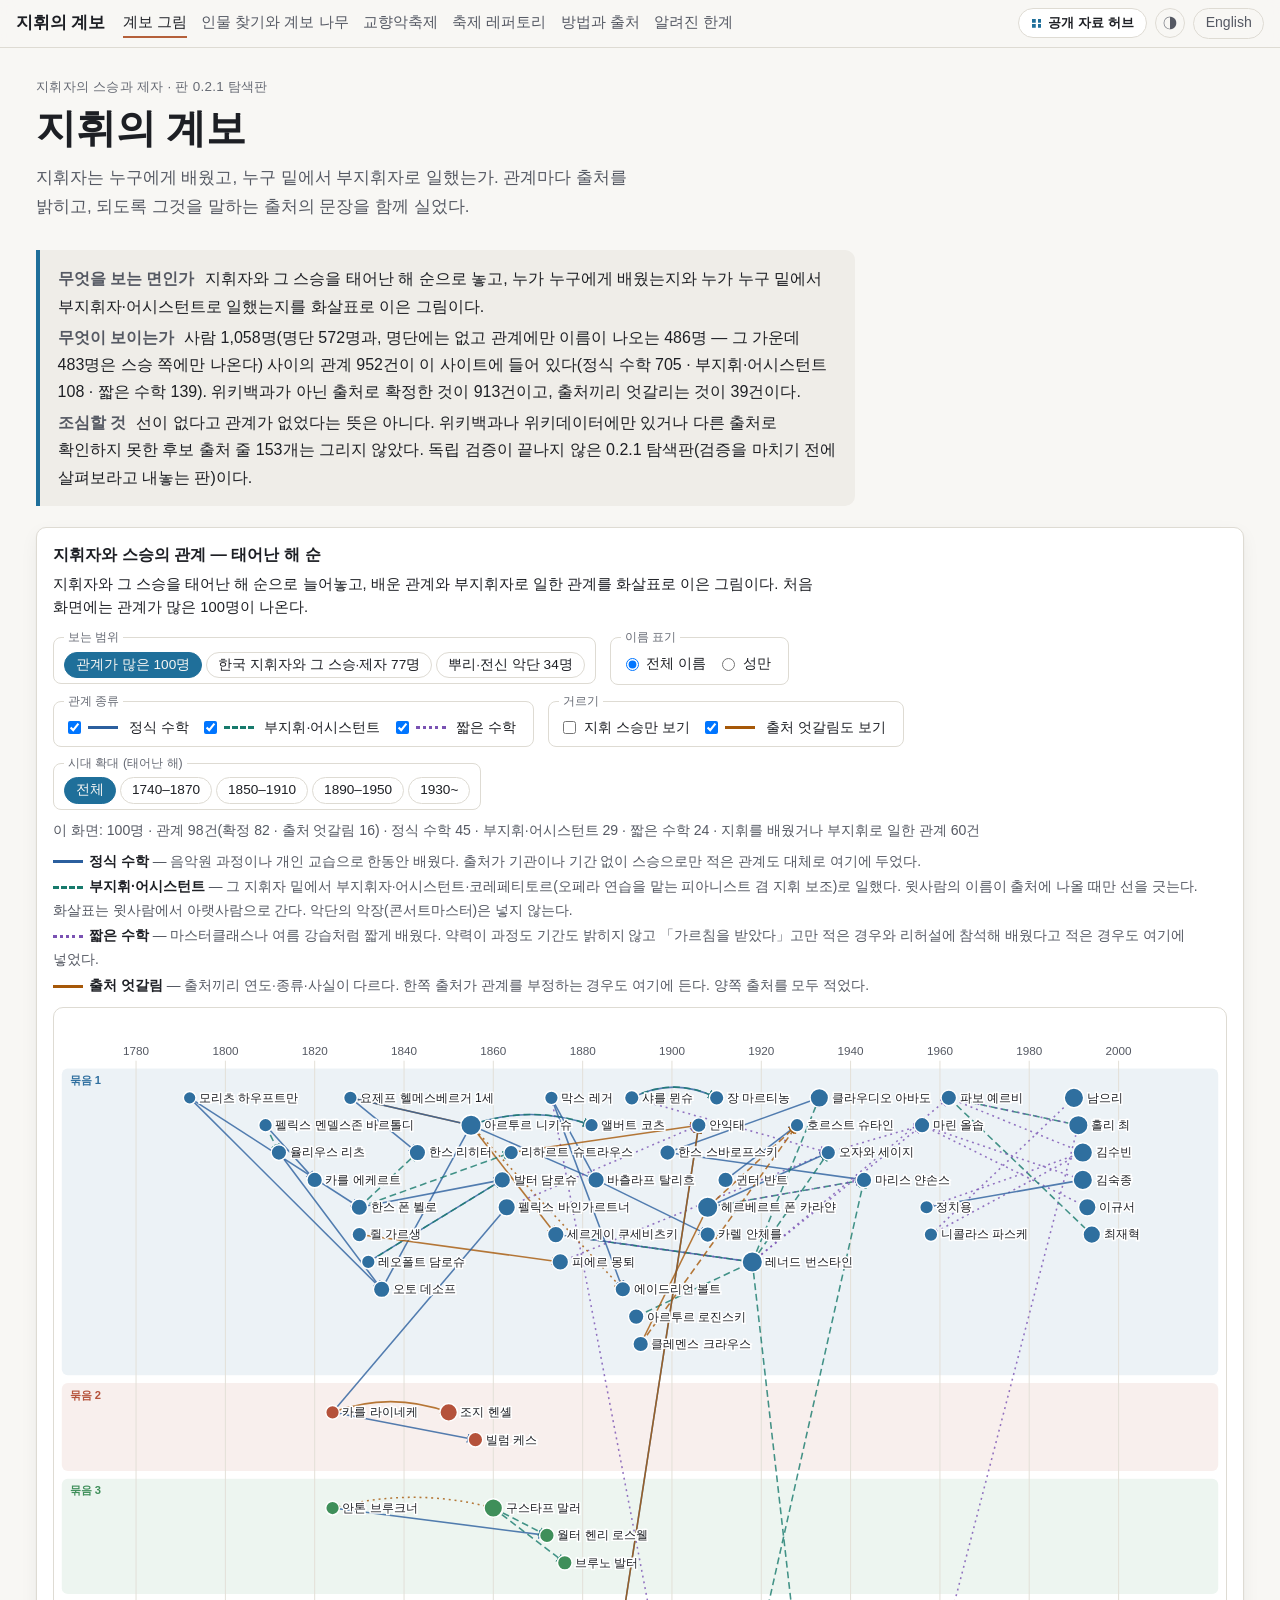
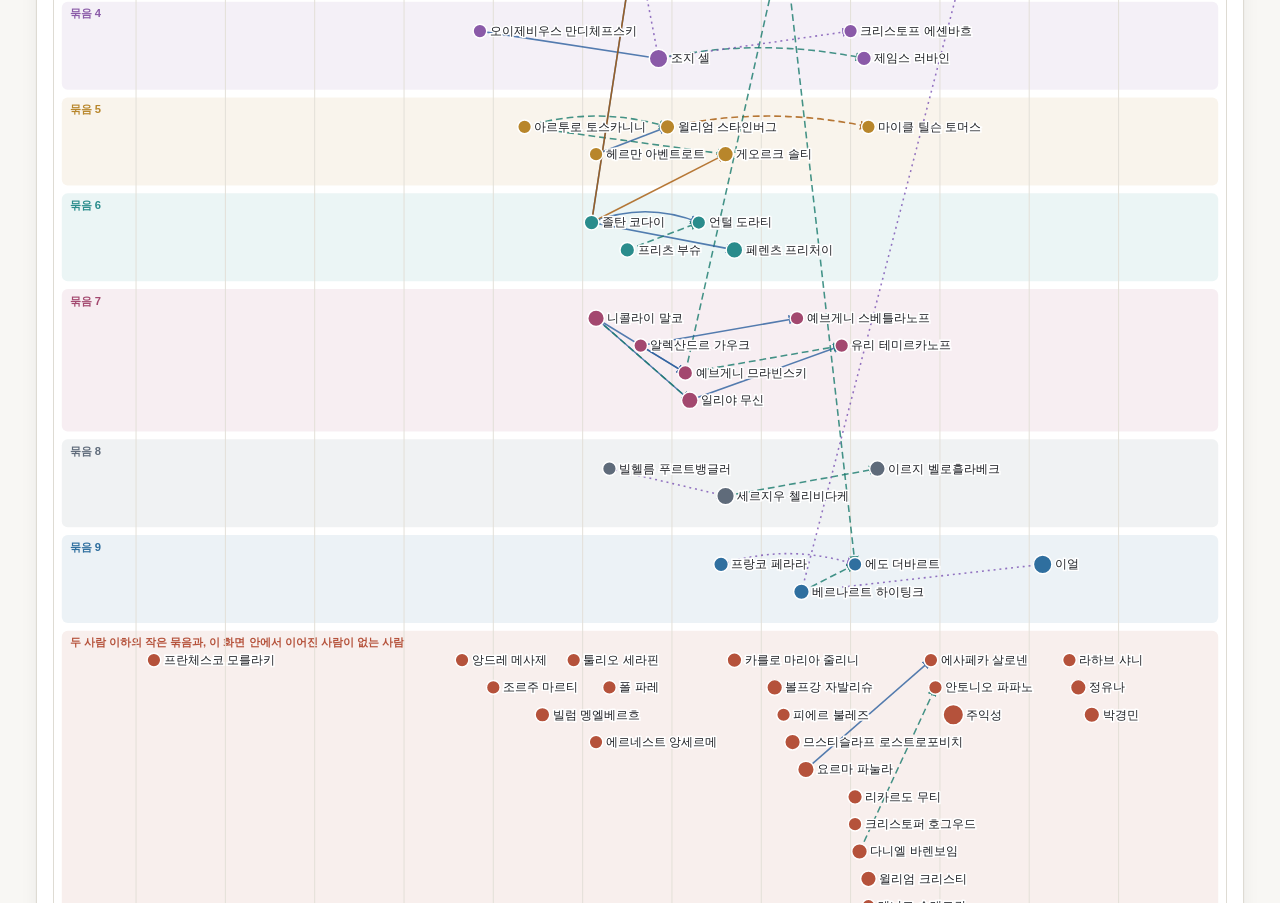
<file: docs/index.html>
<!DOCTYPE html><html lang="ko"><head><meta charset="utf-8"><meta name="viewport" content="width=device-width,initial-scale=1"><meta http-equiv="refresh" content="0; url=ko/index.html"><title>지휘의 계보 · Conductors' lineage</title></head><body><a href="ko/index.html">한국어</a> · <a href="en/index.html">English</a></body></html>
</file>
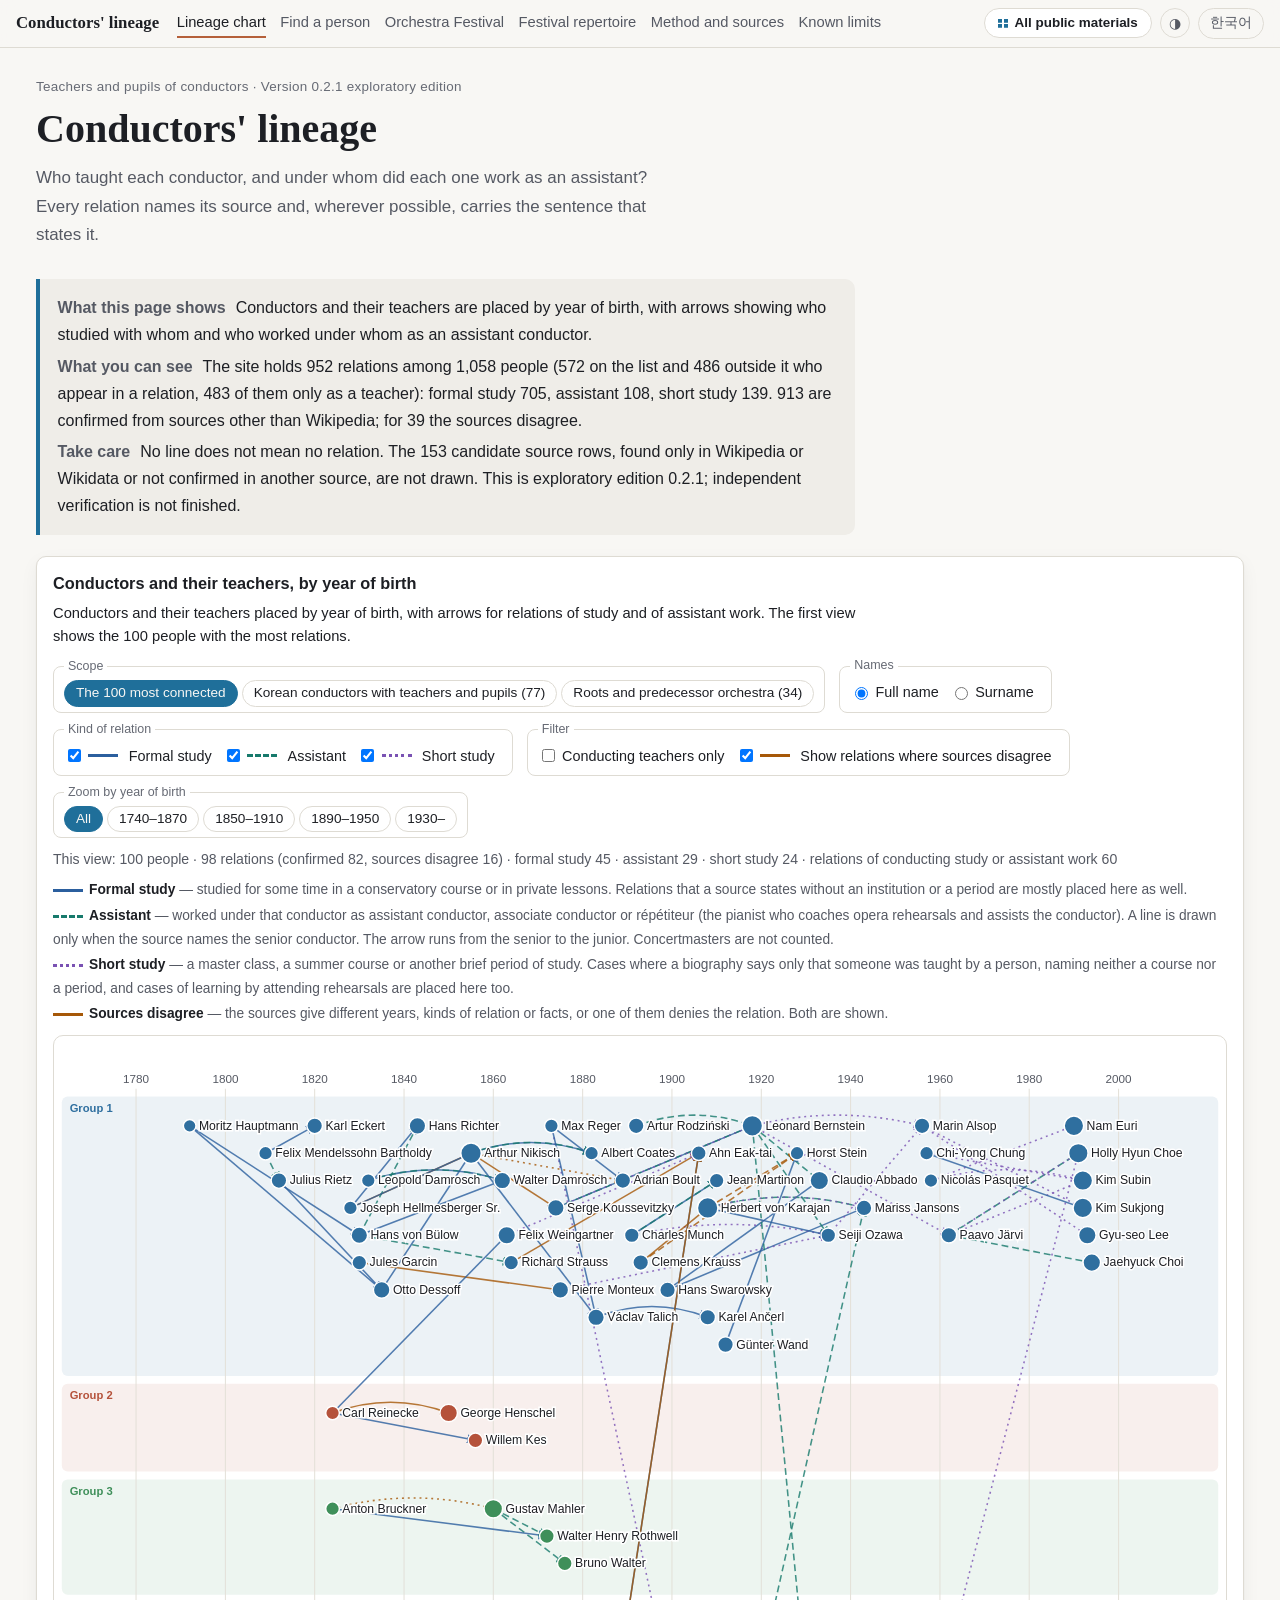
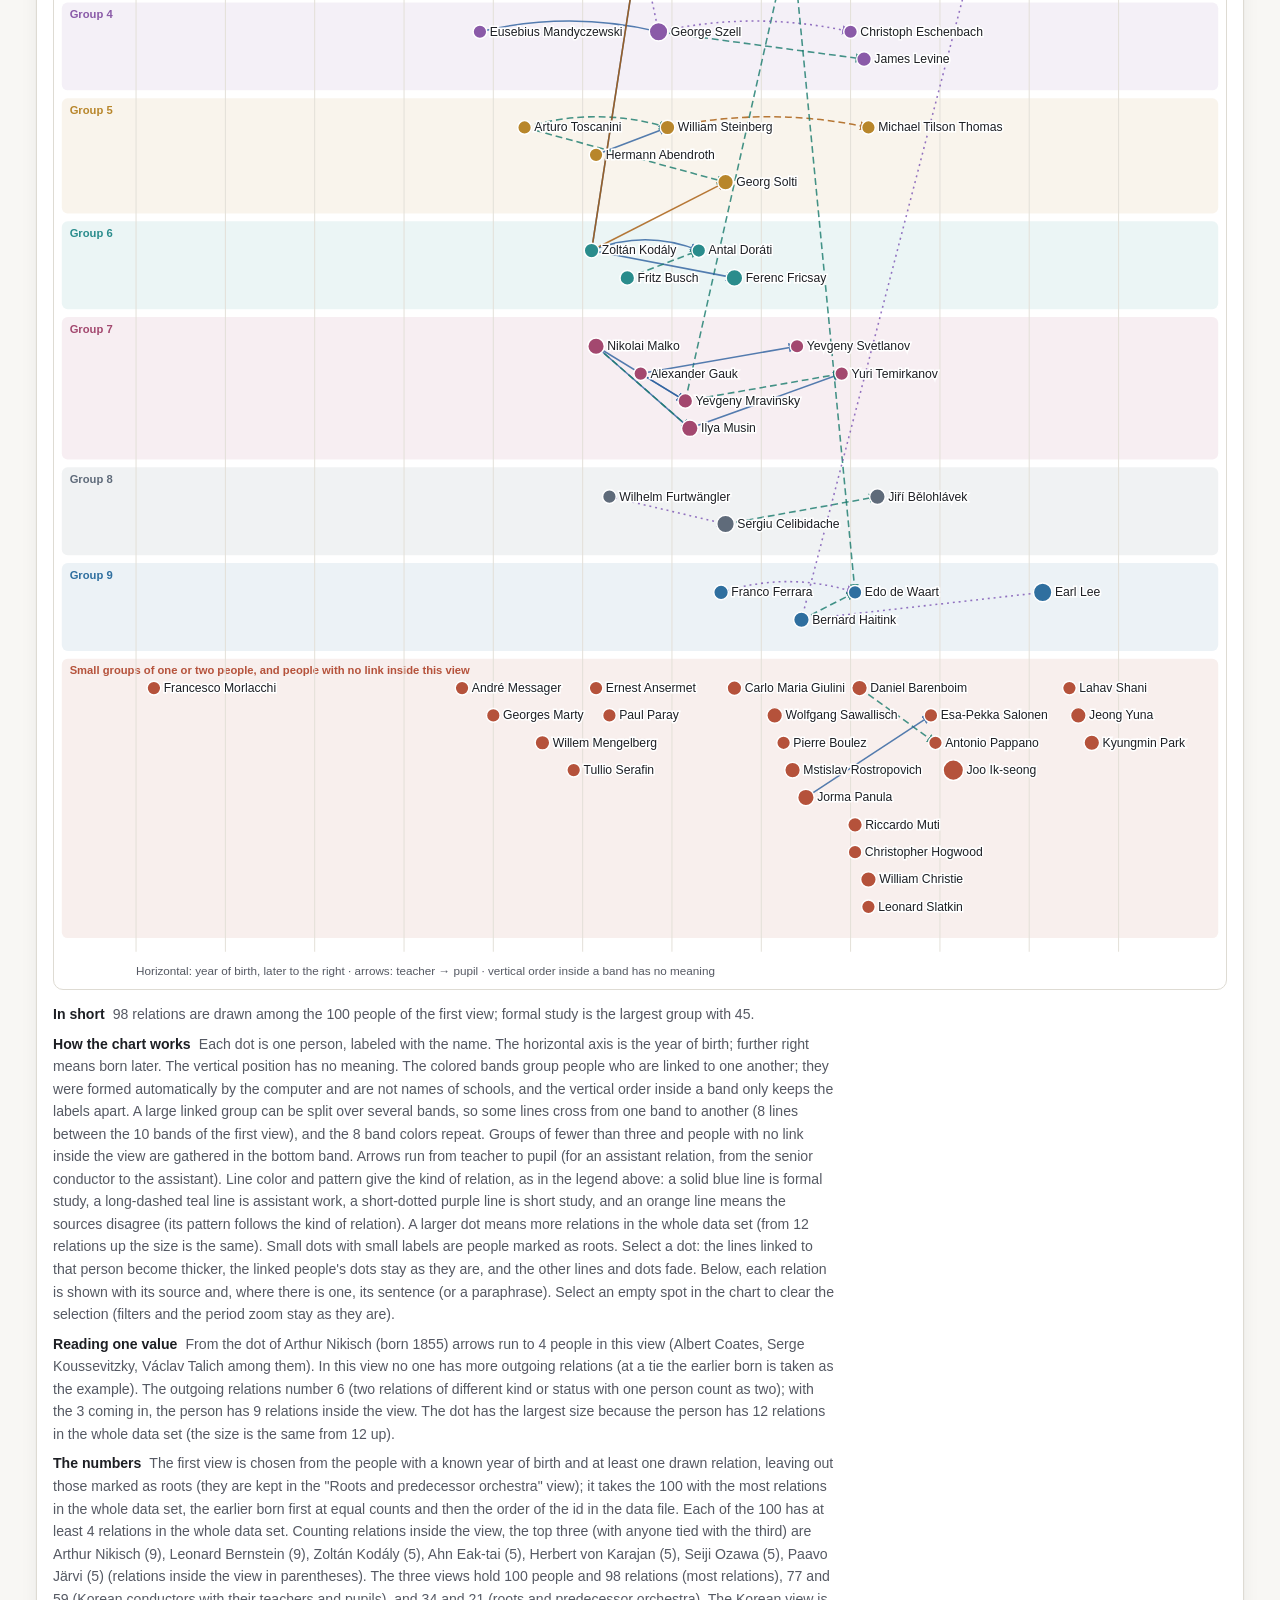
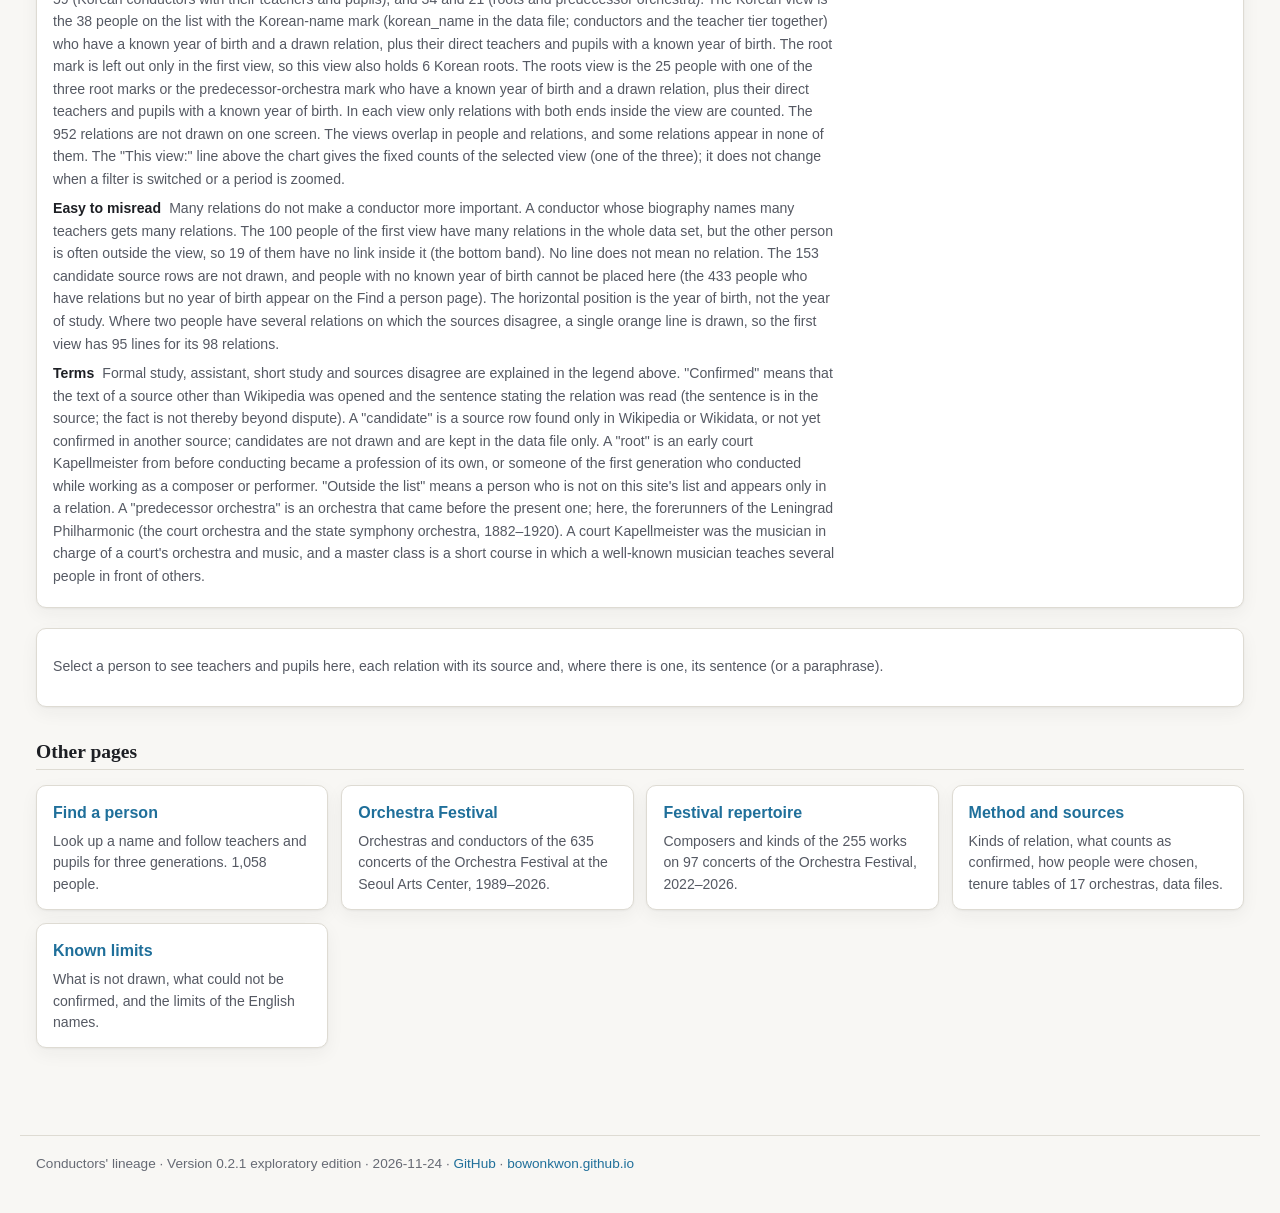
<file: docs/en/index.html>
<!DOCTYPE html>
<html lang="en"><head><meta charset="utf-8"><meta name="viewport" content="width=device-width,initial-scale=1">
<title>Conductors&#x27; lineage</title><meta name="description" content="Who taught each conductor, and whom each conductor assisted, with the source beside every relation. Exploratory edition: 1,058 people, 952 relations.">
<script>(function(){var q=new URLSearchParams(location.search).get("theme");try{if(q==="light"||q==="dark"){localStorage.setItem("cl-theme",q)}else if(q==="auto"){localStorage.removeItem("cl-theme")}var v=localStorage.getItem("cl-theme");if(v)document.documentElement.setAttribute("data-theme",v)}catch(e){}})();</script>
<link rel="stylesheet" href="../assets/style.css">
</head><body>
<header><a class="brand" href="index.html">Conductors' lineage</a><nav aria-label="Pages"><a href="index.html" class=on aria-current=page>Lineage chart</a><a href="find.html">Find a person</a><a href="festival.html">Orchestra Festival</a><a href="repertoire.html">Festival repertoire</a><a href="method.html">Method and sources</a><a href="limits.html">Known limits</a></nav>
<div class="right"><a class="hub" href="https://bowonkwon.github.io/en/">All public materials</a><button id="theme" class="theme" type="button" aria-label="Light or dark">◑</button><a class="lang" href="../ko/index.html" lang="ko">한국어</a></div></header>
<main>
<div class="hero"><p class="eyebrow">Teachers and pupils of conductors · Version 0.2.1 exploratory edition</p><h1>Conductors' lineage</h1><p class="lead">Who taught each conductor, and under whom did each one work as an assistant? Every relation names its source and, wherever possible, carries the sentence that states it.</p></div>
<div class="sum" role="note"><p><b>What this page shows</b> Conductors and their teachers are placed by year of birth, with arrows showing who studied with whom and who worked under whom as an assistant conductor.</p><p><b>What you can see</b> The site holds 952 relations among 1,058 people (572 on the list and 486 outside it who appear in a relation, 483 of them only as a teacher): formal study 705, assistant 108, short study 139. 913 are confirmed from sources other than Wikipedia; for 39 the sources disagree.</p><p><b>Take care</b> No line does not mean no relation. The 153 candidate source rows, found only in Wikipedia or Wikidata or not confirmed in another source, are not drawn. This is exploratory edition 0.2.1; independent verification is not finished.</p></div>
<figure id="fig-chart"><h2 class="figtitle" id="lineage-chart">Conductors and their teachers, by year of birth<a class="hx" href="#lineage-chart" aria-label="Link to the section ‘Conductors and their teachers, by year of birth’">#</a></h2>
<p class="fi">Conductors and their teachers placed by year of birth, with arrows for relations of study and of assistant work. The first view shows the 100 people with the most relations.</p>
<div class="ctl"><fieldset><legend>Scope</legend><span id="views" class="seg"><button type="button" data-v="top" aria-pressed="true">The 100 most connected</button><button type="button" data-v="kr" aria-pressed="false">Korean conductors with teachers and pupils (77)</button><button type="button" data-v="root" aria-pressed="false">Roots and predecessor orchestra (34)</button></span></fieldset>
<fieldset><legend>Names</legend><label><input type="radio" name="mode" value="0" checked> Full name</label> <label><input type="radio" name="mode" value="1"> Surname</label></fieldset>
<fieldset><legend>Kind of relation</legend><label><input type="checkbox" id="fT" checked><span class="sw T"></span>Formal study</label> <label><input type="checkbox" id="fA" checked><span class="sw A"></span>Assistant</label> <label><input type="checkbox" id="fM" checked><span class="sw M"></span>Short study</label></fieldset><fieldset><legend>Filter</legend><label><input type="checkbox" id="fCond"> Conducting teachers only</label> <label><input type="checkbox" id="fC" checked><span class="sw C"></span>Show relations where sources disagree</label></fieldset>
<fieldset><legend>Zoom by year of birth</legend><span id="era" class="seg"><button type="button" data-a="0" data-b="9999" aria-pressed="true">All</button><button type="button" data-a="1480" data-b="1760" aria-pressed="false">~1760</button><button type="button" data-a="1740" data-b="1870" aria-pressed="false">1740–1870</button><button type="button" data-a="1850" data-b="1910" aria-pressed="false">1850–1910</button><button type="button" data-a="1890" data-b="1950" aria-pressed="false">1890–1950</button><button type="button" data-a="1930" data-b="2010" aria-pressed="false">1930–</button></span></fieldset></div>
<p class="viewsum" id="viewcount" aria-live="polite"></p>
<ul class="legend"><li><span class="sw T"></span><b>Formal study</b> — studied for some time in a conservatory course or in private lessons. Relations that a source states without an institution or a period are mostly placed here as well.</li><li><span class="sw A"></span><b>Assistant</b> — worked under that conductor as assistant conductor, associate conductor or répétiteur (the pianist who coaches opera rehearsals and assists the conductor). A line is drawn only when the source names the senior conductor. The arrow runs from the senior to the junior. Concertmasters are not counted.</li><li><span class="sw M"></span><b>Short study</b> — a master class, a summer course or another brief period of study. Cases where a biography says only that someone was taught by a person, naming neither a course nor a period, and cases of learning by attending rehearsals are placed here too.</li><li><span class="sw C"></span><b>Sources disagree</b> — the sources give different years, kinds of relation or facts, or one of them denies the relation. Both are shown.</li></ul>
<p class="hint">On a narrow screen, scroll the chart sideways.</p>
<div class="wrap" id="chart" tabindex="0" aria-label="Conductors and their teachers, by year of birth"></div>
<figcaption><p class="cp"><b>In short</b> 98 relations are drawn among the 100 people of the first view; formal study is the largest group with 45.</p><p class="cp"><b>How the chart works</b> Each dot is one person, labeled with the name. The horizontal axis is the year of birth; further right means born later. The vertical position has no meaning. The colored bands group people who are linked to one another; they were formed automatically by the computer and are not names of schools, and the vertical order inside a band only keeps the labels apart. A large linked group can be split over several bands, so some lines cross from one band to another (8 lines between the 10 bands of the first view), and the 8 band colors repeat. Groups of fewer than three and people with no link inside the view are gathered in the bottom band. Arrows run from teacher to pupil (for an assistant relation, from the senior conductor to the assistant). Line color and pattern give the kind of relation, as in the legend above: a solid blue line is formal study, a long-dashed teal line is assistant work, a short-dotted purple line is short study, and an orange line means the sources disagree (its pattern follows the kind of relation). A larger dot means more relations in the whole data set (from 12 relations up the size is the same). Small dots with small labels are people marked as roots. Select a dot: the lines linked to that person become thicker, the linked people's dots stay as they are, and the other lines and dots fade. Below, each relation is shown with its source and, where there is one, its sentence (or a paraphrase). Select an empty spot in the chart to clear the selection (filters and the period zoom stay as they are).</p><p class="cp"><b>Reading one value</b> From the dot of Arthur Nikisch (born 1855) arrows run to 4 people in this view (Albert Coates, Serge Koussevitzky, Václav Talich among them). In this view no one has more outgoing relations (at a tie the earlier born is taken as the example). The outgoing relations number 6 (two relations of different kind or status with one person count as two); with the 3 coming in, the person has 9 relations inside the view. The dot has the largest size because the person has 12 relations in the whole data set (the size is the same from 12 up).</p><p class="cp"><b>The numbers</b> The first view is chosen from the people with a known year of birth and at least one drawn relation, leaving out those marked as roots (they are kept in the "Roots and predecessor orchestra" view); it takes the 100 with the most relations in the whole data set, the earlier born first at equal counts and then the order of the id in the data file. Each of the 100 has at least 4 relations in the whole data set. Counting relations inside the view, the top three (with anyone tied with the third) are Arthur Nikisch (9), Leonard Bernstein (9), Zoltán Kodály (5), Ahn Eak-tai (5), Herbert von Karajan (5), Seiji Ozawa (5), Paavo Järvi (5) (relations inside the view in parentheses). The three views hold 100 people and 98 relations (most relations), 77 and 59 (Korean conductors with their teachers and pupils), and 34 and 21 (roots and predecessor orchestra). The Korean view is the 38 people on the list with the Korean-name mark (korean_name in the data file; conductors and the teacher tier together) who have a known year of birth and a drawn relation, plus their direct teachers and pupils with a known year of birth. The root mark is left out only in the first view, so this view also holds 6 Korean roots. The roots view is the 25 people with one of the three root marks or the predecessor-orchestra mark who have a known year of birth and a drawn relation, plus their direct teachers and pupils with a known year of birth. In each view only relations with both ends inside the view are counted. The 952 relations are not drawn on one screen. The views overlap in people and relations, and some relations appear in none of them. The "This view:" line above the chart gives the fixed counts of the selected view (one of the three); it does not change when a filter is switched or a period is zoomed.</p><p class="cp"><b>Easy to misread</b> Many relations do not make a conductor more important. A conductor whose biography names many teachers gets many relations. The 100 people of the first view have many relations in the whole data set, but the other person is often outside the view, so 19 of them have no link inside it (the bottom band). No line does not mean no relation. The 153 candidate source rows are not drawn, and people with no known year of birth cannot be placed here (the 433 people who have relations but no year of birth appear on the Find a person page). The horizontal position is the year of birth, not the year of study. Where two people have several relations on which the sources disagree, a single orange line is drawn, so the first view has 95 lines for its 98 relations.</p><p class="cp"><b>Terms</b> Formal study, assistant, short study and sources disagree are explained in the legend above. "Confirmed" means that the text of a source other than Wikipedia was opened and the sentence stating the relation was read (the sentence is in the source; the fact is not thereby beyond dispute). A "candidate" is a source row found only in Wikipedia or Wikidata, or not yet confirmed in another source; candidates are not drawn and are kept in the data file only. A "root" is an early court Kapellmeister from before conducting became a profession of its own, or someone of the first generation who conducted while working as a composer or performer. "Outside the list" means a person who is not on this site's list and appears only in a relation. A "predecessor orchestra" is an orchestra that came before the present one; here, the forerunners of the Leningrad Philharmonic (the court orchestra and the state symphony orchestra, 1882–1920). A court Kapellmeister was the musician in charge of a court's orchestra and music, and a master class is a short course in which a well-known musician teaches several people in front of others.</p></figcaption></figure>
<section class="box" id="panel" aria-live="polite"></section>
<h2 id="more">Other pages<a class="hx" href="#more" aria-label="Link to the section ‘Other pages’">#</a></h2><div class="cards"><a class="card" href="find.html"><b>Find a person</b><small>Look up a name and follow teachers and pupils for three generations. 1,058 people.</small></a><a class="card" href="festival.html"><b>Orchestra Festival</b><small>Orchestras and conductors of the 635 concerts of the Orchestra Festival at the Seoul Arts Center, 1989–2026.</small></a><a class="card" href="repertoire.html"><b>Festival repertoire</b><small>Composers and kinds of the 255 works on 97 concerts of the Orchestra Festival, 2022–2026.</small></a><a class="card" href="method.html"><b>Method and sources</b><small>Kinds of relation, what counts as confirmed, how people were chosen, tenure tables of 17 orchestras, data files.</small></a><a class="card" href="limits.html"><b>Known limits</b><small>What is not drawn, what could not be confirmed, and the limits of the English names.</small></a></div>
</main>
<footer>Conductors' lineage · Version 0.2.1 exploratory edition · 2026-11-24 · <a href="https://github.com/BowonKwon/Conductors-Lineage">GitHub</a> · <a href="https://bowonkwon.github.io/en/">bowonkwon.github.io</a></footer>
<script src="../assets/data.js"></script><script>window.CL_T={"chart_aria": "Relations among {n} conductors and teachers, by year of birth", "lane": "Group {n}", "lane_loose": "Small groups of one or two people, and people with no link inside this view", "axis": "Horizontal: year of birth, later to the right · arrows: teacher → pupil · vertical order inside a band has no meaning", "type": {"T": "formal study", "A": "assistant", "M": "short study"}, "conflict": "sources disagree", "candidate": "candidate", "denies": "this source denies the relation", "ctx": "(read from context)", "subject": "Subject:", "year_unverified": "(year not confirmed in the source)", "paraphrase": "Paraphrase:", "source_link": "source", "mark": {"root": "Root: an early Kapellmeister or composer from before conducting became a profession of its own", "root_kr": "Root: first Korean generation, a composer or performer who also conducted", "root_dresden": "Root: led music at the Dresden court before 1733 (Kapellmeister and the like)", "predecessor_leningrad": "Predecessor orchestra: led a predecessor of the Leningrad Philharmonic (Court Orchestra and State Orchestra, 1882–1920)", "festival_only": "Included on the basis of an appearance at the Orchestra Festival", "abroad_kr": "Conductor of Korean descent with foreign nationality and no post as head of a Korean orchestra."}, "abroad_basis": "Reason for inclusion: {b}", "outside": "Outside the list: not on the list, appears only in a relation (mostly as the teacher). Dates and this person's own teachers were not researched separately.", "tenure_h": "Tenures as head of the 17 orchestras", "career": "Career note:", "career_ko": "Career note (in Korean):", "rr_title": "* The conductor's own Latin spelling was not found: customary spelling of the surname, given name by the Revised Romanization of Korean. The conductor's own spelling may differ.", "ko_tentative": "", "teachers_h": "Teachers and seniors", "pupils_h": "Pupils and assistants", "no_teacher": "No relation drawn yet.", "no_pupil": "No relation drawn yet.", "wikidata": "Wikidata", "to_tree": "Open this person's lineage tree", "tree_h": "Lineage tree: {name}", "tree_h0": "Lineage tree", "tree_none": "No one is linked to this person by a relation drawn here yet (if a filter is on, try turning it off).", "tree_empty": "Type a name above or pick an example to draw that person's teachers and pupils for three generations.", "tree_note": "Teachers are to the left and pupils to the right, up to three generations on each side. A dashed box is a person outside the list.", "tree_note_m": "Teachers are above and pupils below. The color of the left edge is the kind of relation in the legend. The small text beside each teacher's or pupil's name gives the person linked to and, where known, that teacher's or pupil's year of birth. Select a name to move to that person.", "gen_up": "Teachers, {n} up", "gen_dn": "Pupils, {n} down", "gen_me": "Selected", "panel_empty": "Select a person to see teachers and pupils here, each relation with its source and, where there is one, its sentence (or a paraphrase).", "find_href": "find.html"};</script><script src="../assets/app.js"></script><script>(function(){var d=document,r=d.documentElement,h=d.querySelector("header"),SF=1024,m=SF&&window.matchMedia?matchMedia("(min-width:"+SF+"px)"):null;r.classList.add("navjs");function gap(){var on=h&&m&&m.matches&&window.CSS&&CSS.supports&&CSS.supports("overflow-x","clip");r.style.setProperty("--hh",on?(h.offsetHeight+12)+"px":".9rem")}gap();addEventListener("resize",gap);addEventListener("load",gap);var c=d.querySelector("nav.toc"),p=d.querySelector(".totoc");function pill(){p.classList.toggle("show",c.getBoundingClientRect().bottom<0)}if(c&&p){addEventListener("scroll",pill,{passive:true});addEventListener("resize",pill);pill()}var hl=d.querySelector("header a.lang,header .lang a");if(h&&hl){var fl=d.createElement("a");fl.className="tolang";fl.href=hl.getAttribute("href");fl.textContent=hl.textContent;d.body.appendChild(fl);function lp(){var off=h.getBoundingClientRect().bottom<0;fl.classList.toggle("show",off);r.style.setProperty("--tocw",p&&p.classList.contains("show")?(p.offsetWidth+8)+"px":"0px")}addEventListener("scroll",lp,{passive:true});addEventListener("resize",lp);lp()}var ls=d.querySelectorAll("header a.lang,header .lang a,a.tolang");for(var i=0;i<ls.length;i++)(function(l){l.addEventListener("click",function(){if(location.hash&&(l.getAttribute("href")||"").indexOf("http")!==0)l.href=l.href.split("#")[0]+location.hash})})(ls[i])})();</script>
</body></html>
</file>
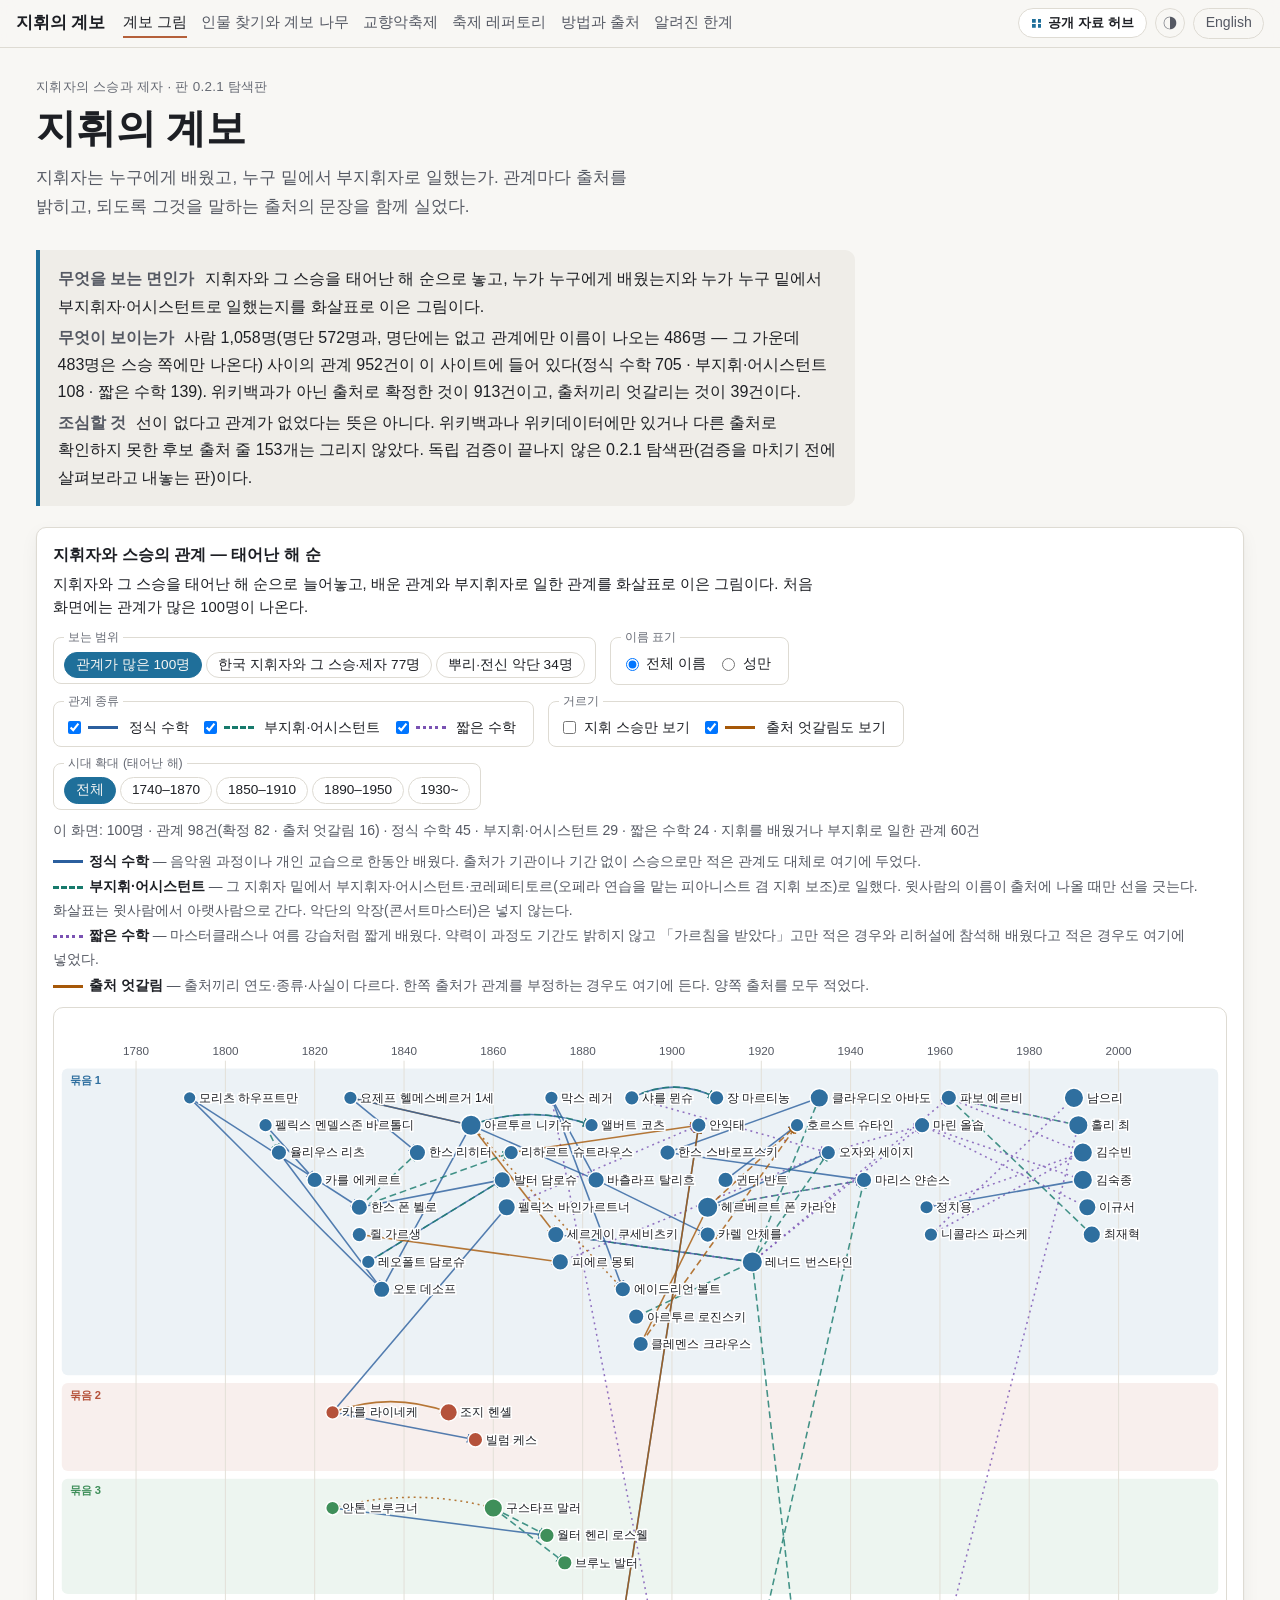
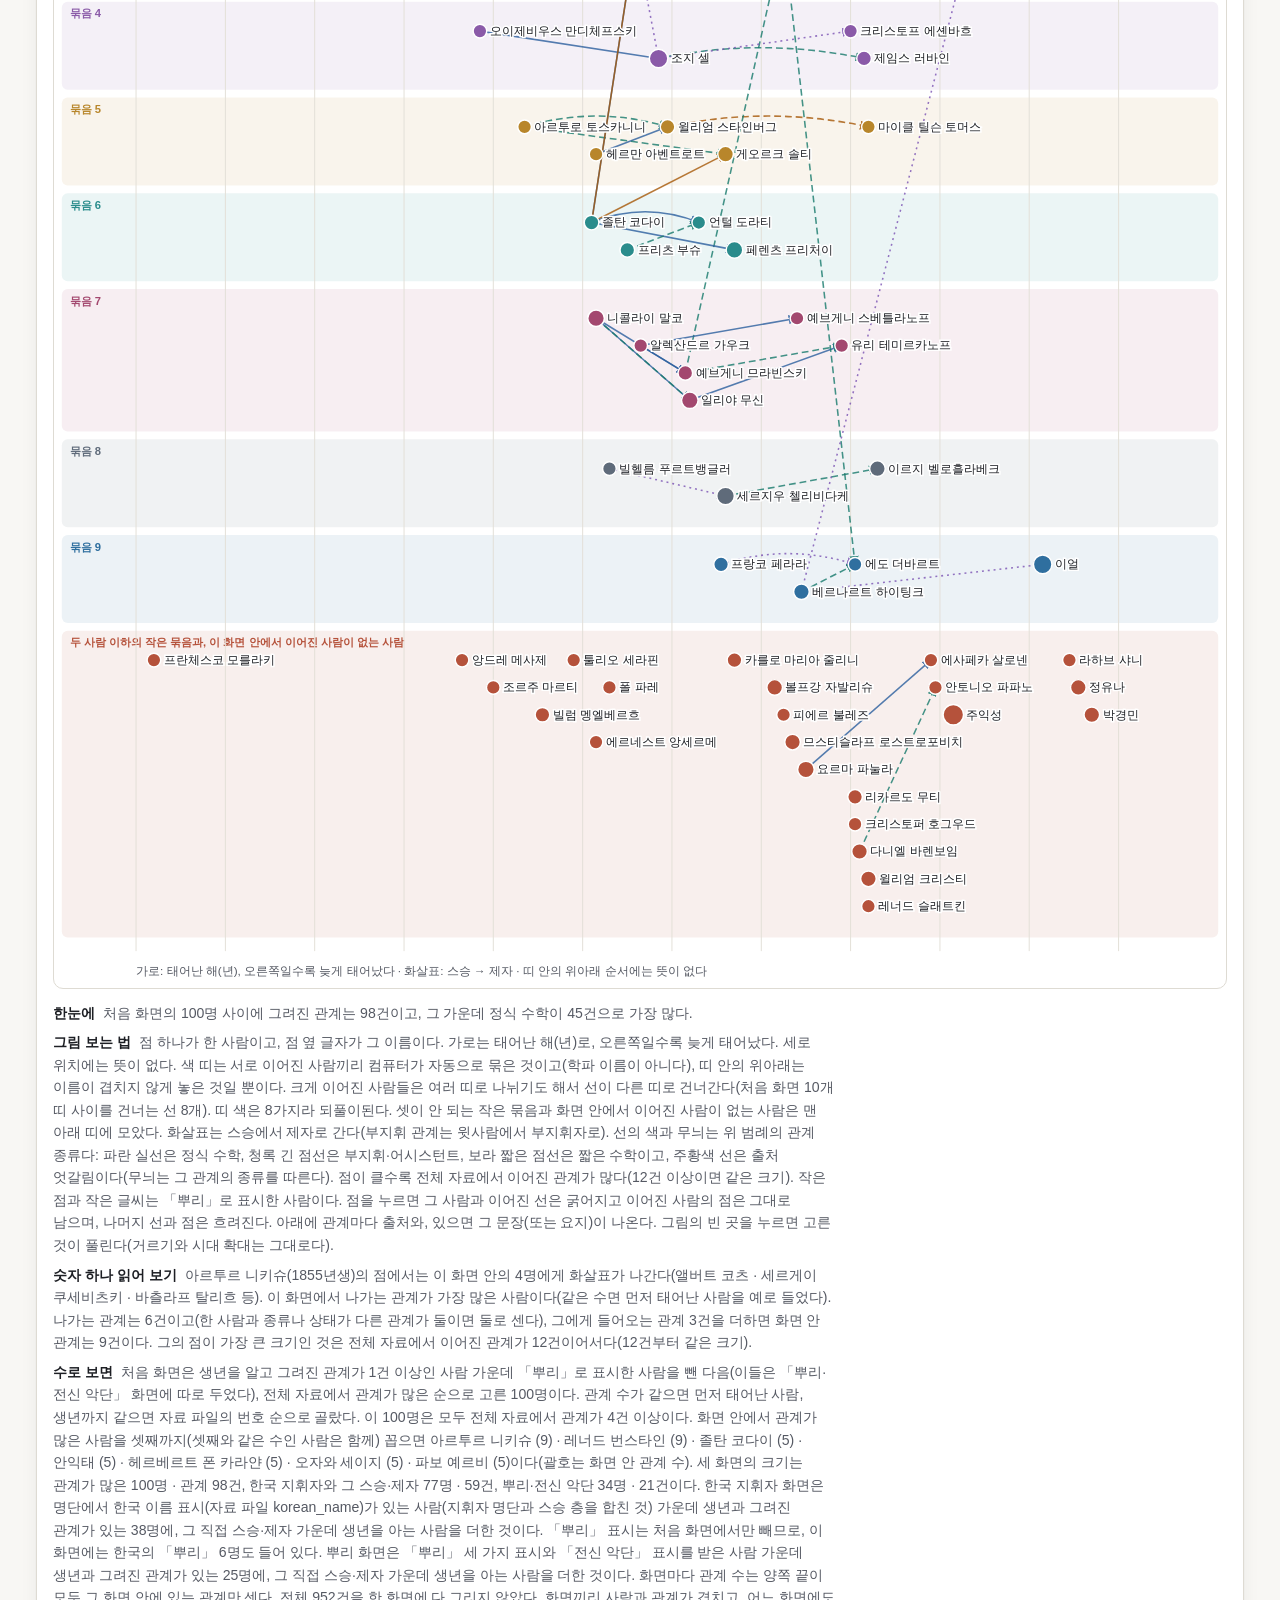
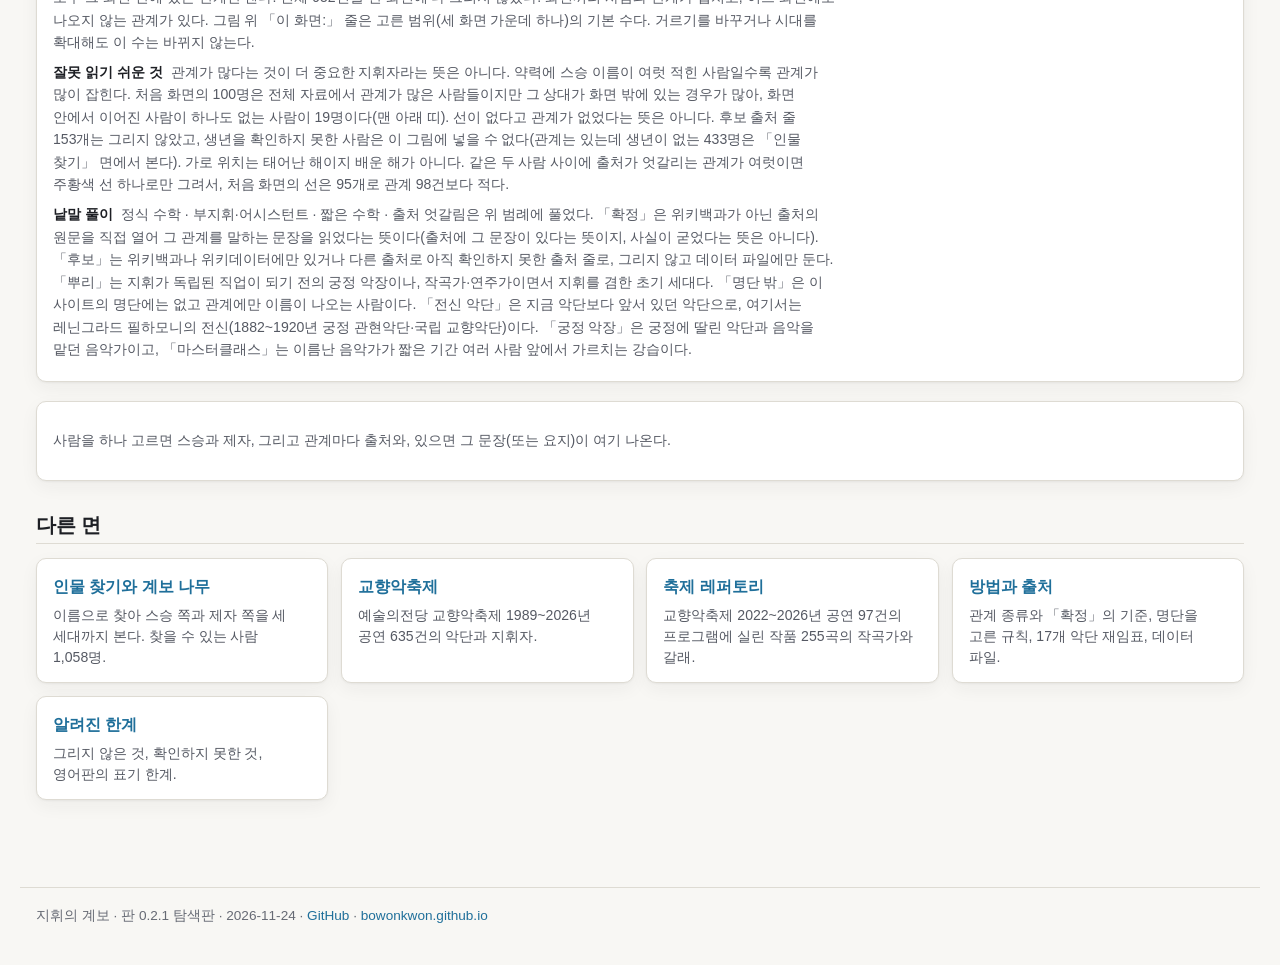
<file: docs/ko/index.html>
<!DOCTYPE html>
<html lang="ko"><head><meta charset="utf-8"><meta name="viewport" content="width=device-width,initial-scale=1">
<title>지휘의 계보</title><meta name="description" content="지휘자가 누구에게 배웠고 누구 밑에서 부지휘자로 일했는지를 관계마다 출처와 함께 그린 탐색판. 사람 1,058명, 관계 952건.">
<script>(function(){var q=new URLSearchParams(location.search).get("theme");try{if(q==="light"||q==="dark"){localStorage.setItem("cl-theme",q)}else if(q==="auto"){localStorage.removeItem("cl-theme")}var v=localStorage.getItem("cl-theme");if(v)document.documentElement.setAttribute("data-theme",v)}catch(e){}})();</script>
<link rel="stylesheet" href="../assets/style.css">
</head><body>
<header><a class="brand" href="index.html">지휘의 계보</a><nav aria-label="면"><a href="index.html" class=on aria-current=page>계보 그림</a><a href="find.html">인물 찾기와 계보 나무</a><a href="festival.html">교향악축제</a><a href="repertoire.html">축제 레퍼토리</a><a href="method.html">방법과 출처</a><a href="limits.html">알려진 한계</a></nav>
<div class="right"><a class="hub" href="https://bowonkwon.github.io/">공개 자료 허브</a><button id="theme" class="theme" type="button" aria-label="밝게·어둡게">◑</button><a class="lang" href="../en/index.html" lang="en">English</a></div></header>
<main>
<div class="hero"><p class="eyebrow">지휘자의 스승과 제자 · 판 0.2.1 탐색판</p><h1>지휘의 계보</h1><p class="lead">지휘자는 누구에게 배웠고, 누구 밑에서 부지휘자로 일했는가. 관계마다 출처를 밝히고, 되도록 그것을 말하는 출처의 문장을 함께 실었다.</p></div>
<div class="sum" role="note"><p><b>무엇을 보는 면인가</b> 지휘자와 그 스승을 태어난 해 순으로 놓고, 누가 누구에게 배웠는지와 누가 누구 밑에서 부지휘자·어시스턴트로 일했는지를 화살표로 이은 그림이다.</p><p><b>무엇이 보이는가</b> 사람 1,058명(명단 572명과, 명단에는 없고 관계에만 이름이 나오는 486명 — 그 가운데 483명은 스승 쪽에만 나온다) 사이의 관계 952건이 이 사이트에 들어 있다(정식 수학 705 · 부지휘·어시스턴트 108 · 짧은 수학 139). 위키백과가 아닌 출처로 확정한 것이 913건이고, 출처끼리 엇갈리는 것이 39건이다.</p><p><b>조심할 것</b> 선이 없다고 관계가 없었다는 뜻은 아니다. 위키백과나 위키데이터에만 있거나 다른 출처로 확인하지 못한 후보 출처 줄 153개는 그리지 않았다. 독립 검증이 끝나지 않은 0.2.1 탐색판(검증을 마치기 전에 살펴보라고 내놓는 판)이다.</p></div>
<figure id="fig-chart"><h2 class="figtitle" id="lineage-chart">지휘자와 스승의 관계 — 태어난 해 순<a class="hx" href="#lineage-chart" aria-label="‘지휘자와 스승의 관계 — 태어난 해 순’ 절로 바로 가는 링크">#</a></h2>
<p class="fi">지휘자와 그 스승을 태어난 해 순으로 늘어놓고, 배운 관계와 부지휘자로 일한 관계를 화살표로 이은 그림이다. 처음 화면에는 관계가 많은 100명이 나온다.</p>
<div class="ctl"><fieldset><legend>보는 범위</legend><span id="views" class="seg"><button type="button" data-v="top" aria-pressed="true">관계가 많은 100명</button><button type="button" data-v="kr" aria-pressed="false">한국 지휘자와 그 스승·제자 77명</button><button type="button" data-v="root" aria-pressed="false">뿌리·전신 악단 34명</button></span></fieldset>
<fieldset><legend>이름 표기</legend><label><input type="radio" name="mode" value="0" checked> 전체 이름</label> <label><input type="radio" name="mode" value="1"> 성만</label></fieldset>
<fieldset><legend>관계 종류</legend><label><input type="checkbox" id="fT" checked><span class="sw T"></span>정식 수학</label> <label><input type="checkbox" id="fA" checked><span class="sw A"></span>부지휘·어시스턴트</label> <label><input type="checkbox" id="fM" checked><span class="sw M"></span>짧은 수학</label></fieldset><fieldset><legend>거르기</legend><label><input type="checkbox" id="fCond"> 지휘 스승만 보기</label> <label><input type="checkbox" id="fC" checked><span class="sw C"></span>출처 엇갈림도 보기</label></fieldset>
<fieldset><legend>시대 확대 (태어난 해)</legend><span id="era" class="seg"><button type="button" data-a="0" data-b="9999" aria-pressed="true">전체</button><button type="button" data-a="1480" data-b="1760" aria-pressed="false">~1760</button><button type="button" data-a="1740" data-b="1870" aria-pressed="false">1740–1870</button><button type="button" data-a="1850" data-b="1910" aria-pressed="false">1850–1910</button><button type="button" data-a="1890" data-b="1950" aria-pressed="false">1890–1950</button><button type="button" data-a="1930" data-b="2010" aria-pressed="false">1930~</button></span></fieldset></div>
<p class="viewsum" id="viewcount" aria-live="polite"></p>
<ul class="legend"><li><span class="sw T"></span><b>정식 수학</b> — 음악원 과정이나 개인 교습으로 한동안 배웠다. 출처가 기관이나 기간 없이 스승으로만 적은 관계도 대체로 여기에 두었다.</li><li><span class="sw A"></span><b>부지휘·어시스턴트</b> — 그 지휘자 밑에서 부지휘자·어시스턴트·코레페티토르(오페라 연습을 맡는 피아니스트 겸 지휘 보조)로 일했다. 윗사람의 이름이 출처에 나올 때만 선을 긋는다. 화살표는 윗사람에서 아랫사람으로 간다. 악단의 악장(콘서트마스터)은 넣지 않는다.</li><li><span class="sw M"></span><b>짧은 수학</b> — 마스터클래스나 여름 강습처럼 짧게 배웠다. 약력이 과정도 기간도 밝히지 않고 「가르침을 받았다」고만 적은 경우와 리허설에 참석해 배웠다고 적은 경우도 여기에 넣었다.</li><li><span class="sw C"></span><b>출처 엇갈림</b> — 출처끼리 연도·종류·사실이 다르다. 한쪽 출처가 관계를 부정하는 경우도 여기에 든다. 양쪽 출처를 모두 적었다.</li></ul>
<p class="hint">화면이 좁으면 그림을 옆으로 밀어서 본다.</p>
<div class="wrap" id="chart" tabindex="0" aria-label="지휘자와 스승의 관계 — 태어난 해 순"></div>
<figcaption><p class="cp"><b>한눈에</b> 처음 화면의 100명 사이에 그려진 관계는 98건이고, 그 가운데 정식 수학이 45건으로 가장 많다.</p><p class="cp"><b>그림 보는 법</b> 점 하나가 한 사람이고, 점 옆 글자가 그 이름이다. 가로는 태어난 해(년)로, 오른쪽일수록 늦게 태어났다. 세로 위치에는 뜻이 없다. 색 띠는 서로 이어진 사람끼리 컴퓨터가 자동으로 묶은 것이고(학파 이름이 아니다), 띠 안의 위아래는 이름이 겹치지 않게 놓은 것일 뿐이다. 크게 이어진 사람들은 여러 띠로 나뉘기도 해서 선이 다른 띠로 건너간다(처음 화면 10개 띠 사이를 건너는 선 8개). 띠 색은 8가지라 되풀이된다. 셋이 안 되는 작은 묶음과 화면 안에서 이어진 사람이 없는 사람은 맨 아래 띠에 모았다. 화살표는 스승에서 제자로 간다(부지휘 관계는 윗사람에서 부지휘자로). 선의 색과 무늬는 위 범례의 관계 종류다: 파란 실선은 정식 수학, 청록 긴 점선은 부지휘·어시스턴트, 보라 짧은 점선은 짧은 수학이고, 주황색 선은 출처 엇갈림이다(무늬는 그 관계의 종류를 따른다). 점이 클수록 전체 자료에서 이어진 관계가 많다(12건 이상이면 같은 크기). 작은 점과 작은 글씨는 「뿌리」로 표시한 사람이다. 점을 누르면 그 사람과 이어진 선은 굵어지고 이어진 사람의 점은 그대로 남으며, 나머지 선과 점은 흐려진다. 아래에 관계마다 출처와, 있으면 그 문장(또는 요지)이 나온다. 그림의 빈 곳을 누르면 고른 것이 풀린다(거르기와 시대 확대는 그대로다).</p><p class="cp"><b>숫자 하나 읽어 보기</b> 아르투르 니키슈(1855년생)의 점에서는 이 화면 안의 4명에게 화살표가 나간다(앨버트 코츠 · 세르게이 쿠세비츠키 · 바츨라프 탈리흐 등). 이 화면에서 나가는 관계가 가장 많은 사람이다(같은 수면 먼저 태어난 사람을 예로 들었다). 나가는 관계는 6건이고(한 사람과 종류나 상태가 다른 관계가 둘이면 둘로 센다), 그에게 들어오는 관계 3건을 더하면 화면 안 관계는 9건이다. 그의 점이 가장 큰 크기인 것은 전체 자료에서 이어진 관계가 12건이어서다(12건부터 같은 크기).</p><p class="cp"><b>수로 보면</b> 처음 화면은 생년을 알고 그려진 관계가 1건 이상인 사람 가운데 「뿌리」로 표시한 사람을 뺀 다음(이들은 「뿌리·전신 악단」 화면에 따로 두었다), 전체 자료에서 관계가 많은 순으로 고른 100명이다. 관계 수가 같으면 먼저 태어난 사람, 생년까지 같으면 자료 파일의 번호 순으로 골랐다. 이 100명은 모두 전체 자료에서 관계가 4건 이상이다. 화면 안에서 관계가 많은 사람을 셋째까지(셋째와 같은 수인 사람은 함께) 꼽으면 아르투르 니키슈 (9) · 레너드 번스타인 (9) · 졸탄 코다이 (5) · 안익태 (5) · 헤르베르트 폰 카라얀 (5) · 오자와 세이지 (5) · 파보 예르비 (5)이다(괄호는 화면 안 관계 수). 세 화면의 크기는 관계가 많은 100명 · 관계 98건, 한국 지휘자와 그 스승·제자 77명 · 59건, 뿌리·전신 악단 34명 · 21건이다. 한국 지휘자 화면은 명단에서 한국 이름 표시(자료 파일 korean_name)가 있는 사람(지휘자 명단과 스승 층을 합친 것) 가운데 생년과 그려진 관계가 있는 38명에, 그 직접 스승·제자 가운데 생년을 아는 사람을 더한 것이다. 「뿌리」 표시는 처음 화면에서만 빼므로, 이 화면에는 한국의 「뿌리」 6명도 들어 있다. 뿌리 화면은 「뿌리」 세 가지 표시와 「전신 악단」 표시를 받은 사람 가운데 생년과 그려진 관계가 있는 25명에, 그 직접 스승·제자 가운데 생년을 아는 사람을 더한 것이다. 화면마다 관계 수는 양쪽 끝이 모두 그 화면 안에 있는 관계만 센다. 전체 952건을 한 화면에 다 그리지 않았다. 화면끼리 사람과 관계가 겹치고, 어느 화면에도 나오지 않는 관계가 있다. 그림 위 「이 화면:」 줄은 고른 범위(세 화면 가운데 하나)의 기본 수다. 거르기를 바꾸거나 시대를 확대해도 이 수는 바뀌지 않는다.</p><p class="cp"><b>잘못 읽기 쉬운 것</b> 관계가 많다는 것이 더 중요한 지휘자라는 뜻은 아니다. 약력에 스승 이름이 여럿 적힌 사람일수록 관계가 많이 잡힌다. 처음 화면의 100명은 전체 자료에서 관계가 많은 사람들이지만 그 상대가 화면 밖에 있는 경우가 많아, 화면 안에서 이어진 사람이 하나도 없는 사람이 19명이다(맨 아래 띠). 선이 없다고 관계가 없었다는 뜻은 아니다. 후보 출처 줄 153개는 그리지 않았고, 생년을 확인하지 못한 사람은 이 그림에 넣을 수 없다(관계는 있는데 생년이 없는 433명은 「인물 찾기」 면에서 본다). 가로 위치는 태어난 해이지 배운 해가 아니다. 같은 두 사람 사이에 출처가 엇갈리는 관계가 여럿이면 주황색 선 하나로만 그려서, 처음 화면의 선은 95개로 관계 98건보다 적다.</p><p class="cp"><b>낱말 풀이</b> 정식 수학 · 부지휘·어시스턴트 · 짧은 수학 · 출처 엇갈림은 위 범례에 풀었다. 「확정」은 위키백과가 아닌 출처의 원문을 직접 열어 그 관계를 말하는 문장을 읽었다는 뜻이다(출처에 그 문장이 있다는 뜻이지, 사실이 굳었다는 뜻은 아니다). 「후보」는 위키백과나 위키데이터에만 있거나 다른 출처로 아직 확인하지 못한 출처 줄로, 그리지 않고 데이터 파일에만 둔다. 「뿌리」는 지휘가 독립된 직업이 되기 전의 궁정 악장이나, 작곡가·연주가이면서 지휘를 겸한 초기 세대다. 「명단 밖」은 이 사이트의 명단에는 없고 관계에만 이름이 나오는 사람이다. 「전신 악단」은 지금 악단보다 앞서 있던 악단으로, 여기서는 레닌그라드 필하모니의 전신(1882~1920년 궁정 관현악단·국립 교향악단)이다. 「궁정 악장」은 궁정에 딸린 악단과 음악을 맡던 음악가이고, 「마스터클래스」는 이름난 음악가가 짧은 기간 여러 사람 앞에서 가르치는 강습이다.</p></figcaption></figure>
<section class="box" id="panel" aria-live="polite"></section>
<h2 id="more">다른 면<a class="hx" href="#more" aria-label="‘다른 면’ 절로 바로 가는 링크">#</a></h2><div class="cards"><a class="card" href="find.html"><b>인물 찾기와 계보 나무</b><small>이름으로 찾아 스승 쪽과 제자 쪽을 세 세대까지 본다. 찾을 수 있는 사람 1,058명.</small></a><a class="card" href="festival.html"><b>교향악축제</b><small>예술의전당 교향악축제 1989~2026년 공연 635건의 악단과 지휘자.</small></a><a class="card" href="repertoire.html"><b>축제 레퍼토리</b><small>교향악축제 2022~2026년 공연 97건의 프로그램에 실린 작품 255곡의 작곡가와 갈래.</small></a><a class="card" href="method.html"><b>방법과 출처</b><small>관계 종류와 「확정」의 기준, 명단을 고른 규칙, 17개 악단 재임표, 데이터 파일.</small></a><a class="card" href="limits.html"><b>알려진 한계</b><small>그리지 않은 것, 확인하지 못한 것, 영어판의 표기 한계.</small></a></div>
</main>
<footer>지휘의 계보 · 판 0.2.1 탐색판 · 2026-11-24 · <a href="https://github.com/BowonKwon/Conductors-Lineage">GitHub</a> · <a href="https://bowonkwon.github.io/">bowonkwon.github.io</a></footer>
<script src="../assets/data.js"></script><script>window.CL_T={"chart_aria": "지휘자와 스승 {n}명의 관계, 태어난 해 순", "lane": "묶음 {n}", "lane_loose": "두 사람 이하의 작은 묶음과, 이 화면 안에서 이어진 사람이 없는 사람", "axis": "가로: 태어난 해(년), 오른쪽일수록 늦게 태어났다 · 화살표: 스승 → 제자 · 띠 안의 위아래 순서에는 뜻이 없다", "type": {"T": "정식 수학", "A": "부지휘·어시스턴트", "M": "짧은 수학"}, "conflict": "출처 엇갈림", "candidate": "후보", "denies": "이 출처는 관계를 부정한다", "ctx": "(문맥에서 읽음)", "subject": "과목", "year_unverified": "(연도는 원문에서 확인하지 못함)", "paraphrase": "요지:", "source_link": "원문", "mark": {"root": "뿌리 — 지휘가 독립된 직업이 되기 전의 초기 악장·작곡가", "root_kr": "뿌리 — 작곡가·연주가이면서 지휘를 겸한 한국 초기 세대", "root_dresden": "뿌리 — 드레스덴 궁정 악단을 1733년 이전에 이끈 사람(악장 등)", "predecessor_leningrad": "전신 악단 — 레닌그라드 필하모니의 전신(1882~1920년 궁정 관현악단·국립 교향악단)을 이끌었다", "festival_only": "교향악축제 출연 기록으로 넣은 지휘자", "abroad_kr": "국내 악단 수장 경력이 없는 한국계 외국 국적 지휘자."}, "abroad_basis": "넣은 근거: {b}", "outside": "명단 밖 — 명단에는 없고 관계에만 이름이 나온다(대부분 스승 쪽). 생몰년과 이 사람의 스승은 따로 조사하지 않았다.", "tenure_h": "17개 악단 수장 재임", "career": "경력 메모", "career_ko": "경력 메모", "rr_title": "", "ko_tentative": "한글 표기는 외래어 표기법을 적용한 시안이다.", "teachers_h": "스승·윗사람", "pupils_h": "제자·부지휘로 둔 사람", "no_teacher": "그려진 관계가 아직 없다.", "no_pupil": "그려진 관계가 아직 없다.", "wikidata": "위키데이터", "to_tree": "이 사람의 계보 나무 보기", "tree_h": "계보 나무 — {name}", "tree_h0": "계보 나무", "tree_none": "이 사람과 그려진 관계로 이어진 사람이 아직 없다(거르기를 켰다면 꺼 본다).", "tree_empty": "위 찾기 칸에 이름을 넣거나 예에서 고르면 그 사람의 스승 쪽과 제자 쪽이 세 세대까지 그려진다.", "tree_note": "왼쪽이 스승 쪽, 오른쪽이 제자 쪽이다(세 세대까지). 점선 테두리는 명단 밖 사람이다.", "tree_note_m": "위가 스승 쪽, 아래가 제자 쪽이다. 왼쪽 띠 색은 범례의 관계 종류다. 스승·제자 이름 옆 작은 글씨는 그 사람이 이어진 상대와, 아는 경우 그 스승·제자의 태어난 해다. 이름을 누르면 그 사람으로 옮겨 간다.", "gen_up": "{n}대 위 스승", "gen_dn": "{n}대 아래 제자", "gen_me": "고른 사람", "panel_empty": "사람을 하나 고르면 스승과 제자, 그리고 관계마다 출처와, 있으면 그 문장(또는 요지)이 여기 나온다.", "find_href": "find.html"};</script><script src="../assets/app.js"></script><script>(function(){var d=document,r=d.documentElement,h=d.querySelector("header"),SF=1024,m=SF&&window.matchMedia?matchMedia("(min-width:"+SF+"px)"):null;r.classList.add("navjs");function gap(){var on=h&&m&&m.matches&&window.CSS&&CSS.supports&&CSS.supports("overflow-x","clip");r.style.setProperty("--hh",on?(h.offsetHeight+12)+"px":".9rem")}gap();addEventListener("resize",gap);addEventListener("load",gap);var c=d.querySelector("nav.toc"),p=d.querySelector(".totoc");function pill(){p.classList.toggle("show",c.getBoundingClientRect().bottom<0)}if(c&&p){addEventListener("scroll",pill,{passive:true});addEventListener("resize",pill);pill()}var hl=d.querySelector("header a.lang,header .lang a");if(h&&hl){var fl=d.createElement("a");fl.className="tolang";fl.href=hl.getAttribute("href");fl.textContent=hl.textContent;d.body.appendChild(fl);function lp(){var off=h.getBoundingClientRect().bottom<0;fl.classList.toggle("show",off);r.style.setProperty("--tocw",p&&p.classList.contains("show")?(p.offsetWidth+8)+"px":"0px")}addEventListener("scroll",lp,{passive:true});addEventListener("resize",lp);lp()}var ls=d.querySelectorAll("header a.lang,header .lang a,a.tolang");for(var i=0;i<ls.length;i++)(function(l){l.addEventListener("click",function(){if(location.hash&&(l.getAttribute("href")||"").indexOf("http")!==0)l.href=l.href.split("#")[0]+location.hash})})(ls[i])})();</script>
</body></html>
</file>
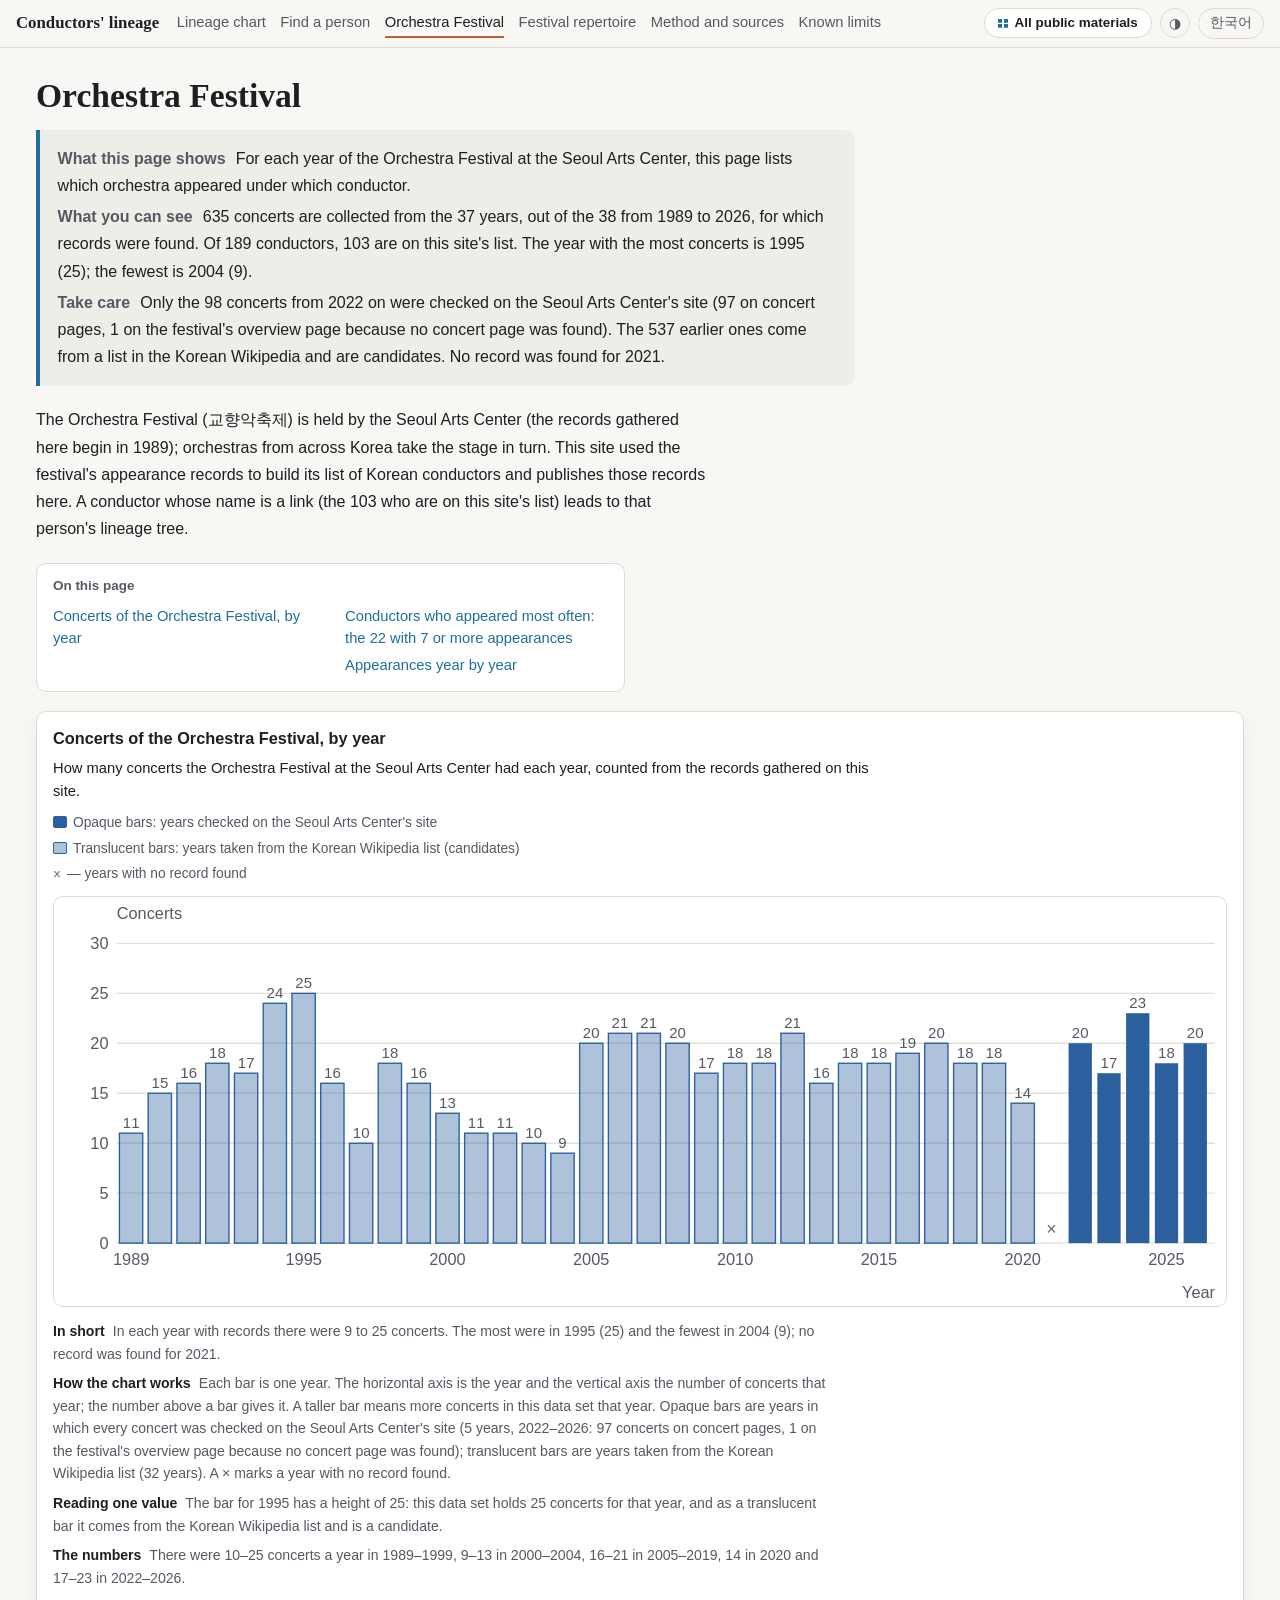
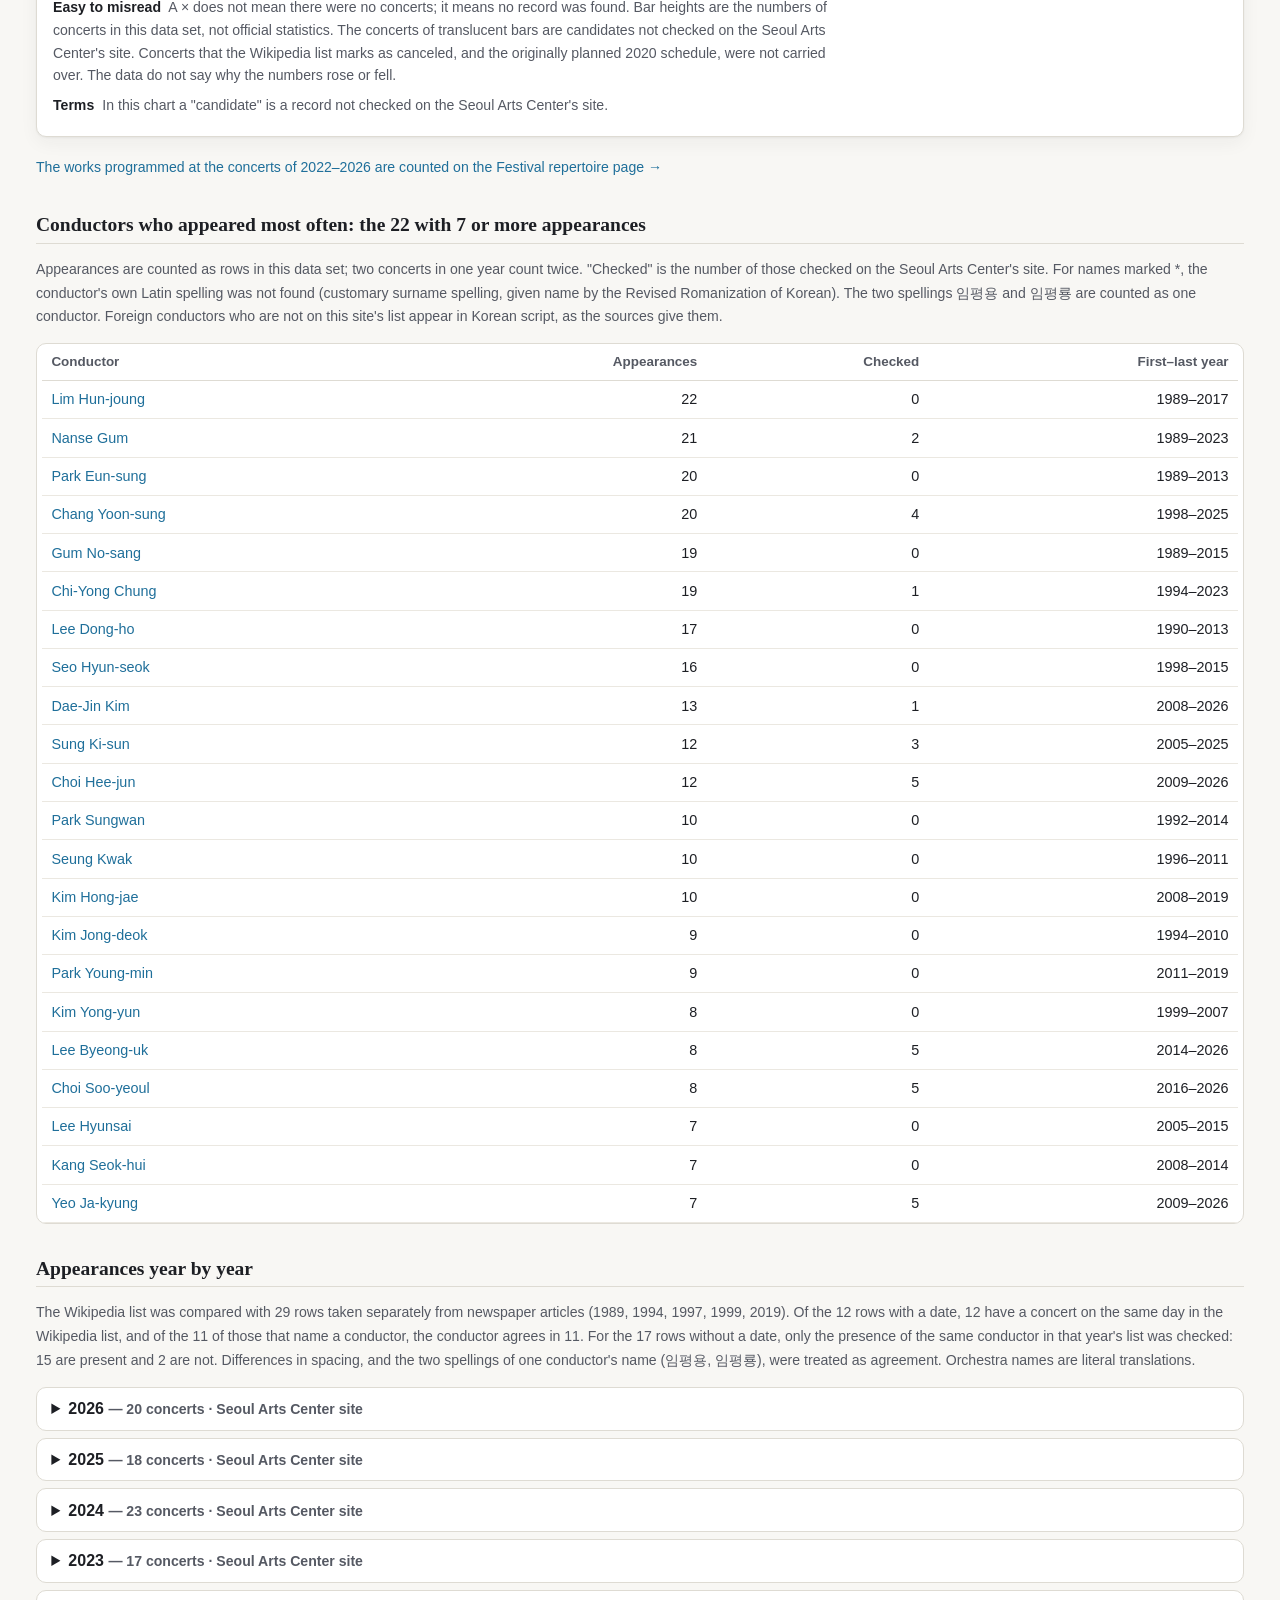
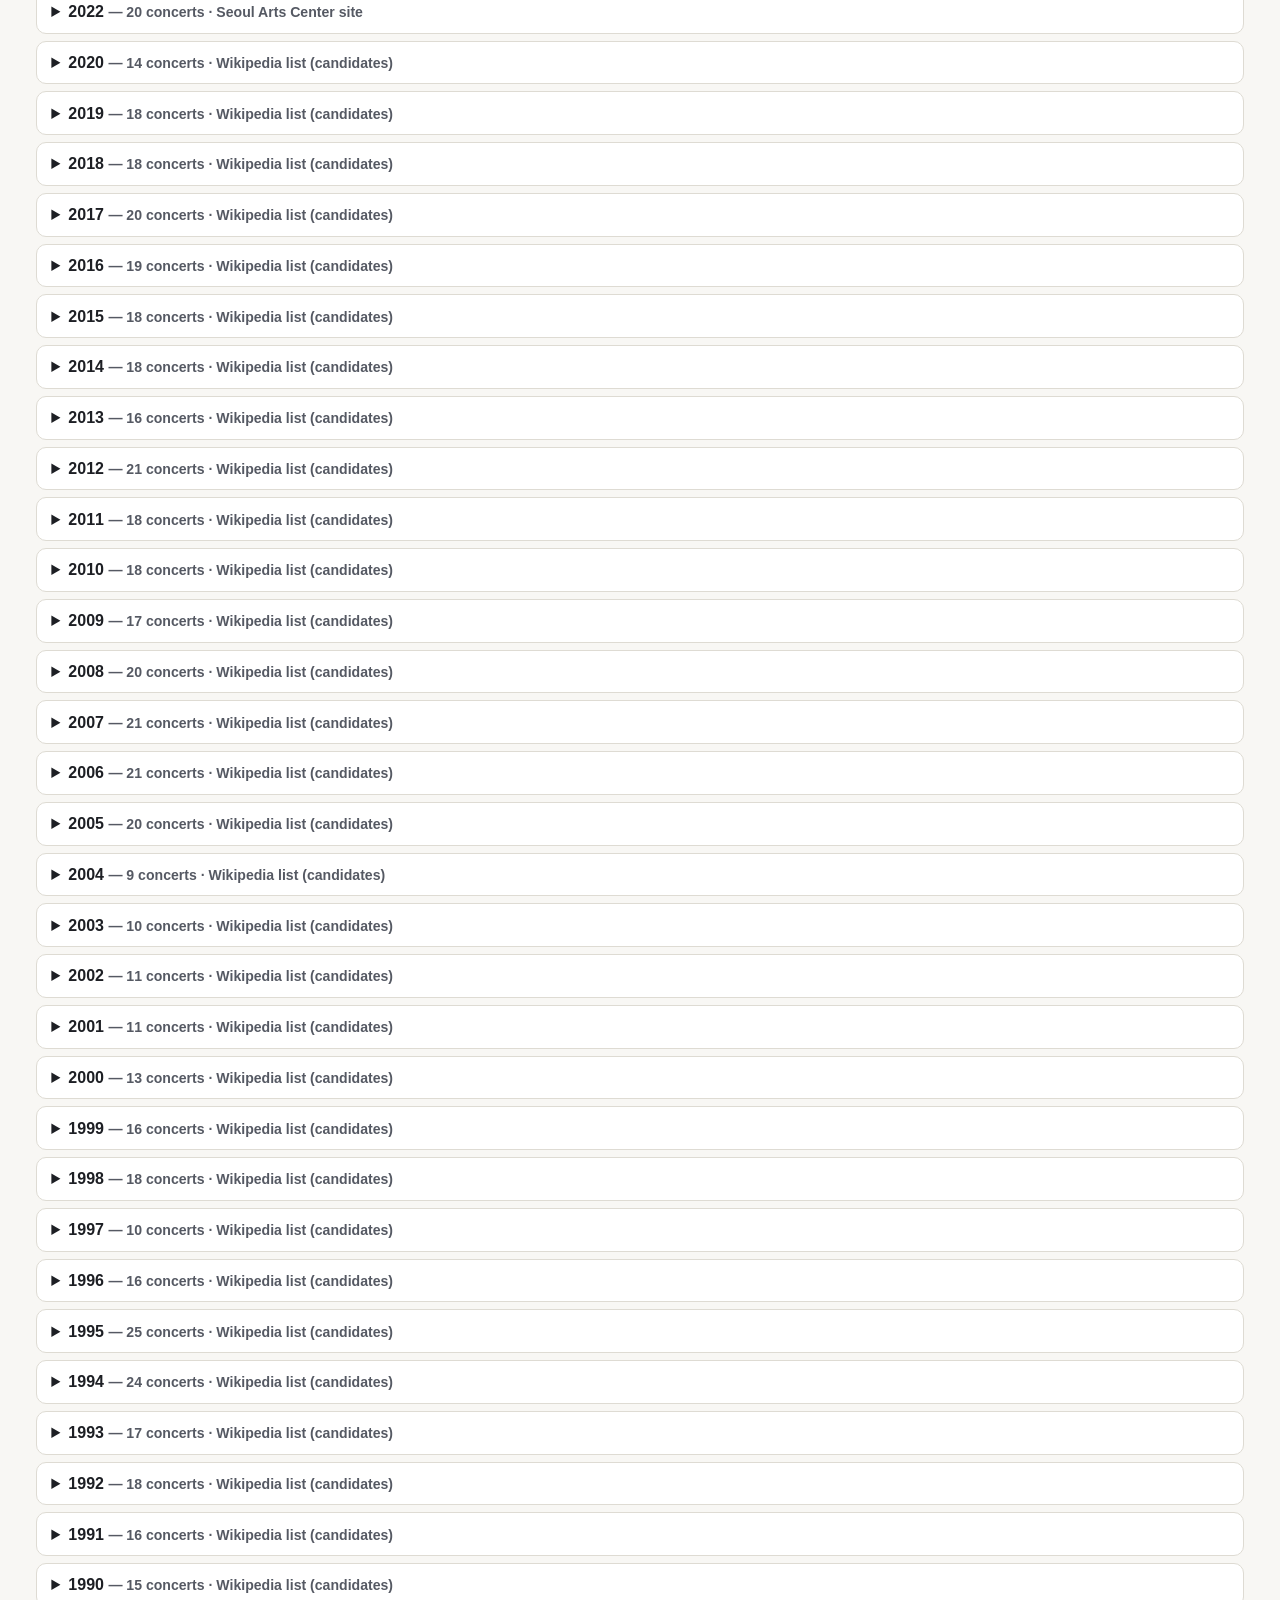
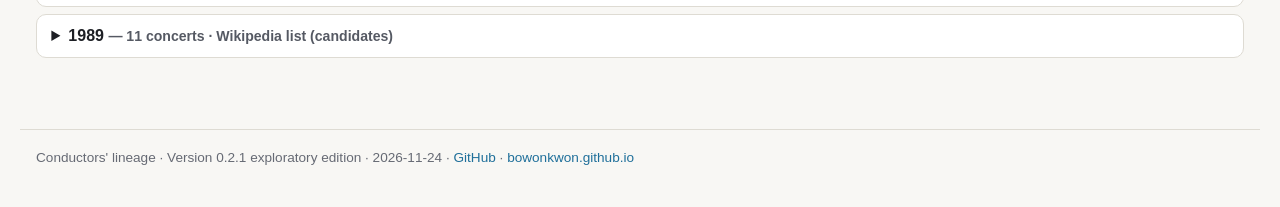
<file: docs/en/festival.html>
<!DOCTYPE html>
<html lang="en"><head><meta charset="utf-8"><meta name="viewport" content="width=device-width,initial-scale=1">
<title>Orchestra Festival — Conductors&#x27; lineage</title><meta name="description" content="Who taught each conductor, and whom each conductor assisted, with the source beside every relation. Exploratory edition: 1,058 people, 952 relations.">
<script>(function(){var q=new URLSearchParams(location.search).get("theme");try{if(q==="light"||q==="dark"){localStorage.setItem("cl-theme",q)}else if(q==="auto"){localStorage.removeItem("cl-theme")}var v=localStorage.getItem("cl-theme");if(v)document.documentElement.setAttribute("data-theme",v)}catch(e){}})();</script>
<link rel="stylesheet" href="../assets/style.css">
</head><body>
<header><a class="brand" href="index.html">Conductors' lineage</a><nav aria-label="Pages"><a href="index.html">Lineage chart</a><a href="find.html">Find a person</a><a href="festival.html" class=on aria-current=page>Orchestra Festival</a><a href="repertoire.html">Festival repertoire</a><a href="method.html">Method and sources</a><a href="limits.html">Known limits</a></nav>
<div class="right"><a class="hub" href="https://bowonkwon.github.io/en/">All public materials</a><button id="theme" class="theme" type="button" aria-label="Light or dark">◑</button><a class="lang" href="../ko/festival.html" lang="ko">한국어</a></div></header>
<main>
<h1>Orchestra Festival</h1>
<div class="sum" role="note"><p><b>What this page shows</b> For each year of the Orchestra Festival at the Seoul Arts Center, this page lists which orchestra appeared under which conductor.</p><p><b>What you can see</b> 635 concerts are collected from the 37 years, out of the 38 from 1989 to 2026, for which records were found. Of 189 conductors, 103 are on this site's list. The year with the most concerts is 1995 (25); the fewest is 2004 (9).</p><p><b>Take care</b> Only the 98 concerts from 2022 on were checked on the Seoul Arts Center's site (97 on concert pages, 1 on the festival's overview page because no concert page was found). The 537 earlier ones come from a list in the Korean Wikipedia and are candidates. No record was found for 2021.</p></div>
<div class="prose"><p>The Orchestra Festival (교향악축제) is held by the Seoul Arts Center (the records gathered here begin in 1989); orchestras from across Korea take the stage in turn. This site used the festival's appearance records to build its list of Korean conductors and publishes those records here. A conductor whose name is a link (the 103 who are on this site's list) leads to that person's lineage tree.</p></div>
<nav class="toc" id="toc" aria-label="On this page"><b>On this page</b><ul><li><a href="#by-year">Concerts of the Orchestra Festival, by year</a></li><li><a href="#top-conductors">Conductors who appeared most often: the 22 with 7 or more appearances</a></li><li><a href="#years">Appearances year by year</a></li></ul></nav><figure><h2 class="figtitle" id="by-year">Concerts of the Orchestra Festival, by year<a class="hx" href="#by-year" aria-label="Link to the section ‘Concerts of the Orchestra Festival, by year’">#</a></h2>
<p class="fi">How many concerts the Orchestra Festival at the Seoul Arts Center had each year, counted from the records gathered on this site.</p>
<ul class="legend"><li><span class="key off"></span>Opaque bars: years checked on the Seoul Arts Center's site</li><li><span class="key wk"></span>Translucent bars: years taken from the Korean Wikipedia list (candidates)</li><li><span class="key x">×</span>— years with no record found</li></ul>
<p class="hint">On a narrow screen, scroll the chart sideways.</p><div class="wrap"><div class="minw"><svg viewBox="0 0 860 300" role="img" aria-label="Concerts of the Orchestra Festival, by year" class="bars"><line x1="46" y1="254.0" x2="852" y2="254.0" class="grid"/><text x="40" y="258.0" class="tick" text-anchor="end">0</text><line x1="46" y1="217.3" x2="852" y2="217.3" class="grid"/><text x="40" y="221.3" class="tick" text-anchor="end">5</text><line x1="46" y1="180.7" x2="852" y2="180.7" class="grid"/><text x="40" y="184.7" class="tick" text-anchor="end">10</text><line x1="46" y1="144.0" x2="852" y2="144.0" class="grid"/><text x="40" y="148.0" class="tick" text-anchor="end">15</text><line x1="46" y1="107.3" x2="852" y2="107.3" class="grid"/><text x="40" y="111.3" class="tick" text-anchor="end">20</text><line x1="46" y1="70.7" x2="852" y2="70.7" class="grid"/><text x="40" y="74.7" class="tick" text-anchor="end">25</text><line x1="46" y1="34.0" x2="852" y2="34.0" class="grid"/><text x="40" y="38.0" class="tick" text-anchor="end">30</text><text x="46" y="16" class="axis">Concerts</text><text x="852" y="294" class="axis" text-anchor="end">Year</text><rect x="48.0" y="173.3" width="17.1" height="80.7" class="bar wk"><title>1989: 11</title></rect><text x="56.6" y="169.3" class="val" text-anchor="middle">11</text><text x="56.6" y="270" class="tick" text-anchor="middle">1989</text><rect x="69.1" y="144.0" width="17.1" height="110.0" class="bar wk"><title>1990: 15</title></rect><text x="77.7" y="140.0" class="val" text-anchor="middle">15</text><rect x="90.2" y="136.7" width="17.1" height="117.3" class="bar wk"><title>1991: 16</title></rect><text x="98.8" y="132.7" class="val" text-anchor="middle">16</text><rect x="111.3" y="122.0" width="17.1" height="132.0" class="bar wk"><title>1992: 18</title></rect><text x="119.9" y="118.0" class="val" text-anchor="middle">18</text><rect x="132.4" y="129.3" width="17.1" height="124.7" class="bar wk"><title>1993: 17</title></rect><text x="141.0" y="125.3" class="val" text-anchor="middle">17</text><rect x="153.5" y="78.0" width="17.1" height="176.0" class="bar wk"><title>1994: 24</title></rect><text x="162.1" y="74.0" class="val" text-anchor="middle">24</text><rect x="174.6" y="70.7" width="17.1" height="183.3" class="bar wk"><title>1995: 25</title></rect><text x="183.2" y="66.7" class="val" text-anchor="middle">25</text><text x="183.2" y="270" class="tick" text-anchor="middle">1995</text><rect x="195.7" y="136.7" width="17.1" height="117.3" class="bar wk"><title>1996: 16</title></rect><text x="204.3" y="132.7" class="val" text-anchor="middle">16</text><rect x="216.8" y="180.7" width="17.1" height="73.3" class="bar wk"><title>1997: 10</title></rect><text x="225.4" y="176.7" class="val" text-anchor="middle">10</text><rect x="237.9" y="122.0" width="17.1" height="132.0" class="bar wk"><title>1998: 18</title></rect><text x="246.5" y="118.0" class="val" text-anchor="middle">18</text><rect x="259.1" y="136.7" width="17.1" height="117.3" class="bar wk"><title>1999: 16</title></rect><text x="267.6" y="132.7" class="val" text-anchor="middle">16</text><rect x="280.2" y="158.7" width="17.1" height="95.3" class="bar wk"><title>2000: 13</title></rect><text x="288.7" y="154.7" class="val" text-anchor="middle">13</text><text x="288.7" y="270" class="tick" text-anchor="middle">2000</text><rect x="301.3" y="173.3" width="17.1" height="80.7" class="bar wk"><title>2001: 11</title></rect><text x="309.8" y="169.3" class="val" text-anchor="middle">11</text><rect x="322.4" y="173.3" width="17.1" height="80.7" class="bar wk"><title>2002: 11</title></rect><text x="330.9" y="169.3" class="val" text-anchor="middle">11</text><rect x="343.5" y="180.7" width="17.1" height="73.3" class="bar wk"><title>2003: 10</title></rect><text x="352.0" y="176.7" class="val" text-anchor="middle">10</text><rect x="364.6" y="188.0" width="17.1" height="66.0" class="bar wk"><title>2004: 9</title></rect><text x="373.1" y="184.0" class="val" text-anchor="middle">9</text><rect x="385.7" y="107.3" width="17.1" height="146.7" class="bar wk"><title>2005: 20</title></rect><text x="394.2" y="103.3" class="val" text-anchor="middle">20</text><text x="394.2" y="270" class="tick" text-anchor="middle">2005</text><rect x="406.8" y="100.0" width="17.1" height="154.0" class="bar wk"><title>2006: 21</title></rect><text x="415.3" y="96.0" class="val" text-anchor="middle">21</text><rect x="427.9" y="100.0" width="17.1" height="154.0" class="bar wk"><title>2007: 21</title></rect><text x="436.4" y="96.0" class="val" text-anchor="middle">21</text><rect x="449.0" y="107.3" width="17.1" height="146.7" class="bar wk"><title>2008: 20</title></rect><text x="457.6" y="103.3" class="val" text-anchor="middle">20</text><rect x="470.1" y="129.3" width="17.1" height="124.7" class="bar wk"><title>2009: 17</title></rect><text x="478.7" y="125.3" class="val" text-anchor="middle">17</text><rect x="491.2" y="122.0" width="17.1" height="132.0" class="bar wk"><title>2010: 18</title></rect><text x="499.8" y="118.0" class="val" text-anchor="middle">18</text><text x="499.8" y="270" class="tick" text-anchor="middle">2010</text><rect x="512.3" y="122.0" width="17.1" height="132.0" class="bar wk"><title>2011: 18</title></rect><text x="520.9" y="118.0" class="val" text-anchor="middle">18</text><rect x="533.4" y="100.0" width="17.1" height="154.0" class="bar wk"><title>2012: 21</title></rect><text x="542.0" y="96.0" class="val" text-anchor="middle">21</text><rect x="554.5" y="136.7" width="17.1" height="117.3" class="bar wk"><title>2013: 16</title></rect><text x="563.1" y="132.7" class="val" text-anchor="middle">16</text><rect x="575.6" y="122.0" width="17.1" height="132.0" class="bar wk"><title>2014: 18</title></rect><text x="584.2" y="118.0" class="val" text-anchor="middle">18</text><rect x="596.7" y="122.0" width="17.1" height="132.0" class="bar wk"><title>2015: 18</title></rect><text x="605.3" y="118.0" class="val" text-anchor="middle">18</text><text x="605.3" y="270" class="tick" text-anchor="middle">2015</text><rect x="617.8" y="114.7" width="17.1" height="139.3" class="bar wk"><title>2016: 19</title></rect><text x="626.4" y="110.7" class="val" text-anchor="middle">19</text><rect x="638.9" y="107.3" width="17.1" height="146.7" class="bar wk"><title>2017: 20</title></rect><text x="647.5" y="103.3" class="val" text-anchor="middle">20</text><rect x="660.1" y="122.0" width="17.1" height="132.0" class="bar wk"><title>2018: 18</title></rect><text x="668.6" y="118.0" class="val" text-anchor="middle">18</text><rect x="681.2" y="122.0" width="17.1" height="132.0" class="bar wk"><title>2019: 18</title></rect><text x="689.7" y="118.0" class="val" text-anchor="middle">18</text><rect x="702.3" y="151.3" width="17.1" height="102.7" class="bar wk"><title>2020: 14</title></rect><text x="710.8" y="147.3" class="val" text-anchor="middle">14</text><text x="710.8" y="270" class="tick" text-anchor="middle">2020</text><text x="731.9" y="248" class="val nodata" text-anchor="middle">×</text><rect x="744.5" y="107.3" width="17.1" height="146.7" class="bar off"><title>2022: 20</title></rect><text x="753.0" y="103.3" class="val" text-anchor="middle">20</text><rect x="765.6" y="129.3" width="17.1" height="124.7" class="bar off"><title>2023: 17</title></rect><text x="774.1" y="125.3" class="val" text-anchor="middle">17</text><rect x="786.7" y="85.3" width="17.1" height="168.7" class="bar off"><title>2024: 23</title></rect><text x="795.2" y="81.3" class="val" text-anchor="middle">23</text><rect x="807.8" y="122.0" width="17.1" height="132.0" class="bar off"><title>2025: 18</title></rect><text x="816.3" y="118.0" class="val" text-anchor="middle">18</text><text x="816.3" y="270" class="tick" text-anchor="middle">2025</text><rect x="828.9" y="107.3" width="17.1" height="146.7" class="bar off"><title>2026: 20</title></rect><text x="837.4" y="103.3" class="val" text-anchor="middle">20</text></svg></div></div>
<figcaption><p class="cp"><b>In short</b> In each year with records there were 9 to 25 concerts. The most were in 1995 (25) and the fewest in 2004 (9); no record was found for 2021.</p><p class="cp"><b>How the chart works</b> Each bar is one year. The horizontal axis is the year and the vertical axis the number of concerts that year; the number above a bar gives it. A taller bar means more concerts in this data set that year. Opaque bars are years in which every concert was checked on the Seoul Arts Center's site (5 years, 2022–2026: 97 concerts on concert pages, 1 on the festival's overview page because no concert page was found); translucent bars are years taken from the Korean Wikipedia list (32 years). A × marks a year with no record found.</p><p class="cp"><b>Reading one value</b> The bar for 1995 has a height of 25: this data set holds 25 concerts for that year, and as a translucent bar it comes from the Korean Wikipedia list and is a candidate.</p><p class="cp"><b>The numbers</b> There were 10–25 concerts a year in 1989–1999, 9–13 in 2000–2004, 16–21 in 2005–2019, 14 in 2020 and 17–23 in 2022–2026.</p><p class="cp"><b>Easy to misread</b> A × does not mean there were no concerts; it means no record was found. Bar heights are the numbers of concerts in this data set, not official statistics. The concerts of translucent bars are candidates not checked on the Seoul Arts Center's site. Concerts that the Wikipedia list marks as canceled, and the originally planned 2020 schedule, were not carried over. The data do not say why the numbers rose or fell.</p><p class="cp"><b>Terms</b> In this chart a "candidate" is a record not checked on the Seoul Arts Center's site.</p></figcaption></figure>
<p class="note"><a href="repertoire.html">The works programmed at the concerts of 2022–2026 are counted on the Festival repertoire page →</a></p>
<h2 id="top-conductors">Conductors who appeared most often: the 22 with 7 or more appearances<a class="hx" href="#top-conductors" aria-label="Link to the section ‘Conductors who appeared most often: the 22 with 7 or more appearances’">#</a></h2><p class="note">Appearances are counted as rows in this data set; two concerts in one year count twice. "Checked" is the number of those checked on the Seoul Arts Center's site. For names marked *, the conductor's own Latin spelling was not found (customary surname spelling, given name by the Revised Romanization of Korean). The two spellings 임평용 and 임평룡 are counted as one conductor. Foreign conductors who are not on this site's list appear in Korean script, as the sources give them.</p>
<div class="wrap tw"><table><thead><tr><th>Conductor</th><th class="num">Appearances</th><th class="num">Checked</th><th class="num">First–last year</th></tr></thead><tbody><tr><td><a href="find.html#P0391">Lim Hun-joung</a></td><td class="num">22</td><td class="num">0</td><td class="num">1989–2017</td></tr><tr><td><a href="find.html#P0392">Nanse Gum</a></td><td class="num">21</td><td class="num">2</td><td class="num">1989–2023</td></tr><tr><td><a href="find.html#P0384">Park Eun-sung</a></td><td class="num">20</td><td class="num">0</td><td class="num">1989–2013</td></tr><tr><td><a href="find.html#P0396">Chang Yoon-sung</a></td><td class="num">20</td><td class="num">4</td><td class="num">1998–2025</td></tr><tr><td><a href="find.html#P0477">Gum No-sang</a></td><td class="num">19</td><td class="num">0</td><td class="num">1989–2015</td></tr><tr><td><a href="find.html#P0393">Chi-Yong Chung</a></td><td class="num">19</td><td class="num">1</td><td class="num">1994–2023</td></tr><tr><td><a href="find.html#P0443">Lee Dong-ho</a></td><td class="num">17</td><td class="num">0</td><td class="num">1990–2013</td></tr><tr><td><a href="find.html#P0442">Seo Hyun-seok</a></td><td class="num">16</td><td class="num">0</td><td class="num">1998–2015</td></tr><tr><td><a href="find.html#P0390">Dae-Jin Kim</a></td><td class="num">13</td><td class="num">1</td><td class="num">2008–2026</td></tr><tr><td><a href="find.html#P0398">Sung Ki-sun</a></td><td class="num">12</td><td class="num">3</td><td class="num">2005–2025</td></tr><tr><td><a href="find.html#P0402">Choi Hee-jun</a></td><td class="num">12</td><td class="num">5</td><td class="num">2009–2026</td></tr><tr><td><a href="find.html#P0481">Park Sungwan</a></td><td class="num">10</td><td class="num">0</td><td class="num">1992–2014</td></tr><tr><td><a href="find.html#P0385">Seung Kwak</a></td><td class="num">10</td><td class="num">0</td><td class="num">1996–2011</td></tr><tr><td><a href="find.html#P0397">Kim Hong-jae</a></td><td class="num">10</td><td class="num">0</td><td class="num">2008–2019</td></tr><tr><td><a href="find.html#P0416">Kim Jong-deok</a></td><td class="num">9</td><td class="num">0</td><td class="num">1994–2010</td></tr><tr><td><a href="find.html#P0395">Park Young-min</a></td><td class="num">9</td><td class="num">0</td><td class="num">2011–2019</td></tr><tr><td><a href="find.html#P0479">Kim Yong-yun</a></td><td class="num">8</td><td class="num">0</td><td class="num">1999–2007</td></tr><tr><td><a href="find.html#P0489">Lee Byeong-uk</a></td><td class="num">8</td><td class="num">5</td><td class="num">2014–2026</td></tr><tr><td><a href="find.html#P0460">Choi Soo-yeoul</a></td><td class="num">8</td><td class="num">5</td><td class="num">2016–2026</td></tr><tr><td><a href="find.html#P0490">Lee Hyunsai</a></td><td class="num">7</td><td class="num">0</td><td class="num">2005–2015</td></tr><tr><td><a href="find.html#P0413">Kang Seok-hui</a></td><td class="num">7</td><td class="num">0</td><td class="num">2008–2014</td></tr><tr><td><a href="find.html#P0409">Yeo Ja-kyung</a></td><td class="num">7</td><td class="num">5</td><td class="num">2009–2026</td></tr></tbody></table></div>
<h2 id="years">Appearances year by year<a class="hx" href="#years" aria-label="Link to the section ‘Appearances year by year’">#</a></h2><p class="note">The Wikipedia list was compared with 29 rows taken separately from newspaper articles (1989, 1994, 1997, 1999, 2019). Of the 12 rows with a date, 12 have a concert on the same day in the Wikipedia list, and of the 11 of those that name a conductor, the conductor agrees in 11. For the 17 rows without a date, only the presence of the same conductor in that year's list was checked: 15 are present and 2 are not. Differences in spacing, and the two spellings of one conductor's name (임평용, 임평룡), were treated as agreement. Orchestra names are literal translations.</p><details><summary>2026 <span class="note">— 20 concerts · Seoul Arts Center site</span></summary><div class="wrap tw"><table><thead><tr><th>Date</th><th>Orchestra</th><th>Conductor</th></tr></thead><tbody><tr><td class="num">04-01</td><td>Korean National Symphony Orchestra</td><td><span lang="ko">로베르토 아바도</span></td></tr><tr><td class="num">04-02</td><td>Suwon Municipal Symphony Orchestra</td><td><a href="find.html#P0402">Choi Hee-jun</a></td></tr><tr><td class="num">04-03</td><td>Busan Municipal Symphony Orchestra</td><td><a href="find.html#P0433">Seokwon Hong</a></td></tr><tr><td class="num">04-04</td><td>Incheon Municipal Symphony Orchestra</td><td><a href="find.html#P0460">Choi Soo-yeoul</a></td></tr><tr><td class="num">04-05</td><td>Bucheon Philharmonic Orchestra</td><td><a href="find.html#P0554">Adrien Perruchon</a></td></tr><tr><td class="num">04-07</td><td>Verbier Festival Chamber Orchestra</td><td><span lang="ko">가보르 터카치-너지</span></td></tr><tr><td class="num">04-08</td><td>Pohang Municipal Symphony Orchestra</td><td><a href="find.html#P0410">Cha Woong</a></td></tr><tr><td class="num">04-09</td><td>Seoul Philharmonic Orchestra</td><td><span lang="ko">얍 판 츠베덴</span></td></tr><tr><td class="num">04-10</td><td>Daegu Municipal Symphony Orchestra</td><td><a href="find.html#P0483">Baek Jinhyun</a></td></tr><tr><td class="num">04-11</td><td>Daejeon Municipal Symphony Orchestra</td><td><a href="find.html#P0409">Yeo Ja-kyung</a></td></tr><tr><td class="num">04-12</td><td>Gwangju Municipal Symphony Orchestra</td><td><a href="find.html#P0489">Lee Byeong-uk</a></td></tr><tr><td class="num">04-14</td><td>Jeju Special Self-Governing Provincial Jeju Symphony Orchestra</td><td><a href="find.html#P0418">Seung You Park</a></td></tr><tr><td class="num">04-15</td><td>Gunsan Municipal Symphony Orchestra</td><td><a href="find.html#P0471">Lee Myeong-geun</a></td></tr><tr><td class="num">04-16</td><td>Wonju Municipal Symphony Orchestra</td><td><a href="find.html#P0494">Jung Ju-yeong</a></td></tr><tr><td class="num">04-17</td><td>Changwon Municipal Symphony Orchestra</td><td><a href="find.html#P0498">Paul Ghun Kim</a></td></tr><tr><td class="num">04-18</td><td>Gyeonggi Philharmonic Orchestra</td><td><a href="find.html#P0515">Holly Hyun Choe</a></td></tr><tr><td class="num">04-19</td><td>Chuncheon Municipal Symphony Orchestra</td><td><a href="find.html#P0484">Song Yu-jin</a></td></tr><tr><td class="num">04-21</td><td>Gongju City Chungnam Symphony Orchestra</td><td><a href="find.html#P0474">Jung Na-ra</a></td></tr><tr><td class="num">04-22</td><td>KBS Symphony Orchestra</td><td><a href="find.html#P0390">Dae-Jin Kim</a></td></tr><tr><td class="num">04-23</td><td>Ulsan Municipal Symphony Orchestra</td><td><span lang="ko">사셔 괴첼</span></td></tr></tbody></table></div></details><details><summary>2025 <span class="note">— 18 concerts · Seoul Arts Center site</span></summary><div class="wrap tw"><table><thead><tr><th>Date</th><th>Orchestra</th><th>Conductor</th></tr></thead><tbody><tr><td class="num">04-01</td><td>Changwon Municipal Symphony Orchestra</td><td><a href="find.html#P0498">Paul Ghun Kim</a></td></tr><tr><td class="num">04-02</td><td>Incheon Municipal Symphony Orchestra</td><td><a href="find.html#P0513">Jung Han-gyeol</a></td></tr><tr><td class="num">04-03</td><td>Gwangju Municipal Symphony Orchestra</td><td><a href="find.html#P0489">Lee Byeong-uk</a></td></tr><tr><td class="num">04-04</td><td>Suwon Municipal Symphony Orchestra</td><td><a href="find.html#P0402">Choi Hee-jun</a></td></tr><tr><td class="num">04-05</td><td>Gangneung Municipal Symphony Orchestra</td><td><a href="find.html#P0430">Min Chung</a></td></tr><tr><td class="num">04-06</td><td>KBS Symphony Orchestra</td><td><a href="find.html#P0553">Ilan Volkov</a></td></tr><tr><td class="num">04-08</td><td>Gangnam Symphony Orchestra</td><td><a href="find.html#P0501">David Yi</a></td></tr><tr><td class="num">04-09</td><td>Cheongju Municipal Symphony Orchestra</td><td><a href="find.html#P0414">Kim Gyeong-hui</a></td></tr><tr><td class="num">04-10</td><td>Korean National Symphony Orchestra</td><td><a href="find.html#P0411">Hankyeol Yoon</a></td></tr><tr><td class="num">04-11</td><td>Bucheon Philharmonic Orchestra</td><td><a href="find.html#P0554">Adrien Perruchon</a></td></tr><tr><td class="num">04-12</td><td>Daejeon Municipal Symphony Orchestra</td><td><a href="find.html#P0409">Yeo Ja-kyung</a></td></tr><tr><td class="num">04-13</td><td>Jeonju Municipal Symphony Orchestra</td><td><a href="find.html#P0398">Sung Ki-sun</a></td></tr><tr><td class="num">04-15</td><td>Jeju Special Self-Governing Provincial Jeju Symphony Orchestra</td><td><a href="find.html#P0396">Chang Yoon-sung</a></td></tr><tr><td class="num">04-16</td><td>Jinju Municipal Symphony Orchestra</td><td><a href="find.html#P0475">Jung In-hyeok</a></td></tr><tr><td class="num">04-17</td><td>Busan Municipal Symphony Orchestra</td><td><a href="find.html#P0433">Seokwon Hong</a></td></tr><tr><td class="num">04-18</td><td>Seoul Philharmonic Orchestra</td><td><a href="find.html#P0460">Choi Soo-yeoul</a></td></tr><tr><td class="num">04-19</td><td>Daegu Municipal Symphony Orchestra</td><td><a href="find.html#P0483">Baek Jinhyun</a></td></tr><tr><td class="num">04-20</td><td>Gyeonggi Philharmonic Orchestra</td><td><a href="find.html#P0407">Sunwook Kim</a></td></tr></tbody></table></div></details><details><summary>2024 <span class="note">— 23 concerts · Seoul Arts Center site</span></summary><div class="wrap tw"><table><thead><tr><th>Date</th><th>Orchestra</th><th>Conductor</th></tr></thead><tbody><tr><td class="num">04-03</td><td>KBS Symphony Orchestra</td><td><a href="find.html#P0389">Pietari Inkinen</a></td></tr><tr><td class="num">04-04</td><td>Changwon Municipal Symphony Orchestra</td><td><a href="find.html#P0498">Paul Ghun Kim</a></td></tr><tr><td class="num">04-05</td><td>Bucheon Philharmonic Orchestra</td><td><a href="find.html#P0554">Adrien Perruchon</a></td></tr><tr><td class="num">04-06</td><td>Korean Chamber Orchestra</td><td><a href="find.html#P0460">Choi Soo-yeoul</a></td></tr><tr><td class="num">04-07</td><td>Gongju City Chungnam Symphony Orchestra</td><td><a href="find.html#P0474">Jung Na-ra</a></td></tr><tr><td class="num">04-09</td><td>Daegu Municipal Symphony Orchestra</td><td><a href="find.html#P0483">Baek Jinhyun</a></td></tr><tr><td class="num">04-10</td><td>Hangyeong arte Philharmonic Orchestra</td><td><span lang="ko">윌슨 응</span></td></tr><tr><td class="num">04-11</td><td>Jeonju Municipal Symphony Orchestra</td><td><a href="find.html#P0398">Sung Ki-sun</a></td></tr><tr><td class="num">04-12</td><td>Korean National Symphony Orchestra</td><td><span lang="ko">다비트 라일란트</span></td></tr><tr><td class="num">04-13</td><td>Daejeon Municipal Symphony Orchestra</td><td><a href="find.html#P0409">Yeo Ja-kyung</a></td></tr><tr><td class="num">04-14</td><td>Wonju Municipal Symphony Orchestra</td><td><a href="find.html#P0494">Jung Ju-yeong</a></td></tr><tr><td class="num">04-16</td><td>Jeju Special Self-Governing Provincial Jeju Symphony Orchestra</td><td><a href="find.html#P0480">Kim Hong-sik</a></td></tr><tr><td class="num">04-17</td><td>Gimcheon Municipal Symphony Orchestra</td><td><a href="find.html#P0444">Kim Seong-jin</a></td></tr><tr><td class="num">04-18</td><td>Chuncheon Municipal Symphony Orchestra</td><td><a href="find.html#P0484">Song Yu-jin</a></td></tr><tr><td class="num">04-19</td><td>Seoul Philharmonic Orchestra</td><td><span lang="ko">피터 빌로엔</span></td></tr><tr><td class="num">04-20</td><td>Symphony Song</td><td><a href="find.html#P0381">Shinik Hahm</a></td></tr><tr><td class="num">04-21</td><td>Busan Municipal Symphony Orchestra</td><td><span lang="ko">키릴 카라비츠</span></td></tr><tr><td class="num">04-23</td><td>Gunpo Prime Philharmonic Orchestra</td><td><a href="find.html#P0396">Chang Yoon-sung</a></td></tr><tr><td class="num">04-24</td><td>Gwacheon Municipal Symphony Orchestra</td><td><a href="find.html#P0485">Ahn Du-hyeon</a></td></tr><tr><td class="num">04-25</td><td>Suwon Municipal Symphony Orchestra</td><td><a href="find.html#P0402">Choi Hee-jun</a></td></tr><tr><td class="num">04-26</td><td>Gwangju Municipal Symphony Orchestra</td><td><a href="find.html#P0433">Seokwon Hong</a></td></tr><tr><td class="num">04-27</td><td>Gyeonggi Philharmonic Orchestra</td><td><a href="find.html#P0399">Samuel Seungwon Lee</a></td></tr><tr><td class="num">04-28</td><td>Incheon Municipal Symphony Orchestra</td><td><a href="find.html#P0489">Lee Byeong-uk</a></td></tr></tbody></table></div></details><details><summary>2023 <span class="note">— 17 concerts · Seoul Arts Center site</span></summary><div class="wrap tw"><table><thead><tr><th>Date</th><th>Orchestra</th><th>Conductor</th></tr></thead><tbody><tr><td class="num">06-01</td><td>Gwangju Municipal Symphony Orchestra</td><td><a href="find.html#P0433">Seokwon Hong</a></td></tr><tr><td class="num">06-02</td><td>Changwon Municipal Symphony Orchestra</td><td><a href="find.html#P0498">Paul Ghun Kim</a></td></tr><tr><td class="num">06-04</td><td>Incheon Municipal Symphony Orchestra</td><td><a href="find.html#P0489">Lee Byeong-uk</a></td></tr><tr><td class="num">06-06</td><td>Korean National Symphony Orchestra</td><td><span lang="ko">다비트 라일란트</span></td></tr><tr><td class="num">06-08</td><td>Suwon Municipal Symphony Orchestra</td><td><a href="find.html#P0402">Choi Hee-jun</a></td></tr><tr><td class="num">06-09</td><td>KBS Symphony Orchestra</td><td><a href="find.html#P0393">Chi-Yong Chung</a></td></tr><tr><td class="num">06-10</td><td>Gangneung Municipal Symphony Orchestra</td><td><a href="find.html#P0430">Min Chung</a></td></tr><tr><td class="num">06-13</td><td>Seongnam Municipal Symphony Orchestra</td><td><a href="find.html#P0392">Nanse Gum</a></td></tr><tr><td class="num">06-14</td><td>Jeonju Municipal Symphony Orchestra</td><td><a href="find.html#P0398">Sung Ki-sun</a></td></tr><tr><td class="num">06-15</td><td>Gongju City Chungnam Symphony Orchestra</td><td><a href="find.html#P0474">Jung Na-ra</a></td></tr><tr><td class="num">06-16</td><td>Daejeon Municipal Symphony Orchestra</td><td><a href="find.html#P0409">Yeo Ja-kyung</a></td></tr><tr><td class="num">06-17</td><td>Seoul Philharmonic Orchestra</td><td><a href="find.html#P0501">David Yi</a></td></tr><tr><td class="num">06-20</td><td>Daegu Municipal Symphony Orchestra</td><td><a href="find.html#P0464">Park In-uk</a></td></tr><tr><td class="num">06-21</td><td>Bucheon Philharmonic Orchestra</td><td><a href="find.html#P0396">Chang Yoon-sung</a></td></tr><tr><td class="num">06-22</td><td>Jeju Special Self-Governing Provincial Jeju Symphony Orchestra</td><td><a href="find.html#P0480">Kim Hong-sik</a></td></tr><tr><td class="num">06-24</td><td>Gyeonggi Philharmonic Orchestra</td><td><a href="find.html#P0407">Sunwook Kim</a></td></tr><tr><td class="num">06-25</td><td>Busan Municipal Symphony Orchestra</td><td><a href="find.html#P0460">Choi Soo-yeoul</a></td></tr></tbody></table></div></details><details><summary>2022 <span class="note">— 20 concerts · Seoul Arts Center site</span></summary><div class="wrap tw"><table><thead><tr><th>Date</th><th>Orchestra</th><th>Conductor</th></tr></thead><tbody><tr><td class="num">04-02</td><td>Bucheon Philharmonic Orchestra</td><td><a href="find.html#P0396">Chang Yoon-sung</a></td></tr><tr><td class="num">04-03</td><td>Cheongju Municipal Symphony Orchestra</td><td><a href="find.html#P0404">Yoo Kwang</a></td></tr><tr><td class="num">04-05</td><td>Gyeonggi Philharmonic Orchestra</td><td><span lang="ko">마시모 자네티</span></td></tr><tr><td class="num">04-06</td><td>Suwon Municipal Symphony Orchestra</td><td><a href="find.html#P0402">Choi Hee-jun</a></td></tr><tr><td class="num">04-07</td><td>Daejeon Municipal Symphony Orchestra</td><td><span lang="ko">제임스 저드</span></td></tr><tr><td class="num">04-08</td><td>Busan Municipal Symphony Orchestra</td><td><a href="find.html#P0460">Choi Soo-yeoul</a></td></tr><tr><td class="num">04-09</td><td>KBS Symphony Orchestra</td><td><span lang="ko">마르쿠스 슈텐츠</span></td></tr><tr><td class="num">04-10</td><td>Incheon Municipal Symphony Orchestra</td><td><a href="find.html#P0489">Lee Byeong-uk</a></td></tr><tr><td class="num">04-12</td><td>Seongnam Municipal Symphony Orchestra</td><td><a href="find.html#P0392">Nanse Gum</a></td></tr><tr><td class="num">04-13</td><td>Gwangju Municipal Symphony Orchestra</td><td><a href="find.html#P0433">Seokwon Hong</a></td></tr><tr><td class="num">04-14</td><td>Seoul Philharmonic Orchestra</td><td><span lang="ko">마르코 레토냐</span></td></tr><tr><td class="num">04-15</td><td>Jeju Special Self-Governing Provincial Jeju Symphony Orchestra</td><td><a href="find.html#P0480">Kim Hong-sik</a></td></tr><tr><td class="num">04-16</td><td>Korean National Symphony Orchestra (formerly Korean Symphony)</td><td><a href="find.html#P0411">Hankyeol Yoon</a></td></tr><tr><td class="num">04-17</td><td>Wonju Municipal Symphony Orchestra</td><td><a href="find.html#P0494">Jung Ju-yeong</a></td></tr><tr><td class="num">04-19</td><td>Gunpo Prime Philharmonic Orchestra</td><td><a href="find.html#P0399">Samuel Seungwon Lee</a></td></tr><tr><td class="num">04-20</td><td>Gyeongsangbuk-do Provincial Symphony Orchestra</td><td><a href="find.html#P0483">Baek Jinhyun</a></td></tr><tr><td class="num">04-21</td><td>Changwon Municipal Symphony Orchestra</td><td><a href="find.html#P0498">Paul Ghun Kim</a></td></tr><tr><td class="num">04-22</td><td>Mokpo Municipal Symphony Orchestra</td><td><a href="find.html#P0431">Jung Heon</a></td></tr><tr><td class="num">04-23</td><td>Gangnam Symphony Orchestra</td><td><a href="find.html#P0409">Yeo Ja-kyung</a></td></tr><tr><td class="num">04-24</td><td>Gwacheon Municipal Symphony Orchestra</td><td><a href="find.html#P0420">Seo Jin</a></td></tr></tbody></table></div></details><details><summary>2020 <span class="note">— 14 concerts · Wikipedia list (candidates)</span></summary><div class="wrap tw"><table><thead><tr><th>Date</th><th>Orchestra</th><th>Conductor</th></tr></thead><tbody><tr><td class="num">07-28</td><td>Seoul Philharmonic Orchestra</td><td><span lang="ko">윌슨 응</span></td></tr><tr><td class="num">07-29</td><td>Changwon Municipal Symphony Orchestra</td><td><a href="find.html#P0390">Dae-Jin Kim</a></td></tr><tr><td class="num">07-30</td><td>Jeonju Municipal Symphony Orchestra</td><td><a href="find.html#P0414">Kim Gyeong-hui</a></td></tr><tr><td class="num">07-31</td><td>Suwon Municipal Symphony Orchestra</td><td><a href="find.html#P0402">Choi Hee-jun</a></td></tr><tr><td class="num">08-01</td><td>Bucheon Philharmonic Orchestra</td><td><span lang="ko">율리안 코바체프</span></td></tr><tr><td class="num">08-02</td><td>Korean Symphony Orchestra</td><td><a href="find.html#P0393">Chi-Yong Chung</a></td></tr><tr><td class="num">08-03</td><td>Gangneung Municipal Symphony Orchestra</td><td>Ryu Seok-won*</td></tr><tr><td class="num">08-04</td><td>Gangnam Symphony Orchestra</td><td><a href="find.html#P0398">Sung Ki-sun</a></td></tr><tr><td class="num">08-05</td><td>Cheongju Municipal Symphony Orchestra</td><td><a href="find.html#P0453">Cho Gyu-jin</a></td></tr><tr><td class="num">08-06</td><td>Incheon Municipal Symphony Orchestra</td><td><a href="find.html#P0489">Lee Byeong-uk</a></td></tr><tr><td class="num">08-07</td><td>Gunpo Prime Philharmonic Orchestra</td><td><a href="find.html#P0396">Chang Yoon-sung</a></td></tr><tr><td class="num">08-08</td><td>Gyeonggi Philharmonic Orchestra</td><td><span lang="ko">마시모 자네티</span></td></tr><tr><td class="num">08-09</td><td>Wonju Municipal Symphony Orchestra</td><td><a href="find.html#P0436">Kim Kwanghyun</a></td></tr><tr><td class="num">08-10</td><td>KBS Symphony Orchestra</td><td>Ji Jung-bae*</td></tr></tbody></table></div></details><details><summary>2019 <span class="note">— 18 concerts · Wikipedia list (candidates)</span></summary><div class="wrap tw"><table><thead><tr><th>Date</th><th>Orchestra</th><th>Conductor</th></tr></thead><tbody><tr><td class="num">04-02</td><td>Jeju Special Self-Governing Provincial Jeju Symphony Orchestra</td><td><a href="find.html#P0475">Jung In-hyeok</a></td></tr><tr><td class="num">04-03</td><td>KBS Symphony Orchestra</td><td><a href="find.html#P0388">Yoel Levi</a></td></tr><tr><td class="num">04-04</td><td>Daegu Municipal Symphony Orchestra</td><td><span lang="ko">율리안 코바체프</span></td></tr><tr><td class="num">04-05</td><td>Daejeon Municipal Symphony Orchestra</td><td><span lang="ko">제임스 저드</span></td></tr><tr><td class="num">04-06</td><td>Wonju Municipal Symphony Orchestra</td><td><a href="find.html#P0436">Kim Kwanghyun</a></td></tr><tr><td class="num">04-07</td><td>Chuncheon Municipal Symphony Orchestra</td><td><a href="find.html#P0427">Lee Jong-jin</a></td></tr><tr><td class="num">04-09</td><td>Gunpo Prime Philharmonic Orchestra</td><td><a href="find.html#P0396">Chang Yoon-sung</a></td></tr><tr><td class="num">04-10</td><td>Incheon Municipal Symphony Orchestra</td><td><a href="find.html#P0489">Lee Byeong-uk</a></td></tr><tr><td class="num">04-11</td><td>Korean Symphony Orchestra</td><td><a href="find.html#P0393">Chi-Yong Chung</a></td></tr><tr><td class="num">04-12</td><td>Seoul Philharmonic Orchestra</td><td><span lang="ko">윌슨 응</span></td></tr><tr><td class="num">04-13</td><td>Gwangju Municipal Symphony Orchestra</td><td><a href="find.html#P0397">Kim Hong-jae</a></td></tr><tr><td class="num">04-14</td><td>Ulsan Municipal Symphony Orchestra</td><td><a href="find.html#P0131">Nikolai Alexeev</a></td></tr><tr><td class="num">04-16</td><td>Changwon Municipal Symphony Orchestra</td><td><a href="find.html#P0390">Dae-Jin Kim</a></td></tr><tr><td class="num">04-17</td><td>Gangnam Symphony Orchestra</td><td><a href="find.html#P0398">Sung Ki-sun</a></td></tr><tr><td class="num">04-18</td><td>Busan Municipal Symphony Orchestra</td><td><a href="find.html#P0460">Choi Soo-yeoul</a></td></tr><tr><td class="num">04-19</td><td>Bucheon Philharmonic Orchestra</td><td><a href="find.html#P0395">Park Young-min</a></td></tr><tr><td class="num">04-20</td><td>Gyeonggi Philharmonic Orchestra</td><td><span lang="ko">마시모 자네티</span></td></tr><tr><td class="num">04-21</td><td>China NCPA Orchestra</td><td>Jang I*</td></tr></tbody></table></div></details><details><summary>2018 <span class="note">— 18 concerts · Wikipedia list (candidates)</span></summary><div class="wrap tw"><table><thead><tr><th>Date</th><th>Orchestra</th><th>Conductor</th></tr></thead><tbody><tr><td class="num">03-31</td><td>The Winds</td><td>Kim Yeong-ryul*</td></tr><tr><td class="num">04-01</td><td>KBS Symphony Orchestra</td><td><a href="find.html#P0388">Yoel Levi</a></td></tr><tr><td class="num">04-03</td><td>Daegu Municipal Symphony Orchestra</td><td><span lang="ko">율리안 코바체프</span></td></tr><tr><td class="num">04-04</td><td>Daejeon Municipal Symphony Orchestra</td><td><span lang="ko">제임스 저드</span></td></tr><tr><td class="num">04-05</td><td>National Symphony Orchestra, Taiwan [대만 국가 교향악단]</td><td><span lang="ko">뤼샤오치아</span></td></tr><tr><td class="num">04-06</td><td>Seoul Philharmonic Orchestra</td><td><a href="find.html#P0289">Shi-Yeon Sung</a></td></tr><tr><td class="num">04-07</td><td>Gyeonggi Philharmonic Orchestra</td><td><a href="find.html#P0474">Jung Na-ra</a></td></tr><tr><td class="num">04-10</td><td>Chuncheon Municipal Symphony Orchestra</td><td><a href="find.html#P0427">Lee Jong-jin</a></td></tr><tr><td class="num">04-11</td><td>Jeonju Municipal Symphony Orchestra</td><td><a href="find.html#P0402">Choi Hee-jun</a></td></tr><tr><td class="num">04-12</td><td>Korean Symphony Orchestra</td><td><a href="find.html#P0393">Chi-Yong Chung</a></td></tr><tr><td class="num">04-13</td><td>Busan Municipal Symphony Orchestra</td><td><a href="find.html#P0460">Choi Soo-yeoul</a></td></tr><tr><td class="num">04-14</td><td>Gwangju Municipal Symphony Orchestra</td><td><a href="find.html#P0397">Kim Hong-jae</a></td></tr><tr><td class="num">04-15</td><td>Wonju Municipal Symphony Orchestra</td><td><a href="find.html#P0436">Kim Kwanghyun</a></td></tr><tr><td class="num">04-17</td><td>Gunpo Prime Philharmonic Orchestra</td><td><a href="find.html#P0396">Chang Yoon-sung</a></td></tr><tr><td class="num">04-18</td><td>Gwacheon Municipal Symphony Orchestra</td><td><a href="find.html#P0420">Seo Jin</a></td></tr><tr><td class="num">04-19</td><td>Gangnam Symphony Orchestra</td><td><a href="find.html#P0398">Sung Ki-sun</a></td></tr><tr><td class="num">04-20</td><td>Jeju Special Self-Governing Provincial Jeju Symphony Orchestra</td><td><a href="find.html#P0475">Jung In-hyeok</a></td></tr><tr><td class="num">04-21</td><td>Bucheon Philharmonic Orchestra</td><td><a href="find.html#P0395">Park Young-min</a></td></tr></tbody></table></div></details><details><summary>2017 <span class="note">— 20 concerts · Wikipedia list (candidates)</span></summary><div class="wrap tw"><table><thead><tr><th>Date</th><th>Orchestra</th><th>Conductor</th></tr></thead><tbody><tr><td class="num">04-01</td><td>Korean Symphony Orchestra</td><td><a href="find.html#P0391">Lim Hun-joung</a></td></tr><tr><td class="num">04-02</td><td>Chuncheon Municipal Symphony Orchestra</td><td><a href="find.html#P0427">Lee Jong-jin</a></td></tr><tr><td class="num">04-04</td><td>Busan Municipal Symphony Orchestra</td><td><span lang="ko">마누엘 로페스고메스</span></td></tr><tr><td class="num">04-05</td><td>Suwon Municipal Symphony Orchestra</td><td><a href="find.html#P0390">Dae-Jin Kim</a></td></tr><tr><td class="num">04-06</td><td>Daejeon Municipal Symphony Orchestra</td><td><span lang="ko">제임스 저드</span></td></tr><tr><td class="num">04-07</td><td>Gwangju Municipal Symphony Orchestra</td><td><a href="find.html#P0397">Kim Hong-jae</a></td></tr><tr><td class="num">04-08</td><td>KBS Symphony Orchestra</td><td><a href="find.html#P0388">Yoel Levi</a></td></tr><tr><td class="num">04-09</td><td>Incheon Municipal Symphony Orchestra</td><td><a href="find.html#P0393">Chi-Yong Chung</a></td></tr><tr><td class="num">04-11</td><td>Gunpo Prime Philharmonic Orchestra</td><td><a href="find.html#P0396">Chang Yoon-sung</a></td></tr><tr><td class="num">04-12</td><td>Gangnam Symphony Orchestra</td><td><a href="find.html#P0398">Sung Ki-sun</a></td></tr><tr><td class="num">04-13</td><td>Daegu Municipal Symphony Orchestra</td><td><span lang="ko">율리안 코바체프</span></td></tr><tr><td class="num">04-14</td><td>Wonju Municipal Symphony Orchestra</td><td><a href="find.html#P0436">Kim Kwanghyun</a></td></tr><tr><td class="num">04-15</td><td>Gyeonggi Philharmonic Orchestra</td><td><a href="find.html#P0289">Shi-Yeon Sung</a></td></tr><tr><td class="num">04-16</td><td>Hong Kong Philharmonic Orchestra</td><td><span lang="ko">야프 판 즈베던</span></td></tr><tr><td class="num">04-18</td><td>Jeonju Municipal Symphony Orchestra</td><td><a href="find.html#P0402">Choi Hee-jun</a></td></tr><tr><td class="num">04-19</td><td>Changwon Municipal Symphony Orchestra</td><td><a href="find.html#P0419">Park Tae-yeong</a></td></tr><tr><td class="num">04-20</td><td>Seoul Philharmonic Orchestra</td><td><span lang="ko">티에리 피셔</span></td></tr><tr><td class="num">04-21</td><td>Jeju Special Self-Governing Provincial Jeju Symphony Orchestra</td><td><a href="find.html#P0475">Jung In-hyeok</a></td></tr><tr><td class="num">04-22</td><td>Chungnam Symphony Orchestra</td><td><a href="find.html#P0506">Yoon Seung-eop</a></td></tr><tr><td class="num">04-23</td><td>Bucheon Philharmonic Orchestra</td><td><a href="find.html#P0395">Park Young-min</a></td></tr></tbody></table></div></details><details><summary>2016 <span class="note">— 19 concerts · Wikipedia list (candidates)</span></summary><div class="wrap tw"><table><thead><tr><th>Date</th><th>Orchestra</th><th>Conductor</th></tr></thead><tbody><tr><td class="num">04-01</td><td>KBS Symphony Orchestra</td><td><a href="find.html#P0388">Yoel Levi</a></td></tr><tr><td class="num">04-02</td><td>Gangneung Municipal Symphony Orchestra</td><td>Ryu Seok-won*</td></tr><tr><td class="num">04-03</td><td>Daegu Municipal Symphony Orchestra</td><td><span lang="ko">율리안 코바체프</span></td></tr><tr><td class="num">04-05</td><td>Ulsan Municipal Symphony Orchestra</td><td><a href="find.html#P0397">Kim Hong-jae</a></td></tr><tr><td class="num">04-06</td><td>Gwacheon Municipal Symphony Orchestra</td><td><a href="find.html#P0420">Seo Jin</a></td></tr><tr><td class="num">04-07</td><td>Daejeon Municipal Symphony Orchestra</td><td><span lang="ko">김 세이쿄</span></td></tr><tr><td class="num">04-08</td><td>Suwon Municipal Symphony Orchestra</td><td><a href="find.html#P0390">Dae-Jin Kim</a></td></tr><tr><td class="num">04-09</td><td>Wonju Municipal Symphony Orchestra</td><td><a href="find.html#P0436">Kim Kwanghyun</a></td></tr><tr><td class="num">04-10</td><td>Bucheon Philharmonic Orchestra</td><td><a href="find.html#P0395">Park Young-min</a></td></tr><tr><td class="num">04-12</td><td>Cheongju Municipal Symphony Orchestra</td><td><a href="find.html#P0417">Ryu Seong-gyu</a></td></tr><tr><td class="num">04-13</td><td>Gyeonggi Philharmonic Orchestra</td><td><a href="find.html#P0289">Shi-Yeon Sung</a></td></tr><tr><td class="num">04-14</td><td>Jeonju Municipal Symphony Orchestra</td><td><a href="find.html#P0402">Choi Hee-jun</a></td></tr><tr><td class="num">04-15</td><td>Korean Symphony Orchestra</td><td><a href="find.html#P0391">Lim Hun-joung</a></td></tr><tr><td class="num">04-16</td><td>Seongnam Municipal Symphony Orchestra</td><td><a href="find.html#P0392">Nanse Gum</a></td></tr><tr><td class="num">04-17</td><td>Incheon Municipal Symphony Orchestra</td><td><a href="find.html#P0393">Chi-Yong Chung</a></td></tr><tr><td class="num">04-19</td><td>Gunsan Municipal Symphony Orchestra</td><td><a href="find.html#P0480">Kim Hong-sik</a></td></tr><tr><td class="num">04-20</td><td>Chuncheon Municipal Symphony Orchestra</td><td><a href="find.html#P0427">Lee Jong-jin</a></td></tr><tr><td class="num">04-21</td><td>Gangnam Symphony Orchestra</td><td><a href="find.html#P0518">Kim Deok-gi</a></td></tr><tr><td class="num">04-22</td><td>Seoul Philharmonic Orchestra</td><td><a href="find.html#P0460">Choi Soo-yeoul</a></td></tr></tbody></table></div></details><details><summary>2015 <span class="note">— 18 concerts · Wikipedia list (candidates)</span></summary><div class="wrap tw"><table><thead><tr><th>Date</th><th>Orchestra</th><th>Conductor</th></tr></thead><tbody><tr><td class="num">04-01</td><td>Korean Symphony Orchestra</td><td><a href="find.html#P0391">Lim Hun-joung</a></td></tr><tr><td class="num">04-02</td><td>Daegu Municipal Symphony Orchestra</td><td><span lang="ko">율리안 코바체프</span></td></tr><tr><td class="num">04-03</td><td>KBS Symphony Orchestra</td><td><a href="find.html#P0388">Yoel Levi</a></td></tr><tr><td class="num">04-04</td><td>Gyeonggi Philharmonic Orchestra</td><td><a href="find.html#P0289">Shi-Yeon Sung</a></td></tr><tr><td class="num">04-05</td><td>Gunpo Prime Philharmonic Orchestra</td><td><a href="find.html#P0396">Chang Yoon-sung</a></td></tr><tr><td class="num">04-06</td><td>Gwacheon Municipal Symphony Orchestra</td><td><a href="find.html#P0420">Seo Jin</a></td></tr><tr><td class="num">04-07</td><td>Chungnam Symphony Orchestra</td><td><a href="find.html#P0506">Yoon Seung-eop</a></td></tr><tr><td class="num">04-08</td><td>Gwangju Municipal Symphony Orchestra</td><td><a href="find.html#P0490">Lee Hyunsai</a></td></tr><tr><td class="num">04-09</td><td>Daejeon Municipal Symphony Orchestra</td><td><a href="find.html#P0477">Gum No-sang</a></td></tr><tr><td class="num">04-10</td><td>Seoul Philharmonic Orchestra</td><td><a href="find.html#P0241">Myung-whun Chung</a></td></tr><tr><td class="num">04-11</td><td>Gangnam Symphony Orchestra</td><td><a href="find.html#P0442">Seo Hyun-seok</a></td></tr><tr><td class="num">04-12</td><td>Chuncheon Municipal Symphony Orchestra</td><td><a href="find.html#P0465">Baek Jeong-hyeon</a></td></tr><tr><td class="num">04-14</td><td>Ulsan Municipal Symphony Orchestra</td><td><a href="find.html#P0397">Kim Hong-jae</a></td></tr><tr><td class="num">04-15</td><td>Wonju Municipal Symphony Orchestra</td><td><span lang="ko">: 김광현</span></td></tr><tr><td class="num">04-16</td><td>Suwon Municipal Symphony Orchestra</td><td><a href="find.html#P0390">Dae-Jin Kim</a></td></tr><tr><td class="num">04-17</td><td>Jeju Special Self-Governing Provincial Jeju Symphony Orchestra</td><td><a href="find.html#P0475">Jung In-hyeok</a></td></tr><tr><td class="num">04-18</td><td>Busan Municipal Symphony Orchestra</td><td><span lang="ko">리 신차오</span></td></tr><tr><td class="num">04-19</td><td>Bucheon Philharmonic Orchestra</td><td><a href="find.html#P0395">Park Young-min</a></td></tr></tbody></table></div></details><details><summary>2014 <span class="note">— 18 concerts · Wikipedia list (candidates)</span></summary><div class="wrap tw"><table><thead><tr><th>Date</th><th>Orchestra</th><th>Conductor</th></tr></thead><tbody><tr><td class="num">04-01</td><td>KBS Symphony Orchestra</td><td><a href="find.html#P0388">Yoel Levi</a></td></tr><tr><td class="num">04-02</td><td>Ulsan Municipal Symphony Orchestra</td><td><a href="find.html#P0397">Kim Hong-jae</a></td></tr><tr><td class="num">04-03</td><td>Busan Municipal Symphony Orchestra</td><td><span lang="ko">리 신차오</span></td></tr><tr><td class="num">04-04</td><td>Gangnam Symphony Orchestra</td><td><a href="find.html#P0442">Seo Hyun-seok</a></td></tr><tr><td class="num">04-05</td><td>Chungnam Symphony Orchestra</td><td><a href="find.html#P0506">Yoon Seung-eop</a></td></tr><tr><td class="num">04-06</td><td>Jeonju Municipal Symphony Orchestra</td><td><a href="find.html#P0413">Kang Seok-hui</a></td></tr><tr><td class="num">04-07</td><td>Cheongju Municipal Symphony Orchestra</td><td><a href="find.html#P0404">Yoo Kwang</a></td></tr><tr><td class="num">04-08</td><td>Gyeongbuk Provincial Symphony Orchestra</td><td><a href="find.html#P0481">Park Sungwan</a></td></tr><tr><td class="num">04-09</td><td>Seoul Philharmonic Orchestra</td><td><span lang="ko">스콧 유</span></td></tr><tr><td class="num">04-10</td><td>Daejeon Municipal Symphony Orchestra</td><td><a href="find.html#P0477">Gum No-sang</a></td></tr><tr><td class="num">04-11</td><td>Incheon Municipal Symphony Orchestra</td><td><a href="find.html#P0392">Nanse Gum</a></td></tr><tr><td class="num">04-12</td><td>Gyeonggi Philharmonic Orchestra</td><td><a href="find.html#P0289">Shi-Yeon Sung</a></td></tr><tr><td class="num">04-13</td><td>Wonju Municipal Symphony Orchestra</td><td><a href="find.html#P0395">Park Young-min</a></td></tr><tr><td class="num">04-14</td><td>Gwangju Municipal Symphony Orchestra</td><td><a href="find.html#P0490">Lee Hyunsai</a></td></tr><tr><td class="num">04-15</td><td>Gunpo Prime Philharmonic Orchestra</td><td><a href="find.html#P0409">Yeo Ja-kyung</a></td></tr><tr><td class="num">04-16</td><td>Korean Symphony Orchestra</td><td><a href="find.html#P0489">Lee Byeong-uk</a></td></tr><tr><td class="num">04-17</td><td>Suwon Municipal Symphony Orchestra</td><td><a href="find.html#P0390">Dae-Jin Kim</a></td></tr><tr><td class="num">04-18</td><td>Bucheon Philharmonic Orchestra</td><td><a href="find.html#P0391">Lim Hun-joung</a></td></tr></tbody></table></div></details><details><summary>2013 <span class="note">— 16 concerts · Wikipedia list (candidates)</span></summary><div class="wrap tw"><table><thead><tr><th>Date</th><th>Orchestra</th><th>Conductor</th></tr></thead><tbody><tr><td class="num">04-01</td><td>Ulsan Municipal Symphony Orchestra</td><td><a href="find.html#P0397">Kim Hong-jae</a></td></tr><tr><td class="num">04-02</td><td>National Gugak Orchestra</td><td>Won Il*</td></tr><tr><td class="num">04-03</td><td>Seoul Philharmonic Orchestra</td><td><a href="find.html#P0289">Shi-Yeon Sung</a></td></tr><tr><td class="num">04-04</td><td>Cheongju Municipal Symphony Orchestra</td><td><a href="find.html#P0404">Yoo Kwang</a></td></tr><tr><td class="num">04-06</td><td>Wonju Municipal Symphony Orchestra</td><td><a href="find.html#P0395">Park Young-min</a></td></tr><tr><td class="num">04-07</td><td>Changwon Municipal Symphony Orchestra</td><td><a href="find.html#P0393">Chi-Yong Chung</a></td></tr><tr><td class="num">04-08</td><td>Gangnam Symphony Orchestra</td><td><a href="find.html#P0442">Seo Hyun-seok</a></td></tr><tr><td class="num">04-09</td><td>Bucheon Philharmonic Orchestra</td><td><span lang="ko">에밀 타바코프</span></td></tr><tr><td class="num">04-10</td><td>Incheon Municipal Symphony Orchestra</td><td><a href="find.html#P0392">Nanse Gum</a></td></tr><tr><td class="num">04-11</td><td>Daejeon Municipal Symphony Orchestra</td><td><a href="find.html#P0477">Gum No-sang</a></td></tr><tr><td class="num">04-12</td><td>Busan Municipal Symphony Orchestra</td><td><span lang="ko">리 신차오</span></td></tr><tr><td class="num">04-13</td><td>KBS Symphony Orchestra</td><td><a href="find.html#P0384">Park Eun-sung</a></td></tr><tr><td class="num">04-14</td><td>Jeonju Municipal Symphony Orchestra</td><td><a href="find.html#P0413">Kang Seok-hui</a></td></tr><tr><td class="num">04-15</td><td>Jeju Special Self-Governing Provincial Jeju Symphony Orchestra</td><td><a href="find.html#P0443">Lee Dong-ho</a></td></tr><tr><td class="num">04-16</td><td>Korean Symphony Orchestra</td><td><a href="find.html#P0402">Choi Hee-jun</a></td></tr><tr><td class="num">04-17</td><td>Suwon Municipal Symphony Orchestra</td><td><a href="find.html#P0390">Dae-Jin Kim</a></td></tr></tbody></table></div></details><details><summary>2012 <span class="note">— 21 concerts · Wikipedia list (candidates)</span></summary><div class="wrap tw"><table><thead><tr><th>Date</th><th>Orchestra</th><th>Conductor</th></tr></thead><tbody><tr><td class="num">04-01</td><td>Gangnam Symphony Orchestra</td><td><a href="find.html#P0442">Seo Hyun-seok</a></td></tr><tr><td class="num">04-02</td><td>Chungnam Symphony Orchestra</td><td><a href="find.html#P0506">Yoon Seung-eop</a></td></tr><tr><td class="num">04-03</td><td>Gyeongbuk Provincial Symphony Orchestra</td><td><a href="find.html#P0481">Park Sungwan</a></td></tr><tr><td class="num">04-04</td><td>Aloysius Orchestra</td><td><a href="find.html#P0430">Min Chung</a></td></tr><tr><td class="num">04-05</td><td>Chuncheon Municipal Symphony Orchestra</td><td><a href="find.html#P0465">Baek Jeong-hyeon</a></td></tr><tr><td class="num">04-06</td><td>Busan Municipal Symphony Orchestra</td><td><span lang="ko">리 신차오</span></td></tr><tr><td class="num">04-09</td><td>Jeonju Municipal Symphony Orchestra</td><td><a href="find.html#P0413">Kang Seok-hui</a></td></tr><tr><td class="num">04-10</td><td>Incheon Municipal Symphony Orchestra</td><td><a href="find.html#P0392">Nanse Gum</a></td></tr><tr><td class="num">04-11</td><td>Bucheon Philharmonic Orchestra</td><td><a href="find.html#P0391">Lim Hun-joung</a></td></tr><tr><td class="num">04-12</td><td>Seoul Philharmonic Orchestra</td><td><a href="find.html#P0241">Myung-whun Chung</a></td></tr><tr><td class="num">04-13</td><td>Daejeon Municipal Symphony Orchestra</td><td><a href="find.html#P0477">Gum No-sang</a></td></tr><tr><td class="num">04-14</td><td>Suwon Municipal Symphony Orchestra</td><td><a href="find.html#P0390">Dae-Jin Kim</a></td></tr><tr><td class="num">04-15</td><td>Changwon Municipal Symphony Orchestra</td><td><a href="find.html#P0393">Chi-Yong Chung</a></td></tr><tr><td class="num">04-16</td><td>Ewha Womans University Orchestra</td><td><a href="find.html#P0398">Sung Ki-sun</a></td></tr><tr><td class="num">04-17</td><td>Cheongju Municipal Symphony Orchestra</td><td><a href="find.html#P0404">Yoo Kwang</a></td></tr><tr><td class="num">04-18</td><td>Gunsan Municipal Symphony Orchestra</td><td><a href="find.html#P0493">Jung Nak-bok</a></td></tr><tr><td class="num">04-20</td><td>Mokpo Municipal Symphony Orchestra</td><td><a href="find.html#P0432">Jin Yun-il</a></td></tr><tr><td class="num">04-21</td><td>Korean Symphony Orchestra</td><td><a href="find.html#P0402">Choi Hee-jun</a></td></tr><tr><td class="num">04-22</td><td>Wonju Municipal Symphony Orchestra</td><td><a href="find.html#P0395">Park Young-min</a></td></tr><tr><td class="num">04-23</td><td>KNUA Symphony Orchestra</td><td><a href="find.html#P0393">Chi-Yong Chung</a></td></tr><tr><td class="num">04-24</td><td>Unpa Memorial Orchestra</td><td><span lang="ko">토야마 유조</span></td></tr></tbody></table></div></details><details><summary>2011 <span class="note">— 18 concerts · Wikipedia list (candidates)</span></summary><div class="wrap tw"><table><thead><tr><th>Date</th><th>Orchestra</th><th>Conductor</th></tr></thead><tbody><tr><td class="num">04-01</td><td>Seoul Philharmonic Orchestra</td><td><a href="find.html#P0241">Myung-whun Chung</a></td></tr><tr><td class="num">04-02</td><td>Gangnam Symphony Orchestra</td><td><a href="find.html#P0442">Seo Hyun-seok</a></td></tr><tr><td class="num">04-03</td><td>Gyeongbuk Provincial Symphony Orchestra</td><td><a href="find.html#P0481">Park Sungwan</a></td></tr><tr><td class="num">04-04</td><td>Seongnam Municipal Symphony Orchestra</td><td><a href="find.html#P0492">Lim Pyung-yong</a></td></tr><tr><td class="num">04-05</td><td>Pohang Municipal Symphony Orchestra</td><td><a href="find.html#P0469">Yoo Jong</a></td></tr><tr><td class="num">04-06</td><td>Daegu Municipal Symphony Orchestra</td><td><a href="find.html#P0385">Seung Kwak</a></td></tr><tr><td class="num">04-07</td><td>Korean Symphony Orchestra</td><td><a href="find.html#P0398">Sung Ki-sun</a></td></tr><tr><td class="num">04-08</td><td>Bucheon Philharmonic Orchestra</td><td>Lee Yun-guk*</td></tr><tr><td class="num">04-09</td><td>Suwon Municipal Symphony Orchestra</td><td><a href="find.html#P0390">Dae-Jin Kim</a></td></tr><tr><td class="num">04-11</td><td>Ulsan Municipal Symphony Orchestra</td><td><a href="find.html#P0397">Kim Hong-jae</a></td></tr><tr><td class="num">04-13</td><td>KBS Symphony Orchestra</td><td><span lang="ko">크리스토프 캄페스트리니</span></td></tr><tr><td class="num">04-14</td><td>Daejeon Municipal Symphony Orchestra</td><td><a href="find.html#P0477">Gum No-sang</a></td></tr><tr><td class="num">04-15</td><td>Mokpo Municipal Symphony Orchestra</td><td><a href="find.html#P0432">Jin Yun-il</a></td></tr><tr><td class="num">04-16</td><td>Jeju Special Self-Governing Provincial Jeju Symphony Orchestra</td><td><a href="find.html#P0443">Lee Dong-ho</a></td></tr><tr><td class="num">04-17</td><td>Wonju Municipal Symphony Orchestra</td><td><a href="find.html#P0395">Park Young-min</a></td></tr><tr><td class="num">04-18</td><td>Jeonju Municipal Symphony Orchestra</td><td><a href="find.html#P0413">Kang Seok-hui</a></td></tr><tr><td class="num">04-19</td><td>Incheon Municipal Symphony Orchestra</td><td><a href="find.html#P0392">Nanse Gum</a></td></tr><tr><td class="num">04-20</td><td>Busan Municipal Symphony Orchestra</td><td><span lang="ko">리 신차오</span></td></tr></tbody></table></div></details><details><summary>2010 <span class="note">— 18 concerts · Wikipedia list (candidates)</span></summary><div class="wrap tw"><table><thead><tr><th>Date</th><th>Orchestra</th><th>Conductor</th></tr></thead><tbody><tr><td class="num">04-01</td><td>Daegu Municipal Symphony Orchestra</td><td><a href="find.html#P0385">Seung Kwak</a></td></tr><tr><td class="num">04-02</td><td>KBS Symphony Orchestra</td><td>Lee Taek-ju*</td></tr><tr><td class="num">04-03</td><td>Incheon Municipal Symphony Orchestra</td><td><span lang="ko">천 줘황</span></td></tr><tr><td class="num">04-04</td><td>Masan Municipal Symphony Orchestra</td><td><a href="find.html#P0483">Baek Jinhyun</a></td></tr><tr><td class="num">04-05</td><td>Gyeongbuk Provincial Symphony Orchestra</td><td><a href="find.html#P0490">Lee Hyunsai</a></td></tr><tr><td class="num">04-06</td><td>Seongnam Municipal Symphony Orchestra</td><td><a href="find.html#P0415">Kim Bong</a></td></tr><tr><td class="num">04-08</td><td>Bucheon Philharmonic Orchestra</td><td><span lang="ko">테오 올터스</span></td></tr><tr><td class="num">04-09</td><td>Suwon Municipal Symphony Orchestra</td><td><a href="find.html#P0390">Dae-Jin Kim</a></td></tr><tr><td class="num">04-10</td><td>Gyeonggi Philharmonic Orchestra</td><td><a href="find.html#P0392">Nanse Gum</a></td></tr><tr><td class="num">04-11</td><td>Cheongju Municipal Symphony Orchestra</td><td><a href="find.html#P0453">Cho Gyu-jin</a></td></tr><tr><td class="num">04-12</td><td>Gangnam Symphony Orchestra</td><td><a href="find.html#P0442">Seo Hyun-seok</a></td></tr><tr><td class="num">04-13</td><td>Daejeon Municipal Symphony Orchestra</td><td><a href="find.html#P0396">Chang Yoon-sung</a></td></tr><tr><td class="num">04-14</td><td>Jeonju Municipal Symphony Orchestra</td><td><a href="find.html#P0413">Kang Seok-hui</a></td></tr><tr><td class="num">04-15</td><td>Korean Symphony Orchestra</td><td><a href="find.html#P0518">Kim Deok-gi</a></td></tr><tr><td class="num">04-16</td><td>Chungnam Symphony Orchestra</td><td><a href="find.html#P0416">Kim Jong-deok</a></td></tr><tr><td class="num">04-17</td><td>Wonju Municipal Symphony Orchestra</td><td><a href="find.html#P0393">Chi-Yong Chung</a></td></tr><tr><td class="num">04-19</td><td>Seoul Philharmonic Orchestra</td><td><span lang="ko">위베르 수당</span></td></tr><tr><td class="num">04-20</td><td>Busan Municipal Symphony Orchestra</td><td><span lang="ko">리 신차오</span></td></tr></tbody></table></div></details><details><summary>2009 <span class="note">— 17 concerts · Wikipedia list (candidates)</span></summary><div class="wrap tw"><table><thead><tr><th>Date</th><th>Orchestra</th><th>Conductor</th></tr></thead><tbody><tr><td class="num">04-03</td><td>Bucheon Philharmonic Orchestra</td><td><a href="find.html#P0402">Choi Hee-jun</a></td></tr><tr><td class="num">04-04</td><td>Daejeon Municipal Symphony Orchestra</td><td><span lang="ko">에드몬 콜로메르</span></td></tr><tr><td class="num">04-05</td><td>Jeonju Municipal Symphony Orchestra</td><td><a href="find.html#P0413">Kang Seok-hui</a></td></tr><tr><td class="num">04-07</td><td>Daegu Municipal Symphony Orchestra</td><td><a href="find.html#P0385">Seung Kwak</a></td></tr><tr><td class="num">04-08</td><td>Ulsan Municipal Symphony Orchestra</td><td><a href="find.html#P0397">Kim Hong-jae</a></td></tr><tr><td class="num">04-09</td><td>Korean Symphony Orchestra</td><td><a href="find.html#P0384">Park Eun-sung</a></td></tr><tr><td class="num">04-10</td><td>Gangnam Symphony Orchestra</td><td><a href="find.html#P0442">Seo Hyun-seok</a></td></tr><tr><td class="num">04-11</td><td>Gyeonggi Philharmonic Orchestra</td><td><span lang="ko">헤수스 아미고</span></td></tr><tr><td class="num">04-12</td><td>Cheongju Municipal Symphony Orchestra</td><td><a href="find.html#P0453">Cho Gyu-jin</a></td></tr><tr><td class="num">04-13</td><td>Seoul Philharmonic Orchestra</td><td><span lang="ko">발두어 브뢰니만</span></td></tr><tr><td class="num">04-14</td><td>Changwon Municipal Symphony Orchestra</td><td><a href="find.html#P0393">Chi-Yong Chung</a></td></tr><tr><td class="num">04-15</td><td>Chungnam Symphony Orchestra</td><td><a href="find.html#P0416">Kim Jong-deok</a></td></tr><tr><td class="num">04-16</td><td>KBS Symphony Orchestra</td><td><a href="find.html#P0409">Yeo Ja-kyung</a></td></tr><tr><td class="num">04-17</td><td>Suwon Municipal Symphony Orchestra</td><td><a href="find.html#P0390">Dae-Jin Kim</a></td></tr><tr><td class="num">04-18</td><td>Jeju Special Self-Governing Provincial Jeju Symphony Orchestra</td><td><a href="find.html#P0443">Lee Dong-ho</a></td></tr><tr><td class="num">04-19</td><td>Wonju Municipal Symphony Orchestra</td><td><span lang="ko">테오 올터스</span></td></tr><tr><td class="num">04-21</td><td>Busan Municipal Symphony Orchestra</td><td><span lang="ko">알렉산드르 아니시모프</span></td></tr></tbody></table></div></details><details><summary>2008 <span class="note">— 20 concerts · Wikipedia list (candidates)</span></summary><div class="wrap tw"><table><thead><tr><th>Date</th><th>Orchestra</th><th>Conductor</th></tr></thead><tbody><tr><td class="num">04-01</td><td>Korean Symphony Orchestra</td><td><a href="find.html#P0384">Park Eun-sung</a></td></tr><tr><td class="num">04-02</td><td>KBS Symphony Orchestra</td><td><a href="find.html#P0398">Sung Ki-sun</a></td></tr><tr><td class="num">04-04</td><td>Bucheon Philharmonic Orchestra</td><td><a href="find.html#P0391">Lim Hun-joung</a></td></tr><tr><td class="num">04-05</td><td>Gyeongbuk Provincial Symphony Orchestra</td><td><a href="find.html#P0441">Shin Hyun-kil</a></td></tr><tr><td class="num">04-06</td><td>Gunpo Prime Philharmonic Orchestra</td><td><a href="find.html#P0396">Chang Yoon-sung</a></td></tr><tr><td class="num">04-08</td><td>Daegu Municipal Symphony Orchestra</td><td><a href="find.html#P0490">Lee Hyunsai</a></td></tr><tr><td class="num">04-10</td><td>Seongnam Municipal Symphony Orchestra</td><td><a href="find.html#P0415">Kim Bong</a></td></tr><tr><td class="num">04-11</td><td>Incheon Municipal Symphony Orchestra</td><td><span lang="ko">천 줘황</span></td></tr><tr><td class="num">04-12</td><td>Jeonju Municipal Symphony Orchestra</td><td><a href="find.html#P0413">Kang Seok-hui</a></td></tr><tr><td class="num">04-13</td><td>Wonju Municipal Symphony Orchestra</td><td><a href="find.html#P0393">Chi-Yong Chung</a></td></tr><tr><td class="num">04-14</td><td>Ulsan Municipal Symphony Orchestra</td><td><a href="find.html#P0397">Kim Hong-jae</a></td></tr><tr><td class="num">04-15</td><td>Suwon Municipal Symphony Orchestra</td><td><a href="find.html#P0390">Dae-Jin Kim</a></td></tr><tr><td class="num">04-16</td><td>Changwon Municipal Symphony Orchestra</td><td><span lang="ko">야자키 히코타로</span></td></tr><tr><td class="num">04-17</td><td>Busan Municipal Symphony Orchestra</td><td><span lang="ko">알렉산드르 아니시모프</span></td></tr><tr><td class="num">04-18</td><td>Daejeon Municipal Symphony Orchestra</td><td><span lang="ko">에드몬 콜로메르</span></td></tr><tr><td class="num">04-19</td><td>Gyeonggi Philharmonic Orchestra</td><td><a href="find.html#P0392">Nanse Gum</a></td></tr><tr><td class="num">04-20</td><td>Gunsan Municipal Symphony Orchestra</td><td><a href="find.html#P0428">Lim Dong-su</a></td></tr><tr><td class="num">04-21</td><td>Gangnam Symphony Orchestra</td><td><a href="find.html#P0442">Seo Hyun-seok</a></td></tr><tr><td class="num">04-22</td><td>Chungnam Symphony Orchestra</td><td><a href="find.html#P0416">Kim Jong-deok</a></td></tr><tr><td class="num">04-23</td><td>Seoul Philharmonic Orchestra</td><td><span lang="ko">김 세이쿄</span></td></tr></tbody></table></div></details><details><summary>2007 <span class="note">— 21 concerts · Wikipedia list (candidates)</span></summary><div class="wrap tw"><table><thead><tr><th>Date</th><th>Orchestra</th><th>Conductor</th></tr></thead><tbody><tr><td class="num">04-01</td><td>Bucheon Philharmonic Orchestra</td><td><a href="find.html#P0391">Lim Hun-joung</a></td></tr><tr><td class="num">04-02</td><td>Seoul Philharmonic Orchestra</td><td><a href="find.html#P0379">Won Kyung-soo</a></td></tr><tr><td class="num">04-03</td><td>Daegu Municipal Symphony Orchestra</td><td><a href="find.html#P0490">Lee Hyunsai</a></td></tr><tr><td class="num">04-04</td><td>Jeonju Municipal Symphony Orchestra</td><td><a href="find.html#P0479">Kim Yong-yun</a></td></tr><tr><td class="num">04-05</td><td>KBS Symphony Orchestra</td><td><a href="find.html#P0396">Chang Yoon-sung</a></td></tr><tr><td class="num">04-06</td><td>Pohang Municipal Symphony Orchestra</td><td><a href="find.html#P0481">Park Sungwan</a></td></tr><tr><td class="num">04-07</td><td>Gangneung Municipal Symphony Orchestra</td><td>Ryu Seok-won*</td></tr><tr><td class="num">04-08</td><td>Gunsan Municipal Symphony Orchestra</td><td><a href="find.html#P0428">Lim Dong-su</a></td></tr><tr><td class="num">04-10</td><td>Incheon Municipal Symphony Orchestra</td><td><span lang="ko">천 줘황</span></td></tr><tr><td class="num">04-11</td><td>Gwangju Municipal Symphony Orchestra</td><td><a href="find.html#P0477">Gum No-sang</a></td></tr><tr><td class="num">04-12</td><td>Busan Municipal Symphony Orchestra</td><td><span lang="ko">알렉산드르 아니시모프</span></td></tr><tr><td class="num">04-13</td><td>Suwon Municipal Symphony Orchestra</td><td><a href="find.html#P0384">Park Eun-sung</a></td></tr><tr><td class="num">04-14</td><td>Daejeon Municipal Symphony Orchestra</td><td><span lang="ko">에드몬 콜로메르</span></td></tr><tr><td class="num">04-15</td><td>Gimcheon Municipal Symphony Orchestra</td><td><a href="find.html#P0446">Park Gyeong-sik</a></td></tr><tr><td class="num">04-17</td><td>Wonju Municipal Symphony Orchestra</td><td><a href="find.html#P0393">Chi-Yong Chung</a></td></tr><tr><td class="num">04-18</td><td>Gunpo Prime Philharmonic Orchestra</td><td><a href="find.html#P0398">Sung Ki-sun</a></td></tr><tr><td class="num">04-19</td><td>Gangnam Symphony Orchestra</td><td><a href="find.html#P0442">Seo Hyun-seok</a></td></tr><tr><td class="num">04-20</td><td>Chungnam Symphony Orchestra</td><td><a href="find.html#P0416">Kim Jong-deok</a></td></tr><tr><td class="num">04-21</td><td>Jeju Municipal Symphony Orchestra</td><td><a href="find.html#P0443">Lee Dong-ho</a></td></tr><tr><td class="num">04-22</td><td>Masan Municipal Symphony Orchestra</td><td><a href="find.html#P0483">Baek Jinhyun</a></td></tr><tr><td class="num">04-23</td><td>Korean Symphony Orchestra + Liaoning Symphony Orchestra joint performance</td><td><span lang="ko">멍신</span></td></tr></tbody></table></div></details><details><summary>2006 <span class="note">— 21 concerts · Wikipedia list (candidates)</span></summary><div class="wrap tw"><table><thead><tr><th>Date</th><th>Orchestra</th><th>Conductor</th></tr></thead><tbody><tr><td class="num">04-01</td><td>Korean Symphony Orchestra</td><td><a href="find.html#P0419">Park Tae-yeong</a></td></tr><tr><td class="num">04-02</td><td>Busan Municipal Symphony Orchestra</td><td><span lang="ko">알렉산드르 아니시모프</span></td></tr><tr><td class="num">04-04</td><td>Ulsan Municipal Symphony Orchestra</td><td><a href="find.html#P0508">Lee Dae-uk</a></td></tr><tr><td class="num">04-05</td><td>Incheon Municipal Symphony Orchestra</td><td><span lang="ko">오타비오 마리노</span></td></tr><tr><td class="num">04-06</td><td>Daejeon Municipal Symphony Orchestra</td><td><a href="find.html#P0381">Shinik Hahm</a></td></tr><tr><td class="num">04-07</td><td>Gwangju Municipal Symphony Orchestra</td><td><a href="find.html#P0477">Gum No-sang</a></td></tr><tr><td class="num">04-09</td><td>Gyeonggi Provincial Orchestra</td><td><a href="find.html#P0404">Yoo Kwang</a></td></tr><tr><td class="num">04-11</td><td>Seoul Symphony Orchestra</td><td>Yoon Yong-un*</td></tr><tr><td class="num">04-12</td><td>Changwon Municipal Symphony Orchestra</td><td><a href="find.html#P0396">Chang Yoon-sung</a></td></tr><tr><td class="num">04-13</td><td>Daegu Municipal Symphony Orchestra</td><td><a href="find.html#P0490">Lee Hyunsai</a></td></tr><tr><td class="num">04-14</td><td>Gangnam Symphony Orchestra</td><td><a href="find.html#P0442">Seo Hyun-seok</a></td></tr><tr><td class="num">04-15</td><td>Seoul Philharmonic Orchestra</td><td><span lang="ko">아릴 레머라이트</span></td></tr><tr><td class="num">04-16</td><td>Gyeongbuk Provincial Symphony Orchestra</td><td><a href="find.html#P0510">Lee Hyeong-geun</a></td></tr><tr><td class="num">04-18</td><td>Wonju Municipal Symphony Orchestra</td><td><a href="find.html#P0393">Chi-Yong Chung</a></td></tr><tr><td class="num">04-19</td><td>KBS Symphony Orchestra</td><td><a href="find.html#P0415">Kim Bong</a></td></tr><tr><td class="num">04-20</td><td>Seongnam Municipal Symphony Orchestra</td><td><a href="find.html#P0495">Joo Ik-seong</a></td></tr><tr><td class="num">04-21</td><td>Chungnam Symphony Orchestra</td><td><a href="find.html#P0416">Kim Jong-deok</a></td></tr><tr><td class="num">04-22</td><td>Bucheon Philharmonic Orchestra</td><td><a href="find.html#P0391">Lim Hun-joung</a></td></tr><tr><td class="num">04-23</td><td>Jeonju Municipal Symphony Orchestra</td><td><a href="find.html#P0479">Kim Yong-yun</a></td></tr><tr><td class="num">04-25</td><td>Pohang Municipal Symphony Orchestra</td><td><a href="find.html#P0481">Park Sungwan</a></td></tr><tr><td class="num">04-26</td><td>Suwon Municipal Symphony Orchestra</td><td><a href="find.html#P0384">Park Eun-sung</a></td></tr></tbody></table></div></details><details><summary>2005 <span class="note">— 20 concerts · Wikipedia list (candidates)</span></summary><div class="wrap tw"><table><thead><tr><th>Date</th><th>Orchestra</th><th>Conductor</th></tr></thead><tbody><tr><td class="num">05-31</td><td>Korean Symphony Orchestra</td><td><a href="find.html#P0386">Jeong Jae-dong</a></td></tr><tr><td class="num">06-03</td><td>Incheon Municipal Symphony Orchestra</td><td><span lang="ko">아릴 레머라이트</span></td></tr><tr><td class="num">06-08</td><td>Jinju Municipal Symphony Orchestra</td><td>Choi Cheon-hui*</td></tr><tr><td class="num">06-09</td><td>Wonju Municipal Symphony Orchestra</td><td><a href="find.html#P0393">Chi-Yong Chung</a></td></tr><tr><td class="num">06-10</td><td>Daejeon Municipal Symphony Orchestra</td><td><a href="find.html#P0381">Shinik Hahm</a></td></tr><tr><td class="num">06-12</td><td>Gyeonggi Provincial Orchestra</td><td><a href="find.html#P0404">Yoo Kwang</a></td></tr><tr><td class="num">06-15</td><td>Chungnam Symphony Orchestra</td><td><a href="find.html#P0416">Kim Jong-deok</a></td></tr><tr><td class="num">06-16</td><td>Busan Municipal Symphony Orchestra</td><td><span lang="ko">알렉산드르 아니시모프</span></td></tr><tr><td class="num">06-17</td><td>Ulsan Municipal Symphony Orchestra</td><td><a href="find.html#P0508">Lee Dae-uk</a></td></tr><tr><td class="num">06-18</td><td>Pohang Municipal Symphony Orchestra</td><td><a href="find.html#P0481">Park Sungwan</a></td></tr><tr><td class="num">06-19</td><td>Prime Philharmonic Orchestra</td><td><span lang="ko">블라디미르 릴로프</span></td></tr><tr><td class="num">06-21</td><td>Suwon Municipal Symphony Orchestra</td><td><a href="find.html#P0384">Park Eun-sung</a></td></tr><tr><td class="num">06-22</td><td>Bucheon Philharmonic Orchestra</td><td><a href="find.html#P0391">Lim Hun-joung</a></td></tr><tr><td class="num">06-23</td><td>Daegu Municipal Symphony Orchestra</td><td><a href="find.html#P0490">Lee Hyunsai</a></td></tr><tr><td class="num">06-24</td><td>Seongnam Municipal Symphony Orchestra</td><td><a href="find.html#P0495">Joo Ik-seong</a></td></tr><tr><td class="num">06-25</td><td>Jeju Municipal Symphony Orchestra</td><td><a href="find.html#P0443">Lee Dong-ho</a></td></tr><tr><td class="num">06-26</td><td>Gangneung Municipal Symphony Orchestra</td><td>Ryu Seok-won*</td></tr><tr><td class="num">06-28</td><td>Gangnam Symphony Orchestra</td><td><a href="find.html#P0442">Seo Hyun-seok</a></td></tr><tr><td class="num">06-29</td><td>Changwon Municipal Symphony Orchestra</td><td><a href="find.html#P0396">Chang Yoon-sung</a></td></tr><tr><td class="num">06-30</td><td>KBS Symphony Orchestra</td><td><a href="find.html#P0398">Sung Ki-sun</a></td></tr></tbody></table></div></details><details><summary>2004 <span class="note">— 9 concerts · Wikipedia list (candidates)</span></summary><div class="wrap tw"><table><thead><tr><th>Date</th><th>Orchestra</th><th>Conductor</th></tr></thead><tbody><tr><td class="num">04-01</td><td>Korean Symphony Orchestra</td><td><span lang="ko">로버트 올슨</span></td></tr><tr><td class="num">04-02</td><td>Daegu Municipal Symphony Orchestra</td><td><span lang="ko">박탕 조르다니아</span></td></tr><tr><td class="num">04-03</td><td>Jeju Municipal Symphony Orchestra</td><td><a href="find.html#P0443">Lee Dong-ho</a></td></tr><tr><td class="num">04-04</td><td>Gangnam Symphony Orchestra</td><td><a href="find.html#P0442">Seo Hyun-seok</a></td></tr><tr><td class="num">04-06</td><td>Changwon Municipal Symphony Orchestra</td><td><a href="find.html#P0396">Chang Yoon-sung</a></td></tr><tr><td class="num">04-07</td><td>Seoul City Symphony Orchestra</td><td><span lang="ko">죄르지 라트</span></td></tr><tr><td class="num">04-08</td><td>Suwon Municipal Symphony Orchestra</td><td><a href="find.html#P0384">Park Eun-sung</a></td></tr><tr><td class="num">04-09</td><td>Gwangju Municipal Symphony Orchestra</td><td><a href="find.html#P0479">Kim Yong-yun</a></td></tr><tr><td class="num">04-10</td><td>Bucheon Philharmonic Orchestra</td><td><a href="find.html#P0391">Lim Hun-joung</a></td></tr></tbody></table></div></details><details><summary>2003 <span class="note">— 10 concerts · Wikipedia list (candidates)</span></summary><div class="wrap tw"><table><thead><tr><th>Date</th><th>Orchestra</th><th>Conductor</th></tr></thead><tbody><tr><td class="num">03-20</td><td>Ulsan Municipal Symphony Orchestra</td><td><a href="find.html#P0396">Chang Yoon-sung</a></td></tr><tr><td class="num">03-21</td><td>KBS Symphony Orchestra</td><td><span lang="ko">케이스 바켈스</span></td></tr><tr><td class="num">03-22</td><td>Korean Symphony Orchestra</td><td><span lang="ko">피오트르 보르코프스키</span></td></tr><tr><td class="num">03-23</td><td>Daejeon Municipal Symphony Orchestra</td><td><a href="find.html#P0381">Shinik Hahm</a></td></tr><tr><td class="num">03-24</td><td>Jeonju Municipal Symphony Orchestra</td><td><a href="find.html#P0419">Park Tae-yeong</a></td></tr><tr><td class="num">03-26</td><td>Busan Municipal Symphony Orchestra</td><td><a href="find.html#P0385">Seung Kwak</a></td></tr><tr><td class="num">03-27</td><td>Gwangju Municipal Symphony Orchestra</td><td><a href="find.html#P0479">Kim Yong-yun</a></td></tr><tr><td class="num">03-28</td><td>Suwon Municipal Symphony Orchestra</td><td><a href="find.html#P0384">Park Eun-sung</a></td></tr><tr><td class="num">03-29</td><td>Incheon Municipal Symphony Orchestra</td><td><a href="find.html#P0477">Gum No-sang</a></td></tr><tr><td class="num">03-30</td><td>Bucheon Philharmonic Orchestra</td><td><a href="find.html#P0391">Lim Hun-joung</a></td></tr></tbody></table></div></details><details><summary>2002 <span class="note">— 11 concerts · Wikipedia list (candidates)</span></summary><div class="wrap tw"><table><thead><tr><th>Date</th><th>Orchestra</th><th>Conductor</th></tr></thead><tbody><tr><td class="num">04-01</td><td>Jeju Municipal Symphony Orchestra</td><td><a href="find.html#P0443">Lee Dong-ho</a></td></tr><tr><td class="num">04-02</td><td>Bucheon Philharmonic Orchestra</td><td><a href="find.html#P0391">Lim Hun-joung</a></td></tr><tr><td class="num">04-03</td><td>Daegu Municipal Symphony Orchestra</td><td><span lang="ko">박탕 조르다니아</span></td></tr><tr><td class="num">04-04</td><td>Seoul City Symphony Orchestra</td><td><span lang="ko">마르크 에름레르</span></td></tr><tr><td class="num">04-06</td><td>Jeonju Municipal Symphony Orchestra</td><td><a href="find.html#P0419">Park Tae-yeong</a></td></tr><tr><td class="num">04-07</td><td>Incheon Municipal Symphony Orchestra</td><td><a href="find.html#P0477">Gum No-sang</a></td></tr><tr><td class="num">04-08</td><td>Suwon Municipal Symphony Orchestra</td><td><a href="find.html#P0384">Park Eun-sung</a></td></tr><tr><td class="num">04-09</td><td>Busan Municipal Symphony Orchestra</td><td><a href="find.html#P0385">Seung Kwak</a></td></tr><tr><td class="num">04-10</td><td>Gwangju Municipal Symphony Orchestra</td><td><a href="find.html#P0479">Kim Yong-yun</a></td></tr><tr><td class="num">04-11</td><td>Ulsan Municipal Symphony Orchestra</td><td><a href="find.html#P0396">Chang Yoon-sung</a></td></tr><tr><td class="num">04-12</td><td>Korean Symphony Orchestra</td><td><span lang="ko">카를로 팔레스키</span></td></tr></tbody></table></div></details><details><summary>2001 <span class="note">— 11 concerts · Wikipedia list (candidates)</span></summary><div class="wrap tw"><table><thead><tr><th>Date</th><th>Orchestra</th><th>Conductor</th></tr></thead><tbody><tr><td class="num">04-02</td><td>Bucheon Philharmonic Orchestra</td><td><a href="find.html#P0508">Lee Dae-uk</a></td></tr><tr><td class="num">04-03</td><td>Korean Symphony Orchestra</td><td><span lang="ko">카를로 팔레스키</span></td></tr><tr><td class="num">04-04</td><td>KBS Symphony Orchestra</td><td><a href="find.html#P0370">Dmitri Kitayenko</a></td></tr><tr><td class="num">04-05</td><td>Suwon Municipal Symphony Orchestra</td><td><a href="find.html#P0384">Park Eun-sung</a></td></tr><tr><td class="num">04-06</td><td>Cheongju Municipal Symphony Orchestra</td><td><a href="find.html#P0514">Joo Ho</a></td></tr><tr><td class="num">04-07</td><td>Daegu Municipal Symphony Orchestra</td><td><span lang="ko">보구스와프 마데이</span></td></tr><tr><td class="num">04-08</td><td>Masan-Mokpo Joint Symphony Orchestra</td><td><a href="find.html#P0425">Lee Dong-sin</a></td></tr><tr><td class="num">04-09</td><td>Gwangju Municipal Symphony Orchestra</td><td><a href="find.html#P0479">Kim Yong-yun</a></td></tr><tr><td class="num">04-10</td><td>Gangnam Symphony Orchestra</td><td><a href="find.html#P0442">Seo Hyun-seok</a></td></tr><tr><td class="num">04-11</td><td>Ulsan Municipal Symphony Orchestra</td><td><a href="find.html#P0396">Chang Yoon-sung</a></td></tr><tr><td class="num">04-12</td><td>Busan Municipal Symphony Orchestra</td><td><a href="find.html#P0385">Seung Kwak</a></td></tr></tbody></table></div></details><details><summary>2000 <span class="note">— 13 concerts · Wikipedia list (candidates)</span></summary><div class="wrap tw"><table><thead><tr><th>Date</th><th>Orchestra</th><th>Conductor</th></tr></thead><tbody><tr><td class="num">04-03</td><td>Jeju Municipal Symphony Orchestra</td><td><a href="find.html#P0443">Lee Dong-ho</a></td></tr><tr><td class="num">04-04</td><td>Changwon Municipal Symphony Orchestra</td><td><a href="find.html#P0458">Kim Do-gi</a></td></tr><tr><td class="num">04-05</td><td>Masan Municipal Symphony Orchestra</td><td><a href="find.html#P0425">Lee Dong-sin</a></td></tr><tr><td class="num">04-06</td><td>Gwangju Municipal Symphony Orchestra</td><td><a href="find.html#P0479">Kim Yong-yun</a></td></tr><tr><td class="num">04-07</td><td>Daegu Municipal Symphony Orchestra</td><td><span lang="ko">보구스와프 마데이</span></td></tr><tr><td class="num">04-08</td><td>Pohang Municipal Symphony Orchestra</td><td><a href="find.html#P0481">Park Sungwan</a></td></tr><tr><td class="num">04-10</td><td>Daejeon Municipal Symphony Orchestra</td><td><a href="find.html#P0428">Lim Dong-su</a></td></tr><tr><td class="num">04-11</td><td>Suwon Municipal Symphony Orchestra</td><td><a href="find.html#P0415">Kim Bong</a></td></tr><tr><td class="num">04-12</td><td>Bucheon Philharmonic Orchestra</td><td><a href="find.html#P0391">Lim Hun-joung</a></td></tr><tr><td class="num">04-14</td><td>Gangnam District Symphony Orchestra</td><td><a href="find.html#P0442">Seo Hyun-seok</a></td></tr><tr><td class="num">04-15</td><td>KBS Symphony Orchestra</td><td><a href="find.html#P0384">Park Eun-sung</a></td></tr><tr><td class="num">04-16</td><td>Korean Symphony Orchestra</td><td><span lang="ko">카를로 팔레스키</span></td></tr><tr><td class="num">04-17</td><td>Seoul City Symphony Orchestra</td><td><a href="find.html#P0393">Chi-Yong Chung</a></td></tr></tbody></table></div></details><details><summary>1999 <span class="note">— 16 concerts · Wikipedia list (candidates)</span></summary><div class="wrap tw"><table><thead><tr><th>Date</th><th>Orchestra</th><th>Conductor</th></tr></thead><tbody><tr><td class="num">04-09</td><td>KBS Symphony Orchestra</td><td><a href="find.html#P0479">Kim Yong-yun</a></td></tr><tr><td class="num">04-10</td><td>Seoul Symphony Orchestra</td><td>Yoon Yong-un*</td></tr><tr><td class="num">04-11</td><td>Suwon Municipal Symphony Orchestra</td><td><a href="find.html#P0392">Nanse Gum</a></td></tr><tr><td class="num">04-12</td><td>Prime Philharmonic Orchestra</td><td><a href="find.html#P0396">Chang Yoon-sung</a></td></tr><tr><td class="num">04-13</td><td>Daejeon Municipal Symphony Orchestra</td><td><a href="find.html#P0428">Lim Dong-su</a></td></tr><tr><td class="num">04-14</td><td>Korean Symphony Orchestra</td><td><a href="find.html#P0384">Park Eun-sung</a></td></tr><tr><td class="num">04-15</td><td>Chungnam Symphony Orchestra</td><td><a href="find.html#P0507">Lee Byeong-hyeon</a></td></tr><tr><td class="num">04-18</td><td>Ulsan Municipal Symphony Orchestra</td><td><a href="find.html#P0469">Yoo Jong</a></td></tr><tr><td class="num">04-19</td><td>Bucheon Municipal Symphony Orchestra</td><td><a href="find.html#P0391">Lim Hun-joung</a></td></tr><tr><td class="num">04-20</td><td>Busan Municipal Symphony Orchestra</td><td><a href="find.html#P0385">Seung Kwak</a></td></tr><tr><td class="num">04-21</td><td>Incheon Municipal Symphony Orchestra</td><td><a href="find.html#P0477">Gum No-sang</a></td></tr><tr><td class="num">04-22</td><td>Masan Municipal Symphony Orchestra</td><td><a href="find.html#P0459">Cho Sin-uk</a></td></tr><tr><td class="num">04-23</td><td>Gwangju Municipal Symphony Orchestra</td><td><span lang="ko">조르주 옥토르</span></td></tr><tr><td class="num">04-24</td><td>Cheongju Municipal Symphony Orchestra</td><td><a href="find.html#P0514">Joo Ho</a></td></tr><tr><td class="num">04-25</td><td>Gangnam District Symphony Orchestra</td><td><a href="find.html#P0442">Seo Hyun-seok</a></td></tr><tr><td class="num">04-26</td><td>Seoul City Symphony Orchestra</td><td><a href="find.html#P0393">Chi-Yong Chung</a></td></tr></tbody></table></div></details><details><summary>1998 <span class="note">— 18 concerts · Wikipedia list (candidates)</span></summary><div class="wrap tw"><table><thead><tr><th>Date</th><th>Orchestra</th><th>Conductor</th></tr></thead><tbody><tr><td class="num">03-31</td><td>National Police Symphony Orchestra</td><td>Jung Cheol-ju*</td></tr><tr><td class="num">04-01</td><td>Incheon Municipal Symphony Orchestra</td><td><a href="find.html#P0477">Gum No-sang</a></td></tr><tr><td class="num">04-02</td><td>Chungnam Symphony Orchestra</td><td><a href="find.html#P0507">Lee Byeong-hyeon</a></td></tr><tr><td class="num">04-03</td><td>Daejeon Municipal Symphony Orchestra</td><td><a href="find.html#P0428">Lim Dong-su</a></td></tr><tr><td class="num">04-04</td><td>Seoul Philharmonic Orchestra</td><td><a href="find.html#P0396">Chang Yoon-sung</a></td></tr><tr><td class="num">04-05</td><td>Seoul Symphony Orchestra</td><td>Lee Jin-gwon*</td></tr><tr><td class="num">04-06</td><td>Changwon Municipal Symphony Orchestra</td><td><a href="find.html#P0458">Kim Do-gi</a></td></tr><tr><td class="num">04-07</td><td>Jeonju Municipal Symphony Orchestra</td><td><a href="find.html#P0447">Yoo Yeong-jae</a></td></tr><tr><td class="num">04-08</td><td>Yanbian Symphony Orchestra</td><td>Ahn Guk-min*</td></tr><tr><td class="num">04-09</td><td>Jeju Municipal Symphony Orchestra</td><td><a href="find.html#P0443">Lee Dong-ho</a></td></tr><tr><td class="num">04-10</td><td>Gangnam District Symphony Orchestra</td><td><a href="find.html#P0442">Seo Hyun-seok</a></td></tr><tr><td class="num">04-11</td><td>Suwon Municipal Symphony Orchestra</td><td><a href="find.html#P0392">Nanse Gum</a></td></tr><tr><td class="num">04-12</td><td>Seoul Wind Ensemble</td><td>Koo Hyeon-uk*</td></tr><tr><td class="num">04-13</td><td>Korean Symphony Orchestra</td><td><span lang="ko">알렉산드르 알렉세예프</span></td></tr><tr><td class="num">04-14</td><td>Busan Municipal Symphony Orchestra</td><td><a href="find.html#P0385">Seung Kwak</a></td></tr><tr><td class="num">04-15</td><td>Ulsan Municipal Symphony Orchestra</td><td><a href="find.html#P0469">Yoo Jong</a></td></tr><tr><td class="num">04-16</td><td>KBS Symphony Orchestra</td><td><a href="find.html#P0384">Park Eun-sung</a></td></tr><tr><td class="num">04-17</td><td>Bucheon Municipal Symphony Orchestra</td><td><a href="find.html#P0391">Lim Hun-joung</a></td></tr></tbody></table></div></details><details><summary>1997 <span class="note">— 10 concerts · Wikipedia list (candidates)</span></summary><div class="wrap tw"><table><thead><tr><th>Date</th><th>Orchestra</th><th>Conductor</th></tr></thead><tbody><tr><td class="num">04-02</td><td>Bucheon Municipal Symphony Orchestra</td><td><span lang="ko">매튜 헤이젤우드</span></td></tr><tr><td class="num">04-03</td><td>Suwon Municipal Symphony Orchestra</td><td><a href="find.html#P0392">Nanse Gum</a></td></tr><tr><td class="num">04-05</td><td>Seoul Philharmonic Orchestra</td><td><a href="find.html#P0393">Chi-Yong Chung</a></td></tr><tr><td class="num">04-08</td><td>Incheon Municipal Symphony Orchestra</td><td><a href="find.html#P0477">Gum No-sang</a></td></tr><tr><td class="num">04-10</td><td>Seoul Symphony Orchestra</td><td><a href="find.html#P0443">Lee Dong-ho</a></td></tr><tr><td class="num">04-11</td><td>Busan Municipal Symphony Orchestra</td><td><a href="find.html#P0385">Seung Kwak</a></td></tr><tr><td class="num">04-15</td><td>Daegu Municipal Symphony Orchestra</td><td><span lang="ko">라빌 마르티노프</span></td></tr><tr><td class="num">04-16</td><td>Gwangju Municipal Symphony Orchestra</td><td><a href="find.html#P0492">Lim Pyung-yong</a></td></tr><tr><td class="num">04-17</td><td>KBS Symphony Orchestra</td><td><span lang="ko">박탕 조르다니아</span></td></tr><tr><td class="num">04-18</td><td>Korean Symphony Orchestra</td><td><span lang="ko">카를로 팔레스키</span></td></tr></tbody></table></div></details><details><summary>1996 <span class="note">— 16 concerts · Wikipedia list (candidates)</span></summary><div class="wrap tw"><table><thead><tr><th>Date</th><th>Orchestra</th><th>Conductor</th></tr></thead><tbody><tr><td class="num">03-31</td><td>National Police Symphony Orchestra</td><td>Jung Cheol-ju*</td></tr><tr><td class="num">04-01</td><td>Seoul Philharmonic Orchestra</td><td><a href="find.html#P0379">Won Kyung-soo</a></td></tr><tr><td class="num">04-02</td><td>Suwon Municipal Symphony Orchestra</td><td><a href="find.html#P0392">Nanse Gum</a></td></tr><tr><td class="num">04-03</td><td>Jeonju Municipal Symphony Orchestra</td><td><a href="find.html#P0447">Yoo Yeong-jae</a></td></tr><tr><td class="num">04-04</td><td>Seoul Municipal Youth Symphony Orchestra</td><td><a href="find.html#P0416">Kim Jong-deok</a></td></tr><tr><td class="num">04-05</td><td>Incheon Municipal Symphony Orchestra</td><td><a href="find.html#P0477">Gum No-sang</a></td></tr><tr><td class="num">04-06</td><td>Gwangju Municipal Symphony Orchestra</td><td><span lang="ko">니콜라이 디아디우라</span></td></tr><tr><td class="num">04-09</td><td>Cheongju Municipal Symphony Orchestra</td><td><a href="find.html#P0514">Joo Ho</a></td></tr><tr><td class="num">04-12</td><td>KBS Symphony Orchestra</td><td><a href="find.html#P0384">Park Eun-sung</a></td></tr><tr><td class="num">04-13</td><td>Jeju Municipal Symphony Orchestra</td><td><a href="find.html#P0448">Lee Sun-moon</a></td></tr><tr><td class="num">04-14</td><td>Changwon Municipal Symphony Orchestra</td><td><a href="find.html#P0458">Kim Do-gi</a></td></tr><tr><td class="num">04-15</td><td>Bucheon Municipal Symphony Orchestra</td><td>Kim Gang-hun*</td></tr><tr><td class="num">04-16</td><td>Busan Municipal Symphony Orchestra</td><td><a href="find.html#P0385">Seung Kwak</a></td></tr><tr><td class="num">04-17</td><td>Masan Municipal Symphony Orchestra</td><td><a href="find.html#P0443">Lee Dong-ho</a></td></tr><tr><td class="num">04-18</td><td>Daegu Municipal Symphony Orchestra</td><td><span lang="ko">라빌 마르티노프</span></td></tr><tr><td class="num">04-19</td><td>Combined orchestra</td><td><a href="find.html#P0377">Lim Won-sik</a></td></tr></tbody></table></div></details><details><summary>1995 <span class="note">— 25 concerts · Wikipedia list (candidates)</span></summary><div class="wrap tw"><table><thead><tr><th>Date</th><th>Orchestra</th><th>Conductor</th></tr></thead><tbody><tr><td class="num">02-27</td><td>Busan Municipal Symphony Orchestra</td><td><span lang="ko">반초 차브다르스키</span></td></tr><tr><td class="num">02-28</td><td>Incheon Municipal Symphony Orchestra</td><td><a href="find.html#P0477">Gum No-sang</a></td></tr><tr><td class="num">03-02</td><td>Suwon Municipal Symphony Orchestra</td><td><a href="find.html#P0392">Nanse Gum</a></td></tr><tr><td class="num">03-04</td><td>Masan Municipal Symphony Orchestra</td><td><a href="find.html#P0443">Lee Dong-ho</a></td></tr><tr><td class="num">03-05</td><td>Seoul Royal Symphony Orchestra</td><td><span lang="ko">로랑 프티지라르</span></td></tr><tr><td class="num">03-06</td><td>Korea Symphony Orchestra</td><td>Ha Seong-ho*</td></tr><tr><td class="num">03-07</td><td>KBS Symphony Orchestra</td><td><a href="find.html#P0380">Othmar Mága</a></td></tr><tr><td class="num">03-08</td><td>New Seoul Philharmonic Orchestra</td><td><a href="find.html#P0415">Kim Bong</a></td></tr><tr><td class="num">03-09</td><td>Daejeon Municipal Symphony Orchestra</td><td><a href="find.html#P0512">Jung Du-yeong</a></td></tr><tr><td class="num">03-10</td><td>Cheongju Municipal Symphony Orchestra</td><td>Lee Nam-su*</td></tr><tr><td class="num">03-11</td><td>Chungnam Symphony Orchestra</td><td><a href="find.html#P0482">Park Jong-hyeok</a></td></tr><tr><td class="num">03-13</td><td>Changwon Municipal Symphony Orchestra</td><td><a href="find.html#P0458">Kim Do-gi</a></td></tr><tr><td class="num">03-14</td><td>Korean Symphony Orchestra</td><td><span lang="ko">다나카 요시카즈</span></td></tr><tr><td class="num">03-16</td><td>Jeonju Municipal Symphony Orchestra</td><td><a href="find.html#P0447">Yoo Yeong-jae</a></td></tr><tr><td class="num">03-17</td><td>Seoul Philharmonic Orchestra</td><td><a href="find.html#P0379">Won Kyung-soo</a></td></tr><tr><td class="num">03-18</td><td>Seoul Municipal Youth Symphony Orchestra</td><td><a href="find.html#P0416">Kim Jong-deok</a></td></tr><tr><td class="num">03-20</td><td>Daegu Philharmonic Orchestra</td><td><span lang="ko">피오트르 보르코프스키</span></td></tr><tr><td class="num">03-21</td><td>Jilin Provincial Orchestra</td><td>Kwon Tae-seong*</td></tr><tr><td class="num">03-22</td><td>Seoul Art Orchestra</td><td><a href="find.html#P0454">Choi Seon-yong</a></td></tr><tr><td class="num">03-23</td><td>Seoul Academy Symphony Orchestra</td><td><a href="find.html#P0384">Park Eun-sung</a></td></tr><tr><td class="num">03-24</td><td>Mokpo Municipal Symphony Orchestra</td><td><a href="find.html#P0503">Byun Uk</a></td></tr><tr><td class="num">03-25</td><td>Ulsan Municipal Symphony Orchestra</td><td><a href="find.html#P0377">Lim Won-sik</a></td></tr><tr><td class="num">03-26</td><td>Seoul Symphony Orchestra</td><td><span lang="ko">보리슬라프 이바노프</span></td></tr><tr><td class="num">03-28</td><td>Bucheon Municipal Symphony Orchestra</td><td><a href="find.html#P0391">Lim Hun-joung</a></td></tr><tr><td class="num">03-29</td><td>Gwangju Municipal Symphony Orchestra</td><td><span lang="ko">니콜라이 디아디우라</span></td></tr></tbody></table></div></details><details><summary>1994 <span class="note">— 24 concerts · Wikipedia list (candidates)</span></summary><div class="wrap tw"><table><thead><tr><th>Date</th><th>Orchestra</th><th>Conductor</th></tr></thead><tbody><tr><td class="num">02-18</td><td>Suwon Municipal Symphony Orchestra</td><td><a href="find.html#P0392">Nanse Gum</a></td></tr><tr><td class="num">02-19</td><td>Bucheon Municipal Symphony Orchestra</td><td><a href="find.html#P0391">Lim Hun-joung</a></td></tr><tr><td class="num">02-21</td><td>Incheon Municipal Symphony Orchestra</td><td><a href="find.html#P0393">Chi-Yong Chung</a></td></tr><tr><td class="num">02-23</td><td>Gunsan Municipal Symphony Orchestra</td><td><a href="find.html#P0449">Lee Jong-heon</a></td></tr><tr><td class="num">02-24</td><td>Jeonju Municipal Symphony Orchestra</td><td><a href="find.html#P0505">Yoo Bong-heon</a></td></tr><tr><td class="num">02-25</td><td>Gwangju Municipal Symphony Orchestra</td><td><a href="find.html#P0477">Gum No-sang</a></td></tr><tr><td class="num">02-26</td><td>Jeju Municipal Symphony Orchestra</td><td><a href="find.html#P0448">Lee Sun-moon</a></td></tr><tr><td class="num">02-27</td><td>Korea Symphony Orchestra</td><td>Ha Seong-ho*</td></tr><tr><td class="num">02-28</td><td>Seoul Philharmonic Orchestra</td><td><a href="find.html#P0379">Won Kyung-soo</a></td></tr><tr><td class="num">03-01</td><td>Korean Symphony Orchestra</td><td><span lang="ko">닐 바론</span></td></tr><tr><td class="num">03-02</td><td>Seoul Royal Symphony Orchestra</td><td><span lang="ko">안드레이 보레이코</span></td></tr><tr><td class="num">03-03</td><td>Seoul Symphony Orchestra</td><td><span lang="ko">델리 보초프</span></td></tr><tr><td class="num">03-04</td><td>Seoul Municipal Youth Symphony Orchestra</td><td><a href="find.html#P0416">Kim Jong-deok</a></td></tr><tr><td class="num">03-05</td><td>New Seoul Philharmonic Orchestra</td><td><a href="find.html#P0415">Kim Bong</a></td></tr><tr><td class="num">03-06</td><td>Seoul Academy Symphony Orchestra</td><td><a href="find.html#P0384">Park Eun-sung</a></td></tr><tr><td class="num">03-07</td><td>KBS Symphony Orchestra</td><td><a href="find.html#P0380">Othmar Mága</a></td></tr><tr><td class="num">03-08</td><td>Seoul Art Orchestra</td><td><a href="find.html#P0454">Choi Seon-yong</a></td></tr><tr><td class="num">03-10</td><td>Daejeon Municipal Symphony Orchestra</td><td><a href="find.html#P0512">Jung Du-yeong</a></td></tr><tr><td class="num">03-11</td><td>Daegu Municipal Symphony Orchestra</td><td><a href="find.html#P0481">Park Sungwan</a></td></tr><tr><td class="num">03-12</td><td>Changwon Municipal Symphony Orchestra</td><td><a href="find.html#P0458">Kim Do-gi</a></td></tr><tr><td class="num">03-14</td><td>Daegu Philharmonic Orchestra</td><td>Ji Gwang-yun*</td></tr><tr><td class="num">03-15</td><td>Ulsan Municipal Symphony Orchestra</td><td><a href="find.html#P0435">Kang Sooil</a></td></tr><tr><td class="num">03-16</td><td>Masan Municipal Symphony Orchestra</td><td><a href="find.html#P0443">Lee Dong-ho</a></td></tr><tr><td class="num">03-17</td><td>Busan Municipal Symphony Orchestra</td><td><span lang="ko">반초 차브다르스키</span></td></tr></tbody></table></div></details><details><summary>1993 <span class="note">— 17 concerts · Wikipedia list (candidates)</span></summary><div class="wrap tw"><table><thead><tr><th>Date</th><th>Orchestra</th><th>Conductor</th></tr></thead><tbody><tr><td class="num">02-27</td><td>Bucheon Municipal Symphony Orchestra</td><td><a href="find.html#P0391">Lim Hun-joung</a></td></tr><tr><td class="num">02-28</td><td>Cheongju Municipal Symphony Orchestra</td><td><a href="find.html#P0424">Lee Gyu-hyeong</a></td></tr><tr><td class="num">03-01</td><td>Seoul Academy Symphony Orchestra</td><td><a href="find.html#P0379">Won Kyung-soo</a></td></tr><tr><td class="num">03-02</td><td>Suwon Municipal Symphony Orchestra</td><td><a href="find.html#P0392">Nanse Gum</a></td></tr><tr><td class="num">03-03</td><td>Incheon Municipal Symphony Orchestra</td><td><a href="find.html#P0445">Kim Joong-suk</a></td></tr><tr><td class="num">03-04</td><td>Changwon Municipal Symphony Orchestra</td><td><a href="find.html#P0458">Kim Do-gi</a></td></tr><tr><td class="num">03-05</td><td>Masan Municipal Symphony Orchestra</td><td><a href="find.html#P0443">Lee Dong-ho</a></td></tr><tr><td class="num">03-06</td><td>Daegu Philharmonic Orchestra</td><td>Choi Yeong-gwon*</td></tr><tr><td class="num">03-08</td><td>Chungnam Symphony Orchestra</td><td><a href="find.html#P0482">Park Jong-hyeok</a></td></tr><tr><td class="num">03-09</td><td>KBS Symphony Orchestra</td><td><a href="find.html#P0380">Othmar Mága</a></td></tr><tr><td class="num">03-11</td><td>Daegu Municipal Symphony Orchestra</td><td><a href="find.html#P0481">Park Sungwan</a></td></tr><tr><td class="num">03-12</td><td>Ulsan Municipal Symphony Orchestra</td><td><a href="find.html#P0392">Nanse Gum</a></td></tr><tr><td class="num">03-13</td><td>Mokpo Municipal Symphony Orchestra</td><td>Ahn Bong-hyeon*</td></tr><tr><td class="num">03-14</td><td>Seoul Symphony Orchestra</td><td><span lang="ko">예지 스보보다</span></td></tr><tr><td class="num">03-15</td><td>Daejeon Municipal Symphony Orchestra</td><td><a href="find.html#P0512">Jung Du-yeong</a></td></tr><tr><td class="num">03-16</td><td>Chuncheon Municipal Symphony Orchestra</td><td>Song Seok-u*</td></tr><tr><td class="num">03-17</td><td>Korean Symphony Orchestra</td><td><span lang="ko">모미야마 가즈아키</span></td></tr></tbody></table></div></details><details><summary>1992 <span class="note">— 18 concerts · Wikipedia list (candidates)</span></summary><div class="wrap tw"><table><thead><tr><th>Date</th><th>Orchestra</th><th>Conductor</th></tr></thead><tbody><tr><td class="num">02-15</td><td>Seoul Philharmonic Orchestra</td><td><a href="find.html#P0384">Park Eun-sung</a></td></tr><tr><td class="num">02-20</td><td>Suwon Municipal Symphony Orchestra</td><td><a href="find.html#P0469">Yoo Jong</a></td></tr><tr><td class="num">02-21</td><td>Masan Municipal Symphony Orchestra</td><td><a href="find.html#P0443">Lee Dong-ho</a></td></tr><tr><td class="num">02-22</td><td>Jeju Municipal Symphony Orchestra</td><td><a href="find.html#P0448">Lee Sun-moon</a></td></tr><tr><td class="num">02-26</td><td>Bucheon Municipal Symphony Orchestra</td><td><a href="find.html#P0391">Lim Hun-joung</a></td></tr><tr><td class="num">02-27</td><td>Daegu Municipal Symphony Orchestra</td><td><a href="find.html#P0481">Park Sungwan</a></td></tr><tr><td class="num">02-28</td><td>Chungnam Symphony Orchestra</td><td><a href="find.html#P0482">Park Jong-hyeok</a></td></tr><tr><td class="num">03-02</td><td>Gunsan Municipal Symphony Orchestra</td><td><a href="find.html#P0437">Park Pan-gil</a></td></tr><tr><td class="num">03-03</td><td>Chuncheon Municipal Symphony Orchestra</td><td>Ryu Seok-won*</td></tr><tr><td class="num">03-04</td><td>KBS Symphony Orchestra</td><td><a href="find.html#P0392">Nanse Gum</a></td></tr><tr><td class="num">03-06</td><td>Seoul Symphony Orchestra</td><td><span lang="ko">로만 코프만</span></td></tr><tr><td class="num">03-09</td><td>Jeonju Municipal Symphony Orchestra</td><td><span lang="ko">니콜라이 디아디우라</span></td></tr><tr><td class="num">03-10</td><td>Ulsan Municipal Symphony Orchestra</td><td><a href="find.html#P0467">Shin Hyeon-seok</a></td></tr><tr><td class="num">03-11</td><td>Gwangju Municipal Symphony Orchestra</td><td><a href="find.html#P0477">Gum No-sang</a></td></tr><tr><td class="num">03-13</td><td>Busan Municipal Symphony Orchestra</td><td><span lang="ko">마르크 고렌시테인</span></td></tr><tr><td class="num">03-14</td><td>Daejeon Municipal Symphony Orchestra</td><td><a href="find.html#P0512">Jung Du-yeong</a></td></tr><tr><td class="num">03-16</td><td>Seoul Academy Symphony Orchestra</td><td><a href="find.html#P0497">Jang Il-nam</a></td></tr><tr><td class="num">03-17</td><td>Korean Symphony Orchestra</td><td><span lang="ko">노르베르트 토마스</span></td></tr></tbody></table></div></details><details><summary>1991 <span class="note">— 16 concerts · Wikipedia list (candidates)</span></summary><div class="wrap tw"><table><thead><tr><th>Date</th><th>Orchestra</th><th>Conductor</th></tr></thead><tbody><tr><td class="num">02-21</td><td>Seoul Philharmonic Orchestra</td><td><a href="find.html#P0384">Park Eun-sung</a></td></tr><tr><td class="num">02-22</td><td>Seoul Academy Symphony Orchestra</td><td><a href="find.html#P0497">Jang Il-nam</a></td></tr><tr><td class="num">02-25</td><td>KBS Symphony Orchestra</td><td><a href="find.html#P0392">Nanse Gum</a></td></tr><tr><td class="num">02-26</td><td>Suwon Municipal Symphony Orchestra</td><td>Choi Seung-han*</td></tr><tr><td class="num">02-28</td><td>Cheongju Municipal Symphony Orchestra</td><td><a href="find.html#P0424">Lee Gyu-hyeong</a></td></tr><tr><td class="num">03-02</td><td>Bucheon Municipal Symphony Orchestra</td><td><a href="find.html#P0391">Lim Hun-joung</a></td></tr><tr><td class="num">03-05</td><td>Seoul Symphony Orchestra</td><td><span lang="ko">로만 코프만</span></td></tr><tr><td class="num">03-07</td><td>Gwangju Municipal Symphony Orchestra</td><td><a href="find.html#P0477">Gum No-sang</a></td></tr><tr><td class="num">03-08</td><td>Mokpo Municipal Symphony Orchestra</td><td>Kim Gyeong-yang*</td></tr><tr><td class="num">03-12</td><td>Masan Municipal Symphony Orchestra</td><td><a href="find.html#P0443">Lee Dong-ho</a></td></tr><tr><td class="num">03-14</td><td>Busan Municipal Symphony Orchestra</td><td><span lang="ko">마르크 고렌시테인</span></td></tr><tr><td class="num">03-15</td><td>New York Korean Symphony Orchestra</td><td>Shim Gyeong-heum*</td></tr><tr><td class="num">03-19</td><td>Incheon Municipal Symphony Orchestra</td><td><a href="find.html#P0377">Lim Won-sik</a></td></tr><tr><td class="num">03-20</td><td>Daejeon Municipal Symphony Orchestra</td><td><a href="find.html#P0512">Jung Du-yeong</a></td></tr><tr><td class="num">03-21</td><td>Chuncheon Municipal Symphony Orchestra</td><td><a href="find.html#P0473">Lee Han-don</a></td></tr><tr><td class="num">03-23</td><td>Korean Symphony Orchestra</td><td><span lang="ko">폴커 레니케</span></td></tr></tbody></table></div></details><details><summary>1990 <span class="note">— 15 concerts · Wikipedia list (candidates)</span></summary><div class="wrap tw"><table><thead><tr><th>Date</th><th>Orchestra</th><th>Conductor</th></tr></thead><tbody><tr><td class="num">02-15</td><td>KBS Symphony Orchestra</td><td><a href="find.html#P0392">Nanse Gum</a></td></tr><tr><td class="num">02-16</td><td>Suwon Municipal Symphony Orchestra</td><td><a href="find.html#P0512">Jung Du-yeong</a></td></tr><tr><td class="num">02-20</td><td>Daejeon Municipal Symphony Orchestra</td><td><a href="find.html#P0482">Park Jong-hyeok</a></td></tr><tr><td class="num">02-21</td><td>Bucheon Municipal Symphony Orchestra</td><td><a href="find.html#P0391">Lim Hun-joung</a></td></tr><tr><td class="num">02-23</td><td>Gangneung Municipal Symphony Orchestra</td><td><a href="find.html#P0457">Kwak Jin-yong</a></td></tr><tr><td class="num">02-24</td><td>Jeju Municipal Symphony Orchestra</td><td><a href="find.html#P0448">Lee Sun-moon</a></td></tr><tr><td class="num">02-27</td><td>Incheon Municipal Symphony Orchestra</td><td><a href="find.html#P0377">Lim Won-sik</a></td></tr><tr><td class="num">02-28</td><td>Busan Municipal Symphony Orchestra</td><td><a href="find.html#P0384">Park Eun-sung</a></td></tr><tr><td class="num">03-02</td><td>Cheongju Municipal Symphony Orchestra</td><td><a href="find.html#P0499">Kim Byeong-gyu</a></td></tr><tr><td class="num">03-03</td><td>Daegu Municipal Symphony Orchestra</td><td><a href="find.html#P0435">Kang Sooil</a></td></tr><tr><td class="num">03-05</td><td>Chuncheon Municipal Symphony Orchestra</td><td><a href="find.html#P0473">Lee Han-don</a></td></tr><tr><td class="num">03-06</td><td>Gwangju Municipal Symphony Orchestra</td><td><a href="find.html#P0477">Gum No-sang</a></td></tr><tr><td class="num">03-08</td><td>Masan Municipal Symphony Orchestra</td><td><a href="find.html#P0443">Lee Dong-ho</a></td></tr><tr><td class="num">03-10</td><td>Seoul Philharmonic Orchestra</td><td><a href="find.html#P0386">Jeong Jae-dong</a></td></tr><tr><td class="num">03-12</td><td>Korean Symphony Orchestra</td><td><span lang="ko">모미야마 가즈아키</span></td></tr></tbody></table></div></details><details><summary>1989 <span class="note">— 11 concerts · Wikipedia list (candidates)</span></summary><div class="wrap tw"><table><thead><tr><th>Date</th><th>Orchestra</th><th>Conductor</th></tr></thead><tbody><tr><td class="num">02-17</td><td>KBS Symphony Orchestra</td><td><a href="find.html#P0392">Nanse Gum</a></td></tr><tr><td class="num">02-21</td><td>Suwon Municipal Symphony Orchestra</td><td><a href="find.html#P0478">Kim Mong-pil</a></td></tr><tr><td class="num">02-23</td><td>Gangneung Municipal Symphony Orchestra</td><td><a href="find.html#P0457">Kwak Jin-yong</a></td></tr><tr><td class="num">02-24</td><td>Jeonju Municipal Symphony Orchestra</td><td><a href="find.html#P0423">Yoo Yeong-su</a></td></tr><tr><td class="num">02-25</td><td>Cheongju Municipal Symphony Orchestra</td><td><a href="find.html#P0499">Kim Byeong-gyu</a></td></tr><tr><td class="num">02-28</td><td>Gwangju Municipal Symphony Orchestra</td><td><a href="find.html#P0477">Gum No-sang</a></td></tr><tr><td class="num">03-02</td><td>Busan Municipal Symphony Orchestra</td><td><a href="find.html#P0384">Park Eun-sung</a></td></tr><tr><td class="num">03-04</td><td>Daegu Municipal Symphony Orchestra</td><td><a href="find.html#P0435">Kang Sooil</a></td></tr><tr><td class="num">03-06</td><td>Daejeon Municipal Symphony Orchestra</td><td><a href="find.html#P0391">Lim Hun-joung</a></td></tr><tr><td class="num">03-07</td><td>Incheon Municipal Symphony Orchestra</td><td><a href="find.html#P0377">Lim Won-sik</a></td></tr><tr><td class="num">03-09</td><td>Korean Symphony Orchestra</td><td><span lang="ko">폴커 레니케</span></td></tr></tbody></table></div></details><a class="totoc" href="#toc" aria-label="Back to the section list of this page">↑ Contents</a>
</main>
<footer>Conductors' lineage · Version 0.2.1 exploratory edition · 2026-11-24 · <a href="https://github.com/BowonKwon/Conductors-Lineage">GitHub</a> · <a href="https://bowonkwon.github.io/en/">bowonkwon.github.io</a></footer>
<script>(function(){var b=document.getElementById('theme');if(b)b.addEventListener('click',function(){var c=document.documentElement.getAttribute('data-theme')||(window.matchMedia('(prefers-color-scheme:dark)').matches?'dark':'light'),n=c==='dark'?'light':'dark';document.documentElement.setAttribute('data-theme',n);try{localStorage.setItem('cl-theme',n)}catch(e){}})})();</script><script>(function(){var d=document,r=d.documentElement,h=d.querySelector("header"),SF=1024,m=SF&&window.matchMedia?matchMedia("(min-width:"+SF+"px)"):null;r.classList.add("navjs");function gap(){var on=h&&m&&m.matches&&window.CSS&&CSS.supports&&CSS.supports("overflow-x","clip");r.style.setProperty("--hh",on?(h.offsetHeight+12)+"px":".9rem")}gap();addEventListener("resize",gap);addEventListener("load",gap);var c=d.querySelector("nav.toc"),p=d.querySelector(".totoc");function pill(){p.classList.toggle("show",c.getBoundingClientRect().bottom<0)}if(c&&p){addEventListener("scroll",pill,{passive:true});addEventListener("resize",pill);pill()}var hl=d.querySelector("header a.lang,header .lang a");if(h&&hl){var fl=d.createElement("a");fl.className="tolang";fl.href=hl.getAttribute("href");fl.textContent=hl.textContent;d.body.appendChild(fl);function lp(){var off=h.getBoundingClientRect().bottom<0;fl.classList.toggle("show",off);r.style.setProperty("--tocw",p&&p.classList.contains("show")?(p.offsetWidth+8)+"px":"0px")}addEventListener("scroll",lp,{passive:true});addEventListener("resize",lp);lp()}var ls=d.querySelectorAll("header a.lang,header .lang a,a.tolang");for(var i=0;i<ls.length;i++)(function(l){l.addEventListener("click",function(){if(location.hash&&(l.getAttribute("href")||"").indexOf("http")!==0)l.href=l.href.split("#")[0]+location.hash})})(ls[i])})();</script>
</body></html>
</file>
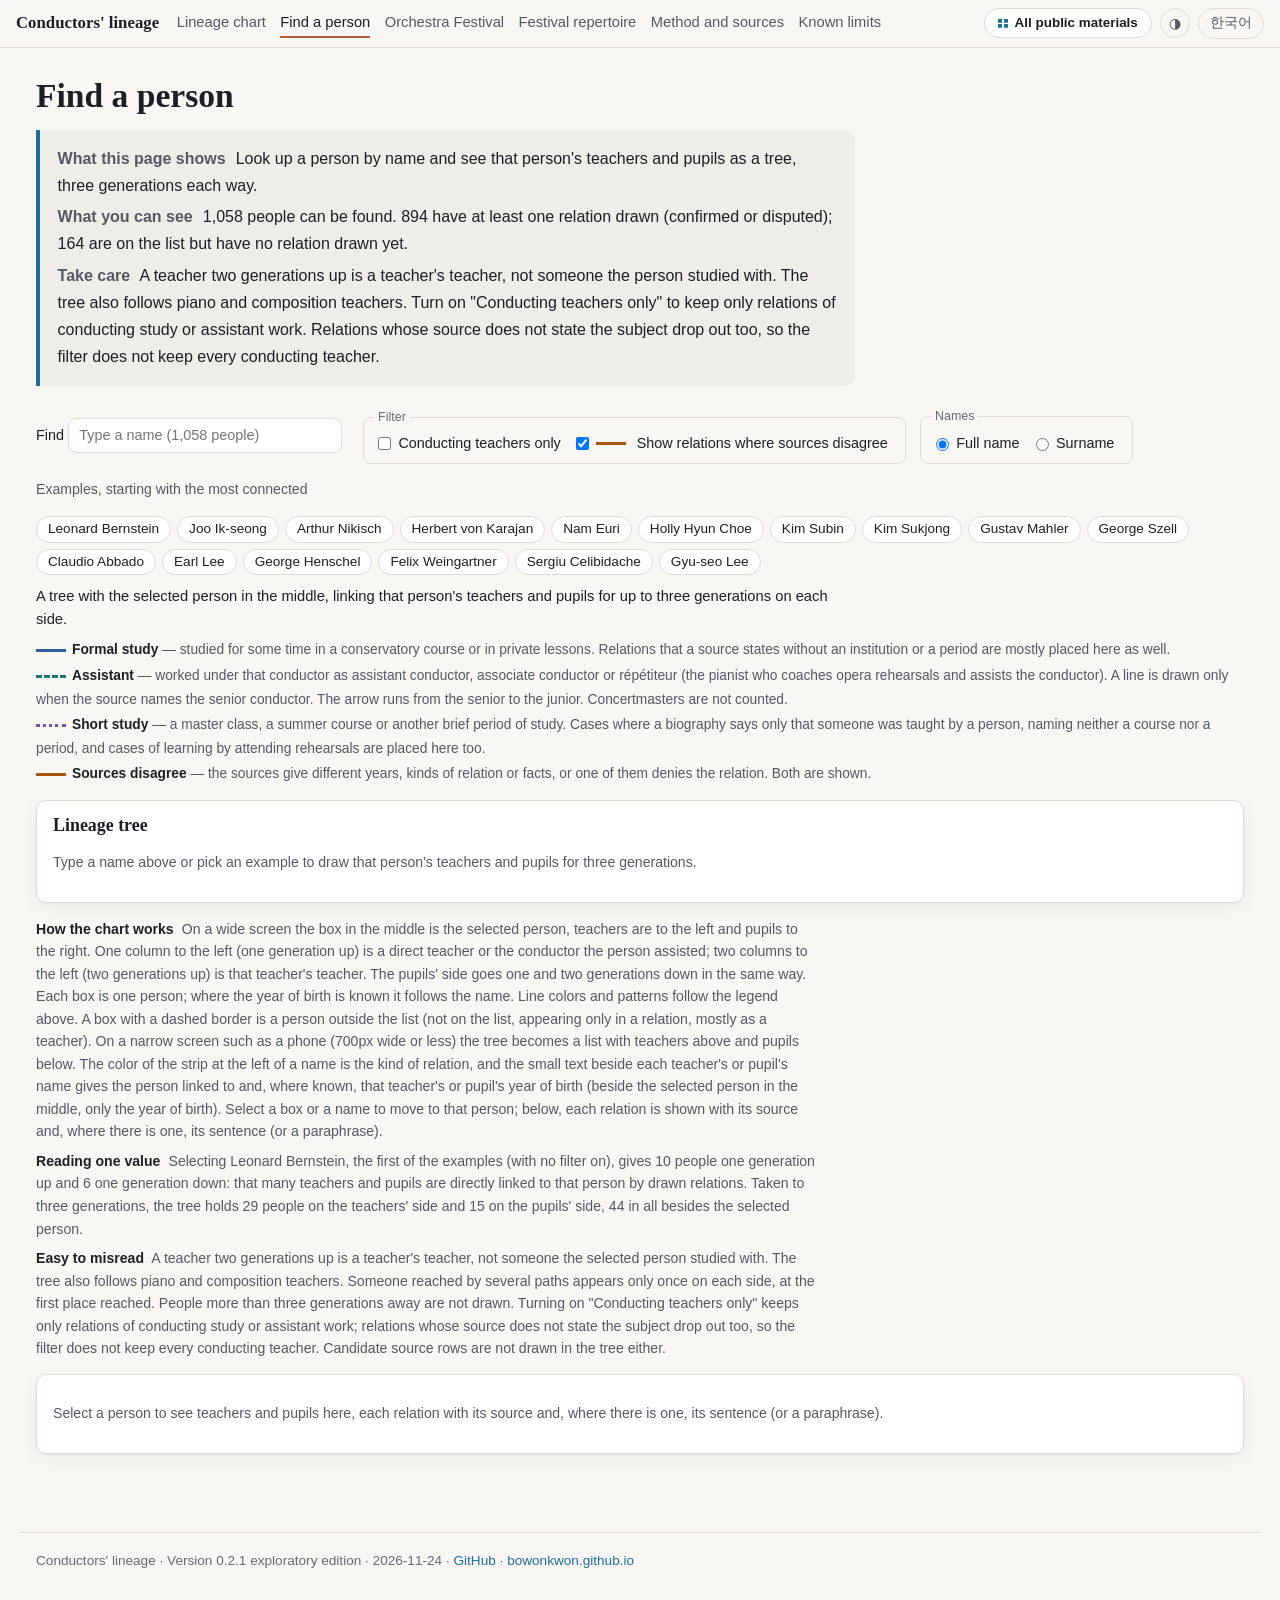
<file: docs/en/find.html>
<!DOCTYPE html>
<html lang="en"><head><meta charset="utf-8"><meta name="viewport" content="width=device-width,initial-scale=1">
<title>Find a person — Conductors&#x27; lineage</title><meta name="description" content="Who taught each conductor, and whom each conductor assisted, with the source beside every relation. Exploratory edition: 1,058 people, 952 relations.">
<script>(function(){var q=new URLSearchParams(location.search).get("theme");try{if(q==="light"||q==="dark"){localStorage.setItem("cl-theme",q)}else if(q==="auto"){localStorage.removeItem("cl-theme")}var v=localStorage.getItem("cl-theme");if(v)document.documentElement.setAttribute("data-theme",v)}catch(e){}})();</script>
<link rel="stylesheet" href="../assets/style.css">
</head><body>
<header><a class="brand" href="index.html">Conductors' lineage</a><nav aria-label="Pages"><a href="index.html">Lineage chart</a><a href="find.html" class=on aria-current=page>Find a person</a><a href="festival.html">Orchestra Festival</a><a href="repertoire.html">Festival repertoire</a><a href="method.html">Method and sources</a><a href="limits.html">Known limits</a></nav>
<div class="right"><a class="hub" href="https://bowonkwon.github.io/en/">All public materials</a><button id="theme" class="theme" type="button" aria-label="Light or dark">◑</button><a class="lang" href="../ko/find.html" lang="ko">한국어</a></div></header>
<main>
<h1>Find a person</h1>
<div class="sum" role="note"><p><b>What this page shows</b> Look up a person by name and see that person's teachers and pupils as a tree, three generations each way.</p><p><b>What you can see</b> 1,058 people can be found. 894 have at least one relation drawn (confirmed or disputed); 164 are on the list but have no relation drawn yet.</p><p><b>Take care</b> A teacher two generations up is a teacher's teacher, not someone the person studied with. The tree also follows piano and composition teachers. Turn on "Conducting teachers only" to keep only relations of conducting study or assistant work. Relations whose source does not state the subject drop out too, so the filter does not keep every conducting teacher.</p></div>
<div class="ctl"><label class="search">Find <input type="search" id="q" list="names" placeholder="Type a name (1,058 people)" autocomplete="off"></label><datalist id="names"></datalist>
<fieldset><legend>Filter</legend><label><input type="checkbox" id="fCond"> Conducting teachers only</label> <label><input type="checkbox" id="fC" checked><span class="sw C"></span>Show relations where sources disagree</label></fieldset>
<fieldset><legend>Names</legend><label><input type="radio" name="mode" value="0" checked> Full name</label> <label><input type="radio" name="mode" value="1"> Surname</label></fieldset></div>
<p class="note">Examples, starting with the most connected</p><div id="sug" class="row"></div>
<p class="fi">A tree with the selected person in the middle, linking that person's teachers and pupils for up to three generations on each side.</p>
<ul class="legend"><li><span class="sw T"></span><b>Formal study</b> — studied for some time in a conservatory course or in private lessons. Relations that a source states without an institution or a period are mostly placed here as well.</li><li><span class="sw A"></span><b>Assistant</b> — worked under that conductor as assistant conductor, associate conductor or répétiteur (the pianist who coaches opera rehearsals and assists the conductor). A line is drawn only when the source names the senior conductor. The arrow runs from the senior to the junior. Concertmasters are not counted.</li><li><span class="sw M"></span><b>Short study</b> — a master class, a summer course or another brief period of study. Cases where a biography says only that someone was taught by a person, naming neither a course nor a period, and cases of learning by attending rehearsals are placed here too.</li><li><span class="sw C"></span><b>Sources disagree</b> — the sources give different years, kinds of relation or facts, or one of them denies the relation. Both are shown.</li></ul>
<section class="box" id="tree"></section>
<div class="figcap"><p class="cp"><b>How the chart works</b> On a wide screen the box in the middle is the selected person, teachers are to the left and pupils to the right. One column to the left (one generation up) is a direct teacher or the conductor the person assisted; two columns to the left (two generations up) is that teacher's teacher. The pupils' side goes one and two generations down in the same way. Each box is one person; where the year of birth is known it follows the name. Line colors and patterns follow the legend above. A box with a dashed border is a person outside the list (not on the list, appearing only in a relation, mostly as a teacher). On a narrow screen such as a phone (700px wide or less) the tree becomes a list with teachers above and pupils below. The color of the strip at the left of a name is the kind of relation, and the small text beside each teacher's or pupil's name gives the person linked to and, where known, that teacher's or pupil's year of birth (beside the selected person in the middle, only the year of birth). Select a box or a name to move to that person; below, each relation is shown with its source and, where there is one, its sentence (or a paraphrase).</p><p class="cp"><b>Reading one value</b> Selecting Leonard Bernstein, the first of the examples (with no filter on), gives 10 people one generation up and 6 one generation down: that many teachers and pupils are directly linked to that person by drawn relations. Taken to three generations, the tree holds 29 people on the teachers' side and 15 on the pupils' side, 44 in all besides the selected person.</p><p class="cp"><b>Easy to misread</b> A teacher two generations up is a teacher's teacher, not someone the selected person studied with. The tree also follows piano and composition teachers. Someone reached by several paths appears only once on each side, at the first place reached. People more than three generations away are not drawn. Turning on "Conducting teachers only" keeps only relations of conducting study or assistant work; relations whose source does not state the subject drop out too, so the filter does not keep every conducting teacher. Candidate source rows are not drawn in the tree either.</p></div>
<section class="box" id="panel" aria-live="polite"></section>
</main>
<footer>Conductors' lineage · Version 0.2.1 exploratory edition · 2026-11-24 · <a href="https://github.com/BowonKwon/Conductors-Lineage">GitHub</a> · <a href="https://bowonkwon.github.io/en/">bowonkwon.github.io</a></footer>
<script src="../assets/data.js"></script><script>window.CL_T={"chart_aria": "Relations among {n} conductors and teachers, by year of birth", "lane": "Group {n}", "lane_loose": "Small groups of one or two people, and people with no link inside this view", "axis": "Horizontal: year of birth, later to the right · arrows: teacher → pupil · vertical order inside a band has no meaning", "type": {"T": "formal study", "A": "assistant", "M": "short study"}, "conflict": "sources disagree", "candidate": "candidate", "denies": "this source denies the relation", "ctx": "(read from context)", "subject": "Subject:", "year_unverified": "(year not confirmed in the source)", "paraphrase": "Paraphrase:", "source_link": "source", "mark": {"root": "Root: an early Kapellmeister or composer from before conducting became a profession of its own", "root_kr": "Root: first Korean generation, a composer or performer who also conducted", "root_dresden": "Root: led music at the Dresden court before 1733 (Kapellmeister and the like)", "predecessor_leningrad": "Predecessor orchestra: led a predecessor of the Leningrad Philharmonic (Court Orchestra and State Orchestra, 1882–1920)", "festival_only": "Included on the basis of an appearance at the Orchestra Festival", "abroad_kr": "Conductor of Korean descent with foreign nationality and no post as head of a Korean orchestra."}, "abroad_basis": "Reason for inclusion: {b}", "outside": "Outside the list: not on the list, appears only in a relation (mostly as the teacher). Dates and this person's own teachers were not researched separately.", "tenure_h": "Tenures as head of the 17 orchestras", "career": "Career note:", "career_ko": "Career note (in Korean):", "rr_title": "* The conductor's own Latin spelling was not found: customary spelling of the surname, given name by the Revised Romanization of Korean. The conductor's own spelling may differ.", "ko_tentative": "", "teachers_h": "Teachers and seniors", "pupils_h": "Pupils and assistants", "no_teacher": "No relation drawn yet.", "no_pupil": "No relation drawn yet.", "wikidata": "Wikidata", "to_tree": "Open this person's lineage tree", "tree_h": "Lineage tree: {name}", "tree_h0": "Lineage tree", "tree_none": "No one is linked to this person by a relation drawn here yet (if a filter is on, try turning it off).", "tree_empty": "Type a name above or pick an example to draw that person's teachers and pupils for three generations.", "tree_note": "Teachers are to the left and pupils to the right, up to three generations on each side. A dashed box is a person outside the list.", "tree_note_m": "Teachers are above and pupils below. The color of the left edge is the kind of relation in the legend. The small text beside each teacher's or pupil's name gives the person linked to and, where known, that teacher's or pupil's year of birth. Select a name to move to that person.", "gen_up": "Teachers, {n} up", "gen_dn": "Pupils, {n} down", "gen_me": "Selected", "panel_empty": "Select a person to see teachers and pupils here, each relation with its source and, where there is one, its sentence (or a paraphrase).", "find_href": ""};</script><script src="../assets/app.js"></script><script>(function(){var d=document,r=d.documentElement,h=d.querySelector("header"),SF=1024,m=SF&&window.matchMedia?matchMedia("(min-width:"+SF+"px)"):null;r.classList.add("navjs");function gap(){var on=h&&m&&m.matches&&window.CSS&&CSS.supports&&CSS.supports("overflow-x","clip");r.style.setProperty("--hh",on?(h.offsetHeight+12)+"px":".9rem")}gap();addEventListener("resize",gap);addEventListener("load",gap);var c=d.querySelector("nav.toc"),p=d.querySelector(".totoc");function pill(){p.classList.toggle("show",c.getBoundingClientRect().bottom<0)}if(c&&p){addEventListener("scroll",pill,{passive:true});addEventListener("resize",pill);pill()}var hl=d.querySelector("header a.lang,header .lang a");if(h&&hl){var fl=d.createElement("a");fl.className="tolang";fl.href=hl.getAttribute("href");fl.textContent=hl.textContent;d.body.appendChild(fl);function lp(){var off=h.getBoundingClientRect().bottom<0;fl.classList.toggle("show",off);r.style.setProperty("--tocw",p&&p.classList.contains("show")?(p.offsetWidth+8)+"px":"0px")}addEventListener("scroll",lp,{passive:true});addEventListener("resize",lp);lp()}var ls=d.querySelectorAll("header a.lang,header .lang a,a.tolang");for(var i=0;i<ls.length;i++)(function(l){l.addEventListener("click",function(){if(location.hash&&(l.getAttribute("href")||"").indexOf("http")!==0)l.href=l.href.split("#")[0]+location.hash})})(ls[i])})();</script>
</body></html>
</file>
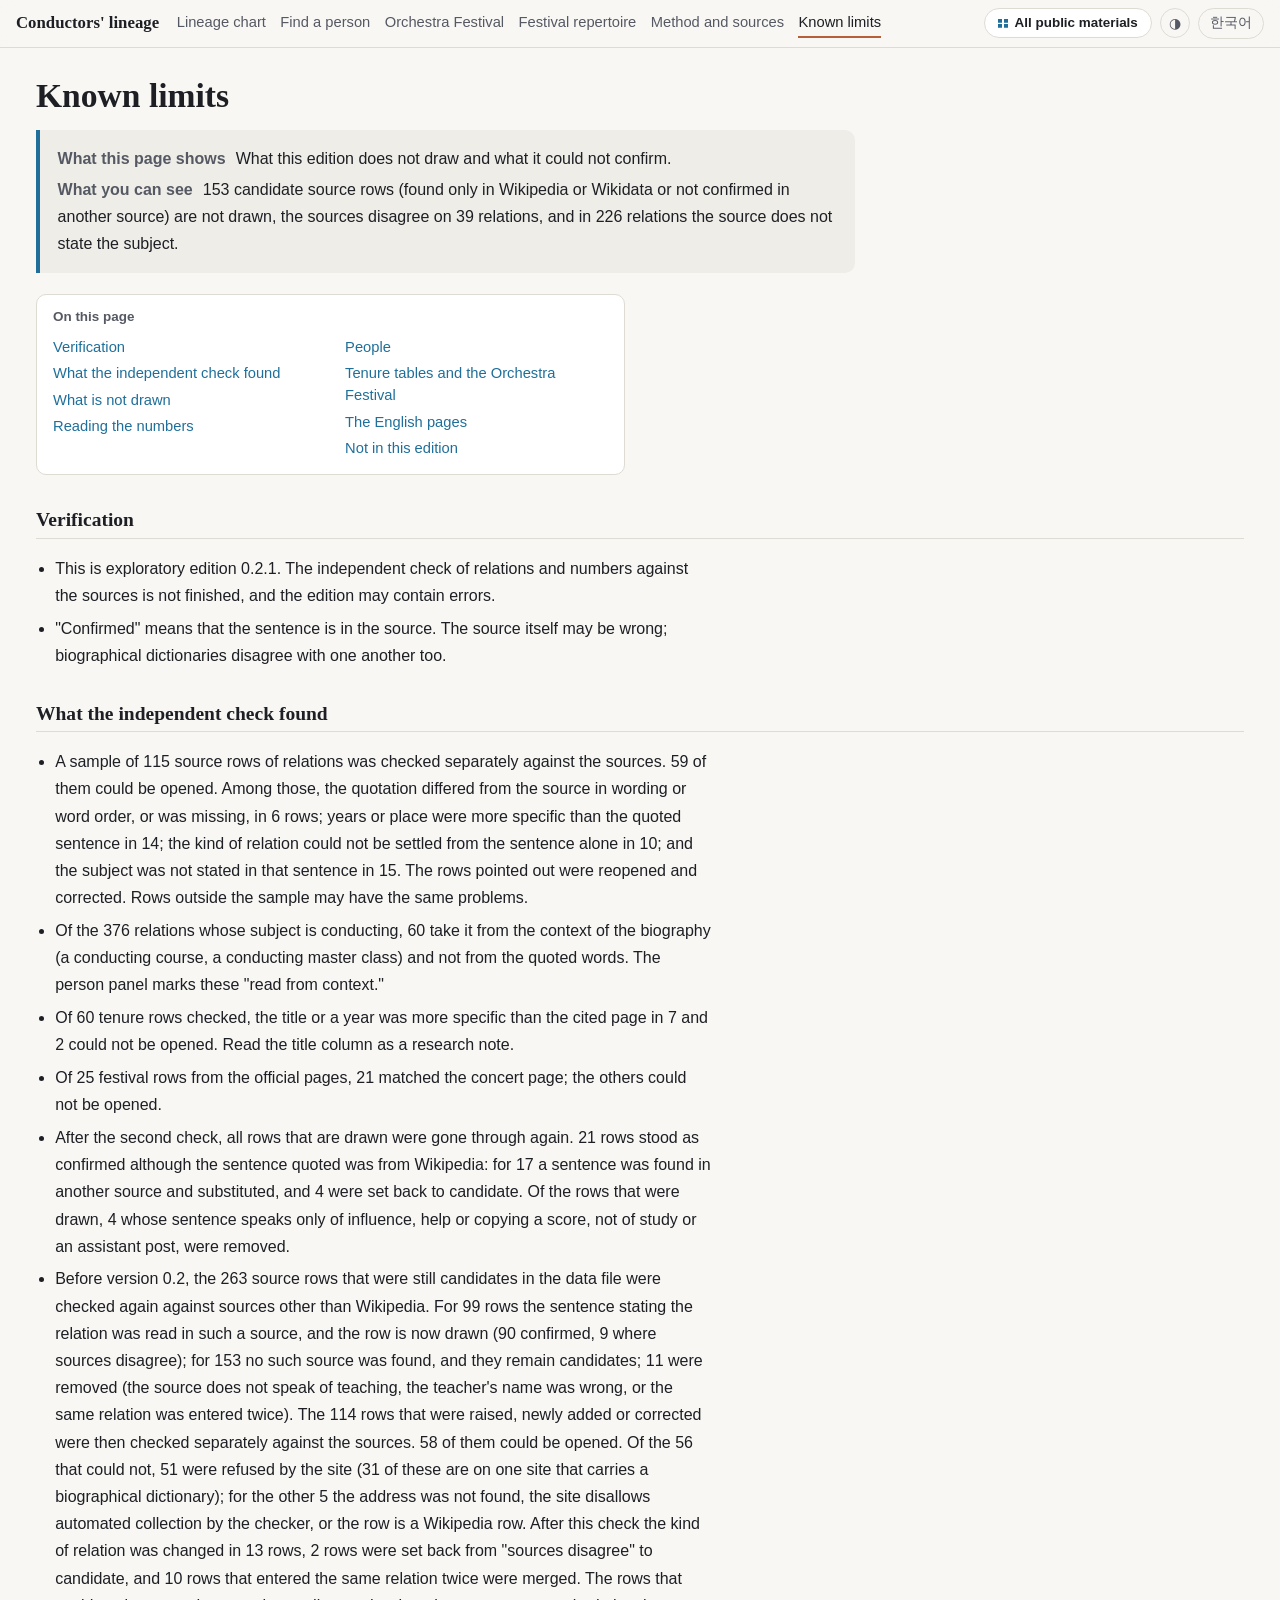
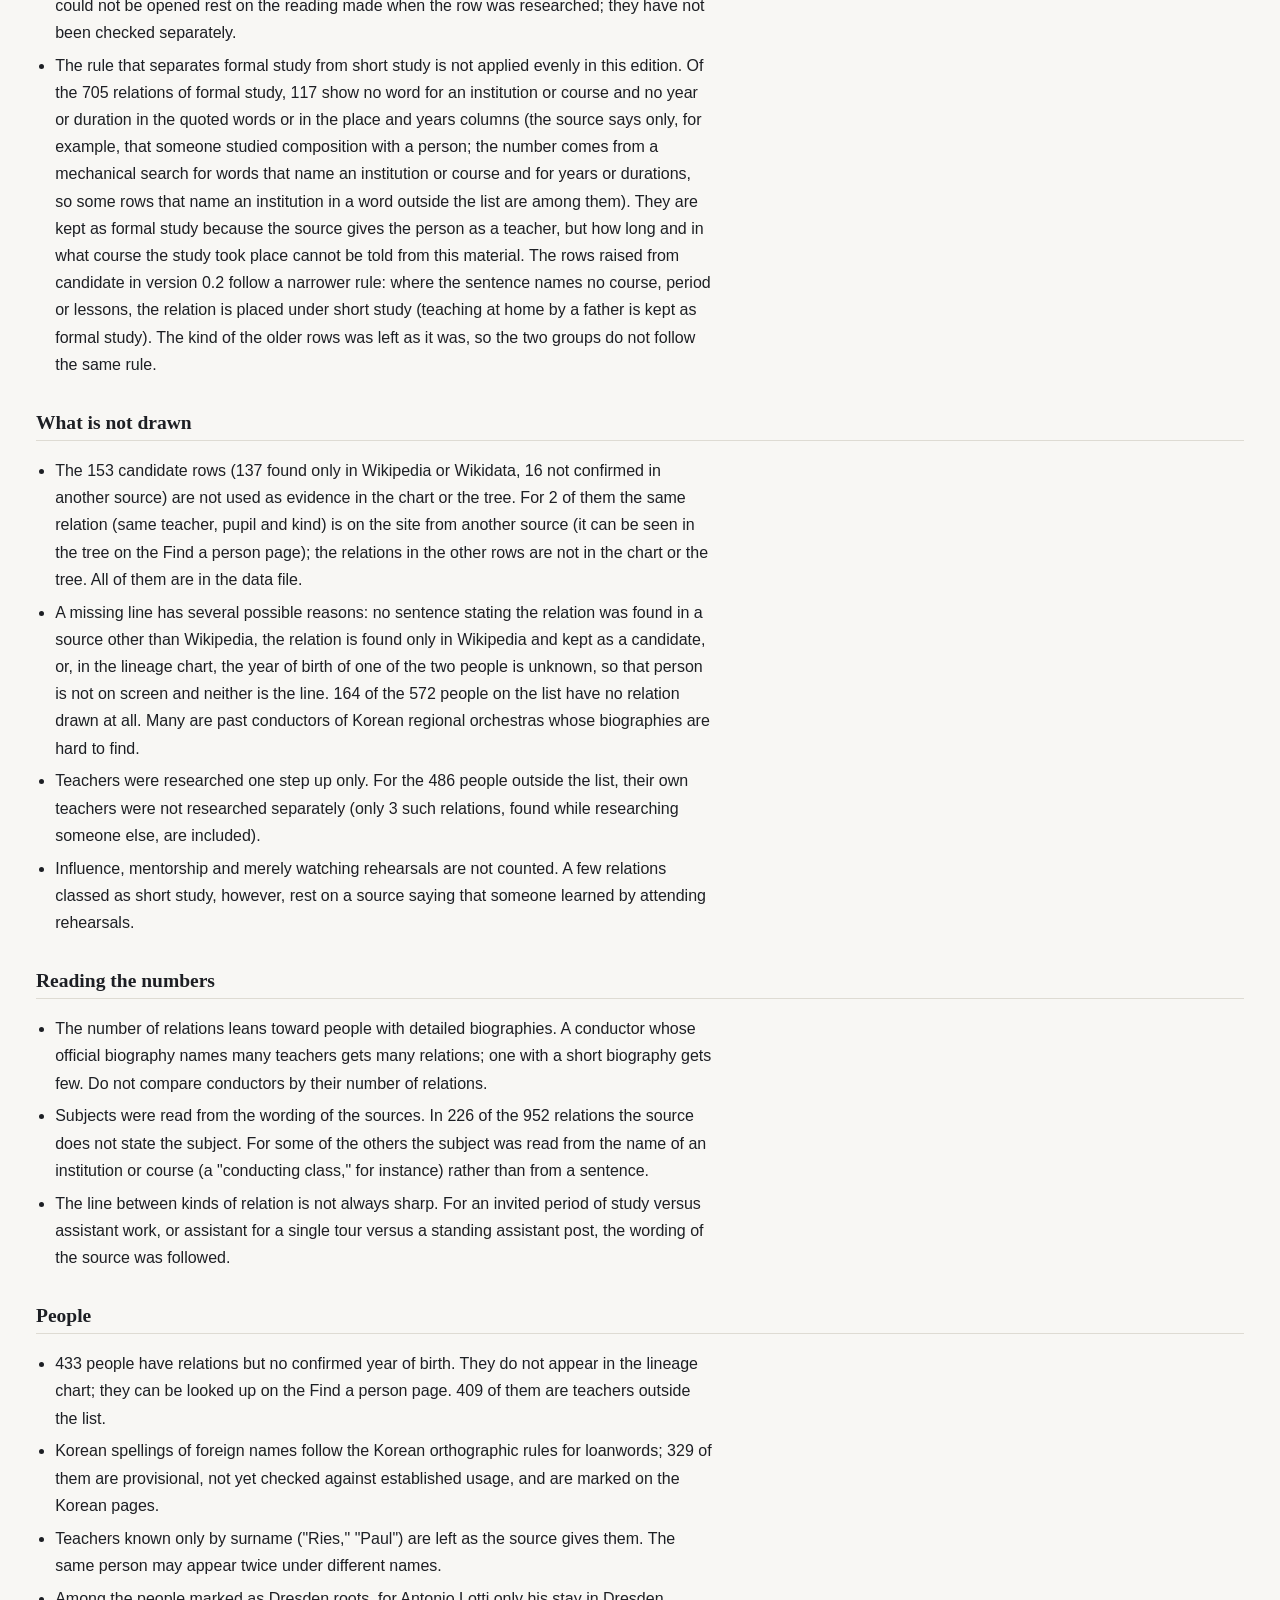
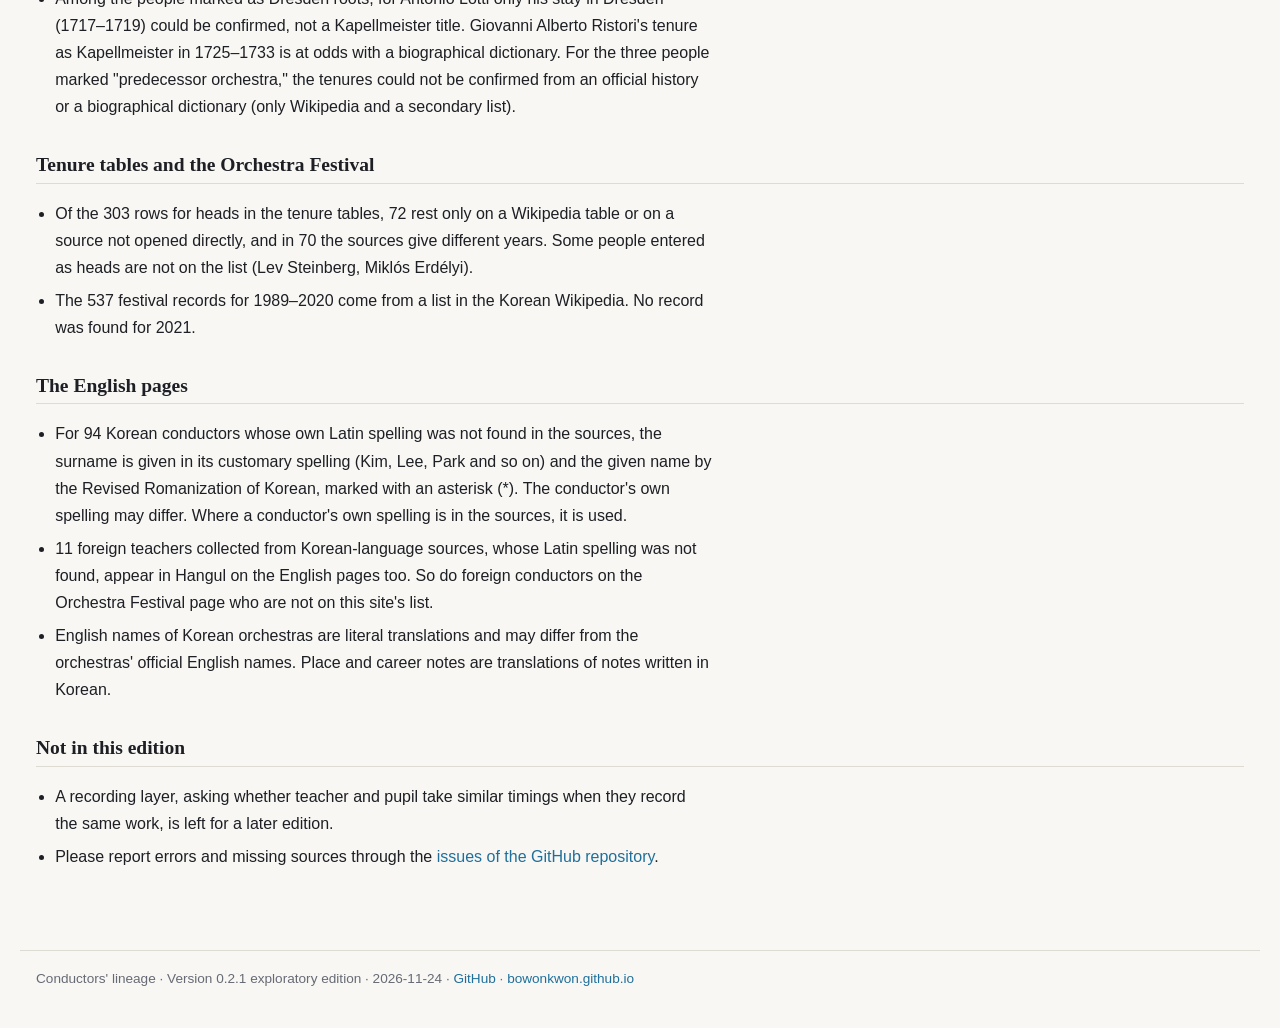
<file: docs/en/limits.html>
<!DOCTYPE html>
<html lang="en"><head><meta charset="utf-8"><meta name="viewport" content="width=device-width,initial-scale=1">
<title>Known limits — Conductors&#x27; lineage</title><meta name="description" content="Who taught each conductor, and whom each conductor assisted, with the source beside every relation. Exploratory edition: 1,058 people, 952 relations.">
<script>(function(){var q=new URLSearchParams(location.search).get("theme");try{if(q==="light"||q==="dark"){localStorage.setItem("cl-theme",q)}else if(q==="auto"){localStorage.removeItem("cl-theme")}var v=localStorage.getItem("cl-theme");if(v)document.documentElement.setAttribute("data-theme",v)}catch(e){}})();</script>
<link rel="stylesheet" href="../assets/style.css">
</head><body>
<header><a class="brand" href="index.html">Conductors' lineage</a><nav aria-label="Pages"><a href="index.html">Lineage chart</a><a href="find.html">Find a person</a><a href="festival.html">Orchestra Festival</a><a href="repertoire.html">Festival repertoire</a><a href="method.html">Method and sources</a><a href="limits.html" class=on aria-current=page>Known limits</a></nav>
<div class="right"><a class="hub" href="https://bowonkwon.github.io/en/">All public materials</a><button id="theme" class="theme" type="button" aria-label="Light or dark">◑</button><a class="lang" href="../ko/limits.html" lang="ko">한국어</a></div></header>
<main>
<h1>Known limits</h1>
<div class="sum" role="note"><p><b>What this page shows</b> What this edition does not draw and what it could not confirm.</p><p><b>What you can see</b> 153 candidate source rows (found only in Wikipedia or Wikidata or not confirmed in another source) are not drawn, the sources disagree on 39 relations, and in 226 relations the source does not state the subject.</p></div>
<div class="prose"><nav class="toc" id="toc" aria-label="On this page"><b>On this page</b><ul><li><a href="#verification">Verification</a></li><li><a href="#independent-check">What the independent check found</a></li><li><a href="#not-drawn">What is not drawn</a></li><li><a href="#reading-numbers">Reading the numbers</a></li><li><a href="#people">People</a></li><li><a href="#tenure-festival">Tenure tables and the Orchestra Festival</a></li><li><a href="#english">The English pages</a></li><li><a href="#not-in-edition">Not in this edition</a></li></ul></nav><h2 id="verification">Verification<a class="hx" href="#verification" aria-label="Link to the section ‘Verification’">#</a></h2>
<ul><li>This is exploratory edition 0.2.1. The independent check of relations and numbers against the sources is not finished, and the edition may contain errors.</li>
<li>"Confirmed" means that the sentence is in the source. The source itself may be wrong; biographical dictionaries disagree with one another too.</li></ul>
<h2 id="independent-check">What the independent check found<a class="hx" href="#independent-check" aria-label="Link to the section ‘What the independent check found’">#</a></h2>
<ul><li>A sample of 115 source rows of relations was checked separately against the sources. 59 of them could be opened. Among those, the quotation differed from the source in wording or word order, or was missing, in 6 rows; years or place were more specific than the quoted sentence in 14; the kind of relation could not be settled from the sentence alone in 10; and the subject was not stated in that sentence in 15. The rows pointed out were reopened and corrected. Rows outside the sample may have the same problems.</li>
<li>Of the 376 relations whose subject is conducting, 60 take it from the context of the biography (a conducting course, a conducting master class) and not from the quoted words. The person panel marks these "read from context."</li>
<li>Of 60 tenure rows checked, the title or a year was more specific than the cited page in 7 and 2 could not be opened. Read the title column as a research note.</li>
<li>Of 25 festival rows from the official pages, 21 matched the concert page; the others could not be opened.</li>
<li>After the second check, all rows that are drawn were gone through again. 21 rows stood as confirmed although the sentence quoted was from Wikipedia: for 17 a sentence was found in another source and substituted, and 4 were set back to candidate. Of the rows that were drawn, 4 whose sentence speaks only of influence, help or copying a score, not of study or an assistant post, were removed.</li>
<li>Before version 0.2, the 263 source rows that were still candidates in the data file were checked again against sources other than Wikipedia. For 99 rows the sentence stating the relation was read in such a source, and the row is now drawn (90 confirmed, 9 where sources disagree); for 153 no such source was found, and they remain candidates; 11 were removed (the source does not speak of teaching, the teacher's name was wrong, or the same relation was entered twice). The 114 rows that were raised, newly added or corrected were then checked separately against the sources. 58 of them could be opened. Of the 56 that could not, 51 were refused by the site (31 of these are on one site that carries a biographical dictionary); for the other 5 the address was not found, the site disallows automated collection by the checker, or the row is a Wikipedia row. After this check the kind of relation was changed in 13 rows, 2 rows were set back from "sources disagree" to candidate, and 10 rows that entered the same relation twice were merged. The rows that could not be opened rest on the reading made when the row was researched; they have not been checked separately.</li>
<li>The rule that separates formal study from short study is not applied evenly in this edition. Of the 705 relations of formal study, 117 show no word for an institution or course and no year or duration in the quoted words or in the place and years columns (the source says only, for example, that someone studied composition with a person; the number comes from a mechanical search for words that name an institution or course and for years or durations, so some rows that name an institution in a word outside the list are among them). They are kept as formal study because the source gives the person as a teacher, but how long and in what course the study took place cannot be told from this material. The rows raised from candidate in version 0.2 follow a narrower rule: where the sentence names no course, period or lessons, the relation is placed under short study (teaching at home by a father is kept as formal study). The kind of the older rows was left as it was, so the two groups do not follow the same rule.</li></ul>
<h2 id="not-drawn">What is not drawn<a class="hx" href="#not-drawn" aria-label="Link to the section ‘What is not drawn’">#</a></h2>
<ul><li>The 153 candidate rows (137 found only in Wikipedia or Wikidata, 16 not confirmed in another source) are not used as evidence in the chart or the tree. For 2 of them the same relation (same teacher, pupil and kind) is on the site from another source (it can be seen in the tree on the Find a person page); the relations in the other rows are not in the chart or the tree. All of them are in the data file.</li>
<li>A missing line has several possible reasons: no sentence stating the relation was found in a source other than Wikipedia, the relation is found only in Wikipedia and kept as a candidate, or, in the lineage chart, the year of birth of one of the two people is unknown, so that person is not on screen and neither is the line. 164 of the 572 people on the list have no relation drawn at all. Many are past conductors of Korean regional orchestras whose biographies are hard to find.</li>
<li>Teachers were researched one step up only. For the 486 people outside the list, their own teachers were not researched separately (only 3 such relations, found while researching someone else, are included).</li>
<li>Influence, mentorship and merely watching rehearsals are not counted. A few relations classed as short study, however, rest on a source saying that someone learned by attending rehearsals.</li></ul>
<h2 id="reading-numbers">Reading the numbers<a class="hx" href="#reading-numbers" aria-label="Link to the section ‘Reading the numbers’">#</a></h2>
<ul><li>The number of relations leans toward people with detailed biographies. A conductor whose official biography names many teachers gets many relations; one with a short biography gets few. Do not compare conductors by their number of relations.</li>
<li>Subjects were read from the wording of the sources. In 226 of the 952 relations the source does not state the subject. For some of the others the subject was read from the name of an institution or course (a "conducting class," for instance) rather than from a sentence.</li>
<li>The line between kinds of relation is not always sharp. For an invited period of study versus assistant work, or assistant for a single tour versus a standing assistant post, the wording of the source was followed.</li></ul>
<h2 id="people">People<a class="hx" href="#people" aria-label="Link to the section ‘People’">#</a></h2>
<ul><li>433 people have relations but no confirmed year of birth. They do not appear in the lineage chart; they can be looked up on the Find a person page. 409 of them are teachers outside the list.</li>
<li>Korean spellings of foreign names follow the Korean orthographic rules for loanwords; 329 of them are provisional, not yet checked against established usage, and are marked on the Korean pages.</li>
<li>Teachers known only by surname ("Ries," "Paul") are left as the source gives them. The same person may appear twice under different names.</li>
<li>Among the people marked as Dresden roots, for Antonio Lotti only his stay in Dresden (1717–1719) could be confirmed, not a Kapellmeister title. Giovanni Alberto Ristori's tenure as Kapellmeister in 1725–1733 is at odds with a biographical dictionary. For the three people marked "predecessor orchestra," the tenures could not be confirmed from an official history or a biographical dictionary (only Wikipedia and a secondary list).</li></ul>
<h2 id="tenure-festival">Tenure tables and the Orchestra Festival<a class="hx" href="#tenure-festival" aria-label="Link to the section ‘Tenure tables and the Orchestra Festival’">#</a></h2>
<ul><li>Of the 303 rows for heads in the tenure tables, 72 rest only on a Wikipedia table or on a source not opened directly, and in 70 the sources give different years. Some people entered as heads are not on the list (Lev Steinberg, Miklós Erdélyi).</li>
<li>The 537 festival records for 1989–2020 come from a list in the Korean Wikipedia. No record was found for 2021.</li></ul>
<h2 id="english">The English pages<a class="hx" href="#english" aria-label="Link to the section ‘The English pages’">#</a></h2>
<ul><li>For 94 Korean conductors whose own Latin spelling was not found in the sources, the surname is given in its customary spelling (Kim, Lee, Park and so on) and the given name by the Revised Romanization of Korean, marked with an asterisk (*). The conductor's own spelling may differ. Where a conductor's own spelling is in the sources, it is used.</li>
<li>11 foreign teachers collected from Korean-language sources, whose Latin spelling was not found, appear in Hangul on the English pages too. So do foreign conductors on the Orchestra Festival page who are not on this site's list.</li>
<li>English names of Korean orchestras are literal translations and may differ from the orchestras' official English names. Place and career notes are translations of notes written in Korean.</li></ul>
<h2 id="not-in-edition">Not in this edition<a class="hx" href="#not-in-edition" aria-label="Link to the section ‘Not in this edition’">#</a></h2>
<ul><li>A recording layer, asking whether teacher and pupil take similar timings when they record the same work, is left for a later edition.</li>
<li>Please report errors and missing sources through the <a href="https://github.com/BowonKwon/Conductors-Lineage/issues">issues of the GitHub repository</a>.</li></ul></div><a class="totoc" href="#toc" aria-label="Back to the section list of this page">↑ Contents</a>
</main>
<footer>Conductors' lineage · Version 0.2.1 exploratory edition · 2026-11-24 · <a href="https://github.com/BowonKwon/Conductors-Lineage">GitHub</a> · <a href="https://bowonkwon.github.io/en/">bowonkwon.github.io</a></footer>
<script>(function(){var b=document.getElementById('theme');if(b)b.addEventListener('click',function(){var c=document.documentElement.getAttribute('data-theme')||(window.matchMedia('(prefers-color-scheme:dark)').matches?'dark':'light'),n=c==='dark'?'light':'dark';document.documentElement.setAttribute('data-theme',n);try{localStorage.setItem('cl-theme',n)}catch(e){}})})();</script><script>(function(){var d=document,r=d.documentElement,h=d.querySelector("header"),SF=1024,m=SF&&window.matchMedia?matchMedia("(min-width:"+SF+"px)"):null;r.classList.add("navjs");function gap(){var on=h&&m&&m.matches&&window.CSS&&CSS.supports&&CSS.supports("overflow-x","clip");r.style.setProperty("--hh",on?(h.offsetHeight+12)+"px":".9rem")}gap();addEventListener("resize",gap);addEventListener("load",gap);var c=d.querySelector("nav.toc"),p=d.querySelector(".totoc");function pill(){p.classList.toggle("show",c.getBoundingClientRect().bottom<0)}if(c&&p){addEventListener("scroll",pill,{passive:true});addEventListener("resize",pill);pill()}var hl=d.querySelector("header a.lang,header .lang a");if(h&&hl){var fl=d.createElement("a");fl.className="tolang";fl.href=hl.getAttribute("href");fl.textContent=hl.textContent;d.body.appendChild(fl);function lp(){var off=h.getBoundingClientRect().bottom<0;fl.classList.toggle("show",off);r.style.setProperty("--tocw",p&&p.classList.contains("show")?(p.offsetWidth+8)+"px":"0px")}addEventListener("scroll",lp,{passive:true});addEventListener("resize",lp);lp()}var ls=d.querySelectorAll("header a.lang,header .lang a,a.tolang");for(var i=0;i<ls.length;i++)(function(l){l.addEventListener("click",function(){if(location.hash&&(l.getAttribute("href")||"").indexOf("http")!==0)l.href=l.href.split("#")[0]+location.hash})})(ls[i])})();</script>
</body></html>
</file>
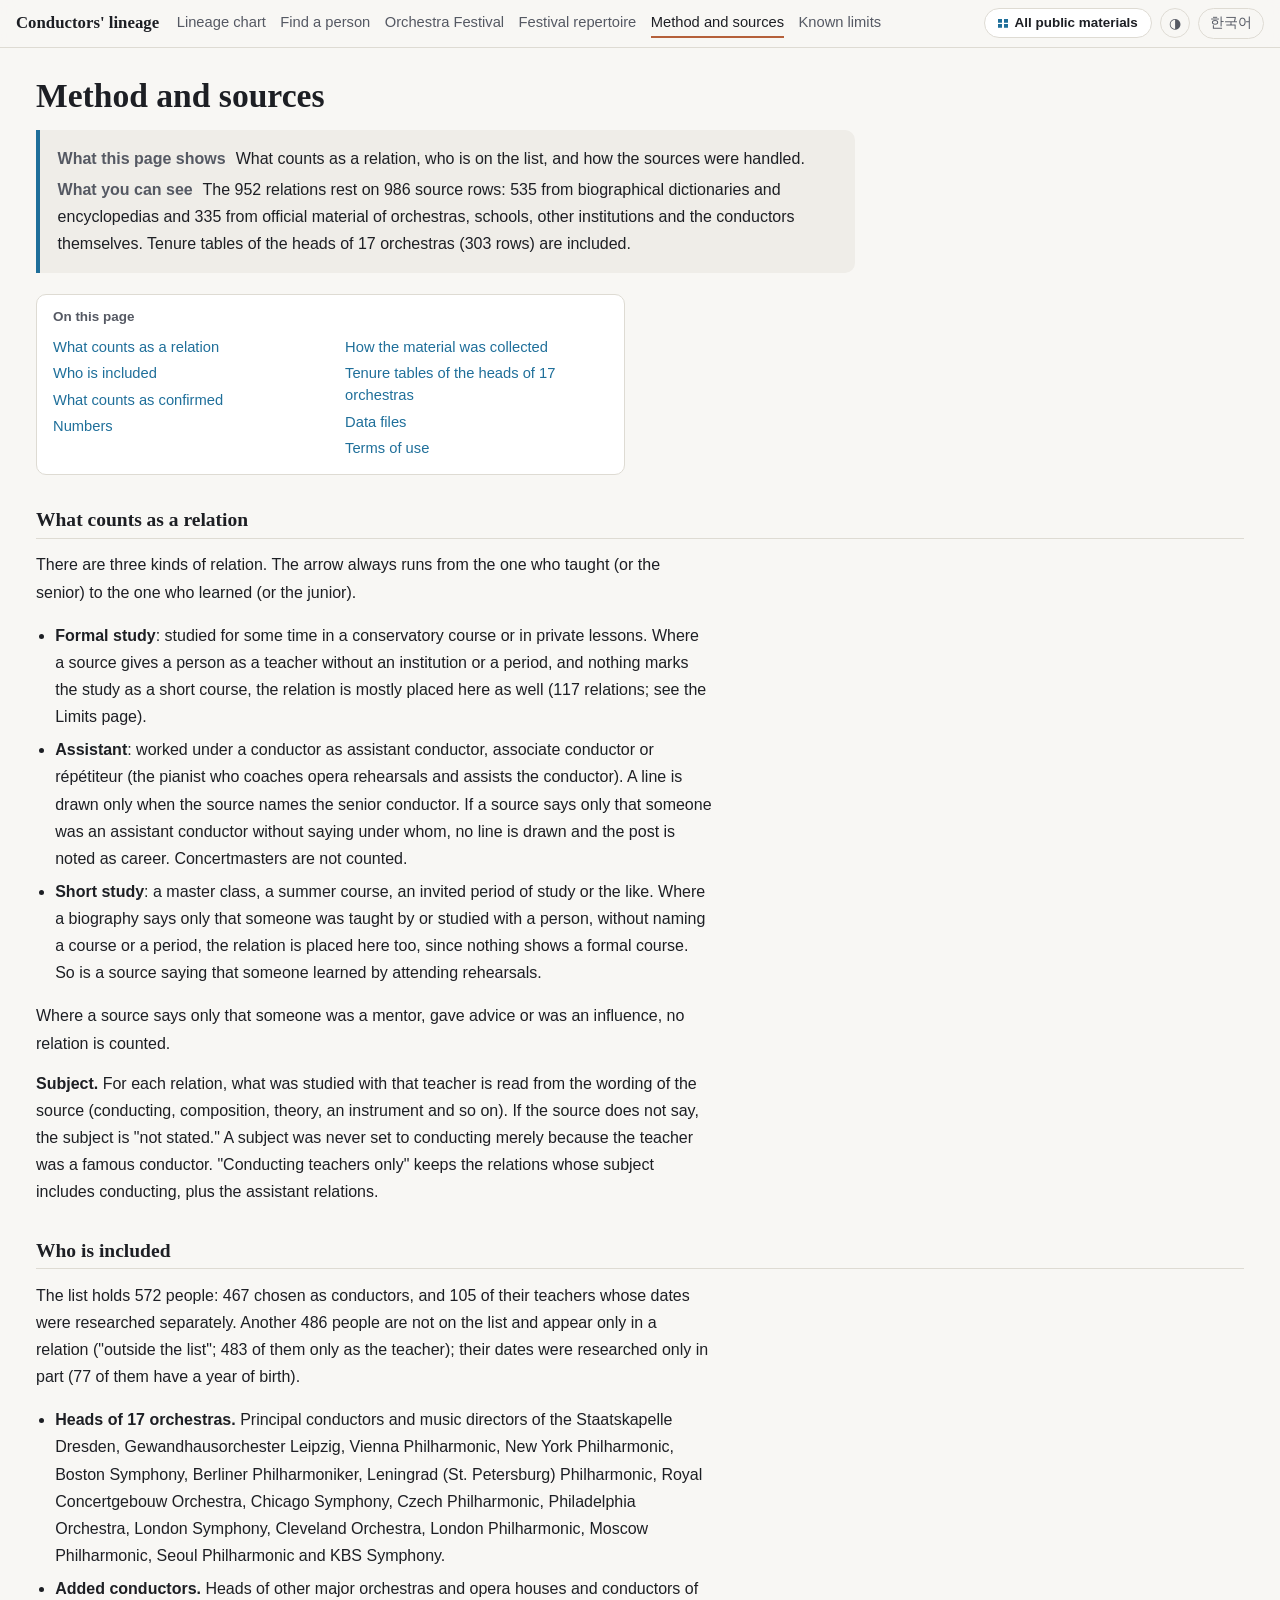
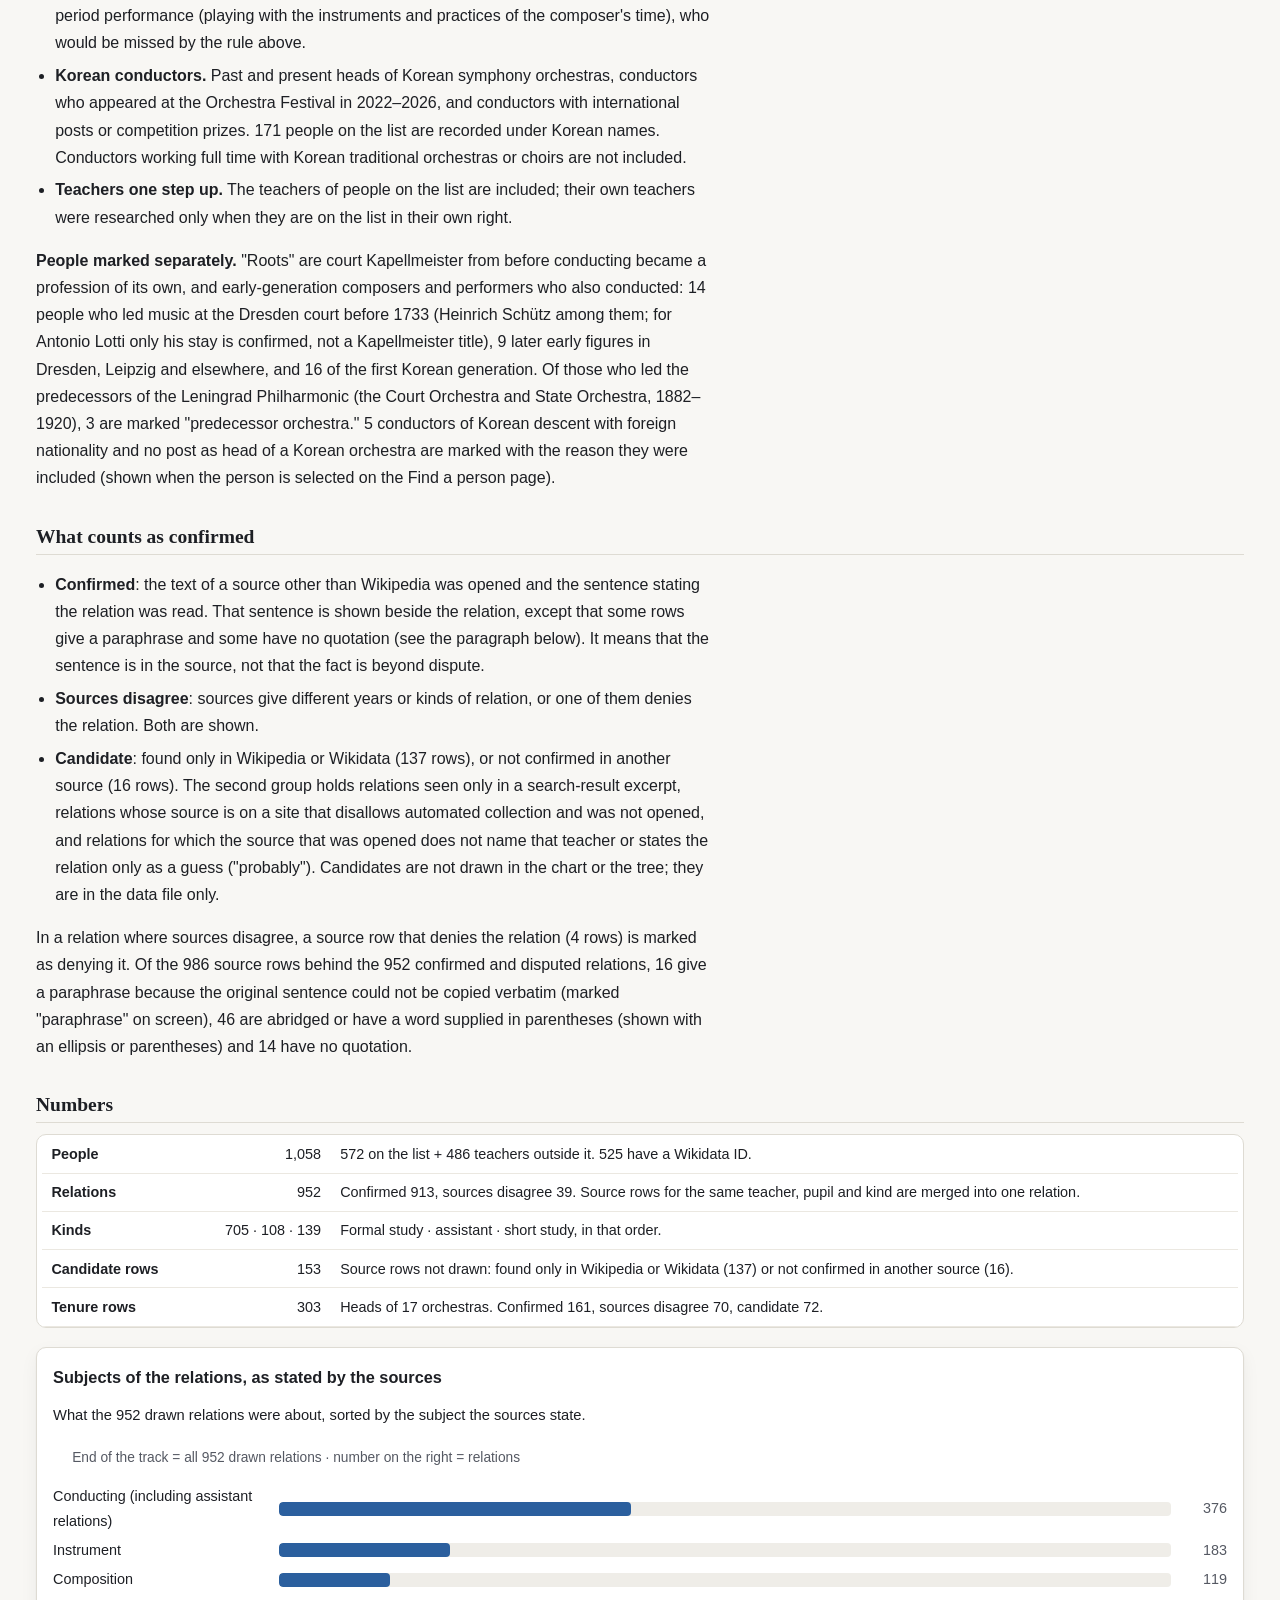
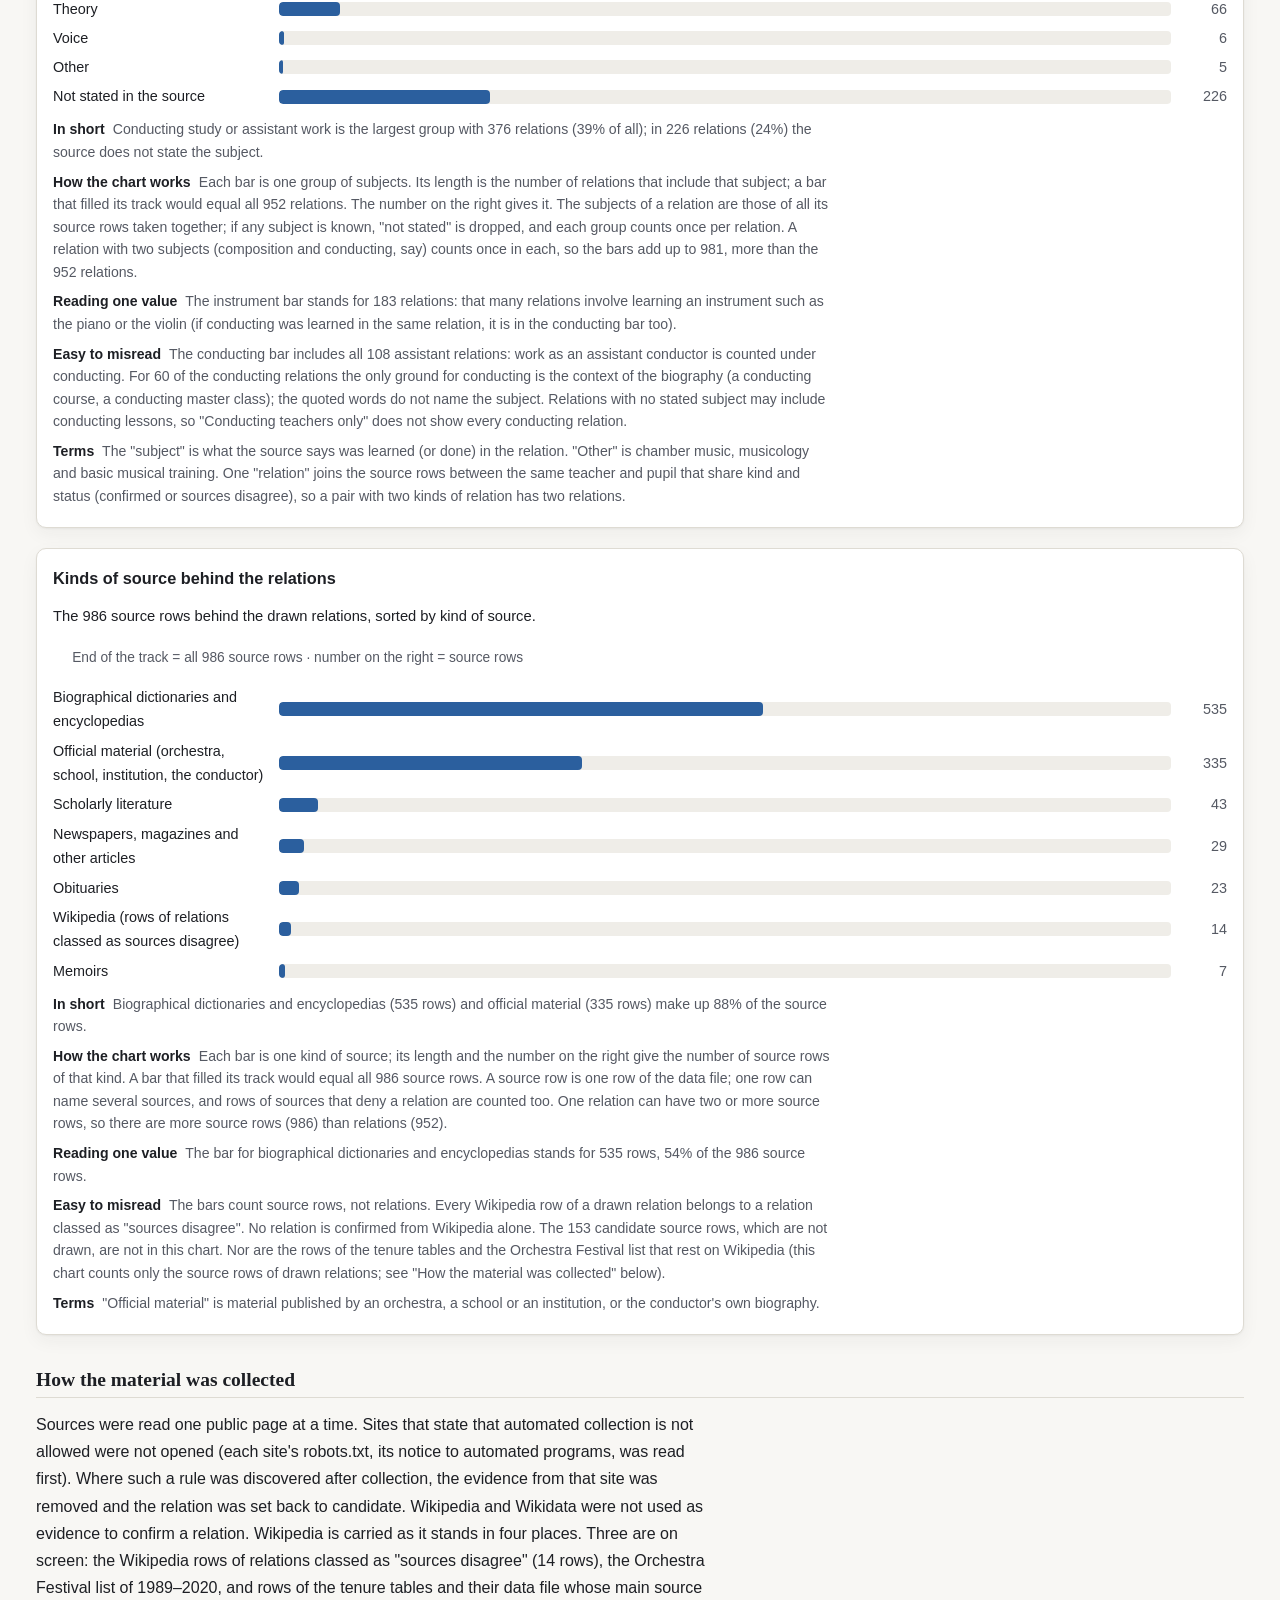
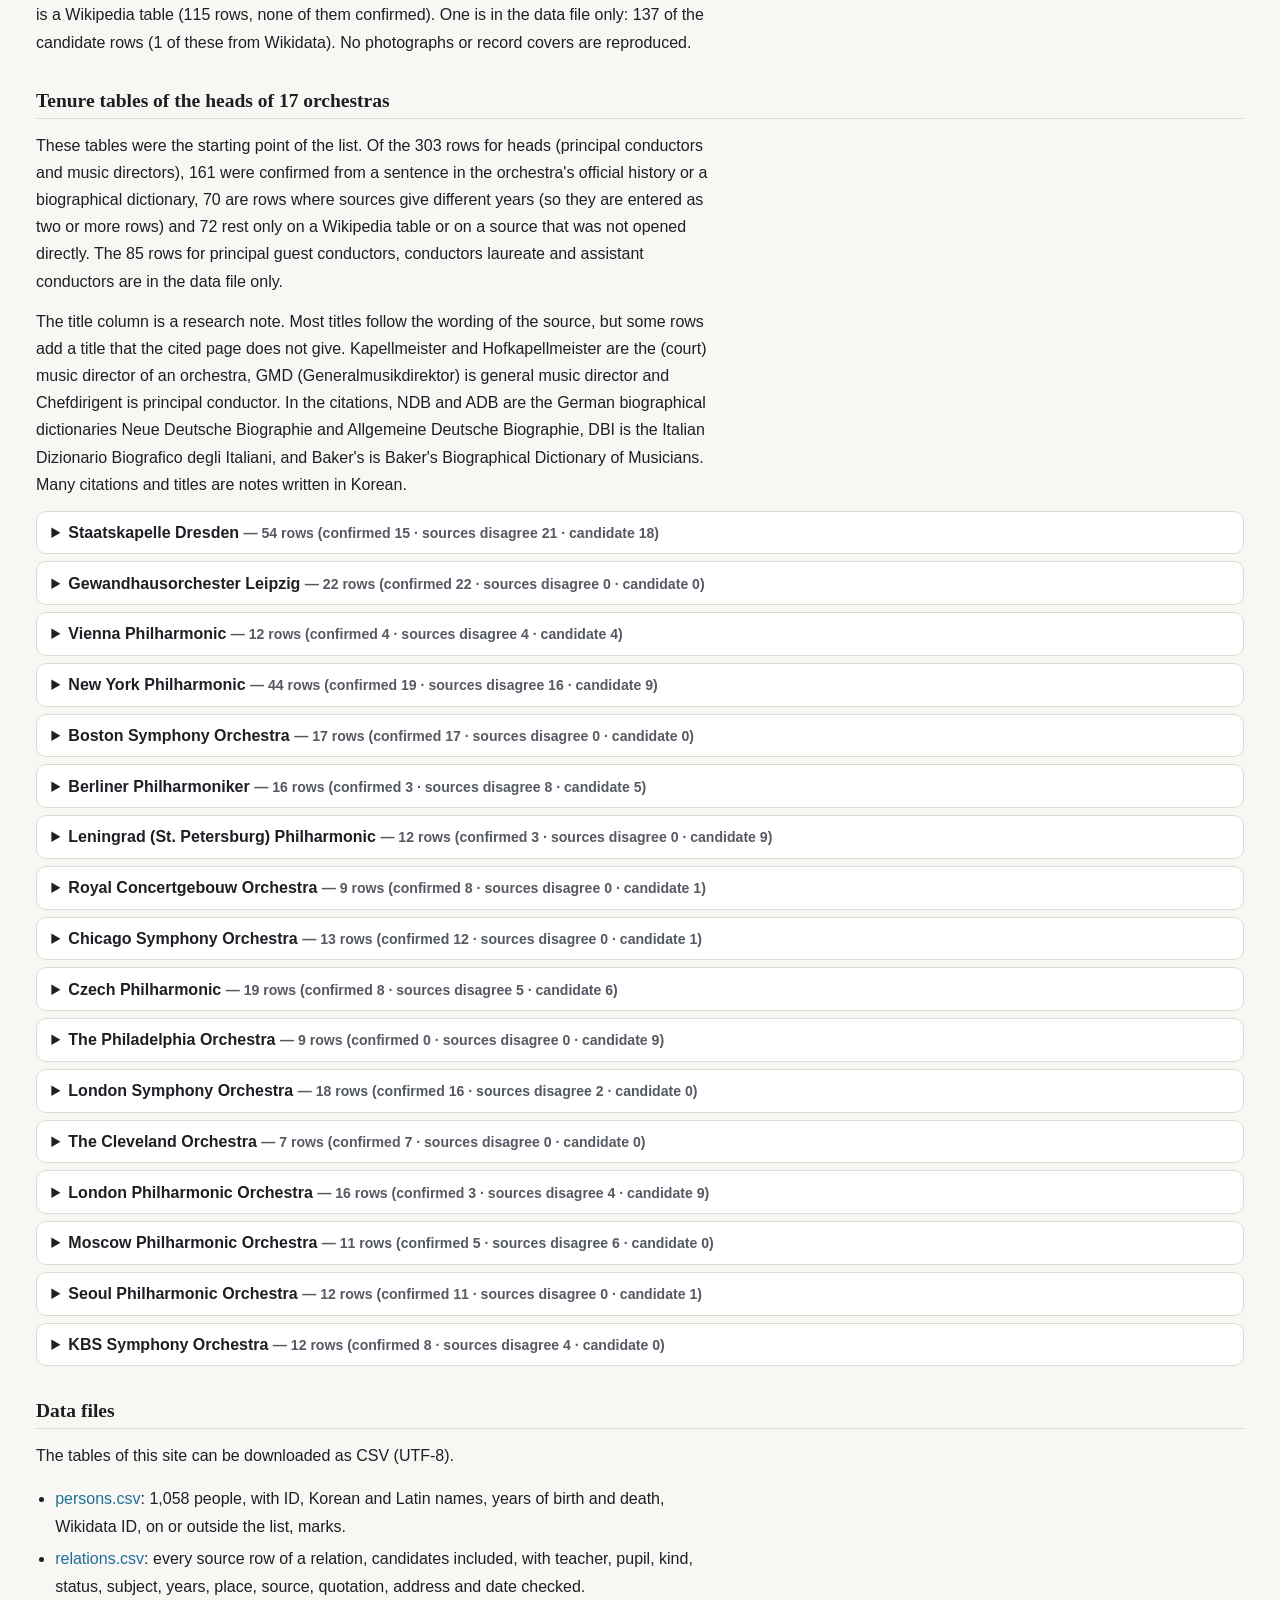
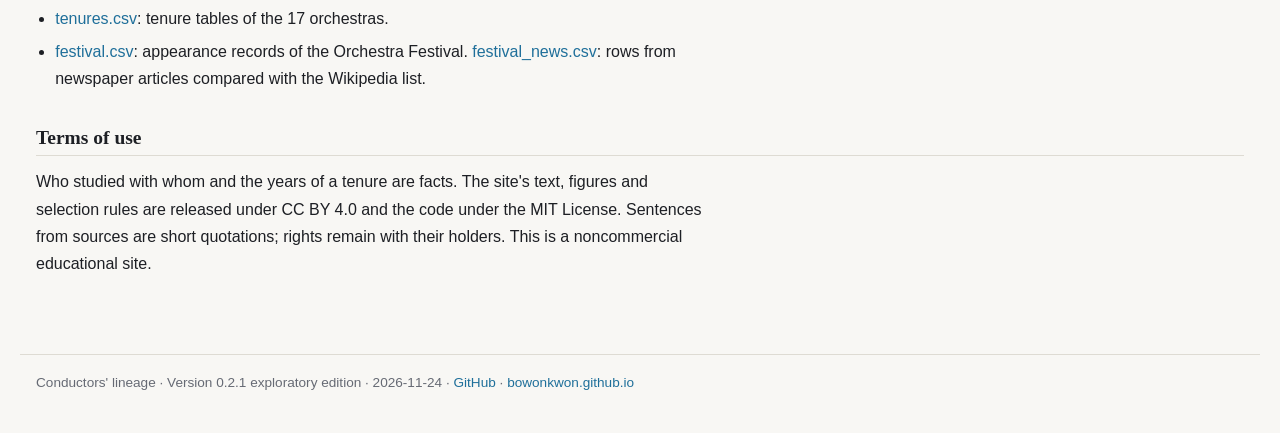
<file: docs/en/method.html>
<!DOCTYPE html>
<html lang="en"><head><meta charset="utf-8"><meta name="viewport" content="width=device-width,initial-scale=1">
<title>Method and sources — Conductors&#x27; lineage</title><meta name="description" content="Who taught each conductor, and whom each conductor assisted, with the source beside every relation. Exploratory edition: 1,058 people, 952 relations.">
<script>(function(){var q=new URLSearchParams(location.search).get("theme");try{if(q==="light"||q==="dark"){localStorage.setItem("cl-theme",q)}else if(q==="auto"){localStorage.removeItem("cl-theme")}var v=localStorage.getItem("cl-theme");if(v)document.documentElement.setAttribute("data-theme",v)}catch(e){}})();</script>
<link rel="stylesheet" href="../assets/style.css">
</head><body>
<header><a class="brand" href="index.html">Conductors' lineage</a><nav aria-label="Pages"><a href="index.html">Lineage chart</a><a href="find.html">Find a person</a><a href="festival.html">Orchestra Festival</a><a href="repertoire.html">Festival repertoire</a><a href="method.html" class=on aria-current=page>Method and sources</a><a href="limits.html">Known limits</a></nav>
<div class="right"><a class="hub" href="https://bowonkwon.github.io/en/">All public materials</a><button id="theme" class="theme" type="button" aria-label="Light or dark">◑</button><a class="lang" href="../ko/method.html" lang="ko">한국어</a></div></header>
<main>
<h1>Method and sources</h1>
<div class="sum" role="note"><p><b>What this page shows</b> What counts as a relation, who is on the list, and how the sources were handled.</p><p><b>What you can see</b> The 952 relations rest on 986 source rows: 535 from biographical dictionaries and encyclopedias and 335 from official material of orchestras, schools, other institutions and the conductors themselves. Tenure tables of the heads of 17 orchestras (303 rows) are included.</p></div>
<div class="prose">
<nav class="toc" id="toc" aria-label="On this page"><b>On this page</b><ul><li><a href="#what">What counts as a relation</a></li><li><a href="#who">Who is included</a></li><li><a href="#status">What counts as confirmed</a></li><li><a href="#counts">Numbers</a></li><li><a href="#web">How the material was collected</a></li><li><a href="#ten">Tenure tables of the heads of 17 orchestras</a></li><li><a href="#data">Data files</a></li><li><a href="#license">Terms of use</a></li></ul></nav><h2 id="what">What counts as a relation<a class="hx" href="#what" aria-label="Link to the section ‘What counts as a relation’">#</a></h2><p>There are three kinds of relation. The arrow always runs from the one who taught (or the senior) to the one who learned (or the junior).</p>
<ul><li><b>Formal study</b>: studied for some time in a conservatory course or in private lessons. Where a source gives a person as a teacher without an institution or a period, and nothing marks the study as a short course, the relation is mostly placed here as well (117 relations; see the Limits page).</li>
<li><b>Assistant</b>: worked under a conductor as assistant conductor, associate conductor or répétiteur (the pianist who coaches opera rehearsals and assists the conductor). A line is drawn only when the source names the senior conductor. If a source says only that someone was an assistant conductor without saying under whom, no line is drawn and the post is noted as career. Concertmasters are not counted.</li>
<li><b>Short study</b>: a master class, a summer course, an invited period of study or the like. Where a biography says only that someone was taught by or studied with a person, without naming a course or a period, the relation is placed here too, since nothing shows a formal course. So is a source saying that someone learned by attending rehearsals.</li></ul>
<p>Where a source says only that someone was a mentor, gave advice or was an influence, no relation is counted.</p>
<p><b>Subject.</b> For each relation, what was studied with that teacher is read from the wording of the source (conducting, composition, theory, an instrument and so on). If the source does not say, the subject is "not stated." A subject was never set to conducting merely because the teacher was a famous conductor. "Conducting teachers only" keeps the relations whose subject includes conducting, plus the assistant relations.</p>
<h2 id="who">Who is included<a class="hx" href="#who" aria-label="Link to the section ‘Who is included’">#</a></h2><p>The list holds 572 people: 467 chosen as conductors, and 105 of their teachers whose dates were researched separately. Another 486 people are not on the list and appear only in a relation ("outside the list"; 483 of them only as the teacher); their dates were researched only in part (77 of them have a year of birth).</p>
<ul><li><b>Heads of 17 orchestras.</b> Principal conductors and music directors of the Staatskapelle Dresden, Gewandhausorchester Leipzig, Vienna Philharmonic, New York Philharmonic, Boston Symphony, Berliner Philharmoniker, Leningrad (St. Petersburg) Philharmonic, Royal Concertgebouw Orchestra, Chicago Symphony, Czech Philharmonic, Philadelphia Orchestra, London Symphony, Cleveland Orchestra, London Philharmonic, Moscow Philharmonic, Seoul Philharmonic and KBS Symphony.</li>
<li><b>Added conductors.</b> Heads of other major orchestras and opera houses and conductors of period performance (playing with the instruments and practices of the composer's time), who would be missed by the rule above.</li>
<li><b>Korean conductors.</b> Past and present heads of Korean symphony orchestras, conductors who appeared at the Orchestra Festival in 2022–2026, and conductors with international posts or competition prizes. 171 people on the list are recorded under Korean names. Conductors working full time with Korean traditional orchestras or choirs are not included.</li>
<li><b>Teachers one step up.</b> The teachers of people on the list are included; their own teachers were researched only when they are on the list in their own right.</li></ul>
<p><b>People marked separately.</b> "Roots" are court Kapellmeister from before conducting became a profession of its own, and early-generation composers and performers who also conducted: 14 people who led music at the Dresden court before 1733 (Heinrich Schütz among them; for Antonio Lotti only his stay is confirmed, not a Kapellmeister title), 9 later early figures in Dresden, Leipzig and elsewhere, and 16 of the first Korean generation. Of those who led the predecessors of the Leningrad Philharmonic (the Court Orchestra and State Orchestra, 1882–1920), 3 are marked "predecessor orchestra." 5 conductors of Korean descent with foreign nationality and no post as head of a Korean orchestra are marked with the reason they were included (shown when the person is selected on the Find a person page).</p>
<h2 id="status">What counts as confirmed<a class="hx" href="#status" aria-label="Link to the section ‘What counts as confirmed’">#</a></h2><ul><li><b>Confirmed</b>: the text of a source other than Wikipedia was opened and the sentence stating the relation was read. That sentence is shown beside the relation, except that some rows give a paraphrase and some have no quotation (see the paragraph below). It means that the sentence is in the source, not that the fact is beyond dispute.</li>
<li><b>Sources disagree</b>: sources give different years or kinds of relation, or one of them denies the relation. Both are shown.</li>
<li><b>Candidate</b>: found only in Wikipedia or Wikidata (137 rows), or not confirmed in another source (16 rows). The second group holds relations seen only in a search-result excerpt, relations whose source is on a site that disallows automated collection and was not opened, and relations for which the source that was opened does not name that teacher or states the relation only as a guess ("probably"). Candidates are not drawn in the chart or the tree; they are in the data file only.</li></ul>
<p>In a relation where sources disagree, a source row that denies the relation (4 rows) is marked as denying it. Of the 986 source rows behind the 952 confirmed and disputed relations, 16 give a paraphrase because the original sentence could not be copied verbatim (marked "paraphrase" on screen), 46 are abridged or have a word supplied in parentheses (shown with an ellipsis or parentheses) and 14 have no quotation.</p>
<h2 id="counts">Numbers<a class="hx" href="#counts" aria-label="Link to the section ‘Numbers’">#</a></h2><div class="wrap tw"><table><tbody><tr><th>People</th><td class="num">1,058</td><td>572 on the list + 486 teachers outside it. 525 have a Wikidata ID.</td></tr><tr><th>Relations</th><td class="num">952</td><td>Confirmed 913, sources disagree 39. Source rows for the same teacher, pupil and kind are merged into one relation.</td></tr><tr><th>Kinds</th><td class="num">705 · 108 · 139</td><td>Formal study · assistant · short study, in that order.</td></tr><tr><th>Candidate rows</th><td class="num">153</td><td>Source rows not drawn: found only in Wikipedia or Wikidata (137) or not confirmed in another source (16).</td></tr><tr><th>Tenure rows</th><td class="num">303</td><td>Heads of 17 orchestras. Confirmed 161, sources disagree 70, candidate 72.</td></tr></tbody></table></div>
<figure><h3 class="figtitle">Subjects of the relations, as stated by the sources</h3><p class="fi">What the 952 drawn relations were about, sorted by the subject the sources state.</p><ul class="legend"><li>End of the track = all 952 drawn relations · number on the right = relations</li></ul><div class="hbars"><div class="hb"><span class="hl">Conducting (including assistant relations)</span><span class="ht"><span class="hf" style="width:39.5%"></span></span><span class="hn">376</span></div><div class="hb"><span class="hl">Instrument</span><span class="ht"><span class="hf" style="width:19.2%"></span></span><span class="hn">183</span></div><div class="hb"><span class="hl">Composition</span><span class="ht"><span class="hf" style="width:12.5%"></span></span><span class="hn">119</span></div><div class="hb"><span class="hl">Theory</span><span class="ht"><span class="hf" style="width:6.9%"></span></span><span class="hn">66</span></div><div class="hb"><span class="hl">Voice</span><span class="ht"><span class="hf" style="width:0.6%"></span></span><span class="hn">6</span></div><div class="hb"><span class="hl">Other</span><span class="ht"><span class="hf" style="width:0.5%"></span></span><span class="hn">5</span></div><div class="hb"><span class="hl">Not stated in the source</span><span class="ht"><span class="hf" style="width:23.7%"></span></span><span class="hn">226</span></div></div>
<figcaption><p class="cp"><b>In short</b> Conducting study or assistant work is the largest group with 376 relations (39% of all); in 226 relations (24%) the source does not state the subject.</p><p class="cp"><b>How the chart works</b> Each bar is one group of subjects. Its length is the number of relations that include that subject; a bar that filled its track would equal all 952 relations. The number on the right gives it. The subjects of a relation are those of all its source rows taken together; if any subject is known, "not stated" is dropped, and each group counts once per relation. A relation with two subjects (composition and conducting, say) counts once in each, so the bars add up to 981, more than the 952 relations.</p><p class="cp"><b>Reading one value</b> The instrument bar stands for 183 relations: that many relations involve learning an instrument such as the piano or the violin (if conducting was learned in the same relation, it is in the conducting bar too).</p><p class="cp"><b>Easy to misread</b> The conducting bar includes all 108 assistant relations: work as an assistant conductor is counted under conducting. For 60 of the conducting relations the only ground for conducting is the context of the biography (a conducting course, a conducting master class); the quoted words do not name the subject. Relations with no stated subject may include conducting lessons, so "Conducting teachers only" does not show every conducting relation.</p><p class="cp"><b>Terms</b> The "subject" is what the source says was learned (or done) in the relation. "Other" is chamber music, musicology and basic musical training. One "relation" joins the source rows between the same teacher and pupil that share kind and status (confirmed or sources disagree), so a pair with two kinds of relation has two relations.</p></figcaption></figure>
<figure><h3 class="figtitle">Kinds of source behind the relations</h3><p class="fi">The 986 source rows behind the drawn relations, sorted by kind of source.</p><ul class="legend"><li>End of the track = all 986 source rows · number on the right = source rows</li></ul><div class="hbars"><div class="hb"><span class="hl">Biographical dictionaries and encyclopedias</span><span class="ht"><span class="hf" style="width:54.3%"></span></span><span class="hn">535</span></div><div class="hb"><span class="hl">Official material (orchestra, school, institution, the conductor)</span><span class="ht"><span class="hf" style="width:34.0%"></span></span><span class="hn">335</span></div><div class="hb"><span class="hl">Scholarly literature</span><span class="ht"><span class="hf" style="width:4.4%"></span></span><span class="hn">43</span></div><div class="hb"><span class="hl">Newspapers, magazines and other articles</span><span class="ht"><span class="hf" style="width:2.9%"></span></span><span class="hn">29</span></div><div class="hb"><span class="hl">Obituaries</span><span class="ht"><span class="hf" style="width:2.3%"></span></span><span class="hn">23</span></div><div class="hb"><span class="hl">Wikipedia (rows of relations classed as sources disagree)</span><span class="ht"><span class="hf" style="width:1.4%"></span></span><span class="hn">14</span></div><div class="hb"><span class="hl">Memoirs</span><span class="ht"><span class="hf" style="width:0.7%"></span></span><span class="hn">7</span></div></div>
<figcaption><p class="cp"><b>In short</b> Biographical dictionaries and encyclopedias (535 rows) and official material (335 rows) make up 88% of the source rows.</p><p class="cp"><b>How the chart works</b> Each bar is one kind of source; its length and the number on the right give the number of source rows of that kind. A bar that filled its track would equal all 986 source rows. A source row is one row of the data file; one row can name several sources, and rows of sources that deny a relation are counted too. One relation can have two or more source rows, so there are more source rows (986) than relations (952).</p><p class="cp"><b>Reading one value</b> The bar for biographical dictionaries and encyclopedias stands for 535 rows, 54% of the 986 source rows.</p><p class="cp"><b>Easy to misread</b> The bars count source rows, not relations. Every Wikipedia row of a drawn relation belongs to a relation classed as "sources disagree". No relation is confirmed from Wikipedia alone. The 153 candidate source rows, which are not drawn, are not in this chart. Nor are the rows of the tenure tables and the Orchestra Festival list that rest on Wikipedia (this chart counts only the source rows of drawn relations; see "How the material was collected" below).</p><p class="cp"><b>Terms</b> "Official material" is material published by an orchestra, a school or an institution, or the conductor's own biography.</p></figcaption></figure>
<h2 id="web">How the material was collected<a class="hx" href="#web" aria-label="Link to the section ‘How the material was collected’">#</a></h2><p>Sources were read one public page at a time. Sites that state that automated collection is not allowed were not opened (each site's robots.txt, its notice to automated programs, was read first). Where such a rule was discovered after collection, the evidence from that site was removed and the relation was set back to candidate. Wikipedia and Wikidata were not used as evidence to confirm a relation. Wikipedia is carried as it stands in four places. Three are on screen: the Wikipedia rows of relations classed as "sources disagree" (14 rows), the Orchestra Festival list of 1989–2020, and rows of the tenure tables and their data file whose main source is a Wikipedia table (115 rows, none of them confirmed). One is in the data file only: 137 of the candidate rows (1 of these from Wikidata). No photographs or record covers are reproduced.</p>
<h2 id="ten">Tenure tables of the heads of 17 orchestras<a class="hx" href="#ten" aria-label="Link to the section ‘Tenure tables of the heads of 17 orchestras’">#</a></h2><p>These tables were the starting point of the list. Of the 303 rows for heads (principal conductors and music directors), 161 were confirmed from a sentence in the orchestra's official history or a biographical dictionary, 70 are rows where sources give different years (so they are entered as two or more rows) and 72 rest only on a Wikipedia table or on a source that was not opened directly. The 85 rows for principal guest conductors, conductors laureate and assistant conductors are in the data file only.</p>
<p>The title column is a research note. Most titles follow the wording of the source, but some rows add a title that the cited page does not give. Kapellmeister and Hofkapellmeister are the (court) music director of an orchestra, GMD (Generalmusikdirektor) is general music director and Chefdirigent is principal conductor. In the citations, NDB and ADB are the German biographical dictionaries Neue Deutsche Biographie and Allgemeine Deutsche Biographie, DBI is the Italian Dizionario Biografico degli Italiani, and Baker's is Baker's Biographical Dictionary of Musicians. Many citations and titles are notes written in Korean.</p><details><summary>Staatskapelle Dresden <span class="note">— 54 rows (confirmed 15 · sources disagree 21 · candidate 18)</span></summary><div class="wrap tw"><table><thead><tr><th>Tenure</th><th>Name</th><th>Title (research note)</th><th>Status</th><th>Source</th></tr></thead><tbody><tr><td class="num">1548–1554</td><td><a href="find.html#P0583">Johann Walter</a></td><td>Kapellmeister (Hofkantorei)</td><td>confirmed</td><td>NDB 27 (2020), S. 362–364 (Friedhelm Brusniak); ADB 41 (1896), S. 110–113 (Robert Eitner)</td></tr><tr><td class="num">1554–1568</td><td><a href="find.html#P0584">Mattheus Le Maistre</a></td><td>Hofkapellmeister</td><td>confirmed</td><td>NDB 14 (1985), S. 181 (Friedhelm Brusniak); ADB 18 (1883), S. 233–235</td></tr><tr><td class="num">1568–1580</td><td><a href="find.html#P0585">Antonio Scandello</a></td><td>Hofkapellmeister</td><td>confirmed</td><td>ADB 30 (1890), S. 475–476 (Robert Eitner); DBI 91 (2018) (Francesco Pezzi)</td></tr><tr><td class="num">1580–1584</td><td><a href="find.html#P0586">Giovanni Battista Pinelli</a></td><td>Hofkapellmeister</td><td>confirmed</td><td>ADB 26 (1888), S. 150 (Moritz Fürstenau)</td></tr><tr><td class="num">1587–1619</td><td><a href="find.html#P0587">Rogier Michael</a></td><td>Hofkapellmeister</td><td>confirmed</td><td>NDB 17 (1994), S. 422–423 (Horst Leuchtmann, 「Michael」 가족 항목); ADB 21 (1885), S. 674–676 (Moritz Fürstenau)</td></tr><tr><td class="num">1617–1672</td><td><a href="find.html#P0357">Heinrich Schütz</a></td><td>Hofkapellmeister</td><td>confirmed</td><td>NDB 23 (2007), S. 662–664 (Bernhold Schmid)</td></tr><tr><td class="num">1654–1680</td><td><a href="find.html#P0588">Vincenzo Albrici</a></td><td>maestro di cappella (Kapellmeister)</td><td>confirmed</td><td>DBI 2 (1960) (Silvana Simonetti)</td></tr><tr><td class="num">1656–1680</td><td><a href="find.html#P0589">Giovanni Andrea Bontempi</a></td><td>Maestro di cappella (jointly with Schütz and Albrici)</td><td>confirmed</td><td>DBI 2 (1960) 「Albrici」 (Simonetti); DBI 3 (1961) 「Angelini-Bontempi」 (Mutini)</td></tr><tr><td class="num">1667–1673</td><td><a href="find.html#P0590">Carlo Pallavicini</a></td><td>Vicecapellmeister (1667), Capellmeister (1672)</td><td>confirmed</td><td>ADB 25 (1887), S. 98–99 (Moritz Fürstenau); DBI 80 (2014) (Andrea Garavaglia)</td></tr><tr class=cf><td class="num">1683–1688</td><td><a href="find.html#P0590">Carlo Pallavicini</a></td><td>Capellmeister</td><td>sources disagree</td><td>ADB 25 (1887), S. 98–99 (Moritz Fürstenau)</td></tr><tr class=cf><td class="num">1687–1688</td><td><a href="find.html#P0590">Carlo Pallavicini</a></td><td>camerae theatralis musicae praefectus</td><td>sources disagree</td><td>DBI 80 (2014) (Andrea Garavaglia)</td></tr><tr><td class="num">1688–1697</td><td><a href="find.html#P0591">Nicolaus Adam Strungk</a></td><td>Vicecapellmeister (1688), erster Capellmeister (1692)</td><td>confirmed</td><td>ADB 36 (1893), S. 667–669 (Max Seiffert)</td></tr><tr><td class="num">1697–1728</td><td><a href="find.html#P0592">Johann Christoph Schmidt</a></td><td>Kapellmeister (1696 Vizekapellmeister, 1717 erster Kapellmeister)</td><td>confirmed</td><td>Sächsische Biografie (Dorothea Sauer, 8.7.2008), ISGV</td></tr><tr><td class="num">1717–1729</td><td><a href="find.html#P0594">Johann David Heinichen</a></td><td>Capellmeister</td><td>confirmed</td><td>ADB 11 (1880), S. 367–369; NDB 8 (1969), S. 303 (Lothar Hoffmann-Erbrecht)</td></tr><tr class=cf><td class="num">1725–1733</td><td><a href="find.html#P0595">Giovanni Alberto Ristori</a></td><td>Kapellmeister / Hofkapellmeister</td><td>sources disagree</td><td>en.wikipedia 「Staatskapelle Dresden」 Kapellmeister 목록</td></tr><tr class=cf><td class="num">1733–1763</td><td><a href="find.html#P0028">Johann Adolph Hasse</a></td><td>Hofkapellmeister</td><td>sources disagree</td><td>en.wikipedia「Staatskapelle Dresden」·de.wikipedia「Sächsische Staatskapelle Dresden」 목록 ; 이름은 공식「The Staatskapelle Dresden」면(staatskapelle-dresden.de, 2026-11-16 열람)</td></tr><tr class=cf><td class="num">1734–1763</td><td><a href="find.html#P0028">Johann Adolph Hasse</a></td><td>Hofkapellmeister</td><td>sources disagree</td><td>en.wikipedia「Staatskapelle Dresden」·de.wikipedia「Sächsische Staatskapelle Dresden」 목록 ; 이름은 공식「The Staatskapelle Dresden」면(staatskapelle-dresden.de, 2026-11-16 열람)</td></tr><tr class=cand><td class="num">1776–1801</td><td><a href="find.html#P0029">Johann Gottlieb Naumann</a></td><td>Hofkapellmeister</td><td>candidate</td><td>en.wikipedia「Staatskapelle Dresden」·de.wikipedia「Sächsische Staatskapelle Dresden」 목록</td></tr><tr class=cand><td class="num">1802–1806</td><td><a href="find.html#P0342">Ferdinando Paer</a></td><td>Hofkapellmeister</td><td>candidate</td><td>en.wikipedia「Staatskapelle Dresden」·de.wikipedia「Sächsische Staatskapelle Dresden」 목록</td></tr><tr class=cand><td class="num">1810–1841</td><td><a href="find.html#P0341">Francesco Morlacchi</a></td><td>Hofkapellmeister</td><td>candidate</td><td>en.wikipedia「Staatskapelle Dresden」·de.wikipedia「Sächsische Staatskapelle Dresden」 목록</td></tr><tr class=cand><td class="num">1816–1826</td><td><a href="find.html#P0030">Carl Maria von Weber</a></td><td>Hofkapellmeister</td><td>candidate</td><td>en.wikipedia「Staatskapelle Dresden」·de.wikipedia「Sächsische Staatskapelle Dresden」 목록 ; 이름은 공식「The Staatskapelle Dresden」면(staatskapelle-dresden.de, 2026-11-16 열람)</td></tr><tr class=cand><td class="num">1826–1859</td><td><a href="find.html#P0031">Carl Gottlieb Reissiger</a></td><td>Hofkapellmeister</td><td>candidate</td><td>en.wikipedia「Staatskapelle Dresden」·de.wikipedia「Sächsische Staatskapelle Dresden」 목록</td></tr><tr class=cand><td class="num">1843–1848</td><td><a href="find.html#P0032">Richard Wagner</a></td><td>Hofkapellmeister</td><td>candidate</td><td>en.wikipedia「Staatskapelle Dresden」·de.wikipedia「Sächsische Staatskapelle Dresden」 목록 ; 이름은 공식「The Staatskapelle Dresden」면(staatskapelle-dresden.de, 2026-11-16 열람)</td></tr><tr class=cand><td class="num">1850–1880</td><td><a href="find.html#P0340">Karl August Krebs</a></td><td>Kapellmeister</td><td>candidate</td><td>en.wikipedia「Staatskapelle Dresden」·de.wikipedia「Sächsische Staatskapelle Dresden」 목록</td></tr><tr class=cf><td class="num">1860–1877</td><td><a href="find.html#P0056">Julius Rietz</a></td><td>Hofkapellmeister</td><td>sources disagree</td><td>en.wikipedia「Staatskapelle Dresden」·de.wikipedia「Sächsische Staatskapelle Dresden」 목록</td></tr><tr class=cf><td class="num">1872–1914</td><td><a href="find.html#P0033">Ernst von Schuch</a></td><td>Hofkapellmeister, 1889 GMD</td><td>sources disagree</td><td>en.wikipedia「Staatskapelle Dresden」·de.wikipedia「Sächsische Staatskapelle Dresden」 목록</td></tr><tr class=cf><td class="num">1874–1877</td><td><a href="find.html#P0056">Julius Rietz</a></td><td>Hofkapellmeister</td><td>sources disagree</td><td>en.wikipedia「Staatskapelle Dresden」·de.wikipedia「Sächsische Staatskapelle Dresden」 목록</td></tr><tr class=cf><td class="num">1877–1882</td><td><a href="find.html#P0156">Franz Wüllner</a></td><td>Hofkapellmeister</td><td>sources disagree</td><td>en.wikipedia「Staatskapelle Dresden」·de.wikipedia「Sächsische Staatskapelle Dresden」 목록</td></tr><tr class=cf><td class="num">1877–1884</td><td><a href="find.html#P0156">Franz Wüllner</a></td><td>Hofkapellmeister</td><td>sources disagree</td><td>en.wikipedia「Staatskapelle Dresden」·de.wikipedia「Sächsische Staatskapelle Dresden」 목록</td></tr><tr class=cf><td class="num">1879–1914</td><td><a href="find.html#P0033">Ernst von Schuch</a></td><td>Erster Kapellmeister (Oberleitung der Hofkapelle), 1889 sächs. GMD</td><td>sources disagree</td><td>Gabriella Hanke Knaus, 「Schuch, Ernst Edler von」, Neue Deutsche Biographie 23 (2007), S. 619–620 (deutsche-biographie.de, 2026-11-16 열람)</td></tr><tr class=cf><td class="num">1884–1914</td><td><a href="find.html#P0033">Ernst von Schuch</a></td><td>Hofkapellmeister, 1889 GMD</td><td>sources disagree</td><td>en.wikipedia「Staatskapelle Dresden」·de.wikipedia「Sächsische Staatskapelle Dresden」 목록</td></tr><tr class=cand><td class="num">1914–1921</td><td><a href="find.html#P0034">Fritz Reiner</a></td><td>Kapellmeister</td><td>candidate</td><td>en.wikipedia「Staatskapelle Dresden」·de.wikipedia「Sächsische Staatskapelle Dresden」 목록 ; 이름은 공식「The Staatskapelle Dresden」면(staatskapelle-dresden.de, 2026-11-16 열람)</td></tr><tr class=cand><td class="num">1922–1933</td><td><a href="find.html#P0035">Fritz Busch</a></td><td>Operndirektor und GMD</td><td>candidate</td><td>en.wikipedia「Staatskapelle Dresden」·de.wikipedia「Sächsische Staatskapelle Dresden」 목록 ; 이름은 공식「The Staatskapelle Dresden」면(staatskapelle-dresden.de, 2026-11-16 열람)</td></tr><tr class=cf><td class="num">1934–1942</td><td><a href="find.html#P0036">Karl Böhm</a></td><td>GMD</td><td>sources disagree</td><td>en.wikipedia「Staatskapelle Dresden」·de.wikipedia「Sächsische Staatskapelle Dresden」 목록 ; 이름은 공식「The Staatskapelle Dresden」면(staatskapelle-dresden.de, 2026-11-16 열람)</td></tr><tr class=cf><td class="num">1934–1943</td><td><a href="find.html#P0036">Karl Böhm</a></td><td>GMD</td><td>sources disagree</td><td>en.wikipedia「Staatskapelle Dresden」·de.wikipedia「Sächsische Staatskapelle Dresden」 목록 ; 이름은 공식「The Staatskapelle Dresden」면(staatskapelle-dresden.de, 2026-11-16 열람)</td></tr><tr class=cand><td class="num">1943–1944</td><td><a href="find.html#P0290">Karl Elmendorff</a></td><td>GMD</td><td>candidate</td><td>en.wikipedia「Staatskapelle Dresden」·de.wikipedia「Sächsische Staatskapelle Dresden」 목록</td></tr><tr class=cand><td class="num">1945–1950</td><td><a href="find.html#P0291">Joseph Keilberth</a></td><td>GMD</td><td>candidate</td><td>en.wikipedia「Staatskapelle Dresden」·de.wikipedia「Sächsische Staatskapelle Dresden」 목록 ; 이름은 공식「The Staatskapelle Dresden」면(staatskapelle-dresden.de, 2026-11-16 열람)</td></tr><tr class=cf><td class="num">1949–1952</td><td><a href="find.html#P0037">Rudolf Kempe</a></td><td>GMD</td><td>sources disagree</td><td>en.wikipedia「Staatskapelle Dresden」·de.wikipedia「Sächsische Staatskapelle Dresden」 목록 ; 이름은 공식「The Staatskapelle Dresden」면(staatskapelle-dresden.de, 2026-11-16 열람)</td></tr><tr class=cf><td class="num">1949–1953</td><td><a href="find.html#P0037">Rudolf Kempe</a></td><td>GMD</td><td>sources disagree</td><td>en.wikipedia「Staatskapelle Dresden」·de.wikipedia「Sächsische Staatskapelle Dresden」 목록 ; 이름은 공식「The Staatskapelle Dresden」면(staatskapelle-dresden.de, 2026-11-16 열람)</td></tr><tr class=cf><td class="num">1950–1953</td><td><a href="find.html#P0037">Rudolf Kempe</a></td><td>GMD</td><td>sources disagree</td><td>en.wikipedia「Staatskapelle Dresden」·de.wikipedia「Sächsische Staatskapelle Dresden」 목록 ; 이름은 공식「The Staatskapelle Dresden」면(staatskapelle-dresden.de, 2026-11-16 열람)</td></tr><tr class=cand><td class="num">1953–1955</td><td><a href="find.html#P0038">Franz Konwitschny</a></td><td>GMD</td><td>candidate</td><td>en.wikipedia「Staatskapelle Dresden」·de.wikipedia「Sächsische Staatskapelle Dresden」 목록</td></tr><tr class=cand><td class="num">1956–1958</td><td><a href="find.html#P0292">Lovro von Matačić</a></td><td>GMD</td><td>candidate</td><td>en.wikipedia「Staatskapelle Dresden」·de.wikipedia「Sächsische Staatskapelle Dresden」 목록</td></tr><tr class=cand><td class="num">1960–1964</td><td><a href="find.html#P0293">Otmar Suitner</a></td><td>GMD</td><td>candidate</td><td>en.wikipedia「Staatskapelle Dresden」·de.wikipedia「Sächsische Staatskapelle Dresden」 목록 ; 이름은 공식「The Staatskapelle Dresden」면(staatskapelle-dresden.de, 2026-11-16 열람)</td></tr><tr class=cand><td class="num">1964–1967</td><td><a href="find.html#P0039">Kurt Sanderling</a></td><td>Chefdirigent</td><td>candidate</td><td>en.wikipedia「Staatskapelle Dresden」·de.wikipedia「Sächsische Staatskapelle Dresden」 목록 ; 이름은 공식「The Staatskapelle Dresden」면(staatskapelle-dresden.de, 2026-11-16 열람)</td></tr><tr class=cf><td class="num">1966–1968</td><td><a href="find.html#P0040">Martin Turnovský</a></td><td>GMD</td><td>sources disagree</td><td>en.wikipedia「Staatskapelle Dresden」·de.wikipedia「Sächsische Staatskapelle Dresden」 목록</td></tr><tr class=cf><td class="num">1967–1968</td><td><a href="find.html#P0040">Martin Turnovský</a></td><td>GMD</td><td>sources disagree</td><td>en.wikipedia「Staatskapelle Dresden」·de.wikipedia「Sächsische Staatskapelle Dresden」 목록</td></tr><tr><td class="num">1975–1985</td><td><a href="find.html#P0041">Herbert Blomstedt</a></td><td>Chefdirigent</td><td>confirmed</td><td>공식「Herbert Blomstedt」면 + 공식「The Staatskapelle Dresden」면(staatskapelle-dresden.de, 2026-11-16 열람)</td></tr><tr class=cand><td class="num">1985–1990</td><td><a href="find.html#P0042">Hans Vonk</a></td><td>Chefdirigent</td><td>candidate</td><td>en.wikipedia「Staatskapelle Dresden」·de.wikipedia「Sächsische Staatskapelle Dresden」 목록</td></tr><tr class=cand><td class="num">1992–2001</td><td><a href="find.html#P0043">Giuseppe Sinopoli</a></td><td>Chefdirigent</td><td>candidate</td><td>en.wikipedia「Staatskapelle Dresden」·de.wikipedia「Sächsische Staatskapelle Dresden」 목록 ; 이름은 공식「The Staatskapelle Dresden」면(staatskapelle-dresden.de, 2026-11-16 열람)</td></tr><tr class=cand><td class="num">2002–2004</td><td><a href="find.html#P0044">Bernard Haitink</a></td><td>Chefdirigent</td><td>candidate</td><td>en.wikipedia「Staatskapelle Dresden」·de.wikipedia「Sächsische Staatskapelle Dresden」 목록 ; 이름은 공식「The Staatskapelle Dresden」면(staatskapelle-dresden.de, 2026-11-16 열람)</td></tr><tr class=cf><td class="num">2007–2010</td><td><a href="find.html#P0045">Fabio Luisi</a></td><td>GMD</td><td>sources disagree</td><td>en.wikipedia「Staatskapelle Dresden」·de.wikipedia「Sächsische Staatskapelle Dresden」 목록 ; 이름은 공식「The Staatskapelle Dresden」면(staatskapelle-dresden.de, 2026-11-16 열람)</td></tr><tr class=cf><td class="num">2007–2012</td><td><a href="find.html#P0045">Fabio Luisi</a></td><td>GMD</td><td>sources disagree</td><td>en.wikipedia「Staatskapelle Dresden」·de.wikipedia「Sächsische Staatskapelle Dresden」 목록 ; 이름은 공식「The Staatskapelle Dresden」면(staatskapelle-dresden.de, 2026-11-16 열람)</td></tr><tr><td class="num">2012–2024</td><td><a href="find.html#P0046">Christian Thielemann</a></td><td>Chefdirigent</td><td>confirmed</td><td>공식「The Staatskapelle Dresden」면(staatskapelle-dresden.de, 2026-11-16 열람) + 공식「Christian Thielemann」면</td></tr><tr><td class="num">2024–</td><td><a href="find.html#P0047">Daniele Gatti</a></td><td>Chefdirigent</td><td>confirmed</td><td>공식「The Staatskapelle Dresden」면(staatskapelle-dresden.de, 2026-11-16 열람)</td></tr></tbody></table></div></details><details><summary>Gewandhausorchester Leipzig <span class="note">— 22 rows (confirmed 22 · sources disagree 0 · candidate 0)</span></summary><div class="wrap tw"><table><thead><tr><th>Tenure</th><th>Name</th><th>Title (research note)</th><th>Status</th><th>Source</th></tr></thead><tbody><tr><td class="num">1781–1785</td><td><a href="find.html#P0048">Johann Adam Hiller</a></td><td>Gewandhauskapellmeister</td><td>confirmed</td><td>공식「History」면 Gewandhauskapellmeister 번호 목록 1–21(gewandhausorchester.de, 2026-11-16 열람)</td></tr><tr><td class="num">1785–1810</td><td><a href="find.html#P0049">Johann Gottfried Schicht</a></td><td>Gewandhauskapellmeister</td><td>confirmed</td><td>공식「History」면 Gewandhauskapellmeister 번호 목록 1–21(gewandhausorchester.de, 2026-11-16 열람)</td></tr><tr><td class="num">1810–1827</td><td><a href="find.html#P0050">Johann Philipp Christian Schulz</a></td><td>Gewandhauskapellmeister</td><td>confirmed</td><td>공식「History」면 Gewandhauskapellmeister 번호 목록 1–21(gewandhausorchester.de, 2026-11-16 열람)</td></tr><tr><td class="num">1827–1835</td><td><a href="find.html#P0051">Christian August Pohlenz</a></td><td>Gewandhauskapellmeister</td><td>confirmed</td><td>공식「History」면 Gewandhauskapellmeister 번호 목록 1–21(gewandhausorchester.de, 2026-11-16 열람)</td></tr><tr><td class="num">1835–1847</td><td><a href="find.html#P0052">Felix Mendelssohn Bartholdy</a></td><td>Gewandhauskapellmeister</td><td>confirmed</td><td>공식「History」면 Gewandhauskapellmeister 번호 목록 1–21(gewandhausorchester.de, 2026-11-16 열람)</td></tr><tr><td class="num">1841–1842</td><td><a href="find.html#P0053">Ferdinand David</a></td><td>Gewandhauskapellmeister</td><td>confirmed</td><td>공식「History」면 Gewandhauskapellmeister 번호 목록 1–21(gewandhausorchester.de, 2026-11-16 열람)</td></tr><tr><td class="num">1843–1844</td><td><a href="find.html#P0054">Ferdinand Hiller</a></td><td>Gewandhauskapellmeister</td><td>confirmed</td><td>공식「History」면 Gewandhauskapellmeister 번호 목록 1–21(gewandhausorchester.de, 2026-11-16 열람)</td></tr><tr><td class="num">1844–1848</td><td><a href="find.html#P0055">Niels Wilhelm Gade</a></td><td>Gewandhauskapellmeister</td><td>confirmed</td><td>공식「History」면 Gewandhauskapellmeister 번호 목록 1–21(gewandhausorchester.de, 2026-11-16 열람)</td></tr><tr><td class="num">1848–1860</td><td><a href="find.html#P0056">Julius Rietz</a></td><td>Gewandhauskapellmeister</td><td>confirmed</td><td>공식「History」면 Gewandhauskapellmeister 번호 목록 1–21(gewandhausorchester.de, 2026-11-16 열람)</td></tr><tr><td class="num">1852–1854</td><td><a href="find.html#P0053">Ferdinand David</a></td><td>Gewandhauskapellmeister</td><td>confirmed</td><td>공식「History」면 Gewandhauskapellmeister 번호 목록 1–21(gewandhausorchester.de, 2026-11-16 열람)</td></tr><tr><td class="num">1860–1895</td><td><a href="find.html#P0057">Carl Reinecke</a></td><td>Gewandhauskapellmeister</td><td>confirmed</td><td>공식「History」면 Gewandhauskapellmeister 번호 목록 1–21(gewandhausorchester.de, 2026-11-16 열람)</td></tr><tr><td class="num">1895–1922</td><td><a href="find.html#P0058">Arthur Nikisch</a></td><td>Gewandhauskapellmeister</td><td>confirmed</td><td>공식「History」면 Gewandhauskapellmeister 번호 목록 1–21(gewandhausorchester.de, 2026-11-16 열람)</td></tr><tr><td class="num">1922–1928</td><td><a href="find.html#P0059">Wilhelm Furtwängler</a></td><td>Gewandhauskapellmeister</td><td>confirmed</td><td>공식「History」면 Gewandhauskapellmeister 번호 목록 1–21(gewandhausorchester.de, 2026-11-16 열람)</td></tr><tr><td class="num">1929–1933</td><td><a href="find.html#P0016">Bruno Walter</a></td><td>Gewandhauskapellmeister</td><td>confirmed</td><td>공식「History」면 Gewandhauskapellmeister 번호 목록 1–21(gewandhausorchester.de, 2026-11-16 열람)</td></tr><tr><td class="num">1934–1945</td><td><a href="find.html#P0060">Hermann Abendroth</a></td><td>Gewandhauskapellmeister</td><td>confirmed</td><td>공식「History」면 Gewandhauskapellmeister 번호 목록 1–21(gewandhausorchester.de, 2026-11-16 열람)</td></tr><tr><td class="num">1946–1948</td><td><a href="find.html#P0061">Herbert Albert</a></td><td>Gewandhauskapellmeister</td><td>confirmed</td><td>공식「History」면 Gewandhauskapellmeister 번호 목록 1–21(gewandhausorchester.de, 2026-11-16 열람)</td></tr><tr><td class="num">1949–1962</td><td><a href="find.html#P0038">Franz Konwitschny</a></td><td>Gewandhauskapellmeister</td><td>confirmed</td><td>공식「History」면 Gewandhauskapellmeister 번호 목록 1–21(gewandhausorchester.de, 2026-11-16 열람)</td></tr><tr><td class="num">1964–1968</td><td><a href="find.html#P0062">Václav Neumann</a></td><td>Gewandhauskapellmeister</td><td>confirmed</td><td>공식「History」면 Gewandhauskapellmeister 번호 목록 1–21(gewandhausorchester.de, 2026-11-16 열람)</td></tr><tr><td class="num">1970–1996</td><td><a href="find.html#P0023">Kurt Masur</a></td><td>Gewandhauskapellmeister</td><td>confirmed</td><td>공식「History」면 Gewandhauskapellmeister 번호 목록 1–21(gewandhausorchester.de, 2026-11-16 열람)</td></tr><tr><td class="num">1998–2005</td><td><a href="find.html#P0041">Herbert Blomstedt</a></td><td>Gewandhauskapellmeister</td><td>confirmed</td><td>공식「History」면 Gewandhauskapellmeister 번호 목록 1–21(gewandhausorchester.de, 2026-11-16 열람)</td></tr><tr><td class="num">2005–2016</td><td><a href="find.html#P0063">Riccardo Chailly</a></td><td>Gewandhauskapellmeister</td><td>confirmed</td><td>공식「History」면 Gewandhauskapellmeister 번호 목록 1–21(gewandhausorchester.de, 2026-11-16 열람)</td></tr><tr><td class="num">2017–</td><td><a href="find.html#P0064">Andris Nelsons</a></td><td>Gewandhauskapellmeister</td><td>confirmed</td><td>공식「History」면 Gewandhauskapellmeister 번호 목록 1–21(gewandhausorchester.de, 2026-11-16 열람)</td></tr></tbody></table></div></details><details><summary>Vienna Philharmonic <span class="note">— 12 rows (confirmed 4 · sources disagree 4 · candidate 4)</span></summary><div class="wrap tw"><table><thead><tr><th>Tenure</th><th>Name</th><th>Title (research note)</th><th>Status</th><th>Source</th></tr></thead><tbody><tr class=cf><td class="num">1842–1847</td><td><a href="find.html#P0101">Otto Nicolai</a></td><td>Founding conductor (Kärntnertortheater Kapellmeister)</td><td>sources disagree</td><td>공식「1. Der Beginn」(wienerphilharmoniker.at, 2026-11-16 열람)</td></tr><tr class=cf><td class="num">1842–1848</td><td><a href="find.html#P0101">Otto Nicolai</a></td><td>Founding conductor</td><td>sources disagree</td><td>en.wikipedia「Vienna Philharmonic」</td></tr><tr class=cf><td class="num">1854–1857</td><td><a href="find.html#P0102">Karl Eckert</a></td><td>Conducted subscription concerts</td><td>sources disagree</td><td>en.wikipedia「Vienna Philharmonic」</td></tr><tr class=cf><td class="num">1860–1860</td><td><a href="find.html#P0102">Karl Eckert</a></td><td>Conducted the first subscription (Abonnement) concerts as Operndirektor</td><td>sources disagree</td><td>공식「1. Der Beginn」(wienerphilharmoniker.at, 2026-11-16 열람)</td></tr><tr class=cand><td class="num">1860–1875</td><td><a href="find.html#P0103">Otto Dessoff</a></td><td>Leitung der Konzerte</td><td>candidate</td><td>en.wikipedia「Vienna Philharmonic」 ; 이름은 공식「1. Der Beginn」(wienerphilharmoniker.at, 2026-11-16 열람)</td></tr><tr><td class="num">1875–1898</td><td><a href="find.html#P0065">Hans Richter</a></td><td>Abonnementdirigent</td><td>confirmed</td><td>공식「2. Die Goldene Ära」(wienerphilharmoniker.at, 2026-11-16 열람)</td></tr><tr class=cand><td class="num">1882–1883</td><td><a href="find.html#P0355">Wilhelm Jahn</a></td><td>Abonnementdirigent (during Richter&#x27;s absence)</td><td>candidate</td><td>en.wikipedia「Vienna Philharmonic」</td></tr><tr><td class="num">1898–1901</td><td><a href="find.html#P0010">Gustav Mahler</a></td><td>Abonnementdirigent</td><td>confirmed</td><td>공식「3. Anfang 20. Jahrhundert」(wienerphilharmoniker.at, 2026-11-16 열람)</td></tr><tr><td class="num">1901–1903</td><td><a href="find.html#P0356">Joseph Hellmesberger Jr.</a></td><td>Leitung der Abonnementkonzerte</td><td>confirmed</td><td>공식「3. Anfang 20. Jahrhundert」(wienerphilharmoniker.at, 2026-11-16 열람)</td></tr><tr><td class="num">1908–1927</td><td><a href="find.html#P0104">Felix Weingartner</a></td><td>Abonnementdirigent</td><td>confirmed</td><td>공식「3. Anfang 20. Jahrhundert」(wienerphilharmoniker.at, 2026-11-16 열람)</td></tr><tr class=cand><td class="num">1927–1930</td><td><a href="find.html#P0059">Wilhelm Furtwängler</a></td><td>Abonnementdirigent</td><td>candidate</td><td>en.wikipedia「Vienna Philharmonic」</td></tr><tr class=cand><td class="num">1930–1933</td><td><a href="find.html#P0105">Clemens Krauss</a></td><td>Abonnementdirigent</td><td>candidate</td><td>en.wikipedia「Vienna Philharmonic」</td></tr></tbody></table></div></details><details><summary>New York Philharmonic <span class="note">— 44 rows (confirmed 19 · sources disagree 16 · candidate 9)</span></summary><div class="wrap tw"><table><thead><tr><th>Tenure</th><th>Name</th><th>Title (research note)</th><th>Status</th><th>Source</th></tr></thead><tbody><tr class=cf><td class="num">1842–1847</td><td><a href="find.html#P0001">Ureli Corelli Hill</a></td><td>Conductor (one of the rotating conductors)</td><td>sources disagree</td><td>New York Philharmonic 공식 「Music Directors and Advisors」 면(2026-11-16 저장한 면)</td></tr><tr class=cf><td class="num">1842–1849</td><td><a href="find.html#P0001">Ureli Corelli Hill</a></td><td>Conductor (one of the rotating conductors)</td><td>sources disagree</td><td>Wikipedia 영어판 악단 면 / Britannica 「New York Philharmonic」(검색 결과 요약 — 원문 미열람)</td></tr><tr class=cand><td class="num">1842–1849</td><td><a href="find.html#P0358">Henry Christian Timm</a></td><td>Conductor (one of the rotating conductors)</td><td>candidate</td><td>Wikipedia 영어판 악단 면</td></tr><tr class=cand><td class="num">1842–1849</td><td><a href="find.html#P0359">Denis Etienne</a></td><td>Conductor (one of the rotating conductors)</td><td>candidate</td><td>Wikipedia 영어판 악단 면</td></tr><tr class=cand><td class="num">1842–1849</td><td><a href="find.html#P0360">William Alpers</a></td><td>Conductor (one of the rotating conductors)</td><td>candidate</td><td>Wikipedia 영어판 악단 면</td></tr><tr class=cand><td class="num">1842–1849</td><td><a href="find.html#P0361">George Loder</a></td><td>Conductor (one of the rotating conductors)</td><td>candidate</td><td>Wikipedia 영어판 악단 면</td></tr><tr class=cand><td class="num">1842–1849</td><td><a href="find.html#P0362">Louis Wiegers</a></td><td>Conductor (one of the rotating conductors)</td><td>candidate</td><td>Wikipedia 영어판 악단 면</td></tr><tr class=cand><td class="num">1842–1849</td><td><a href="find.html#P0363">Alfred Boucher</a></td><td>Conductor (one of the rotating conductors)</td><td>candidate</td><td>Wikipedia 영어판 악단 면</td></tr><tr class=cf><td class="num">1848–1865</td><td><a href="find.html#P0002">Theodore Eisfeld</a></td><td>conductor</td><td>sources disagree</td><td>New York Philharmonic 공식 「Music Directors and Advisors」 면(2026-11-16 저장한 면)</td></tr><tr class=cf><td class="num">1849–1854</td><td><a href="find.html#P0002">Theodore Eisfeld</a></td><td>conductor</td><td>sources disagree</td><td>Wikipedia 영어판 악단 면 / Britannica 「New York Philharmonic」(검색 결과 요약 — 원문 미열람)</td></tr><tr class=cand><td class="num">1854–1855</td><td><a href="find.html#P0358">Henry Christian Timm</a></td><td>Conductor (jointly with Eisfeld)</td><td>candidate</td><td>Wikipedia 영어판 악단 면</td></tr><tr class=cf><td class="num">1855–1856</td><td><a href="find.html#P0003">Carl Bergmann</a></td><td>conductor</td><td>sources disagree</td><td>Wikipedia 영어판 악단 면 / Britannica 「New York Philharmonic」(검색 결과 요약 — 원문 미열람)</td></tr><tr class=cf><td class="num">1855–1876</td><td><a href="find.html#P0003">Carl Bergmann</a></td><td>conductor</td><td>sources disagree</td><td>New York Philharmonic 공식 「Music Directors and Advisors」 면(2026-11-16 저장한 면)</td></tr><tr class=cf><td class="num">1856–1858</td><td><a href="find.html#P0002">Theodore Eisfeld</a></td><td>conductor</td><td>sources disagree</td><td>Wikipedia 영어판 악단 면 / Britannica 「New York Philharmonic」(검색 결과 요약 — 원문 미열람)</td></tr><tr class=cf><td class="num">1858–1859</td><td><a href="find.html#P0003">Carl Bergmann</a></td><td>conductor</td><td>sources disagree</td><td>Wikipedia 영어판 악단 면 / Britannica 「New York Philharmonic」(검색 결과 요약 — 원문 미열람)</td></tr><tr class=cf><td class="num">1859–1865</td><td><a href="find.html#P0002">Theodore Eisfeld</a></td><td>conductor</td><td>sources disagree</td><td>Wikipedia 영어판 악단 면 / Britannica 「New York Philharmonic」(검색 결과 요약 — 원문 미열람)</td></tr><tr class=cf><td class="num">1859–1865</td><td><a href="find.html#P0003">Carl Bergmann</a></td><td>conductor</td><td>sources disagree</td><td>Wikipedia 영어판 악단 면 / Britannica 「New York Philharmonic」(검색 결과 요약 — 원문 미열람)</td></tr><tr class=cf><td class="num">1865–1876</td><td><a href="find.html#P0003">Carl Bergmann</a></td><td>conductor</td><td>sources disagree</td><td>Wikipedia 영어판 악단 면 / Britannica 「New York Philharmonic」(검색 결과 요약 — 원문 미열람)</td></tr><tr><td class="num">1876–1877</td><td><a href="find.html#P0004">Leopold Damrosch</a></td><td>conductor</td><td>confirmed</td><td>New York Philharmonic 공식 「Music Directors and Advisors」 면(2026-11-16 저장한 면)</td></tr><tr class=cf><td class="num">1877–1878</td><td><a href="find.html#P0005">Theodore Thomas</a></td><td>conductor</td><td>sources disagree</td><td>Wikipedia 영어판 악단 면 / Britannica 「New York Philharmonic」(검색 결과 요약 — 원문 미열람)</td></tr><tr class=cf><td class="num">1877–1891</td><td><a href="find.html#P0005">Theodore Thomas</a></td><td>conductor</td><td>sources disagree</td><td>New York Philharmonic 공식 「Music Directors and Advisors」 면(2026-11-16 저장한 면)</td></tr><tr class=cand><td class="num">1878–1879</td><td><a href="find.html#P0364">Adolf Neuendorff</a></td><td>Conductor (seasons when Thomas was absent)</td><td>candidate</td><td>Wikipedia 영어판 악단 면</td></tr><tr class=cf><td class="num">1879–1891</td><td><a href="find.html#P0005">Theodore Thomas</a></td><td>conductor</td><td>sources disagree</td><td>Wikipedia 영어판 악단 면 / Britannica 「New York Philharmonic」(검색 결과 요약 — 원문 미열람)</td></tr><tr><td class="num">1891–1898</td><td><a href="find.html#P0006">Anton Seidl</a></td><td>conductor</td><td>confirmed</td><td>New York Philharmonic 공식 「Music Directors and Advisors」 면(2026-11-16 저장한 면)</td></tr><tr><td class="num">1898–1902</td><td><a href="find.html#P0007">Emil Paur</a></td><td>conductor</td><td>confirmed</td><td>New York Philharmonic 공식 「Music Directors and Advisors」 면(2026-11-16 저장한 면)</td></tr><tr><td class="num">1902–1903</td><td><a href="find.html#P0008">Walter Damrosch</a></td><td>conductor</td><td>confirmed</td><td>New York Philharmonic 공식 「Music Directors and Advisors」 면(2026-11-16 저장한 면)</td></tr><tr><td class="num">1906–1909</td><td><a href="find.html#P0009">Vasily Safonov</a></td><td>conductor</td><td>confirmed</td><td>New York Philharmonic 공식 「Music Directors and Advisors」 면(2026-11-16 저장한 면)</td></tr><tr><td class="num">1909–1911</td><td><a href="find.html#P0010">Gustav Mahler</a></td><td>conductor</td><td>confirmed</td><td>New York Philharmonic 공식 「Music Directors and Advisors」 면(2026-11-16 저장한 면)</td></tr><tr><td class="num">1911–1923</td><td><a href="find.html#P0011">Josef Stransky</a></td><td>conductor</td><td>confirmed</td><td>New York Philharmonic 공식 「Music Directors and Advisors」 면(2026-11-16 저장한 면)</td></tr><tr class=cf><td class="num">1922–1928</td><td><a href="find.html#P0012">Willem Mengelberg</a></td><td>conductor</td><td>sources disagree</td><td>Wikipedia 영어판 악단 면 / Britannica 「New York Philharmonic」(검색 결과 요약 — 원문 미열람)</td></tr><tr class=cf><td class="num">1922–1930</td><td><a href="find.html#P0012">Willem Mengelberg</a></td><td>conductor</td><td>sources disagree</td><td>New York Philharmonic 공식 「Music Directors and Advisors」 면(2026-11-16 저장한 면)</td></tr><tr><td class="num">1928–1936</td><td><a href="find.html#P0013">Arturo Toscanini</a></td><td>conductor / music director</td><td>confirmed</td><td>New York Philharmonic 공식 「Music Directors and Advisors」 면(2026-11-16 저장한 면)</td></tr><tr><td class="num">1936–1941</td><td><a href="find.html#P0014">John Barbirolli</a></td><td>music director</td><td>confirmed</td><td>New York Philharmonic 공식 「Music Directors and Advisors」 면(2026-11-16 저장한 면)</td></tr><tr><td class="num">1943–1947</td><td><a href="find.html#P0015">Artur Rodziński</a></td><td>music director</td><td>confirmed</td><td>New York Philharmonic 공식 「Music Directors and Advisors」 면(2026-11-16 저장한 면)</td></tr><tr><td class="num">1949–1950</td><td><a href="find.html#P0017">Leopold Stokowski</a></td><td>co-principal conductor</td><td>confirmed</td><td>New York Philharmonic 공식 「Music Directors and Advisors」 면(2026-11-16 저장한 면)</td></tr><tr><td class="num">1949–1958</td><td><a href="find.html#P0018">Dimitri Mitropoulos</a></td><td>principal conductor / music director</td><td>confirmed</td><td>New York Philharmonic 공식 「Music Directors and Advisors」 면(2026-11-16 저장한 면)</td></tr><tr><td class="num">1958–1969</td><td><a href="find.html#P0019">Leonard Bernstein</a></td><td>music director</td><td>confirmed</td><td>New York Philharmonic 공식 「Music Directors and Advisors」 면(2026-11-16 저장한 면)</td></tr><tr><td class="num">1971–1977</td><td><a href="find.html#P0021">Pierre Boulez</a></td><td>music director</td><td>confirmed</td><td>New York Philharmonic 공식 「Music Directors and Advisors」 면(2026-11-16 저장한 면)</td></tr><tr><td class="num">1978–1991</td><td><a href="find.html#P0022">Zubin Mehta</a></td><td>music director</td><td>confirmed</td><td>New York Philharmonic 공식 「Music Directors and Advisors」 면(2026-11-16 저장한 면)</td></tr><tr><td class="num">1991–2002</td><td><a href="find.html#P0023">Kurt Masur</a></td><td>music director</td><td>confirmed</td><td>New York Philharmonic 공식 「Music Directors and Advisors」 면(2026-11-16 저장한 면)</td></tr><tr><td class="num">2002–2009</td><td><a href="find.html#P0024">Lorin Maazel</a></td><td>music director</td><td>confirmed</td><td>New York Philharmonic 공식 「Music Directors and Advisors」 면(2026-11-16 저장한 면)</td></tr><tr><td class="num">2009–2017</td><td><a href="find.html#P0025">Alan Gilbert</a></td><td>music director</td><td>confirmed</td><td>New York Philharmonic 공식 「Music Directors and Advisors」 면(2026-11-16 저장한 면)</td></tr><tr><td class="num">2018–2024</td><td><a href="find.html#P0026">Jaap van Zweden</a></td><td>music director</td><td>confirmed</td><td>New York Philharmonic 공식 「Music Directors and Advisors」 면(2026-11-16 저장한 면)</td></tr><tr class=cand><td class="num">2026–</td><td><a href="find.html#P0027">Gustavo Dudamel</a></td><td>music and artistic director</td><td>candidate</td><td>Wikipedia 영어판 악단 면 / Britannica 인물 면(검색 결과 발췌)</td></tr></tbody></table></div></details><details><summary>Boston Symphony Orchestra <span class="note">— 17 rows (confirmed 17 · sources disagree 0 · candidate 0)</span></summary><div class="wrap tw"><table><thead><tr><th>Tenure</th><th>Name</th><th>Title (research note)</th><th>Status</th><th>Source</th></tr></thead><tbody><tr><td class="num">1881–1884</td><td><a href="find.html#P0090">George Henschel</a></td><td>conductor / music director</td><td>confirmed</td><td>BSO 공식 「BSO Music Directors」 면(2026-11-16 저장한 면)</td></tr><tr><td class="num">1884–1889</td><td><a href="find.html#P0091">Wilhelm Gericke</a></td><td>conductor / music director</td><td>confirmed</td><td>BSO 공식 「BSO Music Directors」 면(2026-11-16 저장한 면)</td></tr><tr><td class="num">1889–1893</td><td><a href="find.html#P0058">Arthur Nikisch</a></td><td>conductor / music director</td><td>confirmed</td><td>BSO 공식 「BSO Music Directors」 면(2026-11-16 저장한 면)</td></tr><tr><td class="num">1893–1898</td><td><a href="find.html#P0007">Emil Paur</a></td><td>conductor / music director</td><td>confirmed</td><td>BSO 공식 「BSO Music Directors」 면(2026-11-16 저장한 면)</td></tr><tr><td class="num">1898–1906</td><td><a href="find.html#P0091">Wilhelm Gericke</a></td><td>conductor / music director</td><td>confirmed</td><td>BSO 공식 「BSO Music Directors」 면(2026-11-16 저장한 면)</td></tr><tr><td class="num">1906–1908</td><td><a href="find.html#P0092">Karl Muck</a></td><td>conductor / music director</td><td>confirmed</td><td>BSO 공식 「BSO Music Directors」 면(2026-11-16 저장한 면)</td></tr><tr><td class="num">1908–1912</td><td><a href="find.html#P0093">Max Fiedler</a></td><td>conductor / music director</td><td>confirmed</td><td>BSO 공식 「BSO Music Directors」 면(2026-11-16 저장한 면)</td></tr><tr><td class="num">1912–1918</td><td><a href="find.html#P0092">Karl Muck</a></td><td>conductor / music director</td><td>confirmed</td><td>BSO 공식 「BSO Music Directors」 면(2026-11-16 저장한 면)</td></tr><tr><td class="num">1918–1919</td><td><a href="find.html#P0094">Henri Rabaud</a></td><td>conductor / music director</td><td>confirmed</td><td>BSO 공식 「BSO Music Directors」 면(2026-11-16 저장한 면)</td></tr><tr><td class="num">1919–1924</td><td><a href="find.html#P0071">Pierre Monteux</a></td><td>conductor / music director</td><td>confirmed</td><td>BSO 공식 「BSO Music Directors」 면(2026-11-16 저장한 면)</td></tr><tr><td class="num">1924–1949</td><td><a href="find.html#P0095">Serge Koussevitzky</a></td><td>conductor / music director</td><td>confirmed</td><td>BSO 공식 「BSO Music Directors」 면(2026-11-16 저장한 면)</td></tr><tr><td class="num">1949–1962</td><td><a href="find.html#P0096">Charles Munch</a></td><td>conductor / music director</td><td>confirmed</td><td>BSO 공식 「BSO Music Directors」 면(2026-11-16 저장한 면)</td></tr><tr><td class="num">1962–1969</td><td><a href="find.html#P0097">Erich Leinsdorf</a></td><td>conductor / music director</td><td>confirmed</td><td>BSO 공식 「BSO Music Directors」 면(2026-11-16 저장한 면)</td></tr><tr><td class="num">1969–1972</td><td><a href="find.html#P0098">William Steinberg</a></td><td>conductor / music director</td><td>confirmed</td><td>BSO 공식 「BSO Music Directors」 면(2026-11-16 저장한 면)</td></tr><tr><td class="num">1973–2002</td><td><a href="find.html#P0099">Seiji Ozawa</a></td><td>conductor / music director</td><td>confirmed</td><td>BSO 공식 「BSO Music Directors」 면(2026-11-16 저장한 면)</td></tr><tr><td class="num">2004–2011</td><td><a href="find.html#P0100">James Levine</a></td><td>conductor / music director</td><td>confirmed</td><td>BSO 공식 「BSO Music Directors」 면(2026-11-16 저장한 면)</td></tr><tr><td class="num">2014–</td><td><a href="find.html#P0064">Andris Nelsons</a></td><td>conductor / music director</td><td>confirmed</td><td>BSO 공식 「BSO Music Directors」 면(2026-11-16 저장한 면)</td></tr></tbody></table></div></details><details><summary>Berliner Philharmoniker <span class="note">— 16 rows (confirmed 3 · sources disagree 8 · candidate 5)</span></summary><div class="wrap tw"><table><thead><tr><th>Tenure</th><th>Name</th><th>Title (research note)</th><th>Status</th><th>Source</th></tr></thead><tbody><tr class=cand><td class="num">1882–1887</td><td><a href="find.html#P0354">Ludwig von Brenner</a></td><td>Dirigent (first principal conductor)</td><td>candidate</td><td>en.wikipedia「Berlin Philharmonic」표 1882–1887</td></tr><tr class=cf><td class="num">1887–1892</td><td><a href="find.html#P0085">Hans von Bülow</a></td><td>Dirigent</td><td>sources disagree</td><td>Berliner Philharmoniker 공식 「Orchestral history」 면(2026-11-16 저장한 면)</td></tr><tr class=cf><td class="num">1887–1893</td><td><a href="find.html#P0085">Hans von Bülow</a></td><td>Dirigent</td><td>sources disagree</td><td>en.wikipedia「Berlin Philharmonic」Principal conductors 표 + Rebecca Franks, BBC Music Magazine(classical-music.com) 2022-08-06. 공식 연혁 면은 도구가 열지 못함</td></tr><tr class=cand><td class="num">1894–1895</td><td><a href="find.html#P0268">Richard Strauss</a></td><td>Dirigent (one season)</td><td>candidate</td><td>en.wikipedia「Berlin Philharmonic」표</td></tr><tr><td class="num">1895–1922</td><td><a href="find.html#P0058">Arthur Nikisch</a></td><td>Chefdirigent</td><td>confirmed</td><td>Berliner Philharmoniker 공식 「Orchestral history」 면(2026-11-16 저장한 면)</td></tr><tr class=cf><td class="num">1922–1934</td><td><a href="find.html#P0059">Wilhelm Furtwängler</a></td><td>Chefdirigent</td><td>sources disagree</td><td>Berliner Philharmoniker 공식 「Wilhelm Furtwängler: A magician of sound」 면(2026-11-16 저장한 면)</td></tr><tr class=cf><td class="num">1922–1945</td><td><a href="find.html#P0059">Wilhelm Furtwängler</a></td><td>Chefdirigent</td><td>sources disagree</td><td>en.wikipedia「Berlin Philharmonic」Principal conductors 표 + Rebecca Franks, BBC Music Magazine(classical-music.com) 2022-08-06. 공식 연혁 면은 도구가 열지 못함</td></tr><tr class=cand><td class="num">1945–1945</td><td><a href="find.html#P0086">Leo Borchard</a></td><td>Chefdirigent (interim, postwar)</td><td>candidate</td><td>en.wikipedia「Berlin Philharmonic」Principal conductors 표 + Rebecca Franks, BBC Music Magazine(classical-music.com) 2022-08-06. 공식 연혁 면은 도구가 열지 못함 / 공식: Berliner Philharmoniker 공식 「Orchestral history」 면(2026-11-16 저장한 면)</td></tr><tr class=cand><td class="num">1945–1952</td><td><a href="find.html#P0087">Sergiu Celibidache</a></td><td>Chefdirigent (during Furtwängler&#x27;s performance ban)</td><td>candidate</td><td>en.wikipedia「Berlin Philharmonic」Principal conductors 표 + Rebecca Franks, BBC Music Magazine(classical-music.com) 2022-08-06. 공식 연혁 면은 도구가 열지 못함 / 공식: Berliner Philharmoniker 공식 「Orchestral history」 면(2026-11-16 저장한 면)</td></tr><tr><td class="num">1952–1954</td><td><a href="find.html#P0059">Wilhelm Furtwängler</a></td><td>Chefdirigent (return)</td><td>confirmed</td><td>Berliner Philharmoniker 공식 「Wilhelm Furtwängler: A magician of sound」 면(2026-11-16 저장한 면)</td></tr><tr class=cf><td class="num">1954–1989</td><td><a href="find.html#P0088">Herbert von Karajan</a></td><td>Chefdirigent / künstlerischer Leiter</td><td>sources disagree</td><td>en.wikipedia「Berlin Philharmonic」Principal conductors 표 + Rebecca Franks, BBC Music Magazine(classical-music.com) 2022-08-06. 공식 연혁 면은 도구가 열지 못함</td></tr><tr class=cf><td class="num">1956–1989</td><td><a href="find.html#P0088">Herbert von Karajan</a></td><td>Chefdirigent / künstlerischer Leiter</td><td>sources disagree</td><td>Berliner Philharmoniker 공식 「Herbert von Karajan: Sound aesthete and media star」 면(2026-11-16 저장한 면)</td></tr><tr class=cf><td class="num">1989–2002</td><td><a href="find.html#P0074">Claudio Abbado</a></td><td>Chefdirigent</td><td>sources disagree</td><td>en.wikipedia「Berlin Philharmonic」Principal conductors 표 + Rebecca Franks, BBC Music Magazine(classical-music.com) 2022-08-06. 공식 연혁 면은 도구가 열지 못함</td></tr><tr class=cf><td class="num">1990–2002</td><td><a href="find.html#P0074">Claudio Abbado</a></td><td>Chefdirigent</td><td>sources disagree</td><td>Berliner Philharmoniker 공식 「Maestro with cult status: Claudio Abbado」 면(2026-11-16 저장한 면)</td></tr><tr><td class="num">2002–2018</td><td><a href="find.html#P0078">Simon Rattle</a></td><td>Chefdirigent</td><td>confirmed</td><td>Berliner Philharmoniker 공식 「Orchestral history」 면(2026-11-16 저장한 면)</td></tr><tr class=cand><td class="num">2019–</td><td><a href="find.html#P0089">Kirill Petrenko</a></td><td>Chefdirigent</td><td>candidate</td><td>en.wikipedia「Berlin Philharmonic」표 / 공식: Berliner Philharmoniker 공식 「Orchestral history」 면(2026-11-16 저장한 면)</td></tr></tbody></table></div></details><details><summary>Leningrad (St. Petersburg) Philharmonic <span class="note">— 12 rows (confirmed 3 · sources disagree 0 · candidate 9)</span></summary><div class="wrap tw"><table><thead><tr><th>Tenure</th><th>Name</th><th>Title (research note)</th><th>Status</th><th>Source</th></tr></thead><tbody><tr class=cand><td class="num">1882–1907</td><td><a href="find.html#P0374">Hermann Fliege</a></td><td>Conductor of the court orchestra (predecessor ensemble)</td><td>candidate</td><td>en.wikipedia 「Saint Petersburg Philharmonic Orchestra」 chief conductors; bach-cantatas.com 「St Petersburg Philharmonic Orchestra」 (악단 공식 면 philharmonia.spb.ru 접속되지 않음)</td></tr><tr class=cand><td class="num">1907–1917</td><td><a href="find.html#P0375">Hugo Wahrlich</a></td><td>Conductor of the court orchestra (predecessor ensemble)</td><td>candidate</td><td>en.wikipedia 「Saint Petersburg Philharmonic Orchestra」 chief conductors; bach-cantatas.com 「St Petersburg Philharmonic Orchestra」 (악단 공식 면 philharmonia.spb.ru 접속되지 않음)</td></tr><tr class=cand><td class="num">1917–1920</td><td><a href="find.html#P0095">Serge Koussevitzky</a></td><td>Conductor of the state symphony orchestra (predecessor ensemble)</td><td>candidate</td><td>en.wikipedia 「Saint Petersburg Philharmonic Orchestra」 chief conductors; bach-cantatas.com 「St Petersburg Philharmonic Orchestra」 (악단 공식 면 philharmonia.spb.ru 접속되지 않음) / 공식: St Petersburg Philharmonic 공식 연혁 면, Wayback Machine 스냅숏 2024-11-15(2026-11-16 저장한 면)</td></tr><tr class=cand><td class="num">1920–1920</td><td><a href="find.html#P0376">Alexander Khessin</a></td><td>Conductor of the state symphony orchestra (predecessor ensemble)</td><td>candidate</td><td>bach-cantatas.com 목록; ru.wikipedia 「Хессин」 면 「в 1920 году возглавил Государственный оркестр Петрограда」</td></tr><tr class=cand><td class="num">1920–1923</td><td><a href="find.html#P0124">Emil Cooper</a></td><td>Chief conductor</td><td>candidate</td><td>en.wikipedia 「Saint Petersburg Philharmonic Orchestra」 chief conductors; bach-cantatas.com 「St Petersburg Philharmonic Orchestra」 (악단 공식 면 philharmonia.spb.ru 접속되지 않음)</td></tr><tr class=cand><td class="num">1924–1926</td><td><a href="find.html#P0125">Valerian Berdyaev</a></td><td>Chief conductor</td><td>candidate</td><td>en.wikipedia 「Saint Petersburg Philharmonic Orchestra」 chief conductors; bach-cantatas.com 「St Petersburg Philharmonic Orchestra」 (악단 공식 면 philharmonia.spb.ru 접속되지 않음)</td></tr><tr class=cand><td class="num">1926–1930</td><td><a href="find.html#P0126">Nikolai Malko</a></td><td>Chief conductor</td><td>candidate</td><td>en.wikipedia 「Saint Petersburg Philharmonic Orchestra」 chief conductors; bach-cantatas.com 「St Petersburg Philharmonic Orchestra」 (악단 공식 면 philharmonia.spb.ru 접속되지 않음)</td></tr><tr class=cand><td class="num">1930–1934</td><td><a href="find.html#P0127">Alexander Gauk</a></td><td>Chief conductor</td><td>candidate</td><td>en.wikipedia 「Saint Petersburg Philharmonic Orchestra」 chief conductors; bach-cantatas.com 「St Petersburg Philharmonic Orchestra」 (악단 공식 면 philharmonia.spb.ru 접속되지 않음)</td></tr><tr class=cand><td class="num">1934–1937</td><td><a href="find.html#P0128">Fritz Stiedry</a></td><td>Chief conductor</td><td>candidate</td><td>en.wikipedia 「Saint Petersburg Philharmonic Orchestra」 chief conductors; bach-cantatas.com 「St Petersburg Philharmonic Orchestra」 (악단 공식 면 philharmonia.spb.ru 접속되지 않음)</td></tr><tr><td class="num">1938–1988</td><td><a href="find.html#P0129">Yevgeny Mravinsky</a></td><td>Chief conductor</td><td>confirmed</td><td>St Petersburg Philharmonic 공식 연혁 면, Wayback Machine 스냅숏 2024-11-15(2026-11-16 저장한 면)</td></tr><tr><td class="num">1988–2022</td><td><a href="find.html#P0130">Yuri Temirkanov</a></td><td>Chief conductor</td><td>confirmed</td><td>St Petersburg Philharmonic 공식 연혁 면, Wayback Machine 스냅숏 2024-11-15(2026-11-16 저장한 면)</td></tr><tr><td class="num">2022–</td><td><a href="find.html#P0131">Nikolai Alexeev</a></td><td>Chief conductor</td><td>confirmed</td><td>St Petersburg Philharmonic 공식 연혁 면, Wayback Machine 스냅숏 2024-11-15(2026-11-16 저장한 면)</td></tr></tbody></table></div></details><details><summary>Royal Concertgebouw Orchestra <span class="note">— 9 rows (confirmed 8 · sources disagree 0 · candidate 1)</span></summary><div class="wrap tw"><table><thead><tr><th>Tenure</th><th>Name</th><th>Title (research note)</th><th>Status</th><th>Source</th></tr></thead><tbody><tr><td class="num">1888–1895</td><td><a href="find.html#P0080">Willem Kes</a></td><td>chef-dirigent</td><td>confirmed</td><td>공식「Conductors」면 「Seven chief conductors」 명단(concertgebouworkest.nl, 2026-11-16 열람)</td></tr><tr><td class="num">1895–1945</td><td><a href="find.html#P0012">Willem Mengelberg</a></td><td>chef-dirigent</td><td>confirmed</td><td>공식「Conductors」면 「Seven chief conductors」 명단(concertgebouworkest.nl, 2026-11-16 열람)</td></tr><tr><td class="num">1945–1959</td><td><a href="find.html#P0081">Eduard van Beinum</a></td><td>chef-dirigent</td><td>confirmed</td><td>공식 conductor 면「Eduard van Beinum (1900-1959)」 + 공식「Conductors」면 「Seven chief conductors」 명단(concertgebouworkest.nl, 2026-11-16 열람)</td></tr><tr class=cand><td class="num">1961–1963</td><td><a href="find.html#P0082">Eugen Jochum</a></td><td>Co-chief conductor (jointly with Haitink)</td><td>candidate</td><td>en.wikipedia「Royal Concertgebouw Orchestra」</td></tr><tr><td class="num">1961–1988</td><td><a href="find.html#P0044">Bernard Haitink</a></td><td>chef-dirigent</td><td>confirmed</td><td>공식 conductor 면「Bernard Haitink (1929-2021)」 + 공식「Conductors」면 「Seven chief conductors」 명단(concertgebouworkest.nl, 2026-11-16 열람)</td></tr><tr><td class="num">1988–2004</td><td><a href="find.html#P0063">Riccardo Chailly</a></td><td>chef-dirigent</td><td>confirmed</td><td>공식「History」면(concertgebouworkest.nl, 2026-11-16 열람) + 공식「Conductors」면 「Seven chief conductors」 명단(concertgebouworkest.nl, 2026-11-16 열람)</td></tr><tr><td class="num">2004–2015</td><td><a href="find.html#P0083">Mariss Jansons</a></td><td>chef-dirigent</td><td>confirmed</td><td>공식「History」면(concertgebouworkest.nl, 2026-11-16 열람) + 공식「Conductors」면 「Seven chief conductors」 명단(concertgebouworkest.nl, 2026-11-16 열람)</td></tr><tr><td class="num">2016–2018</td><td><a href="find.html#P0047">Daniele Gatti</a></td><td>chef-dirigent</td><td>confirmed</td><td>공식 conductor 면「Daniele Gatti」 + 공식「Conductors」면 「Seven chief conductors」 명단(concertgebouworkest.nl, 2026-11-16 열람)</td></tr><tr><td class="num">2027–</td><td><a href="find.html#P0084">Klaus Mäkelä</a></td><td>Chef-dirigent (8th, designate)</td><td>confirmed</td><td>공식「History」면(concertgebouworkest.nl, 2026-11-16 열람) + 공식「Conductors」면 「Seven chief conductors」 명단(concertgebouworkest.nl, 2026-11-16 열람)</td></tr></tbody></table></div></details><details><summary>Chicago Symphony Orchestra <span class="note">— 13 rows (confirmed 12 · sources disagree 0 · candidate 1)</span></summary><div class="wrap tw"><table><thead><tr><th>Tenure</th><th>Name</th><th>Title (research note)</th><th>Status</th><th>Source</th></tr></thead><tbody><tr><td class="num">1891–1905</td><td><a href="find.html#P0005">Theodore Thomas</a></td><td>music director</td><td>confirmed</td><td>Chicago Symphony 공식 「Former Music Directors」 면(2026-11-16 저장한 면)</td></tr><tr><td class="num">1905–1942</td><td><a href="find.html#P0106">Frederick Stock</a></td><td>music director</td><td>confirmed</td><td>Chicago Symphony 공식 「Former Music Directors」 면(2026-11-16 저장한 면)</td></tr><tr><td class="num">1943–1947</td><td><a href="find.html#P0107">Désiré Defauw</a></td><td>music director</td><td>confirmed</td><td>Chicago Symphony 공식 「Former Music Directors」 면(2026-11-16 저장한 면)</td></tr><tr><td class="num">1947–1948</td><td><a href="find.html#P0015">Artur Rodziński</a></td><td>music director</td><td>confirmed</td><td>Chicago Symphony 공식 「Former Music Directors」 면(2026-11-16 저장한 면)</td></tr><tr><td class="num">1950–1953</td><td><a href="find.html#P0108">Rafael Kubelík</a></td><td>music director</td><td>confirmed</td><td>Chicago Symphony 공식 「Former Music Directors」 면(2026-11-16 저장한 면)</td></tr><tr><td class="num">1953–1962</td><td><a href="find.html#P0034">Fritz Reiner</a></td><td>music director</td><td>confirmed</td><td>Chicago Symphony 공식 「Former Music Directors」 면(2026-11-16 저장한 면)</td></tr><tr><td class="num">1963–1968</td><td><a href="find.html#P0109">Jean Martinon</a></td><td>music director</td><td>confirmed</td><td>Chicago Symphony 공식 Former Music Directors — Martinon 면(2026 저장한 면)</td></tr><tr class=cand><td class="num">1968–1969</td><td><a href="find.html#P0365">Irwin Hoffman</a></td><td>acting music director</td><td>candidate</td><td>Wikipedia 영어판 악단 면</td></tr><tr><td class="num">1969–1991</td><td><a href="find.html#P0111">Georg Solti</a></td><td>music director</td><td>confirmed</td><td>Chicago Symphony 공식 Former Music Directors — Solti 면(2026 저장한 면)</td></tr><tr><td class="num">1991–2006</td><td><a href="find.html#P0112">Daniel Barenboim</a></td><td>music director</td><td>confirmed</td><td>Chicago Symphony 공식 Former Music Directors — Barenboim 면(2026 저장한 면)</td></tr><tr><td class="num">2006–2010</td><td><a href="find.html#P0044">Bernard Haitink</a></td><td>principal conductor</td><td>confirmed</td><td>Chicago Symphony 공식 「History of the Chicago Symphony Orchestra」 면(2026-11-16 저장한 면)</td></tr><tr><td class="num">2010–2023</td><td><a href="find.html#P0113">Riccardo Muti</a></td><td>music director</td><td>confirmed</td><td>Chicago Symphony 공식 「Former Music Directors」 면(2026-11-16 저장한 면)</td></tr><tr><td class="num">2027–</td><td><a href="find.html#P0084">Klaus Mäkelä</a></td><td>Music director (designate)</td><td>confirmed</td><td>Chicago Symphony 공식 「History of the Chicago Symphony Orchestra」 면(2026-11-16 저장한 면)</td></tr></tbody></table></div></details><details><summary>Czech Philharmonic <span class="note">— 19 rows (confirmed 8 · sources disagree 5 · candidate 6)</span></summary><div class="wrap tw"><table><thead><tr><th>Tenure</th><th>Name</th><th>Title (research note)</th><th>Status</th><th>Source</th></tr></thead><tbody><tr><td class="num">1901–1902</td><td><a href="find.html#P0133">Ludvík Vítězslav Čelanský</a></td><td>First chief conductor</td><td>confirmed</td><td>Czech Philharmonic 공식「History」면(ceskafilharmonie.cz, 2026-11-16 열람)</td></tr><tr><td class="num">1903–1918</td><td><a href="find.html#P0134">Vilém Zemánek</a></td><td>Chief conductor</td><td>confirmed</td><td>Czech Philharmonic 공식「History」면(ceskafilharmonie.cz, 2026-11-16 열람)</td></tr><tr class=cf><td class="num">1919–1931</td><td><a href="find.html#P0135">Václav Talich</a></td><td>Chief conductor</td><td>sources disagree</td><td>en.wikipedia「Czech Philharmonic」</td></tr><tr class=cf><td class="num">1919–1941</td><td><a href="find.html#P0135">Václav Talich</a></td><td>Chief conductor</td><td>sources disagree</td><td>Czech Philharmonic 공식「History」면(ceskafilharmonie.cz, 2026-11-16 열람)</td></tr><tr class=cf><td class="num">1933–1941</td><td><a href="find.html#P0135">Václav Talich</a></td><td>Chief conductor</td><td>sources disagree</td><td>en.wikipedia「Czech Philharmonic」</td></tr><tr class=cf><td class="num">1941–1948</td><td><a href="find.html#P0108">Rafael Kubelík</a></td><td>Chief conductor</td><td>sources disagree</td><td>Czech Philharmonic 공식「History」면(ceskafilharmonie.cz, 2026-11-16 열람)</td></tr><tr class=cf><td class="num">1942–1948</td><td><a href="find.html#P0108">Rafael Kubelík</a></td><td>Chief conductor</td><td>sources disagree</td><td>en.wikipedia「Czech Philharmonic」</td></tr><tr class=cand><td class="num">1949–1950</td><td><a href="find.html#P0136">Karel Šejna</a></td><td>Artistic director</td><td>candidate</td><td>en.wikipedia「Czech Philharmonic」 ; 시작은 Czech Philharmonic 공식「History」면(ceskafilharmonie.cz, 2026-11-16 열람)</td></tr><tr class=cand><td class="num">1950–1968</td><td><a href="find.html#P0137">Karel Ančerl</a></td><td>Chief conductor</td><td>candidate</td><td>en.wikipedia「Czech Philharmonic」 ; 시작은 Czech Philharmonic 공식「History」면(ceskafilharmonie.cz, 2026-11-16 열람)</td></tr><tr><td class="num">1968–1990</td><td><a href="find.html#P0062">Václav Neumann</a></td><td>Chief conductor</td><td>confirmed</td><td>Czech Philharmonic 공식「History」면(ceskafilharmonie.cz, 2026-11-16 열람)</td></tr><tr><td class="num">1990–1992</td><td><a href="find.html#P0138">Jiří Bělohlávek</a></td><td>Chief conductor</td><td>confirmed</td><td>Czech Philharmonic 공식「History」면(ceskafilharmonie.cz, 2026-11-16 열람)</td></tr><tr><td class="num">1993–1996</td><td><a href="find.html#P0139">Gerd Albrecht</a></td><td>Chief conductor</td><td>confirmed</td><td>Czech Philharmonic 공식「History」면(ceskafilharmonie.cz, 2026-11-16 열람)</td></tr><tr class=cand><td class="num">1996–1998</td><td><a href="find.html#P0140">Vladimír Válek</a></td><td>Conducting (official: title not stated) / en.wikipedia list gives chief conductor</td><td>candidate</td><td>en.wikipedia「Czech Philharmonic」 ; 이름은 Czech Philharmonic 공식「History」면(ceskafilharmonie.cz, 2026-11-16 열람)</td></tr><tr class=cand><td class="num">1998–2003</td><td><a href="find.html#P0141">Vladimir Ashkenazy</a></td><td>Chief conductor</td><td>candidate</td><td>en.wikipedia「Czech Philharmonic」 ; 시작은 Czech Philharmonic 공식「History」면(ceskafilharmonie.cz, 2026-11-16 열람)</td></tr><tr><td class="num">2003–2007</td><td><a href="find.html#P0142">Zdeněk Mácal</a></td><td>Chief conductor</td><td>confirmed</td><td>Czech Philharmonic 공식「History」면(ceskafilharmonie.cz, 2026-11-16 열람)</td></tr><tr class=cand><td class="num">2009–2012</td><td><a href="find.html#P0143">Eliahu Inbal</a></td><td>Chief conductor</td><td>candidate</td><td>en.wikipedia「Czech Philharmonic」 ; 시작은 Czech Philharmonic 공식「History」면(ceskafilharmonie.cz, 2026-11-16 열람)</td></tr><tr><td class="num">2012–2017</td><td><a href="find.html#P0138">Jiří Bělohlávek</a></td><td>Chief conductor and music director</td><td>confirmed</td><td>Czech Philharmonic 공식「History」면(ceskafilharmonie.cz, 2026-11-16 열람)</td></tr><tr><td class="num">2018–</td><td><a href="find.html#P0144">Semyon Bychkov</a></td><td>Chief conductor and music director</td><td>confirmed</td><td>Czech Philharmonic 공식「History」면(ceskafilharmonie.cz, 2026-11-16 열람)</td></tr><tr class=cand><td class="num">2028–</td><td><a href="find.html#P0145">Jakub Hrůša</a></td><td>Chief conductor and music director (designate)</td><td>candidate</td><td>en.wikipedia「Czech Philharmonic」</td></tr></tbody></table></div></details><details><summary>The Philadelphia Orchestra <span class="note">— 9 rows (confirmed 0 · sources disagree 0 · candidate 9)</span></summary><div class="wrap tw"><table><thead><tr><th>Tenure</th><th>Name</th><th>Title (research note)</th><th>Status</th><th>Source</th></tr></thead><tbody><tr class=cand><td class="num">1900–1907</td><td><a href="find.html#P0117">Fritz Scheel</a></td><td>music director</td><td>candidate</td><td>공식 연혁(검색 결과 요약 — 원문 면은 도구가 도메인 확인 실패로 열지 못함) / Wikipedia 영어판 악단 면 / 공식(이름만): The Philadelphia Orchestra 공식 「About」 면(2026-11-16 저장한 면)</td></tr><tr class=cand><td class="num">1907–1912</td><td><a href="find.html#P0118">Karl Pohlig</a></td><td>music director</td><td>candidate</td><td>공식 연혁(검색 결과 요약 — 원문 면은 도구가 도메인 확인 실패로 열지 못함) / Wikipedia 영어판 악단 면 / 공식(이름만): The Philadelphia Orchestra 공식 「About」 면(2026-11-16 저장한 면)</td></tr><tr class=cand><td class="num">1912–1941</td><td><a href="find.html#P0017">Leopold Stokowski</a></td><td>music director</td><td>candidate</td><td>공식 연혁(검색 결과 요약 — 원문 면은 도구가 도메인 확인 실패로 열지 못함) / Wikipedia 영어판 악단 면 / 공식(이름만): The Philadelphia Orchestra 공식 「About」 면(2026-11-16 저장한 면)</td></tr><tr class=cand><td class="num">1936–1980</td><td><a href="find.html#P0119">Eugene Ormandy</a></td><td>music director</td><td>candidate</td><td>공식 연혁(검색 결과 요약 — 원문 면은 도구가 도메인 확인 실패로 열지 못함) / Wikipedia 영어판 악단 면 / 공식(이름만): The Philadelphia Orchestra 공식 「About」 면(2026-11-16 저장한 면)</td></tr><tr class=cand><td class="num">1980–1992</td><td><a href="find.html#P0113">Riccardo Muti</a></td><td>music director</td><td>candidate</td><td>공식 연혁(검색 결과 요약 — 원문 면은 도구가 도메인 확인 실패로 열지 못함) / Wikipedia 영어판 악단 면 / 공식(이름만): The Philadelphia Orchestra 공식 「About」 면(2026-11-16 저장한 면)</td></tr><tr class=cand><td class="num">1993–2003</td><td><a href="find.html#P0120">Wolfgang Sawallisch</a></td><td>music director</td><td>candidate</td><td>공식 연혁(검색 결과 요약 — 원문 면은 도구가 도메인 확인 실패로 열지 못함) / Wikipedia 영어판 악단 면 / 공식(이름만): The Philadelphia Orchestra 공식 「About」 면(2026-11-16 저장한 면)</td></tr><tr class=cand><td class="num">2003–2008</td><td><a href="find.html#P0121">Christoph Eschenbach</a></td><td>music director</td><td>candidate</td><td>공식 연혁(검색 결과 요약 — 원문 면은 도구가 도메인 확인 실패로 열지 못함) / Wikipedia 영어판 악단 면 / 공식(이름만): The Philadelphia Orchestra 공식 「About」 면(2026-11-16 저장한 면)</td></tr><tr class=cand><td class="num">2008–2012</td><td><a href="find.html#P0122">Charles Dutoit</a></td><td>chief conductor (and artistic adviser)</td><td>candidate</td><td>공식 연혁(검색 결과 요약 — 원문 면은 도구가 도메인 확인 실패로 열지 못함) / Wikipedia 영어판 악단 면</td></tr><tr class=cand><td class="num">2012–</td><td><a href="find.html#P0123">Yannick Nézet-Séguin</a></td><td>Music director (now music and artistic director)</td><td>candidate</td><td>공식 연혁(검색 결과 요약 — 원문 면은 도구가 도메인 확인 실패로 열지 못함) / Wikipedia 영어판 악단 면 / 공식: The Philadelphia Orchestra 공식 「About」 면(2026-11-16 저장한 면)</td></tr></tbody></table></div></details><details><summary>London Symphony Orchestra <span class="note">— 18 rows (confirmed 16 · sources disagree 2 · candidate 0)</span></summary><div class="wrap tw"><table><thead><tr><th>Tenure</th><th>Name</th><th>Title (research note)</th><th>Status</th><th>Source</th></tr></thead><tbody><tr><td class="num">1904–1911</td><td><a href="find.html#P0065">Hans Richter</a></td><td>principal conductor</td><td>confirmed</td><td>LSO 공식 「Former Members of the London Symphony Orchestra」 면 Former Title Holders — Principal Conductors(2026-11-16 저장한 면)</td></tr><tr><td class="num">1911–1912</td><td><a href="find.html#P0066">Edward Elgar</a></td><td>principal (chief) conductor</td><td>confirmed</td><td>LSO 공식 「Former Members of the London Symphony Orchestra」 면 Former Title Holders — Principal Conductors(2026-11-16 저장한 면)</td></tr><tr><td class="num">1912–1914</td><td><a href="find.html#P0058">Arthur Nikisch</a></td><td>principal conductor</td><td>confirmed</td><td>LSO 공식 「Former Members of the London Symphony Orchestra」 면 Former Title Holders — Principal Conductors(2026-11-16 저장한 면)</td></tr><tr><td class="num">1915–1916</td><td><a href="find.html#P0067">Thomas Beecham</a></td><td>Principal conductor (role without the title)</td><td>confirmed</td><td>LSO 공식 「Former Members of the London Symphony Orchestra」 면 Former Title Holders — Principal Conductors(2026-11-16 저장한 면)</td></tr><tr><td class="num">1919–1922</td><td><a href="find.html#P0068">Albert Coates</a></td><td>principal conductor</td><td>confirmed</td><td>LSO 공식 「Former Members of the London Symphony Orchestra」 면 Former Title Holders — Principal Conductors(2026-11-16 저장한 면)</td></tr><tr><td class="num">1930–1931</td><td><a href="find.html#P0012">Willem Mengelberg</a></td><td>principal conductor</td><td>confirmed</td><td>LSO 공식 「Former Members of the London Symphony Orchestra」 면 Former Title Holders — Principal Conductors(2026-11-16 저장한 면)</td></tr><tr><td class="num">1932–1935</td><td><a href="find.html#P0069">Hamilton Harty</a></td><td>principal conductor</td><td>confirmed</td><td>LSO 공식 「Former Members of the London Symphony Orchestra」 면 Former Title Holders — Principal Conductors(2026-11-16 저장한 면)</td></tr><tr><td class="num">1950–1954</td><td><a href="find.html#P0070">Josef Krips</a></td><td>principal conductor</td><td>confirmed</td><td>LSO 공식 「Former Members of the London Symphony Orchestra」 면 Former Title Holders — Principal Conductors(2026-11-16 저장한 면)</td></tr><tr><td class="num">1961–1964</td><td><a href="find.html#P0071">Pierre Monteux</a></td><td>principal conductor</td><td>confirmed</td><td>LSO 공식 「Former Members of the London Symphony Orchestra」 면 Former Title Holders — Principal Conductors(2026-11-16 저장한 면)</td></tr><tr><td class="num">1965–1968</td><td><a href="find.html#P0072">István Kertész</a></td><td>principal conductor</td><td>confirmed</td><td>LSO 공식 「Former Members of the London Symphony Orchestra」 면 Former Title Holders — Principal Conductors(2026-11-16 저장한 면)</td></tr><tr><td class="num">1968–1979</td><td><a href="find.html#P0073">André Previn</a></td><td>principal conductor</td><td>confirmed</td><td>LSO 공식 「Former Members of the London Symphony Orchestra」 면 Former Title Holders — Principal Conductors(2026-11-16 저장한 면)</td></tr><tr><td class="num">1979–1988</td><td><a href="find.html#P0074">Claudio Abbado</a></td><td>principal conductor</td><td>confirmed</td><td>LSO 공식 「Former Members of the London Symphony Orchestra」 면 Former Title Holders — Principal Conductors(2026-11-16 저장한 면)</td></tr><tr><td class="num">1988–1995</td><td><a href="find.html#P0075">Michael Tilson Thomas</a></td><td>principal conductor</td><td>confirmed</td><td>LSO 공식 「Former Members of the London Symphony Orchestra」 면 Former Title Holders — Principal Conductors(2026-11-16 저장한 면)</td></tr><tr><td class="num">1995–2006</td><td><a href="find.html#P0076">Colin Davis</a></td><td>principal conductor</td><td>confirmed</td><td>LSO 공식 「Former Members of the London Symphony Orchestra」 면 Former Title Holders — Principal Conductors(2026-11-16 저장한 면)</td></tr><tr class=cf><td class="num">2006–2015</td><td><a href="find.html#P0077">Valery Gergiev</a></td><td>principal conductor</td><td>sources disagree</td><td>LSO 공식 「Former Members of the London Symphony Orchestra」 면 Former Title Holders — Principal Conductors(2026-11-16 저장한 면)</td></tr><tr class=cf><td class="num">2007–2015</td><td><a href="find.html#P0077">Valery Gergiev</a></td><td>principal conductor</td><td>sources disagree</td><td>공식 연혁(검색 결과 요약 — 원문 면은 도구가 도메인 확인 실패로 열지 못함) / Wikipedia 영어판 악단 면</td></tr><tr><td class="num">2017–2023</td><td><a href="find.html#P0078">Simon Rattle</a></td><td>music director</td><td>confirmed</td><td>LSO 공식 「Former Members of the London Symphony Orchestra」 면 Former Title Holders — Principal Conductors(2026-11-16 저장한 면)</td></tr><tr><td class="num">2024–</td><td><a href="find.html#P0079">Antonio Pappano</a></td><td>chief conductor</td><td>confirmed</td><td>LSO 공식 「Our History and Archives」 면 Through the Decades(2026-11-16 저장한 면)</td></tr></tbody></table></div></details><details><summary>The Cleveland Orchestra <span class="note">— 7 rows (confirmed 7 · sources disagree 0 · candidate 0)</span></summary><div class="wrap tw"><table><thead><tr><th>Tenure</th><th>Name</th><th>Title (research note)</th><th>Status</th><th>Source</th></tr></thead><tbody><tr><td class="num">1918–1933</td><td><a href="find.html#P0114">Nikolai Sokoloff</a></td><td>music director</td><td>confirmed</td><td>The Cleveland Orchestra 공식 소개 면(2026-11-16 저장한 면) + Encyclopedia of Cleveland History 「CLEVELAND ORCHESTRA」</td></tr><tr><td class="num">1933–1943</td><td><a href="find.html#P0015">Artur Rodziński</a></td><td>music director</td><td>confirmed</td><td>The Cleveland Orchestra 공식 소개 면(2026-11-16 저장한 면) + Encyclopedia of Cleveland History 「CLEVELAND ORCHESTRA」</td></tr><tr><td class="num">1943–1946</td><td><a href="find.html#P0097">Erich Leinsdorf</a></td><td>music director</td><td>confirmed</td><td>The Cleveland Orchestra 공식 소개 면(2026-11-16 저장한 면) + Encyclopedia of Cleveland History 「CLEVELAND ORCHESTRA」</td></tr><tr><td class="num">1946–1970</td><td><a href="find.html#P0020">George Szell</a></td><td>music director</td><td>confirmed</td><td>The Cleveland Orchestra 공식 소개 면(2026-11-16 저장한 면) + Encyclopedia of Cleveland History 「CLEVELAND ORCHESTRA」</td></tr><tr><td class="num">1972–1982</td><td><a href="find.html#P0024">Lorin Maazel</a></td><td>music director</td><td>confirmed</td><td>The Cleveland Orchestra 공식 소개 면(2026-11-16 저장한 면) + Encyclopedia of Cleveland History 「CLEVELAND ORCHESTRA」</td></tr><tr><td class="num">1984–2002</td><td><a href="find.html#P0115">Christoph von Dohnányi</a></td><td>music director</td><td>confirmed</td><td>The Cleveland Orchestra 공식 소개 면(2026-11-16 저장한 면) + Encyclopedia of Cleveland History 「CLEVELAND ORCHESTRA」</td></tr><tr><td class="num">2002–</td><td><a href="find.html#P0116">Franz Welser-Möst</a></td><td>music director</td><td>confirmed</td><td>The Cleveland Orchestra 공식 소개 면(2026-11-16 저장한 면) + Encyclopedia of Cleveland History 「CLEVELAND ORCHESTRA」</td></tr></tbody></table></div></details><details><summary>London Philharmonic Orchestra <span class="note">— 16 rows (confirmed 3 · sources disagree 4 · candidate 9)</span></summary><div class="wrap tw"><table><thead><tr><th>Tenure</th><th>Name</th><th>Title (research note)</th><th>Status</th><th>Source</th></tr></thead><tbody><tr class=cand><td class="num">1932–1939</td><td><a href="find.html#P0067">Thomas Beecham</a></td><td>Founder and first chief conductor</td><td>candidate</td><td>en.wikipedia「London Philharmonic Orchestra」 ; bach-cantatas.com「London Philharmonic Orchestra」목록 ; 시작은 LPO 공식「About the LPO」면 연표(lpo.org.uk, 2026-11-16 열람)</td></tr><tr class=cand><td class="num">1944–1946</td><td><a href="find.html#P0067">Thomas Beecham</a></td><td>Chief conductor (second tenure?)</td><td>candidate</td><td>bach-cantatas.com「London Philharmonic Orchestra」목록</td></tr><tr class=cand><td class="num">1947–1950</td><td><a href="find.html#P0081">Eduard van Beinum</a></td><td>Chief conductor</td><td>candidate</td><td>en.wikipedia「London Philharmonic Orchestra」</td></tr><tr class=cf><td class="num">1950–1956</td><td><a href="find.html#P0273">Adrian Boult</a></td><td>Chief conductor</td><td>sources disagree</td><td>bach-cantatas.com「London Philharmonic Orchestra」목록 ; 재임 중 사실은 LPO 공식「About the LPO」면 연표(lpo.org.uk, 2026-11-16 열람)</td></tr><tr class=cf><td class="num">1950–1957</td><td><a href="find.html#P0273">Adrian Boult</a></td><td>Chief conductor</td><td>sources disagree</td><td>en.wikipedia「London Philharmonic Orchestra」 ; 재임 중 사실은 LPO 공식「About the LPO」면 연표(lpo.org.uk, 2026-11-16 열람)</td></tr><tr class=cand><td class="num">1958–1960</td><td><a href="find.html#P0098">William Steinberg</a></td><td>Chief conductor</td><td>candidate</td><td>en.wikipedia「London Philharmonic Orchestra」</td></tr><tr class=cf><td class="num">1960–1967</td><td><a href="find.html#P0322">John Pritchard</a></td><td>Chief conductor</td><td>sources disagree</td><td>bach-cantatas.com「London Philharmonic Orchestra」목록</td></tr><tr class=cf><td class="num">1962–1966</td><td><a href="find.html#P0322">John Pritchard</a></td><td>Chief conductor</td><td>sources disagree</td><td>Baker&#x27;s Biographical Dictionary(encyclopedia.com) 「London Phil. (1962–66)」 + en.wikipedia「London Philharmonic Orchestra」</td></tr><tr class=cand><td class="num">1967–1979</td><td><a href="find.html#P0044">Bernard Haitink</a></td><td>Chief conductor</td><td>candidate</td><td>en.wikipedia「London Philharmonic Orchestra」 ; 재임 중 사실은 LPO 공식「About the LPO」면 연표(lpo.org.uk, 2026-11-16 열람)</td></tr><tr class=cand><td class="num">1979–1983</td><td><a href="find.html#P0111">Georg Solti</a></td><td>Chief conductor</td><td>candidate</td><td>en.wikipedia「London Philharmonic Orchestra」 ; 이름은 LPO 공식「About the LPO」면 연표(lpo.org.uk, 2026-11-16 열람)</td></tr><tr class=cand><td class="num">1983–1987</td><td><a href="find.html#P0344">Klaus Tennstedt</a></td><td>Chief conductor</td><td>candidate</td><td>en.wikipedia「London Philharmonic Orchestra」 ; 이름은 LPO 공식「About the LPO」면 연표(lpo.org.uk, 2026-11-16 열람)</td></tr><tr class=cand><td class="num">1990–1996</td><td><a href="find.html#P0116">Franz Welser-Möst</a></td><td>Chief conductor</td><td>candidate</td><td>en.wikipedia「London Philharmonic Orchestra」</td></tr><tr class=cand><td class="num">2000–2007</td><td><a href="find.html#P0023">Kurt Masur</a></td><td>Chief conductor</td><td>candidate</td><td>en.wikipedia「London Philharmonic Orchestra」 ; 이름은 LPO 공식「About the LPO」면 연표(lpo.org.uk, 2026-11-16 열람)</td></tr><tr><td class="num">2007–2021</td><td><a href="find.html#P0366">Vladimir Jurowski</a></td><td>Chief conductor</td><td>confirmed</td><td>LPO 공식「About the LPO」면 연표(lpo.org.uk, 2026-11-16 열람)</td></tr><tr><td class="num">2021–</td><td><a href="find.html#P0367">Edward Gardner</a></td><td>Chief conductor</td><td>confirmed</td><td>LPO 공식「About the LPO」면 연표(lpo.org.uk, 2026-11-16 열람)</td></tr><tr><td class="num">2028–</td><td><a href="find.html#P0249">Paavo Järvi</a></td><td>Chief Conductor &amp; Artistic Advisor (designate)</td><td>confirmed</td><td>LPO 공식「About the LPO」면 연표(lpo.org.uk, 2026-11-16 열람)</td></tr></tbody></table></div></details><details><summary>Moscow Philharmonic Orchestra <span class="note">— 11 rows (confirmed 5 · sources disagree 6 · candidate 0)</span></summary><div class="wrap tw"><table><thead><tr><th>Tenure</th><th>Name</th><th>Title (research note)</th><th>Status</th><th>Source</th></tr></thead><tbody><tr><td class="num">1936–1938</td><td>Lev Steinberg</td><td>Conducted the orchestra (predecessor ensemble, no title)</td><td>confirmed</td><td>모스크바 필하모니 협회 공식(meloman.ru) 악단 면(2026-11-16 열람)</td></tr><tr class=cf><td class="num">1951–1957</td><td><a href="find.html#P0368">Samuil Samosud</a></td><td>First artistic director and chief conductor</td><td>sources disagree</td><td>모스크바 필하모니 협회 공식(meloman.ru) 악단 면(2026-11-16 열람)</td></tr><tr class=cf><td class="num">1953–1957</td><td><a href="find.html#P0368">Samuil Samosud</a></td><td>Artistic director and chief conductor</td><td>sources disagree</td><td>ru.wikipedia 악단 면 Художественные руководители</td></tr><tr class=cf><td class="num">1957–1959</td><td><a href="find.html#P0369">Natan Rakhlin</a></td><td>Artistic director</td><td>sources disagree</td><td>모스크바 필하모니 협회 공식(meloman.ru) 악단 면(2026-11-16 열람)</td></tr><tr class=cf><td class="num">1957–1960</td><td><a href="find.html#P0369">Natan Rakhlin</a></td><td>Artistic director</td><td>sources disagree</td><td>en.wikipedia·ru.wikipedia</td></tr><tr class=cf><td class="num">1960–1975</td><td><a href="find.html#P0349">Kirill Kondrashin</a></td><td>Artistic director and chief conductor</td><td>sources disagree</td><td>en.wikipedia·ru.wikipedia</td></tr><tr class=cf><td class="num">1960–1976</td><td><a href="find.html#P0349">Kirill Kondrashin</a></td><td>Artistic director and chief conductor</td><td>sources disagree</td><td>모스크바 필하모니 협회 공식(meloman.ru) 악단 면(2026-11-16 열람)</td></tr><tr><td class="num">1976–1990</td><td><a href="find.html#P0370">Dmitri Kitayenko</a></td><td>Artistic director and chief conductor</td><td>confirmed</td><td>모스크바 필하모니 협회 공식(meloman.ru) 악단 면(2026-11-16 열람)</td></tr><tr><td class="num">1991–1996</td><td><a href="find.html#P0371">Vassily Sinaisky</a></td><td>Artistic director and chief conductor</td><td>confirmed</td><td>모스크바 필하모니 협회 공식(meloman.ru) 악단 면(2026-11-16 열람)</td></tr><tr><td class="num">1996–1998</td><td><a href="find.html#P0372">Mark Ermler</a></td><td>Artistic director</td><td>confirmed</td><td>모스크바 필하모니 협회 공식(meloman.ru) 악단 면(2026-11-16 열람)</td></tr><tr><td class="num">1998–</td><td><a href="find.html#P0373">Yuri Simonov</a></td><td>Artistic director and chief conductor</td><td>confirmed</td><td>모스크바 필하모니 협회 공식(meloman.ru) 악단 면(2026-11-16 열람)</td></tr></tbody></table></div></details><details><summary>Seoul Philharmonic Orchestra <span class="note">— 12 rows (confirmed 11 · sources disagree 0 · candidate 1)</span></summary><div class="wrap tw"><table><thead><tr><th>Tenure</th><th>Name</th><th>Title (research note)</th><th>Status</th><th>Source</th></tr></thead><tbody><tr><td class="num">1948–1961</td><td><a href="find.html#P0382">Kim Saeng-ryeo</a></td><td>Principal conductor</td><td>confirmed</td><td>서울시립교향악단 공식 「음악감독」 면의 「역대 상임지휘자」 탭(2026-11-16 저장한 면)</td></tr><tr><td class="num">1961–1969</td><td><a href="find.html#P0383">Kim Man-bok</a></td><td>Principal conductor</td><td>confirmed</td><td>서울시립교향악단 공식 「음악감독」 면의 「역대 상임지휘자」 탭(2026-11-16 저장한 면)</td></tr><tr><td class="num">1970–1971</td><td><a href="find.html#P0379">Won Kyung-soo</a></td><td>Principal conductor</td><td>confirmed</td><td>서울시립교향악단 공식 「음악감독」 면의 「역대 상임지휘자」 탭(2026-11-16 저장한 면)</td></tr><tr><td class="num">1974–1990</td><td><a href="find.html#P0386">Jeong Jae-dong</a></td><td>Principal conductor</td><td>confirmed</td><td>서울시립교향악단 공식 「음악감독」 면의 「역대 상임지휘자」 탭(2026-11-16 저장한 면)</td></tr><tr><td class="num">1990–1991</td><td><a href="find.html#P0384">Park Eun-sung</a></td><td>Principal conductor</td><td>confirmed</td><td>서울시립교향악단 공식 「음악감독」 면의 「역대 상임지휘자」 탭(2026-11-16 저장한 면)</td></tr><tr class=cand><td class="num">1993–</td><td>Miklós Erdélyi</td><td>Principal conductor (appointment reported)</td><td>candidate</td><td>서울신문 1992-07-08 보도(검색 결과 요약만 — 도구가 면을 열지 못함)</td></tr><tr><td class="num">1994–1996</td><td><a href="find.html#P0379">Won Kyung-soo</a></td><td>Principal conductor</td><td>confirmed</td><td>서울시립교향악단 공식 「음악감독」 면의 「역대 상임지휘자」 탭(2026-11-16 저장한 면)</td></tr><tr><td class="num">2000–2002</td><td><a href="find.html#P0372">Mark Ermler</a></td><td>Principal conductor</td><td>confirmed</td><td>서울시립교향악단 공식 「음악감독」 면의 「역대 상임지휘자」 탭(2026-11-16 저장한 면)</td></tr><tr><td class="num">2003–2003</td><td><a href="find.html#P0385">Seung Kwak</a></td><td>Music director and principal conductor</td><td>confirmed</td><td>서울시립교향악단 공식 「음악감독」 면의 「역대 상임지휘자」 탭(2026-11-16 저장한 면)</td></tr><tr><td class="num">2006–2015</td><td><a href="find.html#P0241">Myung-whun Chung</a></td><td>Principal conductor (music director) → artistic director</td><td>confirmed</td><td>서울시립교향악단 공식 「음악감독」 면의 「역대 상임지휘자」 탭(2026-11-16 저장한 면)</td></tr><tr><td class="num">2020–2022</td><td><a href="find.html#P0387">Osmo Vänskä</a></td><td>Music director</td><td>confirmed</td><td>서울시립교향악단 공식 「음악감독」 면의 「역대 상임지휘자」 탭(2026-11-16 저장한 면)</td></tr><tr><td class="num">2024–</td><td><a href="find.html#P0026">Jaap van Zweden</a></td><td>Third music director</td><td>confirmed</td><td>서울시립교향악단 공식 「음악감독」 면의 「역대 상임지휘자」 탭(2026-11-16 저장한 면)</td></tr></tbody></table></div></details><details><summary>KBS Symphony Orchestra <span class="note">— 12 rows (confirmed 8 · sources disagree 4 · candidate 0)</span></summary><div class="wrap tw"><table><thead><tr><th>Tenure</th><th>Name</th><th>Title (research note)</th><th>Status</th><th>Source</th></tr></thead><tbody><tr><td class="num">1956–1970</td><td><a href="find.html#P0377">Lim Won-sik</a></td><td>First principal conductor</td><td>confirmed</td><td>KBS교향악단 공식「상임지휘자」면(kbssymphony.org, 2026-11-16 열람) + KBS교향악단 공식「연혁」면(kbssymphony.org, 2026-11-16 열람)</td></tr><tr class=cf><td class="num">1971–1981</td><td><a href="find.html#P0378">Hong Yeon-taek</a></td><td>Second principal conductor</td><td>sources disagree</td><td>KBS교향악단 공식「상임지휘자」면(kbssymphony.org, 2026-11-16 열람)</td></tr><tr class=cf><td class="num">1972–1981</td><td><a href="find.html#P0378">Hong Yeon-taek</a></td><td>Second principal conductor</td><td>sources disagree</td><td>KBS교향악단 공식「연혁」면(kbssymphony.org, 2026-11-16 열람)</td></tr><tr class=cf><td class="num">1986–1988</td><td><a href="find.html#P0379">Won Kyung-soo</a></td><td>Third principal conductor</td><td>sources disagree</td><td>KBS교향악단 공식「상임지휘자」면(kbssymphony.org, 2026-11-16 열람)</td></tr><tr class=cf><td class="num">1986–1989</td><td><a href="find.html#P0379">Won Kyung-soo</a></td><td>Third principal conductor</td><td>sources disagree</td><td>KBS교향악단 공식「연혁」면(kbssymphony.org, 2026-11-16 열람)</td></tr><tr><td class="num">1992–1996</td><td><a href="find.html#P0380">Othmar Mága</a></td><td>Fourth principal conductor</td><td>confirmed</td><td>KBS교향악단 공식「상임지휘자」면(kbssymphony.org, 2026-11-16 열람) + KBS교향악단 공식「연혁」면(kbssymphony.org, 2026-11-16 열람)</td></tr><tr><td class="num">1998–1998</td><td><a href="find.html#P0241">Myung-whun Chung</a></td><td>Fifth principal conductor</td><td>confirmed</td><td>KBS교향악단 공식「상임지휘자」면(kbssymphony.org, 2026-11-16 열람) + KBS교향악단 공식「연혁」면(kbssymphony.org, 2026-11-16 열람)</td></tr><tr><td class="num">1999–2004</td><td><a href="find.html#P0370">Dmitri Kitayenko</a></td><td>Sixth principal conductor</td><td>confirmed</td><td>KBS교향악단 공식「상임지휘자」면(kbssymphony.org, 2026-11-16 열람) + KBS교향악단 공식「연혁」면(kbssymphony.org, 2026-11-16 열람)</td></tr><tr><td class="num">2010–2012</td><td><a href="find.html#P0381">Shinik Hahm</a></td><td>Seventh principal conductor (music director)</td><td>confirmed</td><td>KBS교향악단 공식「상임지휘자」면(kbssymphony.org, 2026-11-16 열람) + KBS교향악단 공식「연혁」면(kbssymphony.org, 2026-11-16 열람)</td></tr><tr><td class="num">2014–2019</td><td><a href="find.html#P0388">Yoel Levi</a></td><td>Eighth music director</td><td>confirmed</td><td>KBS교향악단 공식「상임지휘자」면(kbssymphony.org, 2026-11-16 열람) + KBS교향악단 공식「연혁」면(kbssymphony.org, 2026-11-16 열람)</td></tr><tr><td class="num">2022–2024</td><td><a href="find.html#P0389">Pietari Inkinen</a></td><td>Ninth music director</td><td>confirmed</td><td>KBS교향악단 공식「상임지휘자」면(kbssymphony.org, 2026-11-16 열람) + KBS교향악단 공식「연혁」면(kbssymphony.org, 2026-11-16 열람)</td></tr><tr><td class="num">2026–</td><td><a href="find.html#P0241">Myung-whun Chung</a></td><td>Tenth music director</td><td>confirmed</td><td>KBS교향악단 공식「상임지휘자」면(kbssymphony.org, 2026-11-16 열람) + KBS교향악단 공식「연혁」면(kbssymphony.org, 2026-11-16 열람)</td></tr></tbody></table></div></details>
<h2 id="data">Data files<a class="hx" href="#data" aria-label="Link to the section ‘Data files’">#</a></h2><p>The tables of this site can be downloaded as CSV (UTF-8).</p>
<ul><li><a href="../data/persons.csv">persons.csv</a>: 1,058 people, with ID, Korean and Latin names, years of birth and death, Wikidata ID, on or outside the list, marks.</li>
<li><a href="../data/relations.csv">relations.csv</a>: every source row of a relation, candidates included, with teacher, pupil, kind, status, subject, years, place, source, quotation, address and date checked.</li>
<li><a href="../data/tenures.csv">tenures.csv</a>: tenure tables of the 17 orchestras.</li>
<li><a href="../data/festival.csv">festival.csv</a>: appearance records of the Orchestra Festival. <a href="../data/festival_news.csv">festival_news.csv</a>: rows from newspaper articles compared with the Wikipedia list.</li></ul>
<h2 id="license">Terms of use<a class="hx" href="#license" aria-label="Link to the section ‘Terms of use’">#</a></h2><p>Who studied with whom and the years of a tenure are facts. The site's text, figures and selection rules are released under CC BY 4.0 and the code under the MIT License. Sentences from sources are short quotations; rights remain with their holders. This is a noncommercial educational site.</p>
</div><a class="totoc" href="#toc" aria-label="Back to the section list of this page">↑ Contents</a>
</main>
<footer>Conductors' lineage · Version 0.2.1 exploratory edition · 2026-11-24 · <a href="https://github.com/BowonKwon/Conductors-Lineage">GitHub</a> · <a href="https://bowonkwon.github.io/en/">bowonkwon.github.io</a></footer>
<script>(function(){var b=document.getElementById('theme');if(b)b.addEventListener('click',function(){var c=document.documentElement.getAttribute('data-theme')||(window.matchMedia('(prefers-color-scheme:dark)').matches?'dark':'light'),n=c==='dark'?'light':'dark';document.documentElement.setAttribute('data-theme',n);try{localStorage.setItem('cl-theme',n)}catch(e){}})})();</script><script>(function(){var d=document,r=d.documentElement,h=d.querySelector("header"),SF=1024,m=SF&&window.matchMedia?matchMedia("(min-width:"+SF+"px)"):null;r.classList.add("navjs");function gap(){var on=h&&m&&m.matches&&window.CSS&&CSS.supports&&CSS.supports("overflow-x","clip");r.style.setProperty("--hh",on?(h.offsetHeight+12)+"px":".9rem")}gap();addEventListener("resize",gap);addEventListener("load",gap);var c=d.querySelector("nav.toc"),p=d.querySelector(".totoc");function pill(){p.classList.toggle("show",c.getBoundingClientRect().bottom<0)}if(c&&p){addEventListener("scroll",pill,{passive:true});addEventListener("resize",pill);pill()}var hl=d.querySelector("header a.lang,header .lang a");if(h&&hl){var fl=d.createElement("a");fl.className="tolang";fl.href=hl.getAttribute("href");fl.textContent=hl.textContent;d.body.appendChild(fl);function lp(){var off=h.getBoundingClientRect().bottom<0;fl.classList.toggle("show",off);r.style.setProperty("--tocw",p&&p.classList.contains("show")?(p.offsetWidth+8)+"px":"0px")}addEventListener("scroll",lp,{passive:true});addEventListener("resize",lp);lp()}var ls=d.querySelectorAll("header a.lang,header .lang a,a.tolang");for(var i=0;i<ls.length;i++)(function(l){l.addEventListener("click",function(){if(location.hash&&(l.getAttribute("href")||"").indexOf("http")!==0)l.href=l.href.split("#")[0]+location.hash})})(ls[i])})();</script>
</body></html>
</file>
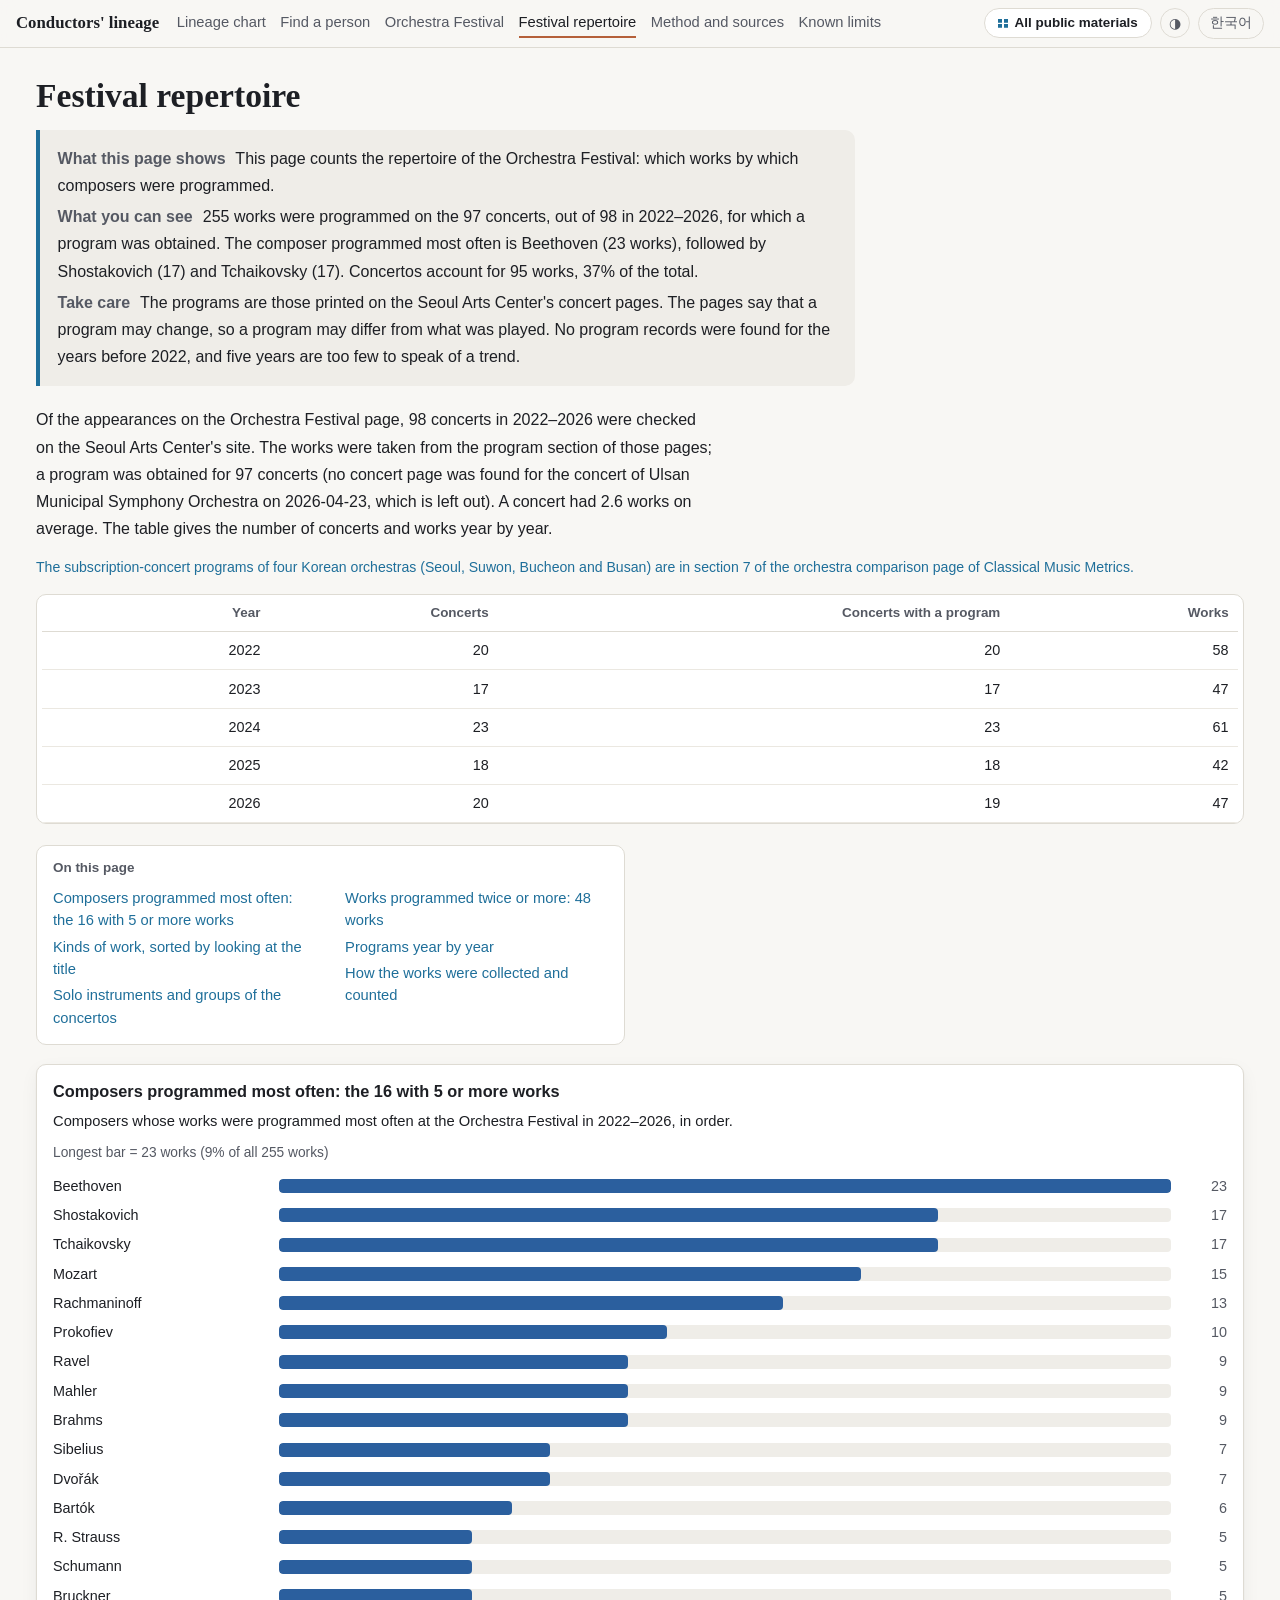
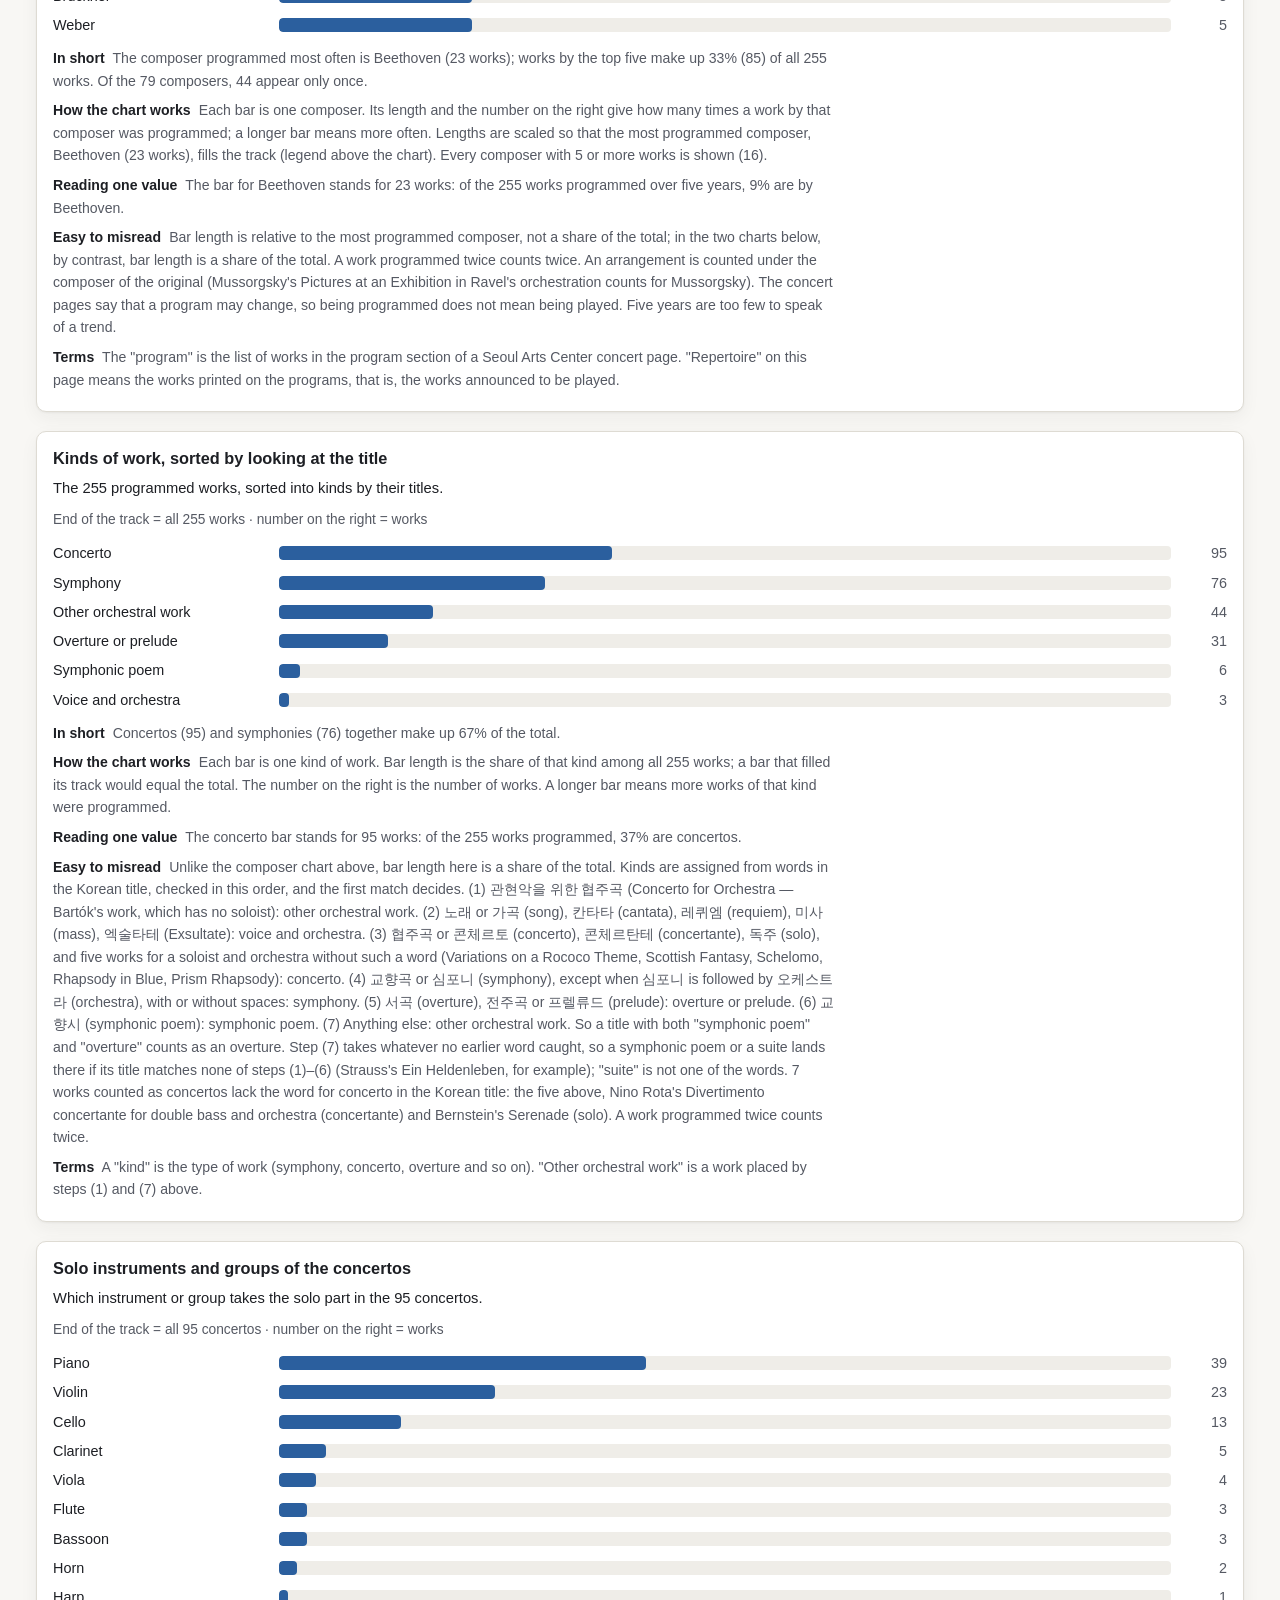
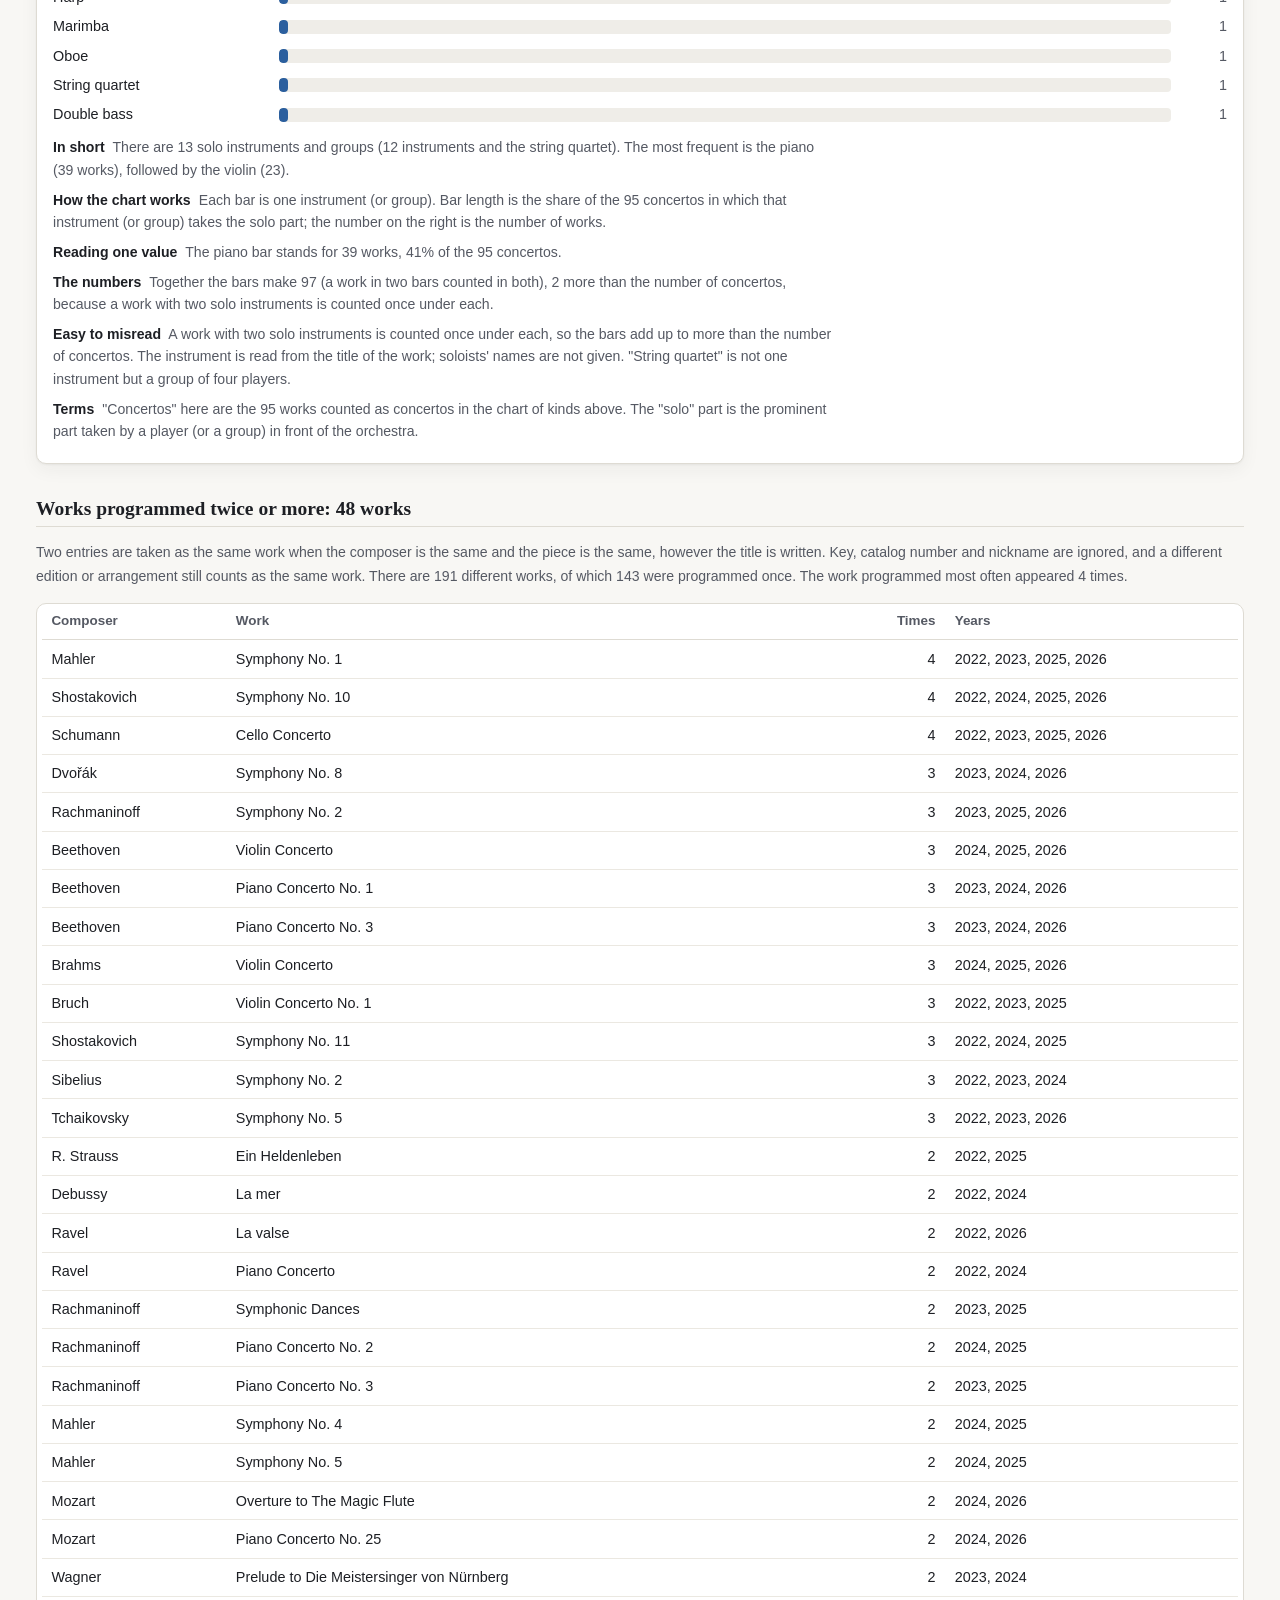
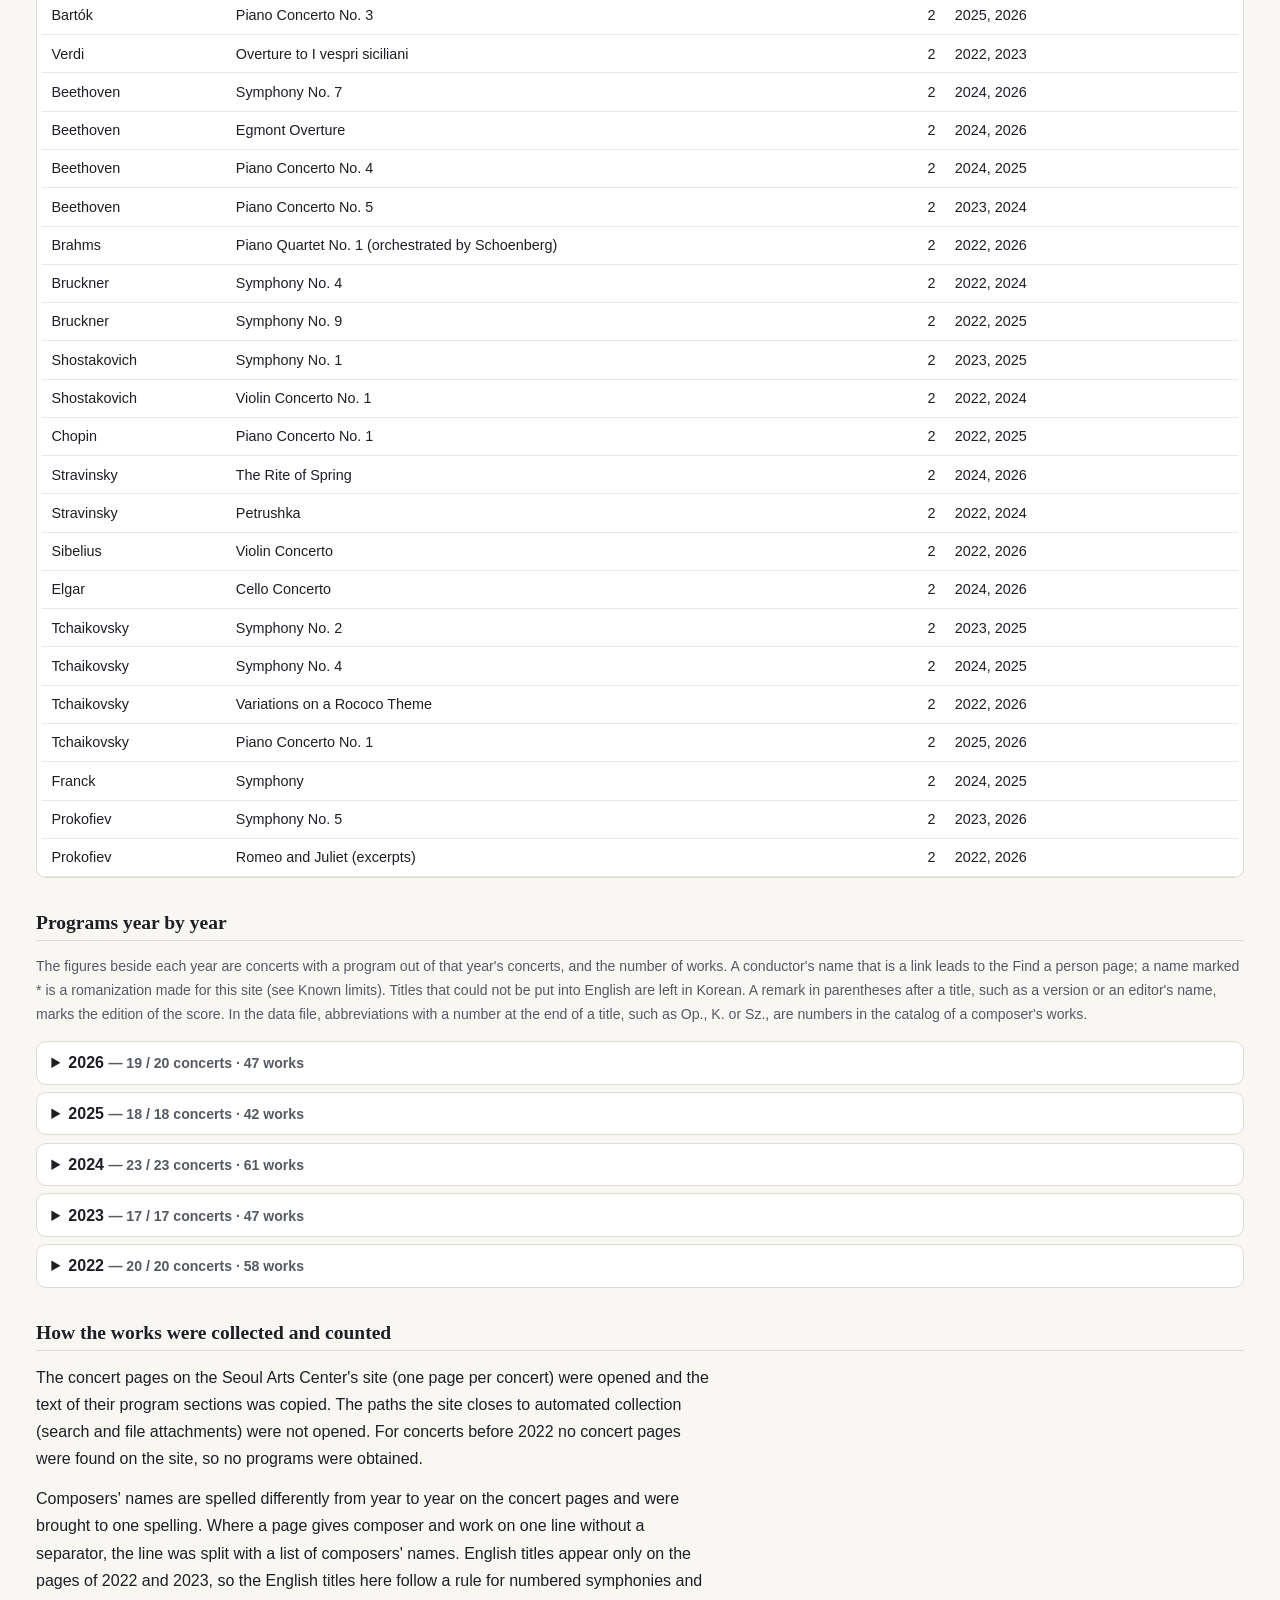
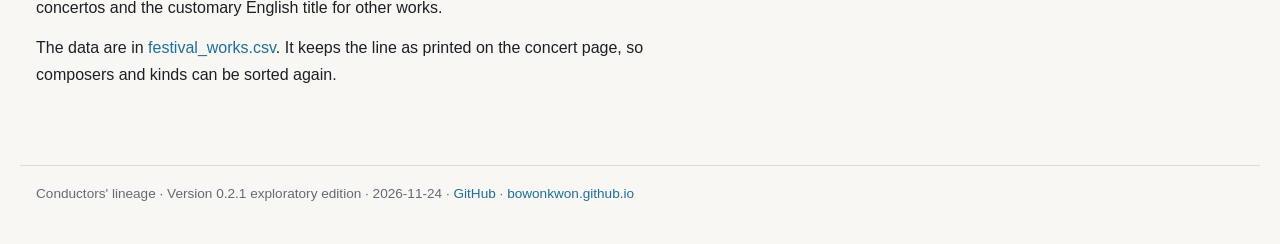
<file: docs/en/repertoire.html>
<!DOCTYPE html>
<html lang="en"><head><meta charset="utf-8"><meta name="viewport" content="width=device-width,initial-scale=1">
<title>Festival repertoire — Conductors&#x27; lineage</title><meta name="description" content="Who taught each conductor, and whom each conductor assisted, with the source beside every relation. Exploratory edition: 1,058 people, 952 relations.">
<script>(function(){var q=new URLSearchParams(location.search).get("theme");try{if(q==="light"||q==="dark"){localStorage.setItem("cl-theme",q)}else if(q==="auto"){localStorage.removeItem("cl-theme")}var v=localStorage.getItem("cl-theme");if(v)document.documentElement.setAttribute("data-theme",v)}catch(e){}})();</script>
<link rel="stylesheet" href="../assets/style.css">
</head><body>
<header><a class="brand" href="index.html">Conductors' lineage</a><nav aria-label="Pages"><a href="index.html">Lineage chart</a><a href="find.html">Find a person</a><a href="festival.html">Orchestra Festival</a><a href="repertoire.html" class=on aria-current=page>Festival repertoire</a><a href="method.html">Method and sources</a><a href="limits.html">Known limits</a></nav>
<div class="right"><a class="hub" href="https://bowonkwon.github.io/en/">All public materials</a><button id="theme" class="theme" type="button" aria-label="Light or dark">◑</button><a class="lang" href="../ko/repertoire.html" lang="ko">한국어</a></div></header>
<main>
<h1>Festival repertoire</h1>
<div class="sum" role="note"><p><b>What this page shows</b> This page counts the repertoire of the Orchestra Festival: which works by which composers were programmed.</p><p><b>What you can see</b> 255 works were programmed on the 97 concerts, out of 98 in 2022–2026, for which a program was obtained. The composer programmed most often is Beethoven (23 works), followed by Shostakovich (17) and Tchaikovsky (17). Concertos account for 95 works, 37% of the total.</p><p><b>Take care</b> The programs are those printed on the Seoul Arts Center's concert pages. The pages say that a program may change, so a program may differ from what was played. No program records were found for the years before 2022, and five years are too few to speak of a trend.</p></div>
<div class="prose"><p>Of the appearances on the Orchestra Festival page, 98 concerts in 2022–2026 were checked on the Seoul Arts Center's site. The works were taken from the program section of those pages; a program was obtained for 97 concerts (no concert page was found for the concert of Ulsan Municipal Symphony Orchestra on 2026-04-23, which is left out). A concert had 2.6 works on average. The table gives the number of concerts and works year by year.</p></div>
<p class="note"><a href="https://bowonkwon.github.io/Classical-Music-Metrics/en/orchestras.html#kr">The subscription-concert programs of four Korean orchestras (Seoul, Suwon, Bucheon and Busan) are in section 7 of the orchestra comparison page of Classical Music Metrics.</a></p>
<div class="wrap tw"><table><thead><tr><th class="num">Year</th><th class="num">Concerts</th><th class="num">Concerts with a program</th><th class="num">Works</th></tr></thead><tbody><tr><td class="num">2022</td><td class="num">20</td><td class="num">20</td><td class="num">58</td></tr><tr><td class="num">2023</td><td class="num">17</td><td class="num">17</td><td class="num">47</td></tr><tr><td class="num">2024</td><td class="num">23</td><td class="num">23</td><td class="num">61</td></tr><tr><td class="num">2025</td><td class="num">18</td><td class="num">18</td><td class="num">42</td></tr><tr><td class="num">2026</td><td class="num">20</td><td class="num">19</td><td class="num">47</td></tr></tbody></table></div>
<nav class="toc" id="toc" aria-label="On this page"><b>On this page</b><ul><li><a href="#composers">Composers programmed most often: the 16 with 5 or more works</a></li><li><a href="#kinds">Kinds of work, sorted by looking at the title</a></li><li><a href="#solo">Solo instruments and groups of the concertos</a></li><li><a href="#repeated">Works programmed twice or more: 48 works</a></li><li><a href="#years">Programs year by year</a></li><li><a href="#how">How the works were collected and counted</a></li></ul></nav><figure><h2 class="figtitle" id="composers">Composers programmed most often: the 16 with 5 or more works<a class="hx" href="#composers" aria-label="Link to the section ‘Composers programmed most often: the 16 with 5 or more works’">#</a></h2><p class="fi">Composers whose works were programmed most often at the Orchestra Festival in 2022–2026, in order.</p><ul class="legend"><li>Longest bar = 23 works (9% of all 255 works)</li></ul><div class="hbars"><div class="hb"><span class="hl">Beethoven</span><span class="ht"><span class="hf" style="width:100.0%"></span></span><span class="hn">23</span></div><div class="hb"><span class="hl">Shostakovich</span><span class="ht"><span class="hf" style="width:73.9%"></span></span><span class="hn">17</span></div><div class="hb"><span class="hl">Tchaikovsky</span><span class="ht"><span class="hf" style="width:73.9%"></span></span><span class="hn">17</span></div><div class="hb"><span class="hl">Mozart</span><span class="ht"><span class="hf" style="width:65.2%"></span></span><span class="hn">15</span></div><div class="hb"><span class="hl">Rachmaninoff</span><span class="ht"><span class="hf" style="width:56.5%"></span></span><span class="hn">13</span></div><div class="hb"><span class="hl">Prokofiev</span><span class="ht"><span class="hf" style="width:43.5%"></span></span><span class="hn">10</span></div><div class="hb"><span class="hl">Ravel</span><span class="ht"><span class="hf" style="width:39.1%"></span></span><span class="hn">9</span></div><div class="hb"><span class="hl">Mahler</span><span class="ht"><span class="hf" style="width:39.1%"></span></span><span class="hn">9</span></div><div class="hb"><span class="hl">Brahms</span><span class="ht"><span class="hf" style="width:39.1%"></span></span><span class="hn">9</span></div><div class="hb"><span class="hl">Sibelius</span><span class="ht"><span class="hf" style="width:30.4%"></span></span><span class="hn">7</span></div><div class="hb"><span class="hl">Dvořák</span><span class="ht"><span class="hf" style="width:30.4%"></span></span><span class="hn">7</span></div><div class="hb"><span class="hl">Bartók</span><span class="ht"><span class="hf" style="width:26.1%"></span></span><span class="hn">6</span></div><div class="hb"><span class="hl">R. Strauss</span><span class="ht"><span class="hf" style="width:21.7%"></span></span><span class="hn">5</span></div><div class="hb"><span class="hl">Schumann</span><span class="ht"><span class="hf" style="width:21.7%"></span></span><span class="hn">5</span></div><div class="hb"><span class="hl">Bruckner</span><span class="ht"><span class="hf" style="width:21.7%"></span></span><span class="hn">5</span></div><div class="hb"><span class="hl">Weber</span><span class="ht"><span class="hf" style="width:21.7%"></span></span><span class="hn">5</span></div></div>
<figcaption><p class="cp"><b>In short</b> The composer programmed most often is Beethoven (23 works); works by the top five make up 33% (85) of all 255 works. Of the 79 composers, 44 appear only once.</p><p class="cp"><b>How the chart works</b> Each bar is one composer. Its length and the number on the right give how many times a work by that composer was programmed; a longer bar means more often. Lengths are scaled so that the most programmed composer, Beethoven (23 works), fills the track (legend above the chart). Every composer with 5 or more works is shown (16).</p><p class="cp"><b>Reading one value</b> The bar for Beethoven stands for 23 works: of the 255 works programmed over five years, 9% are by Beethoven.</p><p class="cp"><b>Easy to misread</b> Bar length is relative to the most programmed composer, not a share of the total; in the two charts below, by contrast, bar length is a share of the total. A work programmed twice counts twice. An arrangement is counted under the composer of the original (Mussorgsky's Pictures at an Exhibition in Ravel's orchestration counts for Mussorgsky). The concert pages say that a program may change, so being programmed does not mean being played. Five years are too few to speak of a trend.</p><p class="cp"><b>Terms</b> The "program" is the list of works in the program section of a Seoul Arts Center concert page. "Repertoire" on this page means the works printed on the programs, that is, the works announced to be played.</p></figcaption></figure>
<figure><h2 class="figtitle" id="kinds">Kinds of work, sorted by looking at the title<a class="hx" href="#kinds" aria-label="Link to the section ‘Kinds of work, sorted by looking at the title’">#</a></h2><p class="fi">The 255 programmed works, sorted into kinds by their titles.</p><ul class="legend"><li>End of the track = all 255 works · number on the right = works</li></ul><div class="hbars"><div class="hb"><span class="hl">Concerto</span><span class="ht"><span class="hf" style="width:37.3%"></span></span><span class="hn">95</span></div><div class="hb"><span class="hl">Symphony</span><span class="ht"><span class="hf" style="width:29.8%"></span></span><span class="hn">76</span></div><div class="hb"><span class="hl">Other orchestral work</span><span class="ht"><span class="hf" style="width:17.3%"></span></span><span class="hn">44</span></div><div class="hb"><span class="hl">Overture or prelude</span><span class="ht"><span class="hf" style="width:12.2%"></span></span><span class="hn">31</span></div><div class="hb"><span class="hl">Symphonic poem</span><span class="ht"><span class="hf" style="width:2.4%"></span></span><span class="hn">6</span></div><div class="hb"><span class="hl">Voice and orchestra</span><span class="ht"><span class="hf" style="width:1.2%"></span></span><span class="hn">3</span></div></div>
<figcaption><p class="cp"><b>In short</b> Concertos (95) and symphonies (76) together make up 67% of the total.</p><p class="cp"><b>How the chart works</b> Each bar is one kind of work. Bar length is the share of that kind among all 255 works; a bar that filled its track would equal the total. The number on the right is the number of works. A longer bar means more works of that kind were programmed.</p><p class="cp"><b>Reading one value</b> The concerto bar stands for 95 works: of the 255 works programmed, 37% are concertos.</p><p class="cp"><b>Easy to misread</b> Unlike the composer chart above, bar length here is a share of the total. Kinds are assigned from words in the Korean title, checked in this order, and the first match decides. (1) 관현악을 위한 협주곡 (Concerto for Orchestra — Bartók's work, which has no soloist): other orchestral work. (2) 노래 or 가곡 (song), 칸타타 (cantata), 레퀴엠 (requiem), 미사 (mass), 엑술타테 (Exsultate): voice and orchestra. (3) 협주곡 or 콘체르토 (concerto), 콘체르탄테 (concertante), 독주 (solo), and five works for a soloist and orchestra without such a word (Variations on a Rococo Theme, Scottish Fantasy, Schelomo, Rhapsody in Blue, Prism Rhapsody): concerto. (4) 교향곡 or 심포니 (symphony), except when 심포니 is followed by 오케스트라 (orchestra), with or without spaces: symphony. (5) 서곡 (overture), 전주곡 or 프렐류드 (prelude): overture or prelude. (6) 교향시 (symphonic poem): symphonic poem. (7) Anything else: other orchestral work. So a title with both "symphonic poem" and "overture" counts as an overture. Step (7) takes whatever no earlier word caught, so a symphonic poem or a suite lands there if its title matches none of steps (1)–(6) (Strauss's Ein Heldenleben, for example); "suite" is not one of the words. 7 works counted as concertos lack the word for concerto in the Korean title: the five above, Nino Rota's Divertimento concertante for double bass and orchestra (concertante) and Bernstein's Serenade (solo). A work programmed twice counts twice.</p><p class="cp"><b>Terms</b> A "kind" is the type of work (symphony, concerto, overture and so on). "Other orchestral work" is a work placed by steps (1) and (7) above.</p></figcaption></figure>
<figure><h2 class="figtitle" id="solo">Solo instruments and groups of the concertos<a class="hx" href="#solo" aria-label="Link to the section ‘Solo instruments and groups of the concertos’">#</a></h2><p class="fi">Which instrument or group takes the solo part in the 95 concertos.</p><ul class="legend"><li>End of the track = all 95 concertos · number on the right = works</li></ul><div class="hbars"><div class="hb"><span class="hl">Piano</span><span class="ht"><span class="hf" style="width:41.1%"></span></span><span class="hn">39</span></div><div class="hb"><span class="hl">Violin</span><span class="ht"><span class="hf" style="width:24.2%"></span></span><span class="hn">23</span></div><div class="hb"><span class="hl">Cello</span><span class="ht"><span class="hf" style="width:13.7%"></span></span><span class="hn">13</span></div><div class="hb"><span class="hl">Clarinet</span><span class="ht"><span class="hf" style="width:5.3%"></span></span><span class="hn">5</span></div><div class="hb"><span class="hl">Viola</span><span class="ht"><span class="hf" style="width:4.2%"></span></span><span class="hn">4</span></div><div class="hb"><span class="hl">Flute</span><span class="ht"><span class="hf" style="width:3.2%"></span></span><span class="hn">3</span></div><div class="hb"><span class="hl">Bassoon</span><span class="ht"><span class="hf" style="width:3.2%"></span></span><span class="hn">3</span></div><div class="hb"><span class="hl">Horn</span><span class="ht"><span class="hf" style="width:2.1%"></span></span><span class="hn">2</span></div><div class="hb"><span class="hl">Harp</span><span class="ht"><span class="hf" style="width:1.1%"></span></span><span class="hn">1</span></div><div class="hb"><span class="hl">Marimba</span><span class="ht"><span class="hf" style="width:1.1%"></span></span><span class="hn">1</span></div><div class="hb"><span class="hl">Oboe</span><span class="ht"><span class="hf" style="width:1.1%"></span></span><span class="hn">1</span></div><div class="hb"><span class="hl">String quartet</span><span class="ht"><span class="hf" style="width:1.1%"></span></span><span class="hn">1</span></div><div class="hb"><span class="hl">Double bass</span><span class="ht"><span class="hf" style="width:1.1%"></span></span><span class="hn">1</span></div></div>
<figcaption><p class="cp"><b>In short</b> There are 13 solo instruments and groups (12 instruments and the string quartet). The most frequent is the piano (39 works), followed by the violin (23).</p><p class="cp"><b>How the chart works</b> Each bar is one instrument (or group). Bar length is the share of the 95 concertos in which that instrument (or group) takes the solo part; the number on the right is the number of works.</p><p class="cp"><b>Reading one value</b> The piano bar stands for 39 works, 41% of the 95 concertos.</p><p class="cp"><b>The numbers</b> Together the bars make 97 (a work in two bars counted in both), 2 more than the number of concertos, because a work with two solo instruments is counted once under each.</p><p class="cp"><b>Easy to misread</b> A work with two solo instruments is counted once under each, so the bars add up to more than the number of concertos. The instrument is read from the title of the work; soloists' names are not given. "String quartet" is not one instrument but a group of four players.</p><p class="cp"><b>Terms</b> "Concertos" here are the 95 works counted as concertos in the chart of kinds above. The "solo" part is the prominent part taken by a player (or a group) in front of the orchestra.</p></figcaption></figure>
<h2 id="repeated">Works programmed twice or more: 48 works<a class="hx" href="#repeated" aria-label="Link to the section ‘Works programmed twice or more: 48 works’">#</a></h2><p class="note">Two entries are taken as the same work when the composer is the same and the piece is the same, however the title is written. Key, catalog number and nickname are ignored, and a different edition or arrangement still counts as the same work. There are 191 different works, of which 143 were programmed once. The work programmed most often appeared 4 times.</p>
<div class="wrap tw"><table><thead><tr><th>Composer</th><th>Work</th><th class="num">Times</th><th>Years</th></tr></thead><tbody><tr><td>Mahler</td><td>Symphony No. 1</td><td class="num">4</td><td>2022, 2023, 2025, 2026</td></tr><tr><td>Shostakovich</td><td>Symphony No. 10</td><td class="num">4</td><td>2022, 2024, 2025, 2026</td></tr><tr><td>Schumann</td><td>Cello Concerto</td><td class="num">4</td><td>2022, 2023, 2025, 2026</td></tr><tr><td>Dvořák</td><td>Symphony No. 8</td><td class="num">3</td><td>2023, 2024, 2026</td></tr><tr><td>Rachmaninoff</td><td>Symphony No. 2</td><td class="num">3</td><td>2023, 2025, 2026</td></tr><tr><td>Beethoven</td><td>Violin Concerto</td><td class="num">3</td><td>2024, 2025, 2026</td></tr><tr><td>Beethoven</td><td>Piano Concerto No. 1</td><td class="num">3</td><td>2023, 2024, 2026</td></tr><tr><td>Beethoven</td><td>Piano Concerto No. 3</td><td class="num">3</td><td>2023, 2024, 2026</td></tr><tr><td>Brahms</td><td>Violin Concerto</td><td class="num">3</td><td>2024, 2025, 2026</td></tr><tr><td>Bruch</td><td>Violin Concerto No. 1</td><td class="num">3</td><td>2022, 2023, 2025</td></tr><tr><td>Shostakovich</td><td>Symphony No. 11</td><td class="num">3</td><td>2022, 2024, 2025</td></tr><tr><td>Sibelius</td><td>Symphony No. 2</td><td class="num">3</td><td>2022, 2023, 2024</td></tr><tr><td>Tchaikovsky</td><td>Symphony No. 5</td><td class="num">3</td><td>2022, 2023, 2026</td></tr><tr><td>R. Strauss</td><td>Ein Heldenleben</td><td class="num">2</td><td>2022, 2025</td></tr><tr><td>Debussy</td><td>La mer</td><td class="num">2</td><td>2022, 2024</td></tr><tr><td>Ravel</td><td>La valse</td><td class="num">2</td><td>2022, 2026</td></tr><tr><td>Ravel</td><td>Piano Concerto</td><td class="num">2</td><td>2022, 2024</td></tr><tr><td>Rachmaninoff</td><td>Symphonic Dances</td><td class="num">2</td><td>2023, 2025</td></tr><tr><td>Rachmaninoff</td><td>Piano Concerto No. 2</td><td class="num">2</td><td>2024, 2025</td></tr><tr><td>Rachmaninoff</td><td>Piano Concerto No. 3</td><td class="num">2</td><td>2023, 2025</td></tr><tr><td>Mahler</td><td>Symphony No. 4</td><td class="num">2</td><td>2024, 2025</td></tr><tr><td>Mahler</td><td>Symphony No. 5</td><td class="num">2</td><td>2024, 2025</td></tr><tr><td>Mozart</td><td>Overture to The Magic Flute</td><td class="num">2</td><td>2024, 2026</td></tr><tr><td>Mozart</td><td>Piano Concerto No. 25</td><td class="num">2</td><td>2024, 2026</td></tr><tr><td>Wagner</td><td>Prelude to Die Meistersinger von Nürnberg</td><td class="num">2</td><td>2023, 2024</td></tr><tr><td>Bartók</td><td>Piano Concerto No. 3</td><td class="num">2</td><td>2025, 2026</td></tr><tr><td>Verdi</td><td>Overture to I vespri siciliani</td><td class="num">2</td><td>2022, 2023</td></tr><tr><td>Beethoven</td><td>Symphony No. 7</td><td class="num">2</td><td>2024, 2026</td></tr><tr><td>Beethoven</td><td>Egmont Overture</td><td class="num">2</td><td>2024, 2026</td></tr><tr><td>Beethoven</td><td>Piano Concerto No. 4</td><td class="num">2</td><td>2024, 2025</td></tr><tr><td>Beethoven</td><td>Piano Concerto No. 5</td><td class="num">2</td><td>2023, 2024</td></tr><tr><td>Brahms</td><td>Piano Quartet No. 1 (orchestrated by Schoenberg)</td><td class="num">2</td><td>2022, 2026</td></tr><tr><td>Bruckner</td><td>Symphony No. 4</td><td class="num">2</td><td>2022, 2024</td></tr><tr><td>Bruckner</td><td>Symphony No. 9</td><td class="num">2</td><td>2022, 2025</td></tr><tr><td>Shostakovich</td><td>Symphony No. 1</td><td class="num">2</td><td>2023, 2025</td></tr><tr><td>Shostakovich</td><td>Violin Concerto No. 1</td><td class="num">2</td><td>2022, 2024</td></tr><tr><td>Chopin</td><td>Piano Concerto No. 1</td><td class="num">2</td><td>2022, 2025</td></tr><tr><td>Stravinsky</td><td>The Rite of Spring</td><td class="num">2</td><td>2024, 2026</td></tr><tr><td>Stravinsky</td><td>Petrushka</td><td class="num">2</td><td>2022, 2024</td></tr><tr><td>Sibelius</td><td>Violin Concerto</td><td class="num">2</td><td>2022, 2026</td></tr><tr><td>Elgar</td><td>Cello Concerto</td><td class="num">2</td><td>2024, 2026</td></tr><tr><td>Tchaikovsky</td><td>Symphony No. 2</td><td class="num">2</td><td>2023, 2025</td></tr><tr><td>Tchaikovsky</td><td>Symphony No. 4</td><td class="num">2</td><td>2024, 2025</td></tr><tr><td>Tchaikovsky</td><td>Variations on a Rococo Theme</td><td class="num">2</td><td>2022, 2026</td></tr><tr><td>Tchaikovsky</td><td>Piano Concerto No. 1</td><td class="num">2</td><td>2025, 2026</td></tr><tr><td>Franck</td><td>Symphony</td><td class="num">2</td><td>2024, 2025</td></tr><tr><td>Prokofiev</td><td>Symphony No. 5</td><td class="num">2</td><td>2023, 2026</td></tr><tr><td>Prokofiev</td><td>Romeo and Juliet (excerpts)</td><td class="num">2</td><td>2022, 2026</td></tr></tbody></table></div>
<h2 id="years">Programs year by year<a class="hx" href="#years" aria-label="Link to the section ‘Programs year by year’">#</a></h2><p class="note">The figures beside each year are concerts with a program out of that year's concerts, and the number of works. A conductor's name that is a link leads to the Find a person page; a name marked * is a romanization made for this site (see Known limits). Titles that could not be put into English are left in Korean. A remark in parentheses after a title, such as a version or an editor's name, marks the edition of the score. In the data file, abbreviations with a number at the end of a title, such as Op., K. or Sz., are numbers in the catalog of a composer's works.</p><details><summary>2026 <span class="note">— 19 / 20 concerts · 47 works</span></summary><div class="wrap tw"><table><thead><tr><th>Date</th><th>Orchestra, conductor</th><th>Program</th></tr></thead><tbody><tr><td class="num">04-01</td><td>Korean National Symphony Orchestra<br><span class="note"><span lang="ko">로베르토 아바도</span></span></td><td><ul class="plain"><li><span lang="ko">그레이스 앤 리</span> — <span lang="ko">호랑이의 파이프 &#x27;호랑이 담배 피던 시절&#x27;</span></li><li>Bartók — Piano Concerto No. 3</li><li>Mahler — Symphony No. 1</li></ul><a class="note" href="https://www.sac.or.kr/site/main/show/show_view?SN=74081">Seoul Arts Center concert page</a></td></tr><tr><td class="num">04-02</td><td>Suwon Municipal Symphony Orchestra<br><span class="note"><a href="find.html#P0402">Choi Hee-jun</a></span></td><td><ul class="plain"><li>Mozart — Overture to The Magic Flute</li><li>Stamitz — Viola Concerto</li><li>Shostakovich — Symphony No. 10</li></ul><a class="note" href="https://www.sac.or.kr/site/main/show/show_view?SN=74080">Seoul Arts Center concert page</a></td></tr><tr><td class="num">04-03</td><td>Busan Municipal Symphony Orchestra<br><span class="note"><a href="find.html#P0433">Seokwon Hong</a></span></td><td><ul class="plain"><li>Sibelius — Violin Concerto</li><li>Brahms — Piano Quartet No. 1 (orchestrated by Schoenberg)</li></ul><a class="note" href="https://www.sac.or.kr/site/main/show/show_view?SN=74079">Seoul Arts Center concert page</a></td></tr><tr><td class="num">04-04</td><td>Incheon Municipal Symphony Orchestra<br><span class="note"><a href="find.html#P0460">Choi Soo-yeoul</a></span></td><td><ul class="plain"><li>Varèse — Tuning Up</li><li>Beethoven — Piano Concerto No. 1</li><li>Stravinsky — The Rite of Spring</li></ul><a class="note" href="https://www.sac.or.kr/site/main/show/show_view?SN=74078">Seoul Arts Center concert page</a></td></tr><tr><td class="num">04-05</td><td>Bucheon Philharmonic Orchestra<br><span class="note"><a href="find.html#P0554">Adrien Perruchon</a></span></td><td><ul class="plain"><li>Bernstein — Serenade after Plato&#x27;s Symposium</li><li>Prokofiev — Romeo and Juliet (excerpts)</li></ul><a class="note" href="https://www.sac.or.kr/site/main/show/show_view?SN=74077">Seoul Arts Center concert page</a></td></tr><tr><td class="num">04-07</td><td>Verbier Festival Chamber Orchestra<br><span class="note"><span lang="ko">가보르 터카치-너지</span></span></td><td><ul class="plain"><li>Mozart — Symphony No. 40</li><li>Beethoven — Piano Concerto No. 3</li><li>Beethoven — Symphony No. 7</li></ul><a class="note" href="https://www.sac.or.kr/site/main/show/show_view?SN=74076">Seoul Arts Center concert page</a></td></tr><tr><td class="num">04-08</td><td>Pohang Municipal Symphony Orchestra<br><span class="note"><a href="find.html#P0410">Cha Woong</a></span></td><td><ul class="plain"><li>Paganini — Violin Concerto No. 1</li><li>Dvořák — Symphony No. 8</li></ul><a class="note" href="https://www.sac.or.kr/site/main/show/show_view?SN=74075">Seoul Arts Center concert page</a></td></tr><tr><td class="num">04-09</td><td>Seoul Philharmonic Orchestra<br><span class="note"><span lang="ko">얍 판 츠베덴</span></span></td><td><ul class="plain"><li>Mozart — Clarinet Concerto</li><li>Tchaikovsky — Symphony No. 5</li></ul><a class="note" href="https://www.sac.or.kr/site/main/show/show_view?SN=74074">Seoul Arts Center concert page</a></td></tr><tr><td class="num">04-10</td><td>Daegu Municipal Symphony Orchestra<br><span class="note"><a href="find.html#P0483">Baek Jinhyun</a></span></td><td><ul class="plain"><li>Prokofiev — Overture to War and Peace</li><li>Mozart — Piano Concerto No. 25</li><li>Prokofiev — Symphony No. 5</li></ul><a class="note" href="https://www.sac.or.kr/site/main/show/show_view?SN=74073">Seoul Arts Center concert page</a></td></tr><tr><td class="num">04-11</td><td>Daejeon Municipal Symphony Orchestra<br><span class="note"><a href="find.html#P0409">Yeo Ja-kyung</a></span></td><td><ul class="plain"><li>Grieg — Piano Concerto</li><li>Holst — The Planets</li></ul><a class="note" href="https://www.sac.or.kr/site/main/show/show_view?SN=74072">Seoul Arts Center concert page</a></td></tr><tr><td class="num">04-12</td><td>Gwangju Municipal Symphony Orchestra<br><span class="note"><a href="find.html#P0489">Lee Byeong-uk</a></span></td><td><ul class="plain"><li>Berg — Seven Early Songs</li><li>Shostakovich — Symphony No. 7</li></ul><a class="note" href="https://www.sac.or.kr/site/main/show/show_view?SN=74071">Seoul Arts Center concert page</a></td></tr><tr><td class="num">04-14</td><td>Jeju Special Self-Governing Provincial Jeju Symphony Orchestra<br><span class="note"><a href="find.html#P0418">Seung You Park</a></span></td><td><ul class="plain"><li>Beethoven — Leonore Overture No. 3</li><li>Schumann — Cello Concerto</li><li>Weingartner — Symphony No. 2</li></ul><a class="note" href="https://www.sac.or.kr/site/main/show/show_view?SN=74070">Seoul Arts Center concert page</a></td></tr><tr><td class="num">04-15</td><td>Gunsan Municipal Symphony Orchestra<br><span class="note"><a href="find.html#P0471">Lee Myeong-geun</a></span></td><td><ul class="plain"><li>Ravel — La valse</li><li>Tchaikovsky — Variations on a Rococo Theme</li><li>Tchaikovsky — Manfred Symphony</li></ul><a class="note" href="https://www.sac.or.kr/site/main/show/show_view?SN=74069">Seoul Arts Center concert page</a></td></tr><tr><td class="num">04-16</td><td>Wonju Municipal Symphony Orchestra<br><span class="note"><a href="find.html#P0494">Jung Ju-yeong</a></span></td><td><ul class="plain"><li>Beethoven — Egmont Overture</li><li>Prokofiev — Piano Concerto No. 2</li><li>Beethoven — Symphony No. 3</li></ul><a class="note" href="https://www.sac.or.kr/site/main/show/show_view?SN=74068">Seoul Arts Center concert page</a></td></tr><tr><td class="num">04-17</td><td>Changwon Municipal Symphony Orchestra<br><span class="note"><a href="find.html#P0498">Paul Ghun Kim</a></span></td><td><ul class="plain"><li>Brahms — Violin Concerto</li><li>Rachmaninoff — Symphony No. 3</li></ul><a class="note" href="https://www.sac.or.kr/site/main/show/show_view?SN=74067">Seoul Arts Center concert page</a></td></tr><tr><td class="num">04-18</td><td>Gyeonggi Philharmonic Orchestra<br><span class="note"><a href="find.html#P0515">Holly Hyun Choe</a></span></td><td><ul class="plain"><li>Elgar — Cello Concerto</li><li>Rachmaninoff — Symphony No. 2</li></ul><a class="note" href="https://www.sac.or.kr/site/main/show/show_view?SN=74066">Seoul Arts Center concert page</a></td></tr><tr><td class="num">04-19</td><td>Chuncheon Municipal Symphony Orchestra<br><span class="note"><a href="find.html#P0484">Song Yu-jin</a></span></td><td><ul class="plain"><li>Beethoven — Violin Concerto</li><li>Dvořák — Symphony No. 7</li></ul><a class="note" href="https://www.sac.or.kr/site/main/show/show_view?SN=74065">Seoul Arts Center concert page</a></td></tr><tr><td class="num">04-21</td><td>Gongju City Chungnam Symphony Orchestra<br><span class="note"><a href="find.html#P0474">Jung Na-ra</a></span></td><td><ul class="plain"><li>Mozart — Horn Concerto No. 4</li><li>Bartók — Concerto for Orchestra</li></ul><a class="note" href="https://www.sac.or.kr/site/main/show/show_view?SN=74064">Seoul Arts Center concert page</a></td></tr><tr><td class="num">04-22</td><td>KBS Symphony Orchestra<br><span class="note"><a href="find.html#P0390">Dae-Jin Kim</a></span></td><td><ul class="plain"><li>Tchaikovsky — Marche slave</li><li>Tchaikovsky — Piano Concerto No. 1</li><li>Tchaikovsky — Symphony No. 6</li></ul><a class="note" href="https://www.sac.or.kr/site/main/show/show_view?SN=74063">Seoul Arts Center concert page</a></td></tr></tbody></table></div></details><details><summary>2025 <span class="note">— 18 / 18 concerts · 42 works</span></summary><div class="wrap tw"><table><thead><tr><th>Date</th><th>Orchestra, conductor</th><th>Program</th></tr></thead><tbody><tr><td class="num">04-01</td><td>Changwon Municipal Symphony Orchestra<br><span class="note"><a href="find.html#P0498">Paul Ghun Kim</a></span></td><td><ul class="plain"><li>Ravel — Piano Concerto for the Left Hand</li><li>Shostakovich — Symphony No. 10</li></ul><a class="note" href="https://www.sac.or.kr/site/main/show/show_view?SN=66271">Seoul Arts Center concert page</a></td></tr><tr><td class="num">04-02</td><td>Incheon Municipal Symphony Orchestra<br><span class="note"><a href="find.html#P0513">Jung Han-gyeol</a></span></td><td><ul class="plain"><li>Mussorgsky — Night on Bald Mountain</li><li>Ibert — Flute Concerto</li><li>Mussorgsky — Pictures at an Exhibition</li></ul><a class="note" href="https://www.sac.or.kr/site/main/show/show_view?SN=66270">Seoul Arts Center concert page</a></td></tr><tr><td class="num">04-03</td><td>Gwangju Municipal Symphony Orchestra<br><span class="note"><a href="find.html#P0489">Lee Byeong-uk</a></span></td><td><ul class="plain"><li>Debussy — Clair de lune</li><li>Dvořák — Cello Concerto</li><li>Franck — Symphony</li></ul><a class="note" href="https://www.sac.or.kr/site/main/show/show_view?SN=66269">Seoul Arts Center concert page</a></td></tr><tr><td class="num">04-04</td><td>Suwon Municipal Symphony Orchestra<br><span class="note"><a href="find.html#P0402">Choi Hee-jun</a></span></td><td><ul class="plain"><li>Brahms — Violin Concerto</li><li>Brahms — Symphony No. 4</li></ul><a class="note" href="https://www.sac.or.kr/site/main/show/show_view?SN=66268">Seoul Arts Center concert page</a></td></tr><tr><td class="num">04-05</td><td>Gangneung Municipal Symphony Orchestra<br><span class="note"><a href="find.html#P0430">Min Chung</a></span></td><td><ul class="plain"><li>Tchaikovsky — Piano Concerto No. 1</li><li>Tchaikovsky — Symphony No. 2</li></ul><a class="note" href="https://www.sac.or.kr/site/main/show/show_view?SN=66267">Seoul Arts Center concert page</a></td></tr><tr><td class="num">04-06</td><td>KBS Symphony Orchestra<br><span class="note"><a href="find.html#P0553">Ilan Volkov</a></span></td><td><ul class="plain"><li>Mozart — Violin Concerto No. 5</li><li>Rachmaninoff — Symphony No. 2</li></ul><a class="note" href="https://www.sac.or.kr/site/main/show/show_view?SN=66266">Seoul Arts Center concert page</a></td></tr><tr><td class="num">04-08</td><td>Gangnam Symphony Orchestra<br><span class="note"><a href="find.html#P0501">David Yi</a></span></td><td><ul class="plain"><li>Beethoven — Piano Concerto No. 4</li><li>Mahler — Symphony No. 1</li></ul><a class="note" href="https://www.sac.or.kr/site/main/show/show_view?SN=66265">Seoul Arts Center concert page</a></td></tr><tr><td class="num">04-09</td><td>Cheongju Municipal Symphony Orchestra<br><span class="note"><a href="find.html#P0414">Kim Gyeong-hui</a></span></td><td><ul class="plain"><li>Nielsen — Overture to Maskarade</li><li>Martinů — Rhapsody-Concerto for Viola and Orchestra</li><li>Shostakovich — Symphony No. 1</li></ul><a class="note" href="https://www.sac.or.kr/site/main/show/show_view?SN=66264">Seoul Arts Center concert page</a></td></tr><tr><td class="num">04-10</td><td>Korean National Symphony Orchestra<br><span class="note"><a href="find.html#P0411">Hankyeol Yoon</a></span></td><td><ul class="plain"><li>Rachmaninoff — Piano Concerto No. 2</li><li>Tchaikovsky — Symphony No. 4</li></ul><a class="note" href="https://www.sac.or.kr/site/main/show/show_view?SN=66263">Seoul Arts Center concert page</a></td></tr><tr><td class="num">04-11</td><td>Bucheon Philharmonic Orchestra<br><span class="note"><a href="find.html#P0554">Adrien Perruchon</a></span></td><td><ul class="plain"><li>Ravel — Shéhérazade, ouverture de féerie</li><li>Bruch — Violin Concerto No. 1</li><li>Rimsky-Korsakov — Scheherazade</li></ul><a class="note" href="https://www.sac.or.kr/site/main/show/show_view?SN=66262">Seoul Arts Center concert page</a></td></tr><tr><td class="num">04-12</td><td>Daejeon Municipal Symphony Orchestra<br><span class="note"><a href="find.html#P0409">Yeo Ja-kyung</a></span></td><td><ul class="plain"><li>Beethoven — Violin Concerto</li><li>Shostakovich — Symphony No. 11</li></ul><a class="note" href="https://www.sac.or.kr/site/main/show/show_view?SN=66261">Seoul Arts Center concert page</a></td></tr><tr><td class="num">04-13</td><td>Jeonju Municipal Symphony Orchestra<br><span class="note"><a href="find.html#P0398">Sung Ki-sun</a></span></td><td><ul class="plain"><li>Glazunov — Prelude from the suite From the Middle Ages</li><li>Chopin — Piano Concerto No. 1</li><li>Bruckner — Symphony No. 9</li></ul><a class="note" href="https://www.sac.or.kr/site/main/show/show_view?SN=66260">Seoul Arts Center concert page</a></td></tr><tr><td class="num">04-15</td><td>Jeju Special Self-Governing Provincial Jeju Symphony Orchestra<br><span class="note"><a href="find.html#P0396">Chang Yoon-sung</a></span></td><td><ul class="plain"><li>Rachmaninoff — Piano Concerto No. 3</li><li>Rachmaninoff — Symphonic Dances</li></ul><a class="note" href="https://www.sac.or.kr/site/main/show/show_view?SN=66239">Seoul Arts Center concert page</a></td></tr><tr><td class="num">04-16</td><td>Jinju Municipal Symphony Orchestra<br><span class="note"><a href="find.html#P0475">Jung In-hyeok</a></span></td><td><ul class="plain"><li>R. Strauss — Duet-Concertino for Clarinet and Bassoon</li><li>Beethoven — Symphony No. 9</li></ul><a class="note" href="https://www.sac.or.kr/site/main/show/show_view?SN=66238">Seoul Arts Center concert page</a></td></tr><tr><td class="num">04-17</td><td>Busan Municipal Symphony Orchestra<br><span class="note"><a href="find.html#P0433">Seokwon Hong</a></span></td><td><ul class="plain"><li>Bartók — Piano Concerto No. 3</li><li>Mahler — Symphony No. 4</li></ul><a class="note" href="https://www.sac.or.kr/site/main/show/show_view?SN=66237">Seoul Arts Center concert page</a></td></tr><tr><td class="num">04-18</td><td>Seoul Philharmonic Orchestra<br><span class="note"><a href="find.html#P0460">Choi Soo-yeoul</a></span></td><td><ul class="plain"><li>Schumann — Cello Concerto</li><li>R. Strauss — Ein Heldenleben</li></ul><a class="note" href="https://www.sac.or.kr/site/main/show/show_view?SN=66236">Seoul Arts Center concert page</a></td></tr><tr><td class="num">04-19</td><td>Daegu Municipal Symphony Orchestra<br><span class="note"><a href="find.html#P0483">Baek Jinhyun</a></span></td><td><ul class="plain"><li>Hindemith — Overture to Neues vom Tage</li><li>Rota — Divertimento concertante for Double Bass and Orchestra</li><li>Hindemith — Symphony (Die Harmonie der Welt)</li></ul><a class="note" href="https://www.sac.or.kr/site/main/show/show_view?SN=66235">Seoul Arts Center concert page</a></td></tr><tr><td class="num">04-20</td><td>Gyeonggi Philharmonic Orchestra<br><span class="note"><a href="find.html#P0407">Sunwook Kim</a></span></td><td><ul class="plain"><li>Mozart — Piano Concerto No. 26</li><li>Mahler — Symphony No. 5</li></ul><a class="note" href="https://www.sac.or.kr/site/main/show/show_view?SN=66234">Seoul Arts Center concert page</a></td></tr></tbody></table></div></details><details><summary>2024 <span class="note">— 23 / 23 concerts · 61 works</span></summary><div class="wrap tw"><table><thead><tr><th>Date</th><th>Orchestra, conductor</th><th>Program</th></tr></thead><tbody><tr><td class="num">04-03</td><td>KBS Symphony Orchestra<br><span class="note"><a href="find.html#P0389">Pietari Inkinen</a></span></td><td><ul class="plain"><li>Brahms — Violin Concerto</li><li>Sibelius — Symphony No. 2</li></ul><a class="note" href="https://www.sac.or.kr/site/main/show/show_view?SN=60241">Seoul Arts Center concert page</a></td></tr><tr><td class="num">04-04</td><td>Changwon Municipal Symphony Orchestra<br><span class="note"><a href="find.html#P0498">Paul Ghun Kim</a></span></td><td><ul class="plain"><li>Tchaikovsky — Violin Concerto</li><li>Shostakovich — Symphony No. 8</li></ul><a class="note" href="https://www.sac.or.kr/site/main/show/show_view?SN=60240">Seoul Arts Center concert page</a></td></tr><tr><td class="num">04-05</td><td>Bucheon Philharmonic Orchestra<br><span class="note"><a href="find.html#P0554">Adrien Perruchon</a></span></td><td><ul class="plain"><li>Ravel — Rapsodie espagnole</li><li>Ravel — Piano Concerto</li><li>Ravel — Ma mère l&#x27;Oye</li><li>Debussy — La mer</li></ul><a class="note" href="https://www.sac.or.kr/site/main/show/show_view?SN=60239">Seoul Arts Center concert page</a></td></tr><tr><td class="num">04-06</td><td>Korean Chamber Orchestra<br><span class="note"><a href="find.html#P0460">Choi Soo-yeoul</a></span></td><td><ul class="plain"><li>Schumann — Piano Concerto</li><li>Penderecki — Viola Concerto</li><li>Beethoven — Symphony No. 8</li></ul><a class="note" href="https://www.sac.or.kr/site/main/show/show_view?SN=60238">Seoul Arts Center concert page</a></td></tr><tr><td class="num">04-07</td><td>Gongju City Chungnam Symphony Orchestra<br><span class="note"><a href="find.html#P0474">Jung Na-ra</a></span></td><td><ul class="plain"><li>Weber — Overture to Euryanthe</li><li>Rietz — Concerto for Oboe and Orchestra</li><li>Shostakovich — Symphony No. 10</li></ul><a class="note" href="https://www.sac.or.kr/site/main/show/show_view?SN=60237">Seoul Arts Center concert page</a></td></tr><tr><td class="num">04-09</td><td>Daegu Municipal Symphony Orchestra<br><span class="note"><a href="find.html#P0483">Baek Jinhyun</a></span></td><td><ul class="plain"><li>Britten — Storm, from Four Sea Interludes from Peter Grimes</li><li>Bruch — Scottish Fantasy</li><li>Elgar — Symphony No. 1</li></ul><a class="note" href="https://www.sac.or.kr/site/main/show/show_view?SN=60236">Seoul Arts Center concert page</a></td></tr><tr><td class="num">04-10</td><td>Hangyeong arte Philharmonic Orchestra<br><span class="note"><span lang="ko">윌슨 응</span></span></td><td><ul class="plain"><li>Schoenberg — Concerto for String Quartet and Orchestra</li><li>Mahler — Symphony No. 5</li></ul><a class="note" href="https://www.sac.or.kr/site/main/show/show_view?SN=60235">Seoul Arts Center concert page</a></td></tr><tr><td class="num">04-11</td><td>Jeonju Municipal Symphony Orchestra<br><span class="note"><a href="find.html#P0398">Sung Ki-sun</a></span></td><td><ul class="plain"><li>Zemlinsky — Overture to Es war einmal</li><li>Elgar — Cello Concerto</li><li>Mahler — Symphony No. 4</li></ul><a class="note" href="https://www.sac.or.kr/site/main/show/show_view?SN=60234">Seoul Arts Center concert page</a></td></tr><tr><td class="num">04-12</td><td>Korean National Symphony Orchestra<br><span class="note"><span lang="ko">다비트 라일란트</span></span></td><td><ul class="plain"><li><span lang="ko">임형섭</span> — <span lang="ko">하윌라 (*세계 초연 / 예술의전당 위촉곡)</span></li><li>Françaix — Clarinet Concerto</li><li>Schubert — Symphony No. 9</li></ul><a class="note" href="https://www.sac.or.kr/site/main/show/show_view?SN=60233">Seoul Arts Center concert page</a></td></tr><tr><td class="num">04-13</td><td>Daejeon Municipal Symphony Orchestra<br><span class="note"><a href="find.html#P0409">Yeo Ja-kyung</a></span></td><td><ul class="plain"><li>Bloch — Schelomo: Hebraic Rhapsody</li><li>Stravinsky — The Rite of Spring</li></ul><a class="note" href="https://www.sac.or.kr/site/main/show/show_view?SN=60232">Seoul Arts Center concert page</a></td></tr><tr><td class="num">04-14</td><td>Wonju Municipal Symphony Orchestra<br><span class="note"><a href="find.html#P0494">Jung Ju-yeong</a></span></td><td><ul class="plain"><li>Smetana — Overture to The Bartered Bride</li><li>Beethoven — Piano Concerto No. 5</li><li>Tchaikovsky — Romeo and Juliet, Fantasy Overture</li><li>Bartók — The Miraculous Mandarin</li></ul><a class="note" href="https://www.sac.or.kr/site/main/show/show_view?SN=60231">Seoul Arts Center concert page</a></td></tr><tr><td class="num">04-16</td><td>Jeju Special Self-Governing Provincial Jeju Symphony Orchestra<br><span class="note"><a href="find.html#P0480">Kim Hong-sik</a></span></td><td><ul class="plain"><li>Beethoven — Piano Concerto No. 1</li><li>Bruckner — Symphony No. 4</li></ul><a class="note" href="https://www.sac.or.kr/site/main/show/show_view?SN=60230">Seoul Arts Center concert page</a></td></tr><tr><td class="num">04-17</td><td>Gimcheon Municipal Symphony Orchestra<br><span class="note"><a href="find.html#P0444">Kim Seong-jin</a></span></td><td><ul class="plain"><li>Beethoven — Egmont Overture</li><li>Rachmaninoff — Piano Concerto No. 2</li><li>Dvořák — Symphony No. 8</li></ul><a class="note" href="https://www.sac.or.kr/site/main/show/show_view?SN=60229">Seoul Arts Center concert page</a></td></tr><tr><td class="num">04-18</td><td>Chuncheon Municipal Symphony Orchestra<br><span class="note"><a href="find.html#P0484">Song Yu-jin</a></span></td><td><ul class="plain"><li>Mozart — Overture to The Magic Flute</li><li>Beethoven — Piano Concerto No. 3</li><li>Franck — Symphony</li></ul><a class="note" href="https://www.sac.or.kr/site/main/show/show_view?SN=60228">Seoul Arts Center concert page</a></td></tr><tr><td class="num">04-19</td><td>Seoul Philharmonic Orchestra<br><span class="note"><span lang="ko">피터 빌로엔</span></span></td><td><ul class="plain"><li>Bartók — Violin Concerto No. 2</li><li>Brahms — Symphony No. 3</li></ul><a class="note" href="https://www.sac.or.kr/site/main/show/show_view?SN=60227">Seoul Arts Center concert page</a></td></tr><tr><td class="num">04-20</td><td>Symphony Song<br><span class="note"><a href="find.html#P0381">Shinik Hahm</a></span></td><td><ul class="plain"><li>Beethoven — Piano Concerto No. 4</li><li>Beethoven — Symphony No. 7</li></ul><a class="note" href="https://www.sac.or.kr/site/main/show/show_view?SN=60226">Seoul Arts Center concert page</a></td></tr><tr><td class="num">04-21</td><td>Busan Municipal Symphony Orchestra<br><span class="note"><span lang="ko">키릴 카라비츠</span></span></td><td><ul class="plain"><li>Liszt — Mazeppa (Symphonic Poem No. 6)</li><li>Shostakovich — Cello Concerto No. 2</li><li>Stravinsky — Petrushka</li></ul><a class="note" href="https://www.sac.or.kr/site/main/show/show_view?SN=60225">Seoul Arts Center concert page</a></td></tr><tr><td class="num">04-23</td><td>Gunpo Prime Philharmonic Orchestra<br><span class="note"><a href="find.html#P0396">Chang Yoon-sung</a></span></td><td><ul class="plain"><li>Puccini — Capriccio sinfonico</li><li>Mozart — Piano Concerto No. 25</li><li>Casella — Symphony No. 1</li></ul><a class="note" href="https://www.sac.or.kr/site/main/show/show_view?SN=60224">Seoul Arts Center concert page</a></td></tr><tr><td class="num">04-24</td><td>Gwacheon Municipal Symphony Orchestra<br><span class="note"><a href="find.html#P0485">Ahn Du-hyeon</a></span></td><td><ul class="plain"><li>Wagner — Prelude to Die Meistersinger von Nürnberg</li><li>Weber — Bassoon Concerto</li><li>Prokofiev — Symphony No. 7</li></ul><a class="note" href="https://www.sac.or.kr/site/main/show/show_view?SN=60223">Seoul Arts Center concert page</a></td></tr><tr><td class="num">04-25</td><td>Suwon Municipal Symphony Orchestra<br><span class="note"><a href="find.html#P0402">Choi Hee-jun</a></span></td><td><ul class="plain"><li>Beethoven — Violin Concerto</li><li>Shostakovich — Symphony No. 11</li></ul><a class="note" href="https://www.sac.or.kr/site/main/show/show_view?SN=60222">Seoul Arts Center concert page</a></td></tr><tr><td class="num">04-26</td><td>Gwangju Municipal Symphony Orchestra<br><span class="note"><a href="find.html#P0433">Seokwon Hong</a></span></td><td><ul class="plain"><li>Shostakovich — Piano Concerto No. 2</li><li>Shostakovich — Symphony No. 13</li></ul><a class="note" href="https://www.sac.or.kr/site/main/show/show_view?SN=61291">Seoul Arts Center concert page</a></td></tr><tr><td class="num">04-27</td><td>Gyeonggi Philharmonic Orchestra<br><span class="note"><a href="find.html#P0399">Samuel Seungwon Lee</a></span></td><td><ul class="plain"><li>Glinka — Overture to Ruslan and Lyudmila</li><li>Shostakovich — Violin Concerto No. 1</li><li>Tchaikovsky — Symphony No. 4</li></ul><a class="note" href="https://www.sac.or.kr/site/main/show/show_view?SN=61290">Seoul Arts Center concert page</a></td></tr><tr><td class="num">04-28</td><td>Incheon Municipal Symphony Orchestra<br><span class="note"><a href="find.html#P0489">Lee Byeong-uk</a></span></td><td><ul class="plain"><li>R. Strauss — Four Last Songs</li><li>Bruckner — Symphony No. 7</li></ul><a class="note" href="https://www.sac.or.kr/site/main/show/show_view?SN=60217">Seoul Arts Center concert page</a></td></tr></tbody></table></div></details><details><summary>2023 <span class="note">— 17 / 17 concerts · 47 works</span></summary><div class="wrap tw"><table><thead><tr><th>Date</th><th>Orchestra, conductor</th><th>Program</th></tr></thead><tbody><tr><td class="num">06-01</td><td>Gwangju Municipal Symphony Orchestra<br><span class="note"><a href="find.html#P0433">Seokwon Hong</a></span></td><td><ul class="plain"><li>Beethoven — Piano Concerto No. 1</li><li>Mahler — Symphony No. 1</li></ul><a class="note" href="https://www.sac.or.kr/site/main/show/show_view?SN=47361">Seoul Arts Center concert page</a></td></tr><tr><td class="num">06-02</td><td>Changwon Municipal Symphony Orchestra<br><span class="note"><a href="find.html#P0498">Paul Ghun Kim</a></span></td><td><ul class="plain"><li>Keiko Abe — Prism Rhapsody for Marimba and Orchestra</li><li>Smetana — Má vlast</li></ul><a class="note" href="https://www.sac.or.kr/site/main/show/show_view?SN=47360">Seoul Arts Center concert page</a></td></tr><tr><td class="num">06-04</td><td>Incheon Municipal Symphony Orchestra<br><span class="note"><a href="find.html#P0489">Lee Byeong-uk</a></span></td><td><ul class="plain"><li>Beethoven — Piano Concerto No. 3</li><li>Prokofiev — Symphony No. 5</li></ul><a class="note" href="https://www.sac.or.kr/site/main/show/show_view?SN=47358">Seoul Arts Center concert page</a></td></tr><tr><td class="num">06-06</td><td>Korean National Symphony Orchestra<br><span class="note"><span lang="ko">다비트 라일란트</span></span></td><td><ul class="plain"><li>Bon Lee — Cusco? Cusco!</li><li>Bruch — Violin Concerto No. 1</li><li>Dvořák — Symphony No. 8</li></ul><a class="note" href="https://www.sac.or.kr/site/main/show/show_view?SN=47357">Seoul Arts Center concert page</a></td></tr><tr><td class="num">06-08</td><td>Suwon Municipal Symphony Orchestra<br><span class="note"><a href="find.html#P0402">Choi Hee-jun</a></span></td><td><ul class="plain"><li>Dvořák — Carnival Overture</li><li>Prokofiev — Violin Concerto No. 2</li><li>Prokofiev — Symphony No. 4</li></ul><a class="note" href="https://www.sac.or.kr/site/main/show/show_view?SN=47355">Seoul Arts Center concert page</a></td></tr><tr><td class="num">06-09</td><td>KBS Symphony Orchestra<br><span class="note"><a href="find.html#P0393">Chi-Yong Chung</a></span></td><td><ul class="plain"><li>Rachmaninoff — The Rock</li><li>Ligeti — Piano Concerto</li><li>Rachmaninoff — Symphonic Dances</li></ul><a class="note" href="https://www.sac.or.kr/site/main/show/show_view?SN=47354">Seoul Arts Center concert page</a></td></tr><tr><td class="num">06-10</td><td>Gangneung Municipal Symphony Orchestra<br><span class="note"><a href="find.html#P0430">Min Chung</a></span></td><td><ul class="plain"><li>Berlioz — Roman Carnival Overture</li><li>Haydn — Cello Concerto No. 1</li><li>Berlioz — Symphonie fantastique</li></ul><a class="note" href="https://www.sac.or.kr/site/main/show/show_view?SN=47353">Seoul Arts Center concert page</a></td></tr><tr><td class="num">06-13</td><td>Seongnam Municipal Symphony Orchestra<br><span class="note"><a href="find.html#P0392">Nanse Gum</a></span></td><td><ul class="plain"><li>Bizet — L&#x27;Arlésienne Suite No. 1</li><li>Reinecke — Flute Concerto</li><li>Tchaikovsky — Symphony No. 2</li></ul><a class="note" href="https://www.sac.or.kr/site/main/show/show_view?SN=47351">Seoul Arts Center concert page</a></td></tr><tr><td class="num">06-14</td><td>Jeonju Municipal Symphony Orchestra<br><span class="note"><a href="find.html#P0398">Sung Ki-sun</a></span></td><td><ul class="plain"><li>Rachmaninoff — Youth Symphony</li><li>Rachmaninoff — Piano Concerto No. 3</li><li>Rachmaninoff — Symphony No. 2</li></ul><a class="note" href="https://www.sac.or.kr/site/main/show/show_view?SN=47350">Seoul Arts Center concert page</a></td></tr><tr><td class="num">06-15</td><td>Gongju City Chungnam Symphony Orchestra<br><span class="note"><a href="find.html#P0474">Jung Na-ra</a></span></td><td><ul class="plain"><li>Shinuh Lee — Baekje, overture (symphonic poem)</li><li>Mozart — Concerto for Two Pianos (No. 10)</li><li>Dvořák — Symphony No. 6</li></ul><a class="note" href="https://www.sac.or.kr/site/main/show/show_view?SN=47349">Seoul Arts Center concert page</a></td></tr><tr><td class="num">06-16</td><td>Daejeon Municipal Symphony Orchestra<br><span class="note"><a href="find.html#P0409">Yeo Ja-kyung</a></span></td><td><ul class="plain"><li>Weber — Overture to Der Freischütz</li><li>Weber — Clarinet Concerto No. 2</li><li>Beethoven — Symphony No. 5</li></ul><a class="note" href="https://www.sac.or.kr/site/main/show/show_view?SN=47348">Seoul Arts Center concert page</a></td></tr><tr><td class="num">06-17</td><td>Seoul Philharmonic Orchestra<br><span class="note"><a href="find.html#P0501">David Yi</a></span></td><td><ul class="plain"><li>Beethoven — Overture to Fidelio</li><li>Beethoven — Piano Concerto No. 5</li><li>Shostakovich — Symphony No. 1</li></ul><a class="note" href="https://www.sac.or.kr/site/main/show/show_view?SN=47347">Seoul Arts Center concert page</a></td></tr><tr><td class="num">06-20</td><td>Daegu Municipal Symphony Orchestra<br><span class="note"><a href="find.html#P0464">Park In-uk</a></span></td><td><ul class="plain"><li>Verdi — Overture to I vespri siciliani</li><li>Mozart — Piano Concerto No. 21</li><li>Sibelius — Symphony No. 2</li></ul><a class="note" href="https://www.sac.or.kr/site/main/show/show_view?SN=47345">Seoul Arts Center concert page</a></td></tr><tr><td class="num">06-21</td><td>Bucheon Philharmonic Orchestra<br><span class="note"><a href="find.html#P0396">Chang Yoon-sung</a></span></td><td><ul class="plain"><li>Lalo — Norwegian Rhapsody</li><li>Chopin — Piano Concerto No. 2</li><li>Rachmaninoff — Symphony No. 1</li></ul><a class="note" href="https://www.sac.or.kr/site/main/show/show_view?SN=47344">Seoul Arts Center concert page</a></td></tr><tr><td class="num">06-22</td><td>Jeju Special Self-Governing Provincial Jeju Symphony Orchestra<br><span class="note"><a href="find.html#P0480">Kim Hong-sik</a></span></td><td><ul class="plain"><li>Wagner — Prelude to Die Meistersinger von Nürnberg</li><li>Rossini — Bassoon Concerto</li><li>Brahms — Symphony No. 1</li></ul><a class="note" href="https://www.sac.or.kr/site/main/show/show_view?SN=47343">Seoul Arts Center concert page</a></td></tr><tr><td class="num">06-24</td><td>Gyeonggi Philharmonic Orchestra<br><span class="note"><a href="find.html#P0407">Sunwook Kim</a></span></td><td><ul class="plain"><li>Mendelssohn — Overture to A Midsummer Night&#x27;s Dream</li><li>Schumann — Cello Concerto</li><li>Tchaikovsky — Symphony No. 5</li></ul><a class="note" href="https://www.sac.or.kr/site/main/show/show_view?SN=47439">Seoul Arts Center concert page</a></td></tr><tr><td class="num">06-25</td><td>Busan Municipal Symphony Orchestra<br><span class="note"><a href="find.html#P0460">Choi Soo-yeoul</a></span></td><td><ul class="plain"><li>Mozart — Exsultate, jubilate</li><li>Mahler — Symphony No. 9</li></ul><a class="note" href="https://www.sac.or.kr/site/main/show/show_view?SN=47438">Seoul Arts Center concert page</a></td></tr></tbody></table></div></details><details><summary>2022 <span class="note">— 20 / 20 concerts · 58 works</span></summary><div class="wrap tw"><table><thead><tr><th>Date</th><th>Orchestra, conductor</th><th>Program</th></tr></thead><tbody><tr><td class="num">04-02</td><td>Bucheon Philharmonic Orchestra<br><span class="note"><a href="find.html#P0396">Chang Yoon-sung</a></span></td><td><ul class="plain"><li>Franck — Le Chasseur maudit</li><li>Shostakovich — Violin Concerto No. 1</li><li>Vaughan Williams — Fantasia on a Theme by Thomas Tallis</li><li>Scriabin — Symphony No. 4</li></ul><a class="note" href="https://www.sac.or.kr/site/main/show/show_view?SN=45317">Seoul Arts Center concert page</a></td></tr><tr><td class="num">04-03</td><td>Cheongju Municipal Symphony Orchestra<br><span class="note"><a href="find.html#P0404">Yoo Kwang</a></span></td><td><ul class="plain"><li>Sibelius — Karelia Suite</li><li>Saint-Saëns — Cello Concerto No. 1</li><li>Shostakovich — Symphony No. 10</li></ul><a class="note" href="https://www.sac.or.kr/site/main/show/show_view?SN=45318">Seoul Arts Center concert page</a></td></tr><tr><td class="num">04-05</td><td>Gyeonggi Philharmonic Orchestra<br><span class="note"><span lang="ko">마시모 자네티</span></span></td><td><ul class="plain"><li>Ravel — Piano Concerto</li><li>Respighi — Fountains of Rome</li><li>Debussy — La mer</li></ul><a class="note" href="https://www.sac.or.kr/site/main/show/show_view?SN=45319">Seoul Arts Center concert page</a></td></tr><tr><td class="num">04-06</td><td>Suwon Municipal Symphony Orchestra<br><span class="note"><a href="find.html#P0402">Choi Hee-jun</a></span></td><td><ul class="plain"><li>Chopin — Piano Concerto No. 1</li><li>Shostakovich — Symphony No. 5</li></ul><a class="note" href="https://www.sac.or.kr/site/main/show/show_view?SN=45320">Seoul Arts Center concert page</a></td></tr><tr><td class="num">04-07</td><td>Daejeon Municipal Symphony Orchestra<br><span class="note"><span lang="ko">제임스 저드</span></span></td><td><ul class="plain"><li>Mozart — Piano Concerto No. 13</li><li>R. Strauss — Ein Heldenleben</li></ul><a class="note" href="https://www.sac.or.kr/site/main/show/show_view?SN=45322">Seoul Arts Center concert page</a></td></tr><tr><td class="num">04-08</td><td>Busan Municipal Symphony Orchestra<br><span class="note"><a href="find.html#P0460">Choi Soo-yeoul</a></span></td><td><ul class="plain"><li>Schumann — Cello Concerto</li><li>Unsuk Chin — subito con forza</li><li>Cage — 4′33″</li><li>Ravel — Daphnis et Chloé, Suite No. 2</li></ul><a class="note" href="https://www.sac.or.kr/site/main/show/show_view?SN=45321">Seoul Arts Center concert page</a></td></tr><tr><td class="num">04-09</td><td>KBS Symphony Orchestra<br><span class="note"><span lang="ko">마르쿠스 슈텐츠</span></span></td><td><ul class="plain"><li>Mozart — Violin Concerto No. 4</li><li>Bruckner — Symphony No. 4</li></ul><a class="note" href="https://www.sac.or.kr/site/main/show/show_view?SN=45323">Seoul Arts Center concert page</a></td></tr><tr><td class="num">04-10</td><td>Incheon Municipal Symphony Orchestra<br><span class="note"><a href="find.html#P0489">Lee Byeong-uk</a></span></td><td><ul class="plain"><li>Walton — Violin Concerto</li><li>Bruckner — Symphony No. 9</li></ul><a class="note" href="https://www.sac.or.kr/site/main/show/show_view?SN=45324">Seoul Arts Center concert page</a></td></tr><tr><td class="num">04-12</td><td>Seongnam Municipal Symphony Orchestra<br><span class="note"><a href="find.html#P0392">Nanse Gum</a></span></td><td><ul class="plain"><li>Verdi — Overture to I vespri siciliani</li><li>Mendelssohn — Violin Concerto</li><li>Kalinnikov — Symphony No. 1</li></ul><a class="note" href="https://www.sac.or.kr/site/main/show/show_view?SN=45326">Seoul Arts Center concert page</a></td></tr><tr><td class="num">04-13</td><td>Gwangju Municipal Symphony Orchestra<br><span class="note"><a href="find.html#P0433">Seokwon Hong</a></span></td><td><ul class="plain"><li>Mendelssohn — Piano Concerto No. 1</li><li>Shostakovich — Symphony No. 11</li></ul><a class="note" href="https://www.sac.or.kr/site/main/show/show_view?SN=45339">Seoul Arts Center concert page</a></td></tr><tr><td class="num">04-14</td><td>Seoul Philharmonic Orchestra<br><span class="note"><span lang="ko">마르코 레토냐</span></span></td><td><ul class="plain"><li>Weber — Overture to Oberon</li><li>Bruch — Violin Concerto No. 1</li><li>Prokofiev — Romeo and Juliet (excerpts)</li></ul><a class="note" href="https://www.sac.or.kr/site/main/show/show_view?SN=45325">Seoul Arts Center concert page</a></td></tr><tr><td class="num">04-15</td><td>Jeju Special Self-Governing Provincial Jeju Symphony Orchestra<br><span class="note"><a href="find.html#P0480">Kim Hong-sik</a></span></td><td><ul class="plain"><li>Mozart — Concerto for Flute and Harp</li><li>Mahler — Symphony No. 1</li></ul><a class="note" href="https://www.sac.or.kr/site/main/show/show_view?SN=45327">Seoul Arts Center concert page</a></td></tr><tr><td class="num">04-16</td><td>Korean National Symphony Orchestra (formerly Korean Symphony)<br><span class="note"><a href="find.html#P0411">Hankyeol Yoon</a></span></td><td><ul class="plain"><li>Brahms — Piano Concerto No. 1</li><li>Jongsung Oh — Mimi for Orchestra</li><li>Stravinsky — Petrushka</li></ul><a class="note" href="https://www.sac.or.kr/site/main/show/show_view?SN=45328">Seoul Arts Center concert page</a></td></tr><tr><td class="num">04-17</td><td>Wonju Municipal Symphony Orchestra<br><span class="note"><a href="find.html#P0494">Jung Ju-yeong</a></span></td><td><ul class="plain"><li>Bernstein — Overture to Candide</li><li>Copland — Clarinet Concerto</li><li>Ravel — La valse</li><li>R. Strauss — Der Rosenkavalier Suite</li></ul><a class="note" href="https://www.sac.or.kr/site/main/show/show_view?SN=45329">Seoul Arts Center concert page</a></td></tr><tr><td class="num">04-19</td><td>Gunpo Prime Philharmonic Orchestra<br><span class="note"><a href="find.html#P0399">Samuel Seungwon Lee</a></span></td><td><ul class="plain"><li>Prokofiev — Overture on Hebrew Themes</li><li>Bartók — Viola Concerto</li><li>Scriabin — Symphony No. 2</li></ul><a class="note" href="https://www.sac.or.kr/site/main/show/show_view?SN=45331">Seoul Arts Center concert page</a></td></tr><tr><td class="num">04-20</td><td>Gyeongsangbuk-do Provincial Symphony Orchestra<br><span class="note"><a href="find.html#P0483">Baek Jinhyun</a></span></td><td><ul class="plain"><li>Gershwin — Cuban Overture</li><li>Bernstein — Divertimento for Orchestra</li><li>Gershwin — Rhapsody in Blue</li><li>Copland — Symphony No. 3</li></ul><a class="note" href="https://www.sac.or.kr/site/main/show/show_view?SN=45330">Seoul Arts Center concert page</a></td></tr><tr><td class="num">04-21</td><td>Changwon Municipal Symphony Orchestra<br><span class="note"><a href="find.html#P0498">Paul Ghun Kim</a></span></td><td><ul class="plain"><li>Wagner — Prelude and Liebestod from Tristan und Isolde</li><li>Tchaikovsky — Variations on a Rococo Theme</li><li>Tchaikovsky — Francesca da Rimini</li></ul><a class="note" href="https://www.sac.or.kr/site/main/show/show_view?SN=45332">Seoul Arts Center concert page</a></td></tr><tr><td class="num">04-22</td><td>Mokpo Municipal Symphony Orchestra<br><span class="note"><a href="find.html#P0431">Jung Heon</a></span></td><td><ul class="plain"><li>Puccini — Preludio sinfonico</li><li>Haydn — Horn Concerto No. 1</li><li>Brahms — Piano Quartet No. 1 (orchestrated by Schoenberg)</li></ul><a class="note" href="https://www.sac.or.kr/site/main/show/show_view?SN=45334">Seoul Arts Center concert page</a></td></tr><tr><td class="num">04-23</td><td>Gangnam Symphony Orchestra<br><span class="note"><a href="find.html#P0409">Yeo Ja-kyung</a></span></td><td><ul class="plain"><li>Sibelius — Finlandia</li><li>Sibelius — Violin Concerto</li><li>Tchaikovsky — Symphony No. 5</li></ul><a class="note" href="https://www.sac.or.kr/site/main/show/show_view?SN=45333">Seoul Arts Center concert page</a></td></tr><tr><td class="num">04-24</td><td>Gwacheon Municipal Symphony Orchestra<br><span class="note"><a href="find.html#P0420">Seo Jin</a></span></td><td><ul class="plain"><li>Byung Don Choe — Music for Orchestra</li><li>Poulenc — Concerto for Two Pianos</li><li>Sibelius — Symphony No. 2</li></ul><a class="note" href="https://www.sac.or.kr/site/main/show/show_view?SN=45335">Seoul Arts Center concert page</a></td></tr></tbody></table></div></details>
<h2 id="how">How the works were collected and counted<a class="hx" href="#how" aria-label="Link to the section ‘How the works were collected and counted’">#</a></h2><div class="prose"><p>The concert pages on the Seoul Arts Center's site (one page per concert) were opened and the text of their program sections was copied. The paths the site closes to automated collection (search and file attachments) were not opened. For concerts before 2022 no concert pages were found on the site, so no programs were obtained.</p>
<p>Composers' names are spelled differently from year to year on the concert pages and were brought to one spelling. Where a page gives composer and work on one line without a separator, the line was split with a list of composers' names. English titles appear only on the pages of 2022 and 2023, so the English titles here follow a rule for numbered symphonies and concertos and the customary English title for other works.</p>
<p>The data are in <a href="../data/festival_works.csv">festival_works.csv</a>. It keeps the line as printed on the concert page, so composers and kinds can be sorted again.</p></div><a class="totoc" href="#toc" aria-label="Back to the section list of this page">↑ Contents</a>
</main>
<footer>Conductors' lineage · Version 0.2.1 exploratory edition · 2026-11-24 · <a href="https://github.com/BowonKwon/Conductors-Lineage">GitHub</a> · <a href="https://bowonkwon.github.io/en/">bowonkwon.github.io</a></footer>
<script>(function(){var b=document.getElementById('theme');if(b)b.addEventListener('click',function(){var c=document.documentElement.getAttribute('data-theme')||(window.matchMedia('(prefers-color-scheme:dark)').matches?'dark':'light'),n=c==='dark'?'light':'dark';document.documentElement.setAttribute('data-theme',n);try{localStorage.setItem('cl-theme',n)}catch(e){}})})();</script><script>(function(){var d=document,r=d.documentElement,h=d.querySelector("header"),SF=1024,m=SF&&window.matchMedia?matchMedia("(min-width:"+SF+"px)"):null;r.classList.add("navjs");function gap(){var on=h&&m&&m.matches&&window.CSS&&CSS.supports&&CSS.supports("overflow-x","clip");r.style.setProperty("--hh",on?(h.offsetHeight+12)+"px":".9rem")}gap();addEventListener("resize",gap);addEventListener("load",gap);var c=d.querySelector("nav.toc"),p=d.querySelector(".totoc");function pill(){p.classList.toggle("show",c.getBoundingClientRect().bottom<0)}if(c&&p){addEventListener("scroll",pill,{passive:true});addEventListener("resize",pill);pill()}var hl=d.querySelector("header a.lang,header .lang a");if(h&&hl){var fl=d.createElement("a");fl.className="tolang";fl.href=hl.getAttribute("href");fl.textContent=hl.textContent;d.body.appendChild(fl);function lp(){var off=h.getBoundingClientRect().bottom<0;fl.classList.toggle("show",off);r.style.setProperty("--tocw",p&&p.classList.contains("show")?(p.offsetWidth+8)+"px":"0px")}addEventListener("scroll",lp,{passive:true});addEventListener("resize",lp);lp()}var ls=d.querySelectorAll("header a.lang,header .lang a,a.tolang");for(var i=0;i<ls.length;i++)(function(l){l.addEventListener("click",function(){if(location.hash&&(l.getAttribute("href")||"").indexOf("http")!==0)l.href=l.href.split("#")[0]+location.hash})})(ls[i])})();</script>
</body></html>
</file>
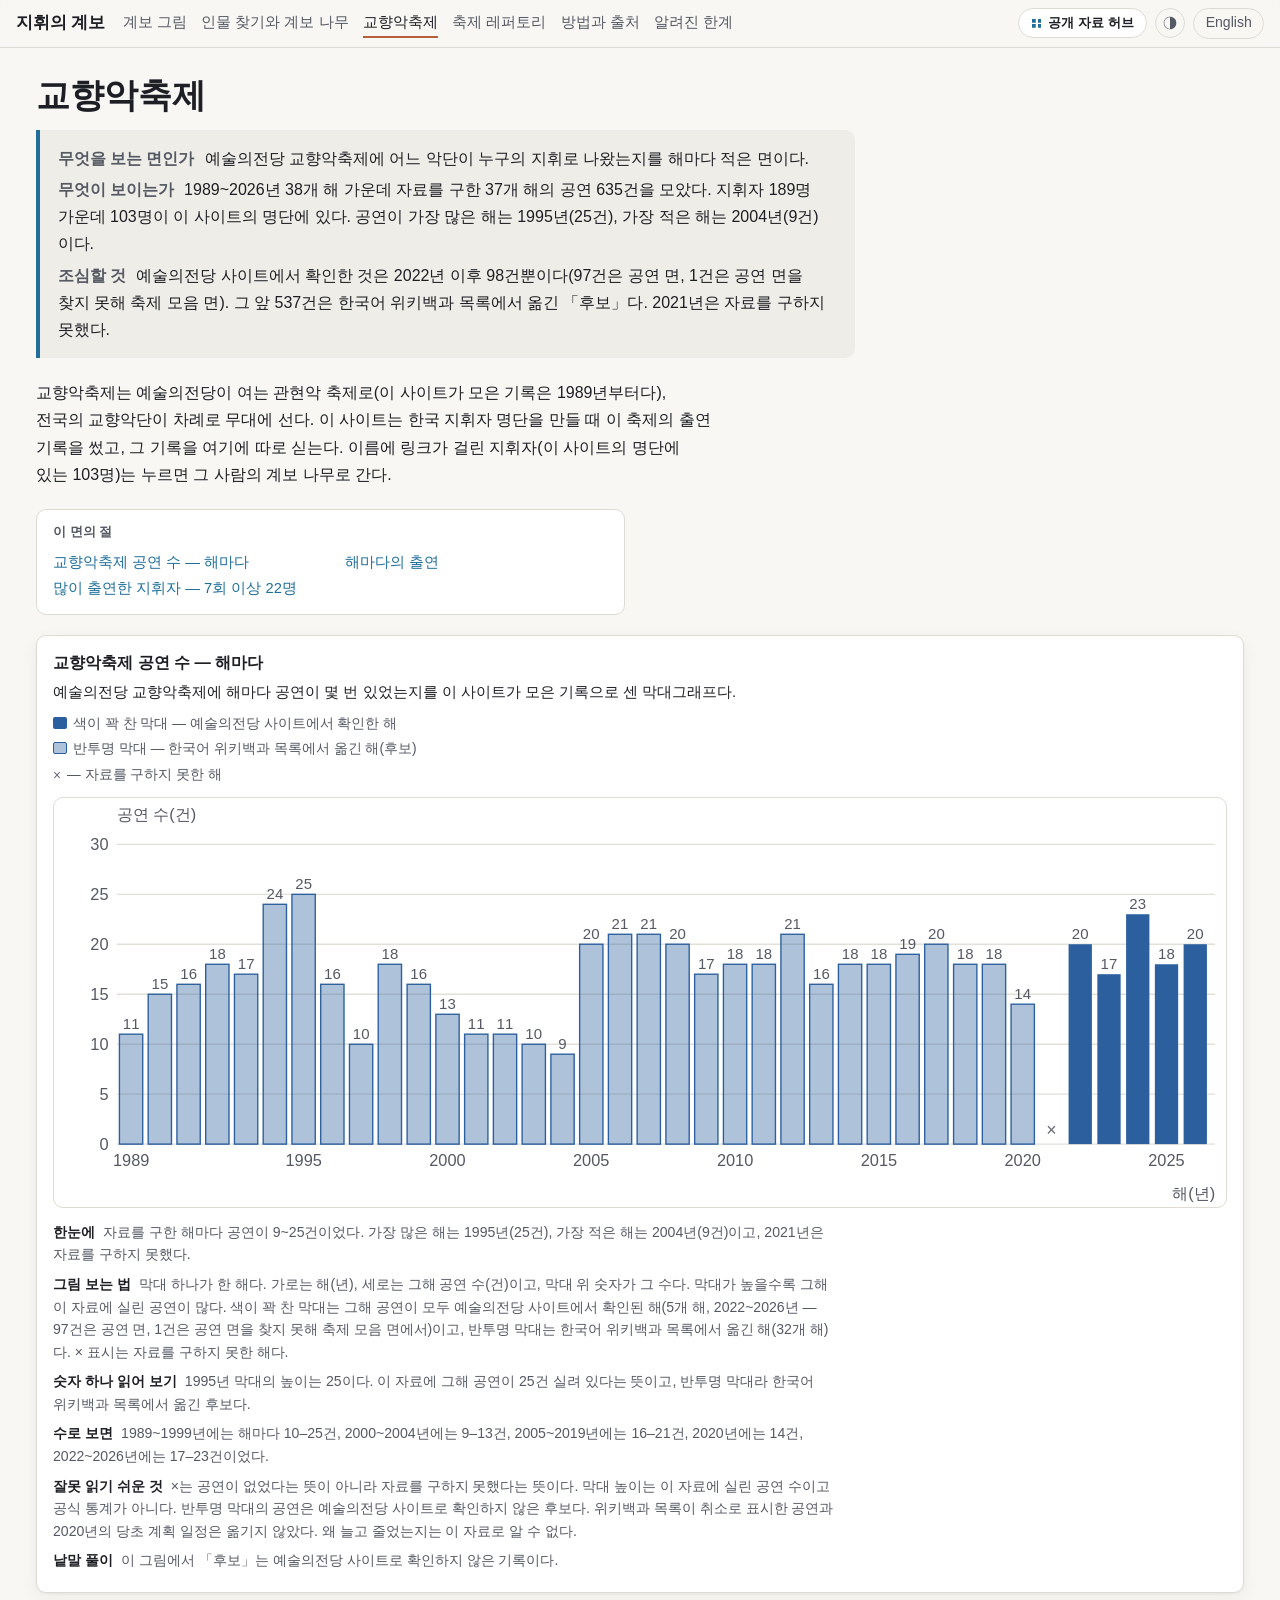
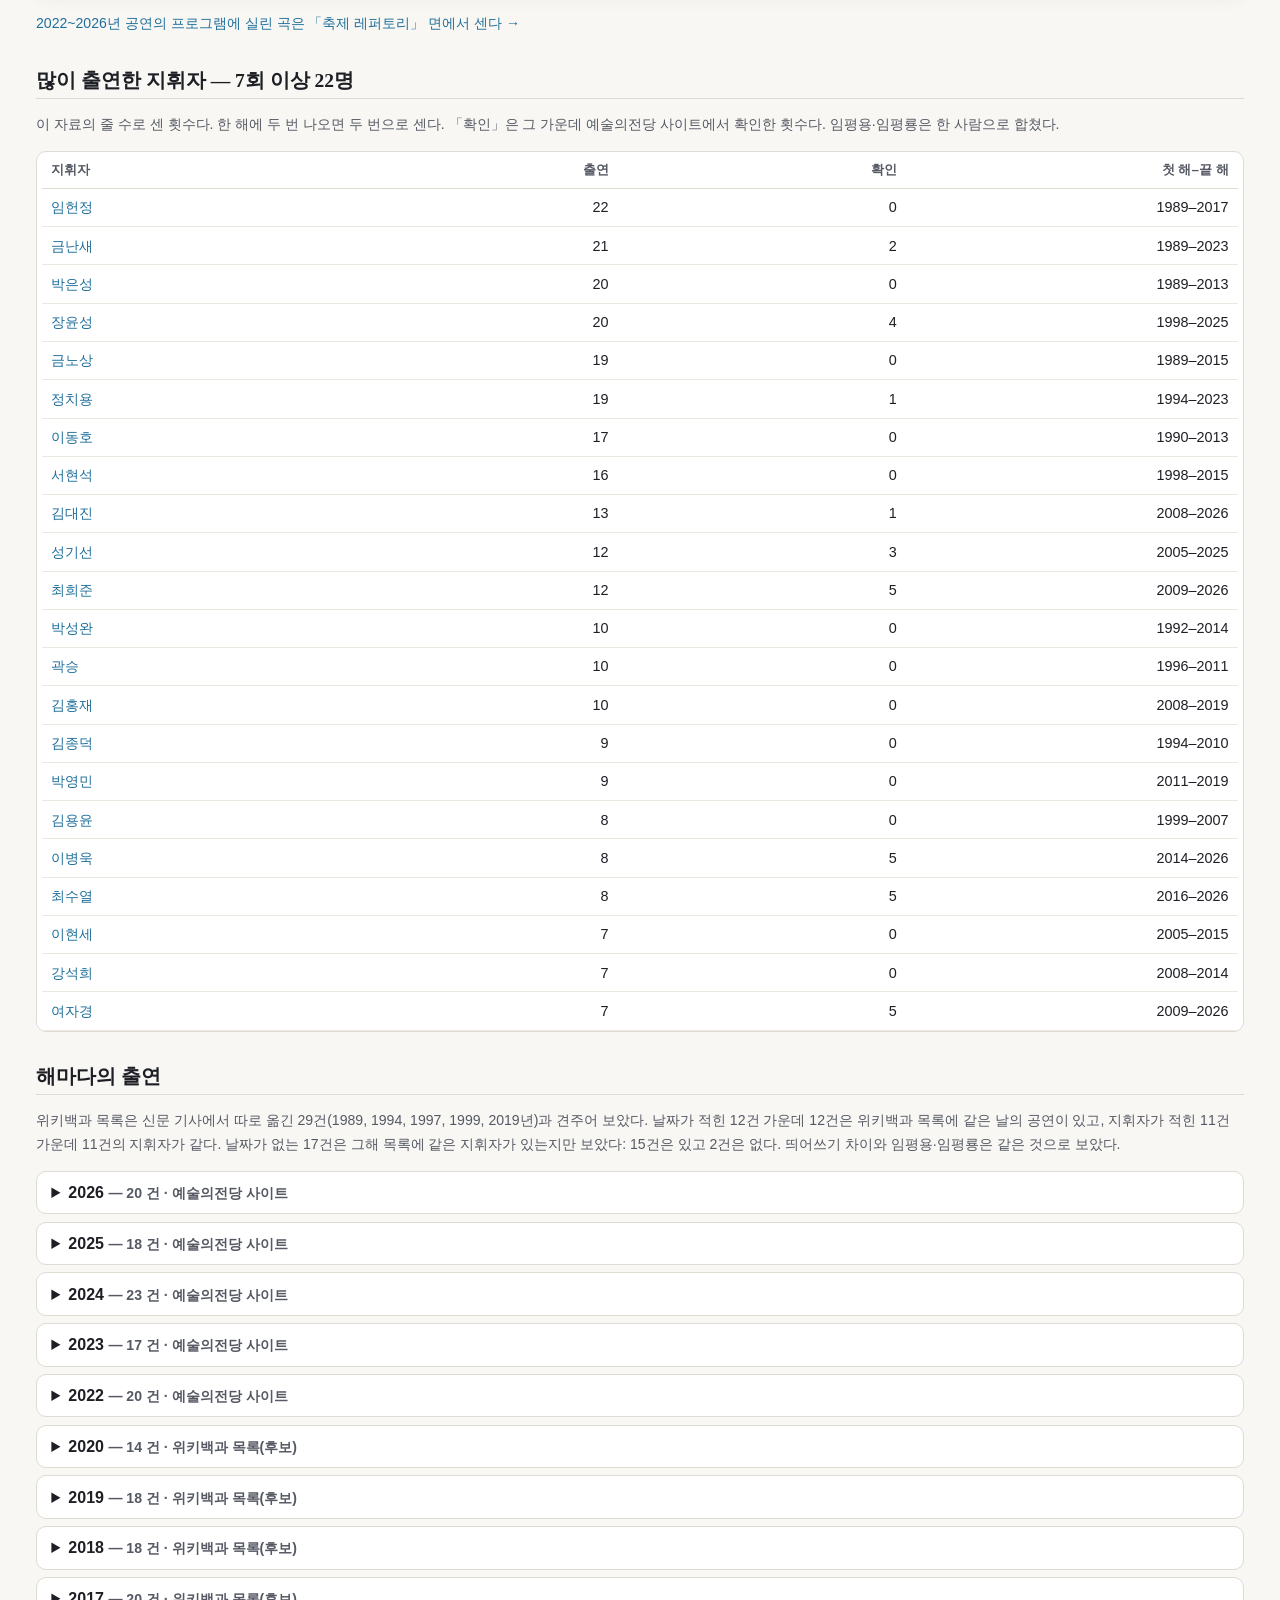
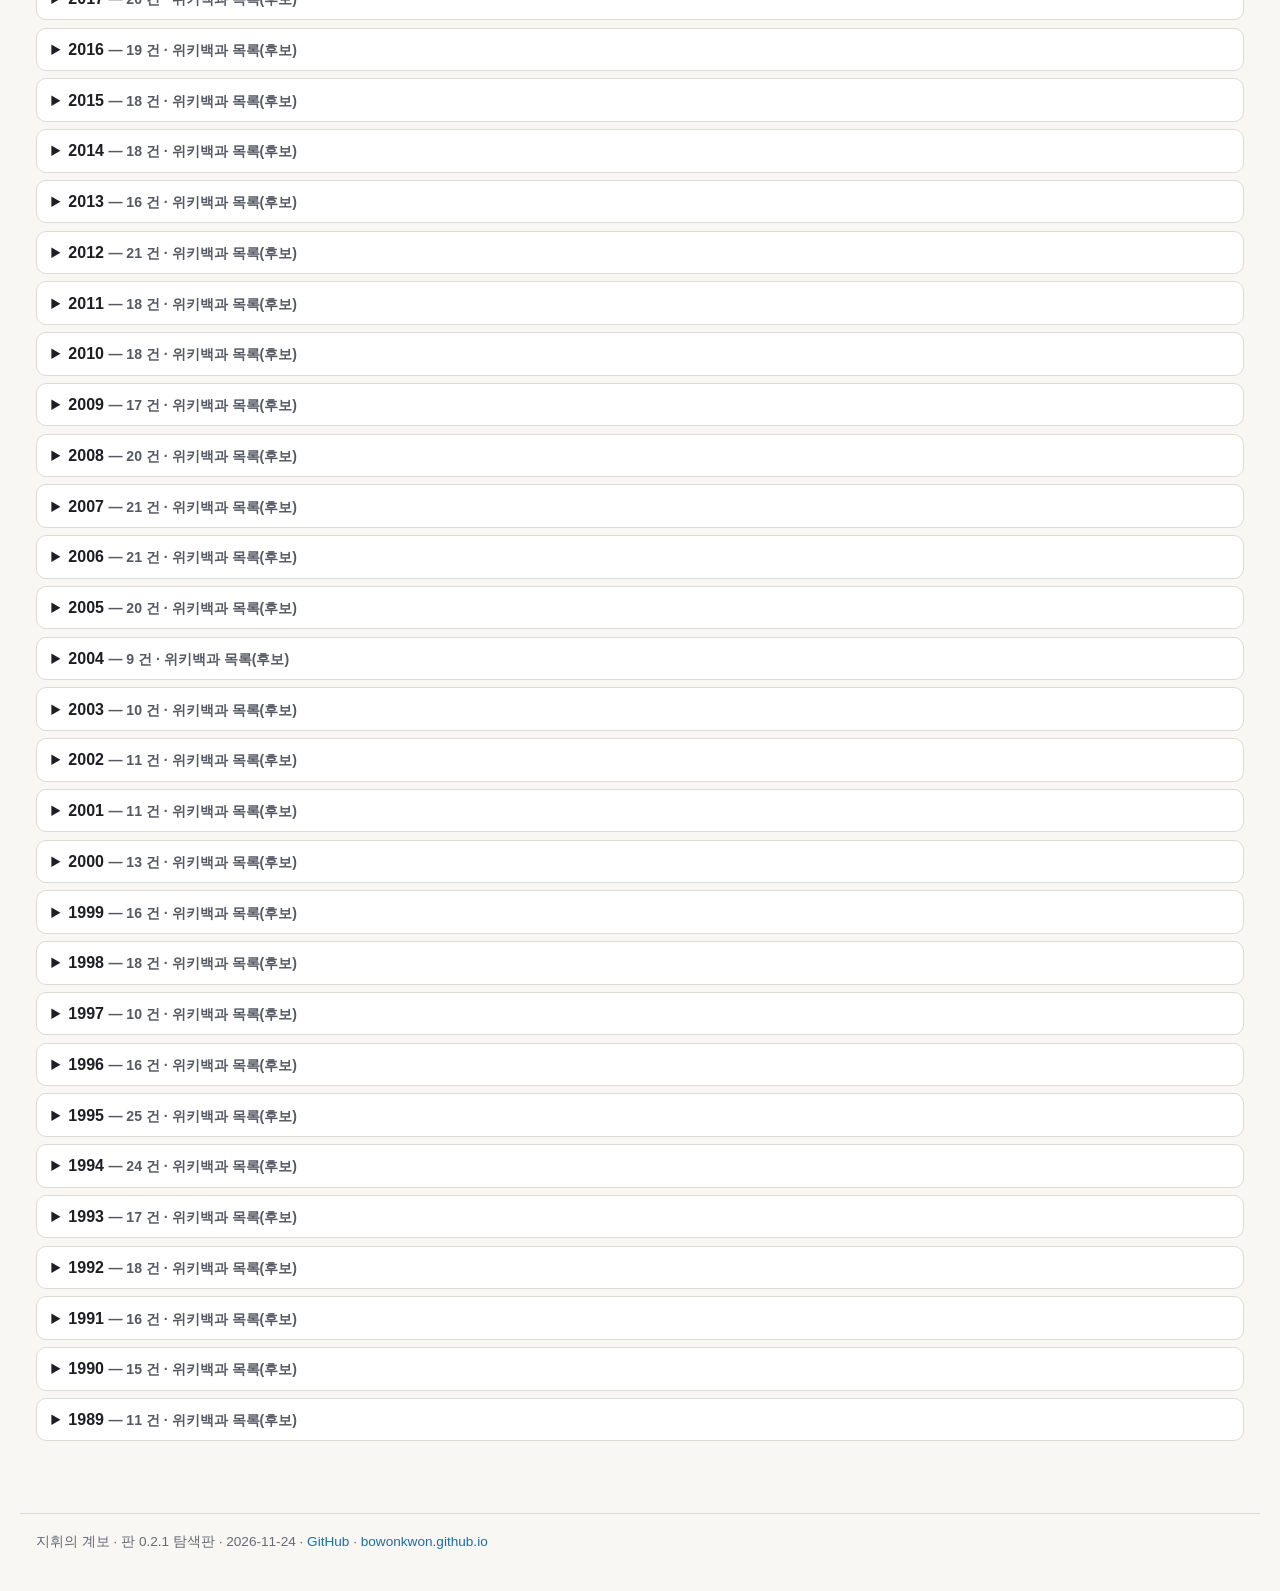
<file: docs/ko/festival.html>
<!DOCTYPE html>
<html lang="ko"><head><meta charset="utf-8"><meta name="viewport" content="width=device-width,initial-scale=1">
<title>교향악축제 — 지휘의 계보</title><meta name="description" content="지휘자가 누구에게 배웠고 누구 밑에서 부지휘자로 일했는지를 관계마다 출처와 함께 그린 탐색판. 사람 1,058명, 관계 952건.">
<script>(function(){var q=new URLSearchParams(location.search).get("theme");try{if(q==="light"||q==="dark"){localStorage.setItem("cl-theme",q)}else if(q==="auto"){localStorage.removeItem("cl-theme")}var v=localStorage.getItem("cl-theme");if(v)document.documentElement.setAttribute("data-theme",v)}catch(e){}})();</script>
<link rel="stylesheet" href="../assets/style.css">
</head><body>
<header><a class="brand" href="index.html">지휘의 계보</a><nav aria-label="면"><a href="index.html">계보 그림</a><a href="find.html">인물 찾기와 계보 나무</a><a href="festival.html" class=on aria-current=page>교향악축제</a><a href="repertoire.html">축제 레퍼토리</a><a href="method.html">방법과 출처</a><a href="limits.html">알려진 한계</a></nav>
<div class="right"><a class="hub" href="https://bowonkwon.github.io/">공개 자료 허브</a><button id="theme" class="theme" type="button" aria-label="밝게·어둡게">◑</button><a class="lang" href="../en/festival.html" lang="en">English</a></div></header>
<main>
<h1>교향악축제</h1>
<div class="sum" role="note"><p><b>무엇을 보는 면인가</b> 예술의전당 교향악축제에 어느 악단이 누구의 지휘로 나왔는지를 해마다 적은 면이다.</p><p><b>무엇이 보이는가</b> 1989~2026년 38개 해 가운데 자료를 구한 37개 해의 공연 635건을 모았다. 지휘자 189명 가운데 103명이 이 사이트의 명단에 있다. 공연이 가장 많은 해는 1995년(25건), 가장 적은 해는 2004년(9건)이다.</p><p><b>조심할 것</b> 예술의전당 사이트에서 확인한 것은 2022년 이후 98건뿐이다(97건은 공연 면, 1건은 공연 면을 찾지 못해 축제 모음 면). 그 앞 537건은 한국어 위키백과 목록에서 옮긴 「후보」다. 2021년은 자료를 구하지 못했다.</p></div>
<div class="prose"><p>교향악축제는 예술의전당이 여는 관현악 축제로(이 사이트가 모은 기록은 1989년부터다), 전국의 교향악단이 차례로 무대에 선다. 이 사이트는 한국 지휘자 명단을 만들 때 이 축제의 출연 기록을 썼고, 그 기록을 여기에 따로 싣는다. 이름에 링크가 걸린 지휘자(이 사이트의 명단에 있는 103명)는 누르면 그 사람의 계보 나무로 간다.</p></div>
<nav class="toc" id="toc" aria-label="이 면의 절"><b>이 면의 절</b><ul><li><a href="#by-year">교향악축제 공연 수 — 해마다</a></li><li><a href="#top-conductors">많이 출연한 지휘자 — 7회 이상 22명</a></li><li><a href="#years">해마다의 출연</a></li></ul></nav><figure><h2 class="figtitle" id="by-year">교향악축제 공연 수 — 해마다<a class="hx" href="#by-year" aria-label="‘교향악축제 공연 수 — 해마다’ 절로 바로 가는 링크">#</a></h2>
<p class="fi">예술의전당 교향악축제에 해마다 공연이 몇 번 있었는지를 이 사이트가 모은 기록으로 센 막대그래프다.</p>
<ul class="legend"><li><span class="key off"></span>색이 꽉 찬 막대 — 예술의전당 사이트에서 확인한 해</li><li><span class="key wk"></span>반투명 막대 — 한국어 위키백과 목록에서 옮긴 해(후보)</li><li><span class="key x">×</span>— 자료를 구하지 못한 해</li></ul>
<p class="hint">화면이 좁으면 그림을 옆으로 밀어서 본다.</p><div class="wrap"><div class="minw"><svg viewBox="0 0 860 300" role="img" aria-label="교향악축제 공연 수 — 해마다" class="bars"><line x1="46" y1="254.0" x2="852" y2="254.0" class="grid"/><text x="40" y="258.0" class="tick" text-anchor="end">0</text><line x1="46" y1="217.3" x2="852" y2="217.3" class="grid"/><text x="40" y="221.3" class="tick" text-anchor="end">5</text><line x1="46" y1="180.7" x2="852" y2="180.7" class="grid"/><text x="40" y="184.7" class="tick" text-anchor="end">10</text><line x1="46" y1="144.0" x2="852" y2="144.0" class="grid"/><text x="40" y="148.0" class="tick" text-anchor="end">15</text><line x1="46" y1="107.3" x2="852" y2="107.3" class="grid"/><text x="40" y="111.3" class="tick" text-anchor="end">20</text><line x1="46" y1="70.7" x2="852" y2="70.7" class="grid"/><text x="40" y="74.7" class="tick" text-anchor="end">25</text><line x1="46" y1="34.0" x2="852" y2="34.0" class="grid"/><text x="40" y="38.0" class="tick" text-anchor="end">30</text><text x="46" y="16" class="axis">공연 수(건)</text><text x="852" y="294" class="axis" text-anchor="end">해(년)</text><rect x="48.0" y="173.3" width="17.1" height="80.7" class="bar wk"><title>1989: 11</title></rect><text x="56.6" y="169.3" class="val" text-anchor="middle">11</text><text x="56.6" y="270" class="tick" text-anchor="middle">1989</text><rect x="69.1" y="144.0" width="17.1" height="110.0" class="bar wk"><title>1990: 15</title></rect><text x="77.7" y="140.0" class="val" text-anchor="middle">15</text><rect x="90.2" y="136.7" width="17.1" height="117.3" class="bar wk"><title>1991: 16</title></rect><text x="98.8" y="132.7" class="val" text-anchor="middle">16</text><rect x="111.3" y="122.0" width="17.1" height="132.0" class="bar wk"><title>1992: 18</title></rect><text x="119.9" y="118.0" class="val" text-anchor="middle">18</text><rect x="132.4" y="129.3" width="17.1" height="124.7" class="bar wk"><title>1993: 17</title></rect><text x="141.0" y="125.3" class="val" text-anchor="middle">17</text><rect x="153.5" y="78.0" width="17.1" height="176.0" class="bar wk"><title>1994: 24</title></rect><text x="162.1" y="74.0" class="val" text-anchor="middle">24</text><rect x="174.6" y="70.7" width="17.1" height="183.3" class="bar wk"><title>1995: 25</title></rect><text x="183.2" y="66.7" class="val" text-anchor="middle">25</text><text x="183.2" y="270" class="tick" text-anchor="middle">1995</text><rect x="195.7" y="136.7" width="17.1" height="117.3" class="bar wk"><title>1996: 16</title></rect><text x="204.3" y="132.7" class="val" text-anchor="middle">16</text><rect x="216.8" y="180.7" width="17.1" height="73.3" class="bar wk"><title>1997: 10</title></rect><text x="225.4" y="176.7" class="val" text-anchor="middle">10</text><rect x="237.9" y="122.0" width="17.1" height="132.0" class="bar wk"><title>1998: 18</title></rect><text x="246.5" y="118.0" class="val" text-anchor="middle">18</text><rect x="259.1" y="136.7" width="17.1" height="117.3" class="bar wk"><title>1999: 16</title></rect><text x="267.6" y="132.7" class="val" text-anchor="middle">16</text><rect x="280.2" y="158.7" width="17.1" height="95.3" class="bar wk"><title>2000: 13</title></rect><text x="288.7" y="154.7" class="val" text-anchor="middle">13</text><text x="288.7" y="270" class="tick" text-anchor="middle">2000</text><rect x="301.3" y="173.3" width="17.1" height="80.7" class="bar wk"><title>2001: 11</title></rect><text x="309.8" y="169.3" class="val" text-anchor="middle">11</text><rect x="322.4" y="173.3" width="17.1" height="80.7" class="bar wk"><title>2002: 11</title></rect><text x="330.9" y="169.3" class="val" text-anchor="middle">11</text><rect x="343.5" y="180.7" width="17.1" height="73.3" class="bar wk"><title>2003: 10</title></rect><text x="352.0" y="176.7" class="val" text-anchor="middle">10</text><rect x="364.6" y="188.0" width="17.1" height="66.0" class="bar wk"><title>2004: 9</title></rect><text x="373.1" y="184.0" class="val" text-anchor="middle">9</text><rect x="385.7" y="107.3" width="17.1" height="146.7" class="bar wk"><title>2005: 20</title></rect><text x="394.2" y="103.3" class="val" text-anchor="middle">20</text><text x="394.2" y="270" class="tick" text-anchor="middle">2005</text><rect x="406.8" y="100.0" width="17.1" height="154.0" class="bar wk"><title>2006: 21</title></rect><text x="415.3" y="96.0" class="val" text-anchor="middle">21</text><rect x="427.9" y="100.0" width="17.1" height="154.0" class="bar wk"><title>2007: 21</title></rect><text x="436.4" y="96.0" class="val" text-anchor="middle">21</text><rect x="449.0" y="107.3" width="17.1" height="146.7" class="bar wk"><title>2008: 20</title></rect><text x="457.6" y="103.3" class="val" text-anchor="middle">20</text><rect x="470.1" y="129.3" width="17.1" height="124.7" class="bar wk"><title>2009: 17</title></rect><text x="478.7" y="125.3" class="val" text-anchor="middle">17</text><rect x="491.2" y="122.0" width="17.1" height="132.0" class="bar wk"><title>2010: 18</title></rect><text x="499.8" y="118.0" class="val" text-anchor="middle">18</text><text x="499.8" y="270" class="tick" text-anchor="middle">2010</text><rect x="512.3" y="122.0" width="17.1" height="132.0" class="bar wk"><title>2011: 18</title></rect><text x="520.9" y="118.0" class="val" text-anchor="middle">18</text><rect x="533.4" y="100.0" width="17.1" height="154.0" class="bar wk"><title>2012: 21</title></rect><text x="542.0" y="96.0" class="val" text-anchor="middle">21</text><rect x="554.5" y="136.7" width="17.1" height="117.3" class="bar wk"><title>2013: 16</title></rect><text x="563.1" y="132.7" class="val" text-anchor="middle">16</text><rect x="575.6" y="122.0" width="17.1" height="132.0" class="bar wk"><title>2014: 18</title></rect><text x="584.2" y="118.0" class="val" text-anchor="middle">18</text><rect x="596.7" y="122.0" width="17.1" height="132.0" class="bar wk"><title>2015: 18</title></rect><text x="605.3" y="118.0" class="val" text-anchor="middle">18</text><text x="605.3" y="270" class="tick" text-anchor="middle">2015</text><rect x="617.8" y="114.7" width="17.1" height="139.3" class="bar wk"><title>2016: 19</title></rect><text x="626.4" y="110.7" class="val" text-anchor="middle">19</text><rect x="638.9" y="107.3" width="17.1" height="146.7" class="bar wk"><title>2017: 20</title></rect><text x="647.5" y="103.3" class="val" text-anchor="middle">20</text><rect x="660.1" y="122.0" width="17.1" height="132.0" class="bar wk"><title>2018: 18</title></rect><text x="668.6" y="118.0" class="val" text-anchor="middle">18</text><rect x="681.2" y="122.0" width="17.1" height="132.0" class="bar wk"><title>2019: 18</title></rect><text x="689.7" y="118.0" class="val" text-anchor="middle">18</text><rect x="702.3" y="151.3" width="17.1" height="102.7" class="bar wk"><title>2020: 14</title></rect><text x="710.8" y="147.3" class="val" text-anchor="middle">14</text><text x="710.8" y="270" class="tick" text-anchor="middle">2020</text><text x="731.9" y="248" class="val nodata" text-anchor="middle">×</text><rect x="744.5" y="107.3" width="17.1" height="146.7" class="bar off"><title>2022: 20</title></rect><text x="753.0" y="103.3" class="val" text-anchor="middle">20</text><rect x="765.6" y="129.3" width="17.1" height="124.7" class="bar off"><title>2023: 17</title></rect><text x="774.1" y="125.3" class="val" text-anchor="middle">17</text><rect x="786.7" y="85.3" width="17.1" height="168.7" class="bar off"><title>2024: 23</title></rect><text x="795.2" y="81.3" class="val" text-anchor="middle">23</text><rect x="807.8" y="122.0" width="17.1" height="132.0" class="bar off"><title>2025: 18</title></rect><text x="816.3" y="118.0" class="val" text-anchor="middle">18</text><text x="816.3" y="270" class="tick" text-anchor="middle">2025</text><rect x="828.9" y="107.3" width="17.1" height="146.7" class="bar off"><title>2026: 20</title></rect><text x="837.4" y="103.3" class="val" text-anchor="middle">20</text></svg></div></div>
<figcaption><p class="cp"><b>한눈에</b> 자료를 구한 해마다 공연이 9~25건이었다. 가장 많은 해는 1995년(25건), 가장 적은 해는 2004년(9건)이고, 2021년은 자료를 구하지 못했다.</p><p class="cp"><b>그림 보는 법</b> 막대 하나가 한 해다. 가로는 해(년), 세로는 그해 공연 수(건)이고, 막대 위 숫자가 그 수다. 막대가 높을수록 그해 이 자료에 실린 공연이 많다. 색이 꽉 찬 막대는 그해 공연이 모두 예술의전당 사이트에서 확인된 해(5개 해, 2022~2026년 — 97건은 공연 면, 1건은 공연 면을 찾지 못해 축제 모음 면에서)이고, 반투명 막대는 한국어 위키백과 목록에서 옮긴 해(32개 해)다. × 표시는 자료를 구하지 못한 해다.</p><p class="cp"><b>숫자 하나 읽어 보기</b> 1995년 막대의 높이는 25이다. 이 자료에 그해 공연이 25건 실려 있다는 뜻이고, 반투명 막대라 한국어 위키백과 목록에서 옮긴 후보다.</p><p class="cp"><b>수로 보면</b> 1989~1999년에는 해마다 10–25건, 2000~2004년에는 9–13건, 2005~2019년에는 16–21건, 2020년에는 14건, 2022~2026년에는 17–23건이었다.</p><p class="cp"><b>잘못 읽기 쉬운 것</b> ×는 공연이 없었다는 뜻이 아니라 자료를 구하지 못했다는 뜻이다. 막대 높이는 이 자료에 실린 공연 수이고 공식 통계가 아니다. 반투명 막대의 공연은 예술의전당 사이트로 확인하지 않은 후보다. 위키백과 목록이 취소로 표시한 공연과 2020년의 당초 계획 일정은 옮기지 않았다. 왜 늘고 줄었는지는 이 자료로 알 수 없다.</p><p class="cp"><b>낱말 풀이</b> 이 그림에서 「후보」는 예술의전당 사이트로 확인하지 않은 기록이다.</p></figcaption></figure>
<p class="note"><a href="repertoire.html">2022~2026년 공연의 프로그램에 실린 곡은 「축제 레퍼토리」 면에서 센다 →</a></p>
<h2 id="top-conductors">많이 출연한 지휘자 — 7회 이상 22명<a class="hx" href="#top-conductors" aria-label="‘많이 출연한 지휘자 — 7회 이상 22명’ 절로 바로 가는 링크">#</a></h2><p class="note">이 자료의 줄 수로 센 횟수다. 한 해에 두 번 나오면 두 번으로 센다. 「확인」은 그 가운데 예술의전당 사이트에서 확인한 횟수다. 임평용·임평룡은 한 사람으로 합쳤다.</p>
<div class="wrap tw"><table><thead><tr><th>지휘자</th><th class="num">출연</th><th class="num">확인</th><th class="num">첫 해–끝 해</th></tr></thead><tbody><tr><td><a href="find.html#P0391">임헌정</a></td><td class="num">22</td><td class="num">0</td><td class="num">1989–2017</td></tr><tr><td><a href="find.html#P0392">금난새</a></td><td class="num">21</td><td class="num">2</td><td class="num">1989–2023</td></tr><tr><td><a href="find.html#P0384">박은성</a></td><td class="num">20</td><td class="num">0</td><td class="num">1989–2013</td></tr><tr><td><a href="find.html#P0396">장윤성</a></td><td class="num">20</td><td class="num">4</td><td class="num">1998–2025</td></tr><tr><td><a href="find.html#P0477">금노상</a></td><td class="num">19</td><td class="num">0</td><td class="num">1989–2015</td></tr><tr><td><a href="find.html#P0393">정치용</a></td><td class="num">19</td><td class="num">1</td><td class="num">1994–2023</td></tr><tr><td><a href="find.html#P0443">이동호</a></td><td class="num">17</td><td class="num">0</td><td class="num">1990–2013</td></tr><tr><td><a href="find.html#P0442">서현석</a></td><td class="num">16</td><td class="num">0</td><td class="num">1998–2015</td></tr><tr><td><a href="find.html#P0390">김대진</a></td><td class="num">13</td><td class="num">1</td><td class="num">2008–2026</td></tr><tr><td><a href="find.html#P0398">성기선</a></td><td class="num">12</td><td class="num">3</td><td class="num">2005–2025</td></tr><tr><td><a href="find.html#P0402">최희준</a></td><td class="num">12</td><td class="num">5</td><td class="num">2009–2026</td></tr><tr><td><a href="find.html#P0481">박성완</a></td><td class="num">10</td><td class="num">0</td><td class="num">1992–2014</td></tr><tr><td><a href="find.html#P0385">곽승</a></td><td class="num">10</td><td class="num">0</td><td class="num">1996–2011</td></tr><tr><td><a href="find.html#P0397">김홍재</a></td><td class="num">10</td><td class="num">0</td><td class="num">2008–2019</td></tr><tr><td><a href="find.html#P0416">김종덕</a></td><td class="num">9</td><td class="num">0</td><td class="num">1994–2010</td></tr><tr><td><a href="find.html#P0395">박영민</a></td><td class="num">9</td><td class="num">0</td><td class="num">2011–2019</td></tr><tr><td><a href="find.html#P0479">김용윤</a></td><td class="num">8</td><td class="num">0</td><td class="num">1999–2007</td></tr><tr><td><a href="find.html#P0489">이병욱</a></td><td class="num">8</td><td class="num">5</td><td class="num">2014–2026</td></tr><tr><td><a href="find.html#P0460">최수열</a></td><td class="num">8</td><td class="num">5</td><td class="num">2016–2026</td></tr><tr><td><a href="find.html#P0490">이현세</a></td><td class="num">7</td><td class="num">0</td><td class="num">2005–2015</td></tr><tr><td><a href="find.html#P0413">강석희</a></td><td class="num">7</td><td class="num">0</td><td class="num">2008–2014</td></tr><tr><td><a href="find.html#P0409">여자경</a></td><td class="num">7</td><td class="num">5</td><td class="num">2009–2026</td></tr></tbody></table></div>
<h2 id="years">해마다의 출연<a class="hx" href="#years" aria-label="‘해마다의 출연’ 절로 바로 가는 링크">#</a></h2><p class="note">위키백과 목록은 신문 기사에서 따로 옮긴 29건(1989, 1994, 1997, 1999, 2019년)과 견주어 보았다. 날짜가 적힌 12건 가운데 12건은 위키백과 목록에 같은 날의 공연이 있고, 지휘자가 적힌 11건 가운데 11건의 지휘자가 같다. 날짜가 없는 17건은 그해 목록에 같은 지휘자가 있는지만 보았다: 15건은 있고 2건은 없다. 띄어쓰기 차이와 임평용·임평룡은 같은 것으로 보았다.</p><details><summary>2026 <span class="note">— 20 건 · 예술의전당 사이트</span></summary><div class="wrap tw"><table><thead><tr><th>날짜</th><th>악단</th><th>지휘자</th></tr></thead><tbody><tr><td class="num">04-01</td><td>국립심포니오케스트라</td><td>로베르토 아바도</td></tr><tr><td class="num">04-02</td><td>수원시립교향악단</td><td><a href="find.html#P0402">최희준</a></td></tr><tr><td class="num">04-03</td><td>부산시립교향악단</td><td><a href="find.html#P0433">홍석원</a></td></tr><tr><td class="num">04-04</td><td>인천시립교향악단</td><td><a href="find.html#P0460">최수열</a></td></tr><tr><td class="num">04-05</td><td>부천필하모닉오케스트라</td><td><a href="find.html#P0554">아드리앙 페뤼숑</a></td></tr><tr><td class="num">04-07</td><td>베르비에 페스티벌 체임버 오케스트라</td><td>가보르 터카치-너지</td></tr><tr><td class="num">04-08</td><td>포항시립교향악단</td><td><a href="find.html#P0410">차웅</a></td></tr><tr><td class="num">04-09</td><td>서울시립교향악단</td><td>얍 판 츠베덴</td></tr><tr><td class="num">04-10</td><td>대구시립교향악단</td><td><a href="find.html#P0483">백진현</a></td></tr><tr><td class="num">04-11</td><td>대전시립교향악단</td><td><a href="find.html#P0409">여자경</a></td></tr><tr><td class="num">04-12</td><td>광주시립교향악단</td><td><a href="find.html#P0489">이병욱</a></td></tr><tr><td class="num">04-14</td><td>제주특별자치도립 제주교향악단</td><td><a href="find.html#P0418">박승유</a></td></tr><tr><td class="num">04-15</td><td>군산시립교향악단</td><td><a href="find.html#P0471">이명근</a></td></tr><tr><td class="num">04-16</td><td>원주시립교향악단</td><td><a href="find.html#P0494">정주영</a></td></tr><tr><td class="num">04-17</td><td>창원시립교향악단</td><td><a href="find.html#P0498">김건</a></td></tr><tr><td class="num">04-18</td><td>경기필하모닉오케스트라</td><td><a href="find.html#P0515">홀리 최</a></td></tr><tr><td class="num">04-19</td><td>춘천시립교향악단</td><td><a href="find.html#P0484">송유진</a></td></tr><tr><td class="num">04-21</td><td>공주시충남교향악단</td><td><a href="find.html#P0474">정나라</a></td></tr><tr><td class="num">04-22</td><td>KBS교향악단</td><td><a href="find.html#P0390">김대진</a></td></tr><tr><td class="num">04-23</td><td>울산시립교향악단</td><td>사셔 괴첼</td></tr></tbody></table></div></details><details><summary>2025 <span class="note">— 18 건 · 예술의전당 사이트</span></summary><div class="wrap tw"><table><thead><tr><th>날짜</th><th>악단</th><th>지휘자</th></tr></thead><tbody><tr><td class="num">04-01</td><td>창원시립교향악단</td><td><a href="find.html#P0498">김건</a></td></tr><tr><td class="num">04-02</td><td>인천시립교향악단</td><td><a href="find.html#P0513">정한결</a></td></tr><tr><td class="num">04-03</td><td>광주시립교향악단</td><td><a href="find.html#P0489">이병욱</a></td></tr><tr><td class="num">04-04</td><td>수원시립교향악단</td><td><a href="find.html#P0402">최희준</a></td></tr><tr><td class="num">04-05</td><td>강릉시립교향악단</td><td><a href="find.html#P0430">정민</a></td></tr><tr><td class="num">04-06</td><td>KBS교향악단</td><td><a href="find.html#P0553">일란 볼코프</a></td></tr><tr><td class="num">04-08</td><td>강남심포니오케스트라</td><td><a href="find.html#P0501">데이비드 이</a></td></tr><tr><td class="num">04-09</td><td>청주시립교향악단</td><td><a href="find.html#P0414">김경희</a></td></tr><tr><td class="num">04-10</td><td>국립심포니오케스트라</td><td><a href="find.html#P0411">윤한결</a></td></tr><tr><td class="num">04-11</td><td>부천필하모닉오케스트라</td><td><a href="find.html#P0554">아드리앙 페뤼숑</a></td></tr><tr><td class="num">04-12</td><td>대전시립교향악단</td><td><a href="find.html#P0409">여자경</a></td></tr><tr><td class="num">04-13</td><td>전주시립교향악단</td><td><a href="find.html#P0398">성기선</a></td></tr><tr><td class="num">04-15</td><td>제주특별자치도립제주교향악단</td><td><a href="find.html#P0396">장윤성</a></td></tr><tr><td class="num">04-16</td><td>진주시립교향악단</td><td><a href="find.html#P0475">정인혁</a></td></tr><tr><td class="num">04-17</td><td>부산시립교향악단</td><td><a href="find.html#P0433">홍석원</a></td></tr><tr><td class="num">04-18</td><td>서울시립교향악단</td><td><a href="find.html#P0460">최수열</a></td></tr><tr><td class="num">04-19</td><td>대구시립교향악단</td><td><a href="find.html#P0483">백진현</a></td></tr><tr><td class="num">04-20</td><td>경기필하모닉오케스트라</td><td><a href="find.html#P0407">김선욱</a></td></tr></tbody></table></div></details><details><summary>2024 <span class="note">— 23 건 · 예술의전당 사이트</span></summary><div class="wrap tw"><table><thead><tr><th>날짜</th><th>악단</th><th>지휘자</th></tr></thead><tbody><tr><td class="num">04-03</td><td>KBS교향악단</td><td><a href="find.html#P0389">피에타리 잉키넨</a></td></tr><tr><td class="num">04-04</td><td>창원시립교향악단</td><td><a href="find.html#P0498">김건</a></td></tr><tr><td class="num">04-05</td><td>부천필하모닉오케스트라</td><td><a href="find.html#P0554">아드리앙 페뤼숑</a></td></tr><tr><td class="num">04-06</td><td>코리안챔버오케스트라</td><td><a href="find.html#P0460">최수열</a></td></tr><tr><td class="num">04-07</td><td>공주시충남교향악단</td><td><a href="find.html#P0474">정나라</a></td></tr><tr><td class="num">04-09</td><td>대구시립교향악단</td><td><a href="find.html#P0483">백진현</a></td></tr><tr><td class="num">04-10</td><td>한경arte필하모닉</td><td>윌슨 응</td></tr><tr><td class="num">04-11</td><td>전주시립교향악단</td><td><a href="find.html#P0398">성기선</a></td></tr><tr><td class="num">04-12</td><td>국립심포니오케스트라</td><td>다비트 라일란트</td></tr><tr><td class="num">04-13</td><td>대전시립교향악단</td><td><a href="find.html#P0409">여자경</a></td></tr><tr><td class="num">04-14</td><td>원주시립교향악단</td><td><a href="find.html#P0494">정주영</a></td></tr><tr><td class="num">04-16</td><td>제주특별자치도립 제주교향악단</td><td><a href="find.html#P0480">김홍식</a></td></tr><tr><td class="num">04-17</td><td>김천시립교향악단</td><td><a href="find.html#P0444">김성진</a></td></tr><tr><td class="num">04-18</td><td>춘천시립교향악단</td><td><a href="find.html#P0484">송유진</a></td></tr><tr><td class="num">04-19</td><td>서울시립교향악단</td><td>피터 빌로엔</td></tr><tr><td class="num">04-20</td><td>심포니 송</td><td><a href="find.html#P0381">함신익</a></td></tr><tr><td class="num">04-21</td><td>부산시립교향악단</td><td>키릴 카라비츠</td></tr><tr><td class="num">04-23</td><td>군포 프라임필하모닉오케스트라</td><td><a href="find.html#P0396">장윤성</a></td></tr><tr><td class="num">04-24</td><td>과천시립교향악단</td><td><a href="find.html#P0485">안두현</a></td></tr><tr><td class="num">04-25</td><td>수원시립교향악단</td><td><a href="find.html#P0402">최희준</a></td></tr><tr><td class="num">04-26</td><td>광주시립교향악단</td><td><a href="find.html#P0433">홍석원</a></td></tr><tr><td class="num">04-27</td><td>경기필하모닉오케스트라</td><td><a href="find.html#P0399">이승원</a></td></tr><tr><td class="num">04-28</td><td>인천시립교향악단</td><td><a href="find.html#P0489">이병욱</a></td></tr></tbody></table></div></details><details><summary>2023 <span class="note">— 17 건 · 예술의전당 사이트</span></summary><div class="wrap tw"><table><thead><tr><th>날짜</th><th>악단</th><th>지휘자</th></tr></thead><tbody><tr><td class="num">06-01</td><td>광주시립교향악단</td><td><a href="find.html#P0433">홍석원</a></td></tr><tr><td class="num">06-02</td><td>창원시립교향악단</td><td><a href="find.html#P0498">김건</a></td></tr><tr><td class="num">06-04</td><td>인천시립교향악단</td><td><a href="find.html#P0489">이병욱</a></td></tr><tr><td class="num">06-06</td><td>국립심포니오케스트라</td><td>다비트 라일란트</td></tr><tr><td class="num">06-08</td><td>수원시립교향악단</td><td><a href="find.html#P0402">최희준</a></td></tr><tr><td class="num">06-09</td><td>KBS교향악단</td><td><a href="find.html#P0393">정치용</a></td></tr><tr><td class="num">06-10</td><td>강릉시립교향악단</td><td><a href="find.html#P0430">정민</a></td></tr><tr><td class="num">06-13</td><td>성남시립교향악단</td><td><a href="find.html#P0392">금난새</a></td></tr><tr><td class="num">06-14</td><td>전주시립교향악단</td><td><a href="find.html#P0398">성기선</a></td></tr><tr><td class="num">06-15</td><td>공주시충남교향악단</td><td><a href="find.html#P0474">정나라</a></td></tr><tr><td class="num">06-16</td><td>대전시립교향악단</td><td><a href="find.html#P0409">여자경</a></td></tr><tr><td class="num">06-17</td><td>서울시립교향악단</td><td><a href="find.html#P0501">데이비드 이</a></td></tr><tr><td class="num">06-20</td><td>대구시립교향악단</td><td><a href="find.html#P0464">박인욱</a></td></tr><tr><td class="num">06-21</td><td>부천필하모닉오케스트라</td><td><a href="find.html#P0396">장윤성</a></td></tr><tr><td class="num">06-22</td><td>제주특별자치도립 제주교향악단</td><td><a href="find.html#P0480">김홍식</a></td></tr><tr><td class="num">06-24</td><td>경기필하모닉오케스트라</td><td><a href="find.html#P0407">김선욱</a></td></tr><tr><td class="num">06-25</td><td>부산시립교향악단</td><td><a href="find.html#P0460">최수열</a></td></tr></tbody></table></div></details><details><summary>2022 <span class="note">— 20 건 · 예술의전당 사이트</span></summary><div class="wrap tw"><table><thead><tr><th>날짜</th><th>악단</th><th>지휘자</th></tr></thead><tbody><tr><td class="num">04-02</td><td>부천필하모닉오케스트라</td><td><a href="find.html#P0396">장윤성</a></td></tr><tr><td class="num">04-03</td><td>청주시립교향악단</td><td><a href="find.html#P0404">유광</a></td></tr><tr><td class="num">04-05</td><td>경기필하모닉오케스트라</td><td>마시모 자네티</td></tr><tr><td class="num">04-06</td><td>수원시립교향악단</td><td><a href="find.html#P0402">최희준</a></td></tr><tr><td class="num">04-07</td><td>대전시립교향악단</td><td>제임스 저드</td></tr><tr><td class="num">04-08</td><td>부산시립교향악단</td><td><a href="find.html#P0460">최수열</a></td></tr><tr><td class="num">04-09</td><td>KBS교향악단</td><td>마르쿠스 슈텐츠</td></tr><tr><td class="num">04-10</td><td>인천시립교향악단</td><td><a href="find.html#P0489">이병욱</a></td></tr><tr><td class="num">04-12</td><td>성남시립교향악단</td><td><a href="find.html#P0392">금난새</a></td></tr><tr><td class="num">04-13</td><td>광주시립교향악단</td><td><a href="find.html#P0433">홍석원</a></td></tr><tr><td class="num">04-14</td><td>서울시립교향악단</td><td>마르코 레토냐</td></tr><tr><td class="num">04-15</td><td>제주특별자치도립 제주교향악단</td><td><a href="find.html#P0480">김홍식</a></td></tr><tr><td class="num">04-16</td><td>국립심포니오케스트라 (구.코리안심포니)</td><td><a href="find.html#P0411">윤한결</a></td></tr><tr><td class="num">04-17</td><td>원주시립교향악단</td><td><a href="find.html#P0494">정주영</a></td></tr><tr><td class="num">04-19</td><td>군포 프라임필하모닉오케스트라</td><td><a href="find.html#P0399">이승원</a></td></tr><tr><td class="num">04-20</td><td>경상북도 도립교향악단</td><td><a href="find.html#P0483">백진현</a></td></tr><tr><td class="num">04-21</td><td>창원시립교향악단</td><td><a href="find.html#P0498">김건</a></td></tr><tr><td class="num">04-22</td><td>목포시립교향악단</td><td><a href="find.html#P0431">정헌</a></td></tr><tr><td class="num">04-23</td><td>강남심포니오케스트라</td><td><a href="find.html#P0409">여자경</a></td></tr><tr><td class="num">04-24</td><td>과천시립교향악단</td><td><a href="find.html#P0420">서진</a></td></tr></tbody></table></div></details><details><summary>2020 <span class="note">— 14 건 · 위키백과 목록(후보)</span></summary><div class="wrap tw"><table><thead><tr><th>날짜</th><th>악단</th><th>지휘자</th></tr></thead><tbody><tr><td class="num">07-28</td><td>서울 시립 교향악단</td><td>윌슨 응</td></tr><tr><td class="num">07-29</td><td>창원 시립 교향악단</td><td><a href="find.html#P0390">김대진</a></td></tr><tr><td class="num">07-30</td><td>전주 시립 교향악단</td><td><a href="find.html#P0414">김경희</a></td></tr><tr><td class="num">07-31</td><td>수원 시립 교향악단</td><td><a href="find.html#P0402">최희준</a></td></tr><tr><td class="num">08-01</td><td>부천 필하모닉 오케스트라</td><td>율리안 코바체프</td></tr><tr><td class="num">08-02</td><td>코리안 심포니 오케스트라</td><td><a href="find.html#P0393">정치용</a></td></tr><tr><td class="num">08-03</td><td>강릉 시립 교향악단</td><td>류석원</td></tr><tr><td class="num">08-04</td><td>강남 심포니 오케스트라</td><td><a href="find.html#P0398">성기선</a></td></tr><tr><td class="num">08-05</td><td>청주 시립 교향악단</td><td><a href="find.html#P0453">조규진</a></td></tr><tr><td class="num">08-06</td><td>인천 시립 교향악단</td><td><a href="find.html#P0489">이병욱</a></td></tr><tr><td class="num">08-07</td><td>군포 프라임 필하모닉 오케스트라</td><td><a href="find.html#P0396">장윤성</a></td></tr><tr><td class="num">08-08</td><td>경기 필하모닉 오케스트라</td><td>마시모 자네티</td></tr><tr><td class="num">08-09</td><td>원주 시립 교향악단</td><td><a href="find.html#P0436">김광현</a></td></tr><tr><td class="num">08-10</td><td>KBS 교향악단</td><td>지중배</td></tr></tbody></table></div></details><details><summary>2019 <span class="note">— 18 건 · 위키백과 목록(후보)</span></summary><div class="wrap tw"><table><thead><tr><th>날짜</th><th>악단</th><th>지휘자</th></tr></thead><tbody><tr><td class="num">04-02</td><td>제주특별자치도립 제주교향악단</td><td><a href="find.html#P0475">정인혁</a></td></tr><tr><td class="num">04-03</td><td>KBS 교향악단</td><td><a href="find.html#P0388">요엘 레비</a></td></tr><tr><td class="num">04-04</td><td>대구 시립 교향악단</td><td>율리안 코바체프</td></tr><tr><td class="num">04-05</td><td>대전 시립 교향악단</td><td>제임스 저드</td></tr><tr><td class="num">04-06</td><td>원주 시립 교향악단</td><td><a href="find.html#P0436">김광현</a></td></tr><tr><td class="num">04-07</td><td>춘천 시립 교향악단</td><td><a href="find.html#P0427">이종진</a></td></tr><tr><td class="num">04-09</td><td>군포 프라임 필하모닉 오케스트라</td><td><a href="find.html#P0396">장윤성</a></td></tr><tr><td class="num">04-10</td><td>인천 시립 교향악단</td><td><a href="find.html#P0489">이병욱</a></td></tr><tr><td class="num">04-11</td><td>코리안 심포니 오케스트라</td><td><a href="find.html#P0393">정치용</a></td></tr><tr><td class="num">04-12</td><td>서울 시립 교향악단</td><td>윌슨 응</td></tr><tr><td class="num">04-13</td><td>광주 시립 교향악단</td><td><a href="find.html#P0397">김홍재</a></td></tr><tr><td class="num">04-14</td><td>울산 시립 교향악단</td><td><a href="find.html#P0131">니콜라이 알렉세예프</a></td></tr><tr><td class="num">04-16</td><td>창원 시립 교향악단</td><td><a href="find.html#P0390">김대진</a></td></tr><tr><td class="num">04-17</td><td>강남 심포니 오케스트라</td><td><a href="find.html#P0398">성기선</a></td></tr><tr><td class="num">04-18</td><td>부산 시립 교향악단</td><td><a href="find.html#P0460">최수열</a></td></tr><tr><td class="num">04-19</td><td>부천 필하모닉 오케스트라</td><td><a href="find.html#P0395">박영민</a></td></tr><tr><td class="num">04-20</td><td>경기 필하모닉 오케스트라</td><td>마시모 자네티</td></tr><tr><td class="num">04-21</td><td>중국 국가대극원 관현악단</td><td>장이</td></tr></tbody></table></div></details><details><summary>2018 <span class="note">— 18 건 · 위키백과 목록(후보)</span></summary><div class="wrap tw"><table><thead><tr><th>날짜</th><th>악단</th><th>지휘자</th></tr></thead><tbody><tr><td class="num">03-31</td><td>더 윈즈</td><td>김영률</td></tr><tr><td class="num">04-01</td><td>KBS 교향악단</td><td><a href="find.html#P0388">요엘 레비</a></td></tr><tr><td class="num">04-03</td><td>대구 시립 교향악단</td><td>율리안 코바체프</td></tr><tr><td class="num">04-04</td><td>대전 시립 교향악단</td><td>제임스 저드</td></tr><tr><td class="num">04-05</td><td>대만 국가 교향악단</td><td>뤼샤오치아</td></tr><tr><td class="num">04-06</td><td>서울 시립 교향악단</td><td><a href="find.html#P0289">성시연</a></td></tr><tr><td class="num">04-07</td><td>경기 필하모닉 오케스트라</td><td><a href="find.html#P0474">정나라</a></td></tr><tr><td class="num">04-10</td><td>춘천 시립 교향악단</td><td><a href="find.html#P0427">이종진</a></td></tr><tr><td class="num">04-11</td><td>전주 시립 교향악단</td><td><a href="find.html#P0402">최희준</a></td></tr><tr><td class="num">04-12</td><td>코리안 심포니 오케스트라</td><td><a href="find.html#P0393">정치용</a></td></tr><tr><td class="num">04-13</td><td>부산 시립 교향악단</td><td><a href="find.html#P0460">최수열</a></td></tr><tr><td class="num">04-14</td><td>광주 시립 교향악단</td><td><a href="find.html#P0397">김홍재</a></td></tr><tr><td class="num">04-15</td><td>원주 시립 교향악단</td><td><a href="find.html#P0436">김광현</a></td></tr><tr><td class="num">04-17</td><td>군포 프라임 필하모닉 오케스트라</td><td><a href="find.html#P0396">장윤성</a></td></tr><tr><td class="num">04-18</td><td>과천 시립 교향악단</td><td><a href="find.html#P0420">서진</a></td></tr><tr><td class="num">04-19</td><td>강남 심포니 오케스트라</td><td><a href="find.html#P0398">성기선</a></td></tr><tr><td class="num">04-20</td><td>제주특별자치도립 제주교향악단</td><td><a href="find.html#P0475">정인혁</a></td></tr><tr><td class="num">04-21</td><td>부천 필하모닉 오케스트라</td><td><a href="find.html#P0395">박영민</a></td></tr></tbody></table></div></details><details><summary>2017 <span class="note">— 20 건 · 위키백과 목록(후보)</span></summary><div class="wrap tw"><table><thead><tr><th>날짜</th><th>악단</th><th>지휘자</th></tr></thead><tbody><tr><td class="num">04-01</td><td>코리안 심포니 오케스트라</td><td><a href="find.html#P0391">임헌정</a></td></tr><tr><td class="num">04-02</td><td>춘천 시립 교향악단</td><td><a href="find.html#P0427">이종진</a></td></tr><tr><td class="num">04-04</td><td>부산 시립 교향악단</td><td>마누엘 로페스고메스</td></tr><tr><td class="num">04-05</td><td>수원 시립 교향악단</td><td><a href="find.html#P0390">김대진</a></td></tr><tr><td class="num">04-06</td><td>대전 시립 교향악단</td><td>제임스 저드</td></tr><tr><td class="num">04-07</td><td>광주 시립 교향악단</td><td><a href="find.html#P0397">김홍재</a></td></tr><tr><td class="num">04-08</td><td>KBS 교향악단</td><td><a href="find.html#P0388">요엘 레비</a></td></tr><tr><td class="num">04-09</td><td>인천 시립 교향악단</td><td><a href="find.html#P0393">정치용</a></td></tr><tr><td class="num">04-11</td><td>군포 프라임 필하모닉 오케스트라</td><td><a href="find.html#P0396">장윤성</a></td></tr><tr><td class="num">04-12</td><td>강남 심포니 오케스트라</td><td><a href="find.html#P0398">성기선</a></td></tr><tr><td class="num">04-13</td><td>대구 시립 교향악단</td><td>율리안 코바체프</td></tr><tr><td class="num">04-14</td><td>원주 시립 교향악단</td><td><a href="find.html#P0436">김광현</a></td></tr><tr><td class="num">04-15</td><td>경기 필하모닉 오케스트라</td><td><a href="find.html#P0289">성시연</a></td></tr><tr><td class="num">04-16</td><td>홍콩 필하모닉 오케스트라</td><td>야프 판 즈베던</td></tr><tr><td class="num">04-18</td><td>전주 시립 교향악단</td><td><a href="find.html#P0402">최희준</a></td></tr><tr><td class="num">04-19</td><td>창원 시립 교향악단</td><td><a href="find.html#P0419">박태영</a></td></tr><tr><td class="num">04-20</td><td>서울 시립 교향악단</td><td>티에리 피셔</td></tr><tr><td class="num">04-21</td><td>제주특별자치도립 제주교향악단</td><td><a href="find.html#P0475">정인혁</a></td></tr><tr><td class="num">04-22</td><td>충남 교향악단</td><td><a href="find.html#P0506">윤승업</a></td></tr><tr><td class="num">04-23</td><td>부천 필하모닉 오케스트라</td><td><a href="find.html#P0395">박영민</a></td></tr></tbody></table></div></details><details><summary>2016 <span class="note">— 19 건 · 위키백과 목록(후보)</span></summary><div class="wrap tw"><table><thead><tr><th>날짜</th><th>악단</th><th>지휘자</th></tr></thead><tbody><tr><td class="num">04-01</td><td>KBS 교향악단</td><td><a href="find.html#P0388">요엘 레비</a></td></tr><tr><td class="num">04-02</td><td>강릉 시립 교향악단</td><td>류석원</td></tr><tr><td class="num">04-03</td><td>대구 시립 교향악단</td><td>율리안 코바체프</td></tr><tr><td class="num">04-05</td><td>울산 시립 교향악단</td><td><a href="find.html#P0397">김홍재</a></td></tr><tr><td class="num">04-06</td><td>과천 시립 교향악단</td><td><a href="find.html#P0420">서진</a></td></tr><tr><td class="num">04-07</td><td>대전 시립 교향악단</td><td>김 세이쿄</td></tr><tr><td class="num">04-08</td><td>수원 시립 교향악단</td><td><a href="find.html#P0390">김대진</a></td></tr><tr><td class="num">04-09</td><td>원주 시립 교향악단</td><td><a href="find.html#P0436">김광현</a></td></tr><tr><td class="num">04-10</td><td>부천 필하모닉 오케스트라</td><td><a href="find.html#P0395">박영민</a></td></tr><tr><td class="num">04-12</td><td>청주 시립 교향악단</td><td><a href="find.html#P0417">류성규</a></td></tr><tr><td class="num">04-13</td><td>경기 필하모닉 오케스트라</td><td><a href="find.html#P0289">성시연</a></td></tr><tr><td class="num">04-14</td><td>전주 시립 교향악단</td><td><a href="find.html#P0402">최희준</a></td></tr><tr><td class="num">04-15</td><td>코리안 심포니 오케스트라</td><td><a href="find.html#P0391">임헌정</a></td></tr><tr><td class="num">04-16</td><td>성남 시립 교향악단</td><td><a href="find.html#P0392">금난새</a></td></tr><tr><td class="num">04-17</td><td>인천 시립 교향악단</td><td><a href="find.html#P0393">정치용</a></td></tr><tr><td class="num">04-19</td><td>군산 시립 교향악단</td><td><a href="find.html#P0480">김홍식</a></td></tr><tr><td class="num">04-20</td><td>춘천 시립 교향악단</td><td><a href="find.html#P0427">이종진</a></td></tr><tr><td class="num">04-21</td><td>강남 심포니 오케스트라</td><td><a href="find.html#P0518">김덕기</a></td></tr><tr><td class="num">04-22</td><td>서울 시립 교향악단</td><td><a href="find.html#P0460">최수열</a></td></tr></tbody></table></div></details><details><summary>2015 <span class="note">— 18 건 · 위키백과 목록(후보)</span></summary><div class="wrap tw"><table><thead><tr><th>날짜</th><th>악단</th><th>지휘자</th></tr></thead><tbody><tr><td class="num">04-01</td><td>코리안 심포니 오케스트라</td><td><a href="find.html#P0391">임헌정</a></td></tr><tr><td class="num">04-02</td><td>대구 시립 교향악단</td><td>율리안 코바체프</td></tr><tr><td class="num">04-03</td><td>KBS 교향악단</td><td><a href="find.html#P0388">요엘 레비</a></td></tr><tr><td class="num">04-04</td><td>경기 필하모닉 오케스트라</td><td><a href="find.html#P0289">성시연</a></td></tr><tr><td class="num">04-05</td><td>군포 프라임 필하모닉 오케스트라</td><td><a href="find.html#P0396">장윤성</a></td></tr><tr><td class="num">04-06</td><td>과천 시립 교향악단</td><td><a href="find.html#P0420">서진</a></td></tr><tr><td class="num">04-07</td><td>충남 교향악단</td><td><a href="find.html#P0506">윤승업</a></td></tr><tr><td class="num">04-08</td><td>광주 시립 교향악단</td><td><a href="find.html#P0490">이현세</a></td></tr><tr><td class="num">04-09</td><td>대전 시립 교향악단</td><td><a href="find.html#P0477">금노상</a></td></tr><tr><td class="num">04-10</td><td>서울 시립 교향악단</td><td><a href="find.html#P0241">정명훈</a></td></tr><tr><td class="num">04-11</td><td>강남 심포니 오케스트라</td><td><a href="find.html#P0442">서현석</a></td></tr><tr><td class="num">04-12</td><td>춘천 시립 교향악단</td><td><a href="find.html#P0465">백정현</a></td></tr><tr><td class="num">04-14</td><td>울산 시립 교향악단</td><td><a href="find.html#P0397">김홍재</a></td></tr><tr><td class="num">04-15</td><td>원주 시립 교향악단</td><td>: 김광현</td></tr><tr><td class="num">04-16</td><td>수원 시립 교향악단</td><td><a href="find.html#P0390">김대진</a></td></tr><tr><td class="num">04-17</td><td>제주특별자치도립 제주교향악단</td><td><a href="find.html#P0475">정인혁</a></td></tr><tr><td class="num">04-18</td><td>부산 시립 교향악단</td><td>리 신차오</td></tr><tr><td class="num">04-19</td><td>부천 필하모닉 오케스트라</td><td><a href="find.html#P0395">박영민</a></td></tr></tbody></table></div></details><details><summary>2014 <span class="note">— 18 건 · 위키백과 목록(후보)</span></summary><div class="wrap tw"><table><thead><tr><th>날짜</th><th>악단</th><th>지휘자</th></tr></thead><tbody><tr><td class="num">04-01</td><td>KBS 교향악단</td><td><a href="find.html#P0388">요엘 레비</a></td></tr><tr><td class="num">04-02</td><td>울산 시립 교향악단</td><td><a href="find.html#P0397">김홍재</a></td></tr><tr><td class="num">04-03</td><td>부산 시립 교향악단</td><td>리 신차오</td></tr><tr><td class="num">04-04</td><td>강남 심포니 오케스트라</td><td><a href="find.html#P0442">서현석</a></td></tr><tr><td class="num">04-05</td><td>충남 교향악단</td><td><a href="find.html#P0506">윤승업</a></td></tr><tr><td class="num">04-06</td><td>전주 시립 교향악단</td><td><a href="find.html#P0413">강석희</a></td></tr><tr><td class="num">04-07</td><td>청주 시립 교향악단</td><td><a href="find.html#P0404">유광</a></td></tr><tr><td class="num">04-08</td><td>경북 도립 교향악단</td><td><a href="find.html#P0481">박성완</a></td></tr><tr><td class="num">04-09</td><td>서울 시립 교향악단</td><td>스콧 유</td></tr><tr><td class="num">04-10</td><td>대전 시립 교향악단</td><td><a href="find.html#P0477">금노상</a></td></tr><tr><td class="num">04-11</td><td>인천 시립 교향악단</td><td><a href="find.html#P0392">금난새</a></td></tr><tr><td class="num">04-12</td><td>경기 필하모닉 오케스트라</td><td><a href="find.html#P0289">성시연</a></td></tr><tr><td class="num">04-13</td><td>원주 시립 교향악단</td><td><a href="find.html#P0395">박영민</a></td></tr><tr><td class="num">04-14</td><td>광주 시립 교향악단</td><td><a href="find.html#P0490">이현세</a></td></tr><tr><td class="num">04-15</td><td>군포 프라임 필하모닉 오케스트라</td><td><a href="find.html#P0409">여자경</a></td></tr><tr><td class="num">04-16</td><td>코리안 심포니 오케스트라</td><td><a href="find.html#P0489">이병욱</a></td></tr><tr><td class="num">04-17</td><td>수원 시립 교향악단</td><td><a href="find.html#P0390">김대진</a></td></tr><tr><td class="num">04-18</td><td>부천 필하모닉 오케스트라</td><td><a href="find.html#P0391">임헌정</a></td></tr></tbody></table></div></details><details><summary>2013 <span class="note">— 16 건 · 위키백과 목록(후보)</span></summary><div class="wrap tw"><table><thead><tr><th>날짜</th><th>악단</th><th>지휘자</th></tr></thead><tbody><tr><td class="num">04-01</td><td>울산 시립 교향악단</td><td><a href="find.html#P0397">김홍재</a></td></tr><tr><td class="num">04-02</td><td>국립국악관현악단</td><td>원일</td></tr><tr><td class="num">04-03</td><td>서울 시립 교향악단</td><td><a href="find.html#P0289">성시연</a></td></tr><tr><td class="num">04-04</td><td>청주 시립 교향악단</td><td><a href="find.html#P0404">유광</a></td></tr><tr><td class="num">04-06</td><td>원주 시립 교향악단</td><td><a href="find.html#P0395">박영민</a></td></tr><tr><td class="num">04-07</td><td>창원 시립 교향악단</td><td><a href="find.html#P0393">정치용</a></td></tr><tr><td class="num">04-08</td><td>강남 심포니 오케스트라</td><td><a href="find.html#P0442">서현석</a></td></tr><tr><td class="num">04-09</td><td>부천 필하모닉 오케스트라</td><td>에밀 타바코프</td></tr><tr><td class="num">04-10</td><td>인천 시립 교향악단</td><td><a href="find.html#P0392">금난새</a></td></tr><tr><td class="num">04-11</td><td>대전 시립 교향악단</td><td><a href="find.html#P0477">금노상</a></td></tr><tr><td class="num">04-12</td><td>부산 시립 교향악단</td><td>리 신차오</td></tr><tr><td class="num">04-13</td><td>KBS 교향악단</td><td><a href="find.html#P0384">박은성</a></td></tr><tr><td class="num">04-14</td><td>전주 시립 교향악단</td><td><a href="find.html#P0413">강석희</a></td></tr><tr><td class="num">04-15</td><td>제주특별자치도립 제주교향악단</td><td><a href="find.html#P0443">이동호</a></td></tr><tr><td class="num">04-16</td><td>코리안 심포니 오케스트라</td><td><a href="find.html#P0402">최희준</a></td></tr><tr><td class="num">04-17</td><td>수원 시립 교향악단</td><td><a href="find.html#P0390">김대진</a></td></tr></tbody></table></div></details><details><summary>2012 <span class="note">— 21 건 · 위키백과 목록(후보)</span></summary><div class="wrap tw"><table><thead><tr><th>날짜</th><th>악단</th><th>지휘자</th></tr></thead><tbody><tr><td class="num">04-01</td><td>강남 심포니 오케스트라</td><td><a href="find.html#P0442">서현석</a></td></tr><tr><td class="num">04-02</td><td>충남 교향악단</td><td><a href="find.html#P0506">윤승업</a></td></tr><tr><td class="num">04-03</td><td>경북 도립 교향악단</td><td><a href="find.html#P0481">박성완</a></td></tr><tr><td class="num">04-04</td><td>알로이시오 오케스트라</td><td><a href="find.html#P0430">정민</a></td></tr><tr><td class="num">04-05</td><td>춘천 시립 교향악단</td><td><a href="find.html#P0465">백정현</a></td></tr><tr><td class="num">04-06</td><td>부산 시립 교향악단</td><td>리 신차오</td></tr><tr><td class="num">04-09</td><td>전주 시립 교향악단</td><td><a href="find.html#P0413">강석희</a></td></tr><tr><td class="num">04-10</td><td>인천 시립 교향악단</td><td><a href="find.html#P0392">금난새</a></td></tr><tr><td class="num">04-11</td><td>부천 필하모닉 오케스트라</td><td><a href="find.html#P0391">임헌정</a></td></tr><tr><td class="num">04-12</td><td>서울 시립 교향악단</td><td><a href="find.html#P0241">정명훈</a></td></tr><tr><td class="num">04-13</td><td>대전 시립 교향악단</td><td><a href="find.html#P0477">금노상</a></td></tr><tr><td class="num">04-14</td><td>수원 시립 교향악단</td><td><a href="find.html#P0390">김대진</a></td></tr><tr><td class="num">04-15</td><td>창원 시립 교향악단</td><td><a href="find.html#P0393">정치용</a></td></tr><tr><td class="num">04-16</td><td>이화여자대학교 관현악단</td><td><a href="find.html#P0398">성기선</a></td></tr><tr><td class="num">04-17</td><td>청주 시립 교향악단</td><td><a href="find.html#P0404">유광</a></td></tr><tr><td class="num">04-18</td><td>군산 시립 교향악단</td><td><a href="find.html#P0493">정낙복</a></td></tr><tr><td class="num">04-20</td><td>목포 시립 교향악단</td><td><a href="find.html#P0432">진윤일</a></td></tr><tr><td class="num">04-21</td><td>코리안 심포니 오케스트라</td><td><a href="find.html#P0402">최희준</a></td></tr><tr><td class="num">04-22</td><td>원주 시립 교향악단</td><td><a href="find.html#P0395">박영민</a></td></tr><tr><td class="num">04-23</td><td>크누아 심포니 오케스트라</td><td><a href="find.html#P0393">정치용</a></td></tr><tr><td class="num">04-24</td><td>운파 메모리얼 오케스트라</td><td>토야마 유조</td></tr></tbody></table></div></details><details><summary>2011 <span class="note">— 18 건 · 위키백과 목록(후보)</span></summary><div class="wrap tw"><table><thead><tr><th>날짜</th><th>악단</th><th>지휘자</th></tr></thead><tbody><tr><td class="num">04-01</td><td>서울 시립 교향악단</td><td><a href="find.html#P0241">정명훈</a></td></tr><tr><td class="num">04-02</td><td>강남 심포니 오케스트라</td><td><a href="find.html#P0442">서현석</a></td></tr><tr><td class="num">04-03</td><td>경북 도립 교향악단</td><td><a href="find.html#P0481">박성완</a></td></tr><tr><td class="num">04-04</td><td>성남 시립 교향악단</td><td><a href="find.html#P0492">임평용</a></td></tr><tr><td class="num">04-05</td><td>포항 시립 교향악단</td><td><a href="find.html#P0469">유종</a></td></tr><tr><td class="num">04-06</td><td>대구 시립 교향악단</td><td><a href="find.html#P0385">곽승</a></td></tr><tr><td class="num">04-07</td><td>코리안 심포니 오케스트라</td><td><a href="find.html#P0398">성기선</a></td></tr><tr><td class="num">04-08</td><td>부천 필하모닉 오케스트라</td><td>이윤국</td></tr><tr><td class="num">04-09</td><td>수원 시립 교향악단</td><td><a href="find.html#P0390">김대진</a></td></tr><tr><td class="num">04-11</td><td>울산 시립 교향악단</td><td><a href="find.html#P0397">김홍재</a></td></tr><tr><td class="num">04-13</td><td>KBS 교향악단</td><td>크리스토프 캄페스트리니</td></tr><tr><td class="num">04-14</td><td>대전 시립 교향악단</td><td><a href="find.html#P0477">금노상</a></td></tr><tr><td class="num">04-15</td><td>목포 시립 교향악단</td><td><a href="find.html#P0432">진윤일</a></td></tr><tr><td class="num">04-16</td><td>제주특별자치도립 제주교향악단</td><td><a href="find.html#P0443">이동호</a></td></tr><tr><td class="num">04-17</td><td>원주 시립 교향악단</td><td><a href="find.html#P0395">박영민</a></td></tr><tr><td class="num">04-18</td><td>전주 시립 교향악단</td><td><a href="find.html#P0413">강석희</a></td></tr><tr><td class="num">04-19</td><td>인천 시립 교향악단</td><td><a href="find.html#P0392">금난새</a></td></tr><tr><td class="num">04-20</td><td>부산 시립 교향악단</td><td>리 신차오</td></tr></tbody></table></div></details><details><summary>2010 <span class="note">— 18 건 · 위키백과 목록(후보)</span></summary><div class="wrap tw"><table><thead><tr><th>날짜</th><th>악단</th><th>지휘자</th></tr></thead><tbody><tr><td class="num">04-01</td><td>대구 시립 교향악단</td><td><a href="find.html#P0385">곽승</a></td></tr><tr><td class="num">04-02</td><td>KBS 교향악단</td><td>이택주</td></tr><tr><td class="num">04-03</td><td>인천 시립 교향악단</td><td>천 줘황</td></tr><tr><td class="num">04-04</td><td>마산 시립 교향악단</td><td><a href="find.html#P0483">백진현</a></td></tr><tr><td class="num">04-05</td><td>경북 도립 교향악단</td><td><a href="find.html#P0490">이현세</a></td></tr><tr><td class="num">04-06</td><td>성남 시립 교향악단</td><td><a href="find.html#P0415">김봉</a></td></tr><tr><td class="num">04-08</td><td>부천 필하모닉 오케스트라</td><td>테오 올터스</td></tr><tr><td class="num">04-09</td><td>수원 시립 교향악단</td><td><a href="find.html#P0390">김대진</a></td></tr><tr><td class="num">04-10</td><td>경기 필하모닉 오케스트라</td><td><a href="find.html#P0392">금난새</a></td></tr><tr><td class="num">04-11</td><td>청주 시립 교향악단</td><td><a href="find.html#P0453">조규진</a></td></tr><tr><td class="num">04-12</td><td>강남 심포니 오케스트라</td><td><a href="find.html#P0442">서현석</a></td></tr><tr><td class="num">04-13</td><td>대전 시립 교향악단</td><td><a href="find.html#P0396">장윤성</a></td></tr><tr><td class="num">04-14</td><td>전주 시립 교향악단</td><td><a href="find.html#P0413">강석희</a></td></tr><tr><td class="num">04-15</td><td>코리안 심포니 오케스트라</td><td><a href="find.html#P0518">김덕기</a></td></tr><tr><td class="num">04-16</td><td>충남 교향악단</td><td><a href="find.html#P0416">김종덕</a></td></tr><tr><td class="num">04-17</td><td>원주 시립 교향악단</td><td><a href="find.html#P0393">정치용</a></td></tr><tr><td class="num">04-19</td><td>서울 시립 교향악단</td><td>위베르 수당</td></tr><tr><td class="num">04-20</td><td>부산 시립 교향악단</td><td>리 신차오</td></tr></tbody></table></div></details><details><summary>2009 <span class="note">— 17 건 · 위키백과 목록(후보)</span></summary><div class="wrap tw"><table><thead><tr><th>날짜</th><th>악단</th><th>지휘자</th></tr></thead><tbody><tr><td class="num">04-03</td><td>부천 필하모닉 오케스트라</td><td><a href="find.html#P0402">최희준</a></td></tr><tr><td class="num">04-04</td><td>대전 시립 교향악단</td><td>에드몬 콜로메르</td></tr><tr><td class="num">04-05</td><td>전주 시립 교향악단</td><td><a href="find.html#P0413">강석희</a></td></tr><tr><td class="num">04-07</td><td>대구 시립 교향악단</td><td><a href="find.html#P0385">곽승</a></td></tr><tr><td class="num">04-08</td><td>울산 시립 교향악단</td><td><a href="find.html#P0397">김홍재</a></td></tr><tr><td class="num">04-09</td><td>코리안 심포니 오케스트라</td><td><a href="find.html#P0384">박은성</a></td></tr><tr><td class="num">04-10</td><td>강남 심포니 오케스트라</td><td><a href="find.html#P0442">서현석</a></td></tr><tr><td class="num">04-11</td><td>경기 필하모닉 오케스트라</td><td>헤수스 아미고</td></tr><tr><td class="num">04-12</td><td>청주 시립 교향악단</td><td><a href="find.html#P0453">조규진</a></td></tr><tr><td class="num">04-13</td><td>서울 시립 교향악단</td><td>발두어 브뢰니만</td></tr><tr><td class="num">04-14</td><td>창원 시립 교향악단</td><td><a href="find.html#P0393">정치용</a></td></tr><tr><td class="num">04-15</td><td>충남 교향악단</td><td><a href="find.html#P0416">김종덕</a></td></tr><tr><td class="num">04-16</td><td>KBS 교향악단</td><td><a href="find.html#P0409">여자경</a></td></tr><tr><td class="num">04-17</td><td>수원 시립 교향악단</td><td><a href="find.html#P0390">김대진</a></td></tr><tr><td class="num">04-18</td><td>제주특별자치도립 제주교향악단</td><td><a href="find.html#P0443">이동호</a></td></tr><tr><td class="num">04-19</td><td>원주 시립 교향악단</td><td>테오 올터스</td></tr><tr><td class="num">04-21</td><td>부산 시립 교향악단</td><td>알렉산드르 아니시모프</td></tr></tbody></table></div></details><details><summary>2008 <span class="note">— 20 건 · 위키백과 목록(후보)</span></summary><div class="wrap tw"><table><thead><tr><th>날짜</th><th>악단</th><th>지휘자</th></tr></thead><tbody><tr><td class="num">04-01</td><td>코리안 심포니 오케스트라</td><td><a href="find.html#P0384">박은성</a></td></tr><tr><td class="num">04-02</td><td>KBS 교향악단</td><td><a href="find.html#P0398">성기선</a></td></tr><tr><td class="num">04-04</td><td>부천 필하모닉 오케스트라</td><td><a href="find.html#P0391">임헌정</a></td></tr><tr><td class="num">04-05</td><td>경북 도립 교향악단</td><td><a href="find.html#P0441">신현길</a></td></tr><tr><td class="num">04-06</td><td>군포 프라임 필하모닉 오케스트라</td><td><a href="find.html#P0396">장윤성</a></td></tr><tr><td class="num">04-08</td><td>대구 시립 교향악단</td><td><a href="find.html#P0490">이현세</a></td></tr><tr><td class="num">04-10</td><td>성남 시립 교향악단</td><td><a href="find.html#P0415">김봉</a></td></tr><tr><td class="num">04-11</td><td>인천 시립 교향악단</td><td>천 줘황</td></tr><tr><td class="num">04-12</td><td>전주 시립 교향악단</td><td><a href="find.html#P0413">강석희</a></td></tr><tr><td class="num">04-13</td><td>원주 시립 교향악단</td><td><a href="find.html#P0393">정치용</a></td></tr><tr><td class="num">04-14</td><td>울산 시립 교향악단</td><td><a href="find.html#P0397">김홍재</a></td></tr><tr><td class="num">04-15</td><td>수원 시립 교향악단</td><td><a href="find.html#P0390">김대진</a></td></tr><tr><td class="num">04-16</td><td>창원 시립 교향악단</td><td>야자키 히코타로</td></tr><tr><td class="num">04-17</td><td>부산 시립 교향악단</td><td>알렉산드르 아니시모프</td></tr><tr><td class="num">04-18</td><td>대전 시립 교향악단</td><td>에드몬 콜로메르</td></tr><tr><td class="num">04-19</td><td>경기 필하모닉 오케스트라</td><td><a href="find.html#P0392">금난새</a></td></tr><tr><td class="num">04-20</td><td>군산 시립 교향악단</td><td><a href="find.html#P0428">임동수</a></td></tr><tr><td class="num">04-21</td><td>강남 심포니 오케스트라</td><td><a href="find.html#P0442">서현석</a></td></tr><tr><td class="num">04-22</td><td>충남 교향악단</td><td><a href="find.html#P0416">김종덕</a></td></tr><tr><td class="num">04-23</td><td>서울 시립 교향악단</td><td>김 세이쿄</td></tr></tbody></table></div></details><details><summary>2007 <span class="note">— 21 건 · 위키백과 목록(후보)</span></summary><div class="wrap tw"><table><thead><tr><th>날짜</th><th>악단</th><th>지휘자</th></tr></thead><tbody><tr><td class="num">04-01</td><td>부천 필하모닉 오케스트라</td><td><a href="find.html#P0391">임헌정</a></td></tr><tr><td class="num">04-02</td><td>서울 시립 교향악단</td><td><a href="find.html#P0379">원경수</a></td></tr><tr><td class="num">04-03</td><td>대구 시립 교향악단</td><td><a href="find.html#P0490">이현세</a></td></tr><tr><td class="num">04-04</td><td>전주 시립 교향악단</td><td><a href="find.html#P0479">김용윤</a></td></tr><tr><td class="num">04-05</td><td>KBS 교향악단</td><td><a href="find.html#P0396">장윤성</a></td></tr><tr><td class="num">04-06</td><td>포항 시립 교향악단</td><td><a href="find.html#P0481">박성완</a></td></tr><tr><td class="num">04-07</td><td>강릉 시립 교향악단</td><td>류석원</td></tr><tr><td class="num">04-08</td><td>군산 시립 교향악단</td><td><a href="find.html#P0428">임동수</a></td></tr><tr><td class="num">04-10</td><td>인천 시립 교향악단</td><td>천 줘황</td></tr><tr><td class="num">04-11</td><td>광주 시립 교향악단</td><td><a href="find.html#P0477">금노상</a></td></tr><tr><td class="num">04-12</td><td>부산 시립 교향악단</td><td>알렉산드르 아니시모프</td></tr><tr><td class="num">04-13</td><td>수원 시립 교향악단</td><td><a href="find.html#P0384">박은성</a></td></tr><tr><td class="num">04-14</td><td>대전 시립 교향악단</td><td>에드몬 콜로메르</td></tr><tr><td class="num">04-15</td><td>김천 시립 교향악단</td><td><a href="find.html#P0446">박경식</a></td></tr><tr><td class="num">04-17</td><td>원주 시립 교향악단</td><td><a href="find.html#P0393">정치용</a></td></tr><tr><td class="num">04-18</td><td>군포 프라임 필하모닉 오케스트라</td><td><a href="find.html#P0398">성기선</a></td></tr><tr><td class="num">04-19</td><td>강남 심포니 오케스트라</td><td><a href="find.html#P0442">서현석</a></td></tr><tr><td class="num">04-20</td><td>충남 교향악단</td><td><a href="find.html#P0416">김종덕</a></td></tr><tr><td class="num">04-21</td><td>제주 시립 교향악단</td><td><a href="find.html#P0443">이동호</a></td></tr><tr><td class="num">04-22</td><td>마산 시립 교향악단</td><td><a href="find.html#P0483">백진현</a></td></tr><tr><td class="num">04-23</td><td>코리안 심포니 오케스트라 + 랴오닝 교향악단 합동 공연</td><td>멍신</td></tr></tbody></table></div></details><details><summary>2006 <span class="note">— 21 건 · 위키백과 목록(후보)</span></summary><div class="wrap tw"><table><thead><tr><th>날짜</th><th>악단</th><th>지휘자</th></tr></thead><tbody><tr><td class="num">04-01</td><td>코리안 심포니 오케스트라</td><td><a href="find.html#P0419">박태영</a></td></tr><tr><td class="num">04-02</td><td>부산 시립 교향악단</td><td>알렉산드르 아니시모프</td></tr><tr><td class="num">04-04</td><td>울산 시립 교향악단</td><td><a href="find.html#P0508">이대욱</a></td></tr><tr><td class="num">04-05</td><td>인천 시립 교향악단</td><td>오타비오 마리노</td></tr><tr><td class="num">04-06</td><td>대전 시립 교향악단</td><td><a href="find.html#P0381">함신익</a></td></tr><tr><td class="num">04-07</td><td>광주 시립 교향악단</td><td><a href="find.html#P0477">금노상</a></td></tr><tr><td class="num">04-09</td><td>경기 도립 오케스트라</td><td><a href="find.html#P0404">유광</a></td></tr><tr><td class="num">04-11</td><td>서울 심포니 오케스트라</td><td>윤용운</td></tr><tr><td class="num">04-12</td><td>창원 시립 교향악단</td><td><a href="find.html#P0396">장윤성</a></td></tr><tr><td class="num">04-13</td><td>대구 시립 교향악단</td><td><a href="find.html#P0490">이현세</a></td></tr><tr><td class="num">04-14</td><td>강남 심포니 오케스트라</td><td><a href="find.html#P0442">서현석</a></td></tr><tr><td class="num">04-15</td><td>서울 시립 교향악단</td><td>아릴 레머라이트</td></tr><tr><td class="num">04-16</td><td>경북 도립 교향악단</td><td><a href="find.html#P0510">이형근</a></td></tr><tr><td class="num">04-18</td><td>원주 시립 교향악단</td><td><a href="find.html#P0393">정치용</a></td></tr><tr><td class="num">04-19</td><td>KBS 교향악단</td><td><a href="find.html#P0415">김봉</a></td></tr><tr><td class="num">04-20</td><td>성남 시립 교향악단</td><td><a href="find.html#P0495">주익성</a></td></tr><tr><td class="num">04-21</td><td>충남 교향악단</td><td><a href="find.html#P0416">김종덕</a></td></tr><tr><td class="num">04-22</td><td>부천 필하모닉 오케스트라</td><td><a href="find.html#P0391">임헌정</a></td></tr><tr><td class="num">04-23</td><td>전주 시립 교향악단</td><td><a href="find.html#P0479">김용윤</a></td></tr><tr><td class="num">04-25</td><td>포항 시립 교향악단</td><td><a href="find.html#P0481">박성완</a></td></tr><tr><td class="num">04-26</td><td>수원 시립 교향악단</td><td><a href="find.html#P0384">박은성</a></td></tr></tbody></table></div></details><details><summary>2005 <span class="note">— 20 건 · 위키백과 목록(후보)</span></summary><div class="wrap tw"><table><thead><tr><th>날짜</th><th>악단</th><th>지휘자</th></tr></thead><tbody><tr><td class="num">05-31</td><td>코리안 심포니 오케스트라</td><td><a href="find.html#P0386">정재동</a></td></tr><tr><td class="num">06-03</td><td>인천 시립 교향악단</td><td>아릴 레머라이트</td></tr><tr><td class="num">06-08</td><td>진주 시립 교향악단</td><td>최천희</td></tr><tr><td class="num">06-09</td><td>원주 시립 교향악단</td><td><a href="find.html#P0393">정치용</a></td></tr><tr><td class="num">06-10</td><td>대전 시립 교향악단</td><td><a href="find.html#P0381">함신익</a></td></tr><tr><td class="num">06-12</td><td>경기 도립 오케스트라</td><td><a href="find.html#P0404">유광</a></td></tr><tr><td class="num">06-15</td><td>충남 교향악단</td><td><a href="find.html#P0416">김종덕</a></td></tr><tr><td class="num">06-16</td><td>부산 시립 교향악단</td><td>알렉산드르 아니시모프</td></tr><tr><td class="num">06-17</td><td>울산 시립 교향악단</td><td><a href="find.html#P0508">이대욱</a></td></tr><tr><td class="num">06-18</td><td>포항 시립 교향악단</td><td><a href="find.html#P0481">박성완</a></td></tr><tr><td class="num">06-19</td><td>프라임 필하모닉 오케스트라</td><td>블라디미르 릴로프</td></tr><tr><td class="num">06-21</td><td>수원 시립 교향악단</td><td><a href="find.html#P0384">박은성</a></td></tr><tr><td class="num">06-22</td><td>부천 필하모닉 오케스트라</td><td><a href="find.html#P0391">임헌정</a></td></tr><tr><td class="num">06-23</td><td>대구 시립 교향악단</td><td><a href="find.html#P0490">이현세</a></td></tr><tr><td class="num">06-24</td><td>성남 시립 교향악단</td><td><a href="find.html#P0495">주익성</a></td></tr><tr><td class="num">06-25</td><td>제주 시립 교향악단</td><td><a href="find.html#P0443">이동호</a></td></tr><tr><td class="num">06-26</td><td>강릉 시립 교향악단</td><td>류석원</td></tr><tr><td class="num">06-28</td><td>강남 심포니 오케스트라</td><td><a href="find.html#P0442">서현석</a></td></tr><tr><td class="num">06-29</td><td>창원 시립 교향악단</td><td><a href="find.html#P0396">장윤성</a></td></tr><tr><td class="num">06-30</td><td>KBS 교향악단</td><td><a href="find.html#P0398">성기선</a></td></tr></tbody></table></div></details><details><summary>2004 <span class="note">— 9 건 · 위키백과 목록(후보)</span></summary><div class="wrap tw"><table><thead><tr><th>날짜</th><th>악단</th><th>지휘자</th></tr></thead><tbody><tr><td class="num">04-01</td><td>코리안 심포니 오케스트라</td><td>로버트 올슨</td></tr><tr><td class="num">04-02</td><td>대구 시립 교향악단</td><td>박탕 조르다니아</td></tr><tr><td class="num">04-03</td><td>제주 시립 교향악단</td><td><a href="find.html#P0443">이동호</a></td></tr><tr><td class="num">04-04</td><td>강남 심포니 오케스트라</td><td><a href="find.html#P0442">서현석</a></td></tr><tr><td class="num">04-06</td><td>창원 시립 교향악단</td><td><a href="find.html#P0396">장윤성</a></td></tr><tr><td class="num">04-07</td><td>서울시 교향악단</td><td>죄르지 라트</td></tr><tr><td class="num">04-08</td><td>수원 시립 교향악단</td><td><a href="find.html#P0384">박은성</a></td></tr><tr><td class="num">04-09</td><td>광주 시립 교향악단</td><td><a href="find.html#P0479">김용윤</a></td></tr><tr><td class="num">04-10</td><td>부천 필하모닉 오케스트라</td><td><a href="find.html#P0391">임헌정</a></td></tr></tbody></table></div></details><details><summary>2003 <span class="note">— 10 건 · 위키백과 목록(후보)</span></summary><div class="wrap tw"><table><thead><tr><th>날짜</th><th>악단</th><th>지휘자</th></tr></thead><tbody><tr><td class="num">03-20</td><td>울산 시립 교향악단</td><td><a href="find.html#P0396">장윤성</a></td></tr><tr><td class="num">03-21</td><td>KBS 교향악단</td><td>케이스 바켈스</td></tr><tr><td class="num">03-22</td><td>코리안 심포니 오케스트라</td><td>피오트르 보르코프스키</td></tr><tr><td class="num">03-23</td><td>대전 시립 교향악단</td><td><a href="find.html#P0381">함신익</a></td></tr><tr><td class="num">03-24</td><td>전주 시립 교향악단</td><td><a href="find.html#P0419">박태영</a></td></tr><tr><td class="num">03-26</td><td>부산 시립 교향악단</td><td><a href="find.html#P0385">곽승</a></td></tr><tr><td class="num">03-27</td><td>광주 시립 교향악단</td><td><a href="find.html#P0479">김용윤</a></td></tr><tr><td class="num">03-28</td><td>수원 시립 교향악단</td><td><a href="find.html#P0384">박은성</a></td></tr><tr><td class="num">03-29</td><td>인천 시립 교향악단</td><td><a href="find.html#P0477">금노상</a></td></tr><tr><td class="num">03-30</td><td>부천 필하모닉 오케스트라</td><td><a href="find.html#P0391">임헌정</a></td></tr></tbody></table></div></details><details><summary>2002 <span class="note">— 11 건 · 위키백과 목록(후보)</span></summary><div class="wrap tw"><table><thead><tr><th>날짜</th><th>악단</th><th>지휘자</th></tr></thead><tbody><tr><td class="num">04-01</td><td>제주 시립 교향악단</td><td><a href="find.html#P0443">이동호</a></td></tr><tr><td class="num">04-02</td><td>부천 필하모닉 오케스트라</td><td><a href="find.html#P0391">임헌정</a></td></tr><tr><td class="num">04-03</td><td>대구 시립 교향악단</td><td>박탕 조르다니아</td></tr><tr><td class="num">04-04</td><td>서울시 교향악단</td><td>마르크 에름레르</td></tr><tr><td class="num">04-06</td><td>전주 시립 교향악단</td><td><a href="find.html#P0419">박태영</a></td></tr><tr><td class="num">04-07</td><td>인천 시립 교향악단</td><td><a href="find.html#P0477">금노상</a></td></tr><tr><td class="num">04-08</td><td>수원 시립 교향악단</td><td><a href="find.html#P0384">박은성</a></td></tr><tr><td class="num">04-09</td><td>부산 시립 교향악단</td><td><a href="find.html#P0385">곽승</a></td></tr><tr><td class="num">04-10</td><td>광주 시립 교향악단</td><td><a href="find.html#P0479">김용윤</a></td></tr><tr><td class="num">04-11</td><td>울산 시립 교향악단</td><td><a href="find.html#P0396">장윤성</a></td></tr><tr><td class="num">04-12</td><td>코리안 심포니 오케스트라</td><td>카를로 팔레스키</td></tr></tbody></table></div></details><details><summary>2001 <span class="note">— 11 건 · 위키백과 목록(후보)</span></summary><div class="wrap tw"><table><thead><tr><th>날짜</th><th>악단</th><th>지휘자</th></tr></thead><tbody><tr><td class="num">04-02</td><td>부천 필하모닉 오케스트라</td><td><a href="find.html#P0508">이대욱</a></td></tr><tr><td class="num">04-03</td><td>코리안 심포니 오케스트라</td><td>카를로 팔레스키</td></tr><tr><td class="num">04-04</td><td>KBS 교향악단</td><td><a href="find.html#P0370">드미트리 키타옌코</a></td></tr><tr><td class="num">04-05</td><td>수원 시립 교향악단</td><td><a href="find.html#P0384">박은성</a></td></tr><tr><td class="num">04-06</td><td>청주 시립 교향악단</td><td><a href="find.html#P0514">주호</a></td></tr><tr><td class="num">04-07</td><td>대구 시립 교향악단</td><td>보구스와프 마데이</td></tr><tr><td class="num">04-08</td><td>마산-목포 연합 교향악단</td><td><a href="find.html#P0425">이동신</a></td></tr><tr><td class="num">04-09</td><td>광주 시립 교향악단</td><td><a href="find.html#P0479">김용윤</a></td></tr><tr><td class="num">04-10</td><td>강남 심포니 오케스트라</td><td><a href="find.html#P0442">서현석</a></td></tr><tr><td class="num">04-11</td><td>울산 시립 교향악단</td><td><a href="find.html#P0396">장윤성</a></td></tr><tr><td class="num">04-12</td><td>부산 시립 교향악단</td><td><a href="find.html#P0385">곽승</a></td></tr></tbody></table></div></details><details><summary>2000 <span class="note">— 13 건 · 위키백과 목록(후보)</span></summary><div class="wrap tw"><table><thead><tr><th>날짜</th><th>악단</th><th>지휘자</th></tr></thead><tbody><tr><td class="num">04-03</td><td>제주 시립 교향악단</td><td><a href="find.html#P0443">이동호</a></td></tr><tr><td class="num">04-04</td><td>창원 시립 교향악단</td><td><a href="find.html#P0458">김도기</a></td></tr><tr><td class="num">04-05</td><td>마산 시립 교향악단</td><td><a href="find.html#P0425">이동신</a></td></tr><tr><td class="num">04-06</td><td>광주 시립 교향악단</td><td><a href="find.html#P0479">김용윤</a></td></tr><tr><td class="num">04-07</td><td>대구 시립 교향악단</td><td>보구스와프 마데이</td></tr><tr><td class="num">04-08</td><td>포항 시립 교향악단</td><td><a href="find.html#P0481">박성완</a></td></tr><tr><td class="num">04-10</td><td>대전 시립 교향악단</td><td><a href="find.html#P0428">임동수</a></td></tr><tr><td class="num">04-11</td><td>수원 시립 교향악단</td><td><a href="find.html#P0415">김봉</a></td></tr><tr><td class="num">04-12</td><td>부천 필하모닉 오케스트라</td><td><a href="find.html#P0391">임헌정</a></td></tr><tr><td class="num">04-14</td><td>강남 구립 교향악단</td><td><a href="find.html#P0442">서현석</a></td></tr><tr><td class="num">04-15</td><td>KBS 교향악단</td><td><a href="find.html#P0384">박은성</a></td></tr><tr><td class="num">04-16</td><td>코리안 심포니 오케스트라</td><td>카를로 팔레스키</td></tr><tr><td class="num">04-17</td><td>서울시 교향악단</td><td><a href="find.html#P0393">정치용</a></td></tr></tbody></table></div></details><details><summary>1999 <span class="note">— 16 건 · 위키백과 목록(후보)</span></summary><div class="wrap tw"><table><thead><tr><th>날짜</th><th>악단</th><th>지휘자</th></tr></thead><tbody><tr><td class="num">04-09</td><td>KBS 교향악단</td><td><a href="find.html#P0479">김용윤</a></td></tr><tr><td class="num">04-10</td><td>서울 심포니 오케스트라</td><td>윤용운</td></tr><tr><td class="num">04-11</td><td>수원 시립 교향악단</td><td><a href="find.html#P0392">금난새</a></td></tr><tr><td class="num">04-12</td><td>프라임 필하모닉 오케스트라</td><td><a href="find.html#P0396">장윤성</a></td></tr><tr><td class="num">04-13</td><td>대전 시립 교향악단</td><td><a href="find.html#P0428">임동수</a></td></tr><tr><td class="num">04-14</td><td>코리안 심포니 오케스트라</td><td><a href="find.html#P0384">박은성</a></td></tr><tr><td class="num">04-15</td><td>충남 교향악단</td><td><a href="find.html#P0507">이병현</a></td></tr><tr><td class="num">04-18</td><td>울산 시립 교향악단</td><td><a href="find.html#P0469">유종</a></td></tr><tr><td class="num">04-19</td><td>부천 시립 교향악단</td><td><a href="find.html#P0391">임헌정</a></td></tr><tr><td class="num">04-20</td><td>부산 시립 교향악단</td><td><a href="find.html#P0385">곽승</a></td></tr><tr><td class="num">04-21</td><td>인천 시립 교향악단</td><td><a href="find.html#P0477">금노상</a></td></tr><tr><td class="num">04-22</td><td>마산 시립 교향악단</td><td><a href="find.html#P0459">조신욱</a></td></tr><tr><td class="num">04-23</td><td>광주 시립 교향악단</td><td>조르주 옥토르</td></tr><tr><td class="num">04-24</td><td>청주 시립 교향악단</td><td><a href="find.html#P0514">주호</a></td></tr><tr><td class="num">04-25</td><td>강남 구립 교향악단</td><td><a href="find.html#P0442">서현석</a></td></tr><tr><td class="num">04-26</td><td>서울시 교향악단</td><td><a href="find.html#P0393">정치용</a></td></tr></tbody></table></div></details><details><summary>1998 <span class="note">— 18 건 · 위키백과 목록(후보)</span></summary><div class="wrap tw"><table><thead><tr><th>날짜</th><th>악단</th><th>지휘자</th></tr></thead><tbody><tr><td class="num">03-31</td><td>국립 경찰 교향악단</td><td>정철주</td></tr><tr><td class="num">04-01</td><td>인천 시립 교향악단</td><td><a href="find.html#P0477">금노상</a></td></tr><tr><td class="num">04-02</td><td>충남 교향악단</td><td><a href="find.html#P0507">이병현</a></td></tr><tr><td class="num">04-03</td><td>대전 시립 교향악단</td><td><a href="find.html#P0428">임동수</a></td></tr><tr><td class="num">04-04</td><td>서울 시립 교향악단</td><td><a href="find.html#P0396">장윤성</a></td></tr><tr><td class="num">04-05</td><td>서울 심포니 오케스트라</td><td>이진권</td></tr><tr><td class="num">04-06</td><td>창원 시립 교향악단</td><td><a href="find.html#P0458">김도기</a></td></tr><tr><td class="num">04-07</td><td>전주 시립 교향악단</td><td><a href="find.html#P0447">유영재</a></td></tr><tr><td class="num">04-08</td><td>옌벤 교향악단</td><td>안국민</td></tr><tr><td class="num">04-09</td><td>제주 시립 교향악단</td><td><a href="find.html#P0443">이동호</a></td></tr><tr><td class="num">04-10</td><td>강남 구립 교향악단</td><td><a href="find.html#P0442">서현석</a></td></tr><tr><td class="num">04-11</td><td>수원 시립 교향악단</td><td><a href="find.html#P0392">금난새</a></td></tr><tr><td class="num">04-12</td><td>서울 윈드 앙상블</td><td>구현욱</td></tr><tr><td class="num">04-13</td><td>코리안 심포니 오케스트라</td><td>알렉산드르 알렉세예프</td></tr><tr><td class="num">04-14</td><td>부산 시립 교향악단</td><td><a href="find.html#P0385">곽승</a></td></tr><tr><td class="num">04-15</td><td>울산 시립 교향악단</td><td><a href="find.html#P0469">유종</a></td></tr><tr><td class="num">04-16</td><td>KBS 교향악단</td><td><a href="find.html#P0384">박은성</a></td></tr><tr><td class="num">04-17</td><td>부천 시립 교향악단</td><td><a href="find.html#P0391">임헌정</a></td></tr></tbody></table></div></details><details><summary>1997 <span class="note">— 10 건 · 위키백과 목록(후보)</span></summary><div class="wrap tw"><table><thead><tr><th>날짜</th><th>악단</th><th>지휘자</th></tr></thead><tbody><tr><td class="num">04-02</td><td>부천 시립 교향악단</td><td>매튜 헤이젤우드</td></tr><tr><td class="num">04-03</td><td>수원 시립 교향악단</td><td><a href="find.html#P0392">금난새</a></td></tr><tr><td class="num">04-05</td><td>서울 시립 교향악단</td><td><a href="find.html#P0393">정치용</a></td></tr><tr><td class="num">04-08</td><td>인천 시립 교향악단</td><td><a href="find.html#P0477">금노상</a></td></tr><tr><td class="num">04-10</td><td>서울 심포니 오케스트라</td><td><a href="find.html#P0443">이동호</a></td></tr><tr><td class="num">04-11</td><td>부산 시립 교향악단</td><td><a href="find.html#P0385">곽승</a></td></tr><tr><td class="num">04-15</td><td>대구 시립 교향악단</td><td>라빌 마르티노프</td></tr><tr><td class="num">04-16</td><td>광주 시립 교향악단</td><td><a href="find.html#P0492">임평용</a></td></tr><tr><td class="num">04-17</td><td>KBS 교향악단</td><td>박탕 조르다니아</td></tr><tr><td class="num">04-18</td><td>코리안 심포니 오케스트라</td><td>카를로 팔레스키</td></tr></tbody></table></div></details><details><summary>1996 <span class="note">— 16 건 · 위키백과 목록(후보)</span></summary><div class="wrap tw"><table><thead><tr><th>날짜</th><th>악단</th><th>지휘자</th></tr></thead><tbody><tr><td class="num">03-31</td><td>국립 경찰 교향악단</td><td>정철주</td></tr><tr><td class="num">04-01</td><td>서울 시립 교향악단</td><td><a href="find.html#P0379">원경수</a></td></tr><tr><td class="num">04-02</td><td>수원 시립 교향악단</td><td><a href="find.html#P0392">금난새</a></td></tr><tr><td class="num">04-03</td><td>전주 시립 교향악단</td><td><a href="find.html#P0447">유영재</a></td></tr><tr><td class="num">04-04</td><td>서울 시립 청소년 교향악단</td><td><a href="find.html#P0416">김종덕</a></td></tr><tr><td class="num">04-05</td><td>인천 시립 교향악단</td><td><a href="find.html#P0477">금노상</a></td></tr><tr><td class="num">04-06</td><td>광주 시립 교향악단</td><td>니콜라이 디아디우라</td></tr><tr><td class="num">04-09</td><td>청주 시립 교향악단</td><td><a href="find.html#P0514">주호</a></td></tr><tr><td class="num">04-12</td><td>KBS 교향악단</td><td><a href="find.html#P0384">박은성</a></td></tr><tr><td class="num">04-13</td><td>제주 시립 교향악단</td><td><a href="find.html#P0448">이선문</a></td></tr><tr><td class="num">04-14</td><td>창원 시립 교향악단</td><td><a href="find.html#P0458">김도기</a></td></tr><tr><td class="num">04-15</td><td>부천 시립 교향악단</td><td>김강훈</td></tr><tr><td class="num">04-16</td><td>부산 시립 교향악단</td><td><a href="find.html#P0385">곽승</a></td></tr><tr><td class="num">04-17</td><td>마산 시립 교향악단</td><td><a href="find.html#P0443">이동호</a></td></tr><tr><td class="num">04-18</td><td>대구 시립 교향악단</td><td>라빌 마르티노프</td></tr><tr><td class="num">04-19</td><td>연합 오케스트라</td><td><a href="find.html#P0377">임원식</a></td></tr></tbody></table></div></details><details><summary>1995 <span class="note">— 25 건 · 위키백과 목록(후보)</span></summary><div class="wrap tw"><table><thead><tr><th>날짜</th><th>악단</th><th>지휘자</th></tr></thead><tbody><tr><td class="num">02-27</td><td>부산 시립 교향악단</td><td>반초 차브다르스키</td></tr><tr><td class="num">02-28</td><td>인천 시립 교향악단</td><td><a href="find.html#P0477">금노상</a></td></tr><tr><td class="num">03-02</td><td>수원 시립 교향악단</td><td><a href="find.html#P0392">금난새</a></td></tr><tr><td class="num">03-04</td><td>마산 시립 교향악단</td><td><a href="find.html#P0443">이동호</a></td></tr><tr><td class="num">03-05</td><td>서울 로얄 심포니 오케스트라</td><td>로랑 프티지라르</td></tr><tr><td class="num">03-06</td><td>한국 심포니 오케스트라</td><td>하성호</td></tr><tr><td class="num">03-07</td><td>KBS 교향악단</td><td><a href="find.html#P0380">오트마 마가</a></td></tr><tr><td class="num">03-08</td><td>뉴서울 필하모닉 오케스트라</td><td><a href="find.html#P0415">김봉</a></td></tr><tr><td class="num">03-09</td><td>대전 시립 교향악단</td><td><a href="find.html#P0512">정두영</a></td></tr><tr><td class="num">03-10</td><td>청주 시립 교향악단</td><td>이남수</td></tr><tr><td class="num">03-11</td><td>충남 교향악단</td><td><a href="find.html#P0482">박종혁</a></td></tr><tr><td class="num">03-13</td><td>창원 시립 교향악단</td><td><a href="find.html#P0458">김도기</a></td></tr><tr><td class="num">03-14</td><td>코리안 심포니 오케스트라</td><td>다나카 요시카즈</td></tr><tr><td class="num">03-16</td><td>전주 시립 교향악단</td><td><a href="find.html#P0447">유영재</a></td></tr><tr><td class="num">03-17</td><td>서울 시립 교향악단</td><td><a href="find.html#P0379">원경수</a></td></tr><tr><td class="num">03-18</td><td>서울 시립 청소년 교향악단</td><td><a href="find.html#P0416">김종덕</a></td></tr><tr><td class="num">03-20</td><td>대구 필하모닉 오케스트라</td><td>피오트르 보르코프스키</td></tr><tr><td class="num">03-21</td><td>지린성 관현악단</td><td>권태성</td></tr><tr><td class="num">03-22</td><td>서울 아트 오케스트라</td><td><a href="find.html#P0454">최선용</a></td></tr><tr><td class="num">03-23</td><td>서울 아카데미 심포니 오케스트라</td><td><a href="find.html#P0384">박은성</a></td></tr><tr><td class="num">03-24</td><td>목포 시립 교향악단</td><td><a href="find.html#P0503">변욱</a></td></tr><tr><td class="num">03-25</td><td>울산 시립 교향악단</td><td><a href="find.html#P0377">임원식</a></td></tr><tr><td class="num">03-26</td><td>서울 심포니 오케스트라</td><td>보리슬라프 이바노프</td></tr><tr><td class="num">03-28</td><td>부천 시립 교향악단</td><td><a href="find.html#P0391">임헌정</a></td></tr><tr><td class="num">03-29</td><td>광주 시립 교향악단</td><td>니콜라이 디아디우라</td></tr></tbody></table></div></details><details><summary>1994 <span class="note">— 24 건 · 위키백과 목록(후보)</span></summary><div class="wrap tw"><table><thead><tr><th>날짜</th><th>악단</th><th>지휘자</th></tr></thead><tbody><tr><td class="num">02-18</td><td>수원 시립 교향악단</td><td><a href="find.html#P0392">금난새</a></td></tr><tr><td class="num">02-19</td><td>부천 시립 교향악단</td><td><a href="find.html#P0391">임헌정</a></td></tr><tr><td class="num">02-21</td><td>인천 시립 교향악단</td><td><a href="find.html#P0393">정치용</a></td></tr><tr><td class="num">02-23</td><td>군산 시립 교향악단</td><td><a href="find.html#P0449">이종헌</a></td></tr><tr><td class="num">02-24</td><td>전주 시립 교향악단</td><td><a href="find.html#P0505">유봉헌</a></td></tr><tr><td class="num">02-25</td><td>광주 시립 교향악단</td><td><a href="find.html#P0477">금노상</a></td></tr><tr><td class="num">02-26</td><td>제주 시립 교향악단</td><td><a href="find.html#P0448">이선문</a></td></tr><tr><td class="num">02-27</td><td>한국 심포니 오케스트라</td><td>하성호</td></tr><tr><td class="num">02-28</td><td>서울 시립 교향악단</td><td><a href="find.html#P0379">원경수</a></td></tr><tr><td class="num">03-01</td><td>코리안 심포니 오케스트라</td><td>닐 바론</td></tr><tr><td class="num">03-02</td><td>서울 로얄 심포니 오케스트라</td><td>안드레이 보레이코</td></tr><tr><td class="num">03-03</td><td>서울 심포니 오케스트라</td><td>델리 보초프</td></tr><tr><td class="num">03-04</td><td>서울 시립 청소년 교향악단</td><td><a href="find.html#P0416">김종덕</a></td></tr><tr><td class="num">03-05</td><td>뉴서울 필하모닉 오케스트라</td><td><a href="find.html#P0415">김봉</a></td></tr><tr><td class="num">03-06</td><td>서울 아카데미 심포니 오케스트라</td><td><a href="find.html#P0384">박은성</a></td></tr><tr><td class="num">03-07</td><td>KBS 교향악단</td><td><a href="find.html#P0380">오트마 마가</a></td></tr><tr><td class="num">03-08</td><td>서울 아트 오케스트라</td><td><a href="find.html#P0454">최선용</a></td></tr><tr><td class="num">03-10</td><td>대전 시립 교향악단</td><td><a href="find.html#P0512">정두영</a></td></tr><tr><td class="num">03-11</td><td>대구 시립 교향악단</td><td><a href="find.html#P0481">박성완</a></td></tr><tr><td class="num">03-12</td><td>창원 시립 교향악단</td><td><a href="find.html#P0458">김도기</a></td></tr><tr><td class="num">03-14</td><td>대구 필하모닉 오케스트라</td><td>지광윤</td></tr><tr><td class="num">03-15</td><td>울산 시립 교향악단</td><td><a href="find.html#P0435">강수일</a></td></tr><tr><td class="num">03-16</td><td>마산 시립 교향악단</td><td><a href="find.html#P0443">이동호</a></td></tr><tr><td class="num">03-17</td><td>부산 시립 교향악단</td><td>반초 차브다르스키</td></tr></tbody></table></div></details><details><summary>1993 <span class="note">— 17 건 · 위키백과 목록(후보)</span></summary><div class="wrap tw"><table><thead><tr><th>날짜</th><th>악단</th><th>지휘자</th></tr></thead><tbody><tr><td class="num">02-27</td><td>부천 시립 교향악단</td><td><a href="find.html#P0391">임헌정</a></td></tr><tr><td class="num">02-28</td><td>청주 시립 교향악단</td><td><a href="find.html#P0424">이규형</a></td></tr><tr><td class="num">03-01</td><td>서울 아카데미 심포니 오케스트라</td><td><a href="find.html#P0379">원경수</a></td></tr><tr><td class="num">03-02</td><td>수원 시립 교향악단</td><td><a href="find.html#P0392">금난새</a></td></tr><tr><td class="num">03-03</td><td>인천 시립 교향악단</td><td><a href="find.html#P0445">김중석</a></td></tr><tr><td class="num">03-04</td><td>창원 시립 교향악단</td><td><a href="find.html#P0458">김도기</a></td></tr><tr><td class="num">03-05</td><td>마산 시립 교향악단</td><td><a href="find.html#P0443">이동호</a></td></tr><tr><td class="num">03-06</td><td>대구 필하모닉 오케스트라</td><td>최영권</td></tr><tr><td class="num">03-08</td><td>충남 교향악단</td><td><a href="find.html#P0482">박종혁</a></td></tr><tr><td class="num">03-09</td><td>KBS 교향악단</td><td><a href="find.html#P0380">오트마 마가</a></td></tr><tr><td class="num">03-11</td><td>대구 시립 교향악단</td><td><a href="find.html#P0481">박성완</a></td></tr><tr><td class="num">03-12</td><td>울산 시립 교향악단</td><td><a href="find.html#P0392">금난새</a></td></tr><tr><td class="num">03-13</td><td>목포 시립 교향악단</td><td>안봉현</td></tr><tr><td class="num">03-14</td><td>서울 심포니 오케스트라</td><td>예지 스보보다</td></tr><tr><td class="num">03-15</td><td>대전 시립 교향악단</td><td><a href="find.html#P0512">정두영</a></td></tr><tr><td class="num">03-16</td><td>춘천 시립 교향악단</td><td>송석우</td></tr><tr><td class="num">03-17</td><td>코리안 심포니 오케스트라</td><td>모미야마 가즈아키</td></tr></tbody></table></div></details><details><summary>1992 <span class="note">— 18 건 · 위키백과 목록(후보)</span></summary><div class="wrap tw"><table><thead><tr><th>날짜</th><th>악단</th><th>지휘자</th></tr></thead><tbody><tr><td class="num">02-15</td><td>서울 시립 교향악단</td><td><a href="find.html#P0384">박은성</a></td></tr><tr><td class="num">02-20</td><td>수원 시립 교향악단</td><td><a href="find.html#P0469">유종</a></td></tr><tr><td class="num">02-21</td><td>마산 시립 교향악단</td><td><a href="find.html#P0443">이동호</a></td></tr><tr><td class="num">02-22</td><td>제주 시립 교향악단</td><td><a href="find.html#P0448">이선문</a></td></tr><tr><td class="num">02-26</td><td>부천 시립 교향악단</td><td><a href="find.html#P0391">임헌정</a></td></tr><tr><td class="num">02-27</td><td>대구 시립 교향악단</td><td><a href="find.html#P0481">박성완</a></td></tr><tr><td class="num">02-28</td><td>충남 교향악단</td><td><a href="find.html#P0482">박종혁</a></td></tr><tr><td class="num">03-02</td><td>군산 시립 교향악단</td><td><a href="find.html#P0437">박판길</a></td></tr><tr><td class="num">03-03</td><td>춘천 시립 교향악단</td><td>류석원</td></tr><tr><td class="num">03-04</td><td>KBS 교향악단</td><td><a href="find.html#P0392">금난새</a></td></tr><tr><td class="num">03-06</td><td>서울 심포니 오케스트라</td><td>로만 코프만</td></tr><tr><td class="num">03-09</td><td>전주 시립 교향악단</td><td>니콜라이 디아디우라</td></tr><tr><td class="num">03-10</td><td>울산 시립 교향악단</td><td><a href="find.html#P0467">신현석</a></td></tr><tr><td class="num">03-11</td><td>광주 시립 교향악단</td><td><a href="find.html#P0477">금노상</a></td></tr><tr><td class="num">03-13</td><td>부산 시립 교향악단</td><td>마르크 고렌시테인</td></tr><tr><td class="num">03-14</td><td>대전 시립 교향악단</td><td><a href="find.html#P0512">정두영</a></td></tr><tr><td class="num">03-16</td><td>서울 아카데미 심포니 오케스트라</td><td><a href="find.html#P0497">장일남</a></td></tr><tr><td class="num">03-17</td><td>코리안 심포니 오케스트라</td><td>노르베르트 토마스</td></tr></tbody></table></div></details><details><summary>1991 <span class="note">— 16 건 · 위키백과 목록(후보)</span></summary><div class="wrap tw"><table><thead><tr><th>날짜</th><th>악단</th><th>지휘자</th></tr></thead><tbody><tr><td class="num">02-21</td><td>서울 시립 교향악단</td><td><a href="find.html#P0384">박은성</a></td></tr><tr><td class="num">02-22</td><td>서울 아카데미 심포니 오케스트라</td><td><a href="find.html#P0497">장일남</a></td></tr><tr><td class="num">02-25</td><td>KBS 교향악단</td><td><a href="find.html#P0392">금난새</a></td></tr><tr><td class="num">02-26</td><td>수원 시립 교향악단</td><td>최승한</td></tr><tr><td class="num">02-28</td><td>청주 시립 교향악단</td><td><a href="find.html#P0424">이규형</a></td></tr><tr><td class="num">03-02</td><td>부천 시립 교향악단</td><td><a href="find.html#P0391">임헌정</a></td></tr><tr><td class="num">03-05</td><td>서울 심포니 오케스트라</td><td>로만 코프만</td></tr><tr><td class="num">03-07</td><td>광주 시립 교향악단</td><td><a href="find.html#P0477">금노상</a></td></tr><tr><td class="num">03-08</td><td>목포 시립 교향악단</td><td>김경양</td></tr><tr><td class="num">03-12</td><td>마산 시립 교향악단</td><td><a href="find.html#P0443">이동호</a></td></tr><tr><td class="num">03-14</td><td>부산 시립 교향악단</td><td>마르크 고렌시테인</td></tr><tr><td class="num">03-15</td><td>뉴욕 한인 교향악단</td><td>심경흠</td></tr><tr><td class="num">03-19</td><td>인천 시립 교향악단</td><td><a href="find.html#P0377">임원식</a></td></tr><tr><td class="num">03-20</td><td>대전 시립 교향악단</td><td><a href="find.html#P0512">정두영</a></td></tr><tr><td class="num">03-21</td><td>춘천 시립 교향악단</td><td><a href="find.html#P0473">이한돈</a></td></tr><tr><td class="num">03-23</td><td>코리안 심포니 오케스트라</td><td>폴커 레니케</td></tr></tbody></table></div></details><details><summary>1990 <span class="note">— 15 건 · 위키백과 목록(후보)</span></summary><div class="wrap tw"><table><thead><tr><th>날짜</th><th>악단</th><th>지휘자</th></tr></thead><tbody><tr><td class="num">02-15</td><td>KBS 교향악단</td><td><a href="find.html#P0392">금난새</a></td></tr><tr><td class="num">02-16</td><td>수원 시립 교향악단</td><td><a href="find.html#P0512">정두영</a></td></tr><tr><td class="num">02-20</td><td>대전 시립 교향악단</td><td><a href="find.html#P0482">박종혁</a></td></tr><tr><td class="num">02-21</td><td>부천 시립 교향악단</td><td><a href="find.html#P0391">임헌정</a></td></tr><tr><td class="num">02-23</td><td>강릉 시립 교향악단</td><td><a href="find.html#P0457">곽진용</a></td></tr><tr><td class="num">02-24</td><td>제주 시립 교향악단</td><td><a href="find.html#P0448">이선문</a></td></tr><tr><td class="num">02-27</td><td>인천 시립 교향악단</td><td><a href="find.html#P0377">임원식</a></td></tr><tr><td class="num">02-28</td><td>부산 시립 교향악단</td><td><a href="find.html#P0384">박은성</a></td></tr><tr><td class="num">03-02</td><td>청주 시립 교향악단</td><td><a href="find.html#P0499">김병규</a></td></tr><tr><td class="num">03-03</td><td>대구 시립 교향악단</td><td><a href="find.html#P0435">강수일</a></td></tr><tr><td class="num">03-05</td><td>춘천 시립 교향악단</td><td><a href="find.html#P0473">이한돈</a></td></tr><tr><td class="num">03-06</td><td>광주 시립 교향악단</td><td><a href="find.html#P0477">금노상</a></td></tr><tr><td class="num">03-08</td><td>마산 시립 교향악단</td><td><a href="find.html#P0443">이동호</a></td></tr><tr><td class="num">03-10</td><td>서울 시립 교향악단</td><td><a href="find.html#P0386">정재동</a></td></tr><tr><td class="num">03-12</td><td>코리안 심포니 오케스트라</td><td>모미야마 가즈아키</td></tr></tbody></table></div></details><details><summary>1989 <span class="note">— 11 건 · 위키백과 목록(후보)</span></summary><div class="wrap tw"><table><thead><tr><th>날짜</th><th>악단</th><th>지휘자</th></tr></thead><tbody><tr><td class="num">02-17</td><td>KBS 교향악단</td><td><a href="find.html#P0392">금난새</a></td></tr><tr><td class="num">02-21</td><td>수원 시립 교향악단</td><td><a href="find.html#P0478">김몽필</a></td></tr><tr><td class="num">02-23</td><td>강릉 시립 교향악단</td><td><a href="find.html#P0457">곽진용</a></td></tr><tr><td class="num">02-24</td><td>전주 시립 교향악단</td><td><a href="find.html#P0423">유영수</a></td></tr><tr><td class="num">02-25</td><td>청주 시립 교향악단</td><td><a href="find.html#P0499">김병규</a></td></tr><tr><td class="num">02-28</td><td>광주 시립 교향악단</td><td><a href="find.html#P0477">금노상</a></td></tr><tr><td class="num">03-02</td><td>부산 시립 교향악단</td><td><a href="find.html#P0384">박은성</a></td></tr><tr><td class="num">03-04</td><td>대구 시립 교향악단</td><td><a href="find.html#P0435">강수일</a></td></tr><tr><td class="num">03-06</td><td>대전 시립 교향악단</td><td><a href="find.html#P0391">임헌정</a></td></tr><tr><td class="num">03-07</td><td>인천 시립 교향악단</td><td><a href="find.html#P0377">임원식</a></td></tr><tr><td class="num">03-09</td><td>코리안 심포니 오케스트라</td><td>폴커 레니케</td></tr></tbody></table></div></details><a class="totoc" href="#toc" aria-label="이 면의 절 목록으로">↑ 목차</a>
</main>
<footer>지휘의 계보 · 판 0.2.1 탐색판 · 2026-11-24 · <a href="https://github.com/BowonKwon/Conductors-Lineage">GitHub</a> · <a href="https://bowonkwon.github.io/">bowonkwon.github.io</a></footer>
<script>(function(){var b=document.getElementById('theme');if(b)b.addEventListener('click',function(){var c=document.documentElement.getAttribute('data-theme')||(window.matchMedia('(prefers-color-scheme:dark)').matches?'dark':'light'),n=c==='dark'?'light':'dark';document.documentElement.setAttribute('data-theme',n);try{localStorage.setItem('cl-theme',n)}catch(e){}})})();</script><script>(function(){var d=document,r=d.documentElement,h=d.querySelector("header"),SF=1024,m=SF&&window.matchMedia?matchMedia("(min-width:"+SF+"px)"):null;r.classList.add("navjs");function gap(){var on=h&&m&&m.matches&&window.CSS&&CSS.supports&&CSS.supports("overflow-x","clip");r.style.setProperty("--hh",on?(h.offsetHeight+12)+"px":".9rem")}gap();addEventListener("resize",gap);addEventListener("load",gap);var c=d.querySelector("nav.toc"),p=d.querySelector(".totoc");function pill(){p.classList.toggle("show",c.getBoundingClientRect().bottom<0)}if(c&&p){addEventListener("scroll",pill,{passive:true});addEventListener("resize",pill);pill()}var hl=d.querySelector("header a.lang,header .lang a");if(h&&hl){var fl=d.createElement("a");fl.className="tolang";fl.href=hl.getAttribute("href");fl.textContent=hl.textContent;d.body.appendChild(fl);function lp(){var off=h.getBoundingClientRect().bottom<0;fl.classList.toggle("show",off);r.style.setProperty("--tocw",p&&p.classList.contains("show")?(p.offsetWidth+8)+"px":"0px")}addEventListener("scroll",lp,{passive:true});addEventListener("resize",lp);lp()}var ls=d.querySelectorAll("header a.lang,header .lang a,a.tolang");for(var i=0;i<ls.length;i++)(function(l){l.addEventListener("click",function(){if(location.hash&&(l.getAttribute("href")||"").indexOf("http")!==0)l.href=l.href.split("#")[0]+location.hash})})(ls[i])})();</script>
</body></html>
</file>
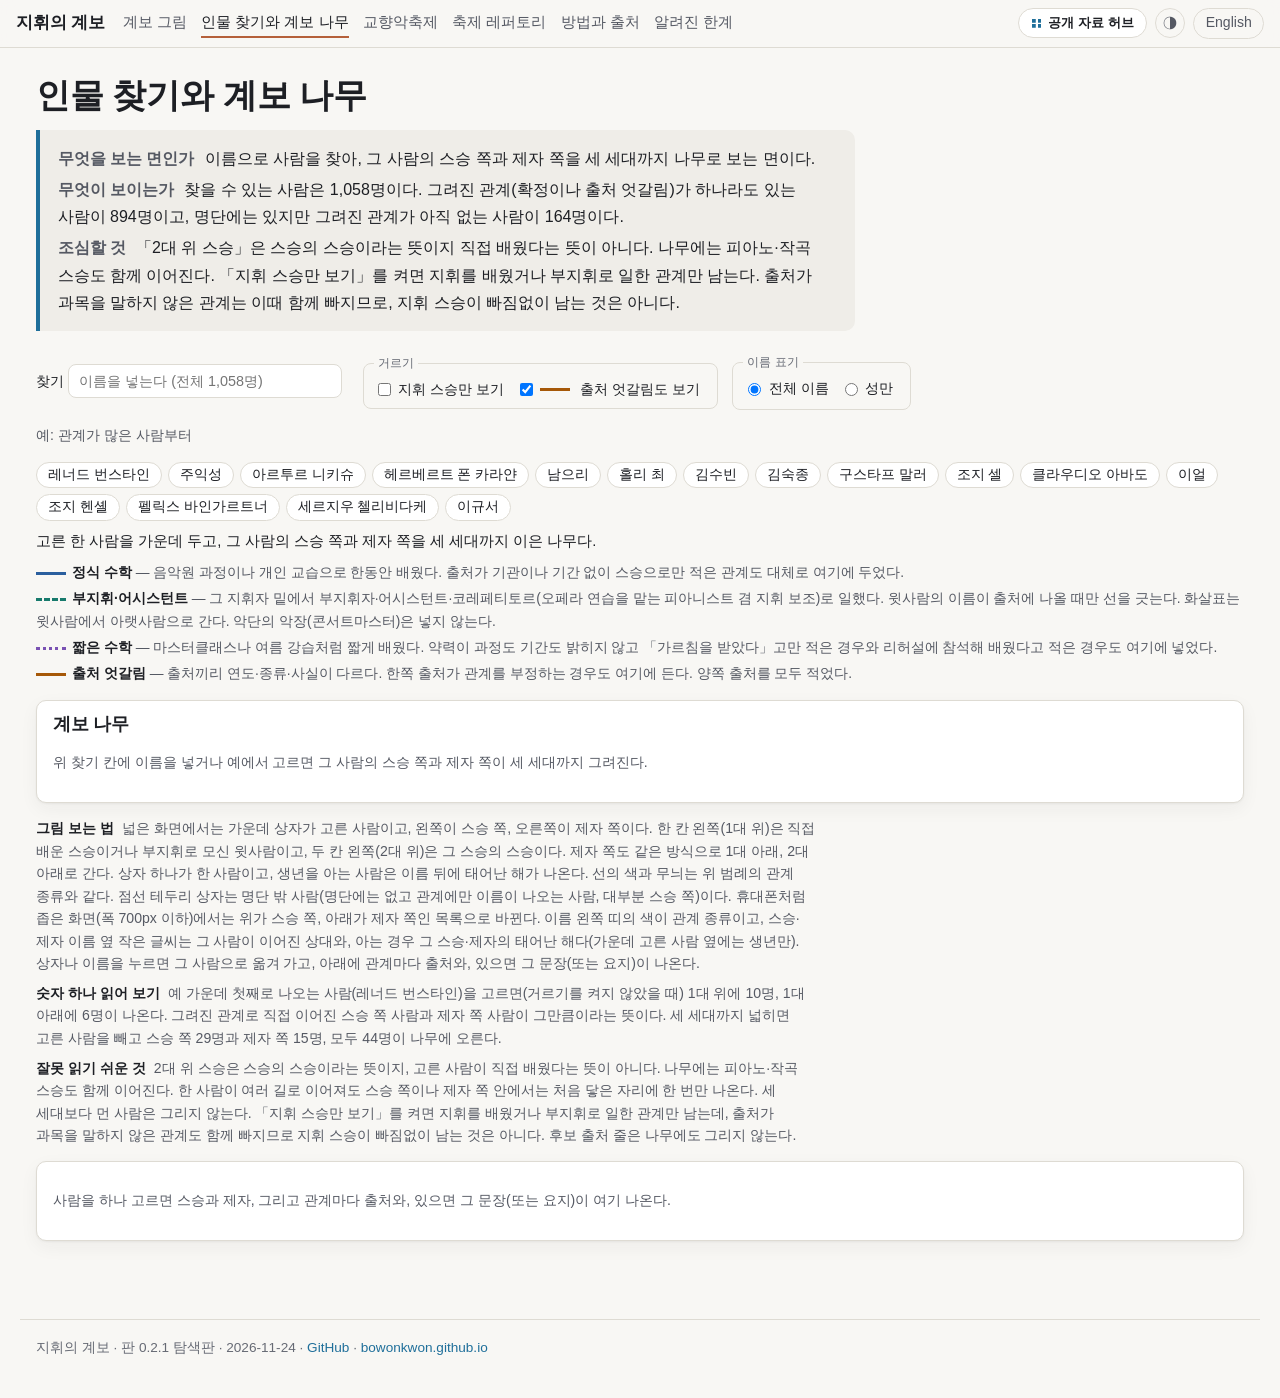
<file: docs/ko/find.html>
<!DOCTYPE html>
<html lang="ko"><head><meta charset="utf-8"><meta name="viewport" content="width=device-width,initial-scale=1">
<title>인물 찾기와 계보 나무 — 지휘의 계보</title><meta name="description" content="지휘자가 누구에게 배웠고 누구 밑에서 부지휘자로 일했는지를 관계마다 출처와 함께 그린 탐색판. 사람 1,058명, 관계 952건.">
<script>(function(){var q=new URLSearchParams(location.search).get("theme");try{if(q==="light"||q==="dark"){localStorage.setItem("cl-theme",q)}else if(q==="auto"){localStorage.removeItem("cl-theme")}var v=localStorage.getItem("cl-theme");if(v)document.documentElement.setAttribute("data-theme",v)}catch(e){}})();</script>
<link rel="stylesheet" href="../assets/style.css">
</head><body>
<header><a class="brand" href="index.html">지휘의 계보</a><nav aria-label="면"><a href="index.html">계보 그림</a><a href="find.html" class=on aria-current=page>인물 찾기와 계보 나무</a><a href="festival.html">교향악축제</a><a href="repertoire.html">축제 레퍼토리</a><a href="method.html">방법과 출처</a><a href="limits.html">알려진 한계</a></nav>
<div class="right"><a class="hub" href="https://bowonkwon.github.io/">공개 자료 허브</a><button id="theme" class="theme" type="button" aria-label="밝게·어둡게">◑</button><a class="lang" href="../en/find.html" lang="en">English</a></div></header>
<main>
<h1>인물 찾기와 계보 나무</h1>
<div class="sum" role="note"><p><b>무엇을 보는 면인가</b> 이름으로 사람을 찾아, 그 사람의 스승 쪽과 제자 쪽을 세 세대까지 나무로 보는 면이다.</p><p><b>무엇이 보이는가</b> 찾을 수 있는 사람은 1,058명이다. 그려진 관계(확정이나 출처 엇갈림)가 하나라도 있는 사람이 894명이고, 명단에는 있지만 그려진 관계가 아직 없는 사람이 164명이다.</p><p><b>조심할 것</b> 「2대 위 스승」은 스승의 스승이라는 뜻이지 직접 배웠다는 뜻이 아니다. 나무에는 피아노·작곡 스승도 함께 이어진다. 「지휘 스승만 보기」를 켜면 지휘를 배웠거나 부지휘로 일한 관계만 남는다. 출처가 과목을 말하지 않은 관계는 이때 함께 빠지므로, 지휘 스승이 빠짐없이 남는 것은 아니다.</p></div>
<div class="ctl"><label class="search">찾기 <input type="search" id="q" list="names" placeholder="이름을 넣는다 (전체 1,058명)" autocomplete="off"></label><datalist id="names"></datalist>
<fieldset><legend>거르기</legend><label><input type="checkbox" id="fCond"> 지휘 스승만 보기</label> <label><input type="checkbox" id="fC" checked><span class="sw C"></span>출처 엇갈림도 보기</label></fieldset>
<fieldset><legend>이름 표기</legend><label><input type="radio" name="mode" value="0" checked> 전체 이름</label> <label><input type="radio" name="mode" value="1"> 성만</label></fieldset></div>
<p class="note">예: 관계가 많은 사람부터</p><div id="sug" class="row"></div>
<p class="fi">고른 한 사람을 가운데 두고, 그 사람의 스승 쪽과 제자 쪽을 세 세대까지 이은 나무다.</p>
<ul class="legend"><li><span class="sw T"></span><b>정식 수학</b> — 음악원 과정이나 개인 교습으로 한동안 배웠다. 출처가 기관이나 기간 없이 스승으로만 적은 관계도 대체로 여기에 두었다.</li><li><span class="sw A"></span><b>부지휘·어시스턴트</b> — 그 지휘자 밑에서 부지휘자·어시스턴트·코레페티토르(오페라 연습을 맡는 피아니스트 겸 지휘 보조)로 일했다. 윗사람의 이름이 출처에 나올 때만 선을 긋는다. 화살표는 윗사람에서 아랫사람으로 간다. 악단의 악장(콘서트마스터)은 넣지 않는다.</li><li><span class="sw M"></span><b>짧은 수학</b> — 마스터클래스나 여름 강습처럼 짧게 배웠다. 약력이 과정도 기간도 밝히지 않고 「가르침을 받았다」고만 적은 경우와 리허설에 참석해 배웠다고 적은 경우도 여기에 넣었다.</li><li><span class="sw C"></span><b>출처 엇갈림</b> — 출처끼리 연도·종류·사실이 다르다. 한쪽 출처가 관계를 부정하는 경우도 여기에 든다. 양쪽 출처를 모두 적었다.</li></ul>
<section class="box" id="tree"></section>
<div class="figcap"><p class="cp"><b>그림 보는 법</b> 넓은 화면에서는 가운데 상자가 고른 사람이고, 왼쪽이 스승 쪽, 오른쪽이 제자 쪽이다. 한 칸 왼쪽(1대 위)은 직접 배운 스승이거나 부지휘로 모신 윗사람이고, 두 칸 왼쪽(2대 위)은 그 스승의 스승이다. 제자 쪽도 같은 방식으로 1대 아래, 2대 아래로 간다. 상자 하나가 한 사람이고, 생년을 아는 사람은 이름 뒤에 태어난 해가 나온다. 선의 색과 무늬는 위 범례의 관계 종류와 같다. 점선 테두리 상자는 명단 밖 사람(명단에는 없고 관계에만 이름이 나오는 사람, 대부분 스승 쪽)이다. 휴대폰처럼 좁은 화면(폭 700px 이하)에서는 위가 스승 쪽, 아래가 제자 쪽인 목록으로 바뀐다. 이름 왼쪽 띠의 색이 관계 종류이고, 스승·제자 이름 옆 작은 글씨는 그 사람이 이어진 상대와, 아는 경우 그 스승·제자의 태어난 해다(가운데 고른 사람 옆에는 생년만). 상자나 이름을 누르면 그 사람으로 옮겨 가고, 아래에 관계마다 출처와, 있으면 그 문장(또는 요지)이 나온다.</p><p class="cp"><b>숫자 하나 읽어 보기</b> 예 가운데 첫째로 나오는 사람(레너드 번스타인)을 고르면(거르기를 켜지 않았을 때) 1대 위에 10명, 1대 아래에 6명이 나온다. 그려진 관계로 직접 이어진 스승 쪽 사람과 제자 쪽 사람이 그만큼이라는 뜻이다. 세 세대까지 넓히면 고른 사람을 빼고 스승 쪽 29명과 제자 쪽 15명, 모두 44명이 나무에 오른다.</p><p class="cp"><b>잘못 읽기 쉬운 것</b> 2대 위 스승은 스승의 스승이라는 뜻이지, 고른 사람이 직접 배웠다는 뜻이 아니다. 나무에는 피아노·작곡 스승도 함께 이어진다. 한 사람이 여러 길로 이어져도 스승 쪽이나 제자 쪽 안에서는 처음 닿은 자리에 한 번만 나온다. 세 세대보다 먼 사람은 그리지 않는다. 「지휘 스승만 보기」를 켜면 지휘를 배웠거나 부지휘로 일한 관계만 남는데, 출처가 과목을 말하지 않은 관계도 함께 빠지므로 지휘 스승이 빠짐없이 남는 것은 아니다. 후보 출처 줄은 나무에도 그리지 않는다.</p></div>
<section class="box" id="panel" aria-live="polite"></section>
</main>
<footer>지휘의 계보 · 판 0.2.1 탐색판 · 2026-11-24 · <a href="https://github.com/BowonKwon/Conductors-Lineage">GitHub</a> · <a href="https://bowonkwon.github.io/">bowonkwon.github.io</a></footer>
<script src="../assets/data.js"></script><script>window.CL_T={"chart_aria": "지휘자와 스승 {n}명의 관계, 태어난 해 순", "lane": "묶음 {n}", "lane_loose": "두 사람 이하의 작은 묶음과, 이 화면 안에서 이어진 사람이 없는 사람", "axis": "가로: 태어난 해(년), 오른쪽일수록 늦게 태어났다 · 화살표: 스승 → 제자 · 띠 안의 위아래 순서에는 뜻이 없다", "type": {"T": "정식 수학", "A": "부지휘·어시스턴트", "M": "짧은 수학"}, "conflict": "출처 엇갈림", "candidate": "후보", "denies": "이 출처는 관계를 부정한다", "ctx": "(문맥에서 읽음)", "subject": "과목", "year_unverified": "(연도는 원문에서 확인하지 못함)", "paraphrase": "요지:", "source_link": "원문", "mark": {"root": "뿌리 — 지휘가 독립된 직업이 되기 전의 초기 악장·작곡가", "root_kr": "뿌리 — 작곡가·연주가이면서 지휘를 겸한 한국 초기 세대", "root_dresden": "뿌리 — 드레스덴 궁정 악단을 1733년 이전에 이끈 사람(악장 등)", "predecessor_leningrad": "전신 악단 — 레닌그라드 필하모니의 전신(1882~1920년 궁정 관현악단·국립 교향악단)을 이끌었다", "festival_only": "교향악축제 출연 기록으로 넣은 지휘자", "abroad_kr": "국내 악단 수장 경력이 없는 한국계 외국 국적 지휘자."}, "abroad_basis": "넣은 근거: {b}", "outside": "명단 밖 — 명단에는 없고 관계에만 이름이 나온다(대부분 스승 쪽). 생몰년과 이 사람의 스승은 따로 조사하지 않았다.", "tenure_h": "17개 악단 수장 재임", "career": "경력 메모", "career_ko": "경력 메모", "rr_title": "", "ko_tentative": "한글 표기는 외래어 표기법을 적용한 시안이다.", "teachers_h": "스승·윗사람", "pupils_h": "제자·부지휘로 둔 사람", "no_teacher": "그려진 관계가 아직 없다.", "no_pupil": "그려진 관계가 아직 없다.", "wikidata": "위키데이터", "to_tree": "이 사람의 계보 나무 보기", "tree_h": "계보 나무 — {name}", "tree_h0": "계보 나무", "tree_none": "이 사람과 그려진 관계로 이어진 사람이 아직 없다(거르기를 켰다면 꺼 본다).", "tree_empty": "위 찾기 칸에 이름을 넣거나 예에서 고르면 그 사람의 스승 쪽과 제자 쪽이 세 세대까지 그려진다.", "tree_note": "왼쪽이 스승 쪽, 오른쪽이 제자 쪽이다(세 세대까지). 점선 테두리는 명단 밖 사람이다.", "tree_note_m": "위가 스승 쪽, 아래가 제자 쪽이다. 왼쪽 띠 색은 범례의 관계 종류다. 스승·제자 이름 옆 작은 글씨는 그 사람이 이어진 상대와, 아는 경우 그 스승·제자의 태어난 해다. 이름을 누르면 그 사람으로 옮겨 간다.", "gen_up": "{n}대 위 스승", "gen_dn": "{n}대 아래 제자", "gen_me": "고른 사람", "panel_empty": "사람을 하나 고르면 스승과 제자, 그리고 관계마다 출처와, 있으면 그 문장(또는 요지)이 여기 나온다.", "find_href": ""};</script><script src="../assets/app.js"></script><script>(function(){var d=document,r=d.documentElement,h=d.querySelector("header"),SF=1024,m=SF&&window.matchMedia?matchMedia("(min-width:"+SF+"px)"):null;r.classList.add("navjs");function gap(){var on=h&&m&&m.matches&&window.CSS&&CSS.supports&&CSS.supports("overflow-x","clip");r.style.setProperty("--hh",on?(h.offsetHeight+12)+"px":".9rem")}gap();addEventListener("resize",gap);addEventListener("load",gap);var c=d.querySelector("nav.toc"),p=d.querySelector(".totoc");function pill(){p.classList.toggle("show",c.getBoundingClientRect().bottom<0)}if(c&&p){addEventListener("scroll",pill,{passive:true});addEventListener("resize",pill);pill()}var hl=d.querySelector("header a.lang,header .lang a");if(h&&hl){var fl=d.createElement("a");fl.className="tolang";fl.href=hl.getAttribute("href");fl.textContent=hl.textContent;d.body.appendChild(fl);function lp(){var off=h.getBoundingClientRect().bottom<0;fl.classList.toggle("show",off);r.style.setProperty("--tocw",p&&p.classList.contains("show")?(p.offsetWidth+8)+"px":"0px")}addEventListener("scroll",lp,{passive:true});addEventListener("resize",lp);lp()}var ls=d.querySelectorAll("header a.lang,header .lang a,a.tolang");for(var i=0;i<ls.length;i++)(function(l){l.addEventListener("click",function(){if(location.hash&&(l.getAttribute("href")||"").indexOf("http")!==0)l.href=l.href.split("#")[0]+location.hash})})(ls[i])})();</script>
</body></html>
</file>
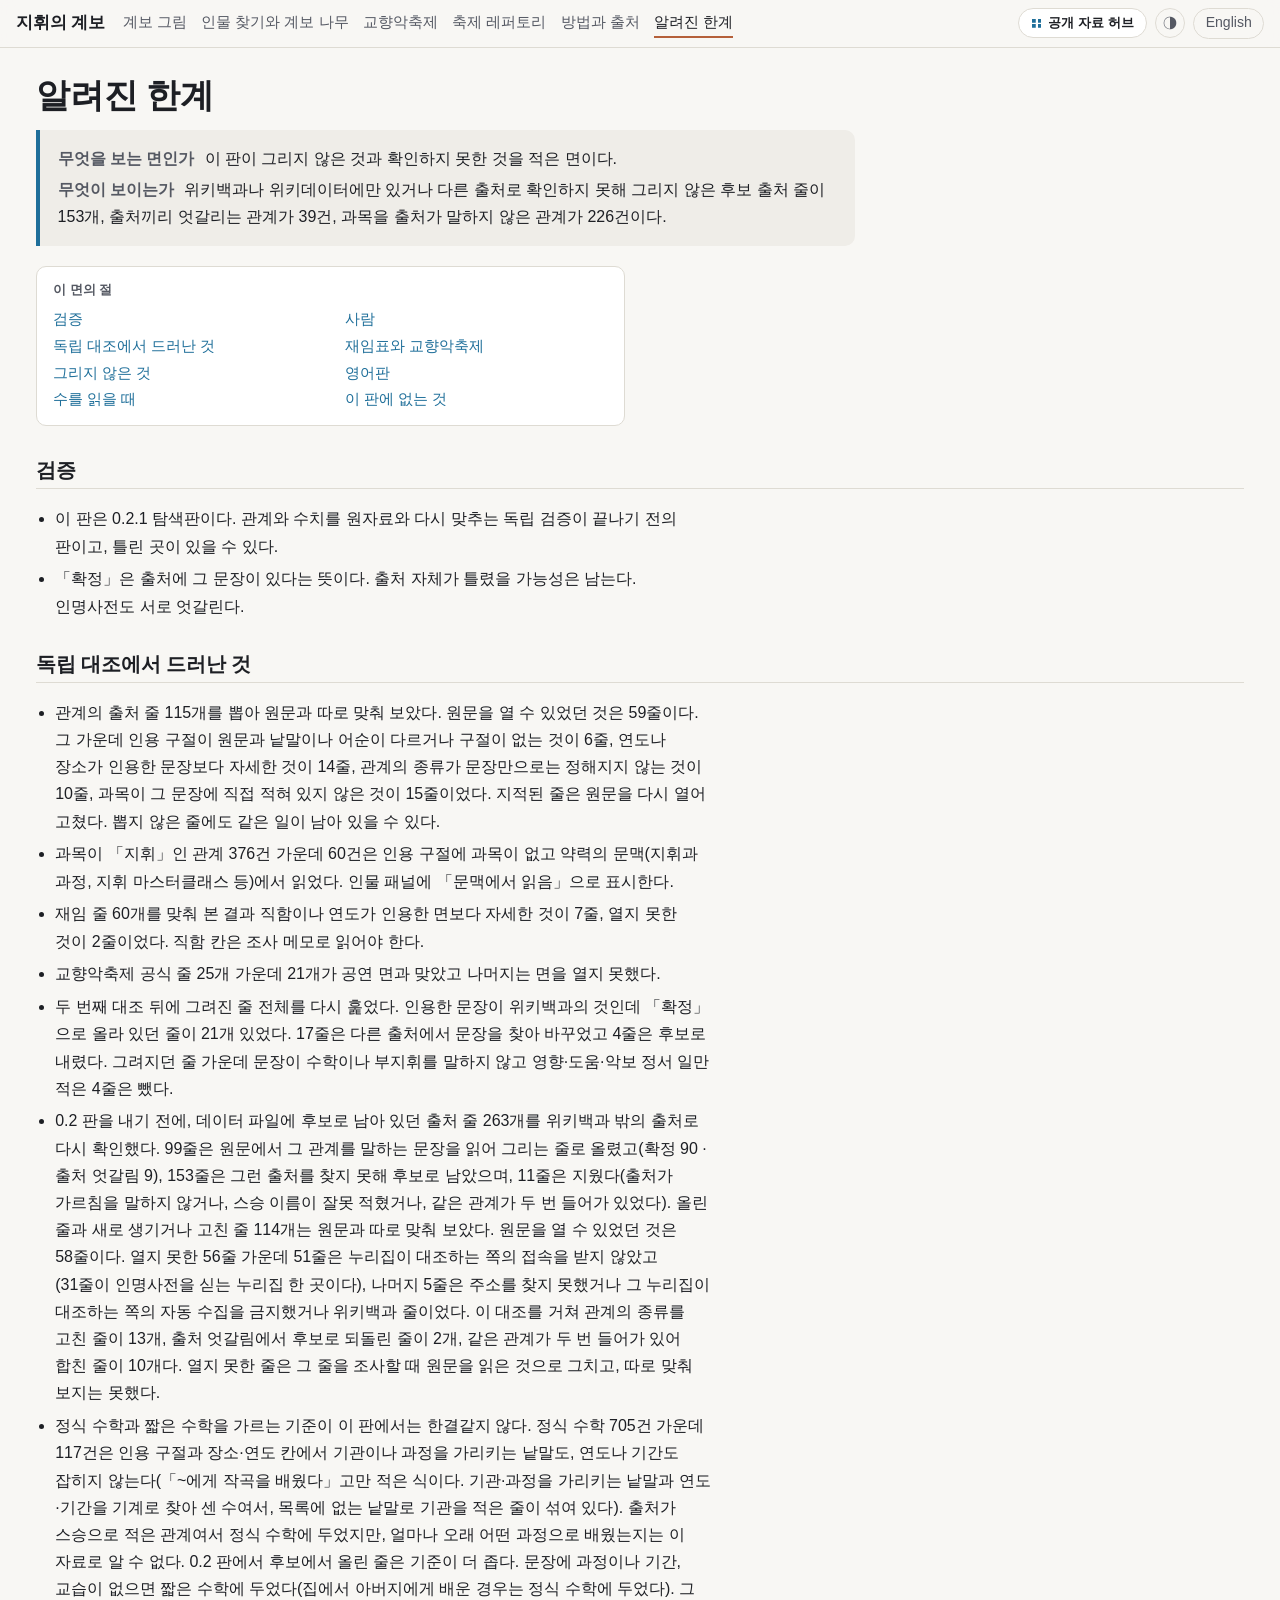
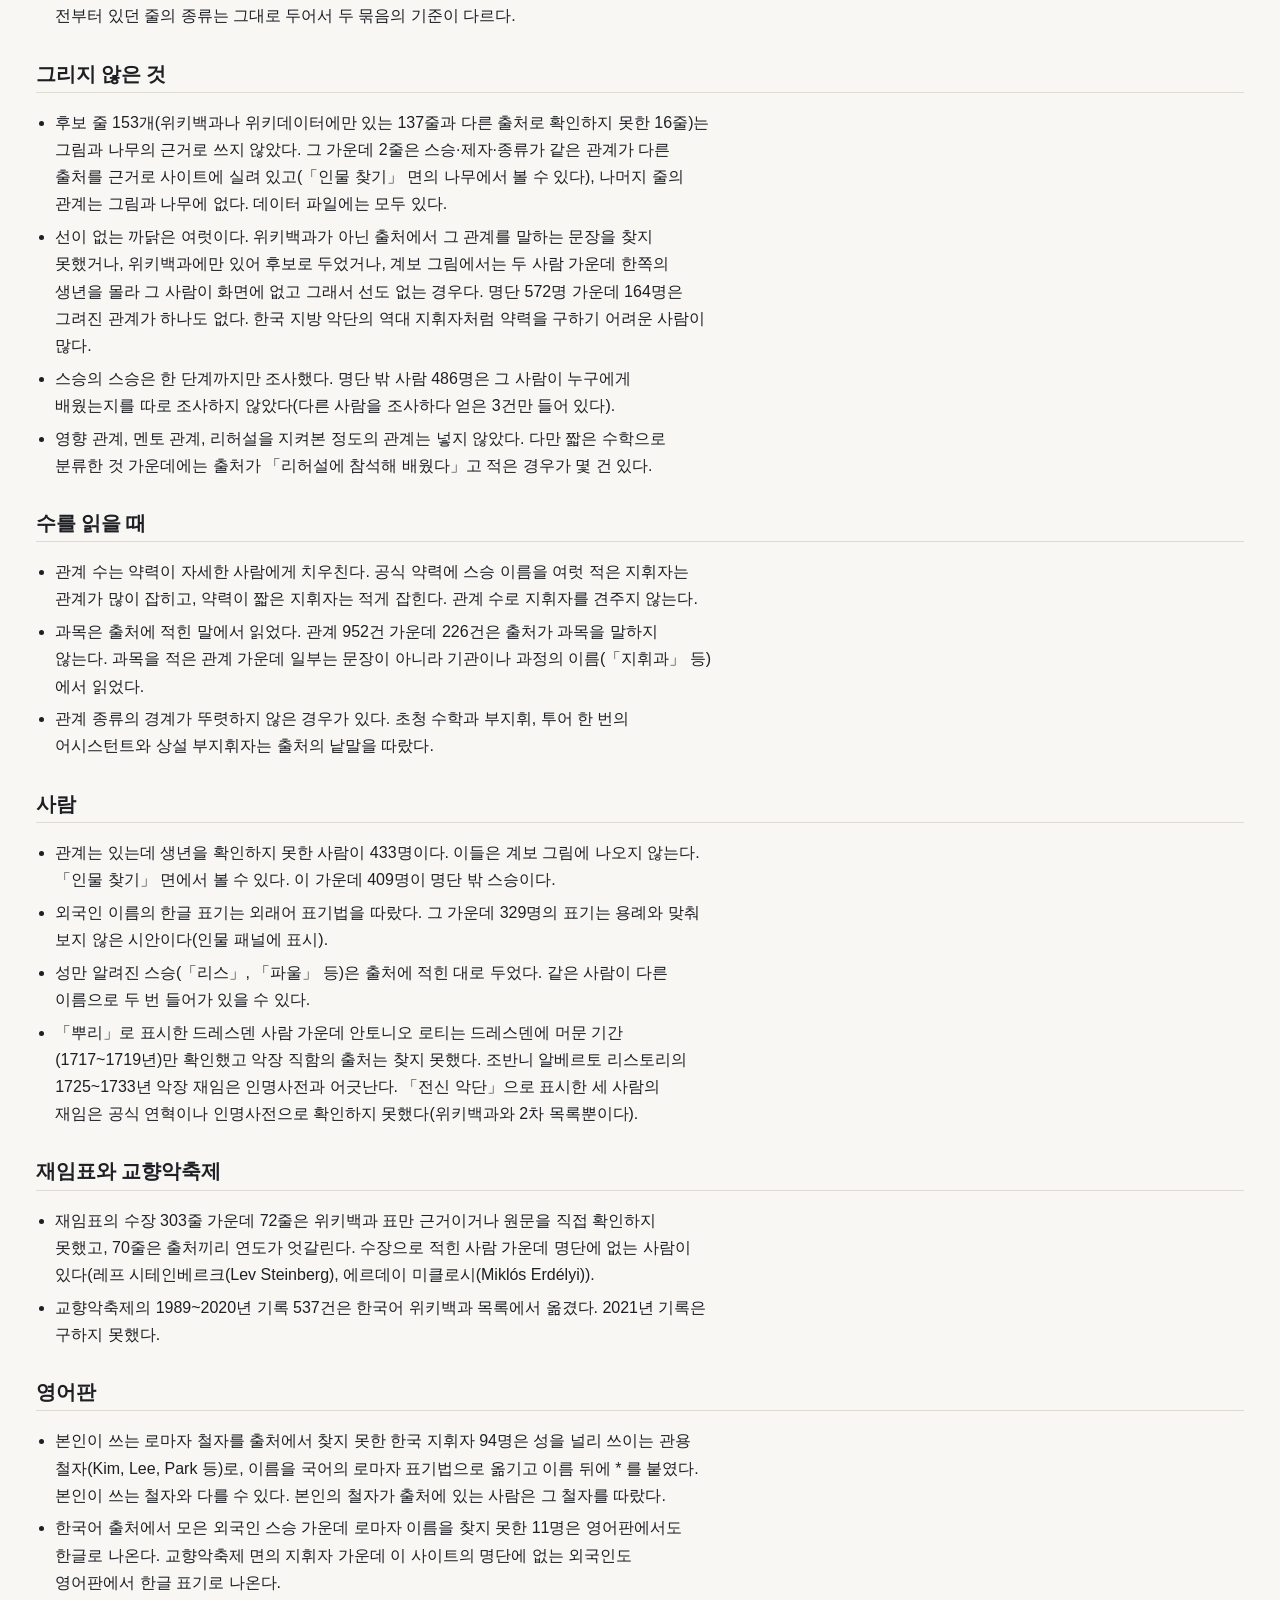
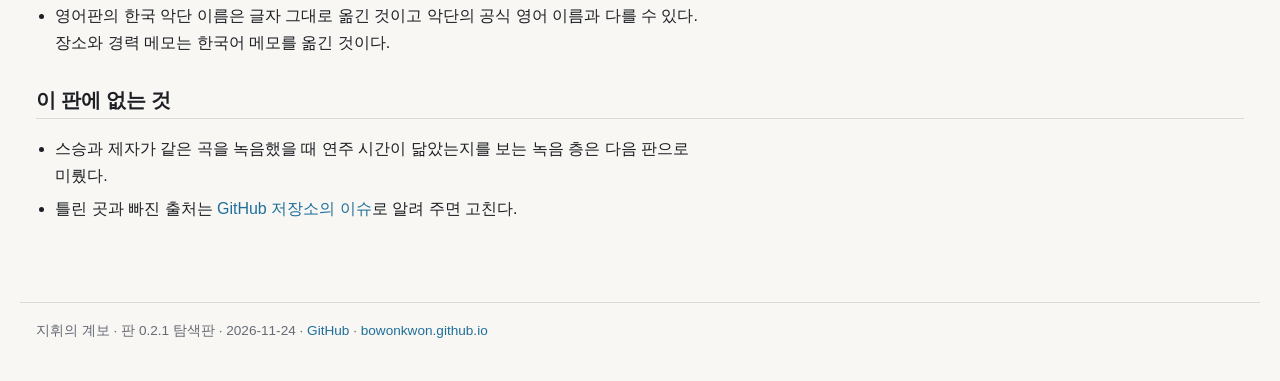
<file: docs/ko/limits.html>
<!DOCTYPE html>
<html lang="ko"><head><meta charset="utf-8"><meta name="viewport" content="width=device-width,initial-scale=1">
<title>알려진 한계 — 지휘의 계보</title><meta name="description" content="지휘자가 누구에게 배웠고 누구 밑에서 부지휘자로 일했는지를 관계마다 출처와 함께 그린 탐색판. 사람 1,058명, 관계 952건.">
<script>(function(){var q=new URLSearchParams(location.search).get("theme");try{if(q==="light"||q==="dark"){localStorage.setItem("cl-theme",q)}else if(q==="auto"){localStorage.removeItem("cl-theme")}var v=localStorage.getItem("cl-theme");if(v)document.documentElement.setAttribute("data-theme",v)}catch(e){}})();</script>
<link rel="stylesheet" href="../assets/style.css">
</head><body>
<header><a class="brand" href="index.html">지휘의 계보</a><nav aria-label="면"><a href="index.html">계보 그림</a><a href="find.html">인물 찾기와 계보 나무</a><a href="festival.html">교향악축제</a><a href="repertoire.html">축제 레퍼토리</a><a href="method.html">방법과 출처</a><a href="limits.html" class=on aria-current=page>알려진 한계</a></nav>
<div class="right"><a class="hub" href="https://bowonkwon.github.io/">공개 자료 허브</a><button id="theme" class="theme" type="button" aria-label="밝게·어둡게">◑</button><a class="lang" href="../en/limits.html" lang="en">English</a></div></header>
<main>
<h1>알려진 한계</h1>
<div class="sum" role="note"><p><b>무엇을 보는 면인가</b> 이 판이 그리지 않은 것과 확인하지 못한 것을 적은 면이다.</p><p><b>무엇이 보이는가</b> 위키백과나 위키데이터에만 있거나 다른 출처로 확인하지 못해 그리지 않은 후보 출처 줄이 153개, 출처끼리 엇갈리는 관계가 39건, 과목을 출처가 말하지 않은 관계가 226건이다.</p></div>
<div class="prose"><nav class="toc" id="toc" aria-label="이 면의 절"><b>이 면의 절</b><ul><li><a href="#verification">검증</a></li><li><a href="#independent-check">독립 대조에서 드러난 것</a></li><li><a href="#not-drawn">그리지 않은 것</a></li><li><a href="#reading-numbers">수를 읽을 때</a></li><li><a href="#people">사람</a></li><li><a href="#tenure-festival">재임표와 교향악축제</a></li><li><a href="#english">영어판</a></li><li><a href="#not-in-edition">이 판에 없는 것</a></li></ul></nav><h2 id="verification">검증<a class="hx" href="#verification" aria-label="‘검증’ 절로 바로 가는 링크">#</a></h2>
<ul><li>이 판은 0.2.1 탐색판이다. 관계와 수치를 원자료와 다시 맞추는 독립 검증이 끝나기 전의 판이고, 틀린 곳이 있을 수 있다.</li>
<li>「확정」은 출처에 그 문장이 있다는 뜻이다. 출처 자체가 틀렸을 가능성은 남는다. 인명사전도 서로 엇갈린다.</li></ul>
<h2 id="independent-check">독립 대조에서 드러난 것<a class="hx" href="#independent-check" aria-label="‘독립 대조에서 드러난 것’ 절로 바로 가는 링크">#</a></h2>
<ul><li>관계의 출처 줄 115개를 뽑아 원문과 따로 맞춰 보았다. 원문을 열 수 있었던 것은 59줄이다. 그 가운데 인용 구절이 원문과 낱말이나 어순이 다르거나 구절이 없는 것이 6줄, 연도나 장소가 인용한 문장보다 자세한 것이 14줄, 관계의 종류가 문장만으로는 정해지지 않는 것이 10줄, 과목이 그 문장에 직접 적혀 있지 않은 것이 15줄이었다. 지적된 줄은 원문을 다시 열어 고쳤다. 뽑지 않은 줄에도 같은 일이 남아 있을 수 있다.</li>
<li>과목이 「지휘」인 관계 376건 가운데 60건은 인용 구절에 과목이 없고 약력의 문맥(지휘과 과정, 지휘 마스터클래스 등)에서 읽었다. 인물 패널에 「문맥에서 읽음」으로 표시한다.</li>
<li>재임 줄 60개를 맞춰 본 결과 직함이나 연도가 인용한 면보다 자세한 것이 7줄, 열지 못한 것이 2줄이었다. 직함 칸은 조사 메모로 읽어야 한다.</li>
<li>교향악축제 공식 줄 25개 가운데 21개가 공연 면과 맞았고 나머지는 면을 열지 못했다.</li>
<li>두 번째 대조 뒤에 그려진 줄 전체를 다시 훑었다. 인용한 문장이 위키백과의 것인데 「확정」으로 올라 있던 줄이 21개 있었다. 17줄은 다른 출처에서 문장을 찾아 바꾸었고 4줄은 후보로 내렸다. 그려지던 줄 가운데 문장이 수학이나 부지휘를 말하지 않고 영향·도움·악보 정서 일만 적은 4줄은 뺐다.</li>
<li>0.2 판을 내기 전에, 데이터 파일에 후보로 남아 있던 출처 줄 263개를 위키백과 밖의 출처로 다시 확인했다. 99줄은 원문에서 그 관계를 말하는 문장을 읽어 그리는 줄로 올렸고(확정 90 · 출처 엇갈림 9), 153줄은 그런 출처를 찾지 못해 후보로 남았으며, 11줄은 지웠다(출처가 가르침을 말하지 않거나, 스승 이름이 잘못 적혔거나, 같은 관계가 두 번 들어가 있었다). 올린 줄과 새로 생기거나 고친 줄 114개는 원문과 따로 맞춰 보았다. 원문을 열 수 있었던 것은 58줄이다. 열지 못한 56줄 가운데 51줄은 누리집이 대조하는 쪽의 접속을 받지 않았고(31줄이 인명사전을 싣는 누리집 한 곳이다), 나머지 5줄은 주소를 찾지 못했거나 그 누리집이 대조하는 쪽의 자동 수집을 금지했거나 위키백과 줄이었다. 이 대조를 거쳐 관계의 종류를 고친 줄이 13개, 출처 엇갈림에서 후보로 되돌린 줄이 2개, 같은 관계가 두 번 들어가 있어 합친 줄이 10개다. 열지 못한 줄은 그 줄을 조사할 때 원문을 읽은 것으로 그치고, 따로 맞춰 보지는 못했다.</li>
<li>정식 수학과 짧은 수학을 가르는 기준이 이 판에서는 한결같지 않다. 정식 수학 705건 가운데 117건은 인용 구절과 장소·연도 칸에서 기관이나 과정을 가리키는 낱말도, 연도나 기간도 잡히지 않는다(「~에게 작곡을 배웠다」고만 적은 식이다. 기관·과정을 가리키는 낱말과 연도·기간을 기계로 찾아 센 수여서, 목록에 없는 낱말로 기관을 적은 줄이 섞여 있다). 출처가 스승으로 적은 관계여서 정식 수학에 두었지만, 얼마나 오래 어떤 과정으로 배웠는지는 이 자료로 알 수 없다. 0.2 판에서 후보에서 올린 줄은 기준이 더 좁다. 문장에 과정이나 기간, 교습이 없으면 짧은 수학에 두었다(집에서 아버지에게 배운 경우는 정식 수학에 두었다). 그 전부터 있던 줄의 종류는 그대로 두어서 두 묶음의 기준이 다르다.</li></ul>
<h2 id="not-drawn">그리지 않은 것<a class="hx" href="#not-drawn" aria-label="‘그리지 않은 것’ 절로 바로 가는 링크">#</a></h2>
<ul><li>후보 줄 153개(위키백과나 위키데이터에만 있는 137줄과 다른 출처로 확인하지 못한 16줄)는 그림과 나무의 근거로 쓰지 않았다. 그 가운데 2줄은 스승·제자·종류가 같은 관계가 다른 출처를 근거로 사이트에 실려 있고(「인물 찾기」 면의 나무에서 볼 수 있다), 나머지 줄의 관계는 그림과 나무에 없다. 데이터 파일에는 모두 있다.</li>
<li>선이 없는 까닭은 여럿이다. 위키백과가 아닌 출처에서 그 관계를 말하는 문장을 찾지 못했거나, 위키백과에만 있어 후보로 두었거나, 계보 그림에서는 두 사람 가운데 한쪽의 생년을 몰라 그 사람이 화면에 없고 그래서 선도 없는 경우다. 명단 572명 가운데 164명은 그려진 관계가 하나도 없다. 한국 지방 악단의 역대 지휘자처럼 약력을 구하기 어려운 사람이 많다.</li>
<li>스승의 스승은 한 단계까지만 조사했다. 명단 밖 사람 486명은 그 사람이 누구에게 배웠는지를 따로 조사하지 않았다(다른 사람을 조사하다 얻은 3건만 들어 있다).</li>
<li>영향 관계, 멘토 관계, 리허설을 지켜본 정도의 관계는 넣지 않았다. 다만 짧은 수학으로 분류한 것 가운데에는 출처가 「리허설에 참석해 배웠다」고 적은 경우가 몇 건 있다.</li></ul>
<h2 id="reading-numbers">수를 읽을 때<a class="hx" href="#reading-numbers" aria-label="‘수를 읽을 때’ 절로 바로 가는 링크">#</a></h2>
<ul><li>관계 수는 약력이 자세한 사람에게 치우친다. 공식 약력에 스승 이름을 여럿 적은 지휘자는 관계가 많이 잡히고, 약력이 짧은 지휘자는 적게 잡힌다. 관계 수로 지휘자를 견주지 않는다.</li>
<li>과목은 출처에 적힌 말에서 읽었다. 관계 952건 가운데 226건은 출처가 과목을 말하지 않는다. 과목을 적은 관계 가운데 일부는 문장이 아니라 기관이나 과정의 이름(「지휘과」 등)에서 읽었다.</li>
<li>관계 종류의 경계가 뚜렷하지 않은 경우가 있다. 초청 수학과 부지휘, 투어 한 번의 어시스턴트와 상설 부지휘자는 출처의 낱말을 따랐다.</li></ul>
<h2 id="people">사람<a class="hx" href="#people" aria-label="‘사람’ 절로 바로 가는 링크">#</a></h2>
<ul><li>관계는 있는데 생년을 확인하지 못한 사람이 433명이다. 이들은 계보 그림에 나오지 않는다. 「인물 찾기」 면에서 볼 수 있다. 이 가운데 409명이 명단 밖 스승이다.</li>
<li>외국인 이름의 한글 표기는 외래어 표기법을 따랐다. 그 가운데 329명의 표기는 용례와 맞춰 보지 않은 시안이다(인물 패널에 표시).</li>
<li>성만 알려진 스승(「리스」, 「파울」 등)은 출처에 적힌 대로 두었다. 같은 사람이 다른 이름으로 두 번 들어가 있을 수 있다.</li>
<li>「뿌리」로 표시한 드레스덴 사람 가운데 안토니오 로티는 드레스덴에 머문 기간(1717~1719년)만 확인했고 악장 직함의 출처는 찾지 못했다. 조반니 알베르토 리스토리의 1725~1733년 악장 재임은 인명사전과 어긋난다. 「전신 악단」으로 표시한 세 사람의 재임은 공식 연혁이나 인명사전으로 확인하지 못했다(위키백과와 2차 목록뿐이다).</li></ul>
<h2 id="tenure-festival">재임표와 교향악축제<a class="hx" href="#tenure-festival" aria-label="‘재임표와 교향악축제’ 절로 바로 가는 링크">#</a></h2>
<ul><li>재임표의 수장 303줄 가운데 72줄은 위키백과 표만 근거이거나 원문을 직접 확인하지 못했고, 70줄은 출처끼리 연도가 엇갈린다. 수장으로 적힌 사람 가운데 명단에 없는 사람이 있다(레프 시테인베르크(Lev Steinberg), 에르데이 미클로시(Miklós Erdélyi)).</li>
<li>교향악축제의 1989~2020년 기록 537건은 한국어 위키백과 목록에서 옮겼다. 2021년 기록은 구하지 못했다.</li></ul>
<h2 id="english">영어판<a class="hx" href="#english" aria-label="‘영어판’ 절로 바로 가는 링크">#</a></h2>
<ul><li>본인이 쓰는 로마자 철자를 출처에서 찾지 못한 한국 지휘자 94명은 성을 널리 쓰이는 관용 철자(Kim, Lee, Park 등)로, 이름을 국어의 로마자 표기법으로 옮기고 이름 뒤에 * 를 붙였다. 본인이 쓰는 철자와 다를 수 있다. 본인의 철자가 출처에 있는 사람은 그 철자를 따랐다.</li>
<li>한국어 출처에서 모은 외국인 스승 가운데 로마자 이름을 찾지 못한 11명은 영어판에서도 한글로 나온다. 교향악축제 면의 지휘자 가운데 이 사이트의 명단에 없는 외국인도 영어판에서 한글 표기로 나온다.</li>
<li>영어판의 한국 악단 이름은 글자 그대로 옮긴 것이고 악단의 공식 영어 이름과 다를 수 있다. 장소와 경력 메모는 한국어 메모를 옮긴 것이다.</li></ul>
<h2 id="not-in-edition">이 판에 없는 것<a class="hx" href="#not-in-edition" aria-label="‘이 판에 없는 것’ 절로 바로 가는 링크">#</a></h2>
<ul><li>스승과 제자가 같은 곡을 녹음했을 때 연주 시간이 닮았는지를 보는 녹음 층은 다음 판으로 미뤘다.</li>
<li>틀린 곳과 빠진 출처는 <a href="https://github.com/BowonKwon/Conductors-Lineage/issues">GitHub 저장소의 이슈</a>로 알려 주면 고친다.</li></ul></div><a class="totoc" href="#toc" aria-label="이 면의 절 목록으로">↑ 목차</a>
</main>
<footer>지휘의 계보 · 판 0.2.1 탐색판 · 2026-11-24 · <a href="https://github.com/BowonKwon/Conductors-Lineage">GitHub</a> · <a href="https://bowonkwon.github.io/">bowonkwon.github.io</a></footer>
<script>(function(){var b=document.getElementById('theme');if(b)b.addEventListener('click',function(){var c=document.documentElement.getAttribute('data-theme')||(window.matchMedia('(prefers-color-scheme:dark)').matches?'dark':'light'),n=c==='dark'?'light':'dark';document.documentElement.setAttribute('data-theme',n);try{localStorage.setItem('cl-theme',n)}catch(e){}})})();</script><script>(function(){var d=document,r=d.documentElement,h=d.querySelector("header"),SF=1024,m=SF&&window.matchMedia?matchMedia("(min-width:"+SF+"px)"):null;r.classList.add("navjs");function gap(){var on=h&&m&&m.matches&&window.CSS&&CSS.supports&&CSS.supports("overflow-x","clip");r.style.setProperty("--hh",on?(h.offsetHeight+12)+"px":".9rem")}gap();addEventListener("resize",gap);addEventListener("load",gap);var c=d.querySelector("nav.toc"),p=d.querySelector(".totoc");function pill(){p.classList.toggle("show",c.getBoundingClientRect().bottom<0)}if(c&&p){addEventListener("scroll",pill,{passive:true});addEventListener("resize",pill);pill()}var hl=d.querySelector("header a.lang,header .lang a");if(h&&hl){var fl=d.createElement("a");fl.className="tolang";fl.href=hl.getAttribute("href");fl.textContent=hl.textContent;d.body.appendChild(fl);function lp(){var off=h.getBoundingClientRect().bottom<0;fl.classList.toggle("show",off);r.style.setProperty("--tocw",p&&p.classList.contains("show")?(p.offsetWidth+8)+"px":"0px")}addEventListener("scroll",lp,{passive:true});addEventListener("resize",lp);lp()}var ls=d.querySelectorAll("header a.lang,header .lang a,a.tolang");for(var i=0;i<ls.length;i++)(function(l){l.addEventListener("click",function(){if(location.hash&&(l.getAttribute("href")||"").indexOf("http")!==0)l.href=l.href.split("#")[0]+location.hash})})(ls[i])})();</script>
</body></html>
</file>
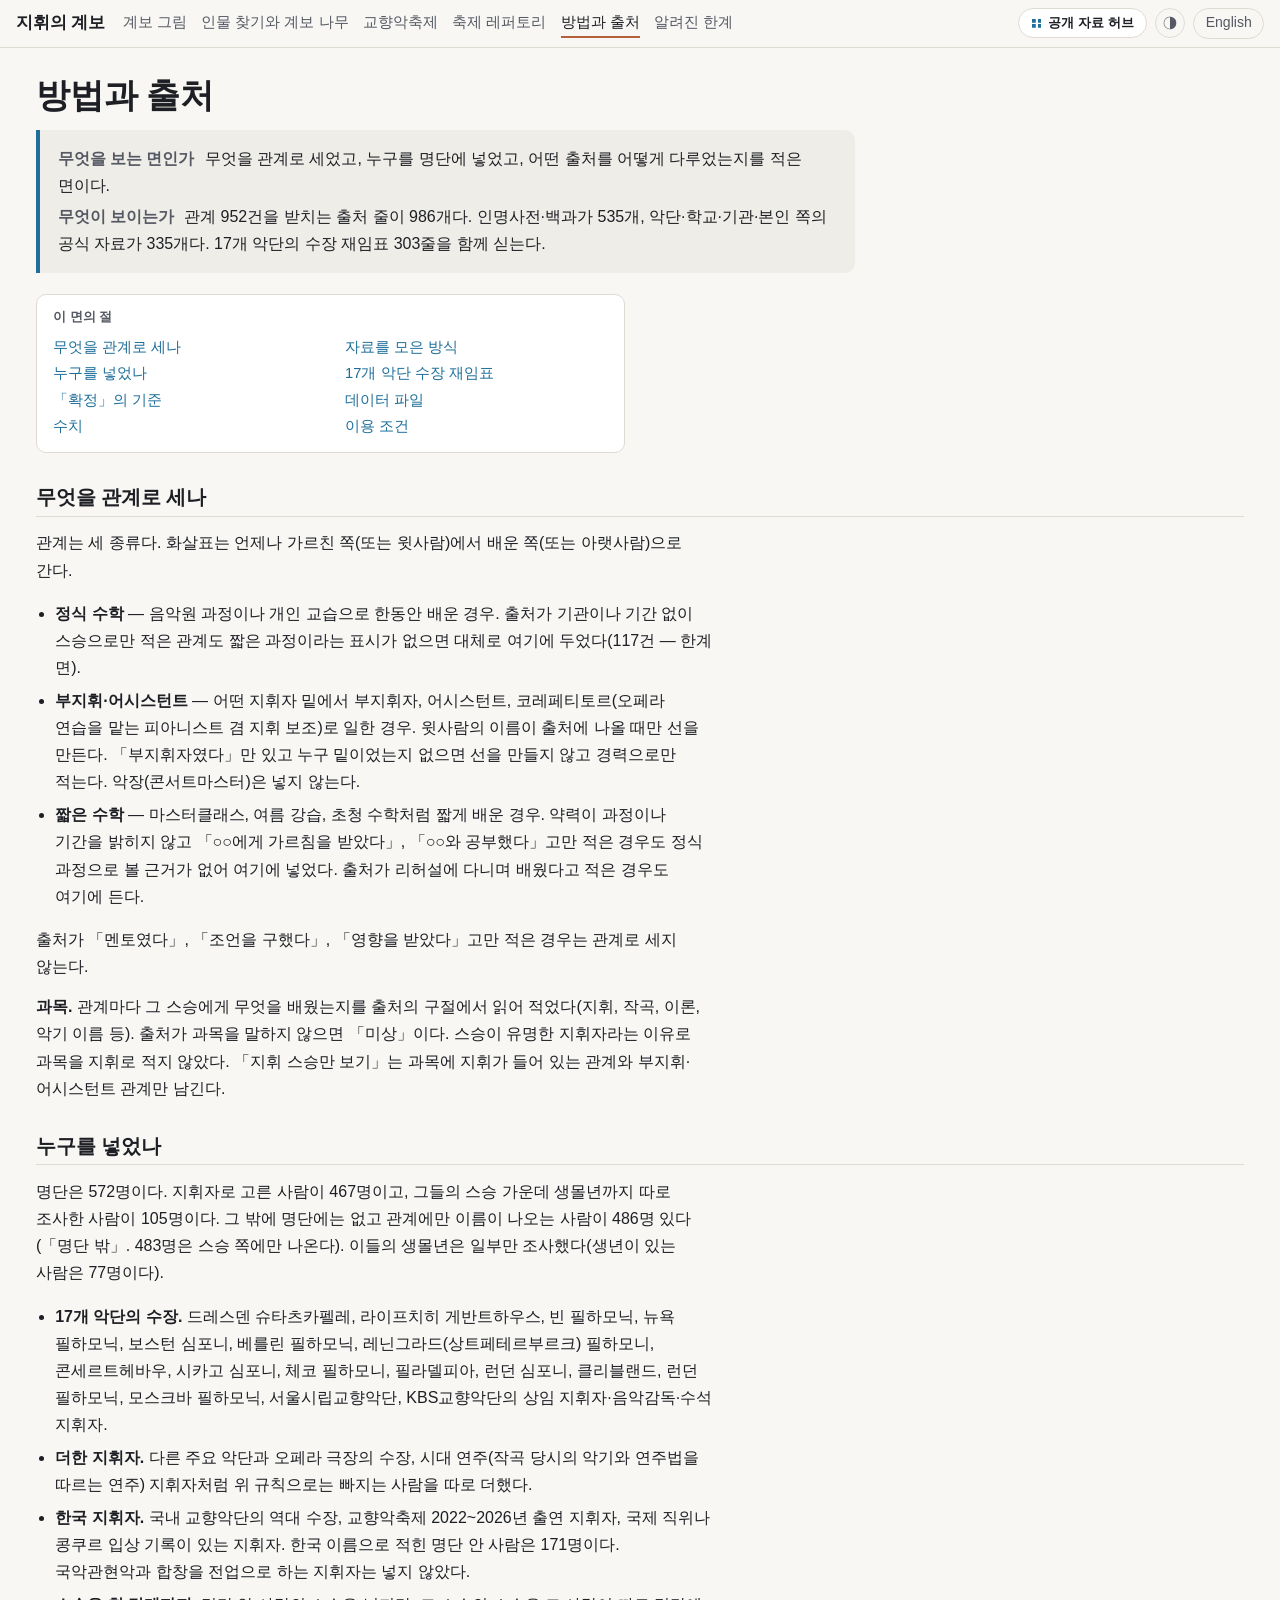
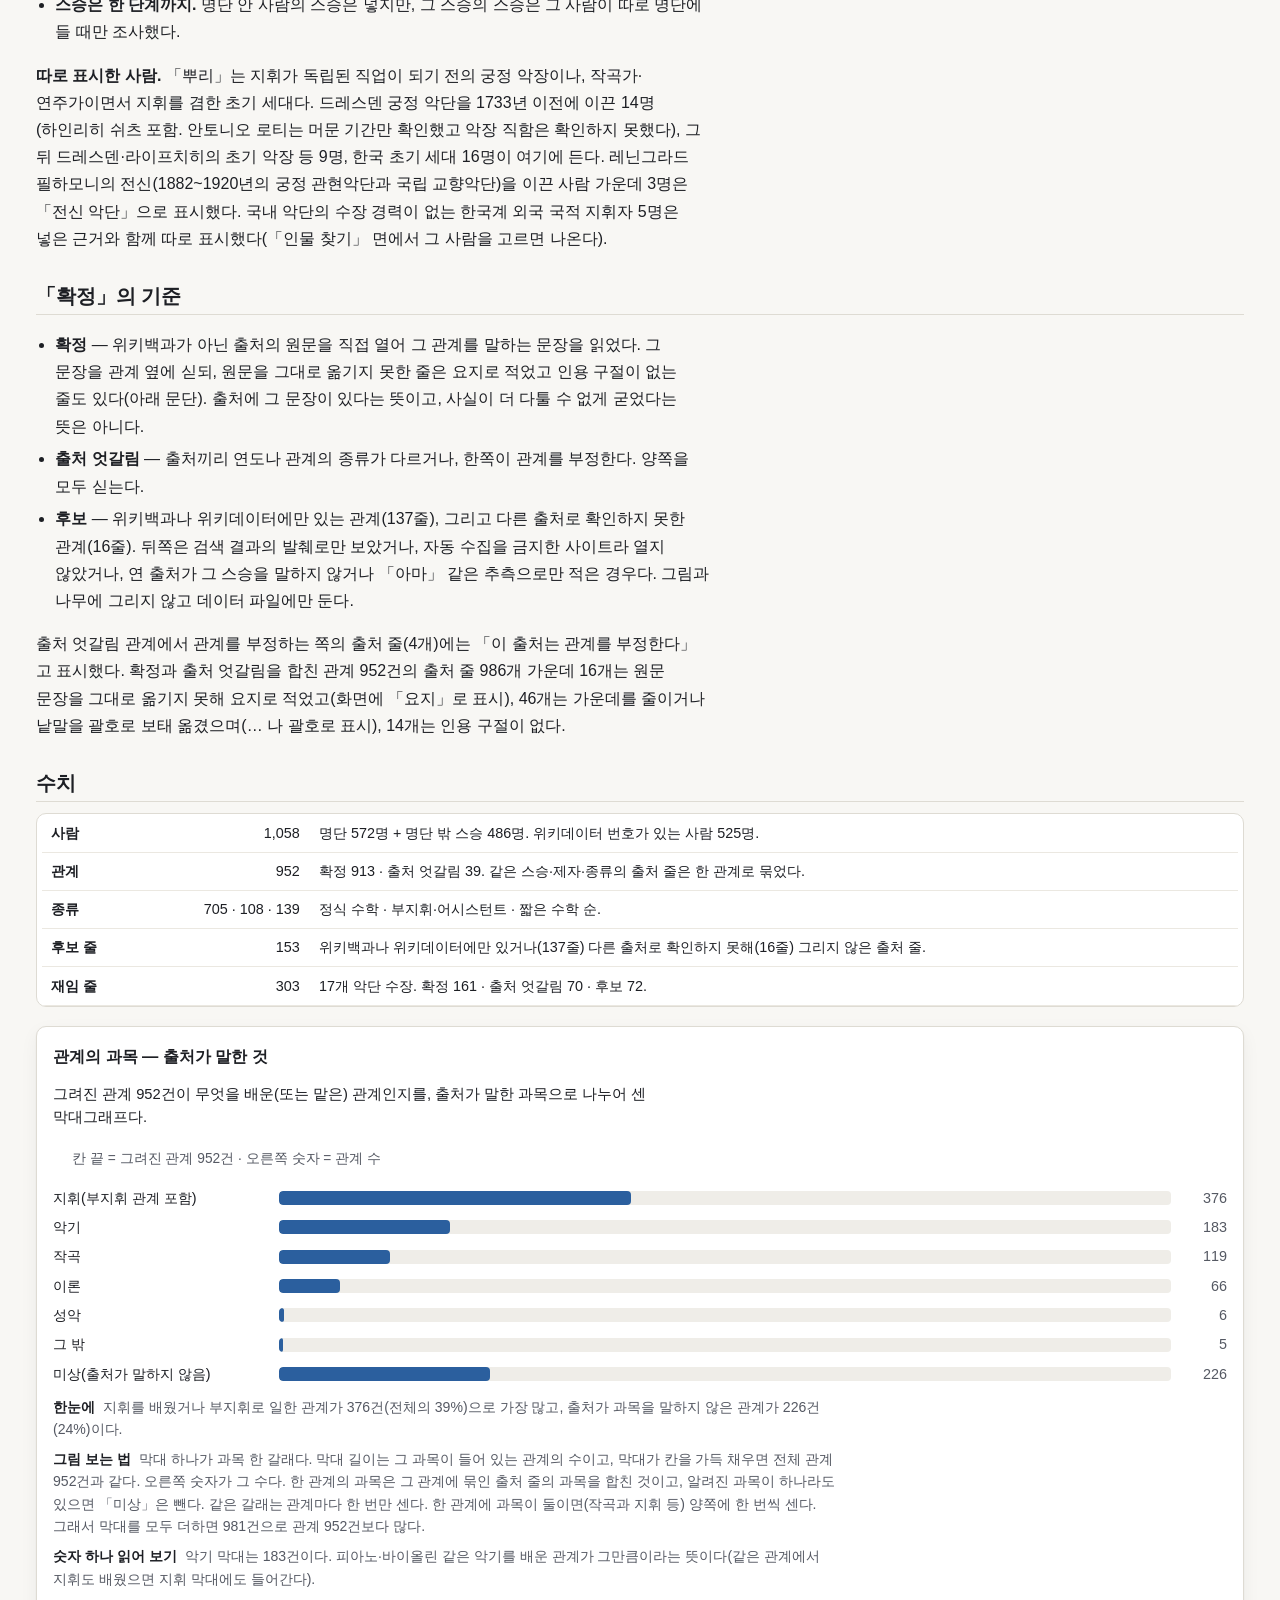
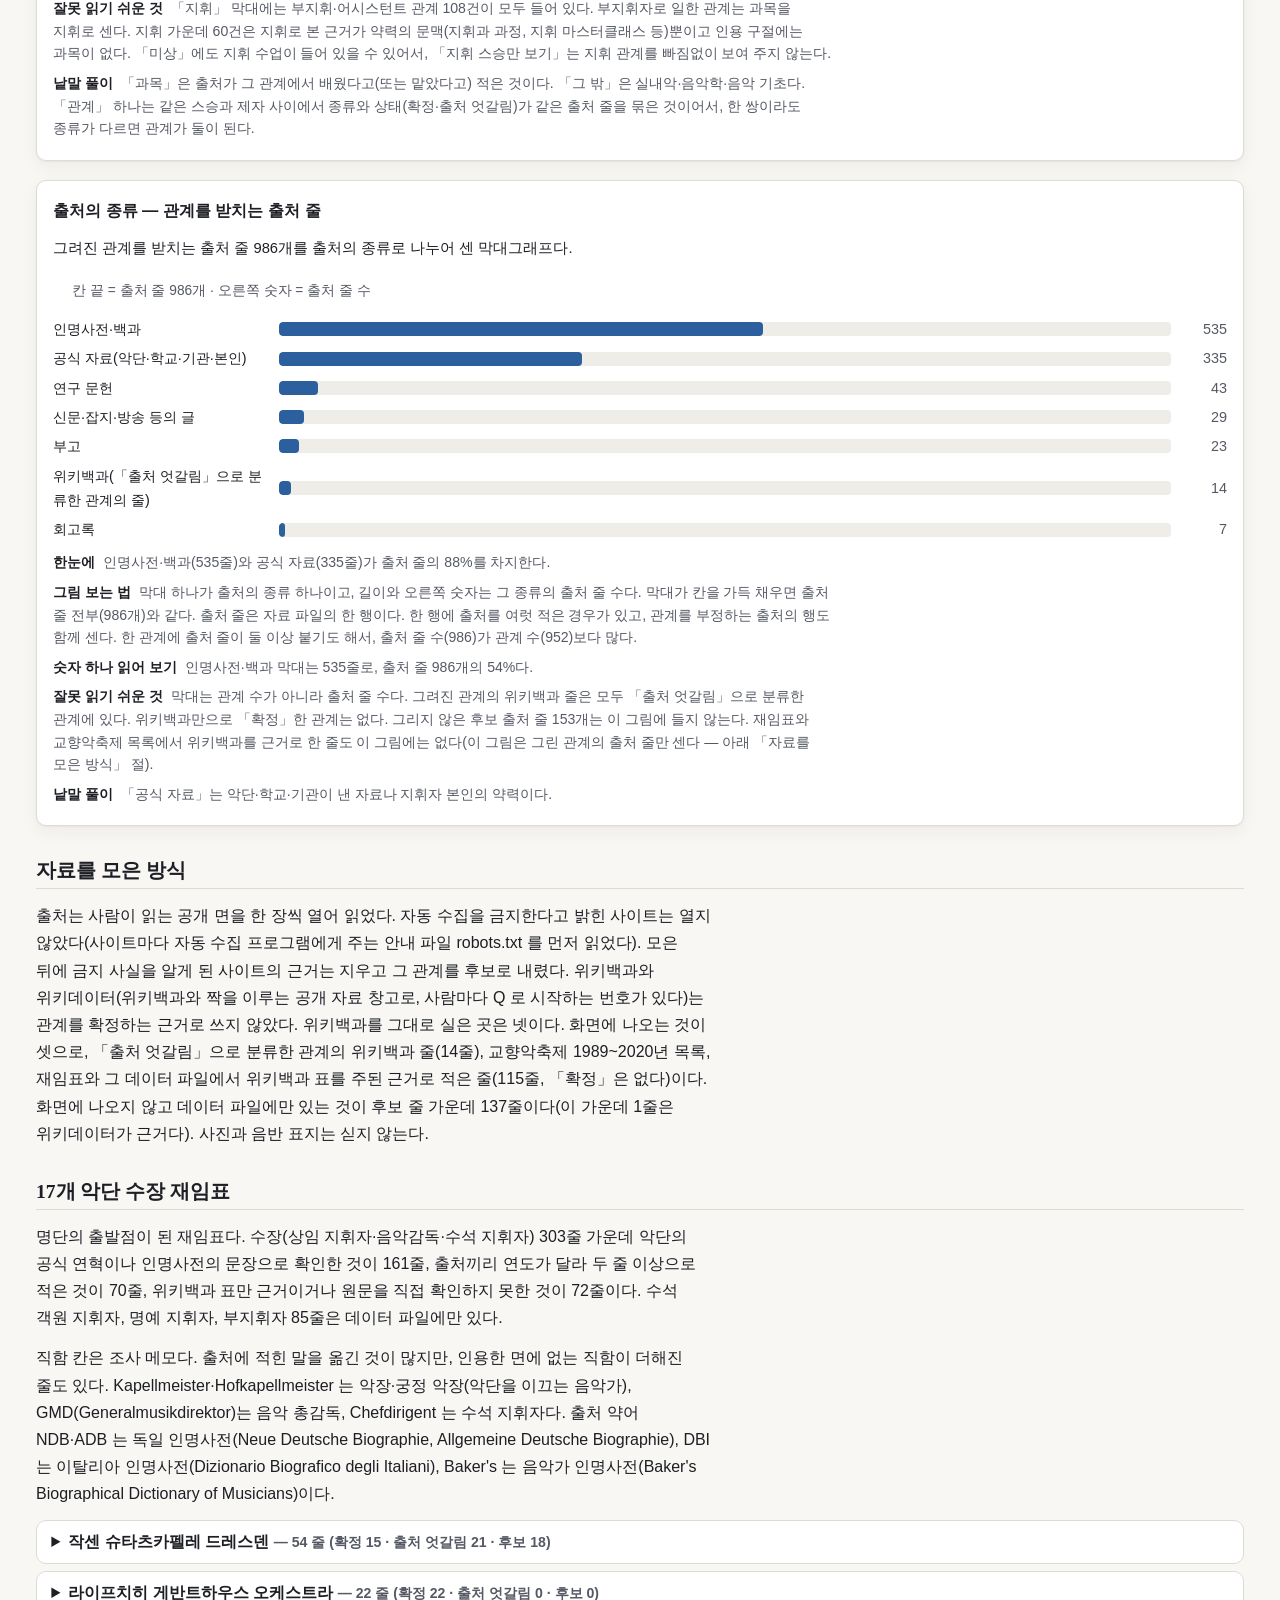
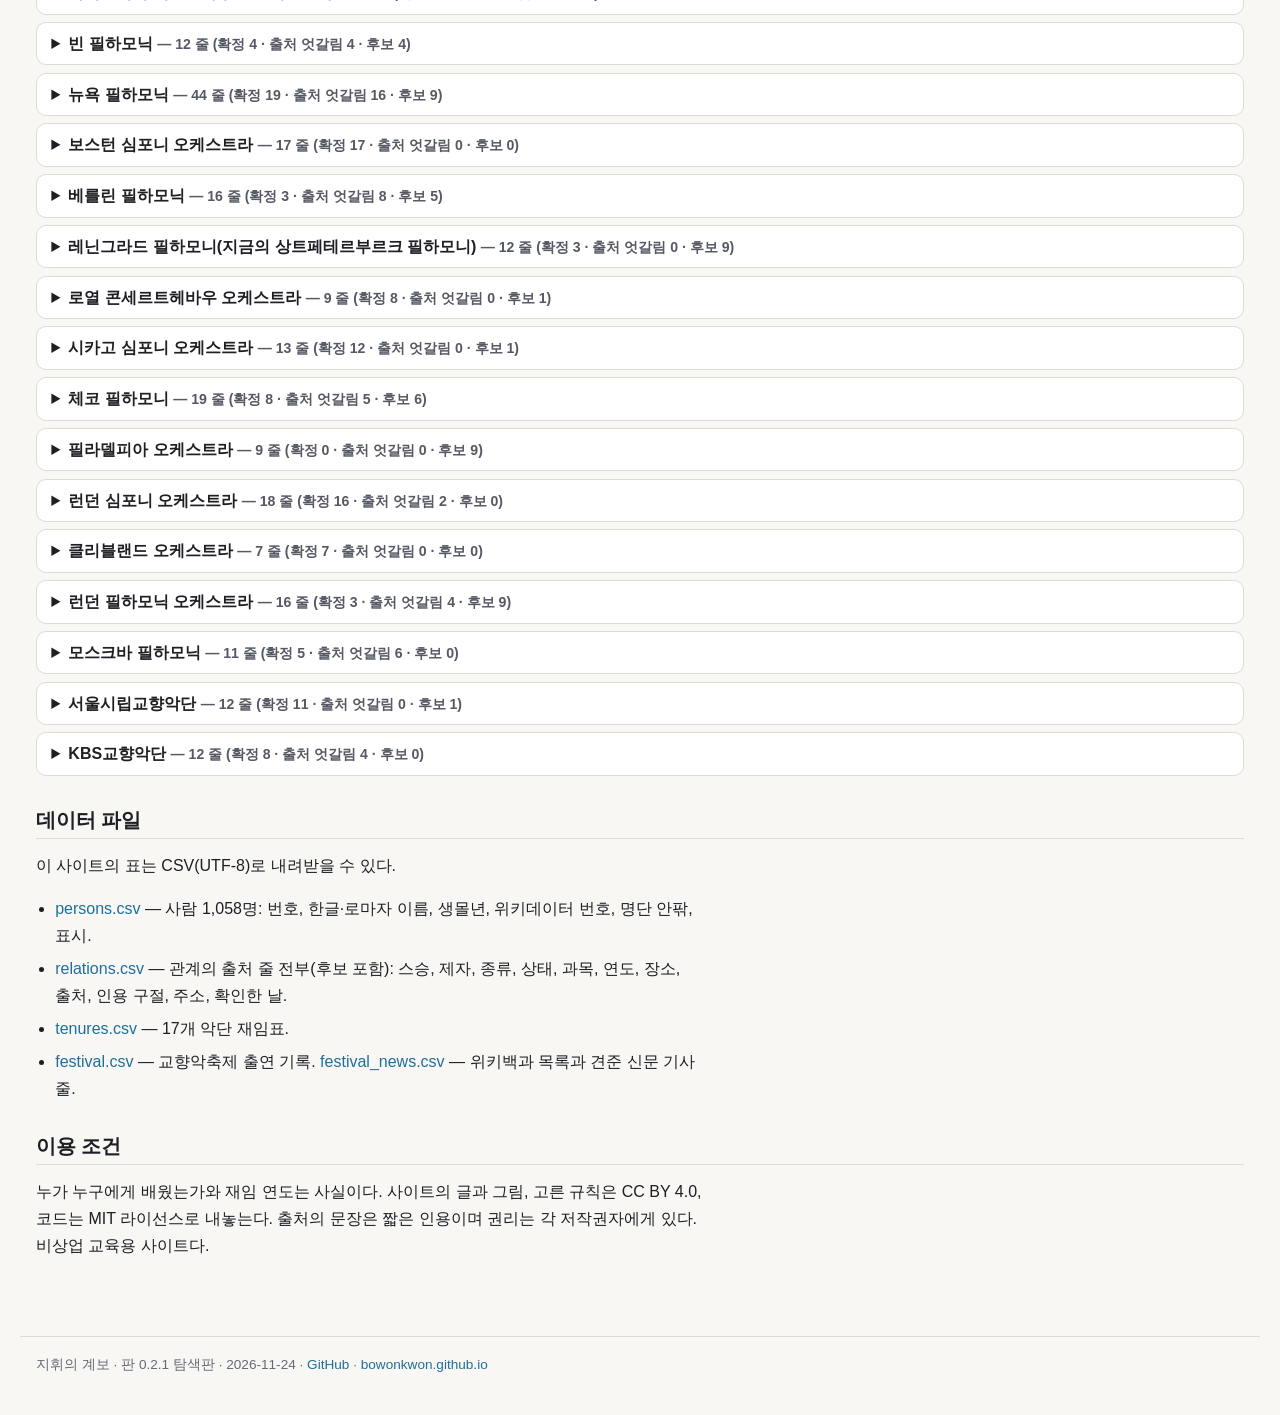
<file: docs/ko/method.html>
<!DOCTYPE html>
<html lang="ko"><head><meta charset="utf-8"><meta name="viewport" content="width=device-width,initial-scale=1">
<title>방법과 출처 — 지휘의 계보</title><meta name="description" content="지휘자가 누구에게 배웠고 누구 밑에서 부지휘자로 일했는지를 관계마다 출처와 함께 그린 탐색판. 사람 1,058명, 관계 952건.">
<script>(function(){var q=new URLSearchParams(location.search).get("theme");try{if(q==="light"||q==="dark"){localStorage.setItem("cl-theme",q)}else if(q==="auto"){localStorage.removeItem("cl-theme")}var v=localStorage.getItem("cl-theme");if(v)document.documentElement.setAttribute("data-theme",v)}catch(e){}})();</script>
<link rel="stylesheet" href="../assets/style.css">
</head><body>
<header><a class="brand" href="index.html">지휘의 계보</a><nav aria-label="면"><a href="index.html">계보 그림</a><a href="find.html">인물 찾기와 계보 나무</a><a href="festival.html">교향악축제</a><a href="repertoire.html">축제 레퍼토리</a><a href="method.html" class=on aria-current=page>방법과 출처</a><a href="limits.html">알려진 한계</a></nav>
<div class="right"><a class="hub" href="https://bowonkwon.github.io/">공개 자료 허브</a><button id="theme" class="theme" type="button" aria-label="밝게·어둡게">◑</button><a class="lang" href="../en/method.html" lang="en">English</a></div></header>
<main>
<h1>방법과 출처</h1>
<div class="sum" role="note"><p><b>무엇을 보는 면인가</b> 무엇을 관계로 세었고, 누구를 명단에 넣었고, 어떤 출처를 어떻게 다루었는지를 적은 면이다.</p><p><b>무엇이 보이는가</b> 관계 952건을 받치는 출처 줄이 986개다. 인명사전·백과가 535개, 악단·학교·기관·본인 쪽의 공식 자료가 335개다. 17개 악단의 수장 재임표 303줄을 함께 싣는다.</p></div>
<div class="prose">
<nav class="toc" id="toc" aria-label="이 면의 절"><b>이 면의 절</b><ul><li><a href="#what">무엇을 관계로 세나</a></li><li><a href="#who">누구를 넣었나</a></li><li><a href="#status">「확정」의 기준</a></li><li><a href="#counts">수치</a></li><li><a href="#web">자료를 모은 방식</a></li><li><a href="#ten">17개 악단 수장 재임표</a></li><li><a href="#data">데이터 파일</a></li><li><a href="#license">이용 조건</a></li></ul></nav><h2 id="what">무엇을 관계로 세나<a class="hx" href="#what" aria-label="‘무엇을 관계로 세나’ 절로 바로 가는 링크">#</a></h2><p>관계는 세 종류다. 화살표는 언제나 가르친 쪽(또는 윗사람)에서 배운 쪽(또는 아랫사람)으로 간다.</p>
<ul><li><b>정식 수학</b> — 음악원 과정이나 개인 교습으로 한동안 배운 경우. 출처가 기관이나 기간 없이 스승으로만 적은 관계도 짧은 과정이라는 표시가 없으면 대체로 여기에 두었다(117건 — 한계 면).</li>
<li><b>부지휘·어시스턴트</b> — 어떤 지휘자 밑에서 부지휘자, 어시스턴트, 코레페티토르(오페라 연습을 맡는 피아니스트 겸 지휘 보조)로 일한 경우. 윗사람의 이름이 출처에 나올 때만 선을 만든다. 「부지휘자였다」만 있고 누구 밑이었는지 없으면 선을 만들지 않고 경력으로만 적는다. 악장(콘서트마스터)은 넣지 않는다.</li>
<li><b>짧은 수학</b> — 마스터클래스, 여름 강습, 초청 수학처럼 짧게 배운 경우. 약력이 과정이나 기간을 밝히지 않고 「○○에게 가르침을 받았다」, 「○○와 공부했다」고만 적은 경우도 정식 과정으로 볼 근거가 없어 여기에 넣었다. 출처가 리허설에 다니며 배웠다고 적은 경우도 여기에 든다.</li></ul>
<p>출처가 「멘토였다」, 「조언을 구했다」, 「영향을 받았다」고만 적은 경우는 관계로 세지 않는다.</p>
<p><b>과목.</b> 관계마다 그 스승에게 무엇을 배웠는지를 출처의 구절에서 읽어 적었다(지휘, 작곡, 이론, 악기 이름 등). 출처가 과목을 말하지 않으면 「미상」이다. 스승이 유명한 지휘자라는 이유로 과목을 지휘로 적지 않았다. 「지휘 스승만 보기」는 과목에 지휘가 들어 있는 관계와 부지휘·어시스턴트 관계만 남긴다.</p>
<h2 id="who">누구를 넣었나<a class="hx" href="#who" aria-label="‘누구를 넣었나’ 절로 바로 가는 링크">#</a></h2><p>명단은 572명이다. 지휘자로 고른 사람이 467명이고, 그들의 스승 가운데 생몰년까지 따로 조사한 사람이 105명이다. 그 밖에 명단에는 없고 관계에만 이름이 나오는 사람이 486명 있다(「명단 밖」. 483명은 스승 쪽에만 나온다). 이들의 생몰년은 일부만 조사했다(생년이 있는 사람은 77명이다).</p>
<ul><li><b>17개 악단의 수장.</b> 드레스덴 슈타츠카펠레, 라이프치히 게반트하우스, 빈 필하모닉, 뉴욕 필하모닉, 보스턴 심포니, 베를린 필하모닉, 레닌그라드(상트페테르부르크) 필하모니, 콘세르트헤바우, 시카고 심포니, 체코 필하모니, 필라델피아, 런던 심포니, 클리블랜드, 런던 필하모닉, 모스크바 필하모닉, 서울시립교향악단, KBS교향악단의 상임 지휘자·음악감독·수석 지휘자.</li>
<li><b>더한 지휘자.</b> 다른 주요 악단과 오페라 극장의 수장, 시대 연주(작곡 당시의 악기와 연주법을 따르는 연주) 지휘자처럼 위 규칙으로는 빠지는 사람을 따로 더했다.</li>
<li><b>한국 지휘자.</b> 국내 교향악단의 역대 수장, 교향악축제 2022~2026년 출연 지휘자, 국제 직위나 콩쿠르 입상 기록이 있는 지휘자. 한국 이름으로 적힌 명단 안 사람은 171명이다. 국악관현악과 합창을 전업으로 하는 지휘자는 넣지 않았다.</li>
<li><b>스승은 한 단계까지.</b> 명단 안 사람의 스승은 넣지만, 그 스승의 스승은 그 사람이 따로 명단에 들 때만 조사했다.</li></ul>
<p><b>따로 표시한 사람.</b> 「뿌리」는 지휘가 독립된 직업이 되기 전의 궁정 악장이나, 작곡가·연주가이면서 지휘를 겸한 초기 세대다. 드레스덴 궁정 악단을 1733년 이전에 이끈 14명(하인리히 쉬츠 포함. 안토니오 로티는 머문 기간만 확인했고 악장 직함은 확인하지 못했다), 그 뒤 드레스덴·라이프치히의 초기 악장 등 9명, 한국 초기 세대 16명이 여기에 든다. 레닌그라드 필하모니의 전신(1882~1920년의 궁정 관현악단과 국립 교향악단)을 이끈 사람 가운데 3명은 「전신 악단」으로 표시했다. 국내 악단의 수장 경력이 없는 한국계 외국 국적 지휘자 5명은 넣은 근거와 함께 따로 표시했다(「인물 찾기」 면에서 그 사람을 고르면 나온다).</p>
<h2 id="status">「확정」의 기준<a class="hx" href="#status" aria-label="‘「확정」의 기준’ 절로 바로 가는 링크">#</a></h2><ul><li><b>확정</b> — 위키백과가 아닌 출처의 원문을 직접 열어 그 관계를 말하는 문장을 읽었다. 그 문장을 관계 옆에 싣되, 원문을 그대로 옮기지 못한 줄은 요지로 적었고 인용 구절이 없는 줄도 있다(아래 문단). 출처에 그 문장이 있다는 뜻이고, 사실이 더 다툴 수 없게 굳었다는 뜻은 아니다.</li>
<li><b>출처 엇갈림</b> — 출처끼리 연도나 관계의 종류가 다르거나, 한쪽이 관계를 부정한다. 양쪽을 모두 싣는다.</li>
<li><b>후보</b> — 위키백과나 위키데이터에만 있는 관계(137줄), 그리고 다른 출처로 확인하지 못한 관계(16줄). 뒤쪽은 검색 결과의 발췌로만 보았거나, 자동 수집을 금지한 사이트라 열지 않았거나, 연 출처가 그 스승을 말하지 않거나 「아마」 같은 추측으로만 적은 경우다. 그림과 나무에 그리지 않고 데이터 파일에만 둔다.</li></ul>
<p>출처 엇갈림 관계에서 관계를 부정하는 쪽의 출처 줄(4개)에는 「이 출처는 관계를 부정한다」고 표시했다. 확정과 출처 엇갈림을 합친 관계 952건의 출처 줄 986개 가운데 16개는 원문 문장을 그대로 옮기지 못해 요지로 적었고(화면에 「요지」로 표시), 46개는 가운데를 줄이거나 낱말을 괄호로 보태 옮겼으며(… 나 괄호로 표시), 14개는 인용 구절이 없다.</p>
<h2 id="counts">수치<a class="hx" href="#counts" aria-label="‘수치’ 절로 바로 가는 링크">#</a></h2><div class="wrap tw"><table><tbody><tr><th>사람</th><td class="num">1,058</td><td>명단 572명 + 명단 밖 스승 486명. 위키데이터 번호가 있는 사람 525명.</td></tr><tr><th>관계</th><td class="num">952</td><td>확정 913 · 출처 엇갈림 39. 같은 스승·제자·종류의 출처 줄은 한 관계로 묶었다.</td></tr><tr><th>종류</th><td class="num">705 · 108 · 139</td><td>정식 수학 · 부지휘·어시스턴트 · 짧은 수학 순.</td></tr><tr><th>후보 줄</th><td class="num">153</td><td>위키백과나 위키데이터에만 있거나(137줄) 다른 출처로 확인하지 못해(16줄) 그리지 않은 출처 줄.</td></tr><tr><th>재임 줄</th><td class="num">303</td><td>17개 악단 수장. 확정 161 · 출처 엇갈림 70 · 후보 72.</td></tr></tbody></table></div>
<figure><h3 class="figtitle">관계의 과목 — 출처가 말한 것</h3><p class="fi">그려진 관계 952건이 무엇을 배운(또는 맡은) 관계인지를, 출처가 말한 과목으로 나누어 센 막대그래프다.</p><ul class="legend"><li>칸 끝 = 그려진 관계 952건 · 오른쪽 숫자 = 관계 수</li></ul><div class="hbars"><div class="hb"><span class="hl">지휘(부지휘 관계 포함)</span><span class="ht"><span class="hf" style="width:39.5%"></span></span><span class="hn">376</span></div><div class="hb"><span class="hl">악기</span><span class="ht"><span class="hf" style="width:19.2%"></span></span><span class="hn">183</span></div><div class="hb"><span class="hl">작곡</span><span class="ht"><span class="hf" style="width:12.5%"></span></span><span class="hn">119</span></div><div class="hb"><span class="hl">이론</span><span class="ht"><span class="hf" style="width:6.9%"></span></span><span class="hn">66</span></div><div class="hb"><span class="hl">성악</span><span class="ht"><span class="hf" style="width:0.6%"></span></span><span class="hn">6</span></div><div class="hb"><span class="hl">그 밖</span><span class="ht"><span class="hf" style="width:0.5%"></span></span><span class="hn">5</span></div><div class="hb"><span class="hl">미상(출처가 말하지 않음)</span><span class="ht"><span class="hf" style="width:23.7%"></span></span><span class="hn">226</span></div></div>
<figcaption><p class="cp"><b>한눈에</b> 지휘를 배웠거나 부지휘로 일한 관계가 376건(전체의 39%)으로 가장 많고, 출처가 과목을 말하지 않은 관계가 226건(24%)이다.</p><p class="cp"><b>그림 보는 법</b> 막대 하나가 과목 한 갈래다. 막대 길이는 그 과목이 들어 있는 관계의 수이고, 막대가 칸을 가득 채우면 전체 관계 952건과 같다. 오른쪽 숫자가 그 수다. 한 관계의 과목은 그 관계에 묶인 출처 줄의 과목을 합친 것이고, 알려진 과목이 하나라도 있으면 「미상」은 뺀다. 같은 갈래는 관계마다 한 번만 센다. 한 관계에 과목이 둘이면(작곡과 지휘 등) 양쪽에 한 번씩 센다. 그래서 막대를 모두 더하면 981건으로 관계 952건보다 많다.</p><p class="cp"><b>숫자 하나 읽어 보기</b> 악기 막대는 183건이다. 피아노·바이올린 같은 악기를 배운 관계가 그만큼이라는 뜻이다(같은 관계에서 지휘도 배웠으면 지휘 막대에도 들어간다).</p><p class="cp"><b>잘못 읽기 쉬운 것</b> 「지휘」 막대에는 부지휘·어시스턴트 관계 108건이 모두 들어 있다. 부지휘자로 일한 관계는 과목을 지휘로 센다. 지휘 가운데 60건은 지휘로 본 근거가 약력의 문맥(지휘과 과정, 지휘 마스터클래스 등)뿐이고 인용 구절에는 과목이 없다. 「미상」에도 지휘 수업이 들어 있을 수 있어서, 「지휘 스승만 보기」는 지휘 관계를 빠짐없이 보여 주지 않는다.</p><p class="cp"><b>낱말 풀이</b> 「과목」은 출처가 그 관계에서 배웠다고(또는 맡았다고) 적은 것이다. 「그 밖」은 실내악·음악학·음악 기초다. 「관계」 하나는 같은 스승과 제자 사이에서 종류와 상태(확정·출처 엇갈림)가 같은 출처 줄을 묶은 것이어서, 한 쌍이라도 종류가 다르면 관계가 둘이 된다.</p></figcaption></figure>
<figure><h3 class="figtitle">출처의 종류 — 관계를 받치는 출처 줄</h3><p class="fi">그려진 관계를 받치는 출처 줄 986개를 출처의 종류로 나누어 센 막대그래프다.</p><ul class="legend"><li>칸 끝 = 출처 줄 986개 · 오른쪽 숫자 = 출처 줄 수</li></ul><div class="hbars"><div class="hb"><span class="hl">인명사전·백과</span><span class="ht"><span class="hf" style="width:54.3%"></span></span><span class="hn">535</span></div><div class="hb"><span class="hl">공식 자료(악단·학교·기관·본인)</span><span class="ht"><span class="hf" style="width:34.0%"></span></span><span class="hn">335</span></div><div class="hb"><span class="hl">연구 문헌</span><span class="ht"><span class="hf" style="width:4.4%"></span></span><span class="hn">43</span></div><div class="hb"><span class="hl">신문·잡지·방송 등의 글</span><span class="ht"><span class="hf" style="width:2.9%"></span></span><span class="hn">29</span></div><div class="hb"><span class="hl">부고</span><span class="ht"><span class="hf" style="width:2.3%"></span></span><span class="hn">23</span></div><div class="hb"><span class="hl">위키백과(「출처 엇갈림」으로 분류한 관계의 줄)</span><span class="ht"><span class="hf" style="width:1.4%"></span></span><span class="hn">14</span></div><div class="hb"><span class="hl">회고록</span><span class="ht"><span class="hf" style="width:0.7%"></span></span><span class="hn">7</span></div></div>
<figcaption><p class="cp"><b>한눈에</b> 인명사전·백과(535줄)와 공식 자료(335줄)가 출처 줄의 88%를 차지한다.</p><p class="cp"><b>그림 보는 법</b> 막대 하나가 출처의 종류 하나이고, 길이와 오른쪽 숫자는 그 종류의 출처 줄 수다. 막대가 칸을 가득 채우면 출처 줄 전부(986개)와 같다. 출처 줄은 자료 파일의 한 행이다. 한 행에 출처를 여럿 적은 경우가 있고, 관계를 부정하는 출처의 행도 함께 센다. 한 관계에 출처 줄이 둘 이상 붙기도 해서, 출처 줄 수(986)가 관계 수(952)보다 많다.</p><p class="cp"><b>숫자 하나 읽어 보기</b> 인명사전·백과 막대는 535줄로, 출처 줄 986개의 54%다.</p><p class="cp"><b>잘못 읽기 쉬운 것</b> 막대는 관계 수가 아니라 출처 줄 수다. 그려진 관계의 위키백과 줄은 모두 「출처 엇갈림」으로 분류한 관계에 있다. 위키백과만으로 「확정」한 관계는 없다. 그리지 않은 후보 출처 줄 153개는 이 그림에 들지 않는다. 재임표와 교향악축제 목록에서 위키백과를 근거로 한 줄도 이 그림에는 없다(이 그림은 그린 관계의 출처 줄만 센다 — 아래 「자료를 모은 방식」 절).</p><p class="cp"><b>낱말 풀이</b> 「공식 자료」는 악단·학교·기관이 낸 자료나 지휘자 본인의 약력이다.</p></figcaption></figure>
<h2 id="web">자료를 모은 방식<a class="hx" href="#web" aria-label="‘자료를 모은 방식’ 절로 바로 가는 링크">#</a></h2><p>출처는 사람이 읽는 공개 면을 한 장씩 열어 읽었다. 자동 수집을 금지한다고 밝힌 사이트는 열지 않았다(사이트마다 자동 수집 프로그램에게 주는 안내 파일 robots.txt 를 먼저 읽었다). 모은 뒤에 금지 사실을 알게 된 사이트의 근거는 지우고 그 관계를 후보로 내렸다. 위키백과와 위키데이터(위키백과와 짝을 이루는 공개 자료 창고로, 사람마다 Q 로 시작하는 번호가 있다)는 관계를 확정하는 근거로 쓰지 않았다. 위키백과를 그대로 실은 곳은 넷이다. 화면에 나오는 것이 셋으로, 「출처 엇갈림」으로 분류한 관계의 위키백과 줄(14줄), 교향악축제 1989~2020년 목록, 재임표와 그 데이터 파일에서 위키백과 표를 주된 근거로 적은 줄(115줄, 「확정」은 없다)이다. 화면에 나오지 않고 데이터 파일에만 있는 것이 후보 줄 가운데 137줄이다(이 가운데 1줄은 위키데이터가 근거다). 사진과 음반 표지는 싣지 않는다.</p>
<h2 id="ten">17개 악단 수장 재임표<a class="hx" href="#ten" aria-label="‘17개 악단 수장 재임표’ 절로 바로 가는 링크">#</a></h2><p>명단의 출발점이 된 재임표다. 수장(상임 지휘자·음악감독·수석 지휘자) 303줄 가운데 악단의 공식 연혁이나 인명사전의 문장으로 확인한 것이 161줄, 출처끼리 연도가 달라 두 줄 이상으로 적은 것이 70줄, 위키백과 표만 근거이거나 원문을 직접 확인하지 못한 것이 72줄이다. 수석 객원 지휘자, 명예 지휘자, 부지휘자 85줄은 데이터 파일에만 있다.</p>
<p>직함 칸은 조사 메모다. 출처에 적힌 말을 옮긴 것이 많지만, 인용한 면에 없는 직함이 더해진 줄도 있다. Kapellmeister·Hofkapellmeister 는 악장·궁정 악장(악단을 이끄는 음악가), GMD(Generalmusikdirektor)는 음악 총감독, Chefdirigent 는 수석 지휘자다. 출처 약어 NDB·ADB 는 독일 인명사전(Neue Deutsche Biographie, Allgemeine Deutsche Biographie), DBI 는 이탈리아 인명사전(Dizionario Biografico degli Italiani), Baker's 는 음악가 인명사전(Baker's Biographical Dictionary of Musicians)이다.</p><details><summary>작센 슈타츠카펠레 드레스덴 <span class="note">— 54 줄 (확정 15 · 출처 엇갈림 21 · 후보 18)</span></summary><div class="wrap tw"><table><thead><tr><th>재임</th><th>이름</th><th>직함(조사 메모)</th><th>상태</th><th>출처</th></tr></thead><tbody><tr><td class="num">1548–1554</td><td><a href="find.html#P0583">요한 발터</a></td><td>Kapellmeister (Hofkantorei)</td><td>확정</td><td>NDB 27 (2020), S. 362–364 (Friedhelm Brusniak); ADB 41 (1896), S. 110–113 (Robert Eitner)</td></tr><tr><td class="num">1554–1568</td><td><a href="find.html#P0584">마테우스 르 메트르</a></td><td>Hofkapellmeister</td><td>확정</td><td>NDB 14 (1985), S. 181 (Friedhelm Brusniak); ADB 18 (1883), S. 233–235</td></tr><tr><td class="num">1568–1580</td><td><a href="find.html#P0585">안토니오 스칸델로</a></td><td>Hofkapellmeister</td><td>확정</td><td>ADB 30 (1890), S. 475–476 (Robert Eitner); DBI 91 (2018) (Francesco Pezzi)</td></tr><tr><td class="num">1580–1584</td><td><a href="find.html#P0586">조반니 바티스타 피넬리</a></td><td>Hofkapellmeister</td><td>확정</td><td>ADB 26 (1888), S. 150 (Moritz Fürstenau)</td></tr><tr><td class="num">1587–1619</td><td><a href="find.html#P0587">로히어르 미하엘</a></td><td>Hofkapellmeister</td><td>확정</td><td>NDB 17 (1994), S. 422–423 (Horst Leuchtmann, 「Michael」 가족 항목); ADB 21 (1885), S. 674–676 (Moritz Fürstenau)</td></tr><tr><td class="num">1617–1672</td><td><a href="find.html#P0357">하인리히 쉬츠</a></td><td>Hofkapellmeister</td><td>확정</td><td>NDB 23 (2007), S. 662–664 (Bernhold Schmid)</td></tr><tr><td class="num">1654–1680</td><td><a href="find.html#P0588">빈첸초 알브리치</a></td><td>maestro di cappella (Kapellmeister)</td><td>확정</td><td>DBI 2 (1960) (Silvana Simonetti)</td></tr><tr><td class="num">1656–1680</td><td><a href="find.html#P0589">조반니 안드레아 본템피</a></td><td>maestro di cappella (쉬츠·알브리치와 공동)</td><td>확정</td><td>DBI 2 (1960) 「Albrici」 (Simonetti); DBI 3 (1961) 「Angelini-Bontempi」 (Mutini)</td></tr><tr><td class="num">1667–1673</td><td><a href="find.html#P0590">카를로 팔라비치니</a></td><td>Vicecapellmeister (1667), Capellmeister (1672)</td><td>확정</td><td>ADB 25 (1887), S. 98–99 (Moritz Fürstenau); DBI 80 (2014) (Andrea Garavaglia)</td></tr><tr class=cf><td class="num">1683–1688</td><td><a href="find.html#P0590">카를로 팔라비치니</a></td><td>Capellmeister</td><td>출처 엇갈림</td><td>ADB 25 (1887), S. 98–99 (Moritz Fürstenau)</td></tr><tr class=cf><td class="num">1687–1688</td><td><a href="find.html#P0590">카를로 팔라비치니</a></td><td>camerae theatralis musicae praefectus</td><td>출처 엇갈림</td><td>DBI 80 (2014) (Andrea Garavaglia)</td></tr><tr><td class="num">1688–1697</td><td><a href="find.html#P0591">니콜라우스 아담 슈트룽크</a></td><td>Vicecapellmeister (1688), erster Capellmeister (1692)</td><td>확정</td><td>ADB 36 (1893), S. 667–669 (Max Seiffert)</td></tr><tr><td class="num">1697–1728</td><td><a href="find.html#P0592">요한 크리스토프 슈미트</a></td><td>Kapellmeister (1696 Vizekapellmeister, 1717 erster Kapellmeister)</td><td>확정</td><td>Sächsische Biografie (Dorothea Sauer, 8.7.2008), ISGV</td></tr><tr><td class="num">1717–1729</td><td><a href="find.html#P0594">요한 다비트 하이니헨</a></td><td>Capellmeister</td><td>확정</td><td>ADB 11 (1880), S. 367–369; NDB 8 (1969), S. 303 (Lothar Hoffmann-Erbrecht)</td></tr><tr class=cf><td class="num">1725–1733</td><td><a href="find.html#P0595">조반니 알베르토 리스토리</a></td><td>Kapellmeister / Hofkapellmeister</td><td>출처 엇갈림</td><td>en.wikipedia 「Staatskapelle Dresden」 Kapellmeister 목록</td></tr><tr class=cf><td class="num">1733–1763</td><td><a href="find.html#P0028">요한 아돌프 하세</a></td><td>Hofkapellmeister</td><td>출처 엇갈림</td><td>en.wikipedia「Staatskapelle Dresden」·de.wikipedia「Sächsische Staatskapelle Dresden」 목록 ; 이름은 공식「The Staatskapelle Dresden」면(staatskapelle-dresden.de, 2026-11-16 열람)</td></tr><tr class=cf><td class="num">1734–1763</td><td><a href="find.html#P0028">요한 아돌프 하세</a></td><td>Hofkapellmeister</td><td>출처 엇갈림</td><td>en.wikipedia「Staatskapelle Dresden」·de.wikipedia「Sächsische Staatskapelle Dresden」 목록 ; 이름은 공식「The Staatskapelle Dresden」면(staatskapelle-dresden.de, 2026-11-16 열람)</td></tr><tr class=cand><td class="num">1776–1801</td><td><a href="find.html#P0029">요한 고틀리프 나우만</a></td><td>Hofkapellmeister</td><td>후보</td><td>en.wikipedia「Staatskapelle Dresden」·de.wikipedia「Sächsische Staatskapelle Dresden」 목록</td></tr><tr class=cand><td class="num">1802–1806</td><td><a href="find.html#P0342">페르디난도 파에르</a></td><td>Hofkapellmeister</td><td>후보</td><td>en.wikipedia「Staatskapelle Dresden」·de.wikipedia「Sächsische Staatskapelle Dresden」 목록</td></tr><tr class=cand><td class="num">1810–1841</td><td><a href="find.html#P0341">프란체스코 모를라키</a></td><td>Hofkapellmeister</td><td>후보</td><td>en.wikipedia「Staatskapelle Dresden」·de.wikipedia「Sächsische Staatskapelle Dresden」 목록</td></tr><tr class=cand><td class="num">1816–1826</td><td><a href="find.html#P0030">카를 마리아 폰 베버</a></td><td>Hofkapellmeister</td><td>후보</td><td>en.wikipedia「Staatskapelle Dresden」·de.wikipedia「Sächsische Staatskapelle Dresden」 목록 ; 이름은 공식「The Staatskapelle Dresden」면(staatskapelle-dresden.de, 2026-11-16 열람)</td></tr><tr class=cand><td class="num">1826–1859</td><td><a href="find.html#P0031">카를 고틀리프 라이시거</a></td><td>Hofkapellmeister</td><td>후보</td><td>en.wikipedia「Staatskapelle Dresden」·de.wikipedia「Sächsische Staatskapelle Dresden」 목록</td></tr><tr class=cand><td class="num">1843–1848</td><td><a href="find.html#P0032">리하르트 바그너</a></td><td>Hofkapellmeister</td><td>후보</td><td>en.wikipedia「Staatskapelle Dresden」·de.wikipedia「Sächsische Staatskapelle Dresden」 목록 ; 이름은 공식「The Staatskapelle Dresden」면(staatskapelle-dresden.de, 2026-11-16 열람)</td></tr><tr class=cand><td class="num">1850–1880</td><td><a href="find.html#P0340">카를 아우구스트 크렙스</a></td><td>Kapellmeister</td><td>후보</td><td>en.wikipedia「Staatskapelle Dresden」·de.wikipedia「Sächsische Staatskapelle Dresden」 목록</td></tr><tr class=cf><td class="num">1860–1877</td><td><a href="find.html#P0056">율리우스 리츠</a></td><td>Hofkapellmeister</td><td>출처 엇갈림</td><td>en.wikipedia「Staatskapelle Dresden」·de.wikipedia「Sächsische Staatskapelle Dresden」 목록</td></tr><tr class=cf><td class="num">1872–1914</td><td><a href="find.html#P0033">에른스트 폰 슈흐</a></td><td>Hofkapellmeister, 1889 GMD</td><td>출처 엇갈림</td><td>en.wikipedia「Staatskapelle Dresden」·de.wikipedia「Sächsische Staatskapelle Dresden」 목록</td></tr><tr class=cf><td class="num">1874–1877</td><td><a href="find.html#P0056">율리우스 리츠</a></td><td>Hofkapellmeister</td><td>출처 엇갈림</td><td>en.wikipedia「Staatskapelle Dresden」·de.wikipedia「Sächsische Staatskapelle Dresden」 목록</td></tr><tr class=cf><td class="num">1877–1882</td><td><a href="find.html#P0156">프란츠 뷜너</a></td><td>Hofkapellmeister</td><td>출처 엇갈림</td><td>en.wikipedia「Staatskapelle Dresden」·de.wikipedia「Sächsische Staatskapelle Dresden」 목록</td></tr><tr class=cf><td class="num">1877–1884</td><td><a href="find.html#P0156">프란츠 뷜너</a></td><td>Hofkapellmeister</td><td>출처 엇갈림</td><td>en.wikipedia「Staatskapelle Dresden」·de.wikipedia「Sächsische Staatskapelle Dresden」 목록</td></tr><tr class=cf><td class="num">1879–1914</td><td><a href="find.html#P0033">에른스트 폰 슈흐</a></td><td>Erster Kapellmeister (Oberleitung der Hofkapelle), 1889 sächs. GMD</td><td>출처 엇갈림</td><td>Gabriella Hanke Knaus, 「Schuch, Ernst Edler von」, Neue Deutsche Biographie 23 (2007), S. 619–620 (deutsche-biographie.de, 2026-11-16 열람)</td></tr><tr class=cf><td class="num">1884–1914</td><td><a href="find.html#P0033">에른스트 폰 슈흐</a></td><td>Hofkapellmeister, 1889 GMD</td><td>출처 엇갈림</td><td>en.wikipedia「Staatskapelle Dresden」·de.wikipedia「Sächsische Staatskapelle Dresden」 목록</td></tr><tr class=cand><td class="num">1914–1921</td><td><a href="find.html#P0034">프리츠 라이너</a></td><td>Kapellmeister</td><td>후보</td><td>en.wikipedia「Staatskapelle Dresden」·de.wikipedia「Sächsische Staatskapelle Dresden」 목록 ; 이름은 공식「The Staatskapelle Dresden」면(staatskapelle-dresden.de, 2026-11-16 열람)</td></tr><tr class=cand><td class="num">1922–1933</td><td><a href="find.html#P0035">프리츠 부슈</a></td><td>Operndirektor und GMD</td><td>후보</td><td>en.wikipedia「Staatskapelle Dresden」·de.wikipedia「Sächsische Staatskapelle Dresden」 목록 ; 이름은 공식「The Staatskapelle Dresden」면(staatskapelle-dresden.de, 2026-11-16 열람)</td></tr><tr class=cf><td class="num">1934–1942</td><td><a href="find.html#P0036">카를 뵘</a></td><td>GMD</td><td>출처 엇갈림</td><td>en.wikipedia「Staatskapelle Dresden」·de.wikipedia「Sächsische Staatskapelle Dresden」 목록 ; 이름은 공식「The Staatskapelle Dresden」면(staatskapelle-dresden.de, 2026-11-16 열람)</td></tr><tr class=cf><td class="num">1934–1943</td><td><a href="find.html#P0036">카를 뵘</a></td><td>GMD</td><td>출처 엇갈림</td><td>en.wikipedia「Staatskapelle Dresden」·de.wikipedia「Sächsische Staatskapelle Dresden」 목록 ; 이름은 공식「The Staatskapelle Dresden」면(staatskapelle-dresden.de, 2026-11-16 열람)</td></tr><tr class=cand><td class="num">1943–1944</td><td><a href="find.html#P0290">카를 엘멘도르프</a></td><td>GMD</td><td>후보</td><td>en.wikipedia「Staatskapelle Dresden」·de.wikipedia「Sächsische Staatskapelle Dresden」 목록</td></tr><tr class=cand><td class="num">1945–1950</td><td><a href="find.html#P0291">요제프 카일베르트</a></td><td>GMD</td><td>후보</td><td>en.wikipedia「Staatskapelle Dresden」·de.wikipedia「Sächsische Staatskapelle Dresden」 목록 ; 이름은 공식「The Staatskapelle Dresden」면(staatskapelle-dresden.de, 2026-11-16 열람)</td></tr><tr class=cf><td class="num">1949–1952</td><td><a href="find.html#P0037">루돌프 켐페</a></td><td>GMD</td><td>출처 엇갈림</td><td>en.wikipedia「Staatskapelle Dresden」·de.wikipedia「Sächsische Staatskapelle Dresden」 목록 ; 이름은 공식「The Staatskapelle Dresden」면(staatskapelle-dresden.de, 2026-11-16 열람)</td></tr><tr class=cf><td class="num">1949–1953</td><td><a href="find.html#P0037">루돌프 켐페</a></td><td>GMD</td><td>출처 엇갈림</td><td>en.wikipedia「Staatskapelle Dresden」·de.wikipedia「Sächsische Staatskapelle Dresden」 목록 ; 이름은 공식「The Staatskapelle Dresden」면(staatskapelle-dresden.de, 2026-11-16 열람)</td></tr><tr class=cf><td class="num">1950–1953</td><td><a href="find.html#P0037">루돌프 켐페</a></td><td>GMD</td><td>출처 엇갈림</td><td>en.wikipedia「Staatskapelle Dresden」·de.wikipedia「Sächsische Staatskapelle Dresden」 목록 ; 이름은 공식「The Staatskapelle Dresden」면(staatskapelle-dresden.de, 2026-11-16 열람)</td></tr><tr class=cand><td class="num">1953–1955</td><td><a href="find.html#P0038">프란츠 콘비츠니</a></td><td>GMD</td><td>후보</td><td>en.wikipedia「Staatskapelle Dresden」·de.wikipedia「Sächsische Staatskapelle Dresden」 목록</td></tr><tr class=cand><td class="num">1956–1958</td><td><a href="find.html#P0292">로브로 폰 마타치치</a></td><td>GMD</td><td>후보</td><td>en.wikipedia「Staatskapelle Dresden」·de.wikipedia「Sächsische Staatskapelle Dresden」 목록</td></tr><tr class=cand><td class="num">1960–1964</td><td><a href="find.html#P0293">오트마어 주이트너</a></td><td>GMD</td><td>후보</td><td>en.wikipedia「Staatskapelle Dresden」·de.wikipedia「Sächsische Staatskapelle Dresden」 목록 ; 이름은 공식「The Staatskapelle Dresden」면(staatskapelle-dresden.de, 2026-11-16 열람)</td></tr><tr class=cand><td class="num">1964–1967</td><td><a href="find.html#P0039">쿠르트 잔덜링</a></td><td>Chefdirigent</td><td>후보</td><td>en.wikipedia「Staatskapelle Dresden」·de.wikipedia「Sächsische Staatskapelle Dresden」 목록 ; 이름은 공식「The Staatskapelle Dresden」면(staatskapelle-dresden.de, 2026-11-16 열람)</td></tr><tr class=cf><td class="num">1966–1968</td><td><a href="find.html#P0040">마르틴 투르노프스키</a></td><td>GMD</td><td>출처 엇갈림</td><td>en.wikipedia「Staatskapelle Dresden」·de.wikipedia「Sächsische Staatskapelle Dresden」 목록</td></tr><tr class=cf><td class="num">1967–1968</td><td><a href="find.html#P0040">마르틴 투르노프스키</a></td><td>GMD</td><td>출처 엇갈림</td><td>en.wikipedia「Staatskapelle Dresden」·de.wikipedia「Sächsische Staatskapelle Dresden」 목록</td></tr><tr><td class="num">1975–1985</td><td><a href="find.html#P0041">헤르베르트 블롬슈테트</a></td><td>Chefdirigent</td><td>확정</td><td>공식「Herbert Blomstedt」면 + 공식「The Staatskapelle Dresden」면(staatskapelle-dresden.de, 2026-11-16 열람)</td></tr><tr class=cand><td class="num">1985–1990</td><td><a href="find.html#P0042">한스 퐁크</a></td><td>Chefdirigent</td><td>후보</td><td>en.wikipedia「Staatskapelle Dresden」·de.wikipedia「Sächsische Staatskapelle Dresden」 목록</td></tr><tr class=cand><td class="num">1992–2001</td><td><a href="find.html#P0043">주세페 시노폴리</a></td><td>Chefdirigent</td><td>후보</td><td>en.wikipedia「Staatskapelle Dresden」·de.wikipedia「Sächsische Staatskapelle Dresden」 목록 ; 이름은 공식「The Staatskapelle Dresden」면(staatskapelle-dresden.de, 2026-11-16 열람)</td></tr><tr class=cand><td class="num">2002–2004</td><td><a href="find.html#P0044">베르나르트 하이팅크</a></td><td>Chefdirigent</td><td>후보</td><td>en.wikipedia「Staatskapelle Dresden」·de.wikipedia「Sächsische Staatskapelle Dresden」 목록 ; 이름은 공식「The Staatskapelle Dresden」면(staatskapelle-dresden.de, 2026-11-16 열람)</td></tr><tr class=cf><td class="num">2007–2010</td><td><a href="find.html#P0045">파비오 루이지</a></td><td>GMD</td><td>출처 엇갈림</td><td>en.wikipedia「Staatskapelle Dresden」·de.wikipedia「Sächsische Staatskapelle Dresden」 목록 ; 이름은 공식「The Staatskapelle Dresden」면(staatskapelle-dresden.de, 2026-11-16 열람)</td></tr><tr class=cf><td class="num">2007–2012</td><td><a href="find.html#P0045">파비오 루이지</a></td><td>GMD</td><td>출처 엇갈림</td><td>en.wikipedia「Staatskapelle Dresden」·de.wikipedia「Sächsische Staatskapelle Dresden」 목록 ; 이름은 공식「The Staatskapelle Dresden」면(staatskapelle-dresden.de, 2026-11-16 열람)</td></tr><tr><td class="num">2012–2024</td><td><a href="find.html#P0046">크리스티안 틸레만</a></td><td>Chefdirigent</td><td>확정</td><td>공식「The Staatskapelle Dresden」면(staatskapelle-dresden.de, 2026-11-16 열람) + 공식「Christian Thielemann」면</td></tr><tr><td class="num">2024–</td><td><a href="find.html#P0047">다니엘레 가티</a></td><td>Chefdirigent</td><td>확정</td><td>공식「The Staatskapelle Dresden」면(staatskapelle-dresden.de, 2026-11-16 열람)</td></tr></tbody></table></div></details><details><summary>라이프치히 게반트하우스 오케스트라 <span class="note">— 22 줄 (확정 22 · 출처 엇갈림 0 · 후보 0)</span></summary><div class="wrap tw"><table><thead><tr><th>재임</th><th>이름</th><th>직함(조사 메모)</th><th>상태</th><th>출처</th></tr></thead><tbody><tr><td class="num">1781–1785</td><td><a href="find.html#P0048">요한 아담 힐러</a></td><td>Gewandhauskapellmeister</td><td>확정</td><td>공식「History」면 Gewandhauskapellmeister 번호 목록 1–21(gewandhausorchester.de, 2026-11-16 열람)</td></tr><tr><td class="num">1785–1810</td><td><a href="find.html#P0049">요한 고트프리트 시히트</a></td><td>Gewandhauskapellmeister</td><td>확정</td><td>공식「History」면 Gewandhauskapellmeister 번호 목록 1–21(gewandhausorchester.de, 2026-11-16 열람)</td></tr><tr><td class="num">1810–1827</td><td><a href="find.html#P0050">요한 필리프 크리스티안 슐츠</a></td><td>Gewandhauskapellmeister</td><td>확정</td><td>공식「History」면 Gewandhauskapellmeister 번호 목록 1–21(gewandhausorchester.de, 2026-11-16 열람)</td></tr><tr><td class="num">1827–1835</td><td><a href="find.html#P0051">크리스티안 아우구스트 폴렌츠</a></td><td>Gewandhauskapellmeister</td><td>확정</td><td>공식「History」면 Gewandhauskapellmeister 번호 목록 1–21(gewandhausorchester.de, 2026-11-16 열람)</td></tr><tr><td class="num">1835–1847</td><td><a href="find.html#P0052">펠릭스 멘델스존 바르톨디</a></td><td>Gewandhauskapellmeister</td><td>확정</td><td>공식「History」면 Gewandhauskapellmeister 번호 목록 1–21(gewandhausorchester.de, 2026-11-16 열람)</td></tr><tr><td class="num">1841–1842</td><td><a href="find.html#P0053">페르디난트 다비트</a></td><td>Gewandhauskapellmeister</td><td>확정</td><td>공식「History」면 Gewandhauskapellmeister 번호 목록 1–21(gewandhausorchester.de, 2026-11-16 열람)</td></tr><tr><td class="num">1843–1844</td><td><a href="find.html#P0054">페르디난트 힐러</a></td><td>Gewandhauskapellmeister</td><td>확정</td><td>공식「History」면 Gewandhauskapellmeister 번호 목록 1–21(gewandhausorchester.de, 2026-11-16 열람)</td></tr><tr><td class="num">1844–1848</td><td><a href="find.html#P0055">닐스 빌헬름 가데</a></td><td>Gewandhauskapellmeister</td><td>확정</td><td>공식「History」면 Gewandhauskapellmeister 번호 목록 1–21(gewandhausorchester.de, 2026-11-16 열람)</td></tr><tr><td class="num">1848–1860</td><td><a href="find.html#P0056">율리우스 리츠</a></td><td>Gewandhauskapellmeister</td><td>확정</td><td>공식「History」면 Gewandhauskapellmeister 번호 목록 1–21(gewandhausorchester.de, 2026-11-16 열람)</td></tr><tr><td class="num">1852–1854</td><td><a href="find.html#P0053">페르디난트 다비트</a></td><td>Gewandhauskapellmeister</td><td>확정</td><td>공식「History」면 Gewandhauskapellmeister 번호 목록 1–21(gewandhausorchester.de, 2026-11-16 열람)</td></tr><tr><td class="num">1860–1895</td><td><a href="find.html#P0057">카를 라이네케</a></td><td>Gewandhauskapellmeister</td><td>확정</td><td>공식「History」면 Gewandhauskapellmeister 번호 목록 1–21(gewandhausorchester.de, 2026-11-16 열람)</td></tr><tr><td class="num">1895–1922</td><td><a href="find.html#P0058">아르투르 니키슈</a></td><td>Gewandhauskapellmeister</td><td>확정</td><td>공식「History」면 Gewandhauskapellmeister 번호 목록 1–21(gewandhausorchester.de, 2026-11-16 열람)</td></tr><tr><td class="num">1922–1928</td><td><a href="find.html#P0059">빌헬름 푸르트뱅글러</a></td><td>Gewandhauskapellmeister</td><td>확정</td><td>공식「History」면 Gewandhauskapellmeister 번호 목록 1–21(gewandhausorchester.de, 2026-11-16 열람)</td></tr><tr><td class="num">1929–1933</td><td><a href="find.html#P0016">브루노 발터</a></td><td>Gewandhauskapellmeister</td><td>확정</td><td>공식「History」면 Gewandhauskapellmeister 번호 목록 1–21(gewandhausorchester.de, 2026-11-16 열람)</td></tr><tr><td class="num">1934–1945</td><td><a href="find.html#P0060">헤르만 아벤트로트</a></td><td>Gewandhauskapellmeister</td><td>확정</td><td>공식「History」면 Gewandhauskapellmeister 번호 목록 1–21(gewandhausorchester.de, 2026-11-16 열람)</td></tr><tr><td class="num">1946–1948</td><td><a href="find.html#P0061">헤르베르트 알베르트</a></td><td>Gewandhauskapellmeister</td><td>확정</td><td>공식「History」면 Gewandhauskapellmeister 번호 목록 1–21(gewandhausorchester.de, 2026-11-16 열람)</td></tr><tr><td class="num">1949–1962</td><td><a href="find.html#P0038">프란츠 콘비츠니</a></td><td>Gewandhauskapellmeister</td><td>확정</td><td>공식「History」면 Gewandhauskapellmeister 번호 목록 1–21(gewandhausorchester.de, 2026-11-16 열람)</td></tr><tr><td class="num">1964–1968</td><td><a href="find.html#P0062">바츨라프 노이만</a></td><td>Gewandhauskapellmeister</td><td>확정</td><td>공식「History」면 Gewandhauskapellmeister 번호 목록 1–21(gewandhausorchester.de, 2026-11-16 열람)</td></tr><tr><td class="num">1970–1996</td><td><a href="find.html#P0023">쿠르트 마주어</a></td><td>Gewandhauskapellmeister</td><td>확정</td><td>공식「History」면 Gewandhauskapellmeister 번호 목록 1–21(gewandhausorchester.de, 2026-11-16 열람)</td></tr><tr><td class="num">1998–2005</td><td><a href="find.html#P0041">헤르베르트 블롬슈테트</a></td><td>Gewandhauskapellmeister</td><td>확정</td><td>공식「History」면 Gewandhauskapellmeister 번호 목록 1–21(gewandhausorchester.de, 2026-11-16 열람)</td></tr><tr><td class="num">2005–2016</td><td><a href="find.html#P0063">리카르도 샤이</a></td><td>Gewandhauskapellmeister</td><td>확정</td><td>공식「History」면 Gewandhauskapellmeister 번호 목록 1–21(gewandhausorchester.de, 2026-11-16 열람)</td></tr><tr><td class="num">2017–</td><td><a href="find.html#P0064">안드리스 넬손스</a></td><td>Gewandhauskapellmeister</td><td>확정</td><td>공식「History」면 Gewandhauskapellmeister 번호 목록 1–21(gewandhausorchester.de, 2026-11-16 열람)</td></tr></tbody></table></div></details><details><summary>빈 필하모닉 <span class="note">— 12 줄 (확정 4 · 출처 엇갈림 4 · 후보 4)</span></summary><div class="wrap tw"><table><thead><tr><th>재임</th><th>이름</th><th>직함(조사 메모)</th><th>상태</th><th>출처</th></tr></thead><tbody><tr class=cf><td class="num">1842–1847</td><td><a href="find.html#P0101">오토 니콜라이</a></td><td>창립 지휘자 (Kärntnertortheater Kapellmeister)</td><td>출처 엇갈림</td><td>공식「1. Der Beginn」(wienerphilharmoniker.at, 2026-11-16 열람)</td></tr><tr class=cf><td class="num">1842–1848</td><td><a href="find.html#P0101">오토 니콜라이</a></td><td>창립 지휘자</td><td>출처 엇갈림</td><td>en.wikipedia「Vienna Philharmonic」</td></tr><tr class=cf><td class="num">1854–1857</td><td><a href="find.html#P0102">카를 에케르트</a></td><td>정기 연주회 지휘</td><td>출처 엇갈림</td><td>en.wikipedia「Vienna Philharmonic」</td></tr><tr class=cf><td class="num">1860–1860</td><td><a href="find.html#P0102">카를 에케르트</a></td><td>Operndirektor로서 첫 정기(Abonnement) 연주회 지휘</td><td>출처 엇갈림</td><td>공식「1. Der Beginn」(wienerphilharmoniker.at, 2026-11-16 열람)</td></tr><tr class=cand><td class="num">1860–1875</td><td><a href="find.html#P0103">오토 데소프</a></td><td>Leitung der Konzerte</td><td>후보</td><td>en.wikipedia「Vienna Philharmonic」 ; 이름은 공식「1. Der Beginn」(wienerphilharmoniker.at, 2026-11-16 열람)</td></tr><tr><td class="num">1875–1898</td><td><a href="find.html#P0065">한스 리히터</a></td><td>Abonnementdirigent</td><td>확정</td><td>공식「2. Die Goldene Ära」(wienerphilharmoniker.at, 2026-11-16 열람)</td></tr><tr class=cand><td class="num">1882–1883</td><td><a href="find.html#P0355">빌헬름 얀</a></td><td>Abonnementdirigent (Richter 공백기)</td><td>후보</td><td>en.wikipedia「Vienna Philharmonic」</td></tr><tr><td class="num">1898–1901</td><td><a href="find.html#P0010">구스타프 말러</a></td><td>Abonnementdirigent</td><td>확정</td><td>공식「3. Anfang 20. Jahrhundert」(wienerphilharmoniker.at, 2026-11-16 열람)</td></tr><tr><td class="num">1901–1903</td><td><a href="find.html#P0356">요제프 헬메스베르거 2세</a></td><td>Leitung der Abonnementkonzerte</td><td>확정</td><td>공식「3. Anfang 20. Jahrhundert」(wienerphilharmoniker.at, 2026-11-16 열람)</td></tr><tr><td class="num">1908–1927</td><td><a href="find.html#P0104">펠릭스 바인가르트너</a></td><td>Abonnementdirigent</td><td>확정</td><td>공식「3. Anfang 20. Jahrhundert」(wienerphilharmoniker.at, 2026-11-16 열람)</td></tr><tr class=cand><td class="num">1927–1930</td><td><a href="find.html#P0059">빌헬름 푸르트뱅글러</a></td><td>Abonnementdirigent</td><td>후보</td><td>en.wikipedia「Vienna Philharmonic」</td></tr><tr class=cand><td class="num">1930–1933</td><td><a href="find.html#P0105">클레멘스 크라우스</a></td><td>Abonnementdirigent</td><td>후보</td><td>en.wikipedia「Vienna Philharmonic」</td></tr></tbody></table></div></details><details><summary>뉴욕 필하모닉 <span class="note">— 44 줄 (확정 19 · 출처 엇갈림 16 · 후보 9)</span></summary><div class="wrap tw"><table><thead><tr><th>재임</th><th>이름</th><th>직함(조사 메모)</th><th>상태</th><th>출처</th></tr></thead><tbody><tr class=cf><td class="num">1842–1847</td><td><a href="find.html#P0001">유렐리 코렐리 힐</a></td><td>conductor (윤번 지휘자 중 하나)</td><td>출처 엇갈림</td><td>New York Philharmonic 공식 「Music Directors and Advisors」 면(2026-11-16 저장한 면)</td></tr><tr class=cf><td class="num">1842–1849</td><td><a href="find.html#P0001">유렐리 코렐리 힐</a></td><td>conductor (윤번 지휘자 중 하나)</td><td>출처 엇갈림</td><td>Wikipedia 영어판 악단 면 / Britannica 「New York Philharmonic」(검색 결과 요약 — 원문 미열람)</td></tr><tr class=cand><td class="num">1842–1849</td><td><a href="find.html#P0358">헨리 크리스천 팀</a></td><td>conductor (윤번 지휘자 중 하나)</td><td>후보</td><td>Wikipedia 영어판 악단 면</td></tr><tr class=cand><td class="num">1842–1849</td><td><a href="find.html#P0359">드니 에티엔</a></td><td>conductor (윤번 지휘자 중 하나)</td><td>후보</td><td>Wikipedia 영어판 악단 면</td></tr><tr class=cand><td class="num">1842–1849</td><td><a href="find.html#P0360">윌리엄 앨퍼스</a></td><td>conductor (윤번 지휘자 중 하나)</td><td>후보</td><td>Wikipedia 영어판 악단 면</td></tr><tr class=cand><td class="num">1842–1849</td><td><a href="find.html#P0361">조지 로더</a></td><td>conductor (윤번 지휘자 중 하나)</td><td>후보</td><td>Wikipedia 영어판 악단 면</td></tr><tr class=cand><td class="num">1842–1849</td><td><a href="find.html#P0362">루이스 위거스</a></td><td>conductor (윤번 지휘자 중 하나)</td><td>후보</td><td>Wikipedia 영어판 악단 면</td></tr><tr class=cand><td class="num">1842–1849</td><td><a href="find.html#P0363">앨프리드 부셰</a></td><td>conductor (윤번 지휘자 중 하나)</td><td>후보</td><td>Wikipedia 영어판 악단 면</td></tr><tr class=cf><td class="num">1848–1865</td><td><a href="find.html#P0002">테오도르 아이스펠트</a></td><td>conductor</td><td>출처 엇갈림</td><td>New York Philharmonic 공식 「Music Directors and Advisors」 면(2026-11-16 저장한 면)</td></tr><tr class=cf><td class="num">1849–1854</td><td><a href="find.html#P0002">테오도르 아이스펠트</a></td><td>conductor</td><td>출처 엇갈림</td><td>Wikipedia 영어판 악단 면 / Britannica 「New York Philharmonic」(검색 결과 요약 — 원문 미열람)</td></tr><tr class=cand><td class="num">1854–1855</td><td><a href="find.html#P0358">헨리 크리스천 팀</a></td><td>conductor (아이스펠트와 공동)</td><td>후보</td><td>Wikipedia 영어판 악단 면</td></tr><tr class=cf><td class="num">1855–1856</td><td><a href="find.html#P0003">카를 베르크만</a></td><td>conductor</td><td>출처 엇갈림</td><td>Wikipedia 영어판 악단 면 / Britannica 「New York Philharmonic」(검색 결과 요약 — 원문 미열람)</td></tr><tr class=cf><td class="num">1855–1876</td><td><a href="find.html#P0003">카를 베르크만</a></td><td>conductor</td><td>출처 엇갈림</td><td>New York Philharmonic 공식 「Music Directors and Advisors」 면(2026-11-16 저장한 면)</td></tr><tr class=cf><td class="num">1856–1858</td><td><a href="find.html#P0002">테오도르 아이스펠트</a></td><td>conductor</td><td>출처 엇갈림</td><td>Wikipedia 영어판 악단 면 / Britannica 「New York Philharmonic」(검색 결과 요약 — 원문 미열람)</td></tr><tr class=cf><td class="num">1858–1859</td><td><a href="find.html#P0003">카를 베르크만</a></td><td>conductor</td><td>출처 엇갈림</td><td>Wikipedia 영어판 악단 면 / Britannica 「New York Philharmonic」(검색 결과 요약 — 원문 미열람)</td></tr><tr class=cf><td class="num">1859–1865</td><td><a href="find.html#P0002">테오도르 아이스펠트</a></td><td>conductor</td><td>출처 엇갈림</td><td>Wikipedia 영어판 악단 면 / Britannica 「New York Philharmonic」(검색 결과 요약 — 원문 미열람)</td></tr><tr class=cf><td class="num">1859–1865</td><td><a href="find.html#P0003">카를 베르크만</a></td><td>conductor</td><td>출처 엇갈림</td><td>Wikipedia 영어판 악단 면 / Britannica 「New York Philharmonic」(검색 결과 요약 — 원문 미열람)</td></tr><tr class=cf><td class="num">1865–1876</td><td><a href="find.html#P0003">카를 베르크만</a></td><td>conductor</td><td>출처 엇갈림</td><td>Wikipedia 영어판 악단 면 / Britannica 「New York Philharmonic」(검색 결과 요약 — 원문 미열람)</td></tr><tr><td class="num">1876–1877</td><td><a href="find.html#P0004">레오폴트 담로슈</a></td><td>conductor</td><td>확정</td><td>New York Philharmonic 공식 「Music Directors and Advisors」 면(2026-11-16 저장한 면)</td></tr><tr class=cf><td class="num">1877–1878</td><td><a href="find.html#P0005">테오도어 토마스</a></td><td>conductor</td><td>출처 엇갈림</td><td>Wikipedia 영어판 악단 면 / Britannica 「New York Philharmonic」(검색 결과 요약 — 원문 미열람)</td></tr><tr class=cf><td class="num">1877–1891</td><td><a href="find.html#P0005">테오도어 토마스</a></td><td>conductor</td><td>출처 엇갈림</td><td>New York Philharmonic 공식 「Music Directors and Advisors」 면(2026-11-16 저장한 면)</td></tr><tr class=cand><td class="num">1878–1879</td><td><a href="find.html#P0364">아돌프 노이엔도르프</a></td><td>conductor (토머스 부재 시즌)</td><td>후보</td><td>Wikipedia 영어판 악단 면</td></tr><tr class=cf><td class="num">1879–1891</td><td><a href="find.html#P0005">테오도어 토마스</a></td><td>conductor</td><td>출처 엇갈림</td><td>Wikipedia 영어판 악단 면 / Britannica 「New York Philharmonic」(검색 결과 요약 — 원문 미열람)</td></tr><tr><td class="num">1891–1898</td><td><a href="find.html#P0006">안톤 자이들</a></td><td>conductor</td><td>확정</td><td>New York Philharmonic 공식 「Music Directors and Advisors」 면(2026-11-16 저장한 면)</td></tr><tr><td class="num">1898–1902</td><td><a href="find.html#P0007">에밀 파우어</a></td><td>conductor</td><td>확정</td><td>New York Philharmonic 공식 「Music Directors and Advisors」 면(2026-11-16 저장한 면)</td></tr><tr><td class="num">1902–1903</td><td><a href="find.html#P0008">발터 담로슈</a></td><td>conductor</td><td>확정</td><td>New York Philharmonic 공식 「Music Directors and Advisors」 면(2026-11-16 저장한 면)</td></tr><tr><td class="num">1906–1909</td><td><a href="find.html#P0009">바실리 사포노프</a></td><td>conductor</td><td>확정</td><td>New York Philharmonic 공식 「Music Directors and Advisors」 면(2026-11-16 저장한 면)</td></tr><tr><td class="num">1909–1911</td><td><a href="find.html#P0010">구스타프 말러</a></td><td>conductor</td><td>확정</td><td>New York Philharmonic 공식 「Music Directors and Advisors」 면(2026-11-16 저장한 면)</td></tr><tr><td class="num">1911–1923</td><td><a href="find.html#P0011">요제프 스트란스키</a></td><td>conductor</td><td>확정</td><td>New York Philharmonic 공식 「Music Directors and Advisors」 면(2026-11-16 저장한 면)</td></tr><tr class=cf><td class="num">1922–1928</td><td><a href="find.html#P0012">빌럼 멩엘베르흐</a></td><td>conductor</td><td>출처 엇갈림</td><td>Wikipedia 영어판 악단 면 / Britannica 「New York Philharmonic」(검색 결과 요약 — 원문 미열람)</td></tr><tr class=cf><td class="num">1922–1930</td><td><a href="find.html#P0012">빌럼 멩엘베르흐</a></td><td>conductor</td><td>출처 엇갈림</td><td>New York Philharmonic 공식 「Music Directors and Advisors」 면(2026-11-16 저장한 면)</td></tr><tr><td class="num">1928–1936</td><td><a href="find.html#P0013">아르투로 토스카니니</a></td><td>conductor / music director</td><td>확정</td><td>New York Philharmonic 공식 「Music Directors and Advisors」 면(2026-11-16 저장한 면)</td></tr><tr><td class="num">1936–1941</td><td><a href="find.html#P0014">존 바비롤리</a></td><td>music director</td><td>확정</td><td>New York Philharmonic 공식 「Music Directors and Advisors」 면(2026-11-16 저장한 면)</td></tr><tr><td class="num">1943–1947</td><td><a href="find.html#P0015">아르투르 로진스키</a></td><td>music director</td><td>확정</td><td>New York Philharmonic 공식 「Music Directors and Advisors」 면(2026-11-16 저장한 면)</td></tr><tr><td class="num">1949–1950</td><td><a href="find.html#P0017">레오폴드 스토코프스키</a></td><td>co-principal conductor</td><td>확정</td><td>New York Philharmonic 공식 「Music Directors and Advisors」 면(2026-11-16 저장한 면)</td></tr><tr><td class="num">1949–1958</td><td><a href="find.html#P0018">디미트리 미트로풀로스</a></td><td>principal conductor / music director</td><td>확정</td><td>New York Philharmonic 공식 「Music Directors and Advisors」 면(2026-11-16 저장한 면)</td></tr><tr><td class="num">1958–1969</td><td><a href="find.html#P0019">레너드 번스타인</a></td><td>music director</td><td>확정</td><td>New York Philharmonic 공식 「Music Directors and Advisors」 면(2026-11-16 저장한 면)</td></tr><tr><td class="num">1971–1977</td><td><a href="find.html#P0021">피에르 불레즈</a></td><td>music director</td><td>확정</td><td>New York Philharmonic 공식 「Music Directors and Advisors」 면(2026-11-16 저장한 면)</td></tr><tr><td class="num">1978–1991</td><td><a href="find.html#P0022">주빈 메타</a></td><td>music director</td><td>확정</td><td>New York Philharmonic 공식 「Music Directors and Advisors」 면(2026-11-16 저장한 면)</td></tr><tr><td class="num">1991–2002</td><td><a href="find.html#P0023">쿠르트 마주어</a></td><td>music director</td><td>확정</td><td>New York Philharmonic 공식 「Music Directors and Advisors」 면(2026-11-16 저장한 면)</td></tr><tr><td class="num">2002–2009</td><td><a href="find.html#P0024">로린 마젤</a></td><td>music director</td><td>확정</td><td>New York Philharmonic 공식 「Music Directors and Advisors」 면(2026-11-16 저장한 면)</td></tr><tr><td class="num">2009–2017</td><td><a href="find.html#P0025">앨런 길버트</a></td><td>music director</td><td>확정</td><td>New York Philharmonic 공식 「Music Directors and Advisors」 면(2026-11-16 저장한 면)</td></tr><tr><td class="num">2018–2024</td><td><a href="find.html#P0026">야프 판즈베던</a></td><td>music director</td><td>확정</td><td>New York Philharmonic 공식 「Music Directors and Advisors」 면(2026-11-16 저장한 면)</td></tr><tr class=cand><td class="num">2026–</td><td><a href="find.html#P0027">구스타보 두다멜</a></td><td>music and artistic director</td><td>후보</td><td>Wikipedia 영어판 악단 면 / Britannica 인물 면(검색 결과 발췌)</td></tr></tbody></table></div></details><details><summary>보스턴 심포니 오케스트라 <span class="note">— 17 줄 (확정 17 · 출처 엇갈림 0 · 후보 0)</span></summary><div class="wrap tw"><table><thead><tr><th>재임</th><th>이름</th><th>직함(조사 메모)</th><th>상태</th><th>출처</th></tr></thead><tbody><tr><td class="num">1881–1884</td><td><a href="find.html#P0090">조지 헨셸</a></td><td>conductor / music director</td><td>확정</td><td>BSO 공식 「BSO Music Directors」 면(2026-11-16 저장한 면)</td></tr><tr><td class="num">1884–1889</td><td><a href="find.html#P0091">빌헬름 게리케</a></td><td>conductor / music director</td><td>확정</td><td>BSO 공식 「BSO Music Directors」 면(2026-11-16 저장한 면)</td></tr><tr><td class="num">1889–1893</td><td><a href="find.html#P0058">아르투르 니키슈</a></td><td>conductor / music director</td><td>확정</td><td>BSO 공식 「BSO Music Directors」 면(2026-11-16 저장한 면)</td></tr><tr><td class="num">1893–1898</td><td><a href="find.html#P0007">에밀 파우어</a></td><td>conductor / music director</td><td>확정</td><td>BSO 공식 「BSO Music Directors」 면(2026-11-16 저장한 면)</td></tr><tr><td class="num">1898–1906</td><td><a href="find.html#P0091">빌헬름 게리케</a></td><td>conductor / music director</td><td>확정</td><td>BSO 공식 「BSO Music Directors」 면(2026-11-16 저장한 면)</td></tr><tr><td class="num">1906–1908</td><td><a href="find.html#P0092">카를 무크</a></td><td>conductor / music director</td><td>확정</td><td>BSO 공식 「BSO Music Directors」 면(2026-11-16 저장한 면)</td></tr><tr><td class="num">1908–1912</td><td><a href="find.html#P0093">막스 피들러</a></td><td>conductor / music director</td><td>확정</td><td>BSO 공식 「BSO Music Directors」 면(2026-11-16 저장한 면)</td></tr><tr><td class="num">1912–1918</td><td><a href="find.html#P0092">카를 무크</a></td><td>conductor / music director</td><td>확정</td><td>BSO 공식 「BSO Music Directors」 면(2026-11-16 저장한 면)</td></tr><tr><td class="num">1918–1919</td><td><a href="find.html#P0094">앙리 라보</a></td><td>conductor / music director</td><td>확정</td><td>BSO 공식 「BSO Music Directors」 면(2026-11-16 저장한 면)</td></tr><tr><td class="num">1919–1924</td><td><a href="find.html#P0071">피에르 몽퇴</a></td><td>conductor / music director</td><td>확정</td><td>BSO 공식 「BSO Music Directors」 면(2026-11-16 저장한 면)</td></tr><tr><td class="num">1924–1949</td><td><a href="find.html#P0095">세르게이 쿠세비츠키</a></td><td>conductor / music director</td><td>확정</td><td>BSO 공식 「BSO Music Directors」 면(2026-11-16 저장한 면)</td></tr><tr><td class="num">1949–1962</td><td><a href="find.html#P0096">샤를 뮌슈</a></td><td>conductor / music director</td><td>확정</td><td>BSO 공식 「BSO Music Directors」 면(2026-11-16 저장한 면)</td></tr><tr><td class="num">1962–1969</td><td><a href="find.html#P0097">에리히 라인스도르프</a></td><td>conductor / music director</td><td>확정</td><td>BSO 공식 「BSO Music Directors」 면(2026-11-16 저장한 면)</td></tr><tr><td class="num">1969–1972</td><td><a href="find.html#P0098">윌리엄 스타인버그</a></td><td>conductor / music director</td><td>확정</td><td>BSO 공식 「BSO Music Directors」 면(2026-11-16 저장한 면)</td></tr><tr><td class="num">1973–2002</td><td><a href="find.html#P0099">오자와 세이지</a></td><td>conductor / music director</td><td>확정</td><td>BSO 공식 「BSO Music Directors」 면(2026-11-16 저장한 면)</td></tr><tr><td class="num">2004–2011</td><td><a href="find.html#P0100">제임스 러바인</a></td><td>conductor / music director</td><td>확정</td><td>BSO 공식 「BSO Music Directors」 면(2026-11-16 저장한 면)</td></tr><tr><td class="num">2014–</td><td><a href="find.html#P0064">안드리스 넬손스</a></td><td>conductor / music director</td><td>확정</td><td>BSO 공식 「BSO Music Directors」 면(2026-11-16 저장한 면)</td></tr></tbody></table></div></details><details><summary>베를린 필하모닉 <span class="note">— 16 줄 (확정 3 · 출처 엇갈림 8 · 후보 5)</span></summary><div class="wrap tw"><table><thead><tr><th>재임</th><th>이름</th><th>직함(조사 메모)</th><th>상태</th><th>출처</th></tr></thead><tbody><tr class=cand><td class="num">1882–1887</td><td><a href="find.html#P0354">루트비히 폰 브레너</a></td><td>Dirigent (첫 상임 지휘자)</td><td>후보</td><td>en.wikipedia「Berlin Philharmonic」표 1882–1887</td></tr><tr class=cf><td class="num">1887–1892</td><td><a href="find.html#P0085">한스 폰 뷜로</a></td><td>Dirigent</td><td>출처 엇갈림</td><td>Berliner Philharmoniker 공식 「Orchestral history」 면(2026-11-16 저장한 면)</td></tr><tr class=cf><td class="num">1887–1893</td><td><a href="find.html#P0085">한스 폰 뷜로</a></td><td>Dirigent</td><td>출처 엇갈림</td><td>en.wikipedia「Berlin Philharmonic」Principal conductors 표 + Rebecca Franks, BBC Music Magazine(classical-music.com) 2022-08-06. 공식 연혁 면은 도구가 열지 못함</td></tr><tr class=cand><td class="num">1894–1895</td><td><a href="find.html#P0268">리하르트 슈트라우스</a></td><td>Dirigent (한 시즌)</td><td>후보</td><td>en.wikipedia「Berlin Philharmonic」표</td></tr><tr><td class="num">1895–1922</td><td><a href="find.html#P0058">아르투르 니키슈</a></td><td>Chefdirigent</td><td>확정</td><td>Berliner Philharmoniker 공식 「Orchestral history」 면(2026-11-16 저장한 면)</td></tr><tr class=cf><td class="num">1922–1934</td><td><a href="find.html#P0059">빌헬름 푸르트뱅글러</a></td><td>Chefdirigent</td><td>출처 엇갈림</td><td>Berliner Philharmoniker 공식 「Wilhelm Furtwängler: A magician of sound」 면(2026-11-16 저장한 면)</td></tr><tr class=cf><td class="num">1922–1945</td><td><a href="find.html#P0059">빌헬름 푸르트뱅글러</a></td><td>Chefdirigent</td><td>출처 엇갈림</td><td>en.wikipedia「Berlin Philharmonic」Principal conductors 표 + Rebecca Franks, BBC Music Magazine(classical-music.com) 2022-08-06. 공식 연혁 면은 도구가 열지 못함</td></tr><tr class=cand><td class="num">1945–1945</td><td><a href="find.html#P0086">레오 보르하르트</a></td><td>Chefdirigent (전후 임시)</td><td>후보</td><td>en.wikipedia「Berlin Philharmonic」Principal conductors 표 + Rebecca Franks, BBC Music Magazine(classical-music.com) 2022-08-06. 공식 연혁 면은 도구가 열지 못함 / 공식: Berliner Philharmoniker 공식 「Orchestral history」 면(2026-11-16 저장한 면)</td></tr><tr class=cand><td class="num">1945–1952</td><td><a href="find.html#P0087">세르지우 첼리비다케</a></td><td>Chefdirigent (Furtwängler 활동 금지 기간)</td><td>후보</td><td>en.wikipedia「Berlin Philharmonic」Principal conductors 표 + Rebecca Franks, BBC Music Magazine(classical-music.com) 2022-08-06. 공식 연혁 면은 도구가 열지 못함 / 공식: Berliner Philharmoniker 공식 「Orchestral history」 면(2026-11-16 저장한 면)</td></tr><tr><td class="num">1952–1954</td><td><a href="find.html#P0059">빌헬름 푸르트뱅글러</a></td><td>Chefdirigent (복귀)</td><td>확정</td><td>Berliner Philharmoniker 공식 「Wilhelm Furtwängler: A magician of sound」 면(2026-11-16 저장한 면)</td></tr><tr class=cf><td class="num">1954–1989</td><td><a href="find.html#P0088">헤르베르트 폰 카라얀</a></td><td>Chefdirigent / künstlerischer Leiter</td><td>출처 엇갈림</td><td>en.wikipedia「Berlin Philharmonic」Principal conductors 표 + Rebecca Franks, BBC Music Magazine(classical-music.com) 2022-08-06. 공식 연혁 면은 도구가 열지 못함</td></tr><tr class=cf><td class="num">1956–1989</td><td><a href="find.html#P0088">헤르베르트 폰 카라얀</a></td><td>Chefdirigent / künstlerischer Leiter</td><td>출처 엇갈림</td><td>Berliner Philharmoniker 공식 「Herbert von Karajan: Sound aesthete and media star」 면(2026-11-16 저장한 면)</td></tr><tr class=cf><td class="num">1989–2002</td><td><a href="find.html#P0074">클라우디오 아바도</a></td><td>Chefdirigent</td><td>출처 엇갈림</td><td>en.wikipedia「Berlin Philharmonic」Principal conductors 표 + Rebecca Franks, BBC Music Magazine(classical-music.com) 2022-08-06. 공식 연혁 면은 도구가 열지 못함</td></tr><tr class=cf><td class="num">1990–2002</td><td><a href="find.html#P0074">클라우디오 아바도</a></td><td>Chefdirigent</td><td>출처 엇갈림</td><td>Berliner Philharmoniker 공식 「Maestro with cult status: Claudio Abbado」 면(2026-11-16 저장한 면)</td></tr><tr><td class="num">2002–2018</td><td><a href="find.html#P0078">사이먼 래틀</a></td><td>Chefdirigent</td><td>확정</td><td>Berliner Philharmoniker 공식 「Orchestral history」 면(2026-11-16 저장한 면)</td></tr><tr class=cand><td class="num">2019–</td><td><a href="find.html#P0089">키릴 페트렌코</a></td><td>Chefdirigent</td><td>후보</td><td>en.wikipedia「Berlin Philharmonic」표 / 공식: Berliner Philharmoniker 공식 「Orchestral history」 면(2026-11-16 저장한 면)</td></tr></tbody></table></div></details><details><summary>레닌그라드 필하모니(지금의 상트페테르부르크 필하모니) <span class="note">— 12 줄 (확정 3 · 출처 엇갈림 0 · 후보 9)</span></summary><div class="wrap tw"><table><thead><tr><th>재임</th><th>이름</th><th>직함(조사 메모)</th><th>상태</th><th>출처</th></tr></thead><tbody><tr class=cand><td class="num">1882–1907</td><td><a href="find.html#P0374">헤르만 플리게</a></td><td>궁정 관현악단 지휘(전신)</td><td>후보</td><td>en.wikipedia 「Saint Petersburg Philharmonic Orchestra」 chief conductors; bach-cantatas.com 「St Petersburg Philharmonic Orchestra」 (악단 공식 면 philharmonia.spb.ru 접속되지 않음)</td></tr><tr class=cand><td class="num">1907–1917</td><td><a href="find.html#P0375">후고 바를리히</a></td><td>궁정 관현악단 지휘(전신)</td><td>후보</td><td>en.wikipedia 「Saint Petersburg Philharmonic Orchestra」 chief conductors; bach-cantatas.com 「St Petersburg Philharmonic Orchestra」 (악단 공식 면 philharmonia.spb.ru 접속되지 않음)</td></tr><tr class=cand><td class="num">1917–1920</td><td><a href="find.html#P0095">세르게이 쿠세비츠키</a></td><td>국립 교향악단 지휘(전신)</td><td>후보</td><td>en.wikipedia 「Saint Petersburg Philharmonic Orchestra」 chief conductors; bach-cantatas.com 「St Petersburg Philharmonic Orchestra」 (악단 공식 면 philharmonia.spb.ru 접속되지 않음) / 공식: St Petersburg Philharmonic 공식 연혁 면, Wayback Machine 스냅숏 2024-11-15(2026-11-16 저장한 면)</td></tr><tr class=cand><td class="num">1920–1920</td><td><a href="find.html#P0376">알렉산드르 헤신</a></td><td>국립 교향악단 지휘(전신)</td><td>후보</td><td>bach-cantatas.com 목록; ru.wikipedia 「Хессин」 면 「в 1920 году возглавил Государственный оркестр Петрограда」</td></tr><tr class=cand><td class="num">1920–1923</td><td><a href="find.html#P0124">에밀 쿠페르</a></td><td>수석 지휘자</td><td>후보</td><td>en.wikipedia 「Saint Petersburg Philharmonic Orchestra」 chief conductors; bach-cantatas.com 「St Petersburg Philharmonic Orchestra」 (악단 공식 면 philharmonia.spb.ru 접속되지 않음)</td></tr><tr class=cand><td class="num">1924–1926</td><td><a href="find.html#P0125">발레리안 베르댜예프</a></td><td>수석 지휘자</td><td>후보</td><td>en.wikipedia 「Saint Petersburg Philharmonic Orchestra」 chief conductors; bach-cantatas.com 「St Petersburg Philharmonic Orchestra」 (악단 공식 면 philharmonia.spb.ru 접속되지 않음)</td></tr><tr class=cand><td class="num">1926–1930</td><td><a href="find.html#P0126">니콜라이 말코</a></td><td>수석 지휘자</td><td>후보</td><td>en.wikipedia 「Saint Petersburg Philharmonic Orchestra」 chief conductors; bach-cantatas.com 「St Petersburg Philharmonic Orchestra」 (악단 공식 면 philharmonia.spb.ru 접속되지 않음)</td></tr><tr class=cand><td class="num">1930–1934</td><td><a href="find.html#P0127">알렉산드르 가우크</a></td><td>수석 지휘자</td><td>후보</td><td>en.wikipedia 「Saint Petersburg Philharmonic Orchestra」 chief conductors; bach-cantatas.com 「St Petersburg Philharmonic Orchestra」 (악단 공식 면 philharmonia.spb.ru 접속되지 않음)</td></tr><tr class=cand><td class="num">1934–1937</td><td><a href="find.html#P0128">프리츠 슈티드리</a></td><td>수석 지휘자</td><td>후보</td><td>en.wikipedia 「Saint Petersburg Philharmonic Orchestra」 chief conductors; bach-cantatas.com 「St Petersburg Philharmonic Orchestra」 (악단 공식 면 philharmonia.spb.ru 접속되지 않음)</td></tr><tr><td class="num">1938–1988</td><td><a href="find.html#P0129">예브게니 므라빈스키</a></td><td>수석 지휘자</td><td>확정</td><td>St Petersburg Philharmonic 공식 연혁 면, Wayback Machine 스냅숏 2024-11-15(2026-11-16 저장한 면)</td></tr><tr><td class="num">1988–2022</td><td><a href="find.html#P0130">유리 테미르카노프</a></td><td>수석 지휘자</td><td>확정</td><td>St Petersburg Philharmonic 공식 연혁 면, Wayback Machine 스냅숏 2024-11-15(2026-11-16 저장한 면)</td></tr><tr><td class="num">2022–</td><td><a href="find.html#P0131">니콜라이 알렉세예프</a></td><td>수석 지휘자</td><td>확정</td><td>St Petersburg Philharmonic 공식 연혁 면, Wayback Machine 스냅숏 2024-11-15(2026-11-16 저장한 면)</td></tr></tbody></table></div></details><details><summary>로열 콘세르트헤바우 오케스트라 <span class="note">— 9 줄 (확정 8 · 출처 엇갈림 0 · 후보 1)</span></summary><div class="wrap tw"><table><thead><tr><th>재임</th><th>이름</th><th>직함(조사 메모)</th><th>상태</th><th>출처</th></tr></thead><tbody><tr><td class="num">1888–1895</td><td><a href="find.html#P0080">빌럼 케스</a></td><td>chef-dirigent</td><td>확정</td><td>공식「Conductors」면 「Seven chief conductors」 명단(concertgebouworkest.nl, 2026-11-16 열람)</td></tr><tr><td class="num">1895–1945</td><td><a href="find.html#P0012">빌럼 멩엘베르흐</a></td><td>chef-dirigent</td><td>확정</td><td>공식「Conductors」면 「Seven chief conductors」 명단(concertgebouworkest.nl, 2026-11-16 열람)</td></tr><tr><td class="num">1945–1959</td><td><a href="find.html#P0081">에뒤아르트 반 베이늄</a></td><td>chef-dirigent</td><td>확정</td><td>공식 conductor 면「Eduard van Beinum (1900-1959)」 + 공식「Conductors」면 「Seven chief conductors」 명단(concertgebouworkest.nl, 2026-11-16 열람)</td></tr><tr class=cand><td class="num">1961–1963</td><td><a href="find.html#P0082">오이겐 요훔</a></td><td>co-chief conductor (Haitink와 공동)</td><td>후보</td><td>en.wikipedia「Royal Concertgebouw Orchestra」</td></tr><tr><td class="num">1961–1988</td><td><a href="find.html#P0044">베르나르트 하이팅크</a></td><td>chef-dirigent</td><td>확정</td><td>공식 conductor 면「Bernard Haitink (1929-2021)」 + 공식「Conductors」면 「Seven chief conductors」 명단(concertgebouworkest.nl, 2026-11-16 열람)</td></tr><tr><td class="num">1988–2004</td><td><a href="find.html#P0063">리카르도 샤이</a></td><td>chef-dirigent</td><td>확정</td><td>공식「History」면(concertgebouworkest.nl, 2026-11-16 열람) + 공식「Conductors」면 「Seven chief conductors」 명단(concertgebouworkest.nl, 2026-11-16 열람)</td></tr><tr><td class="num">2004–2015</td><td><a href="find.html#P0083">마리스 얀손스</a></td><td>chef-dirigent</td><td>확정</td><td>공식「History」면(concertgebouworkest.nl, 2026-11-16 열람) + 공식「Conductors」면 「Seven chief conductors」 명단(concertgebouworkest.nl, 2026-11-16 열람)</td></tr><tr><td class="num">2016–2018</td><td><a href="find.html#P0047">다니엘레 가티</a></td><td>chef-dirigent</td><td>확정</td><td>공식 conductor 면「Daniele Gatti」 + 공식「Conductors」면 「Seven chief conductors」 명단(concertgebouworkest.nl, 2026-11-16 열람)</td></tr><tr><td class="num">2027–</td><td><a href="find.html#P0084">클라우스 메켈레</a></td><td>chef-dirigent (8대, 지명)</td><td>확정</td><td>공식「History」면(concertgebouworkest.nl, 2026-11-16 열람) + 공식「Conductors」면 「Seven chief conductors」 명단(concertgebouworkest.nl, 2026-11-16 열람)</td></tr></tbody></table></div></details><details><summary>시카고 심포니 오케스트라 <span class="note">— 13 줄 (확정 12 · 출처 엇갈림 0 · 후보 1)</span></summary><div class="wrap tw"><table><thead><tr><th>재임</th><th>이름</th><th>직함(조사 메모)</th><th>상태</th><th>출처</th></tr></thead><tbody><tr><td class="num">1891–1905</td><td><a href="find.html#P0005">테오도어 토마스</a></td><td>music director</td><td>확정</td><td>Chicago Symphony 공식 「Former Music Directors」 면(2026-11-16 저장한 면)</td></tr><tr><td class="num">1905–1942</td><td><a href="find.html#P0106">프레더릭 스톡</a></td><td>music director</td><td>확정</td><td>Chicago Symphony 공식 「Former Music Directors」 면(2026-11-16 저장한 면)</td></tr><tr><td class="num">1943–1947</td><td><a href="find.html#P0107">데지레 드포</a></td><td>music director</td><td>확정</td><td>Chicago Symphony 공식 「Former Music Directors」 면(2026-11-16 저장한 면)</td></tr><tr><td class="num">1947–1948</td><td><a href="find.html#P0015">아르투르 로진스키</a></td><td>music director</td><td>확정</td><td>Chicago Symphony 공식 「Former Music Directors」 면(2026-11-16 저장한 면)</td></tr><tr><td class="num">1950–1953</td><td><a href="find.html#P0108">라파엘 쿠벨리크</a></td><td>music director</td><td>확정</td><td>Chicago Symphony 공식 「Former Music Directors」 면(2026-11-16 저장한 면)</td></tr><tr><td class="num">1953–1962</td><td><a href="find.html#P0034">프리츠 라이너</a></td><td>music director</td><td>확정</td><td>Chicago Symphony 공식 「Former Music Directors」 면(2026-11-16 저장한 면)</td></tr><tr><td class="num">1963–1968</td><td><a href="find.html#P0109">장 마르티농</a></td><td>music director</td><td>확정</td><td>Chicago Symphony 공식 Former Music Directors — Martinon 면(2026 저장한 면)</td></tr><tr class=cand><td class="num">1968–1969</td><td><a href="find.html#P0365">어윈 호프먼</a></td><td>acting music director</td><td>후보</td><td>Wikipedia 영어판 악단 면</td></tr><tr><td class="num">1969–1991</td><td><a href="find.html#P0111">게오르크 솔티</a></td><td>music director</td><td>확정</td><td>Chicago Symphony 공식 Former Music Directors — Solti 면(2026 저장한 면)</td></tr><tr><td class="num">1991–2006</td><td><a href="find.html#P0112">다니엘 바렌보임</a></td><td>music director</td><td>확정</td><td>Chicago Symphony 공식 Former Music Directors — Barenboim 면(2026 저장한 면)</td></tr><tr><td class="num">2006–2010</td><td><a href="find.html#P0044">베르나르트 하이팅크</a></td><td>principal conductor</td><td>확정</td><td>Chicago Symphony 공식 「History of the Chicago Symphony Orchestra」 면(2026-11-16 저장한 면)</td></tr><tr><td class="num">2010–2023</td><td><a href="find.html#P0113">리카르도 무티</a></td><td>music director</td><td>확정</td><td>Chicago Symphony 공식 「Former Music Directors」 면(2026-11-16 저장한 면)</td></tr><tr><td class="num">2027–</td><td><a href="find.html#P0084">클라우스 메켈레</a></td><td>music director (지명)</td><td>확정</td><td>Chicago Symphony 공식 「History of the Chicago Symphony Orchestra」 면(2026-11-16 저장한 면)</td></tr></tbody></table></div></details><details><summary>체코 필하모니 <span class="note">— 19 줄 (확정 8 · 출처 엇갈림 5 · 후보 6)</span></summary><div class="wrap tw"><table><thead><tr><th>재임</th><th>이름</th><th>직함(조사 메모)</th><th>상태</th><th>출처</th></tr></thead><tbody><tr><td class="num">1901–1902</td><td><a href="find.html#P0133">루드비크 비테슬라프 첼란스키</a></td><td>초대 수석 지휘자</td><td>확정</td><td>Czech Philharmonic 공식「History」면(ceskafilharmonie.cz, 2026-11-16 열람)</td></tr><tr><td class="num">1903–1918</td><td><a href="find.html#P0134">빌렘 제마네크</a></td><td>수석 지휘자</td><td>확정</td><td>Czech Philharmonic 공식「History」면(ceskafilharmonie.cz, 2026-11-16 열람)</td></tr><tr class=cf><td class="num">1919–1931</td><td><a href="find.html#P0135">바츨라프 탈리흐</a></td><td>수석 지휘자</td><td>출처 엇갈림</td><td>en.wikipedia「Czech Philharmonic」</td></tr><tr class=cf><td class="num">1919–1941</td><td><a href="find.html#P0135">바츨라프 탈리흐</a></td><td>수석 지휘자</td><td>출처 엇갈림</td><td>Czech Philharmonic 공식「History」면(ceskafilharmonie.cz, 2026-11-16 열람)</td></tr><tr class=cf><td class="num">1933–1941</td><td><a href="find.html#P0135">바츨라프 탈리흐</a></td><td>수석 지휘자</td><td>출처 엇갈림</td><td>en.wikipedia「Czech Philharmonic」</td></tr><tr class=cf><td class="num">1941–1948</td><td><a href="find.html#P0108">라파엘 쿠벨리크</a></td><td>수석 지휘자</td><td>출처 엇갈림</td><td>Czech Philharmonic 공식「History」면(ceskafilharmonie.cz, 2026-11-16 열람)</td></tr><tr class=cf><td class="num">1942–1948</td><td><a href="find.html#P0108">라파엘 쿠벨리크</a></td><td>수석 지휘자</td><td>출처 엇갈림</td><td>en.wikipedia「Czech Philharmonic」</td></tr><tr class=cand><td class="num">1949–1950</td><td><a href="find.html#P0136">카렐 셰이나</a></td><td>예술감독</td><td>후보</td><td>en.wikipedia「Czech Philharmonic」 ; 시작은 Czech Philharmonic 공식「History」면(ceskafilharmonie.cz, 2026-11-16 열람)</td></tr><tr class=cand><td class="num">1950–1968</td><td><a href="find.html#P0137">카렐 안체를</a></td><td>수석 지휘자</td><td>후보</td><td>en.wikipedia「Czech Philharmonic」 ; 시작은 Czech Philharmonic 공식「History」면(ceskafilharmonie.cz, 2026-11-16 열람)</td></tr><tr><td class="num">1968–1990</td><td><a href="find.html#P0062">바츨라프 노이만</a></td><td>수석 지휘자</td><td>확정</td><td>Czech Philharmonic 공식「History」면(ceskafilharmonie.cz, 2026-11-16 열람)</td></tr><tr><td class="num">1990–1992</td><td><a href="find.html#P0138">이르지 벨로흘라베크</a></td><td>수석 지휘자</td><td>확정</td><td>Czech Philharmonic 공식「History」면(ceskafilharmonie.cz, 2026-11-16 열람)</td></tr><tr><td class="num">1993–1996</td><td><a href="find.html#P0139">게르트 알브레히트</a></td><td>수석 지휘자</td><td>확정</td><td>Czech Philharmonic 공식「History」면(ceskafilharmonie.cz, 2026-11-16 열람)</td></tr><tr class=cand><td class="num">1996–1998</td><td><a href="find.html#P0140">블라디미르 발레크</a></td><td>지휘(공식: 직함 미기재) / en.wikipedia 목록은 수석 지휘자</td><td>후보</td><td>en.wikipedia「Czech Philharmonic」 ; 이름은 Czech Philharmonic 공식「History」면(ceskafilharmonie.cz, 2026-11-16 열람)</td></tr><tr class=cand><td class="num">1998–2003</td><td><a href="find.html#P0141">블라디미르 아시케나지</a></td><td>수석 지휘자</td><td>후보</td><td>en.wikipedia「Czech Philharmonic」 ; 시작은 Czech Philharmonic 공식「History」면(ceskafilharmonie.cz, 2026-11-16 열람)</td></tr><tr><td class="num">2003–2007</td><td><a href="find.html#P0142">즈데네크 마찰</a></td><td>수석 지휘자</td><td>확정</td><td>Czech Philharmonic 공식「History」면(ceskafilharmonie.cz, 2026-11-16 열람)</td></tr><tr class=cand><td class="num">2009–2012</td><td><a href="find.html#P0143">엘리아후 인발</a></td><td>수석 지휘자</td><td>후보</td><td>en.wikipedia「Czech Philharmonic」 ; 시작은 Czech Philharmonic 공식「History」면(ceskafilharmonie.cz, 2026-11-16 열람)</td></tr><tr><td class="num">2012–2017</td><td><a href="find.html#P0138">이르지 벨로흘라베크</a></td><td>수석 지휘자·음악감독</td><td>확정</td><td>Czech Philharmonic 공식「History」면(ceskafilharmonie.cz, 2026-11-16 열람)</td></tr><tr><td class="num">2018–</td><td><a href="find.html#P0144">세묜 비치코프</a></td><td>수석 지휘자·음악감독</td><td>확정</td><td>Czech Philharmonic 공식「History」면(ceskafilharmonie.cz, 2026-11-16 열람)</td></tr><tr class=cand><td class="num">2028–</td><td><a href="find.html#P0145">야쿠브 흐루샤</a></td><td>수석 지휘자·음악감독(지명)</td><td>후보</td><td>en.wikipedia「Czech Philharmonic」</td></tr></tbody></table></div></details><details><summary>필라델피아 오케스트라 <span class="note">— 9 줄 (확정 0 · 출처 엇갈림 0 · 후보 9)</span></summary><div class="wrap tw"><table><thead><tr><th>재임</th><th>이름</th><th>직함(조사 메모)</th><th>상태</th><th>출처</th></tr></thead><tbody><tr class=cand><td class="num">1900–1907</td><td><a href="find.html#P0117">프리츠 셸</a></td><td>music director</td><td>후보</td><td>공식 연혁(검색 결과 요약 — 원문 면은 도구가 도메인 확인 실패로 열지 못함) / Wikipedia 영어판 악단 면 / 공식(이름만): The Philadelphia Orchestra 공식 「About」 면(2026-11-16 저장한 면)</td></tr><tr class=cand><td class="num">1907–1912</td><td><a href="find.html#P0118">카를 폴리히</a></td><td>music director</td><td>후보</td><td>공식 연혁(검색 결과 요약 — 원문 면은 도구가 도메인 확인 실패로 열지 못함) / Wikipedia 영어판 악단 면 / 공식(이름만): The Philadelphia Orchestra 공식 「About」 면(2026-11-16 저장한 면)</td></tr><tr class=cand><td class="num">1912–1941</td><td><a href="find.html#P0017">레오폴드 스토코프스키</a></td><td>music director</td><td>후보</td><td>공식 연혁(검색 결과 요약 — 원문 면은 도구가 도메인 확인 실패로 열지 못함) / Wikipedia 영어판 악단 면 / 공식(이름만): The Philadelphia Orchestra 공식 「About」 면(2026-11-16 저장한 면)</td></tr><tr class=cand><td class="num">1936–1980</td><td><a href="find.html#P0119">유진 오먼디</a></td><td>music director</td><td>후보</td><td>공식 연혁(검색 결과 요약 — 원문 면은 도구가 도메인 확인 실패로 열지 못함) / Wikipedia 영어판 악단 면 / 공식(이름만): The Philadelphia Orchestra 공식 「About」 면(2026-11-16 저장한 면)</td></tr><tr class=cand><td class="num">1980–1992</td><td><a href="find.html#P0113">리카르도 무티</a></td><td>music director</td><td>후보</td><td>공식 연혁(검색 결과 요약 — 원문 면은 도구가 도메인 확인 실패로 열지 못함) / Wikipedia 영어판 악단 면 / 공식(이름만): The Philadelphia Orchestra 공식 「About」 면(2026-11-16 저장한 면)</td></tr><tr class=cand><td class="num">1993–2003</td><td><a href="find.html#P0120">볼프강 자발리슈</a></td><td>music director</td><td>후보</td><td>공식 연혁(검색 결과 요약 — 원문 면은 도구가 도메인 확인 실패로 열지 못함) / Wikipedia 영어판 악단 면 / 공식(이름만): The Philadelphia Orchestra 공식 「About」 면(2026-11-16 저장한 면)</td></tr><tr class=cand><td class="num">2003–2008</td><td><a href="find.html#P0121">크리스토프 에셴바흐</a></td><td>music director</td><td>후보</td><td>공식 연혁(검색 결과 요약 — 원문 면은 도구가 도메인 확인 실패로 열지 못함) / Wikipedia 영어판 악단 면 / 공식(이름만): The Philadelphia Orchestra 공식 「About」 면(2026-11-16 저장한 면)</td></tr><tr class=cand><td class="num">2008–2012</td><td><a href="find.html#P0122">샤를 뒤투아</a></td><td>chief conductor (and artistic adviser)</td><td>후보</td><td>공식 연혁(검색 결과 요약 — 원문 면은 도구가 도메인 확인 실패로 열지 못함) / Wikipedia 영어판 악단 면</td></tr><tr class=cand><td class="num">2012–</td><td><a href="find.html#P0123">야니크 네제세갱</a></td><td>music director (현재 music and artistic director)</td><td>후보</td><td>공식 연혁(검색 결과 요약 — 원문 면은 도구가 도메인 확인 실패로 열지 못함) / Wikipedia 영어판 악단 면 / 공식: The Philadelphia Orchestra 공식 「About」 면(2026-11-16 저장한 면)</td></tr></tbody></table></div></details><details><summary>런던 심포니 오케스트라 <span class="note">— 18 줄 (확정 16 · 출처 엇갈림 2 · 후보 0)</span></summary><div class="wrap tw"><table><thead><tr><th>재임</th><th>이름</th><th>직함(조사 메모)</th><th>상태</th><th>출처</th></tr></thead><tbody><tr><td class="num">1904–1911</td><td><a href="find.html#P0065">한스 리히터</a></td><td>principal conductor</td><td>확정</td><td>LSO 공식 「Former Members of the London Symphony Orchestra」 면 Former Title Holders — Principal Conductors(2026-11-16 저장한 면)</td></tr><tr><td class="num">1911–1912</td><td><a href="find.html#P0066">에드워드 엘가</a></td><td>principal (chief) conductor</td><td>확정</td><td>LSO 공식 「Former Members of the London Symphony Orchestra」 면 Former Title Holders — Principal Conductors(2026-11-16 저장한 면)</td></tr><tr><td class="num">1912–1914</td><td><a href="find.html#P0058">아르투르 니키슈</a></td><td>principal conductor</td><td>확정</td><td>LSO 공식 「Former Members of the London Symphony Orchestra」 면 Former Title Holders — Principal Conductors(2026-11-16 저장한 면)</td></tr><tr><td class="num">1915–1916</td><td><a href="find.html#P0067">토머스 비첨</a></td><td>principal conductor (칭호 없이 역할)</td><td>확정</td><td>LSO 공식 「Former Members of the London Symphony Orchestra」 면 Former Title Holders — Principal Conductors(2026-11-16 저장한 면)</td></tr><tr><td class="num">1919–1922</td><td><a href="find.html#P0068">앨버트 코츠</a></td><td>principal conductor</td><td>확정</td><td>LSO 공식 「Former Members of the London Symphony Orchestra」 면 Former Title Holders — Principal Conductors(2026-11-16 저장한 면)</td></tr><tr><td class="num">1930–1931</td><td><a href="find.html#P0012">빌럼 멩엘베르흐</a></td><td>principal conductor</td><td>확정</td><td>LSO 공식 「Former Members of the London Symphony Orchestra」 면 Former Title Holders — Principal Conductors(2026-11-16 저장한 면)</td></tr><tr><td class="num">1932–1935</td><td><a href="find.html#P0069">해밀턴 하티</a></td><td>principal conductor</td><td>확정</td><td>LSO 공식 「Former Members of the London Symphony Orchestra」 면 Former Title Holders — Principal Conductors(2026-11-16 저장한 면)</td></tr><tr><td class="num">1950–1954</td><td><a href="find.html#P0070">요제프 크립스</a></td><td>principal conductor</td><td>확정</td><td>LSO 공식 「Former Members of the London Symphony Orchestra」 면 Former Title Holders — Principal Conductors(2026-11-16 저장한 면)</td></tr><tr><td class="num">1961–1964</td><td><a href="find.html#P0071">피에르 몽퇴</a></td><td>principal conductor</td><td>확정</td><td>LSO 공식 「Former Members of the London Symphony Orchestra」 면 Former Title Holders — Principal Conductors(2026-11-16 저장한 면)</td></tr><tr><td class="num">1965–1968</td><td><a href="find.html#P0072">이슈트반 케르테스</a></td><td>principal conductor</td><td>확정</td><td>LSO 공식 「Former Members of the London Symphony Orchestra」 면 Former Title Holders — Principal Conductors(2026-11-16 저장한 면)</td></tr><tr><td class="num">1968–1979</td><td><a href="find.html#P0073">앙드레 프레빈</a></td><td>principal conductor</td><td>확정</td><td>LSO 공식 「Former Members of the London Symphony Orchestra」 면 Former Title Holders — Principal Conductors(2026-11-16 저장한 면)</td></tr><tr><td class="num">1979–1988</td><td><a href="find.html#P0074">클라우디오 아바도</a></td><td>principal conductor</td><td>확정</td><td>LSO 공식 「Former Members of the London Symphony Orchestra」 면 Former Title Holders — Principal Conductors(2026-11-16 저장한 면)</td></tr><tr><td class="num">1988–1995</td><td><a href="find.html#P0075">마이클 틸슨 토머스</a></td><td>principal conductor</td><td>확정</td><td>LSO 공식 「Former Members of the London Symphony Orchestra」 면 Former Title Holders — Principal Conductors(2026-11-16 저장한 면)</td></tr><tr><td class="num">1995–2006</td><td><a href="find.html#P0076">콜린 데이비스</a></td><td>principal conductor</td><td>확정</td><td>LSO 공식 「Former Members of the London Symphony Orchestra」 면 Former Title Holders — Principal Conductors(2026-11-16 저장한 면)</td></tr><tr class=cf><td class="num">2006–2015</td><td><a href="find.html#P0077">발레리 게르기예프</a></td><td>principal conductor</td><td>출처 엇갈림</td><td>LSO 공식 「Former Members of the London Symphony Orchestra」 면 Former Title Holders — Principal Conductors(2026-11-16 저장한 면)</td></tr><tr class=cf><td class="num">2007–2015</td><td><a href="find.html#P0077">발레리 게르기예프</a></td><td>principal conductor</td><td>출처 엇갈림</td><td>공식 연혁(검색 결과 요약 — 원문 면은 도구가 도메인 확인 실패로 열지 못함) / Wikipedia 영어판 악단 면</td></tr><tr><td class="num">2017–2023</td><td><a href="find.html#P0078">사이먼 래틀</a></td><td>music director</td><td>확정</td><td>LSO 공식 「Former Members of the London Symphony Orchestra」 면 Former Title Holders — Principal Conductors(2026-11-16 저장한 면)</td></tr><tr><td class="num">2024–</td><td><a href="find.html#P0079">안토니오 파파노</a></td><td>chief conductor</td><td>확정</td><td>LSO 공식 「Our History and Archives」 면 Through the Decades(2026-11-16 저장한 면)</td></tr></tbody></table></div></details><details><summary>클리블랜드 오케스트라 <span class="note">— 7 줄 (확정 7 · 출처 엇갈림 0 · 후보 0)</span></summary><div class="wrap tw"><table><thead><tr><th>재임</th><th>이름</th><th>직함(조사 메모)</th><th>상태</th><th>출처</th></tr></thead><tbody><tr><td class="num">1918–1933</td><td><a href="find.html#P0114">니콜라이 소콜로프</a></td><td>music director</td><td>확정</td><td>The Cleveland Orchestra 공식 소개 면(2026-11-16 저장한 면) + Encyclopedia of Cleveland History 「CLEVELAND ORCHESTRA」</td></tr><tr><td class="num">1933–1943</td><td><a href="find.html#P0015">아르투르 로진스키</a></td><td>music director</td><td>확정</td><td>The Cleveland Orchestra 공식 소개 면(2026-11-16 저장한 면) + Encyclopedia of Cleveland History 「CLEVELAND ORCHESTRA」</td></tr><tr><td class="num">1943–1946</td><td><a href="find.html#P0097">에리히 라인스도르프</a></td><td>music director</td><td>확정</td><td>The Cleveland Orchestra 공식 소개 면(2026-11-16 저장한 면) + Encyclopedia of Cleveland History 「CLEVELAND ORCHESTRA」</td></tr><tr><td class="num">1946–1970</td><td><a href="find.html#P0020">조지 셀</a></td><td>music director</td><td>확정</td><td>The Cleveland Orchestra 공식 소개 면(2026-11-16 저장한 면) + Encyclopedia of Cleveland History 「CLEVELAND ORCHESTRA」</td></tr><tr><td class="num">1972–1982</td><td><a href="find.html#P0024">로린 마젤</a></td><td>music director</td><td>확정</td><td>The Cleveland Orchestra 공식 소개 면(2026-11-16 저장한 면) + Encyclopedia of Cleveland History 「CLEVELAND ORCHESTRA」</td></tr><tr><td class="num">1984–2002</td><td><a href="find.html#P0115">크리스토프 폰 도흐나니</a></td><td>music director</td><td>확정</td><td>The Cleveland Orchestra 공식 소개 면(2026-11-16 저장한 면) + Encyclopedia of Cleveland History 「CLEVELAND ORCHESTRA」</td></tr><tr><td class="num">2002–</td><td><a href="find.html#P0116">프란츠 벨저 뫼스트</a></td><td>music director</td><td>확정</td><td>The Cleveland Orchestra 공식 소개 면(2026-11-16 저장한 면) + Encyclopedia of Cleveland History 「CLEVELAND ORCHESTRA」</td></tr></tbody></table></div></details><details><summary>런던 필하모닉 오케스트라 <span class="note">— 16 줄 (확정 3 · 출처 엇갈림 4 · 후보 9)</span></summary><div class="wrap tw"><table><thead><tr><th>재임</th><th>이름</th><th>직함(조사 메모)</th><th>상태</th><th>출처</th></tr></thead><tbody><tr class=cand><td class="num">1932–1939</td><td><a href="find.html#P0067">토머스 비첨</a></td><td>창립자·초대 수석 지휘자</td><td>후보</td><td>en.wikipedia「London Philharmonic Orchestra」 ; bach-cantatas.com「London Philharmonic Orchestra」목록 ; 시작은 LPO 공식「About the LPO」면 연표(lpo.org.uk, 2026-11-16 열람)</td></tr><tr class=cand><td class="num">1944–1946</td><td><a href="find.html#P0067">토머스 비첨</a></td><td>수석 지휘자(두 번째 재임?)</td><td>후보</td><td>bach-cantatas.com「London Philharmonic Orchestra」목록</td></tr><tr class=cand><td class="num">1947–1950</td><td><a href="find.html#P0081">에뒤아르트 반 베이늄</a></td><td>수석 지휘자</td><td>후보</td><td>en.wikipedia「London Philharmonic Orchestra」</td></tr><tr class=cf><td class="num">1950–1956</td><td><a href="find.html#P0273">에이드리언 볼트</a></td><td>수석 지휘자</td><td>출처 엇갈림</td><td>bach-cantatas.com「London Philharmonic Orchestra」목록 ; 재임 중 사실은 LPO 공식「About the LPO」면 연표(lpo.org.uk, 2026-11-16 열람)</td></tr><tr class=cf><td class="num">1950–1957</td><td><a href="find.html#P0273">에이드리언 볼트</a></td><td>수석 지휘자</td><td>출처 엇갈림</td><td>en.wikipedia「London Philharmonic Orchestra」 ; 재임 중 사실은 LPO 공식「About the LPO」면 연표(lpo.org.uk, 2026-11-16 열람)</td></tr><tr class=cand><td class="num">1958–1960</td><td><a href="find.html#P0098">윌리엄 스타인버그</a></td><td>수석 지휘자</td><td>후보</td><td>en.wikipedia「London Philharmonic Orchestra」</td></tr><tr class=cf><td class="num">1960–1967</td><td><a href="find.html#P0322">존 프리처드</a></td><td>수석 지휘자</td><td>출처 엇갈림</td><td>bach-cantatas.com「London Philharmonic Orchestra」목록</td></tr><tr class=cf><td class="num">1962–1966</td><td><a href="find.html#P0322">존 프리처드</a></td><td>수석 지휘자</td><td>출처 엇갈림</td><td>Baker&#x27;s Biographical Dictionary(encyclopedia.com) 「London Phil. (1962–66)」 + en.wikipedia「London Philharmonic Orchestra」</td></tr><tr class=cand><td class="num">1967–1979</td><td><a href="find.html#P0044">베르나르트 하이팅크</a></td><td>수석 지휘자</td><td>후보</td><td>en.wikipedia「London Philharmonic Orchestra」 ; 재임 중 사실은 LPO 공식「About the LPO」면 연표(lpo.org.uk, 2026-11-16 열람)</td></tr><tr class=cand><td class="num">1979–1983</td><td><a href="find.html#P0111">게오르크 솔티</a></td><td>수석 지휘자</td><td>후보</td><td>en.wikipedia「London Philharmonic Orchestra」 ; 이름은 LPO 공식「About the LPO」면 연표(lpo.org.uk, 2026-11-16 열람)</td></tr><tr class=cand><td class="num">1983–1987</td><td><a href="find.html#P0344">클라우스 텐슈테트</a></td><td>수석 지휘자</td><td>후보</td><td>en.wikipedia「London Philharmonic Orchestra」 ; 이름은 LPO 공식「About the LPO」면 연표(lpo.org.uk, 2026-11-16 열람)</td></tr><tr class=cand><td class="num">1990–1996</td><td><a href="find.html#P0116">프란츠 벨저 뫼스트</a></td><td>수석 지휘자</td><td>후보</td><td>en.wikipedia「London Philharmonic Orchestra」</td></tr><tr class=cand><td class="num">2000–2007</td><td><a href="find.html#P0023">쿠르트 마주어</a></td><td>수석 지휘자</td><td>후보</td><td>en.wikipedia「London Philharmonic Orchestra」 ; 이름은 LPO 공식「About the LPO」면 연표(lpo.org.uk, 2026-11-16 열람)</td></tr><tr><td class="num">2007–2021</td><td><a href="find.html#P0366">블라디미르 유롭스키</a></td><td>수석 지휘자</td><td>확정</td><td>LPO 공식「About the LPO」면 연표(lpo.org.uk, 2026-11-16 열람)</td></tr><tr><td class="num">2021–</td><td><a href="find.html#P0367">에드워드 가드너</a></td><td>수석 지휘자</td><td>확정</td><td>LPO 공식「About the LPO」면 연표(lpo.org.uk, 2026-11-16 열람)</td></tr><tr><td class="num">2028–</td><td><a href="find.html#P0249">파보 예르비</a></td><td>Chief Conductor &amp; Artistic Advisor(지명)</td><td>확정</td><td>LPO 공식「About the LPO」면 연표(lpo.org.uk, 2026-11-16 열람)</td></tr></tbody></table></div></details><details><summary>모스크바 필하모닉 <span class="note">— 11 줄 (확정 5 · 출처 엇갈림 6 · 후보 0)</span></summary><div class="wrap tw"><table><thead><tr><th>재임</th><th>이름</th><th>직함(조사 메모)</th><th>상태</th><th>출처</th></tr></thead><tbody><tr><td class="num">1936–1938</td><td>Lev Steinberg</td><td>악단 지휘(전신 악단, 직함 없음)</td><td>확정</td><td>모스크바 필하모니 협회 공식(meloman.ru) 악단 면(2026-11-16 열람)</td></tr><tr class=cf><td class="num">1951–1957</td><td><a href="find.html#P0368">사무일 사모수드</a></td><td>초대 예술감독·수석 지휘자</td><td>출처 엇갈림</td><td>모스크바 필하모니 협회 공식(meloman.ru) 악단 면(2026-11-16 열람)</td></tr><tr class=cf><td class="num">1953–1957</td><td><a href="find.html#P0368">사무일 사모수드</a></td><td>예술감독·수석 지휘자</td><td>출처 엇갈림</td><td>ru.wikipedia 악단 면 Художественные руководители</td></tr><tr class=cf><td class="num">1957–1959</td><td><a href="find.html#P0369">나탄 라흘린</a></td><td>예술감독</td><td>출처 엇갈림</td><td>모스크바 필하모니 협회 공식(meloman.ru) 악단 면(2026-11-16 열람)</td></tr><tr class=cf><td class="num">1957–1960</td><td><a href="find.html#P0369">나탄 라흘린</a></td><td>예술감독</td><td>출처 엇갈림</td><td>en.wikipedia·ru.wikipedia</td></tr><tr class=cf><td class="num">1960–1975</td><td><a href="find.html#P0349">키릴 콘드라신</a></td><td>예술감독·수석 지휘자</td><td>출처 엇갈림</td><td>en.wikipedia·ru.wikipedia</td></tr><tr class=cf><td class="num">1960–1976</td><td><a href="find.html#P0349">키릴 콘드라신</a></td><td>예술감독·수석 지휘자</td><td>출처 엇갈림</td><td>모스크바 필하모니 협회 공식(meloman.ru) 악단 면(2026-11-16 열람)</td></tr><tr><td class="num">1976–1990</td><td><a href="find.html#P0370">드미트리 키타옌코</a></td><td>예술감독·수석 지휘자</td><td>확정</td><td>모스크바 필하모니 협회 공식(meloman.ru) 악단 면(2026-11-16 열람)</td></tr><tr><td class="num">1991–1996</td><td><a href="find.html#P0371">바실리 시나이스키</a></td><td>예술감독·수석 지휘자</td><td>확정</td><td>모스크바 필하모니 협회 공식(meloman.ru) 악단 면(2026-11-16 열람)</td></tr><tr><td class="num">1996–1998</td><td><a href="find.html#P0372">마르크 에르믈레르</a></td><td>예술감독</td><td>확정</td><td>모스크바 필하모니 협회 공식(meloman.ru) 악단 면(2026-11-16 열람)</td></tr><tr><td class="num">1998–</td><td><a href="find.html#P0373">유리 시모노프</a></td><td>예술감독·수석 지휘자</td><td>확정</td><td>모스크바 필하모니 협회 공식(meloman.ru) 악단 면(2026-11-16 열람)</td></tr></tbody></table></div></details><details><summary>서울시립교향악단 <span class="note">— 12 줄 (확정 11 · 출처 엇갈림 0 · 후보 1)</span></summary><div class="wrap tw"><table><thead><tr><th>재임</th><th>이름</th><th>직함(조사 메모)</th><th>상태</th><th>출처</th></tr></thead><tbody><tr><td class="num">1948–1961</td><td><a href="find.html#P0382">김생려</a></td><td>상임 지휘자</td><td>확정</td><td>서울시립교향악단 공식 「음악감독」 면의 「역대 상임지휘자」 탭(2026-11-16 저장한 면)</td></tr><tr><td class="num">1961–1969</td><td><a href="find.html#P0383">김만복</a></td><td>상임 지휘자</td><td>확정</td><td>서울시립교향악단 공식 「음악감독」 면의 「역대 상임지휘자」 탭(2026-11-16 저장한 면)</td></tr><tr><td class="num">1970–1971</td><td><a href="find.html#P0379">원경수</a></td><td>상임 지휘자</td><td>확정</td><td>서울시립교향악단 공식 「음악감독」 면의 「역대 상임지휘자」 탭(2026-11-16 저장한 면)</td></tr><tr><td class="num">1974–1990</td><td><a href="find.html#P0386">정재동</a></td><td>상임 지휘자</td><td>확정</td><td>서울시립교향악단 공식 「음악감독」 면의 「역대 상임지휘자」 탭(2026-11-16 저장한 면)</td></tr><tr><td class="num">1990–1991</td><td><a href="find.html#P0384">박은성</a></td><td>상임 지휘자</td><td>확정</td><td>서울시립교향악단 공식 「음악감독」 면의 「역대 상임지휘자」 탭(2026-11-16 저장한 면)</td></tr><tr class=cand><td class="num">1993–</td><td>Miklós Erdélyi</td><td>상임 지휘자(내정 보도)</td><td>후보</td><td>서울신문 1992-07-08 보도(검색 결과 요약만 — 도구가 면을 열지 못함)</td></tr><tr><td class="num">1994–1996</td><td><a href="find.html#P0379">원경수</a></td><td>상임 지휘자</td><td>확정</td><td>서울시립교향악단 공식 「음악감독」 면의 「역대 상임지휘자」 탭(2026-11-16 저장한 면)</td></tr><tr><td class="num">2000–2002</td><td><a href="find.html#P0372">마르크 에르믈레르</a></td><td>상임 지휘자</td><td>확정</td><td>서울시립교향악단 공식 「음악감독」 면의 「역대 상임지휘자」 탭(2026-11-16 저장한 면)</td></tr><tr><td class="num">2003–2003</td><td><a href="find.html#P0385">곽승</a></td><td>음악감독 겸 상임지휘자</td><td>확정</td><td>서울시립교향악단 공식 「음악감독」 면의 「역대 상임지휘자」 탭(2026-11-16 저장한 면)</td></tr><tr><td class="num">2006–2015</td><td><a href="find.html#P0241">정명훈</a></td><td>상임 지휘자(음악감독) → 예술감독</td><td>확정</td><td>서울시립교향악단 공식 「음악감독」 면의 「역대 상임지휘자」 탭(2026-11-16 저장한 면)</td></tr><tr><td class="num">2020–2022</td><td><a href="find.html#P0387">오스모 벤스케</a></td><td>음악감독</td><td>확정</td><td>서울시립교향악단 공식 「음악감독」 면의 「역대 상임지휘자」 탭(2026-11-16 저장한 면)</td></tr><tr><td class="num">2024–</td><td><a href="find.html#P0026">야프 판즈베던</a></td><td>제3대 음악감독</td><td>확정</td><td>서울시립교향악단 공식 「음악감독」 면의 「역대 상임지휘자」 탭(2026-11-16 저장한 면)</td></tr></tbody></table></div></details><details><summary>KBS교향악단 <span class="note">— 12 줄 (확정 8 · 출처 엇갈림 4 · 후보 0)</span></summary><div class="wrap tw"><table><thead><tr><th>재임</th><th>이름</th><th>직함(조사 메모)</th><th>상태</th><th>출처</th></tr></thead><tbody><tr><td class="num">1956–1970</td><td><a href="find.html#P0377">임원식</a></td><td>제1대 상임지휘자</td><td>확정</td><td>KBS교향악단 공식「상임지휘자」면(kbssymphony.org, 2026-11-16 열람) + KBS교향악단 공식「연혁」면(kbssymphony.org, 2026-11-16 열람)</td></tr><tr class=cf><td class="num">1971–1981</td><td><a href="find.html#P0378">홍연택</a></td><td>제2대 상임지휘자</td><td>출처 엇갈림</td><td>KBS교향악단 공식「상임지휘자」면(kbssymphony.org, 2026-11-16 열람)</td></tr><tr class=cf><td class="num">1972–1981</td><td><a href="find.html#P0378">홍연택</a></td><td>제2대 상임지휘자</td><td>출처 엇갈림</td><td>KBS교향악단 공식「연혁」면(kbssymphony.org, 2026-11-16 열람)</td></tr><tr class=cf><td class="num">1986–1988</td><td><a href="find.html#P0379">원경수</a></td><td>제3대 상임지휘자</td><td>출처 엇갈림</td><td>KBS교향악단 공식「상임지휘자」면(kbssymphony.org, 2026-11-16 열람)</td></tr><tr class=cf><td class="num">1986–1989</td><td><a href="find.html#P0379">원경수</a></td><td>제3대 상임지휘자</td><td>출처 엇갈림</td><td>KBS교향악단 공식「연혁」면(kbssymphony.org, 2026-11-16 열람)</td></tr><tr><td class="num">1992–1996</td><td><a href="find.html#P0380">오트마 마가</a></td><td>제4대 상임지휘자</td><td>확정</td><td>KBS교향악단 공식「상임지휘자」면(kbssymphony.org, 2026-11-16 열람) + KBS교향악단 공식「연혁」면(kbssymphony.org, 2026-11-16 열람)</td></tr><tr><td class="num">1998–1998</td><td><a href="find.html#P0241">정명훈</a></td><td>제5대 상임지휘자</td><td>확정</td><td>KBS교향악단 공식「상임지휘자」면(kbssymphony.org, 2026-11-16 열람) + KBS교향악단 공식「연혁」면(kbssymphony.org, 2026-11-16 열람)</td></tr><tr><td class="num">1999–2004</td><td><a href="find.html#P0370">드미트리 키타옌코</a></td><td>제6대 상임지휘자</td><td>확정</td><td>KBS교향악단 공식「상임지휘자」면(kbssymphony.org, 2026-11-16 열람) + KBS교향악단 공식「연혁」면(kbssymphony.org, 2026-11-16 열람)</td></tr><tr><td class="num">2010–2012</td><td><a href="find.html#P0381">함신익</a></td><td>제7대 상임지휘자(음악감독)</td><td>확정</td><td>KBS교향악단 공식「상임지휘자」면(kbssymphony.org, 2026-11-16 열람) + KBS교향악단 공식「연혁」면(kbssymphony.org, 2026-11-16 열람)</td></tr><tr><td class="num">2014–2019</td><td><a href="find.html#P0388">요엘 레비</a></td><td>제8대 음악감독</td><td>확정</td><td>KBS교향악단 공식「상임지휘자」면(kbssymphony.org, 2026-11-16 열람) + KBS교향악단 공식「연혁」면(kbssymphony.org, 2026-11-16 열람)</td></tr><tr><td class="num">2022–2024</td><td><a href="find.html#P0389">피에타리 잉키넨</a></td><td>제9대 음악감독</td><td>확정</td><td>KBS교향악단 공식「상임지휘자」면(kbssymphony.org, 2026-11-16 열람) + KBS교향악단 공식「연혁」면(kbssymphony.org, 2026-11-16 열람)</td></tr><tr><td class="num">2026–</td><td><a href="find.html#P0241">정명훈</a></td><td>제10대 음악감독</td><td>확정</td><td>KBS교향악단 공식「상임지휘자」면(kbssymphony.org, 2026-11-16 열람) + KBS교향악단 공식「연혁」면(kbssymphony.org, 2026-11-16 열람)</td></tr></tbody></table></div></details>
<h2 id="data">데이터 파일<a class="hx" href="#data" aria-label="‘데이터 파일’ 절로 바로 가는 링크">#</a></h2><p>이 사이트의 표는 CSV(UTF-8)로 내려받을 수 있다.</p>
<ul><li><a href="../data/persons.csv">persons.csv</a> — 사람 1,058명: 번호, 한글·로마자 이름, 생몰년, 위키데이터 번호, 명단 안팎, 표시.</li>
<li><a href="../data/relations.csv">relations.csv</a> — 관계의 출처 줄 전부(후보 포함): 스승, 제자, 종류, 상태, 과목, 연도, 장소, 출처, 인용 구절, 주소, 확인한 날.</li>
<li><a href="../data/tenures.csv">tenures.csv</a> — 17개 악단 재임표.</li>
<li><a href="../data/festival.csv">festival.csv</a> — 교향악축제 출연 기록. <a href="../data/festival_news.csv">festival_news.csv</a> — 위키백과 목록과 견준 신문 기사 줄.</li></ul>
<h2 id="license">이용 조건<a class="hx" href="#license" aria-label="‘이용 조건’ 절로 바로 가는 링크">#</a></h2><p>누가 누구에게 배웠는가와 재임 연도는 사실이다. 사이트의 글과 그림, 고른 규칙은 CC BY 4.0, 코드는 MIT 라이선스로 내놓는다. 출처의 문장은 짧은 인용이며 권리는 각 저작권자에게 있다. 비상업 교육용 사이트다.</p>
</div><a class="totoc" href="#toc" aria-label="이 면의 절 목록으로">↑ 목차</a>
</main>
<footer>지휘의 계보 · 판 0.2.1 탐색판 · 2026-11-24 · <a href="https://github.com/BowonKwon/Conductors-Lineage">GitHub</a> · <a href="https://bowonkwon.github.io/">bowonkwon.github.io</a></footer>
<script>(function(){var b=document.getElementById('theme');if(b)b.addEventListener('click',function(){var c=document.documentElement.getAttribute('data-theme')||(window.matchMedia('(prefers-color-scheme:dark)').matches?'dark':'light'),n=c==='dark'?'light':'dark';document.documentElement.setAttribute('data-theme',n);try{localStorage.setItem('cl-theme',n)}catch(e){}})})();</script><script>(function(){var d=document,r=d.documentElement,h=d.querySelector("header"),SF=1024,m=SF&&window.matchMedia?matchMedia("(min-width:"+SF+"px)"):null;r.classList.add("navjs");function gap(){var on=h&&m&&m.matches&&window.CSS&&CSS.supports&&CSS.supports("overflow-x","clip");r.style.setProperty("--hh",on?(h.offsetHeight+12)+"px":".9rem")}gap();addEventListener("resize",gap);addEventListener("load",gap);var c=d.querySelector("nav.toc"),p=d.querySelector(".totoc");function pill(){p.classList.toggle("show",c.getBoundingClientRect().bottom<0)}if(c&&p){addEventListener("scroll",pill,{passive:true});addEventListener("resize",pill);pill()}var hl=d.querySelector("header a.lang,header .lang a");if(h&&hl){var fl=d.createElement("a");fl.className="tolang";fl.href=hl.getAttribute("href");fl.textContent=hl.textContent;d.body.appendChild(fl);function lp(){var off=h.getBoundingClientRect().bottom<0;fl.classList.toggle("show",off);r.style.setProperty("--tocw",p&&p.classList.contains("show")?(p.offsetWidth+8)+"px":"0px")}addEventListener("scroll",lp,{passive:true});addEventListener("resize",lp);lp()}var ls=d.querySelectorAll("header a.lang,header .lang a,a.tolang");for(var i=0;i<ls.length;i++)(function(l){l.addEventListener("click",function(){if(location.hash&&(l.getAttribute("href")||"").indexOf("http")!==0)l.href=l.href.split("#")[0]+location.hash})})(ls[i])})();</script>
</body></html>
</file>
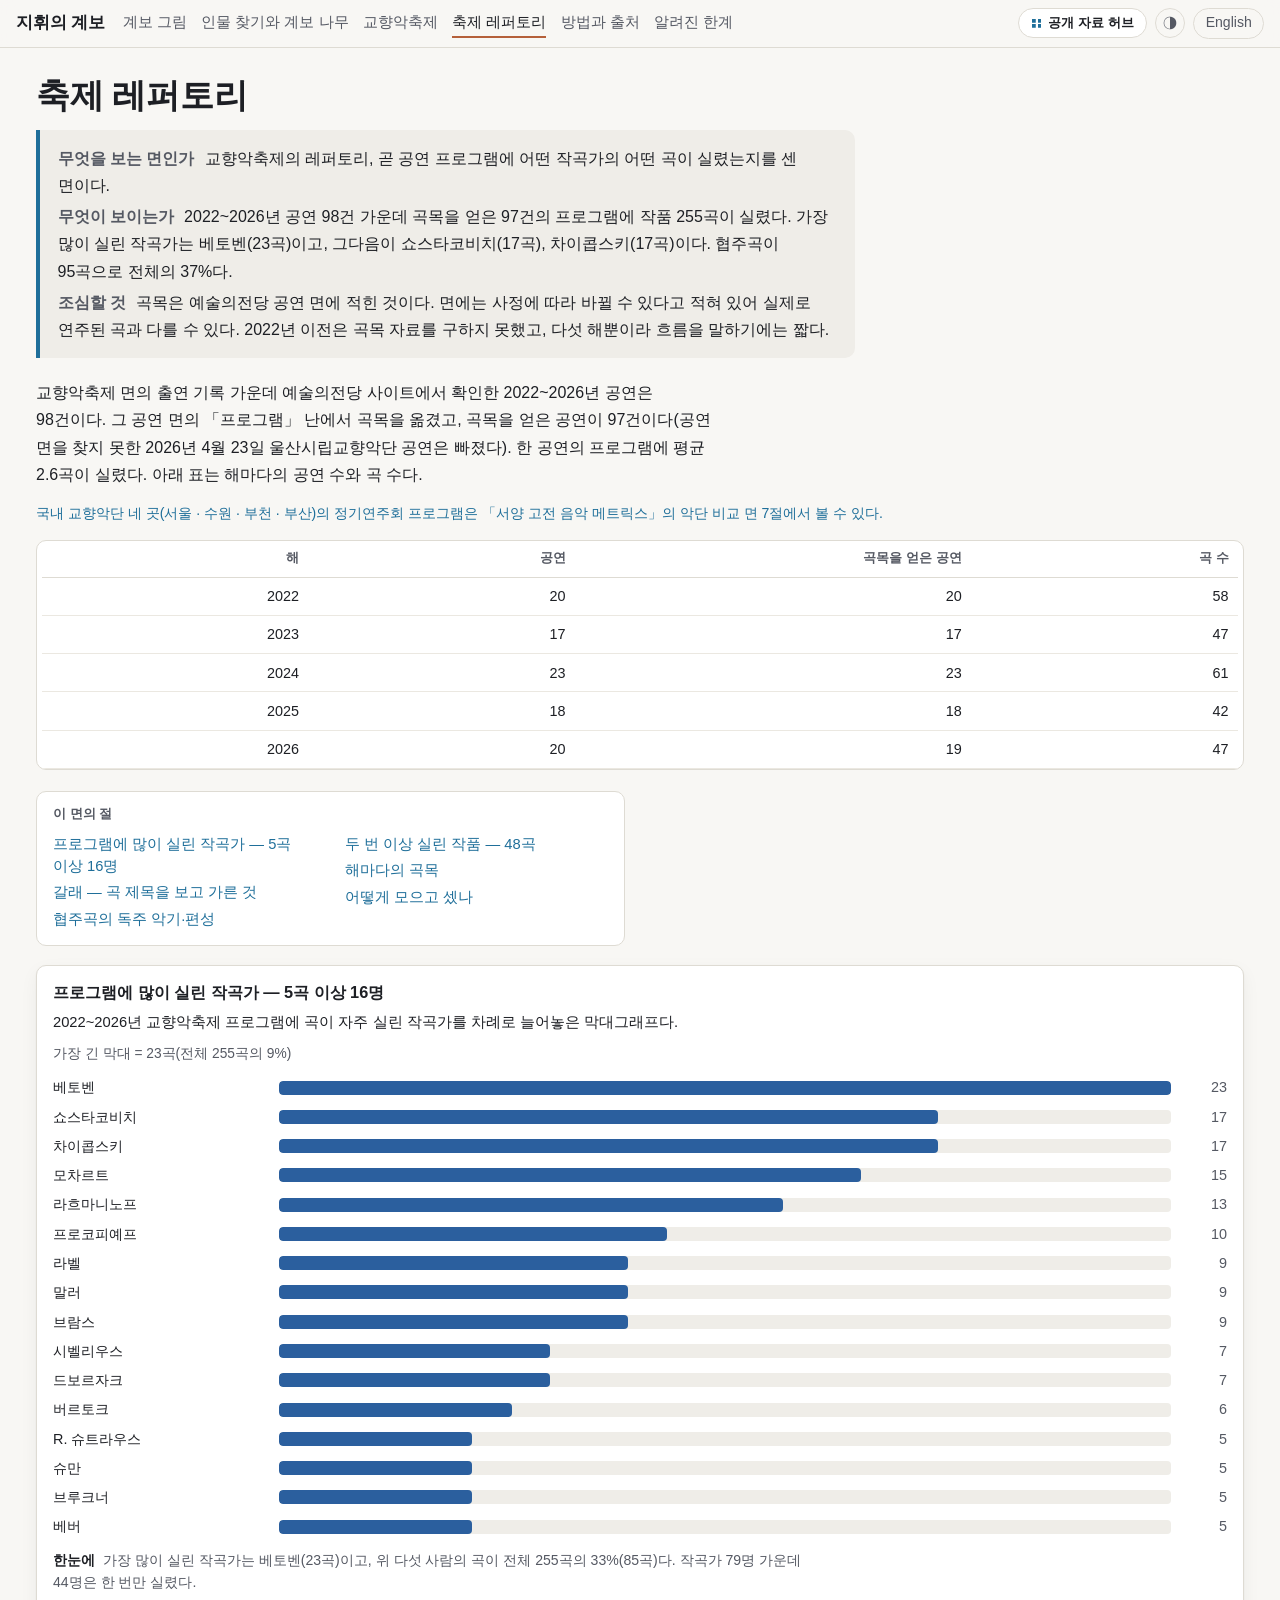
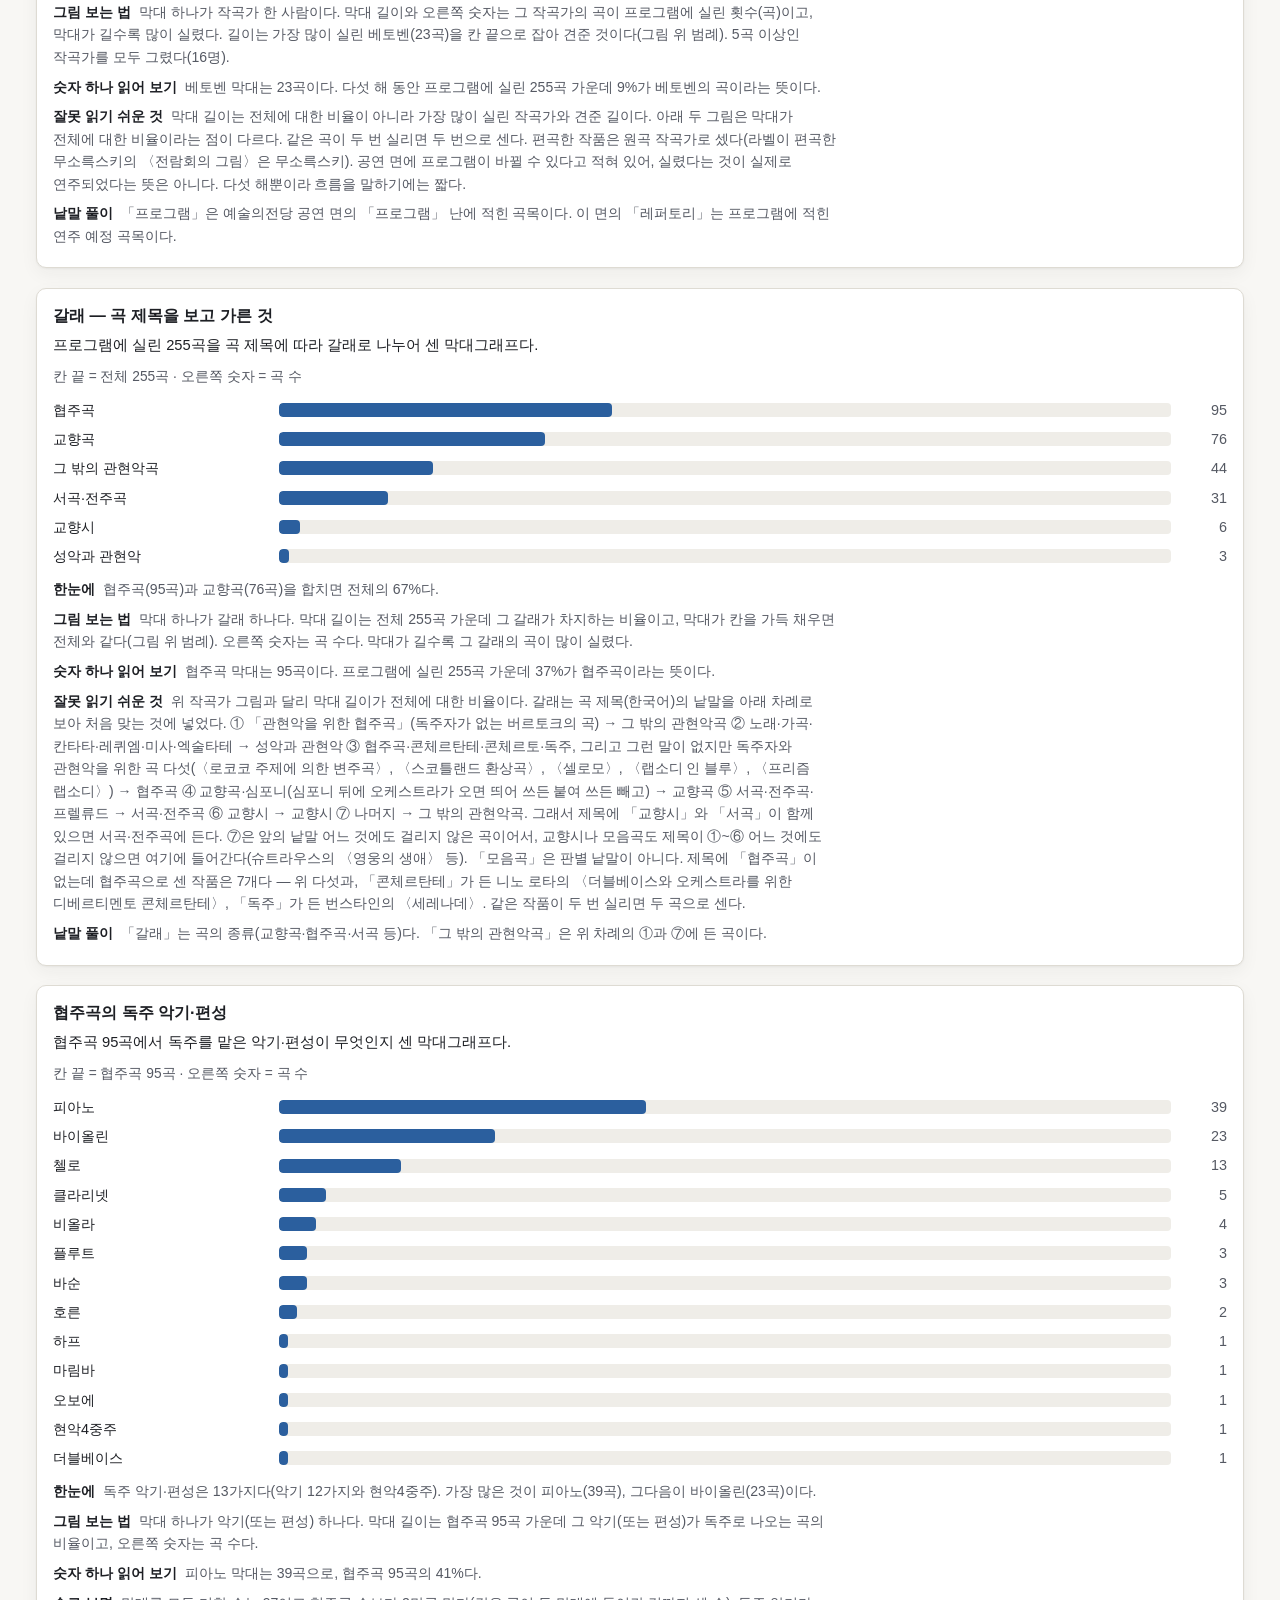
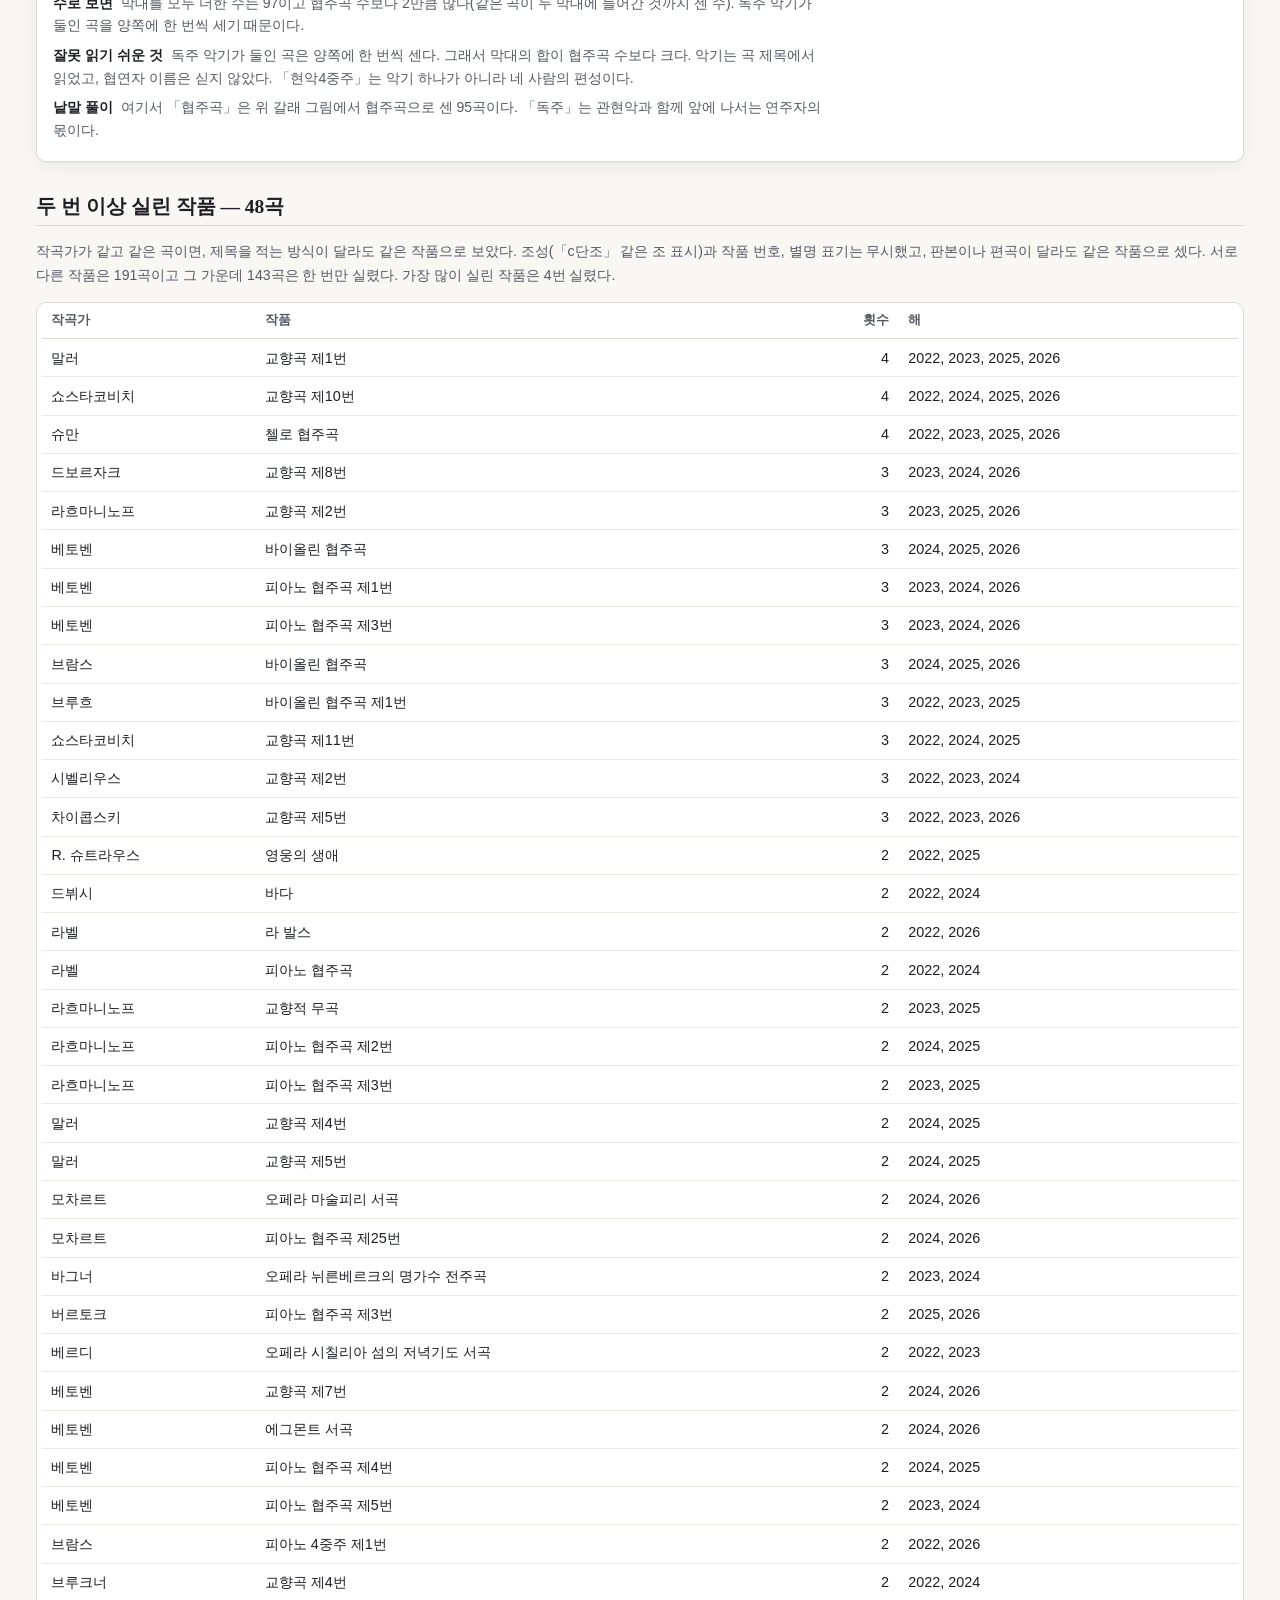
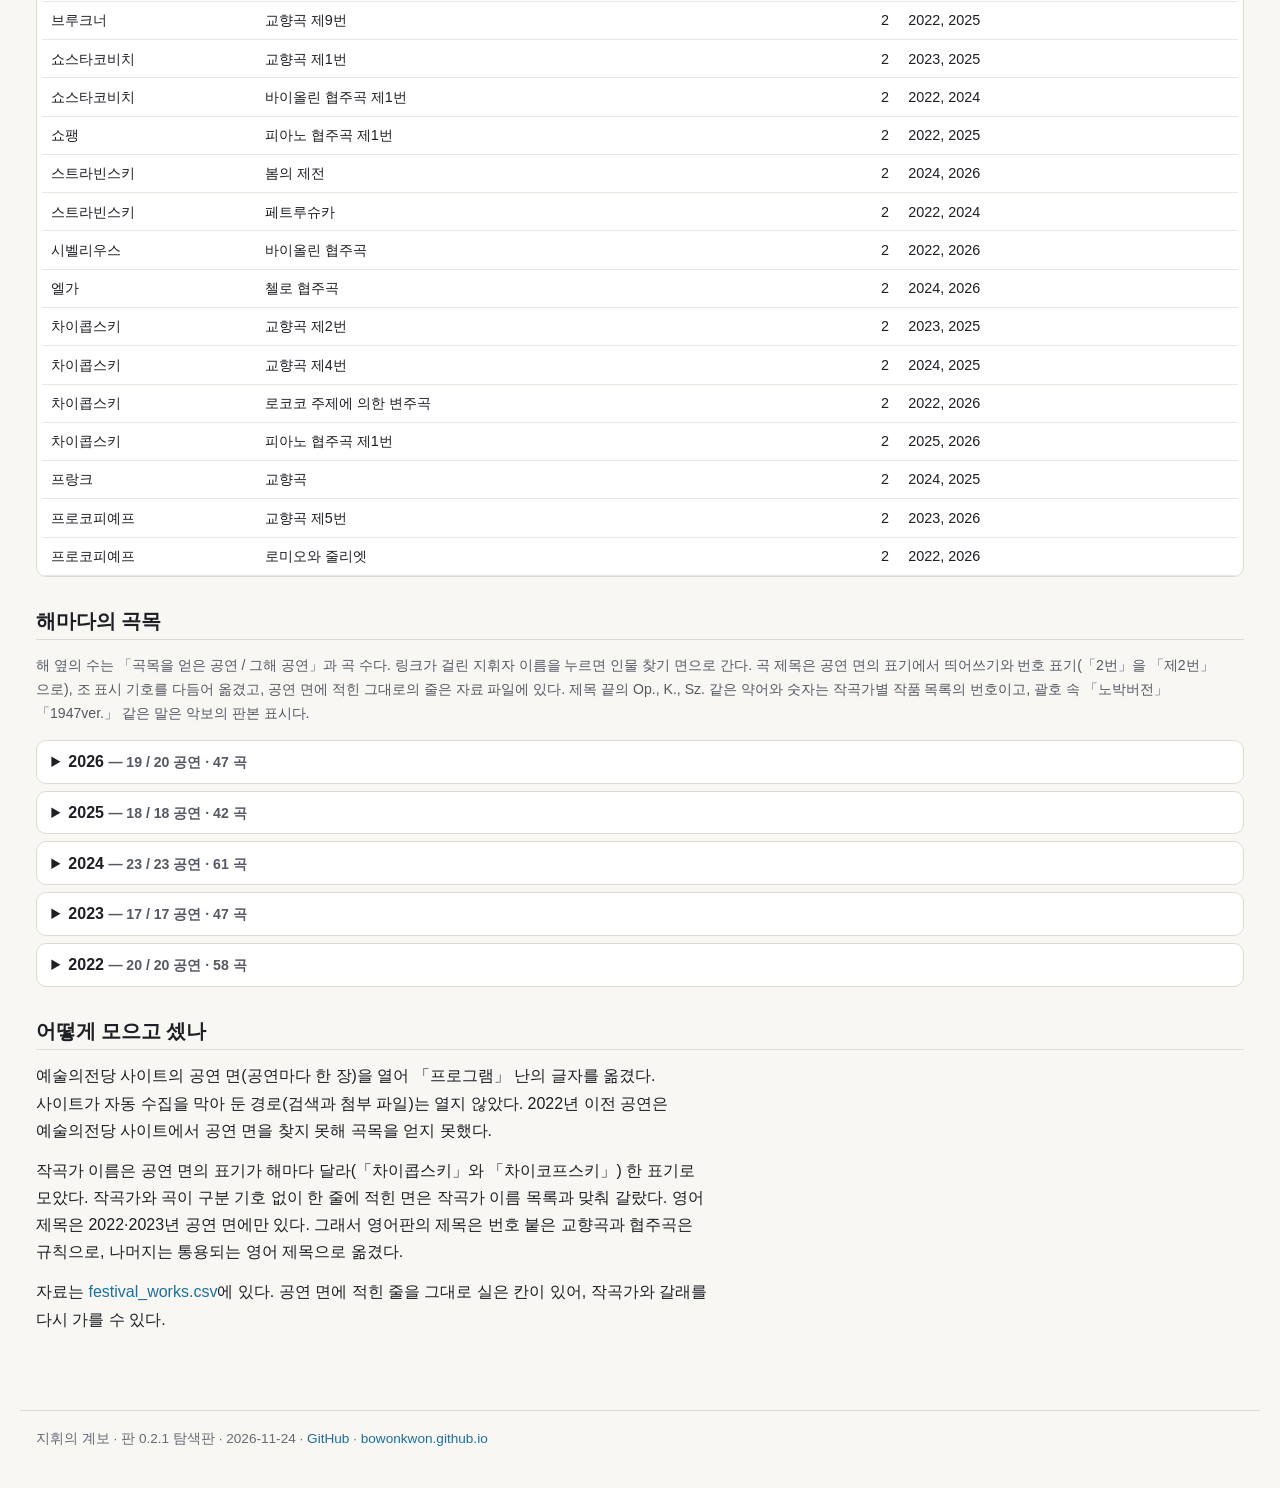
<file: docs/ko/repertoire.html>
<!DOCTYPE html>
<html lang="ko"><head><meta charset="utf-8"><meta name="viewport" content="width=device-width,initial-scale=1">
<title>축제 레퍼토리 — 지휘의 계보</title><meta name="description" content="지휘자가 누구에게 배웠고 누구 밑에서 부지휘자로 일했는지를 관계마다 출처와 함께 그린 탐색판. 사람 1,058명, 관계 952건.">
<script>(function(){var q=new URLSearchParams(location.search).get("theme");try{if(q==="light"||q==="dark"){localStorage.setItem("cl-theme",q)}else if(q==="auto"){localStorage.removeItem("cl-theme")}var v=localStorage.getItem("cl-theme");if(v)document.documentElement.setAttribute("data-theme",v)}catch(e){}})();</script>
<link rel="stylesheet" href="../assets/style.css">
</head><body>
<header><a class="brand" href="index.html">지휘의 계보</a><nav aria-label="면"><a href="index.html">계보 그림</a><a href="find.html">인물 찾기와 계보 나무</a><a href="festival.html">교향악축제</a><a href="repertoire.html" class=on aria-current=page>축제 레퍼토리</a><a href="method.html">방법과 출처</a><a href="limits.html">알려진 한계</a></nav>
<div class="right"><a class="hub" href="https://bowonkwon.github.io/">공개 자료 허브</a><button id="theme" class="theme" type="button" aria-label="밝게·어둡게">◑</button><a class="lang" href="../en/repertoire.html" lang="en">English</a></div></header>
<main>
<h1>축제 레퍼토리</h1>
<div class="sum" role="note"><p><b>무엇을 보는 면인가</b> 교향악축제의 레퍼토리, 곧 공연 프로그램에 어떤 작곡가의 어떤 곡이 실렸는지를 센 면이다.</p><p><b>무엇이 보이는가</b> 2022~2026년 공연 98건 가운데 곡목을 얻은 97건의 프로그램에 작품 255곡이 실렸다. 가장 많이 실린 작곡가는 베토벤(23곡)이고, 그다음이 쇼스타코비치(17곡), 차이콥스키(17곡)이다. 협주곡이 95곡으로 전체의 37%다.</p><p><b>조심할 것</b> 곡목은 예술의전당 공연 면에 적힌 것이다. 면에는 사정에 따라 바뀔 수 있다고 적혀 있어 실제로 연주된 곡과 다를 수 있다. 2022년 이전은 곡목 자료를 구하지 못했고, 다섯 해뿐이라 흐름을 말하기에는 짧다.</p></div>
<div class="prose"><p>교향악축제 면의 출연 기록 가운데 예술의전당 사이트에서 확인한 2022~2026년 공연은 98건이다. 그 공연 면의 「프로그램」 난에서 곡목을 옮겼고, 곡목을 얻은 공연이 97건이다(공연 면을 찾지 못한 2026년 4월 23일 울산시립교향악단 공연은 빠졌다). 한 공연의 프로그램에 평균 2.6곡이 실렸다. 아래 표는 해마다의 공연 수와 곡 수다.</p></div>
<p class="note"><a href="https://bowonkwon.github.io/Classical-Music-Metrics/ko/orchestras.html#kr">국내 교향악단 네 곳(서울 · 수원 · 부천 · 부산)의 정기연주회 프로그램은 「서양 고전 음악 메트릭스」의 악단 비교 면 7절에서 볼 수 있다.</a></p>
<div class="wrap tw"><table><thead><tr><th class="num">해</th><th class="num">공연</th><th class="num">곡목을 얻은 공연</th><th class="num">곡 수</th></tr></thead><tbody><tr><td class="num">2022</td><td class="num">20</td><td class="num">20</td><td class="num">58</td></tr><tr><td class="num">2023</td><td class="num">17</td><td class="num">17</td><td class="num">47</td></tr><tr><td class="num">2024</td><td class="num">23</td><td class="num">23</td><td class="num">61</td></tr><tr><td class="num">2025</td><td class="num">18</td><td class="num">18</td><td class="num">42</td></tr><tr><td class="num">2026</td><td class="num">20</td><td class="num">19</td><td class="num">47</td></tr></tbody></table></div>
<nav class="toc" id="toc" aria-label="이 면의 절"><b>이 면의 절</b><ul><li><a href="#composers">프로그램에 많이 실린 작곡가 — 5곡 이상 16명</a></li><li><a href="#kinds">갈래 — 곡 제목을 보고 가른 것</a></li><li><a href="#solo">협주곡의 독주 악기·편성</a></li><li><a href="#repeated">두 번 이상 실린 작품 — 48곡</a></li><li><a href="#years">해마다의 곡목</a></li><li><a href="#how">어떻게 모으고 셌나</a></li></ul></nav><figure><h2 class="figtitle" id="composers">프로그램에 많이 실린 작곡가 — 5곡 이상 16명<a class="hx" href="#composers" aria-label="‘프로그램에 많이 실린 작곡가 — 5곡 이상 16명’ 절로 바로 가는 링크">#</a></h2><p class="fi">2022~2026년 교향악축제 프로그램에 곡이 자주 실린 작곡가를 차례로 늘어놓은 막대그래프다.</p><ul class="legend"><li>가장 긴 막대 = 23곡(전체 255곡의 9%)</li></ul><div class="hbars"><div class="hb"><span class="hl">베토벤</span><span class="ht"><span class="hf" style="width:100.0%"></span></span><span class="hn">23</span></div><div class="hb"><span class="hl">쇼스타코비치</span><span class="ht"><span class="hf" style="width:73.9%"></span></span><span class="hn">17</span></div><div class="hb"><span class="hl">차이콥스키</span><span class="ht"><span class="hf" style="width:73.9%"></span></span><span class="hn">17</span></div><div class="hb"><span class="hl">모차르트</span><span class="ht"><span class="hf" style="width:65.2%"></span></span><span class="hn">15</span></div><div class="hb"><span class="hl">라흐마니노프</span><span class="ht"><span class="hf" style="width:56.5%"></span></span><span class="hn">13</span></div><div class="hb"><span class="hl">프로코피예프</span><span class="ht"><span class="hf" style="width:43.5%"></span></span><span class="hn">10</span></div><div class="hb"><span class="hl">라벨</span><span class="ht"><span class="hf" style="width:39.1%"></span></span><span class="hn">9</span></div><div class="hb"><span class="hl">말러</span><span class="ht"><span class="hf" style="width:39.1%"></span></span><span class="hn">9</span></div><div class="hb"><span class="hl">브람스</span><span class="ht"><span class="hf" style="width:39.1%"></span></span><span class="hn">9</span></div><div class="hb"><span class="hl">시벨리우스</span><span class="ht"><span class="hf" style="width:30.4%"></span></span><span class="hn">7</span></div><div class="hb"><span class="hl">드보르자크</span><span class="ht"><span class="hf" style="width:30.4%"></span></span><span class="hn">7</span></div><div class="hb"><span class="hl">버르토크</span><span class="ht"><span class="hf" style="width:26.1%"></span></span><span class="hn">6</span></div><div class="hb"><span class="hl">R. 슈트라우스</span><span class="ht"><span class="hf" style="width:21.7%"></span></span><span class="hn">5</span></div><div class="hb"><span class="hl">슈만</span><span class="ht"><span class="hf" style="width:21.7%"></span></span><span class="hn">5</span></div><div class="hb"><span class="hl">브루크너</span><span class="ht"><span class="hf" style="width:21.7%"></span></span><span class="hn">5</span></div><div class="hb"><span class="hl">베버</span><span class="ht"><span class="hf" style="width:21.7%"></span></span><span class="hn">5</span></div></div>
<figcaption><p class="cp"><b>한눈에</b> 가장 많이 실린 작곡가는 베토벤(23곡)이고, 위 다섯 사람의 곡이 전체 255곡의 33%(85곡)다. 작곡가 79명 가운데 44명은 한 번만 실렸다.</p><p class="cp"><b>그림 보는 법</b> 막대 하나가 작곡가 한 사람이다. 막대 길이와 오른쪽 숫자는 그 작곡가의 곡이 프로그램에 실린 횟수(곡)이고, 막대가 길수록 많이 실렸다. 길이는 가장 많이 실린 베토벤(23곡)을 칸 끝으로 잡아 견준 것이다(그림 위 범례). 5곡 이상인 작곡가를 모두 그렸다(16명).</p><p class="cp"><b>숫자 하나 읽어 보기</b> 베토벤 막대는 23곡이다. 다섯 해 동안 프로그램에 실린 255곡 가운데 9%가 베토벤의 곡이라는 뜻이다.</p><p class="cp"><b>잘못 읽기 쉬운 것</b> 막대 길이는 전체에 대한 비율이 아니라 가장 많이 실린 작곡가와 견준 길이다. 아래 두 그림은 막대가 전체에 대한 비율이라는 점이 다르다. 같은 곡이 두 번 실리면 두 번으로 센다. 편곡한 작품은 원곡 작곡가로 셌다(라벨이 편곡한 무소륵스키의 〈전람회의 그림〉은 무소륵스키). 공연 면에 프로그램이 바뀔 수 있다고 적혀 있어, 실렸다는 것이 실제로 연주되었다는 뜻은 아니다. 다섯 해뿐이라 흐름을 말하기에는 짧다.</p><p class="cp"><b>낱말 풀이</b> 「프로그램」은 예술의전당 공연 면의 「프로그램」 난에 적힌 곡목이다. 이 면의 「레퍼토리」는 프로그램에 적힌 연주 예정 곡목이다.</p></figcaption></figure>
<figure><h2 class="figtitle" id="kinds">갈래 — 곡 제목을 보고 가른 것<a class="hx" href="#kinds" aria-label="‘갈래 — 곡 제목을 보고 가른 것’ 절로 바로 가는 링크">#</a></h2><p class="fi">프로그램에 실린 255곡을 곡 제목에 따라 갈래로 나누어 센 막대그래프다.</p><ul class="legend"><li>칸 끝 = 전체 255곡 · 오른쪽 숫자 = 곡 수</li></ul><div class="hbars"><div class="hb"><span class="hl">협주곡</span><span class="ht"><span class="hf" style="width:37.3%"></span></span><span class="hn">95</span></div><div class="hb"><span class="hl">교향곡</span><span class="ht"><span class="hf" style="width:29.8%"></span></span><span class="hn">76</span></div><div class="hb"><span class="hl">그 밖의 관현악곡</span><span class="ht"><span class="hf" style="width:17.3%"></span></span><span class="hn">44</span></div><div class="hb"><span class="hl">서곡·전주곡</span><span class="ht"><span class="hf" style="width:12.2%"></span></span><span class="hn">31</span></div><div class="hb"><span class="hl">교향시</span><span class="ht"><span class="hf" style="width:2.4%"></span></span><span class="hn">6</span></div><div class="hb"><span class="hl">성악과 관현악</span><span class="ht"><span class="hf" style="width:1.2%"></span></span><span class="hn">3</span></div></div>
<figcaption><p class="cp"><b>한눈에</b> 협주곡(95곡)과 교향곡(76곡)을 합치면 전체의 67%다.</p><p class="cp"><b>그림 보는 법</b> 막대 하나가 갈래 하나다. 막대 길이는 전체 255곡 가운데 그 갈래가 차지하는 비율이고, 막대가 칸을 가득 채우면 전체와 같다(그림 위 범례). 오른쪽 숫자는 곡 수다. 막대가 길수록 그 갈래의 곡이 많이 실렸다.</p><p class="cp"><b>숫자 하나 읽어 보기</b> 협주곡 막대는 95곡이다. 프로그램에 실린 255곡 가운데 37%가 협주곡이라는 뜻이다.</p><p class="cp"><b>잘못 읽기 쉬운 것</b> 위 작곡가 그림과 달리 막대 길이가 전체에 대한 비율이다. 갈래는 곡 제목(한국어)의 낱말을 아래 차례로 보아 처음 맞는 것에 넣었다. ① 「관현악을 위한 협주곡」(독주자가 없는 버르토크의 곡) → 그 밖의 관현악곡 ② 노래·가곡·칸타타·레퀴엠·미사·엑술타테 → 성악과 관현악 ③ 협주곡·콘체르탄테·콘체르토·독주, 그리고 그런 말이 없지만 독주자와 관현악을 위한 곡 다섯(〈로코코 주제에 의한 변주곡〉, 〈스코틀랜드 환상곡〉, 〈셀로모〉, 〈랩소디 인 블루〉, 〈프리즘 랩소디〉) → 협주곡 ④ 교향곡·심포니(심포니 뒤에 오케스트라가 오면 띄어 쓰든 붙여 쓰든 빼고) → 교향곡 ⑤ 서곡·전주곡·프렐류드 → 서곡·전주곡 ⑥ 교향시 → 교향시 ⑦ 나머지 → 그 밖의 관현악곡. 그래서 제목에 「교향시」와 「서곡」이 함께 있으면 서곡·전주곡에 든다. ⑦은 앞의 낱말 어느 것에도 걸리지 않은 곡이어서, 교향시나 모음곡도 제목이 ①~⑥ 어느 것에도 걸리지 않으면 여기에 들어간다(슈트라우스의 〈영웅의 생애〉 등). 「모음곡」은 판별 낱말이 아니다. 제목에 「협주곡」이 없는데 협주곡으로 센 작품은 7개다 — 위 다섯과, 「콘체르탄테」가 든 니노 로타의 〈더블베이스와 오케스트라를 위한 디베르티멘토 콘체르탄테〉, 「독주」가 든 번스타인의 〈세레나데〉. 같은 작품이 두 번 실리면 두 곡으로 센다.</p><p class="cp"><b>낱말 풀이</b> 「갈래」는 곡의 종류(교향곡·협주곡·서곡 등)다. 「그 밖의 관현악곡」은 위 차례의 ①과 ⑦에 든 곡이다.</p></figcaption></figure>
<figure><h2 class="figtitle" id="solo">협주곡의 독주 악기·편성<a class="hx" href="#solo" aria-label="‘협주곡의 독주 악기·편성’ 절로 바로 가는 링크">#</a></h2><p class="fi">협주곡 95곡에서 독주를 맡은 악기·편성이 무엇인지 센 막대그래프다.</p><ul class="legend"><li>칸 끝 = 협주곡 95곡 · 오른쪽 숫자 = 곡 수</li></ul><div class="hbars"><div class="hb"><span class="hl">피아노</span><span class="ht"><span class="hf" style="width:41.1%"></span></span><span class="hn">39</span></div><div class="hb"><span class="hl">바이올린</span><span class="ht"><span class="hf" style="width:24.2%"></span></span><span class="hn">23</span></div><div class="hb"><span class="hl">첼로</span><span class="ht"><span class="hf" style="width:13.7%"></span></span><span class="hn">13</span></div><div class="hb"><span class="hl">클라리넷</span><span class="ht"><span class="hf" style="width:5.3%"></span></span><span class="hn">5</span></div><div class="hb"><span class="hl">비올라</span><span class="ht"><span class="hf" style="width:4.2%"></span></span><span class="hn">4</span></div><div class="hb"><span class="hl">플루트</span><span class="ht"><span class="hf" style="width:3.2%"></span></span><span class="hn">3</span></div><div class="hb"><span class="hl">바순</span><span class="ht"><span class="hf" style="width:3.2%"></span></span><span class="hn">3</span></div><div class="hb"><span class="hl">호른</span><span class="ht"><span class="hf" style="width:2.1%"></span></span><span class="hn">2</span></div><div class="hb"><span class="hl">하프</span><span class="ht"><span class="hf" style="width:1.1%"></span></span><span class="hn">1</span></div><div class="hb"><span class="hl">마림바</span><span class="ht"><span class="hf" style="width:1.1%"></span></span><span class="hn">1</span></div><div class="hb"><span class="hl">오보에</span><span class="ht"><span class="hf" style="width:1.1%"></span></span><span class="hn">1</span></div><div class="hb"><span class="hl">현악4중주</span><span class="ht"><span class="hf" style="width:1.1%"></span></span><span class="hn">1</span></div><div class="hb"><span class="hl">더블베이스</span><span class="ht"><span class="hf" style="width:1.1%"></span></span><span class="hn">1</span></div></div>
<figcaption><p class="cp"><b>한눈에</b> 독주 악기·편성은 13가지다(악기 12가지와 현악4중주). 가장 많은 것이 피아노(39곡), 그다음이 바이올린(23곡)이다.</p><p class="cp"><b>그림 보는 법</b> 막대 하나가 악기(또는 편성) 하나다. 막대 길이는 협주곡 95곡 가운데 그 악기(또는 편성)가 독주로 나오는 곡의 비율이고, 오른쪽 숫자는 곡 수다.</p><p class="cp"><b>숫자 하나 읽어 보기</b> 피아노 막대는 39곡으로, 협주곡 95곡의 41%다.</p><p class="cp"><b>수로 보면</b> 막대를 모두 더한 수는 97이고 협주곡 수보다 2만큼 많다(같은 곡이 두 막대에 들어간 것까지 센 수). 독주 악기가 둘인 곡을 양쪽에 한 번씩 세기 때문이다.</p><p class="cp"><b>잘못 읽기 쉬운 것</b> 독주 악기가 둘인 곡은 양쪽에 한 번씩 센다. 그래서 막대의 합이 협주곡 수보다 크다. 악기는 곡 제목에서 읽었고, 협연자 이름은 싣지 않았다. 「현악4중주」는 악기 하나가 아니라 네 사람의 편성이다.</p><p class="cp"><b>낱말 풀이</b> 여기서 「협주곡」은 위 갈래 그림에서 협주곡으로 센 95곡이다. 「독주」는 관현악과 함께 앞에 나서는 연주자의 몫이다.</p></figcaption></figure>
<h2 id="repeated">두 번 이상 실린 작품 — 48곡<a class="hx" href="#repeated" aria-label="‘두 번 이상 실린 작품 — 48곡’ 절로 바로 가는 링크">#</a></h2><p class="note">작곡가가 같고 같은 곡이면, 제목을 적는 방식이 달라도 같은 작품으로 보았다. 조성(「c단조」 같은 조 표시)과 작품 번호, 별명 표기는 무시했고, 판본이나 편곡이 달라도 같은 작품으로 셌다. 서로 다른 작품은 191곡이고 그 가운데 143곡은 한 번만 실렸다. 가장 많이 실린 작품은 4번 실렸다.</p>
<div class="wrap tw"><table><thead><tr><th>작곡가</th><th>작품</th><th class="num">횟수</th><th>해</th></tr></thead><tbody><tr><td>말러</td><td>교향곡 제1번</td><td class="num">4</td><td>2022, 2023, 2025, 2026</td></tr><tr><td>쇼스타코비치</td><td>교향곡 제10번</td><td class="num">4</td><td>2022, 2024, 2025, 2026</td></tr><tr><td>슈만</td><td>첼로 협주곡</td><td class="num">4</td><td>2022, 2023, 2025, 2026</td></tr><tr><td>드보르자크</td><td>교향곡 제8번</td><td class="num">3</td><td>2023, 2024, 2026</td></tr><tr><td>라흐마니노프</td><td>교향곡 제2번</td><td class="num">3</td><td>2023, 2025, 2026</td></tr><tr><td>베토벤</td><td>바이올린 협주곡</td><td class="num">3</td><td>2024, 2025, 2026</td></tr><tr><td>베토벤</td><td>피아노 협주곡 제1번</td><td class="num">3</td><td>2023, 2024, 2026</td></tr><tr><td>베토벤</td><td>피아노 협주곡 제3번</td><td class="num">3</td><td>2023, 2024, 2026</td></tr><tr><td>브람스</td><td>바이올린 협주곡</td><td class="num">3</td><td>2024, 2025, 2026</td></tr><tr><td>브루흐</td><td>바이올린 협주곡 제1번</td><td class="num">3</td><td>2022, 2023, 2025</td></tr><tr><td>쇼스타코비치</td><td>교향곡 제11번</td><td class="num">3</td><td>2022, 2024, 2025</td></tr><tr><td>시벨리우스</td><td>교향곡 제2번</td><td class="num">3</td><td>2022, 2023, 2024</td></tr><tr><td>차이콥스키</td><td>교향곡 제5번</td><td class="num">3</td><td>2022, 2023, 2026</td></tr><tr><td>R. 슈트라우스</td><td>영웅의 생애</td><td class="num">2</td><td>2022, 2025</td></tr><tr><td>드뷔시</td><td>바다</td><td class="num">2</td><td>2022, 2024</td></tr><tr><td>라벨</td><td>라 발스</td><td class="num">2</td><td>2022, 2026</td></tr><tr><td>라벨</td><td>피아노 협주곡</td><td class="num">2</td><td>2022, 2024</td></tr><tr><td>라흐마니노프</td><td>교향적 무곡</td><td class="num">2</td><td>2023, 2025</td></tr><tr><td>라흐마니노프</td><td>피아노 협주곡 제2번</td><td class="num">2</td><td>2024, 2025</td></tr><tr><td>라흐마니노프</td><td>피아노 협주곡 제3번</td><td class="num">2</td><td>2023, 2025</td></tr><tr><td>말러</td><td>교향곡 제4번</td><td class="num">2</td><td>2024, 2025</td></tr><tr><td>말러</td><td>교향곡 제5번</td><td class="num">2</td><td>2024, 2025</td></tr><tr><td>모차르트</td><td>오페라 마술피리 서곡</td><td class="num">2</td><td>2024, 2026</td></tr><tr><td>모차르트</td><td>피아노 협주곡 제25번</td><td class="num">2</td><td>2024, 2026</td></tr><tr><td>바그너</td><td>오페라 뉘른베르크의 명가수 전주곡</td><td class="num">2</td><td>2023, 2024</td></tr><tr><td>버르토크</td><td>피아노 협주곡 제3번</td><td class="num">2</td><td>2025, 2026</td></tr><tr><td>베르디</td><td>오페라 시칠리아 섬의 저녁기도 서곡</td><td class="num">2</td><td>2022, 2023</td></tr><tr><td>베토벤</td><td>교향곡 제7번</td><td class="num">2</td><td>2024, 2026</td></tr><tr><td>베토벤</td><td>에그몬트 서곡</td><td class="num">2</td><td>2024, 2026</td></tr><tr><td>베토벤</td><td>피아노 협주곡 제4번</td><td class="num">2</td><td>2024, 2025</td></tr><tr><td>베토벤</td><td>피아노 협주곡 제5번</td><td class="num">2</td><td>2023, 2024</td></tr><tr><td>브람스</td><td>피아노 4중주 제1번</td><td class="num">2</td><td>2022, 2026</td></tr><tr><td>브루크너</td><td>교향곡 제4번</td><td class="num">2</td><td>2022, 2024</td></tr><tr><td>브루크너</td><td>교향곡 제9번</td><td class="num">2</td><td>2022, 2025</td></tr><tr><td>쇼스타코비치</td><td>교향곡 제1번</td><td class="num">2</td><td>2023, 2025</td></tr><tr><td>쇼스타코비치</td><td>바이올린 협주곡 제1번</td><td class="num">2</td><td>2022, 2024</td></tr><tr><td>쇼팽</td><td>피아노 협주곡 제1번</td><td class="num">2</td><td>2022, 2025</td></tr><tr><td>스트라빈스키</td><td>봄의 제전</td><td class="num">2</td><td>2024, 2026</td></tr><tr><td>스트라빈스키</td><td>페트루슈카</td><td class="num">2</td><td>2022, 2024</td></tr><tr><td>시벨리우스</td><td>바이올린 협주곡</td><td class="num">2</td><td>2022, 2026</td></tr><tr><td>엘가</td><td>첼로 협주곡</td><td class="num">2</td><td>2024, 2026</td></tr><tr><td>차이콥스키</td><td>교향곡 제2번</td><td class="num">2</td><td>2023, 2025</td></tr><tr><td>차이콥스키</td><td>교향곡 제4번</td><td class="num">2</td><td>2024, 2025</td></tr><tr><td>차이콥스키</td><td>로코코 주제에 의한 변주곡</td><td class="num">2</td><td>2022, 2026</td></tr><tr><td>차이콥스키</td><td>피아노 협주곡 제1번</td><td class="num">2</td><td>2025, 2026</td></tr><tr><td>프랑크</td><td>교향곡</td><td class="num">2</td><td>2024, 2025</td></tr><tr><td>프로코피예프</td><td>교향곡 제5번</td><td class="num">2</td><td>2023, 2026</td></tr><tr><td>프로코피예프</td><td>로미오와 줄리엣</td><td class="num">2</td><td>2022, 2026</td></tr></tbody></table></div>
<h2 id="years">해마다의 곡목<a class="hx" href="#years" aria-label="‘해마다의 곡목’ 절로 바로 가는 링크">#</a></h2><p class="note">해 옆의 수는 「곡목을 얻은 공연 / 그해 공연」과 곡 수다. 링크가 걸린 지휘자 이름을 누르면 인물 찾기 면으로 간다. 곡 제목은 공연 면의 표기에서 띄어쓰기와 번호 표기(「2번」을 「제2번」으로), 조 표시 기호를 다듬어 옮겼고, 공연 면에 적힌 그대로의 줄은 자료 파일에 있다. 제목 끝의 Op., K., Sz. 같은 약어와 숫자는 작곡가별 작품 목록의 번호이고, 괄호 속 「노박버전」 「1947ver.」 같은 말은 악보의 판본 표시다.</p><details><summary>2026 <span class="note">— 19 / 20 공연 · 47 곡</span></summary><div class="wrap tw"><table><thead><tr><th>날짜</th><th>악단 · 지휘</th><th>곡목</th></tr></thead><tbody><tr><td class="num">04-01</td><td>국립심포니오케스트라<br><span class="note">로베르토 아바도</span></td><td><ul class="plain"><li>그레이스 앤 리 — 호랑이의 파이프 &#x27;호랑이 담배 피던 시절&#x27;</li><li>버르토크 — 피아노 협주곡 제3번 Sz.119</li><li>말러 — 교향곡 제1번 D장조 &#x27;거인&#x27;</li></ul><a class="note" href="https://www.sac.or.kr/site/main/show/show_view?SN=74081">예술의전당 공연 면</a></td></tr><tr><td class="num">04-02</td><td>수원시립교향악단<br><span class="note"><a href="find.html#P0402">최희준</a></span></td><td><ul class="plain"><li>모차르트 — 오페라 &lt;마술피리&gt; 서곡</li><li>슈타미츠 — 비올라 협주곡 D장조 Op.1</li><li>쇼스타코비치 — 교향곡 제10번 e단조 Op.93</li></ul><a class="note" href="https://www.sac.or.kr/site/main/show/show_view?SN=74080">예술의전당 공연 면</a></td></tr><tr><td class="num">04-03</td><td>부산시립교향악단<br><span class="note"><a href="find.html#P0433">홍석원</a></span></td><td><ul class="plain"><li>시벨리우스 — 바이올린 협주곡 d단조 Op.47</li><li>브람스 — 피아노 4중주 제1번 g단조 Op.25 (아놀드 쇤베르크 관현악 편곡)</li></ul><a class="note" href="https://www.sac.or.kr/site/main/show/show_view?SN=74079">예술의전당 공연 면</a></td></tr><tr><td class="num">04-04</td><td>인천시립교향악단<br><span class="note"><a href="find.html#P0460">최수열</a></span></td><td><ul class="plain"><li>에드가 바레즈 — 튜닝 업</li><li>베토벤 — 피아노 협주곡 제1번 C장조 Op.15</li><li>스트라빈스키 — 봄의 제전</li></ul><a class="note" href="https://www.sac.or.kr/site/main/show/show_view?SN=74078">예술의전당 공연 면</a></td></tr><tr><td class="num">04-05</td><td>부천필하모닉오케스트라<br><span class="note"><a href="find.html#P0554">아드리앙 페뤼숑</a></span></td><td><ul class="plain"><li>번스타인 — 플라톤의 ‘향연’에 따른 바이올린 독주, 현악, 하프, 타악기를 위한 세레나데</li><li>프로코피예프 — 로미오와 줄리엣 (발췌)</li></ul><a class="note" href="https://www.sac.or.kr/site/main/show/show_view?SN=74077">예술의전당 공연 면</a></td></tr><tr><td class="num">04-07</td><td>베르비에 페스티벌 체임버 오케스트라<br><span class="note">가보르 터카치-너지</span></td><td><ul class="plain"><li>모차르트 — 교향곡 제40번 g단조 K.550</li><li>베토벤 — 피아노 협주곡 제3번 c단조 Op.37</li><li>베토벤 — 교향곡 제7번 A장조 Op.92</li></ul><a class="note" href="https://www.sac.or.kr/site/main/show/show_view?SN=74076">예술의전당 공연 면</a></td></tr><tr><td class="num">04-08</td><td>포항시립교향악단<br><span class="note"><a href="find.html#P0410">차웅</a></span></td><td><ul class="plain"><li>파가니니 — 바이올린 협주곡 제1번 D장조 Op.6</li><li>드보르자크 — 교향곡 제8번 G장조 Op.88</li></ul><a class="note" href="https://www.sac.or.kr/site/main/show/show_view?SN=74075">예술의전당 공연 면</a></td></tr><tr><td class="num">04-09</td><td>서울시립교향악단<br><span class="note">얍 판 츠베덴</span></td><td><ul class="plain"><li>모차르트 — 클라리넷 협주곡 A장조 K.622</li><li>차이콥스키 — 교향곡 제5번 e단조 Op.64</li></ul><a class="note" href="https://www.sac.or.kr/site/main/show/show_view?SN=74074">예술의전당 공연 면</a></td></tr><tr><td class="num">04-10</td><td>대구시립교향악단<br><span class="note"><a href="find.html#P0483">백진현</a></span></td><td><ul class="plain"><li>프로코피예프 — 오페라 “전쟁과 평화” Op.91 서곡</li><li>모차르트 — 피아노 협주곡 제25번 C장조 K.503</li><li>프로코피예프 — 교향곡 제5번 B♭장조 Op.100</li></ul><a class="note" href="https://www.sac.or.kr/site/main/show/show_view?SN=74073">예술의전당 공연 면</a></td></tr><tr><td class="num">04-11</td><td>대전시립교향악단<br><span class="note"><a href="find.html#P0409">여자경</a></span></td><td><ul class="plain"><li>그리그 — 피아노 협주곡 a단조 Op.16</li><li>홀스트 — 행성</li></ul><a class="note" href="https://www.sac.or.kr/site/main/show/show_view?SN=74072">예술의전당 공연 면</a></td></tr><tr><td class="num">04-12</td><td>광주시립교향악단<br><span class="note"><a href="find.html#P0489">이병욱</a></span></td><td><ul class="plain"><li>알반 베르크 — 7개의 초기 가곡</li><li>쇼스타코비치 — 교향곡 제7번 C장조 op.60 &#x27;레닌그라드&#x27;</li></ul><a class="note" href="https://www.sac.or.kr/site/main/show/show_view?SN=74071">예술의전당 공연 면</a></td></tr><tr><td class="num">04-14</td><td>제주특별자치도립 제주교향악단<br><span class="note"><a href="find.html#P0418">박승유</a></span></td><td><ul class="plain"><li>베토벤 — 레오노레 서곡 제3번 Op.72b</li><li>슈만 — 첼로 협주곡 a단조 Op.129</li><li>바인가르트너 — 교향곡 제2번 E♭장조 Op.29</li></ul><a class="note" href="https://www.sac.or.kr/site/main/show/show_view?SN=74070">예술의전당 공연 면</a></td></tr><tr><td class="num">04-15</td><td>군산시립교향악단<br><span class="note"><a href="find.html#P0471">이명근</a></span></td><td><ul class="plain"><li>라벨 — 라 발스</li><li>차이콥스키 — 로코코 주제에 의한 변주곡 Op.33</li><li>차이콥스키 — 만프레드 교향곡 Op.58</li></ul><a class="note" href="https://www.sac.or.kr/site/main/show/show_view?SN=74069">예술의전당 공연 면</a></td></tr><tr><td class="num">04-16</td><td>원주시립교향악단<br><span class="note"><a href="find.html#P0494">정주영</a></span></td><td><ul class="plain"><li>베토벤 — 에그몬트 서곡</li><li>프로코피예프 — 피아노 협주곡 제2번 g단조 Op.16</li><li>베토벤 — 교향곡 제3번 E♭장조 Op.55</li></ul><a class="note" href="https://www.sac.or.kr/site/main/show/show_view?SN=74068">예술의전당 공연 면</a></td></tr><tr><td class="num">04-17</td><td>창원시립교향악단<br><span class="note"><a href="find.html#P0498">김건</a></span></td><td><ul class="plain"><li>브람스 — 바이올린 협주곡 D장조 Op.77</li><li>라흐마니노프 — 교향곡 제3번 a단조 Op.44</li></ul><a class="note" href="https://www.sac.or.kr/site/main/show/show_view?SN=74067">예술의전당 공연 면</a></td></tr><tr><td class="num">04-18</td><td>경기필하모닉오케스트라<br><span class="note"><a href="find.html#P0515">홀리 최</a></span></td><td><ul class="plain"><li>엘가 — 첼로 협주곡 e단조 Op.85</li><li>라흐마니노프 — 교향곡 제2번 e단조 Op.27</li></ul><a class="note" href="https://www.sac.or.kr/site/main/show/show_view?SN=74066">예술의전당 공연 면</a></td></tr><tr><td class="num">04-19</td><td>춘천시립교향악단<br><span class="note"><a href="find.html#P0484">송유진</a></span></td><td><ul class="plain"><li>베토벤 — 바이올린 협주곡 D장조 Op.61</li><li>드보르자크 — 교향곡 제7번 d단조 Op.70</li></ul><a class="note" href="https://www.sac.or.kr/site/main/show/show_view?SN=74065">예술의전당 공연 면</a></td></tr><tr><td class="num">04-21</td><td>공주시충남교향악단<br><span class="note"><a href="find.html#P0474">정나라</a></span></td><td><ul class="plain"><li>모차르트 — 호른 협주곡 제4번</li><li>버르토크 — 관현악을 위한 협주곡</li></ul><a class="note" href="https://www.sac.or.kr/site/main/show/show_view?SN=74064">예술의전당 공연 면</a></td></tr><tr><td class="num">04-22</td><td>KBS교향악단<br><span class="note"><a href="find.html#P0390">김대진</a></span></td><td><ul class="plain"><li>차이콥스키 — 슬라브 행진곡 Op.31</li><li>차이콥스키 — 피아노 협주곡 제1번 b♭단조 Op.23</li><li>차이콥스키 — 교향곡 제6번 b단조 Op.74 ‘비창’</li></ul><a class="note" href="https://www.sac.or.kr/site/main/show/show_view?SN=74063">예술의전당 공연 면</a></td></tr></tbody></table></div></details><details><summary>2025 <span class="note">— 18 / 18 공연 · 42 곡</span></summary><div class="wrap tw"><table><thead><tr><th>날짜</th><th>악단 · 지휘</th><th>곡목</th></tr></thead><tbody><tr><td class="num">04-01</td><td>창원시립교향악단<br><span class="note"><a href="find.html#P0498">김건</a></span></td><td><ul class="plain"><li>라벨 — 왼손을 위한 피아노 협주곡 D장조 M.82</li><li>쇼스타코비치 — 교향곡 제10번 e단조 Op.93</li></ul><a class="note" href="https://www.sac.or.kr/site/main/show/show_view?SN=66271">예술의전당 공연 면</a></td></tr><tr><td class="num">04-02</td><td>인천시립교향악단<br><span class="note"><a href="find.html#P0513">정한결</a></span></td><td><ul class="plain"><li>무소륵스키 — 민둥산에서 하룻밤 (림스키코르사코프 편곡)</li><li>이베르 — 플루트 협주곡</li><li>무소륵스키 — 전람회의 그림 (라벨 편곡)</li></ul><a class="note" href="https://www.sac.or.kr/site/main/show/show_view?SN=66270">예술의전당 공연 면</a></td></tr><tr><td class="num">04-03</td><td>광주시립교향악단<br><span class="note"><a href="find.html#P0489">이병욱</a></span></td><td><ul class="plain"><li>드뷔시 — 달빛</li><li>드보르자크 — 첼로 협주곡 b단조 Op.104</li><li>프랑크 — 교향곡</li></ul><a class="note" href="https://www.sac.or.kr/site/main/show/show_view?SN=66269">예술의전당 공연 면</a></td></tr><tr><td class="num">04-04</td><td>수원시립교향악단<br><span class="note"><a href="find.html#P0402">최희준</a></span></td><td><ul class="plain"><li>브람스 — 바이올린 협주곡 D장조 Op.77</li><li>브람스 — 교향곡 제4번 e단조 Op.98</li></ul><a class="note" href="https://www.sac.or.kr/site/main/show/show_view?SN=66268">예술의전당 공연 면</a></td></tr><tr><td class="num">04-05</td><td>강릉시립교향악단<br><span class="note"><a href="find.html#P0430">정민</a></span></td><td><ul class="plain"><li>차이콥스키 — 피아노 협주곡 제1번 bb단조 Op.23</li><li>차이콥스키 — 교향곡 제2번 c단조 Op.17</li></ul><a class="note" href="https://www.sac.or.kr/site/main/show/show_view?SN=66267">예술의전당 공연 면</a></td></tr><tr><td class="num">04-06</td><td>KBS교향악단<br><span class="note"><a href="find.html#P0553">일란 볼코프</a></span></td><td><ul class="plain"><li>모차르트 — 바이올린 협주곡 제5번 A장조 K.219 &#x27;터키풍으로&#x27;</li><li>라흐마니노프 — 교향곡 제2번 e단조 Op.27</li></ul><a class="note" href="https://www.sac.or.kr/site/main/show/show_view?SN=66266">예술의전당 공연 면</a></td></tr><tr><td class="num">04-08</td><td>강남심포니오케스트라<br><span class="note"><a href="find.html#P0501">데이비드 이</a></span></td><td><ul class="plain"><li>베토벤 — 피아노 협주곡 제4번 G장조 Op.58</li><li>말러 — 교향곡 제1번 D장조 &quot;거인&quot;</li></ul><a class="note" href="https://www.sac.or.kr/site/main/show/show_view?SN=66265">예술의전당 공연 면</a></td></tr><tr><td class="num">04-09</td><td>청주시립교향악단<br><span class="note"><a href="find.html#P0414">김경희</a></span></td><td><ul class="plain"><li>닐센 — &lt;가면무도회&gt; 서곡</li><li>마르티누 — 비올라와 오케스트라를 위한 랩소디 협주곡 H.337</li><li>쇼스타코비치 — 교향곡 제1번 f단조 Op.10</li></ul><a class="note" href="https://www.sac.or.kr/site/main/show/show_view?SN=66264">예술의전당 공연 면</a></td></tr><tr><td class="num">04-10</td><td>국립심포니오케스트라<br><span class="note"><a href="find.html#P0411">윤한결</a></span></td><td><ul class="plain"><li>라흐마니노프 — 피아노 협주곡 제2번 c단조 Op.18</li><li>차이콥스키 — 교향곡 제4번 f단조 Op.36</li></ul><a class="note" href="https://www.sac.or.kr/site/main/show/show_view?SN=66263">예술의전당 공연 면</a></td></tr><tr><td class="num">04-11</td><td>부천필하모닉오케스트라<br><span class="note"><a href="find.html#P0554">아드리앙 페뤼숑</a></span></td><td><ul class="plain"><li>라벨 — 세헤라자데: 요정 서곡 서곡 M.17</li><li>브루흐 — 바이올린 협주곡 제1번 g단조 Op.26</li><li>림스키코르사코프 — 세헤라자데 Op.35</li></ul><a class="note" href="https://www.sac.or.kr/site/main/show/show_view?SN=66262">예술의전당 공연 면</a></td></tr><tr><td class="num">04-12</td><td>대전시립교향악단<br><span class="note"><a href="find.html#P0409">여자경</a></span></td><td><ul class="plain"><li>베토벤 — 바이올린 협주곡 D장조 Op.61</li><li>쇼스타코비치 — 교향곡 제11번 g단조 Op.103 &quot;1905년&quot;</li></ul><a class="note" href="https://www.sac.or.kr/site/main/show/show_view?SN=66261">예술의전당 공연 면</a></td></tr><tr><td class="num">04-13</td><td>전주시립교향악단<br><span class="note"><a href="find.html#P0398">성기선</a></span></td><td><ul class="plain"><li>글라주노프 — &#x27;중세시대로부터 Op.79&#x27; 중 프렐류드</li><li>쇼팽 — 피아노 협주곡 제1번 e단조</li><li>브루크너 — 교향곡 제9번</li></ul><a class="note" href="https://www.sac.or.kr/site/main/show/show_view?SN=66260">예술의전당 공연 면</a></td></tr><tr><td class="num">04-15</td><td>제주특별자치도립제주교향악단<br><span class="note"><a href="find.html#P0396">장윤성</a></span></td><td><ul class="plain"><li>라흐마니노프 — 피아노 협주곡 제3번 d단조 Op.30</li><li>라흐마니노프 — 교향적 무곡 Op.45</li></ul><a class="note" href="https://www.sac.or.kr/site/main/show/show_view?SN=66239">예술의전당 공연 면</a></td></tr><tr><td class="num">04-16</td><td>진주시립교향악단<br><span class="note"><a href="find.html#P0475">정인혁</a></span></td><td><ul class="plain"><li>R. 슈트라우스 — 클라리넷, 바순을 위한 이중협주곡 AV147</li><li>베토벤 — 교향곡 제9번 &quot;합창&quot; d단조 Op.125 &quot;합창&quot;</li></ul><a class="note" href="https://www.sac.or.kr/site/main/show/show_view?SN=66238">예술의전당 공연 면</a></td></tr><tr><td class="num">04-17</td><td>부산시립교향악단<br><span class="note"><a href="find.html#P0433">홍석원</a></span></td><td><ul class="plain"><li>버르토크 — 피아노 협주곡 제3번</li><li>말러 — 교향곡 제4번</li></ul><a class="note" href="https://www.sac.or.kr/site/main/show/show_view?SN=66237">예술의전당 공연 면</a></td></tr><tr><td class="num">04-18</td><td>서울시립교향악단<br><span class="note"><a href="find.html#P0460">최수열</a></span></td><td><ul class="plain"><li>슈만 — 첼로 협주곡 a단조 Op.129</li><li>R. 슈트라우스 — 영웅의 생애 Op.40 (오리지널 엔딩 버전)</li></ul><a class="note" href="https://www.sac.or.kr/site/main/show/show_view?SN=66236">예술의전당 공연 면</a></td></tr><tr><td class="num">04-19</td><td>대구시립교향악단<br><span class="note"><a href="find.html#P0483">백진현</a></span></td><td><ul class="plain"><li>힌데미트 — 오페라 &quot;오늘의 뉴스&quot; 서곡</li><li>니노 로타 — 더블베이스와 오케스트라를 위한 디베르티멘토 콘체르탄테</li><li>힌데미트 — 교향곡 &quot;세계의 조화&quot;</li></ul><a class="note" href="https://www.sac.or.kr/site/main/show/show_view?SN=66235">예술의전당 공연 면</a></td></tr><tr><td class="num">04-20</td><td>경기필하모닉오케스트라<br><span class="note"><a href="find.html#P0407">김선욱</a></span></td><td><ul class="plain"><li>모차르트 — 피아노 협주곡 제26번 D장조 K.537</li><li>말러 — 교향곡 제5번 c#단조</li></ul><a class="note" href="https://www.sac.or.kr/site/main/show/show_view?SN=66234">예술의전당 공연 면</a></td></tr></tbody></table></div></details><details><summary>2024 <span class="note">— 23 / 23 공연 · 61 곡</span></summary><div class="wrap tw"><table><thead><tr><th>날짜</th><th>악단 · 지휘</th><th>곡목</th></tr></thead><tbody><tr><td class="num">04-03</td><td>KBS교향악단<br><span class="note"><a href="find.html#P0389">피에타리 잉키넨</a></span></td><td><ul class="plain"><li>브람스 — 바이올린 협주곡 D장조 Op.77</li><li>시벨리우스 — 교향곡 제2번 D장조 Op.43</li></ul><a class="note" href="https://www.sac.or.kr/site/main/show/show_view?SN=60241">예술의전당 공연 면</a></td></tr><tr><td class="num">04-04</td><td>창원시립교향악단<br><span class="note"><a href="find.html#P0498">김건</a></span></td><td><ul class="plain"><li>차이콥스키 — 바이올린 협주곡 D장조 Op.35</li><li>쇼스타코비치 — 교향곡 제8번 c단조 Op.65</li></ul><a class="note" href="https://www.sac.or.kr/site/main/show/show_view?SN=60240">예술의전당 공연 면</a></td></tr><tr><td class="num">04-05</td><td>부천필하모닉오케스트라<br><span class="note"><a href="find.html#P0554">아드리앙 페뤼숑</a></span></td><td><ul class="plain"><li>라벨 — 스페인 광시곡 M.65</li><li>라벨 — 피아노 협주곡 G장조 M.83</li><li>라벨 — 어미 거위 모음곡 (발레버전)</li><li>드뷔시 — 바다 L.109</li></ul><a class="note" href="https://www.sac.or.kr/site/main/show/show_view?SN=60239">예술의전당 공연 면</a></td></tr><tr><td class="num">04-06</td><td>코리안챔버오케스트라<br><span class="note"><a href="find.html#P0460">최수열</a></span></td><td><ul class="plain"><li>슈만 — 피아노 협주곡 a단조 Op.54</li><li>펜데레츠키 — 비올라 협주곡</li><li>베토벤 — 교향곡 제8번 F장조 Op.93</li></ul><a class="note" href="https://www.sac.or.kr/site/main/show/show_view?SN=60238">예술의전당 공연 면</a></td></tr><tr><td class="num">04-07</td><td>공주시충남교향악단<br><span class="note"><a href="find.html#P0474">정나라</a></span></td><td><ul class="plain"><li>베버 — 오페라 &lt;오이리안테&gt; 서곡 J.291</li><li>리츠 — 오보에와 오케스트라를 위한 협주곡 Op.33</li><li>쇼스타코비치 — 교향곡 제10번 e단조 Op.93</li></ul><a class="note" href="https://www.sac.or.kr/site/main/show/show_view?SN=60237">예술의전당 공연 면</a></td></tr><tr><td class="num">04-09</td><td>대구시립교향악단<br><span class="note"><a href="find.html#P0483">백진현</a></span></td><td><ul class="plain"><li>브리튼 — 오페라 &lt;피터 그라임스&gt; &#x27;네 개의 바다 간주곡&#x27; 중 “폭풍” Op.33a</li><li>브루흐 — 스코틀랜드 환상곡 Op.46</li><li>엘가 — 교향곡 제1번 A♭장조 Op.55</li></ul><a class="note" href="https://www.sac.or.kr/site/main/show/show_view?SN=60236">예술의전당 공연 면</a></td></tr><tr><td class="num">04-10</td><td>한경arte필하모닉<br><span class="note">윌슨 응</span></td><td><ul class="plain"><li>쇤베르크 — 현악4중주와 오케스트라를 위한 협주곡 B♭장조</li><li>말러 — 교향곡 제5번 c#단조</li></ul><a class="note" href="https://www.sac.or.kr/site/main/show/show_view?SN=60235">예술의전당 공연 면</a></td></tr><tr><td class="num">04-11</td><td>전주시립교향악단<br><span class="note"><a href="find.html#P0398">성기선</a></span></td><td><ul class="plain"><li>쳄린스키 — 오페라 &lt;옛날 옛적에&gt; 서곡</li><li>엘가 — 첼로 협주곡 e단조 Op.85</li><li>말러 — 교향곡 제4번 G장조</li></ul><a class="note" href="https://www.sac.or.kr/site/main/show/show_view?SN=60234">예술의전당 공연 면</a></td></tr><tr><td class="num">04-12</td><td>국립심포니오케스트라<br><span class="note">다비트 라일란트</span></td><td><ul class="plain"><li>임형섭 — 하윌라 (*세계 초연 / 예술의전당 위촉곡)</li><li>장 프랑세 — 클라리넷 협주곡</li><li>슈베르트 — 교향곡 제9번 &quot;더 그레이트&quot; D.944</li></ul><a class="note" href="https://www.sac.or.kr/site/main/show/show_view?SN=60233">예술의전당 공연 면</a></td></tr><tr><td class="num">04-13</td><td>대전시립교향악단<br><span class="note"><a href="find.html#P0409">여자경</a></span></td><td><ul class="plain"><li>블로흐 — 셀로모 : 히브리 랩소디</li><li>스트라빈스키 — 봄의 제전</li></ul><a class="note" href="https://www.sac.or.kr/site/main/show/show_view?SN=60232">예술의전당 공연 면</a></td></tr><tr><td class="num">04-14</td><td>원주시립교향악단<br><span class="note"><a href="find.html#P0494">정주영</a></span></td><td><ul class="plain"><li>스메타나 — 오페라 &lt;팔려간 신부&gt; 서곡</li><li>베토벤 — 피아노 협주곡 제5번 E♭장조 &quot;황제“Op.73</li><li>차이콥스키 — 환상 서곡 &#x27;로미오와 줄리엣&#x27;</li><li>버르토크 — 중국의 이상한 관리 Op. 19</li></ul><a class="note" href="https://www.sac.or.kr/site/main/show/show_view?SN=60231">예술의전당 공연 면</a></td></tr><tr><td class="num">04-16</td><td>제주특별자치도립 제주교향악단<br><span class="note"><a href="find.html#P0480">김홍식</a></span></td><td><ul class="plain"><li>베토벤 — 피아노 협주곡 제1번 C장조 Op.15</li><li>브루크너 — 교향곡 제4번 E♭장조 &quot;낭만적&quot;, WAB 104</li></ul><a class="note" href="https://www.sac.or.kr/site/main/show/show_view?SN=60230">예술의전당 공연 면</a></td></tr><tr><td class="num">04-17</td><td>김천시립교향악단<br><span class="note"><a href="find.html#P0444">김성진</a></span></td><td><ul class="plain"><li>베토벤 — &#x27;에그몬트&#x27; 서곡 Op.84</li><li>라흐마니노프 — 피아노 협주곡 제2번 c단조 Op.18</li><li>드보르자크 — 교향곡 제8번 G장조 Op.88</li></ul><a class="note" href="https://www.sac.or.kr/site/main/show/show_view?SN=60229">예술의전당 공연 면</a></td></tr><tr><td class="num">04-18</td><td>춘천시립교향악단<br><span class="note"><a href="find.html#P0484">송유진</a></span></td><td><ul class="plain"><li>모차르트 — 오페라 &lt;마술피리&gt; K.620 1막 - 서곡</li><li>베토벤 — 피아노 협주곡 제3번 c단조, Op.37</li><li>프랑크 — 교향곡 d단조 FWV48</li></ul><a class="note" href="https://www.sac.or.kr/site/main/show/show_view?SN=60228">예술의전당 공연 면</a></td></tr><tr><td class="num">04-19</td><td>서울시립교향악단<br><span class="note">피터 빌로엔</span></td><td><ul class="plain"><li>버르토크 — 바이올린 협주곡 제2번 Sz.112</li><li>브람스 — 교향곡 제3번 F장조 Op.90</li></ul><a class="note" href="https://www.sac.or.kr/site/main/show/show_view?SN=60227">예술의전당 공연 면</a></td></tr><tr><td class="num">04-20</td><td>심포니 송<br><span class="note"><a href="find.html#P0381">함신익</a></span></td><td><ul class="plain"><li>베토벤 — 피아노 협주곡 제4번 G장조 Op.58</li><li>베토벤 — 교향곡 제7번 A장조 Op.92</li></ul><a class="note" href="https://www.sac.or.kr/site/main/show/show_view?SN=60226">예술의전당 공연 면</a></td></tr><tr><td class="num">04-21</td><td>부산시립교향악단<br><span class="note">키릴 카라비츠</span></td><td><ul class="plain"><li>리스트 — 교향시 제6번 “마제파” S.100</li><li>쇼스타코비치 — 첼로 협주곡 제2번 G장조 Op.126</li><li>스트라빈스키 — 페트루슈카 (1947ver.)</li></ul><a class="note" href="https://www.sac.or.kr/site/main/show/show_view?SN=60225">예술의전당 공연 면</a></td></tr><tr><td class="num">04-23</td><td>군포 프라임필하모닉오케스트라<br><span class="note"><a href="find.html#P0396">장윤성</a></span></td><td><ul class="plain"><li>푸치니 — 카프리치오 신포니코 SC55 (*한국 초연)</li><li>모차르트 — 피아노 협주곡 제25번 C장조 K.503</li><li>카셀라 — 교향곡 제1번 b단조 Op.5 (*한국 초연)</li></ul><a class="note" href="https://www.sac.or.kr/site/main/show/show_view?SN=60224">예술의전당 공연 면</a></td></tr><tr><td class="num">04-24</td><td>과천시립교향악단<br><span class="note"><a href="find.html#P0485">안두현</a></span></td><td><ul class="plain"><li>바그너 — 뉘른베르그의 명가수 중 전주곡 WWV 96</li><li>베버 — 바순 협주곡 F장조 Op.75</li><li>프로코피예프 — 교향곡 제7번 c#단조 Op.131</li></ul><a class="note" href="https://www.sac.or.kr/site/main/show/show_view?SN=60223">예술의전당 공연 면</a></td></tr><tr><td class="num">04-25</td><td>수원시립교향악단<br><span class="note"><a href="find.html#P0402">최희준</a></span></td><td><ul class="plain"><li>베토벤 — 바이올린 협주곡 D장조 Op.61</li><li>쇼스타코비치 — 교향곡 제11번 g단조 &quot;1905년&quot; Op.103</li></ul><a class="note" href="https://www.sac.or.kr/site/main/show/show_view?SN=60222">예술의전당 공연 면</a></td></tr><tr><td class="num">04-26</td><td>광주시립교향악단<br><span class="note"><a href="find.html#P0433">홍석원</a></span></td><td><ul class="plain"><li>쇼스타코비치 — 피아노 협주곡 제2번 F장조 Op.102</li><li>쇼스타코비치 — 교향곡 제13번 b♭단조 &quot;바비 야르&quot; Op.113</li></ul><a class="note" href="https://www.sac.or.kr/site/main/show/show_view?SN=61291">예술의전당 공연 면</a></td></tr><tr><td class="num">04-27</td><td>경기필하모닉오케스트라<br><span class="note"><a href="find.html#P0399">이승원</a></span></td><td><ul class="plain"><li>글린카 — 오페라 &lt;루슬란과 루드밀라&gt; 서곡 Op.5</li><li>쇼스타코비치 — 바이올린 협주곡 제1번 a단조 Op.77</li><li>차이콥스키 — 교향곡 제4번 f단조 Op.36</li></ul><a class="note" href="https://www.sac.or.kr/site/main/show/show_view?SN=61290">예술의전당 공연 면</a></td></tr><tr><td class="num">04-28</td><td>인천시립교향악단<br><span class="note"><a href="find.html#P0489">이병욱</a></span></td><td><ul class="plain"><li>R. 슈트라우스 — 네 개의 마지막 노래 TrV 296</li><li>브루크너 — 교향곡 제7번 E장조 WAB 107 (노박버전)</li></ul><a class="note" href="https://www.sac.or.kr/site/main/show/show_view?SN=60217">예술의전당 공연 면</a></td></tr></tbody></table></div></details><details><summary>2023 <span class="note">— 17 / 17 공연 · 47 곡</span></summary><div class="wrap tw"><table><thead><tr><th>날짜</th><th>악단 · 지휘</th><th>곡목</th></tr></thead><tbody><tr><td class="num">06-01</td><td>광주시립교향악단<br><span class="note"><a href="find.html#P0433">홍석원</a></span></td><td><ul class="plain"><li>베토벤 — 피아노 협주곡 제1번 C장조 Op.15</li><li>말러 — 교향곡 제1번 D장조 ‘거인’</li></ul><a class="note" href="https://www.sac.or.kr/site/main/show/show_view?SN=47361">예술의전당 공연 면</a></td></tr><tr><td class="num">06-02</td><td>창원시립교향악단<br><span class="note"><a href="find.html#P0498">김건</a></span></td><td><ul class="plain"><li>게이코 아베 — 마림바와 오케스트라를 위한 &#x27;프리즘 랩소디&#x27;</li><li>스메타나 — 교향시 &#x27; 나의 조국’</li></ul><a class="note" href="https://www.sac.or.kr/site/main/show/show_view?SN=47360">예술의전당 공연 면</a></td></tr><tr><td class="num">06-04</td><td>인천시립교향악단<br><span class="note"><a href="find.html#P0489">이병욱</a></span></td><td><ul class="plain"><li>베토벤 — 피아노 협주곡 제3번 c단조 Op.37</li><li>프로코피예프 — 교향곡 제5번 B♭장조 Op.100</li></ul><a class="note" href="https://www.sac.or.kr/site/main/show/show_view?SN=47358">예술의전당 공연 면</a></td></tr><tr><td class="num">06-06</td><td>국립심포니오케스트라<br><span class="note">다비트 라일란트</span></td><td><ul class="plain"><li>이본 — Cusco? Cusco! (세계초연 )</li><li>브루흐 — 바이올린 협주곡 제1번 g단조 Op.26</li><li>드보르자크 — 교향곡 제8번 G장조 Op.88</li></ul><a class="note" href="https://www.sac.or.kr/site/main/show/show_view?SN=47357">예술의전당 공연 면</a></td></tr><tr><td class="num">06-08</td><td>수원시립교향악단<br><span class="note"><a href="find.html#P0402">최희준</a></span></td><td><ul class="plain"><li>드보르자크 — &#x27; 카니발&#x27; 서곡</li><li>프로코피예프 — 바이올린 협주곡 제2번 g단조 Op.63</li><li>프로코피예프 — 교향곡 제4번 C장조 Op.112</li></ul><a class="note" href="https://www.sac.or.kr/site/main/show/show_view?SN=47355">예술의전당 공연 면</a></td></tr><tr><td class="num">06-09</td><td>KBS교향악단<br><span class="note"><a href="find.html#P0393">정치용</a></span></td><td><ul class="plain"><li>라흐마니노프 — 교향시 &#x27; 바위’ Op.7</li><li>리게티 — 피아노 협주곡</li><li>라흐마니노프 — 교향적 무곡 Op.45</li></ul><a class="note" href="https://www.sac.or.kr/site/main/show/show_view?SN=47354">예술의전당 공연 면</a></td></tr><tr><td class="num">06-10</td><td>강릉시립교향악단<br><span class="note"><a href="find.html#P0430">정민</a></span></td><td><ul class="plain"><li>베를리오즈 — &#x27; 로마의 사육제’ 서곡 Op.9</li><li>하이든 — 첼로 협주곡 제1번 C장조 Hob.VIIb:1</li><li>베를리오즈 — 환상교향곡 Op.14</li></ul><a class="note" href="https://www.sac.or.kr/site/main/show/show_view?SN=47353">예술의전당 공연 면</a></td></tr><tr><td class="num">06-13</td><td>성남시립교향악단<br><span class="note"><a href="find.html#P0392">금난새</a></span></td><td><ul class="plain"><li>비제 — &#x27; 아를의 여인&#x27; 모음곡 제1번</li><li>라이네케 — 플루트 협주곡 D장조 Op.283</li><li>차이콥스키 — 교향곡 제2번 c단조 Op.17</li></ul><a class="note" href="https://www.sac.or.kr/site/main/show/show_view?SN=47351">예술의전당 공연 면</a></td></tr><tr><td class="num">06-14</td><td>전주시립교향악단<br><span class="note"><a href="find.html#P0398">성기선</a></span></td><td><ul class="plain"><li>라흐마니노프 — 유스 심포니 d단조</li><li>라흐마니노프 — 피아노 협주곡 제3번 d단조 Op.30</li><li>라흐마니노프 — 교향곡 제2번 e단조 Op.27</li></ul><a class="note" href="https://www.sac.or.kr/site/main/show/show_view?SN=47350">예술의전당 공연 면</a></td></tr><tr><td class="num">06-15</td><td>공주시충남교향악단<br><span class="note"><a href="find.html#P0474">정나라</a></span></td><td><ul class="plain"><li>이신우 — 교향시 &#x27; 백제’ 서곡</li><li>모차르트 — 두 대의 피아노를 위한 협주곡 제10번 E♭장조 K.365</li><li>드보르자크 — 교향곡 제6번 D장조 Op.60</li></ul><a class="note" href="https://www.sac.or.kr/site/main/show/show_view?SN=47349">예술의전당 공연 면</a></td></tr><tr><td class="num">06-16</td><td>대전시립교향악단<br><span class="note"><a href="find.html#P0409">여자경</a></span></td><td><ul class="plain"><li>베버 — 오페라 &lt;마탄의 사수&gt; 서곡</li><li>베버 — 클라리넷 협주곡 제2번 E♭장조 Op.74</li><li>베토벤 — 교향곡 제5번 c단조 Op.67 &#x27; 운명’</li></ul><a class="note" href="https://www.sac.or.kr/site/main/show/show_view?SN=47348">예술의전당 공연 면</a></td></tr><tr><td class="num">06-17</td><td>서울시립교향악단<br><span class="note"><a href="find.html#P0501">데이비드 이</a></span></td><td><ul class="plain"><li>베토벤 — 오페라&lt;피델리오&gt; 서곡</li><li>베토벤 — 피아노 협주곡 제5번 E♭장조 Op.73 &#x27; 황제’</li><li>쇼스타코비치 — 교향곡 제1번 f단조 Op.10</li></ul><a class="note" href="https://www.sac.or.kr/site/main/show/show_view?SN=47347">예술의전당 공연 면</a></td></tr><tr><td class="num">06-20</td><td>대구시립교향악단<br><span class="note"><a href="find.html#P0464">박인욱</a></span></td><td><ul class="plain"><li>베르디 — 오페라 &lt;시칠리아 섬의 저녁기도&gt; 서곡</li><li>모차르트 — 피아노 협주곡 제21번 C장조 K.467</li><li>시벨리우스 — 교향곡 제2번 D장조 Op.43</li></ul><a class="note" href="https://www.sac.or.kr/site/main/show/show_view?SN=47345">예술의전당 공연 면</a></td></tr><tr><td class="num">06-21</td><td>부천필하모닉오케스트라<br><span class="note"><a href="find.html#P0396">장윤성</a></span></td><td><ul class="plain"><li>랄로 — 노르웨이 랩소디</li><li>쇼팽 — 피아노 협주곡 제2번 f단조, Op.21</li><li>라흐마니노프 — 교향곡 제1번 d단조 Op.13</li></ul><a class="note" href="https://www.sac.or.kr/site/main/show/show_view?SN=47344">예술의전당 공연 면</a></td></tr><tr><td class="num">06-22</td><td>제주특별자치도립 제주교향악단<br><span class="note"><a href="find.html#P0480">김홍식</a></span></td><td><ul class="plain"><li>바그너 — 오페라 &lt;뉘른베르크의 명가수&gt; 전주곡</li><li>로시니 — 바순 협주곡</li><li>브람스 — 교향곡 제1번 c단조 Op.68</li></ul><a class="note" href="https://www.sac.or.kr/site/main/show/show_view?SN=47343">예술의전당 공연 면</a></td></tr><tr><td class="num">06-24</td><td>경기필하모닉오케스트라<br><span class="note"><a href="find.html#P0407">김선욱</a></span></td><td><ul class="plain"><li>멘델스존 — &#x27; 한여름 밤의 꿈’ 서곡</li><li>슈만 — 첼로 협주곡 a단조 Op.129</li><li>차이콥스키 — 교향곡 제5번 e단조 Op.64</li></ul><a class="note" href="https://www.sac.or.kr/site/main/show/show_view?SN=47439">예술의전당 공연 면</a></td></tr><tr><td class="num">06-25</td><td>부산시립교향악단<br><span class="note"><a href="find.html#P0460">최수열</a></span></td><td><ul class="plain"><li>모차르트 — 엑술타테, 유빌라테 K.165</li><li>말러 — 교향곡 제9번 D장조</li></ul><a class="note" href="https://www.sac.or.kr/site/main/show/show_view?SN=47438">예술의전당 공연 면</a></td></tr></tbody></table></div></details><details><summary>2022 <span class="note">— 20 / 20 공연 · 58 곡</span></summary><div class="wrap tw"><table><thead><tr><th>날짜</th><th>악단 · 지휘</th><th>곡목</th></tr></thead><tbody><tr><td class="num">04-02</td><td>부천필하모닉오케스트라<br><span class="note"><a href="find.html#P0396">장윤성</a></span></td><td><ul class="plain"><li>프랑크 — 교향시 ‘저주받은 사냥꾼’ FWV 44</li><li>쇼스타코비치 — 바이올린 협주곡 제1번 a단조 Op.99</li><li>본 윌리엄스 — ‘토마스 탤리스 주제에 의한 환상곡’</li><li>스크랴빈 — 교향곡 제4번 C장조 Op.54 &#x27;법열의 시‘</li></ul><a class="note" href="https://www.sac.or.kr/site/main/show/show_view?SN=45317">예술의전당 공연 면</a></td></tr><tr><td class="num">04-03</td><td>청주시립교향악단<br><span class="note"><a href="find.html#P0404">유광</a></span></td><td><ul class="plain"><li>시벨리우스 — 카렐리아 모음곡 Op.11</li><li>생상스 — 첼로 협주곡 제1번 a단조 Op.33</li><li>쇼스타코비치 — 교향곡 제10번 e단조 Op.93</li></ul><a class="note" href="https://www.sac.or.kr/site/main/show/show_view?SN=45318">예술의전당 공연 면</a></td></tr><tr><td class="num">04-05</td><td>경기필하모닉오케스트라<br><span class="note">마시모 자네티</span></td><td><ul class="plain"><li>라벨 — 피아노 협주곡 G장조</li><li>레스피기 — 로마의 분수 P.106</li><li>드뷔시 — 바다 L.109</li></ul><a class="note" href="https://www.sac.or.kr/site/main/show/show_view?SN=45319">예술의전당 공연 면</a></td></tr><tr><td class="num">04-06</td><td>수원시립교향악단<br><span class="note"><a href="find.html#P0402">최희준</a></span></td><td><ul class="plain"><li>쇼팽 — 피아노 협주곡 제1번 e단조 Op.11</li><li>쇼스타코비치 — 교향곡 제5번 d단조 Op.47</li></ul><a class="note" href="https://www.sac.or.kr/site/main/show/show_view?SN=45320">예술의전당 공연 면</a></td></tr><tr><td class="num">04-07</td><td>대전시립교향악단<br><span class="note">제임스 저드</span></td><td><ul class="plain"><li>모차르트 — 피아노 협주곡 제13번 C장조 K.415</li><li>R. 슈트라우스 — 영웅의 생애 Op.40</li></ul><a class="note" href="https://www.sac.or.kr/site/main/show/show_view?SN=45322">예술의전당 공연 면</a></td></tr><tr><td class="num">04-08</td><td>부산시립교향악단<br><span class="note"><a href="find.html#P0460">최수열</a></span></td><td><ul class="plain"><li>슈만 — 첼로 협주곡 a단조 Op.129</li><li>진은숙 — 수비토 콘 포르차</li><li>존 케이지 — 4분 33초</li><li>라벨 — ‘다프니스와 클로에’ 모음곡 제2번 M.57b</li></ul><a class="note" href="https://www.sac.or.kr/site/main/show/show_view?SN=45321">예술의전당 공연 면</a></td></tr><tr><td class="num">04-09</td><td>KBS교향악단<br><span class="note">마르쿠스 슈텐츠</span></td><td><ul class="plain"><li>모차르트 — 바이올린 협주곡 제4번 D장조 K.218</li><li>브루크너 — 교향곡 제4번 Eb장조 WAB 104 &#x27;로맨틱‘</li></ul><a class="note" href="https://www.sac.or.kr/site/main/show/show_view?SN=45323">예술의전당 공연 면</a></td></tr><tr><td class="num">04-10</td><td>인천시립교향악단<br><span class="note"><a href="find.html#P0489">이병욱</a></span></td><td><ul class="plain"><li>월튼 — 바이올린 협주곡 b단조</li><li>브루크너 — 교향곡 제9번 d단조 WAB 109</li></ul><a class="note" href="https://www.sac.or.kr/site/main/show/show_view?SN=45324">예술의전당 공연 면</a></td></tr><tr><td class="num">04-12</td><td>성남시립교향악단<br><span class="note"><a href="find.html#P0392">금난새</a></span></td><td><ul class="plain"><li>베르디 — 오페라 ‘시칠리아 섬의 저녁기도’ 서곡</li><li>멘델스존 — 바이올린 협주곡 e단조 Op.64</li><li>칼리니코프 — 교향곡 제1번 g단조</li></ul><a class="note" href="https://www.sac.or.kr/site/main/show/show_view?SN=45326">예술의전당 공연 면</a></td></tr><tr><td class="num">04-13</td><td>광주시립교향악단<br><span class="note"><a href="find.html#P0433">홍석원</a></span></td><td><ul class="plain"><li>멘델스존 — 피아노 협주곡 제1번 G단조 Op.25</li><li>쇼스타코비치 — 교향곡 제11번 G단조 Op.103 &quot;1905년“</li></ul><a class="note" href="https://www.sac.or.kr/site/main/show/show_view?SN=45339">예술의전당 공연 면</a></td></tr><tr><td class="num">04-14</td><td>서울시립교향악단<br><span class="note">마르코 레토냐</span></td><td><ul class="plain"><li>베버 — 오베론 서곡</li><li>브루흐 — 바이올린 협주곡 제1번 g단조 Op.26</li><li>프로코피예프 — ‘로미오와 줄리엣’ 모음곡 Op.64 중 발췌</li></ul><a class="note" href="https://www.sac.or.kr/site/main/show/show_view?SN=45325">예술의전당 공연 면</a></td></tr><tr><td class="num">04-15</td><td>제주특별자치도립 제주교향악단<br><span class="note"><a href="find.html#P0480">김홍식</a></span></td><td><ul class="plain"><li>모차르트 — 플루트와 하프를 위한 협주곡 C장조 K.299</li><li>말러 — 교향곡 제1번 D장조 &quot;거인“</li></ul><a class="note" href="https://www.sac.or.kr/site/main/show/show_view?SN=45327">예술의전당 공연 면</a></td></tr><tr><td class="num">04-16</td><td>국립심포니오케스트라 (구.코리안심포니)<br><span class="note"><a href="find.html#P0411">윤한결</a></span></td><td><ul class="plain"><li>브람스 — 피아노 협주곡 제1번 d단조 Op.15</li><li>오종성 — Mimi for Orchestra</li><li>스트라빈스키 — 페트르슈카 (1946-47 버전)</li></ul><a class="note" href="https://www.sac.or.kr/site/main/show/show_view?SN=45328">예술의전당 공연 면</a></td></tr><tr><td class="num">04-17</td><td>원주시립교향악단<br><span class="note"><a href="find.html#P0494">정주영</a></span></td><td><ul class="plain"><li>번스타인 — 캔디드 서곡</li><li>코플런드 — 클라리넷 협주곡 C장조</li><li>라벨 — 라 발스</li><li>R. 슈트라우스 — 장미의 기사 모음곡 Op.59</li></ul><a class="note" href="https://www.sac.or.kr/site/main/show/show_view?SN=45329">예술의전당 공연 면</a></td></tr><tr><td class="num">04-19</td><td>군포 프라임필하모닉오케스트라<br><span class="note"><a href="find.html#P0399">이승원</a></span></td><td><ul class="plain"><li>프로코피예프 — 히브리 주제에 의한 서곡 Op.34</li><li>버르토크 — 비올라 협주곡 Sz.120 BB.128</li><li>스크랴빈 — 교향곡 제2번 C단조 Op.29</li></ul><a class="note" href="https://www.sac.or.kr/site/main/show/show_view?SN=45331">예술의전당 공연 면</a></td></tr><tr><td class="num">04-20</td><td>경상북도 도립교향악단<br><span class="note"><a href="find.html#P0483">백진현</a></span></td><td><ul class="plain"><li>거슈윈 — 쿠바 서곡</li><li>번스타인 — 오케스트라를 위한 디베르티멘토</li><li>거슈윈 — 랩소디 인 블루</li><li>코플런드 — 교향곡 제3번</li></ul><a class="note" href="https://www.sac.or.kr/site/main/show/show_view?SN=45330">예술의전당 공연 면</a></td></tr><tr><td class="num">04-21</td><td>창원시립교향악단<br><span class="note"><a href="find.html#P0498">김건</a></span></td><td><ul class="plain"><li>바그너 — 오페라 “트리스탄과 이졸데” 중 ‘전주곡과 사랑의 죽음’</li><li>차이콥스키 — 로코코 주제에 의한 변주곡 Op.33</li><li>차이콥스키 — 단테 신곡의 의한 환상적 교향시 “프란체스카 다 리미니” Op.32</li></ul><a class="note" href="https://www.sac.or.kr/site/main/show/show_view?SN=45332">예술의전당 공연 면</a></td></tr><tr><td class="num">04-22</td><td>목포시립교향악단<br><span class="note"><a href="find.html#P0431">정헌</a></span></td><td><ul class="plain"><li>푸치니 — 교향적 전주곡</li><li>하이든 — 호른 협주곡 제1번 D장조 Hob.VIId:3</li><li>브람스 — 피아노 4중주 제1번 G단조 Op.25 (관현악편곡: 아놀드 쇤베르크)</li></ul><a class="note" href="https://www.sac.or.kr/site/main/show/show_view?SN=45334">예술의전당 공연 면</a></td></tr><tr><td class="num">04-23</td><td>강남심포니오케스트라<br><span class="note"><a href="find.html#P0409">여자경</a></span></td><td><ul class="plain"><li>시벨리우스 — 교향시 ‘핀란디아’ Op.26</li><li>시벨리우스 — 바이올린 협주곡 D단조 Op.47</li><li>차이콥스키 — 교향곡 제5번 E단조 Op.64</li></ul><a class="note" href="https://www.sac.or.kr/site/main/show/show_view?SN=45333">예술의전당 공연 면</a></td></tr><tr><td class="num">04-24</td><td>과천시립교향악단<br><span class="note"><a href="find.html#P0420">서진</a></span></td><td><ul class="plain"><li>최병돈 — Music for Orchestra</li><li>풀랑크 — 두 대의 피아노를 위한 협주곡 D단조 FP.61</li><li>시벨리우스 — 교향곡 제2번 D장조 Op.43</li></ul><a class="note" href="https://www.sac.or.kr/site/main/show/show_view?SN=45335">예술의전당 공연 면</a></td></tr></tbody></table></div></details>
<h2 id="how">어떻게 모으고 셌나<a class="hx" href="#how" aria-label="‘어떻게 모으고 셌나’ 절로 바로 가는 링크">#</a></h2><div class="prose"><p>예술의전당 사이트의 공연 면(공연마다 한 장)을 열어 「프로그램」 난의 글자를 옮겼다. 사이트가 자동 수집을 막아 둔 경로(검색과 첨부 파일)는 열지 않았다. 2022년 이전 공연은 예술의전당 사이트에서 공연 면을 찾지 못해 곡목을 얻지 못했다.</p>
<p>작곡가 이름은 공연 면의 표기가 해마다 달라(「차이콥스키」와 「차이코프스키」) 한 표기로 모았다. 작곡가와 곡이 구분 기호 없이 한 줄에 적힌 면은 작곡가 이름 목록과 맞춰 갈랐다. 영어 제목은 2022·2023년 공연 면에만 있다. 그래서 영어판의 제목은 번호 붙은 교향곡과 협주곡은 규칙으로, 나머지는 통용되는 영어 제목으로 옮겼다.</p>
<p>자료는 <a href="../data/festival_works.csv">festival_works.csv</a>에 있다. 공연 면에 적힌 줄을 그대로 실은 칸이 있어, 작곡가와 갈래를 다시 가를 수 있다.</p></div><a class="totoc" href="#toc" aria-label="이 면의 절 목록으로">↑ 목차</a>
</main>
<footer>지휘의 계보 · 판 0.2.1 탐색판 · 2026-11-24 · <a href="https://github.com/BowonKwon/Conductors-Lineage">GitHub</a> · <a href="https://bowonkwon.github.io/">bowonkwon.github.io</a></footer>
<script>(function(){var b=document.getElementById('theme');if(b)b.addEventListener('click',function(){var c=document.documentElement.getAttribute('data-theme')||(window.matchMedia('(prefers-color-scheme:dark)').matches?'dark':'light'),n=c==='dark'?'light':'dark';document.documentElement.setAttribute('data-theme',n);try{localStorage.setItem('cl-theme',n)}catch(e){}})})();</script><script>(function(){var d=document,r=d.documentElement,h=d.querySelector("header"),SF=1024,m=SF&&window.matchMedia?matchMedia("(min-width:"+SF+"px)"):null;r.classList.add("navjs");function gap(){var on=h&&m&&m.matches&&window.CSS&&CSS.supports&&CSS.supports("overflow-x","clip");r.style.setProperty("--hh",on?(h.offsetHeight+12)+"px":".9rem")}gap();addEventListener("resize",gap);addEventListener("load",gap);var c=d.querySelector("nav.toc"),p=d.querySelector(".totoc");function pill(){p.classList.toggle("show",c.getBoundingClientRect().bottom<0)}if(c&&p){addEventListener("scroll",pill,{passive:true});addEventListener("resize",pill);pill()}var hl=d.querySelector("header a.lang,header .lang a");if(h&&hl){var fl=d.createElement("a");fl.className="tolang";fl.href=hl.getAttribute("href");fl.textContent=hl.textContent;d.body.appendChild(fl);function lp(){var off=h.getBoundingClientRect().bottom<0;fl.classList.toggle("show",off);r.style.setProperty("--tocw",p&&p.classList.contains("show")?(p.offsetWidth+8)+"px":"0px")}addEventListener("scroll",lp,{passive:true});addEventListener("resize",lp);lp()}var ls=d.querySelectorAll("header a.lang,header .lang a,a.tolang");for(var i=0;i<ls.length;i++)(function(l){l.addEventListener("click",function(){if(location.hash&&(l.getAttribute("href")||"").indexOf("http")!==0)l.href=l.href.split("#")[0]+location.hash})})(ls[i])})();</script>
</body></html>
</file>
<file: docs/assets/style.css>
:root{color-scheme:light;--bg:#f8f7f4;--bg2:#efede8;--card:#ffffff;--line:#dedbd3;--line2:#ebe8e1;--fg:#1d1f24;--fg2:#555963;--fg3:#666a74;
--accent:#1f6f9a;--accent2:#b5603a;--T:#2b5f9e;--A:#177a6c;--M:#7a52b3;--C:#a65808;--hl:#d9480f;--laneop:.09;--grid:#e3e0d8;
--shadow:0 1px 2px rgba(30,32,40,.05),0 6px 18px rgba(30,32,40,.05);
--display:"Noto Serif KR","Source Serif 4","Apple SD Gothic Neo",Georgia,serif;--body:"Noto Sans KR",-apple-system,"Segoe UI","Apple SD Gothic Neo","Malgun Gothic",Roboto,sans-serif}
@media(prefers-color-scheme:dark){:root:not([data-theme="light"]){color-scheme:dark;--bg:#1b1c1f;--bg2:#222326;--card:#232428;--line:#373a40;--line2:#2b2d32;--fg:#ebe9e4;--fg2:#b6b4ad;--fg3:#8b8d8a;--accent:#6fb0d8;--accent2:#d08a62;--T:#78aaea;--A:#4cc2ad;--M:#b79aea;--C:#f0a050;--hl:#ff8a4c;--laneop:.17;--grid:#2e3035;--shadow:0 1px 2px rgba(0,0,0,.3),0 8px 20px rgba(0,0,0,.25)}}
:root[data-theme="dark"]{color-scheme:dark;--bg:#1b1c1f;--bg2:#222326;--card:#232428;--line:#373a40;--line2:#2b2d32;--fg:#ebe9e4;--fg2:#b6b4ad;--fg3:#8b8d8a;--accent:#6fb0d8;--accent2:#d08a62;--T:#78aaea;--A:#4cc2ad;--M:#b79aea;--C:#f0a050;--hl:#ff8a4c;--laneop:.17;--grid:#2e3035;--shadow:0 1px 2px rgba(0,0,0,.3),0 8px 20px rgba(0,0,0,.25)}
*{box-sizing:border-box}html,body{max-width:100%;overflow-x:hidden}
body{margin:0;font:16px/1.7 var(--body);background:var(--bg);color:var(--fg);overflow-wrap:anywhere;-webkit-font-smoothing:antialiased}
a{color:var(--accent);text-decoration:none}a:hover{text-decoration:underline;text-underline-offset:3px}:focus-visible{outline:2px solid var(--accent);outline-offset:2px}
header{position:sticky;top:0;z-index:5;background:color-mix(in srgb,var(--bg) 90%,transparent);backdrop-filter:blur(8px);border-bottom:1px solid var(--line);padding:.5rem 1rem;display:flex;gap:.4rem 1.1rem;align-items:center;flex-wrap:wrap}
header .brand{font-family:var(--display);font-weight:600;font-size:1.05rem;color:var(--fg)}
header nav{display:flex;gap:.2rem .9rem;flex-wrap:wrap}header nav a{color:var(--fg2);font-size:.92rem;border-bottom:2px solid transparent;padding:.1rem 0}header nav a:hover{text-decoration:none;color:var(--fg)}header nav a.on{color:var(--fg);border-bottom-color:var(--accent2)}
header .right{margin-left:auto;display:flex;gap:.5rem;align-items:center}
header .hub{display:inline-flex;align-items:center;gap:.42rem;height:30px;padding:0 .8rem;border:1px solid var(--line);border-radius:999px;background:var(--card);color:var(--fg);font-size:.84rem;font-weight:600;white-space:nowrap}
header .hub::before{content:"";width:.72em;height:.72em;flex:none;background:linear-gradient(var(--accent),var(--accent)) 0 0/42% 42% no-repeat,linear-gradient(var(--accent),var(--accent)) 100% 0/42% 42% no-repeat,linear-gradient(var(--accent),var(--accent)) 0 100%/42% 42% no-repeat,linear-gradient(var(--accent),var(--accent)) 100% 100%/42% 42% no-repeat}
header .hub:hover{border-color:var(--accent);color:var(--accent);text-decoration:none}
header .lang{font-size:.88rem;color:var(--fg2);border:1px solid var(--line);border-radius:999px;padding:.15rem .7rem}header .lang:hover{text-decoration:none;color:var(--fg)}
.theme{border:1px solid var(--line);background:transparent;color:var(--fg2);border-radius:999px;width:30px;height:30px;cursor:pointer;font-size:.9rem;line-height:1;padding:0}
main{max-width:1240px;margin:0 auto;padding:1.4rem 1rem 4rem;min-width:0}
footer{max-width:1240px;margin:0 auto;padding:1rem 1rem 2.4rem;color:var(--fg3);font-size:.85rem;border-top:1px solid var(--line)}
h1{font-family:var(--display);font-weight:600;font-size:clamp(1.55rem,3.2vw,2.1rem);line-height:1.25;margin:.3rem 0 .6rem;text-wrap:balance}
h2{font-family:var(--display);font-weight:600;font-size:1.22rem;line-height:1.3;margin:2rem 0 .7rem;padding-bottom:.3rem;border-bottom:1px solid var(--line);text-wrap:balance}
h3{font-size:1rem;margin:1.2rem 0 .4rem}
.eyebrow{color:var(--fg3);font-size:.84rem;letter-spacing:.02em;margin:0}.hero{padding:.4rem 0 .4rem}.hero h1{font-size:clamp(1.8rem,4vw,2.5rem)}.lead{color:var(--fg2);font-size:1.06rem;max-width:68ch;margin:.2rem 0 .6rem}
:lang(ko) p,:lang(ko) li,:lang(ko) figcaption,:lang(ko) .card small,:lang(ko) td{word-break:keep-all;overflow-wrap:anywhere}
.sum{border-left:4px solid var(--accent);background:var(--bg2);border-radius:0 10px 10px 0;padding:.7rem 1.1rem;margin:.8rem 0 1.3rem;max-width:92ch}.sum p{margin:.25rem 0;color:var(--fg)}.sum b{color:var(--fg2);font-weight:600;margin-right:.35em}
.prose p,.prose ul{max-width:76ch}.prose p{margin:.8rem 0}.prose ul{padding-left:1.2rem}.prose li{margin:.35rem 0}
.note{font-size:.88rem;color:var(--fg2)}.hint{display:none;font-size:.84rem;color:var(--fg3);margin:.2rem 0}
.cards{display:grid;grid-template-columns:repeat(auto-fill,minmax(250px,1fr));gap:.8rem;margin:.9rem 0 1.4rem}
.card{display:block;background:var(--card);border:1px solid var(--line);border-radius:10px;padding:.85rem 1rem .9rem;box-shadow:var(--shadow);color:var(--fg)}a.card:hover{text-decoration:none;border-color:var(--fg3)}
.card b{display:block;margin-bottom:.15rem;color:var(--accent)}.card small{display:block;color:var(--fg2);font-size:.88rem;line-height:1.5;margin-top:.3rem}
figure{margin:1.2rem 0;background:var(--card);border:1px solid var(--line);border-radius:10px;padding:1rem 1rem .8rem;box-shadow:var(--shadow);min-width:0}
figure .figtitle{font-family:var(--body);font-size:1.02rem;font-weight:700;margin:0 0 .5rem;padding:0;border:0}
figcaption{font-size:.88rem;color:var(--fg2);margin-top:.6rem;line-height:1.6}figcaption .read,figcaption .care{display:block;margin-bottom:.35rem;max-width:100ch}figcaption b{font-weight:600;color:var(--fg);margin-right:.3em}
.ctl{display:flex;flex-wrap:wrap;gap:6px 14px;align-items:center;font-size:.9rem;margin:.3rem 0 .6rem}
.ctl fieldset{border:1px solid var(--line);border-radius:8px;padding:3px 10px 5px;margin:0;min-width:0}.ctl legend{font-size:.78rem;color:var(--fg3);padding:0 4px}
.ctl label{white-space:nowrap;margin-right:.5em;display:inline-flex;align-items:center;gap:.3em}
.seg{display:inline-flex;flex-wrap:wrap;gap:4px}.seg button,.btn,.chip{font:inherit;font-size:.85rem;border:1px solid var(--line);background:var(--card);color:var(--fg);border-radius:14px;padding:2px 11px;cursor:pointer;line-height:1.5}
.seg button[aria-pressed=true]{background:var(--accent);color:var(--bg);border-color:var(--accent)}.seg button[hidden]{display:none}
.btn{display:inline-block;padding:.25rem .9rem;border-radius:999px}.btn:hover{text-decoration:none;border-color:var(--accent)}
.viewsum{font-size:.88rem;color:var(--fg2);margin:.2rem 0 .4rem}
.legend{list-style:none;margin:.3rem 0 .6rem;padding:0;font-size:.86rem;color:var(--fg2);display:grid;gap:.15rem}.legend b{color:var(--fg);font-weight:600}
.sw{display:inline-block;width:30px;height:0;border-top:3px solid;vertical-align:middle;margin-right:6px}.sw.T{border-color:var(--T)}.sw.A{border-color:var(--A);border-top-style:dashed}.sw.M{border-color:var(--M);border-top-style:dotted}.sw.C{border-color:var(--C)}
.key{display:inline-block;width:14px;height:12px;vertical-align:-1px;margin-right:6px;border-radius:2px}.key.off{background:var(--T)}.key.wk{background:color-mix(in srgb,var(--T) 38%,transparent);border:1px solid var(--T)}.key.x{width:auto;height:auto;color:var(--fg3)}
.wrap{overflow-x:auto;border:1px solid var(--line);border-radius:10px;background:var(--card);margin:.4rem 0 .8rem;min-width:0;max-width:100%}
.wrap.tw{padding:0 .3rem}.wrap table{margin:0}.wrap th{white-space:nowrap}.wrap td{min-width:5.5em}details .wrap td:last-child{min-width:16em}
.minw{min-width:820px}
svg.v1{width:100%;min-width:1100px;height:auto;display:block}
svg.bars{width:100%;height:auto;display:block}
.lane{opacity:var(--laneop)}.lanelab{font-size:11.5px;font-weight:600}
.grid{stroke:var(--grid);stroke-width:1}.tick,.axis{font-size:12px;fill:var(--fg2)}.val{font-size:11px;fill:var(--fg2)}.val.nodata{fill:var(--fg3);font-size:13px}
.bar.off{fill:var(--T)}.bar.wk{fill:var(--T);fill-opacity:.38;stroke:var(--T);stroke-width:1}
.e{fill:none;stroke-width:1.6;opacity:.8}.e.T{stroke:var(--T)}.e.A{stroke:var(--A);stroke-dasharray:7 4}.e.M{stroke:var(--M);stroke-dasharray:2 4}.e.C{stroke:var(--C)}
.ah.T{fill:var(--T)}.ah.A{fill:var(--A)}.ah.M{fill:var(--M)}.ah.C{fill:var(--C)}
.n circle{stroke:var(--card);stroke-width:1.5}.n text{font-size:12.5px;fill:var(--fg);paint-order:stroke;stroke:var(--card);stroke-width:3.2px}
.n.root text{font-size:11px;fill:var(--fg2)}.n{cursor:pointer}.n:focus{outline:none}.n:focus-visible circle{stroke:var(--hl);stroke-width:3}
.hideT .e.T:not(.C),.hideA .e.A:not(.C),.hideM .e.M:not(.C),.hideC .e.C{display:none}.condonly .e:not(.cond){display:none}
.dim .e,.dim .n{opacity:.1}.dim .e.on{opacity:1;stroke-width:2.6}.dim .n.on{opacity:1}
.box{border:1px solid var(--line);border-radius:10px;background:var(--card);padding:.8rem 1rem;margin:.9rem 0;min-width:0;box-shadow:var(--shadow)}
.box h2{margin:0 0 .3rem;font-size:1.12rem;border:0;padding:0}.box h3{font-size:.92rem;margin:1em 0 .3em;color:var(--fg2)}
.rel{border-top:1px solid var(--line2);padding:.45rem 0}.who{font-weight:600}.yr{font-size:.82rem;color:var(--fg3)}.meta{font-size:.9rem}.meta b{font-weight:600;color:var(--fg2)}
.src{font-size:.86rem;color:var(--fg2);margin-top:.15rem}.src q{font-style:italic;color:var(--fg)}.para{color:var(--fg)}
.tag{font-size:.74rem;border:1px solid var(--line);border-radius:4px;padding:0 4px;margin-left:5px;white-space:nowrap}.tag.T{color:var(--T);border-color:var(--T)}.tag.A{color:var(--A);border-color:var(--A)}.tag.M{color:var(--M);border-color:var(--M)}.tag.C{color:var(--C);border-color:var(--C)}.tag.cand{color:var(--fg3)}
.ten{margin:.2rem 0;padding-left:1.1rem;font-size:.9rem}.mark{margin:.25rem 0}
.search input{font:inherit;padding:4px 10px;border:1px solid var(--line);border-radius:8px;background:var(--card);color:var(--fg);width:min(19em,60vw)}
.row{display:flex;flex-wrap:wrap;gap:6px;margin:.3rem 0 .6rem}
.mt .gen{font-size:.82rem;color:var(--fg2);margin:.6em 0 .2em}.mt .arrow{color:var(--fg3);margin:.1em 0 0 .4em}
.mt .chip{border-radius:6px;border-left:4px solid var(--T);text-align:left;padding:3px 9px;font-size:.92rem}.mt .chip.A{border-left-color:var(--A)}.mt .chip.M{border-left-color:var(--M)}.mt .chip.C{border-left-color:var(--C)}.mt .chip.me{border:2px solid var(--hl);cursor:default}.chip small{color:var(--fg2)}
.twrap{overflow-x:auto}.twrap svg{display:block;max-width:none}
.tn rect{fill:var(--card);stroke:var(--fg3)}.tn.me rect{stroke:var(--hl);stroke-width:2}.tn text{font-size:12px;fill:var(--fg)}.tn{cursor:pointer}.tn.out rect{stroke-dasharray:3 3}.tn:focus{outline:none}.tn:focus-visible rect{stroke:var(--hl);stroke-width:2}
.tgen{fill:var(--fg2);font-size:11.5px}.tl{fill:none;stroke-width:1.5;stroke:var(--T)}.tl.tA{stroke-dasharray:7 4}.tl.tM{stroke-dasharray:2 4}.tl.A{stroke:var(--A)}.tl.M{stroke:var(--M)}.tl.C{stroke:var(--C)}
table{border-collapse:collapse;width:100%;font-size:.9rem;margin:.6rem 0}th,td{border-bottom:1px solid var(--line2);padding:.4rem .6rem;text-align:left;vertical-align:top}
thead th{color:var(--fg2);font-weight:600;font-size:.84rem;border-bottom:1px solid var(--line)}td.num,th.num{text-align:right;font-variant-numeric:tabular-nums;white-space:nowrap}
tr.cf td{color:var(--C)}tr.cand td{color:var(--fg3)}
details{border:1px solid var(--line);border-radius:10px;background:var(--card);padding:.45rem .9rem;margin:.45rem 0}summary{cursor:pointer;font-weight:600}details .wrap{border:0;margin:.3rem 0 .2rem}
.hbars{display:grid;gap:.3rem;margin:.3rem 0}.hb{display:grid;grid-template-columns:minmax(7.5em,15em) 1fr 3.2em;gap:.6rem;align-items:center;font-size:.9rem}
.hl{color:var(--fg)}.ht{background:var(--bg2);border-radius:4px;height:14px;overflow:hidden}.hf{display:block;height:100%;background:var(--T);border-radius:4px}.hn{text-align:right;font-variant-numeric:tabular-nums;color:var(--fg2)}
sup{font-size:.7em}
@media(max-width:700px){.deskonly{display:none}main{padding:1rem 16px 3rem}header{padding:.45rem 16px}header .hub{display:none}.hint{display:block}.ctl label{white-space:normal}.hb{grid-template-columns:minmax(6em,9.5em) 1fr 2.8em;gap:.4rem;font-size:.84rem}th,td{padding:.35rem .45rem}}
ul.plain{list-style:none;margin:0 0 .3rem;padding:0}ul.plain li{margin:.1rem 0}

h2[id],h3[id],figure[id],nav.toc{scroll-margin-top:var(--hh,.9rem)}
@media(min-width:1024px){body{overflow-x:clip}h2[id],h3[id],figure[id],nav.toc{scroll-margin-top:var(--hh,6rem)}.sibs{top:var(--hh,6rem);max-height:calc(100vh - var(--hh,6rem) - .8rem)}}
.hx{margin-left:.45rem;font-family:var(--body);font-size:.8em;font-weight:400;color:var(--fg3);opacity:0;transition:opacity .15s}.hx:hover{text-decoration:none;color:var(--accent)}
h2:hover .hx,h3:hover .hx,.hx:focus-visible{opacity:1}@media(hover:none){.hx{opacity:.6}}
nav.toc{border:1px solid var(--line);border-radius:10px;background:var(--card);padding:.7rem 1rem .8rem;margin:1.3rem 0 .2rem;font-size:.92rem;max-width:72ch}
nav.toc b{display:block;font-size:.84rem;font-weight:600;color:var(--fg2);margin-bottom:.3rem}
nav.toc ul{list-style:none;margin:0;padding:0;columns:2;column-gap:1.8rem;max-width:none}nav.toc li{margin:0;padding:.14rem 0;break-inside:avoid;line-height:1.5}
@media(max-width:640px){nav.toc ul{columns:1}}
.chlist{margin:.1rem 0 1rem;font-size:.92rem}.chlist summary{font-size:.92rem}.chlist summary small{color:var(--fg3);margin-left:.4rem}
.chlist ol,.chlist .box{list-style:none;margin:.5rem 0 .4rem;padding:.6rem 1rem .7rem;border:1px solid var(--line);border-radius:10px;background:var(--card);max-width:72ch}
.chlist li{margin:0;padding:.16rem 0;line-height:1.5}.chlist li small{color:var(--fg3);margin-left:.35rem;white-space:nowrap}
.chlist a[aria-current]{color:var(--fg);font-weight:600}.chlist p{margin:.3rem 0 0;font-size:.88rem}
.chlist .tree,.chlist .tree ul{list-style:none;margin:0;padding:0}.chlist .tree>li{padding:.3rem 0}.chlist .tree>li>a{font-weight:600}
.chlist .tree ul{padding-left:1rem;font-size:.95em}.chlist .box b{display:block;margin:.7rem 0 .1rem;font-size:.84rem;font-weight:600;color:var(--fg2);border-top:1px solid var(--line2);padding-top:.6rem}
.totoc{position:fixed;right:.9rem;bottom:.9rem;z-index:6;font-size:.84rem;font-weight:600;line-height:1;color:var(--fg);background:var(--card);border:1px solid var(--line);border-radius:999px;padding:.55rem .85rem;box-shadow:var(--shadow)}
.tolang{position:fixed;bottom:.9rem;right:calc(.9rem + var(--tocw,0px));z-index:6;font-size:.84rem;font-weight:600;line-height:1;color:var(--fg);background:var(--card);border:1px solid var(--line);border-radius:999px;padding:.55rem .85rem;box-shadow:var(--shadow);opacity:0;visibility:hidden;transition:opacity .15s,visibility .15s}.tolang.show{opacity:1;visibility:visible}.tolang:hover{text-decoration:none;border-color:var(--accent);color:var(--accent)}
.totoc:hover{text-decoration:none;border-color:var(--accent);color:var(--accent)}
.navjs .totoc{opacity:0;visibility:hidden;transition:opacity .15s,visibility .15s}.navjs .totoc.show{opacity:1;visibility:visible}
@media print{.totoc,.tolang,.hx{display:none}}

.fi{font-size:.92rem;color:var(--fg);margin:.1rem 0 .5rem;line-height:1.55;max-width:100ch}figcaption .cp,.figcap .cp{margin:.45rem 0;max-width:100ch}.figcap{font-size:.88rem;color:var(--fg2);margin-top:.6rem;line-height:1.6}.figcap b{font-weight:600;color:var(--fg);margin-right:.3em}:lang(ko) .fi,:lang(ko) .cp{word-break:keep-all;overflow-wrap:anywhere}
</file>
